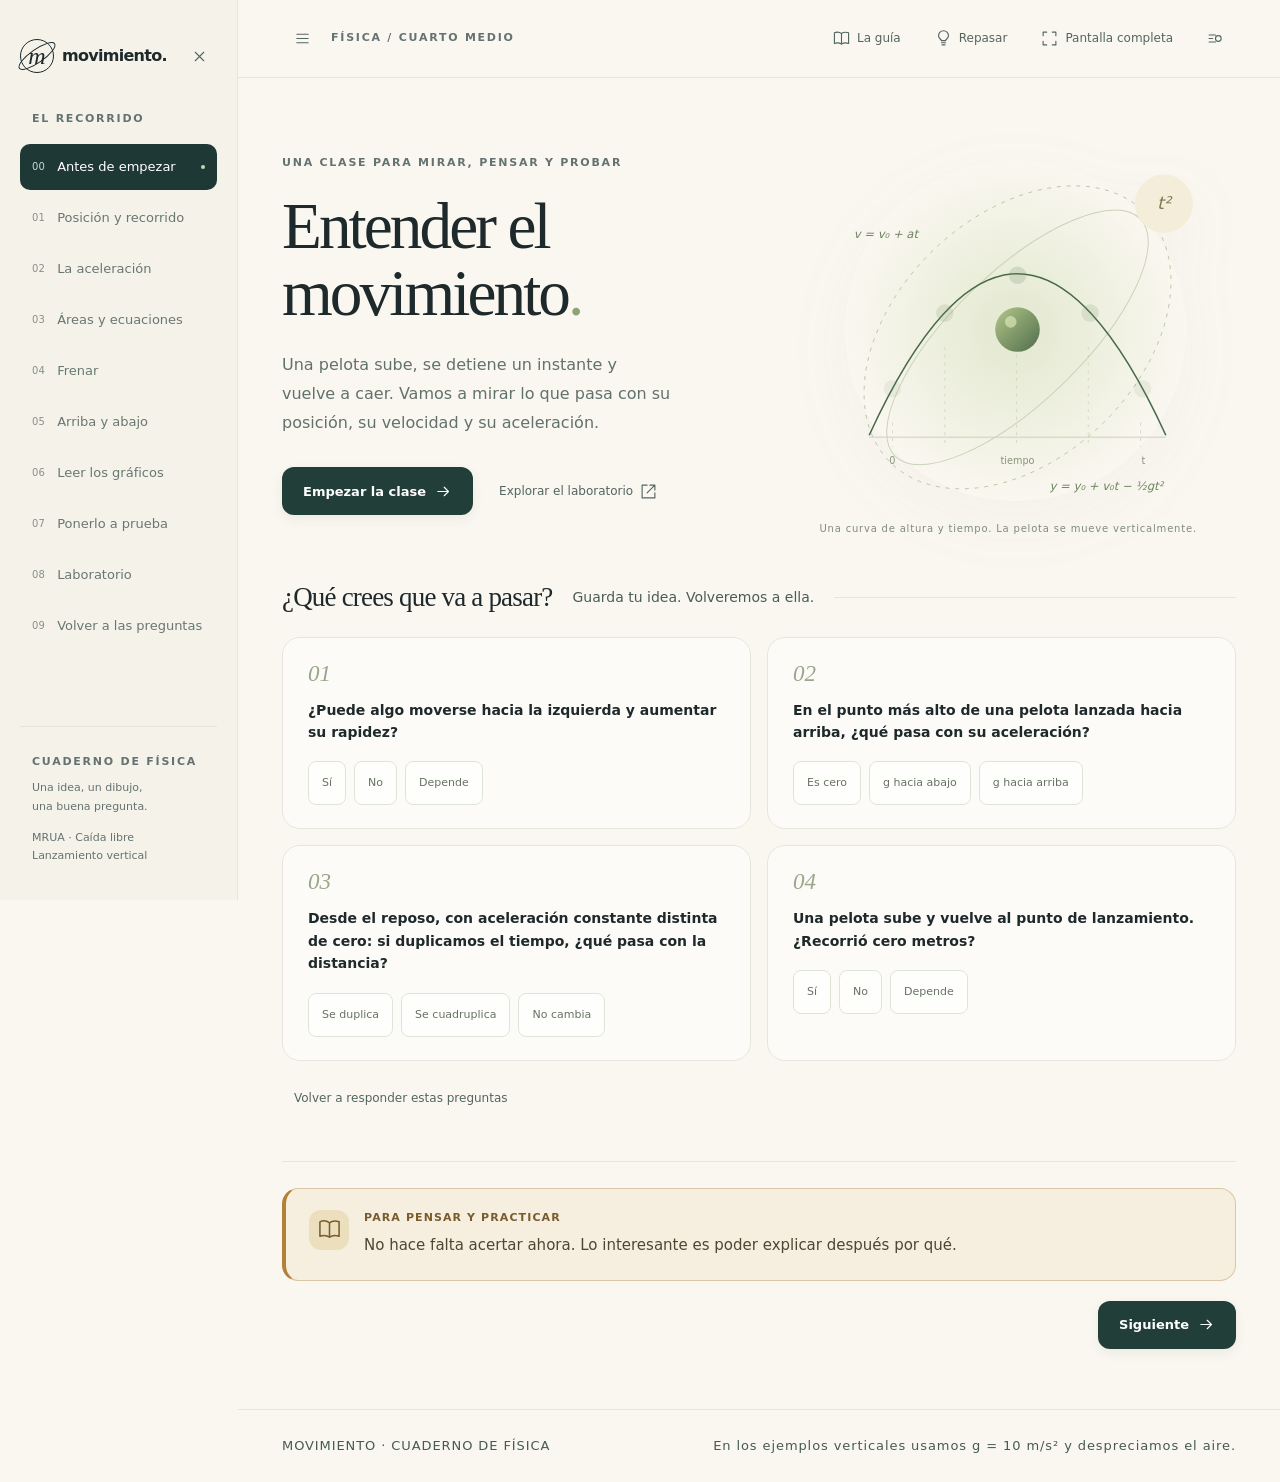
<file: fisica-temporal.html>
<!doctype html>
<html lang="es">
<head>
<meta charset="utf-8">
<meta name="viewport" content="width=device-width, initial-scale=1">
<meta name="theme-color" content="#faf7f0">
<meta name="description" content="Una clase de física para explorar el movimiento con gráficos, geometría y experimentos.">
<meta name="robots" content="noindex, nofollow">
<title>Movimiento · Cuaderno de física</title>
<link rel="icon" href="data:image/svg+xml,%3Csvg xmlns='http://www.w3.org/2000/svg' viewBox='0 0 64 64'%3E%3Crect width='64' height='64' rx='16' fill='%23233f35'/%3E%3Cpath d='M12 48Q32 4 52 48' fill='none' stroke='%23dce8c5' stroke-width='3'/%3E%3Ccircle cx='32' cy='26' r='5' fill='%23dce8c5'/%3E%3C/svg%3E">
<style>*,:after,:before{--tw-border-spacing-x:0;--tw-border-spacing-y:0;--tw-translate-x:0;--tw-translate-y:0;--tw-rotate:0;--tw-skew-x:0;--tw-skew-y:0;--tw-scale-x:1;--tw-scale-y:1;--tw-pan-x: ;--tw-pan-y: ;--tw-pinch-zoom: ;--tw-scroll-snap-strictness:proximity;--tw-gradient-from-position: ;--tw-gradient-via-position: ;--tw-gradient-to-position: ;--tw-ordinal: ;--tw-slashed-zero: ;--tw-numeric-figure: ;--tw-numeric-spacing: ;--tw-numeric-fraction: ;--tw-ring-inset: ;--tw-ring-offset-width:0px;--tw-ring-offset-color:#fff;--tw-ring-color:rgba(59,130,246,.5);--tw-ring-offset-shadow:0 0 #0000;--tw-ring-shadow:0 0 #0000;--tw-shadow:0 0 #0000;--tw-shadow-colored:0 0 #0000;--tw-blur: ;--tw-brightness: ;--tw-contrast: ;--tw-grayscale: ;--tw-hue-rotate: ;--tw-invert: ;--tw-saturate: ;--tw-sepia: ;--tw-drop-shadow: ;--tw-backdrop-blur: ;--tw-backdrop-brightness: ;--tw-backdrop-contrast: ;--tw-backdrop-grayscale: ;--tw-backdrop-hue-rotate: ;--tw-backdrop-invert: ;--tw-backdrop-opacity: ;--tw-backdrop-saturate: ;--tw-backdrop-sepia: ;--tw-contain-size: ;--tw-contain-layout: ;--tw-contain-paint: ;--tw-contain-style: }::backdrop{--tw-border-spacing-x:0;--tw-border-spacing-y:0;--tw-translate-x:0;--tw-translate-y:0;--tw-rotate:0;--tw-skew-x:0;--tw-skew-y:0;--tw-scale-x:1;--tw-scale-y:1;--tw-pan-x: ;--tw-pan-y: ;--tw-pinch-zoom: ;--tw-scroll-snap-strictness:proximity;--tw-gradient-from-position: ;--tw-gradient-via-position: ;--tw-gradient-to-position: ;--tw-ordinal: ;--tw-slashed-zero: ;--tw-numeric-figure: ;--tw-numeric-spacing: ;--tw-numeric-fraction: ;--tw-ring-inset: ;--tw-ring-offset-width:0px;--tw-ring-offset-color:#fff;--tw-ring-color:rgba(59,130,246,.5);--tw-ring-offset-shadow:0 0 #0000;--tw-ring-shadow:0 0 #0000;--tw-shadow:0 0 #0000;--tw-shadow-colored:0 0 #0000;--tw-blur: ;--tw-brightness: ;--tw-contrast: ;--tw-grayscale: ;--tw-hue-rotate: ;--tw-invert: ;--tw-saturate: ;--tw-sepia: ;--tw-drop-shadow: ;--tw-backdrop-blur: ;--tw-backdrop-brightness: ;--tw-backdrop-contrast: ;--tw-backdrop-grayscale: ;--tw-backdrop-hue-rotate: ;--tw-backdrop-invert: ;--tw-backdrop-opacity: ;--tw-backdrop-saturate: ;--tw-backdrop-sepia: ;--tw-contain-size: ;--tw-contain-layout: ;--tw-contain-paint: ;--tw-contain-style: }/*! tailwindcss v3.4.17 | MIT License | https://tailwindcss.com*/*,:after,:before{box-sizing:border-box;border:0 solid #e5e7eb}:after,:before{--tw-content:""}:host,html{line-height:1.5;-webkit-text-size-adjust:100%;-moz-tab-size:4;-o-tab-size:4;tab-size:4;font-family:ui-sans-serif,system-ui,sans-serif,Apple Color Emoji,Segoe UI Emoji,Segoe UI Symbol,Noto Color Emoji;font-feature-settings:normal;font-variation-settings:normal;-webkit-tap-highlight-color:transparent}body{line-height:inherit}hr{height:0;color:inherit;border-top-width:1px}abbr:where([title]){-webkit-text-decoration:underline dotted;text-decoration:underline dotted}h1,h2,h3,h4,h5,h6{font-size:inherit;font-weight:inherit}a{text-decoration:inherit}b,strong{font-weight:bolder}code,kbd,pre,samp{font-family:ui-monospace,SFMono-Regular,Menlo,Monaco,Consolas,Liberation Mono,Courier New,monospace;font-feature-settings:normal;font-variation-settings:normal;font-size:1em}small{font-size:80%}sub,sup{font-size:75%;line-height:0;position:relative;vertical-align:baseline}sub{bottom:-.25em}sup{top:-.5em}table{text-indent:0;border-color:inherit;border-collapse:collapse}button,input,optgroup,select,textarea{font-family:inherit;font-feature-settings:inherit;font-variation-settings:inherit;font-size:100%;font-weight:inherit;line-height:inherit;letter-spacing:inherit;color:inherit;margin:0;padding:0}button,select{text-transform:none}button,input:where([type=button]),input:where([type=reset]),input:where([type=submit]){-webkit-appearance:button;background-color:transparent;background-image:none}:-moz-focusring{outline:auto}:-moz-ui-invalid{box-shadow:none}progress{vertical-align:baseline}::-webkit-inner-spin-button,::-webkit-outer-spin-button{height:auto}[type=search]{-webkit-appearance:textfield;outline-offset:-2px}::-webkit-search-decoration{-webkit-appearance:none}::-webkit-file-upload-button{-webkit-appearance:button;font:inherit}summary{display:list-item}blockquote,dd,dl,figure,h1,h2,h3,h4,h5,h6,hr,p,pre{margin:0}fieldset{margin:0}fieldset,legend{padding:0}menu,ol,ul{list-style:none;margin:0;padding:0}dialog{padding:0}input::-moz-placeholder,textarea::-moz-placeholder{opacity:1;color:#9ca3af}input::placeholder,textarea::placeholder{opacity:1;color:#9ca3af}[role=button],button{cursor:pointer}:disabled{cursor:default}audio,canvas,embed,iframe,img,object,svg,video{display:block;vertical-align:middle}img,video{max-width:100%;height:auto}[hidden]:where(:not([hidden=until-found])){display:none}.\!visible{visibility:visible!important}.visible{visibility:visible}.end-1{inset-inline-end:.25rem}.mb-2{margin-bottom:.5rem}.mb-4{margin-bottom:1rem}.mb-5{margin-bottom:1.25rem}.ml-2{margin-left:.5rem}.mt-3{margin-top:.75rem}.mt-4{margin-top:1rem}.mt-5{margin-top:1.25rem}.mt-6{margin-top:1.5rem}.block{display:block}.flex{display:flex}.table{display:table}.grid{display:grid}.hidden{display:none}.h-6{height:1.5rem}.flex-1{flex:1 1 0%}.transform{transform:translate(var(--tw-translate-x),var(--tw-translate-y)) rotate(var(--tw-rotate)) skewX(var(--tw-skew-x)) skewY(var(--tw-skew-y)) scaleX(var(--tw-scale-x)) scaleY(var(--tw-scale-y))}.resize{resize:both}.flex-wrap{flex-wrap:wrap}.items-center{align-items:center}.justify-between{justify-content:space-between}.gap-2{gap:.5rem}.gap-3{gap:.75rem}.gap-4{gap:1rem}.p-5{padding:1.25rem}.px-3{padding-left:.75rem;padding-right:.75rem}.italic{font-style:italic}.invert{--tw-invert:invert(100%)}.filter,.invert{filter:var(--tw-blur) var(--tw-brightness) var(--tw-contrast) var(--tw-grayscale) var(--tw-hue-rotate) var(--tw-invert) var(--tw-saturate) var(--tw-sepia) var(--tw-drop-shadow)}:root{--paper:#faf7f0;--ink:#1e292b;--muted:#647372;--line:#e5e5dc;--blue:#3669c8;--green:#087f69;--orange:#c86632;--nav:238px;--serif:"Iowan Old Style","Palatino Linotype",Palatino,Georgia,serif}*{box-sizing:border-box}html{scroll-behavior:smooth}body{margin:0;background:var(--paper);color:var(--ink);font:16px/1.65 system-ui,-apple-system,Segoe UI,sans-serif;-webkit-font-smoothing:antialiased}button,input,select,textarea{font:inherit}a,button,input,select,textarea{-webkit-tap-highlight-color:transparent}button{cursor:pointer}button:disabled{cursor:default;opacity:.45}a{color:inherit}a:focus-visible,button:focus-visible,input:focus-visible,select:focus-visible,textarea:focus-visible{outline:3px solid #d6a44a;outline-offset:4px}input[type=range]{accent-color:var(--green);cursor:pointer;min-height:42px;width:100%}input[type=number],select,textarea{border:1px solid #d6ded6;border-radius:11px;background:#fff;padding:10px 12px;min-height:46px;color:var(--ink);max-width:100%}textarea{width:100%;resize:vertical;min-height:86px}input[type=number]{font-variant-numeric:tabular-nums;min-width:0}svg{display:block;max-width:100%;overflow:visible}svg text{font-family:system-ui,-apple-system,Segoe UI,sans-serif;font-variant-numeric:tabular-nums}.serif{font-family:var(--serif);font-weight:400;letter-spacing:-.045em}.eyebrow{text-transform:uppercase;letter-spacing:.16em;font-size:11px;font-weight:650;color:var(--muted)}.mono{font-variant-numeric:tabular-nums}.skip{position:fixed;top:-60px;left:20px;background:#fff;padding:12px;z-index:99}.skip:focus{top:10px}.sidebar{position:fixed;inset:0 auto 0 0;width:var(--nav);border-right:1px solid var(--line);background:#f4f2e9;padding:34px 20px;z-index:40;display:flex;flex-direction:column}.brand{display:flex;gap:10px;align-items:center;text-decoration:none;margin:0 12px 42px}.brand-symbol{width:34px;height:34px;border:1px solid var(--ink);border-radius:50%;display:grid;place-items:center;position:relative;font:italic 24px var(--serif)}.brand-symbol:after{content:"";position:absolute;width:44px;height:14px;border:1px solid var(--ink);border-radius:50%;transform:rotate(-35deg)}.brand-word{font-size:18px;font-weight:650;letter-spacing:-.045em}.nav-links{display:grid;gap:5px}.nav-link{min-height:46px;border:0;background:transparent;text-align:left;border-radius:10px;padding:10px 12px;display:flex;align-items:center;gap:12px;color:#697773;font-size:13px;transition:background .22s,color .22s,transform .22s}.nav-link .nav-number{font-size:10px;letter-spacing:.02em;color:#89918a}.nav-link:hover{background:#eaece2;color:var(--ink);transform:translateX(2px)}.nav-link.active{background:#1e3935;color:#fff}.nav-link.active .nav-number{color:#c4dcd3}.nav-dot{width:4px;height:4px;background:#c2d7b7;margin-left:auto;border-radius:50%}.sidebar-foot{margin-top:auto;padding:26px 12px 0;border-top:1px solid var(--line);font-size:11px;line-height:1.7;color:var(--muted)}.main-wrap{margin-left:var(--nav);min-height:100vh}.topbar{height:78px;padding:0 44px;border-bottom:1px solid var(--line);display:flex;align-items:center;justify-content:space-between;gap:12px}.topbar-actions{display:flex;gap:10px}.quiet-button{min-height:44px;border:0;background:none;color:#536560;font-size:12px;padding:8px 12px;border-radius:9px;display:inline-flex;align-items:center;justify-content:center;gap:7px;transition:background .2s}.quiet-button:hover{background:#e9ede1}.menu-button{display:none}.content{max-width:1260px;margin:auto;padding:48px 44px 60px}.page-enter{animation:page-in .42s cubic-bezier(.2,.7,.2,1) both}@keyframes page-in{0%{opacity:0;transform:translateY(12px)}to{opacity:1;transform:translateY(0)}}.page-exit{opacity:0;transform:translateY(5px);transition:opacity .15s,transform .15s}.hero{display:grid;grid-template-columns:1.05fr 1fr;gap:20px;align-items:center;min-height:390px}.hero h1{font-size:clamp(48px,5.1vw,79px);line-height:1.03;margin:18px 0 24px}.hero-description{color:#61716b;max-width:390px;font-size:16px;line-height:1.8}.hero-actions{display:flex;gap:14px;align-items:center;flex-wrap:wrap;margin-top:30px}.chip,.primary,.secondary{border-radius:12px;border:1px solid transparent;min-height:48px;padding:11px 20px;display:inline-flex;align-items:center;justify-content:center;gap:9px;transition:background .2s,transform .2s,box-shadow .2s;font-weight:550;font-size:13px}.primary{background:#213f38;color:#fff;box-shadow:0 4px 12px #1e393512}.primary:hover{background:#306153;transform:translateY(-2px);box-shadow:0 6px 18px #1e393524}.chip:active,.primary:active,.secondary:active{transform:translateY(0) scale(.98)}.secondary{background:#fff9;border-color:#d5ded3;color:#314c41}.secondary:hover{background:#fff;transform:translateY(-1px)}.chip{font-size:12px;background:transparent;border-color:#dbe2d8;min-height:42px;padding:8px 13px;border-radius:9px;color:#5c6d63}.chip.active{background:#e6eee1;color:#253f34;border-color:#c0d0b6}.hero-art{position:relative;min-width:0}.hero-art svg{width:100%;filter:drop-shadow(0 20px 30px #6775630c)}.hero-orbit{stroke-dasharray:4 6;animation:orbit-dash 45s linear infinite}@keyframes orbit-dash{to{stroke-dashoffset:-180}}.hero-ball{animation:hero-rise 6s ease-in-out infinite;transform-origin:center}@keyframes hero-rise{0%,to{transform:translateY(70px)}50%{transform:translateY(-65px)}}.hero-art-note{font-size:10px;letter-spacing:.08em;color:#7f8c7a;text-align:center;margin-top:-12px}.section-rule{display:flex;align-items:center;gap:20px;margin:44px 0 24px}.section-rule:after{content:"";height:1px;background:var(--line);flex:1}.section-rule h2{font:400 27px var(--serif);letter-spacing:-.03em;white-space:nowrap}.small-note{font-size:12px;color:var(--muted)}.prediction-grid{display:grid;grid-template-columns:repeat(2,minmax(0,1fr));gap:16px}.prediction-card{background:#fff8;border:1px solid var(--line);border-radius:18px;padding:23px 25px;transition:background .25s,border .25s}.prediction-card:has(.choice.selected){background:#f0f4e8;border-color:#cbd9bf}.question-number{font:italic 23px var(--serif);color:#99a68b;display:block;margin-bottom:12px}.prediction-card h3{font-size:14px;font-weight:550;line-height:1.6;margin:0 0 18px}.choices{display:flex;gap:8px;flex-wrap:wrap}.choice{min-height:44px;border:1px solid #dfe4d9;border-radius:8px;padding:8px 13px;font-size:11px;background:#fff9;color:#667262;transition:.2s}.choice:hover{border-color:#8dada0}.choice.selected{background:#315c4b;color:#fff;border-color:#315c4b}.chapter-header{margin-bottom:28px;max-width:760px}.chapter-header h1{font-size:clamp(38px,4vw,58px);line-height:1.12;margin:14px 0 16px}.chapter-header p{max-width:640px;color:#627169;font-size:15px;line-height:1.85}.step-tabs{display:flex;gap:7px;flex-wrap:wrap;margin:24px 0}.step-tab{padding:9px 13px;border:1px solid #dce1d4;border-radius:10px;background:#ffffff60;min-height:44px;font-size:12px;color:#65715f;transition:.2s}.step-tab:hover{background:#fff}.step-tab.active{background:#28493c;color:#fff;border-color:#28493c}.lesson-layout{display:grid;grid-template-columns:minmax(0,1fr) 280px;gap:25px;align-items:start}.panel{background:#fff9;border:1px solid var(--line);border-radius:22px;overflow:hidden;box-shadow:0 5px 22px #243d291f}.panel-header{padding:18px 22px;display:flex;justify-content:space-between;align-items:center;gap:12px;border-bottom:1px solid #edf0e7}.panel-label{font-size:10px;letter-spacing:.14em;text-transform:uppercase;font-weight:650;color:#7c8b7c}.live-pill{display:inline-flex;align-items:center;gap:6px;font-size:10px;background:#e7eee1;color:#49624b;padding:5px 9px;border-radius:20px}.live-pill:before{content:"";width:5px;height:5px;border-radius:50%;background:#76a26d}.stage{padding:12px 20px 0;background:linear-gradient(180deg,#f5f8efb0,#ffffff50)}.scene-svg{width:100%;height:auto}.metrics{display:grid;grid-template-columns:repeat(3,1fr);gap:1px;background:#e8ede2;border-top:1px solid #e5eadd;border-bottom:1px solid #e5eadd}.metric{background:#fcfcf7;padding:14px 17px;min-width:0}.metric small{display:block;font-size:10px;color:#7c897b;letter-spacing:.06em}.metric b{font:400 26px var(--serif);display:block;white-space:nowrap;letter-spacing:-.03em;font-variant-numeric:tabular-nums}.metric b span{font:10px system-ui;color:#6c7c6a;margin-left:5px}.metric.x b{color:var(--blue)}.metric.v b{color:var(--green)}.metric.a b{color:var(--orange)}.sim-toolbar{padding:16px 18px;display:flex;align-items:center;gap:12px;flex-wrap:wrap}.play-button{width:46px;height:46px;border-radius:50%;background:#224b3c;border:0;color:#fff;display:grid;place-items:center;flex:none;transition:.2s}.play-button:hover{transform:scale(1.05);background:#376b53}.icon-button{background:transparent;border:1px solid #dae3d5;border-radius:9px;width:42px;height:44px;display:grid;place-items:center;color:#64755d;transition:background .2s;flex:none}.icon-button:hover{background:#eef2e7}.time-control{flex:1;min-width:100px;display:flex;align-items:center;gap:10px}.time-control output{font-size:12px;white-space:nowrap;min-width:52px;text-align:right}.time-control input{height:34px}.speed-select{min-height:40px;padding:5px 8px;font-size:11px;width:67px}.time-step{font-size:10px;border:0;min-height:40px;background:none;padding:7px;color:#71826a}.graph-tabs{display:flex;align-items:center;gap:5px;padding:0 20px 8px;flex-wrap:wrap}.graph-tab{border:0;border-radius:8px;min-height:40px;padding:8px 13px;background:none;color:#7c8677;font-size:11px;transition:.2s}.graph-tab.active{background:#edf1e7;color:#263f36;font-weight:600}.chart-wrap{padding:0 12px 10px;min-width:0}.chart-svg{width:100%;height:auto}.chart-svg text{font-size:10px;fill:#6c7b6f}.chart-svg .chart-title{font-size:11px;fill:#3e5648;font-weight:550}.sim-under{display:flex;gap:12px;padding:12px 20px 18px;border-top:1px solid #edf0e7;justify-content:space-between;flex-wrap:wrap;font-size:11px;color:#6b7d64}.lesson-note{background:#eaf0e1;border:1px solid #dae6cd;padding:22px;border-radius:18px}.lesson-note h3{font:400 25px var(--serif);line-height:1.25;letter-spacing:-.025em;margin:0 0 14px}.lesson-note p{font-size:13px;line-height:1.85;color:#566949}.lesson-note p:last-child{margin-bottom:0}.formula{font:italic 25px/1.5 var(--serif);letter-spacing:0;color:#274f40;padding:15px 0;overflow-wrap:anywhere}.formula.sm{font-size:21px}.formula b{font-weight:400}.frac{display:inline-flex;flex-direction:column;vertical-align:middle;text-align:center;line-height:1.2;margin:0 3px;font-size:.8em}.frac>span:first-child{padding:0 5px 3px;border-bottom:1px solid}.frac>span:last-child{padding:3px 5px 0}.callout{border-left:2px solid #acb595;padding-left:15px;color:#657556;font-size:12px}.aside-stack{display:grid;gap:15px}.parameter-card{border:1px solid var(--line);border-radius:18px;padding:19px;background:#fff8}.parameter-card h3{font-size:12px;font-weight:600;margin:0 0 16px}.parameter-row{margin-bottom:14px}.parameter-row:last-child{margin-bottom:0}.parameter-row label{display:flex;justify-content:space-between;align-items:center;font-size:11px;color:#60705d;gap:8px}.parameter-row input[type=number]{width:86px;font-size:12px;min-height:36px;padding:5px 8px}.parameter-row input[type=range]{min-height:30px}.check-label{font-size:12px;display:flex;gap:8px;align-items:center;cursor:pointer;min-height:40px;color:#526b52}.check-label input{accent-color:var(--green);width:16px;height:16px}.status-line{font-size:11px;color:#516b4b;padding-top:12px;border-top:1px solid var(--line);min-height:40px}.table-wrap{overflow-x:auto;border-radius:16px;border:1px solid var(--line);margin-top:22px;background:#fff9}.table-wrap table{border-collapse:collapse;width:100%;font-size:12px;font-variant-numeric:tabular-nums}.table-wrap td,.table-wrap th{padding:12px 16px;text-align:right;white-space:nowrap;border-bottom:1px solid #edf0e8}.table-wrap th{background:#f1f4e9;color:#758068;font-weight:500;font-size:10px}.table-wrap td:first-child,.table-wrap th:first-child{text-align:left}.table-wrap tr:last-child td{border-bottom:0}.table-wrap tr.current td{background:#e7efe0}.table-wrap td.value-x{color:var(--blue)}.table-wrap td.value-v{color:var(--green)}.table-wrap caption{text-align:left;font-size:11px;padding:12px 16px;color:#677a5d}.reveal{border:1px solid #dce2d3;border-radius:14px;background:#fff8;overflow:hidden;margin-top:16px}.reveal-toggle{display:flex;gap:10px;align-items:center;justify-content:space-between;width:100%;text-align:left;min-height:48px;padding:15px 18px;font-size:12px;color:#47623f;border:0;background:none}.reveal-toggle svg{transition:transform .3s}.reveal.open .reveal-toggle svg{transform:rotate(45deg)}.reveal-body{display:grid;grid-template-rows:0fr;transition:grid-template-rows .4s ease}.reveal.open .reveal-body{grid-template-rows:1fr}.reveal-body>div{overflow:hidden}.reveal-content{padding:0 18px 18px;font-size:13px;color:#607157;line-height:1.9}.reveal-content .formula{font-size:22px}.lesson-footer{justify-content:space-between;gap:15px;align-items:center;border-top:1px solid var(--line);padding-top:26px;margin-top:40px}.practice-cue{font-size:11px;color:#7c8b71;max-width:400px}.cards-grid{display:grid;grid-template-columns:repeat(2,minmax(0,1fr));gap:18px}.topic-card{padding:24px;border:1px solid var(--line);border-radius:18px;background:#fff8}.topic-card h3{font:400 26px var(--serif);letter-spacing:-.03em;margin:0 0 15px}.topic-card p{font-size:13px;color:#66755f;line-height:1.9}.diagram-panel{background:#fff9;border:1px solid var(--line);padding:20px;border-radius:22px}.diagram-panel svg:not(.icon){width:100%;height:auto}.trap-piece{transform-origin:340px 130px;transition:transform 1.25s cubic-bezier(.4,0,.15,1)}.math-row{display:flex;align-items:center;gap:10px;flex-wrap:wrap}.math-step{padding:14px 17px;border-left:2px solid #c4d0b4;margin:12px 0;background:#f0f3e8;border-radius:0 10px 10px 0}.math-step small{font-size:11px;color:#71836a}.math-step .formula{padding:4px 0}.term{background:none;border:0;padding:3px 5px;border-radius:7px;color:inherit;font:inherit;transition:background .25s}.term.active{background:#dce9c8}.term-x{color:var(--blue)}.term-a{color:var(--orange)}.galileo-triangle{transition:opacity .5s,transform .5s}.sign-grid{display:grid;grid-template-columns:repeat(2,1fr);gap:10px;margin:20px 0}.sign-card{border:1px solid #d6dece;background:#fff;border-radius:13px;padding:17px;color:#4b6548;min-height:85px;transition:.25s}.sign-card.active{background:#e7efdd;border-color:#9ab98c}.sign-card small{display:block;font-size:11px;color:#7a8870}.sign-card strong{font:400 20px var(--serif)}.challenge-bar{padding:22px;background:#233d34;color:#fff;border-radius:18px;margin-bottom:20px;display:flex;align-items:center;gap:18px;flex-wrap:wrap}.challenge-bar h3{font:400 25px var(--serif);letter-spacing:-.03em;margin:0 0 5px}.challenge-bar p{font-size:12px;color:#c5d3bc;margin:0}.challenge-input{display:flex;gap:8px;align-items:center;flex-wrap:wrap}.challenge-input input{width:105px;background:#fff;color:#1e3935;border:0}.challenge-bar .primary{background:#d4e0b8;color:#254132}.feedback{padding:14px 18px;border:1px solid #d4dfc8;background:#eff5e7;border-radius:12px;font-size:13px;color:#46603b;margin-top:15px;animation:page-in .25s both}.feedback.error{background:#fbefe7;border-color:#efd2be;color:#925230}.graph-question svg{max-height:190px}.graph-question .choice{width:100%;justify-content:flex-start;text-align:left;margin:4px 0;font-size:12px}.guide-list{display:grid;gap:8px;margin-top:20px}.guide-item{border:1px solid #e0e5d8;background:#fff8;border-radius:12px;overflow:hidden}.guide-item summary{padding:15px 18px;cursor:pointer;font-size:12px;list-style:none;display:flex;align-items:center;gap:12px;min-height:50px}.guide-item summary::-webkit-details-marker{display:none}.guide-item summary:after{content:"+";margin-left:auto;font-size:19px;color:#829477}.guide-item[open] summary:after{content:"−"}.guide-item summary span{font-size:10px;font-weight:600;color:#7d8e72;min-width:40px}.guide-detail{padding:0 18px 18px;font-size:13px;color:#637259;line-height:1.8}.guide-detail .secondary{margin-top:10px;font-size:11px;min-height:42px}.equation-map{display:grid;grid-template-columns:repeat(5,1fr);gap:8px;margin:20px 0}.variable-picker{text-align:center;padding:15px 5px;background:#fff;border:1px solid #e0e5d9;border-radius:12px}.variable-picker b{font:italic 24px var(--serif);display:block;margin-bottom:10px}.variable-picker select{font-size:10px;min-height:39px;width:100%;padding:5px}.equation-card{display:flex;align-items:center;justify-content:space-between;gap:12px;padding:14px 19px;background:#fff;border:1px solid #e0e5d9;border-radius:13px;margin:8px 0;transition:.3s}.equation-card.highlight{background:#e8f2dd;border-color:#a6bf90;box-shadow:0 0 0 2px #cee2b460}.equation-card .formula{padding:0;font-size:23px}.equation-card small{font-size:10px;color:#809073;text-align:right}.classify-grid{display:grid;gap:12px}.classify-card{display:flex;justify-content:space-between;gap:12px;align-items:center;background:#fff9;border:1px solid #dee5d4;border-radius:12px;padding:12px 16px;font-size:12px}.classify-card select{font-size:11px;width:150px}.experimental-table input{width:100px;min-height:38px;padding:5px 8px;font-size:12px}.experimental-table .row-g{font-size:13px;color:var(--green)}.tabulation-inputs{display:grid;grid-template-columns:repeat(7,1fr);gap:8px}.tabulation-inputs label{text-align:center;font-size:11px;color:#6b7b5d}.tabulation-inputs input{width:100%;margin-top:7px;font-size:12px;padding:6px}.tabulation-inputs input.correct{border-color:#83aa70;background:#ecf4e6}.tabulation-inputs input.wrong{border-color:#d69572;background:#fff2e9}.modal-backdrop{position:fixed;inset:0;background:#1b2e24a1;-webkit-backdrop-filter:blur(5px);backdrop-filter:blur(5px);z-index:80;display:grid;place-items:center;padding:20px;animation:page-in .2s both}.modal{background:var(--paper);border:1px solid #fff6;box-shadow:0 30px 100px #10221740;max-width:760px;width:100%;max-height:85vh;overflow-y:auto;border-radius:24px;padding:30px}.modal h2{font:400 38px var(--serif);letter-spacing:-.03em;margin:0}.modal .cards-grid{gap:14px}.modal .topic-card{padding:20px}.modal-close{float:right}.page-end{border-top:1px solid var(--line);padding:25px 44px;display:flex;gap:20px;justify-content:space-between;font-size:10px;letter-spacing:.07em;color:#839076}.toast{position:fixed;bottom:24px;left:calc(50% + var(--nav)/2);transform:translateX(-50%);padding:10px 20px;background:#254d3e;color:#fff;border-radius:30px;font-size:12px;z-index:90;box-shadow:0 5px 25px #172f2422;animation:page-in .2s both}.chip-count{background:#e7eee0;border-radius:30px;padding:5px 11px;font-size:10px;color:#637657}.review-answer{margin-top:12px;font-size:13px;color:#59784b}.scroll-hint{font-size:10px;color:#88937c}.icon{width:17px;height:17px;flex:none}.board-empty{display:grid;place-items:center;min-height:230px;padding:30px;text-align:center;color:#64745a;font-size:13px}.line-target{stroke:#c18f3f;stroke-width:2;stroke-dasharray:5 5}.cue-buttons{display:flex;gap:7px;flex-wrap:wrap;margin-top:15px}.slope-controls{display:grid;grid-template-columns:repeat(2,1fr);gap:14px}.slope-controls label{font-size:11px;color:#6e7c61}.result-big{font:400 38px var(--serif);letter-spacing:-.03em;color:#315b42}.line-divider{height:1px;background:var(--line);margin:25px 0}.rich-list{padding-left:18px;font-size:13px;color:#617259;line-height:2}.science-readings{display:grid;grid-template-columns:repeat(2,minmax(0,1fr));gap:15px}.summary-prediction{padding:24px;border:1px solid var(--line);border-radius:18px;background:#fff8}.summary-prediction h3{font:400 24px var(--serif);line-height:1.4;margin:0 0 15px;letter-spacing:-.025em}.summary-prediction .saved{font-size:11px;color:#7d8e71}.screen-reader{position:absolute;width:1px;height:1px;padding:0;margin:-1px;overflow:hidden;clip:rect(0,0,0,0);white-space:nowrap;border:0}@media(min-width:1450px){.lesson-layout{grid-template-columns:minmax(0,1fr) 310px}.content{padding-top:56px}}@media(max-width:1180px){:root{--nav:210px}.topbar{padding:0 30px}.content{padding:35px 30px 50px}.lesson-layout{grid-template-columns:minmax(0,1fr) 235px;gap:18px}.hero h1{font-size:58px}.lesson-note,.parameter-card{padding:18px}.sidebar{padding:30px 15px}.metric b{font-size:23px}}@media(max-width:1000px){.hero{min-height:330px}.hero h1{font-size:50px}.hero-description{font-size:14px}.sidebar{padding:25px 12px}.sidebar-foot{padding:20px 8px 0}.nav-link{font-size:12px;gap:9px}.brand{margin-left:8px}.hero-art-note{margin-top:0}}@media(max-width:800px){:root{--nav:0px}.sidebar{transform:translateX(-100%);width:245px;transition:transform .32s ease;box-shadow:15px 0 60px #1e393515}.sidebar.mobile-open{transform:translateX(0)}.menu-button{display:inline-flex}.topbar{height:68px;padding:0 22px}.topbar .eyebrow{font-size:9px;letter-spacing:.12em}.content{padding:30px 24px 45px}.hero{gap:5px;grid-template-columns:1.1fr 1fr}.hero h1{font-size:57px}.hero-description{font-size:15px}.page-end{padding:20px 24px}.toast{left:50%}.sidebar-foot{font-size:11px}}@media(max-width:600px){body{font-size:15px}.content{padding:25px 18px 40px}.topbar{padding:0 12px}.topbar .eyebrow{display:none}.topbar-actions{gap:0}.hero{grid-template-columns:1fr;gap:0;min-height:0}.hero h1{font-size:57px;max-width:350px;margin-bottom:20px}.hero-description{max-width:330px;font-size:14px}.hero-art{margin-top:18px;max-width:380px;justify-self:center;width:100%}.hero-art svg{max-height:270px}.hero-actions{margin-top:22px}.section-rule{margin-top:30px}.section-rule h2{font-size:24px;white-space:normal}.cards-grid,.prediction-grid,.science-readings{grid-template-columns:1fr}.prediction-card{padding:21px}.aside-stack{grid-template-columns:1fr}.chapter-header h1{font-size:40px}.chapter-header p{font-size:14px}.panel-header{padding:16px}.stage{padding:10px 8px 0}.metric{padding:12px}.metric b{font-size:23px}.sim-toolbar{gap:7px;padding:12px}.time-control{min-width:125px}.time-step{padding:5px}.graph-tabs{padding:0 12px 8px}.chart-wrap{padding:0 4px 5px}.equation-map{grid-template-columns:repeat(3,1fr)}.equation-card{padding:13px}.equation-card .formula{font-size:21px}.challenge-bar{padding:20px;gap:15px}.tabulation-inputs{grid-template-columns:repeat(4,1fr)}.classify-card{flex-wrap:wrap}.modal{padding:22px}.modal h2{font-size:32px}.lesson-footer{align-items:flex-start}.page-end{padding:20px 18px;flex-wrap:wrap}.lesson-note h3{font-size:26px}.formula{font-size:24px}.diagram-panel{padding:12px}.slope-controls{gap:8px}.table-wrap td,.table-wrap th{padding:10px 12px}}@media(prefers-reduced-motion:reduce){html{scroll-behavior:auto}*,:after,:before{animation-duration:.01ms!important;animation-iteration-count:1!important;transition-duration:.01ms!important}.hero-ball{transform:translateY(0)}}@media print{.lesson-footer,.modal-backdrop,.page-end,.sidebar,.sim-toolbar,.toast,.topbar{display:none}.main-wrap{margin:0}.content{padding:0}.lesson-note,.panel,.topic-card{box-shadow:none;-moz-column-break-inside:avoid;break-inside:avoid}body{background:#fff}}.reduce-motion *,.reduce-motion :after,.reduce-motion :before{animation-duration:.01ms!important;animation-iteration-count:1!important;transition-duration:.01ms!important}.reduce-motion .hero-ball{transform:translateY(0)}.lesson-layout>*{min-width:0}.table-wrap{max-width:100%}.discussion-prompts{border-top:1px solid var(--line);padding-top:24px}.discussion-prompts h3{font:400 27px/1.3 var(--serif);letter-spacing:-.025em;margin:10px 0 20px}.discussion-prompts ol{list-style:none;padding:0;margin:0 0 18px;display:grid;gap:18px}.discussion-prompts li{display:flex;align-items:flex-start;gap:15px}.discussion-number{font:italic 23px/1.3 var(--serif);color:#8d9f79;flex:none}.discussion-prompts h4{font-size:13px;font-weight:600;line-height:1.55;margin:0 0 5px}.discussion-prompts li p{font-size:13px;line-height:1.8;color:#617259;margin:0}@media(max-width:1120px){.main-wrap{margin-left:0}.sidebar{width:245px;transform:translateX(-100%);box-shadow:15px 0 60px #1e393515}.sidebar.mobile-open{transform:translateX(0)}.toast{left:50%}}@media(max-width:600px){.aside-stack{grid-template-columns:minmax(0,1fr)}.chart-svg text{font-size:13px}.chart-svg .chart-title{font-size:14px}}.small-note{font-size:14px;line-height:1.75;color:#485d55}.comment-label{display:block;font-size:11px;line-height:1.4;font-weight:700;letter-spacing:.1em;text-transform:uppercase;color:#49695e;margin-bottom:7px}.comment-icon{width:40px;height:40px;display:grid;place-items:center;flex:none;background:#dfeade;border-radius:12px;color:#284d40}.comment-icon .icon{width:23px;height:23px}.reveal{margin-top:24px;border:1px solid #bdcdbf;border-left:4px solid #4b806c;background:#f0f5ed;border-radius:16px;box-shadow:0 3px 12px #254b3910}.reveal-toggle{padding:18px 20px;min-height:80px;color:#244337;font-size:16px;font-weight:600;gap:15px}.explanation-heading{display:flex;align-items:center;gap:14px;min-width:0}.explanation-title{display:block;line-height:1.45}.reveal-toggle .comment-icon svg,.reveal.open .reveal-toggle .comment-icon svg{transform:none}.reveal-toggle>.icon{width:21px;height:21px}.reveal-toggle:hover{background:#e7f0e3}.reveal-content{padding:0 24px 23px;font-size:15px;color:#354d40;line-height:1.85}.reveal-content p+p{margin-top:13px}.reveal-content .formula{font-size:25px}.lesson-footer{display:flex;flex-wrap:wrap;gap:20px}.practice-cue{display:flex;align-items:flex-start;gap:15px;flex:0 0 100%;max-width:none;padding:21px 23px;border:1px solid #d9c8a5;border-left:4px solid #b18138;border-radius:16px;background:#f6efdf;color:#4d4635;font-size:15px;line-height:1.8}.practice-cue .comment-icon{background:#ecdfbd;color:#795b2c}.practice-cue .comment-label{color:#795b2c}.practice-cue p{margin:0;max-width:780px}.lesson-footer>div:first-of-type{margin-right:auto}.callout{font-size:14px;line-height:1.8;background:#f7f9f0;border:1px solid #cad7ba;border-left:3px solid #7f9b60;border-radius:0 10px 10px 0;padding:13px 15px;color:#3e563d;margin:18px 0}.position-slope-reading{margin:14px 8px 10px;padding:17px 19px;border:1px solid #d9c2af;border-left:4px solid #c86632;border-radius:12px;background:#fbf1e7;color:#513f31;font-size:14px;line-height:1.85}.position-slope-reading .comment-label{color:#985329}.sim-under{font-size:13px;color:#415a47;background:#f3f7ed;padding:15px 20px;gap:15px}.discussion-prompts h4{font-size:15px;color:#294636}.discussion-prompts li p{font-size:15px;color:#405745}.sign-panel{background:#f6f8ef;border-color:#c5d5bb;padding:18px}.sign-panel h3{font:400 24px/1.2 var(--serif);margin-bottom:14px;color:#294b3d}.sign-panel .sign-grid{margin:0;gap:9px}.sign-panel .sign-card{padding:12px 6px;min-height:108px;color:#35503e}.sign-panel .sign-card strong{font-size:22px;line-height:1.35}.sign-panel .sign-card small{font-size:12px;line-height:1.4;color:#4e6353;margin-top:7px}.sign-panel .sign-card.active{background:#dfead4;border:2px solid #5b8352;padding:11px 5px}.sign-response{background:#fff;border-left:3px solid #5b8352;padding:13px;margin:15px 0 0;border-radius:0 9px 9px 0;font-size:14px;line-height:1.75;color:#2f4b3b}@media(max-width:600px){.reveal-toggle{padding:16px 14px;font-size:16px}.reveal-content{padding:0 17px 20px}.practice-cue{padding:18px 15px;gap:12px}.comment-icon{width:35px;height:35px}.explanation-heading{gap:11px}.position-slope-reading{margin:12px 5px;padding:15px}.sign-panel .sign-card{min-height:100px}}.page-end{line-height:1.7;color:#455b51}.page-end,.page-end .small-note{font-size:13px}.geometry-details{margin-top:20px;border:1px solid #cbd8c8;border-radius:18px;padding:22px;background:#f5f8ef}.sim-help{margin:0;padding:0 20px 10px;font-size:11px;line-height:1.75;color:#627463}.geometry-intro{font-size:15px;line-height:1.8;color:#2f493c}.geometry-intro p{margin:7px 0 17px}.geometry-time-controls{display:flex;gap:8px;flex-wrap:wrap;align-items:center;margin-bottom:20px;font-size:14px;color:#365344}.geometry-calculations{display:grid;grid-template-columns:1fr 1fr;gap:13px}.geometry-piece{padding:16px;border-radius:12px;background:#fff;font-size:14px;line-height:1.75;border-left:4px solid}.geometry-piece.rectangle{border-color:#3669c8;color:#2c5192}.geometry-piece.triangle{border-color:#c86632;color:#904820}.geometry-piece .comment-label{color:inherit;font-size:11px;letter-spacing:.04em}.geometry-piece strong{display:block;font:400 29px var(--serif);margin-top:9px}.geometry-position{padding:17px 0 0;color:#2f493c;font-size:15px;line-height:1.9}.geometry-formula{font-size:23px}@media(max-width:600px){.geometry-details{padding:17px}.geometry-calculations{grid-template-columns:1fr}}.fullscreen-view .main-wrap{margin-left:0}.fullscreen-view .sidebar{width:245px;transform:translateX(-100%);transition:transform .32s ease}.fullscreen-view .sidebar.mobile-open{transform:translateX(0)}.fullscreen-view .menu-button{display:inline-flex}.fullscreen-view .topbar{position:sticky;top:0;z-index:50;background:var(--paper)}.fullscreen-view .toast{left:50%}@media(max-width:600px){.fullscreen-label{display:none}}.menu-button{display:inline-flex}.sidebar-heading{display:flex;align-items:center;justify-content:space-between;gap:6px;margin-bottom:32px}.sidebar-heading .brand{margin:0;gap:8px}.sidebar-heading .brand-word{font-size:16px}.sidebar-close{width:36px;min-width:36px;padding:6px;flex:none}.sidebar{z-index:60;transition:transform .32s ease}.main-wrap{transition:margin-left .32s ease}.sidebar-collapsed .sidebar{transform:translateX(-100%)}.sidebar-collapsed .sidebar.mobile-open{transform:translateX(0)}.sidebar-collapsed .main-wrap{margin-left:0}.sidebar-collapsed .toast{left:50%}.parameter-intro{font-size:12px;line-height:1.6;margin:0 0 14px}@media(min-width:700px) and (max-width:1180px){.topbar{height:64px;padding:0 20px}.topbar-actions{gap:3px}.content{padding:24px 20px 40px}.chapter-header{margin-bottom:16px}.chapter-header h1{font-size:clamp(34px,4vw,46px);margin:8px 0 10px}.chapter-header p{font-size:14px;line-height:1.65}.step-tabs{gap:6px;margin:16px 0}.lesson-layout{grid-template-columns:minmax(0,1fr) 250px;gap:16px}.aside-stack{grid-template-columns:minmax(0,1fr);gap:12px}.panel-header{padding:12px 16px}.stage{padding:8px 12px 0}.scene-svg{max-height:215px}.metric{padding:10px 12px}.metric b{font-size:24px}.sim-toolbar{padding:10px 12px;gap:7px}.time-control{min-width:110px}.graph-tabs{padding:0 12px 4px}.graph-tab{padding:7px 10px}.sim-help{padding:0 14px 8px}.chart-wrap{padding:0 8px 8px}.chart-svg text{font-size:13px}.chart-svg .chart-title{font-size:14px}.sim-under{font-size:12px;padding:10px 14px;gap:8px}.lesson-note,.parameter-card{padding:16px}.parameter-card h3{margin-bottom:12px}.parameter-row{margin-bottom:10px}.parameter-row label{font-size:12px}.parameter-row input[type=number]{min-height:42px}.parameter-row input[type=range]{min-height:36px}.lesson-note h3{font-size:24px;margin-bottom:10px}.lesson-note p{font-size:13px;line-height:1.65}.lesson-note .formula{font-size:23px;padding:8px 0}.lesson-note .formula.sm{font-size:21px}.lesson-note .callout{font-size:12px;line-height:1.65;margin:12px 0;padding:10px 12px}.diagram-panel{padding:16px}.geometry-details{padding:17px}.reveal-toggle{min-height:66px;padding:14px 16px;font-size:15px}.lesson-footer{margin-top:28px;padding-top:20px}}@media(min-width:700px) and (max-width:850px){.lesson-layout{grid-template-columns:minmax(0,1fr) 230px;gap:12px}.content{padding-right:16px;padding-left:16px}.stage{padding-right:8px;padding-left:8px}.chart-wrap{padding-right:4px;padding-left:4px}.chart-svg text{font-size:15px}.chart-svg .chart-title{font-size:16px}.time-step{padding:4px}.speed-select{width:60px}}@media(max-width:699px){.aside-stack,.lesson-layout{grid-template-columns:minmax(0,1fr)}}.position-parts-chart{max-height:320px}.position-parts-readout{display:grid;grid-template-columns:repeat(2,minmax(0,1fr));gap:8px;padding:8px 8px 0}.position-part{min-width:0;text-align:left;padding:10px 12px;border:1px solid #dce4d6;border-radius:11px;background:#fafcf7;color:#57665d;transition:background .2s,border-color .2s}.position-part>span{display:flex;align-items:center;gap:7px;font-size:11px;line-height:1.45}.position-part b{font:400 24px/1.4 var(--serif);display:block;margin-top:3px;font-variant-numeric:tabular-nums}.position-part b small{font:11px system-ui}.position-part .part-line{width:18px;flex:none;border-top:2px solid}.position-part.initial .part-line{border-top-style:dotted}.position-part.rectangle{color:#2855aa;background:#f0f5fd;border-color:#d3dfef}.position-part.triangle{color:#a64f21;background:#fcf3ea;border-color:#e8d7c8}.position-part.triangle .part-line{border-top-style:dashed}.position-part.total{color:#213f38;background:#edf3e7;border-color:#d0dfc9}.position-part.total .part-line{border-top-width:3px}button.position-part.active,button.position-part:hover{border-color:currentColor;background:#fff}.position-parts-caption{font-size:12px;line-height:1.75;color:#49624f;margin:12px 8px 4px}.position-parts-caption b{font-weight:600}@media(max-width:850px){.position-part{padding:9px}.position-part>span{font-size:11px}.position-part b{font-size:22px}}</style>
</head>
<body>
<a class="skip" href="#main">Ir al contenido</a>
<aside class="sidebar" id="sidebar" aria-label="Capítulos de la clase">
  <div class="sidebar-heading"><a href="#inicio" class="brand" data-nav="0"><span class="brand-symbol" aria-hidden="true">m</span><span class="brand-word">movimiento.</span></a><button class="quiet-button sidebar-close" id="sidebar-close" aria-label="Ocultar capítulos" title="Ocultar capítulos" aria-controls="sidebar"></button></div>
  <p class="eyebrow px-3 mb-4">El recorrido</p>
  <nav id="navigation" class="nav-links"></nav>
  <div class="sidebar-foot"><p class="eyebrow mb-2">Cuaderno de física</p><p>Una idea, un dibujo,<br>una buena pregunta.</p><p class="mt-3">MRUA · Caída libre<br>Lanzamiento vertical</p></div>
</aside>
<div class="main-wrap">
  <header class="topbar">
    <div class="flex items-center gap-2"><button class="quiet-button menu-button" id="menu-toggle" aria-label="Mostrar capítulos" aria-controls="sidebar" aria-expanded="false"></button><span class="eyebrow">Física / Cuarto medio</span></div>
    <div class="topbar-actions"><button class="quiet-button" id="guide-open"></button><button class="quiet-button" id="review-open"></button><button class="quiet-button" id="fullscreen-toggle" aria-label="Entrar en pantalla completa" title="Entrar en pantalla completa" aria-pressed="false"></button><button class="quiet-button" id="motion-toggle" title="Reducir transiciones decorativas" aria-pressed="false"></button></div>
  </header>
  <main id="main" class="content" tabindex="-1"></main>
  <footer class="page-end"><span>MOVIMIENTO · CUADERNO DE FÍSICA</span><span>En los ejemplos verticales usamos g = 10 m/s² y despreciamos el aire.</span></footer>
</div>
<div id="modal-root"></div><div id="toast-root" aria-live="polite"></div>
<script id="guide-data" type="application/octet-stream">[base64]/utw5EsG/Qg25j7RewMXZCjSHag377PVcuaR/GJuj91yT6Q4V7dnV3fdfvTvXs53hoH7pTvd31m7E7Hl7HtqufuuddX6Wm3uza0/nZ9Nju10M1yxc/vB1P3f6u3x6qxaKe/coHj6fxrf60mm5fVuNu/fL18vCyuX/8XM1+jJtu3PXP/zv+8DoML92+60/1vFou6023zR9zvx6+r/ddPfvHRR+nPL4NXd1MzxOt7WHTHYd1243r/rmrFvP5sl7E7bLq+s1fx1JzwWuetu3v9Xg+d55vy9xp6qtrdDP1zdQy9a2glb1CG89JaOfrU0fxnhdFfyt6VfRl0VdFXxd9U/TtR6fCn1LRTdFStBZtRXvRhT8V/lT4U+FPhT8V/lT4U+FPhb+hv5ma/gbfYUN/Hrnpb/D9N/TnkZv+PHLTn0du+vPITX8euenPIzf9DX7Hhv48ctOfR276G/wHGvrzyE1/HtVC6Bf4hX6BX+gX+IV+gV/oF/iFfoFf6Bf4hX6BX+gX+IV+gV/oF/iFfoFf6Bf4hX6BX+gX+IV+gV/pV/iVfoVf6Vf4lX6FX+lX+JV+hV/pV/iVfoVf6Vf4lX6FX+lX+JV+hV/pV/iVfoVf6Vf4lX6F3+g3+I1+g9/oN/iNfoPf6Df4jX6D3+g3+I1+g9/oN/iNfoPf6Df4jX6D3+g3+I1+g9/oN/iNfoPf6Xf4nX6H3+l3+J1+h9/pd/idfoff6Xf4nX6H3+l3+J1+h9/pd/idfoff6Xf4nX6H3+l3+J1+hz/oD/iD/oA/6A/4g/6AP+gP+IP+gD/oD/iD/oA/6A/4g/6AP+gP+IP+gD/oD/iD/oA/6A/4g/[base64]/x/b5vOt119FX11P85qzoII4RMqBUxqKF+dGGxc/6NbVDzF9ibp9wyaa68xFCDEK6C3TVlwe3B5O9eugYhMgYhoXn63Bm3HMqzbkdI2osQP2DGzYunJ/s7liNk6UJo9oaZ0yZN/e6Rm55FaMkKeF7ZTKiwLZOKofwqlHNm3nL7oncdOX+F8il4/jM3z5kyKbHQdydCd9LrP75l0qK54mR+AkJLG6EcvHXSLdP8FR/fDuVFCPXZNXfObbcnC9CnCO3Kp+fnzps2l6kvexnKwxCy/oQY5mPyKuKQyD3OlcAb/KmU+QhNJzaRIwaBJfTHnkK9k0fQIngTkmBHY+pqggi25CXumDYKlwgD8B4V4WQyiRAb4Q7RtyEnHDGi9EPIiHgs67lWvZYAPVl4M4/+v/8EJEIrZGSAp5qQGVmQgqzIhuzIAe90ITfyIC/yIT/KQAGUibKgLSGUjcIoB+WiCMpD+agHKkBR1BP1Qr1RISpCfVAxKkExVIrKUDmqQJWoL+qHqlB/NABVIxUNRINQDRqMhqCh6Bo0DA1H16JaNALVoZGoHjWgUeg6NBqNQWPROHQ9akRNaDyagG5AcXQjmoia0SQ0GU1BU9E02gGgT4a+70AZbARaiZKnu3dtVvI0PUdT8i2QKpDa07896EX0Kc7HQdSOf4GeXsBe3Adaw6KfgaK7UAI9AlQYgzZiG/TWBe0Zjlm4Joruw5uTC5LfQI9+g55KHsB3J3fC+fXobXQBWvBXFkO/R8L1Y6GN3zBnUFPycaDzaqByP3QddkEPjsP2E7ThIfQweg3fmbwAb3Wgu+F5VUCfgck3kpeAqvexG7gT0j70IHoF88kpyVkwAtloHYkmjye/BOo3oafRi9CmKD7CDoNxuQmtRI9iL/M25B5BzyANG0mcqeFehzcNB2reihaidWgneh/bcAN3gjuXvCN5FnBjh1GchGahb3ApriPPssbkgORnQPOD6F3oL92OsBPYHdwErTr5RPJNQMYBLONX8RtcMfdA4q7kk8mXAT8RGPn+0O9xMD73oDfQe+i/0I9keXI5jPFoePNbOICDOAIUP068ZBlZxhwDxAyEcb0JzUdbURuMyCH0CjoMtPkcnUJnsAP78bV4Mn4Q/0iMZCo5ymxm9jIfs5h9HugdBgQWoNvRs2g/+iP6AB3FHDy/CDfg2XgO3oSfwKdIG/me/MyK7D3sRTbBRbRT2sXkyORPgGofIG4JWg60fRq1o73oT+gT9CP6FzqPFVyBZ+IncRs+hb8nEskm9WQu2UieJS8xI5kHmTfYUnYQexP7AfsZt4q7V5gkaJe2aw9pL2kfJQ8kPwLsmOH5EUD3LHQXoOJZ9Do6Bk8/ib5Af6f4gef3w+PxjfCW2/Aa/DB+Cb+FP8LfQi+RvmWTfmQwvHUOmQd0ups8RB6Gtx+F7UPyGfmCfEd+YjgmmyljWpgnmTamg/mQ+YpV2Ajbm+3D1rPj2SSMTDF3DTeae457gXuTO8dX8VP5ufzXwt3CCvGPiYLEXzWkzdTatHbArghIWgKU+C16CnC/F8bgfaDon6DFp1AXjIIPh3AetLsSD8W1uA5fj2/A0/DdeDX+DX4Ub8ZP4ZehB9AHIkDbo2QgGU0mkWlkBVlN7id7YTtE3iPHyQnSCS13M2EmyvRhhjPjmQnMrdCH25llzAqg7IPMTuYoc4w5y3zNdMKoudlMdj67hH2M3cHuZT/iRnC3wPYU9zp3hPuIu8Rd4gnv4zP4Qn42/xz/d4EXyoQGYa3wsfAvcS7OwAXQ8uCV4o54gQczyU7iYJfjTqgIYBZk3oMoCuMwGrjiX6ia0WBczPQ8tM1JvKyd3smrLOgqcjt+BZXit9BynjAgjUGY78F/IafY35H+6BPcjL3sDuZW7n0SQi+ANNpAXiWv4EFoL6ki48gWBuEz+Dl0BvC+CD2Mb8K3oRdwJ+6Ll+JyvBx9TFzMaLwCVSWfIiyW8HB8DkEL0F3sVJB8/+cPV4IW/Ub7LWti7wT51IE2woi+iL7Ez6NfMJf8HqQbA9JoEkiZ+wDvKxGVenHgs+XAj16QIDfzR9FeDBpEKOcHsEvQOfRv9A13CBA1CCTpWW0W+1v2H8nyZC/gMOAy9Bzw3UyQ3j9Cb04Cxz6nl24ATpdBlhQDVzeA1J6KloLUezDZltySvCe5ODkH/QHu/QX3xL/gbcARHXBHFXoXtvXoJL4X+PCa/x86DH7aVHQEfYs9OBcXAz90cgu4DdxObi/3GvcB3weovQJtBkT/HdAsQw+moI/Qt+hnLMLYeEFzxaC9FdD2RnQzaWIOoxrsQ3OBZ/NBjg9K9+Q2eMrdQL0twM+HgTfOgZy4Ab2GTmCC3dCjKfB+EZ5TC3SeCFdvhxG8B7dDzVSQ2gXoO+i3GVeQ2+F9KjxpI0itI9Cmv6CvgNpJvV09QS4MxuPgWT+D5psKbyhDDXg3jMB+0KIj0WDmj0DvHKygQTgbPwP3NQOHmkEzV3L/wAT11EYmK8gs5jDomCTUbwPt5Uf9cQu0wgL9SCAnrkel2nXQhmOYYdvwn/VWPEamJVczC7Wb0R/Q8zAmKrtAGMzOY1eyF9VBY8eo1QP6V/XrW1lRXhorKe5TVNi7V89oQY/8vEhuTjg7FMzKDGT4fV6P2+V02G1WxWI2GQ2yJAo8xzIEo55DwkObg22R5jY2Eh42rBcthydBxaQrKprbglA19Opr2oLN+mXBq69U4crp/3GlmrpSvXwlVoJVqKpXz+CQcLDtg8HhYAceP6oR8vcPDjcF2zr1fJ2e36DnTZAPheCG4BDPzMHBNtwcHNI2dMHMdUOaB8PjdhvkmnDNNLlXT7RbNkDWALk2d3jubuwegPUMcQ/pu5sg0QSNavOFBw9p84YH0xa0MblDJk1taxjVOGSwPxRq6tWzDddMCU9uQ+FBbZaofgmq0V/Txte0CfprgrNob9C9wd09j6y7r0NBk5ujxqnhqZNuaGxjJjXRd1ij8N7Bbe4lpz2/[base64]/umZSuobPVX5CNEtxchlqcL473xaNthUUUIgINTCm0MYBerm0V88FHaQsPFcJQgLkQw1A20lNfQuB/KEQHeB7O1Q0GQptraMaU+Ugmuzfg9TCaFMbaaZnjnSfcY6lZ1q7z1y+vTkMSN6rewzONjFy+c+iuOxDZvZtw67/4/S01Pna0eHaUeMbg0PWNadpWzvmqlLqfMXlc+lcm72mkfGTdI74Gf0sgPKGyxfTQqOxjc2FP14H9dQ2BkCpV+Dg0DaleVjq2CSHQv/[base64]/pwEivE7vrMJrSQVJ1SupFEf1FKliaUzrY1Bm1+2oW6sRUXWvq6vz01SKcUeiZQwhkOtJPpn5UaNSMabwSDjqPNfWiJhfFGAcbWCACGrSXYI0XOki1akccqzFIFlgNI6/IcxphXsURJIHh7UGeqHK+KlE1UumqqktUoWrIK5fg0KcoZA1Zc+GAoa2XgsyRSyqHLqIgewSBxzwbXlgoVJII+KEIC2h6cheejnL2Y0G1OWNCR/KIavBkxAR897AoxsJBEgP3NYqj0Wgpovcvox3jjsH9M+B+Hk3/Hfq/7i69fDfce13ya/Zx/d5xqXdj2v+QaidKADcEmgOnAkyALR4WJThw+dZ4Syl97/1w72j93hvS9+bBvYVqFp7jW+4j9b6JvlM+ZpfvdR9p8DX7iM9SRpvg+/U58ZZ50AX6rOHwrN76s4alngVWGkJZqpXUl+Fg2dYyUsYi2oqyq1qh3/sg2LRN3F64d6x+70xMox1lagbe5v7QTV53H3WTuW78pfsHN7G4s9zL3Yzb1IF77qWtyb+yNS3wSAIWHsJfgw/[base64]/PluLi3l30wOzG1gsXtB9SR9o+W/IsO4E7BlZdFp6krhZZwTZMHmZulBvNvMfoxg6nyYUdNpOL2DONbmL3Sj7sCEg+YkeiHzsY0U/sWUY3p1hNLk4xm1y8xWB085YMyccprOjnFFny8RZB9PMWyecb7hcdfr9ocrmGu40Ot9toMZsNBlkWBH44PMOalZWRwbJcB9miTiQOp9PjQXg4sdtsmZmBAEOI6HK7fT6/bDIaJRE57HZFsQwwGXe4v3PtMKkeX8yk5kRi1Sa83rTVREwjQzzHETzAL+3wfSfuKPKr/mY/4x8ZfOpOnX6nE6dBHlQpVZCfF4126UUoUfkAx2o9b6ss1C+hWyKdO99dQau6s6u53tGlyu9X9/bQxPIfPxiWuD1cWgJ7yF7ClNDdGYY9xITtYSaMoerxNXurzuFA/an6L+q+blh3oOpf2qn6L+v+Wv93/Gi/v/bFt/wF532BV2lL6P6FdvIvqRyzVjup8zeDhiZLWA9fhIIoD/UmNnUta+NcblsjN8PFjbVNcE3nZgQXcvNtC4Lze63mVtpWB1f2MvIRVySCy22lvYbia3qN5cQFttvtC3oxsmLt7fYIoTzs82LSu1dexGoTFeTy5/t4Q0jOtpiVYFYPJhO5Xfk9evey2hSLbDCaPD4/CmKSFwllC7yR9QYWNmTizEMYpFjySLvNFUMg+Pb7MmNouy8fsu2Qpek+OJW/3XMIHA8fHn7ALZkWWszY3IFDar6iwklFhSsLlWqlXmGU7+UQrQvpdaHqUH2ICX0vdpDxB2SBk456sKeDZKu9RO/r3qNeMtE7x0ss3ixvtZdZ7l3vJd5oplk1mGJbzUfNX5qZLHOhmZg7yAbVZFqYFS2Mkig9G4Wa/Q0O7PAV5VBpLUGdkhPMITn6pcvZ9Sz5gU2yhF2Yefl8ZjCTZNLzyvLA+gApDOCAajTFAt7CDly3+01PFJRQtCVe19kS7Yq3wHGkcr6lrjPa0tXZ0hIFFm6ZN29eYVUiTmH4fWc8GlUScOiKn64+/X0nLekFYHh3Jd1RKlN5xe6uZDilylwFP7NCj6DnUEs8juO51kikNFZWXlridLncQiTP6gIvixec4dJIJC/X5bLzvNPhctvLykpjkTz8ze8PHH3xwa2v+hLuSede/vx3D750IhNzSmNZv6HqwAdrb6wffxI/XfGPp5750jplir19Y2hBgbZ44NGn9l3IeGW/88RbGQ23s8jR3Ld0Qkai2DyntmaSj6rvpuRb/[base64]/4/zTS89/NhLdP885O3ZyxsMenv19IZw1YeM6X3t9Zc2bvr1pCcEJ+HINrz12uG3YX93fZ+cnD7r1xfl5vT55SxvuLjgrddee+vt1157R69ar59GujwYn/yM2w50zka9UQUm6iKDVS70Wb2F5VnlRU/kbDc/[base64]/PUXmw/HcbhjuSpdskc80F6AFJGgQMCgyreBBxA8Q+Q5/lwME/nAp0XUmMk2MvK3TwvuFyYjhIMEvCBm9G5oaS4rJzbvnPpbU3vrtP+ue6m53bUjvjkrdeOz37yjzk+LVIRLHwkERkxZtSQmhFqj0nNC6cOWjKs/WT/mxpGPL5w8/1/G9305LCVB9+8r2nbNO1f6oy+q5cW9JzFGPsOVMtG1PSMXast77Nu2ITbYlV66A3dAGr6Ad1mGKC6VnE/c4TnpnMLOIbaCZjrIogBg0U1UHuA4L/xvyIZAbFShsAVRsCDV2p++vybtFFkJmBCQUNVc75lB0NECSNJQTbxMM4GwwrDEYGNJEv/Mm4OskUg3qjVYX32prTV0QWmEYwMVXpUreFwhJQqQL8SQpwOm9tFpr3x2LYp41YcWTujf2lYG3UW//gNDmFy6rD2kXb9P5/Rnts8PdXXGmiLqrdluOrJI3nyDDJD3gS+z3NmQQJdA382hbYKgR2vt2qv+C9us5G2xzZbt4I6E6evbo59AFMaI0yJy+Z0CIQZMnpw34zpa1/ftGNQ7YvaqD2vXfhy/j/x87jwUy3zwkc/aF3axVRbMhgP+S9oSyb6g5q71o7HBsZlkiGBoZkkYDRwHs5iNhhlDxdgXMi/[base64]/efxPm4aNzBK9C8b6+90zw7PH7xg0fkTpnN8synE+tro/45k/6tpMkQ045bZS9ekZw38nZvUI7PN6VvfwTfvyZqDZWHSMHcd+DHJ8mOoVGYlwk4sYlSFMOZlcjepB0oqTebmDPKUqHJ5cT9aTbYQhXuNlzHaBD3YaFca7EvHTqQHMtYYub/gTrRW3YoTv0pYfw0uxgJdq92j/1u6h4zVfO4ifxTQCX71PEg28LFCR4ue34AowKefhiJBj0ScYi8Cz8xpnLEi/8nSikzJKVwJbQXdSXrGHQADwQl5ZWXn4PuwtmD++fOwwsgZ731ty/9zg7RmTqfOCbsOryWayDaRqsRoqwiowXznIWIUJMkUMywzmFP1dDPKyz95M33U6XqeAJinsjMMroDe3kXy8Ou0awPMegsOL0H4G5ahOUoFkErmivezl9ups3aeoBJ7wEJ08S9+fTCTPkn6AVwZVgKIDP4QwDkJogBS8YPwd8XHMd/Cch/S2dNWBOD1f16m7MmlLtU+RAEqKwTcd0x70ct//4tCnNNA48AnM3BFkhqY8pNYuktfIO/BOYae0w3xAelcSx1mbXE2+cVkzrDNdM30zssRKUsmXSWWm4WQ4P0Qaatoh/YG8x/9e+r3pJPmc/1j62GRVPEEP8VCo54LR5tkumrIshRZioSacZTviAifqWcz6sh0nDN7QsTd/bXELbTLYRnSnzA2QxsVul1URQKsiq1Je5s7mBd6quHQpXWZVIhFS/Mmi9RsWfnJc+wWOJQ2uQKy+JJVwRx7dq03UmvdvBLdtO/7t/o3fDBxziwa/N9SBY26GISVvDISxeQoGNgI0kNA4VbqJ3EHuBcKyHbhH+0QOg39y4wFRAm/NKKFXcCPQDJO4auIQm8UG2TaWZb3yIbwDb0OpIayqo7EHnfRd8U6dMUMhKy+UluWUlzAR7ezjH92KSdFpNrxhSDLnvVUpfJSA72yENgRwtTpxn2e/76D/ffYdz4eeD70f+sQaf01GTWCcdzP7iGcnuz1D5H1BlM+X+4axNZ4ab41PzPHkeHN8jCsCHLrGs8W/JWNLYGfGzoBoQwElEAz0CSwIrAhsCBwPiAE6Mi6HMxYgitESoEAmFIcqQKmj22gnT7YTbLR04HFqOMtYaCRGOnrG7XZOOgFasx6a7MuynFAWEm9m9xB26WMIphSV0Iloy+nqqkQ03lKlW1Ql0XjNDY0HUSB5ZI+1krZhj0VPVLNSyYpKJSdaIbVWRvVfU0rNqwbJ7/UTvx3TmTSrbpRR7Y7jtaMaDyN/8hTKgD2QPFVRUdGEweqNY2uozAZSL63XhdyynLTS51leYI2X8pRt378W7TutqXGmqH3txeLbJy9cU1einb/GhTnt4sNY+nx39fVjb5w2+46Mr9//9uUp7ZMHdjVEUuNUB/zih3HqgU6qxaud7znJHRn3ZpDtzPPcDsd+5hC33/GZ5wuv6HLg+133u0lINiEWu+2uUJZJMYJ/n6Ma601YNa0Hl9WEwVQiqiXLXmgndkpg+3Y/B5pm3D4FsAUYBPIUQzW7Pc/UZjwCo2B0KSeWZ63P2pq1K+v1LC7rlHCiPgfn+KKuE+6F+ATyFlxmqK40SwEKrZWF8fSQ0AMttnRS24EKRZ2olK5AViAgittzdf7S6SeUuy4TcgApKabTNAL1IlA4O6cOK6Z5o65fOO+6stqseYsahw+bbtAS/lt+t/jo0hnHlm3SvvrzO9oveGVo5q0r5s6+03mGmXX9tY1Tm3uu3Dphxc1r3rjN/[base64]/f792jltF847zzx96caftZMkE/+kGXTMTQDMlXLbQTYoag/RHDSW24bYhnsfM/3WvMn2mVmyWe22kDVsW2kDoYRNMtDBZrV2kG2qy2xymM0mm+yg9qOKmQa8AcTeVQA7oOPLbwIza7xqypILZSJTKMrbHXrM0uGKBR1FDtXBODrwC6rDas1SChXS7Zrrvjp9l91iMbMWBQD5oRurbuz2ZenuvM20EL/6IcIq2op2UYWZeewgviYtLCk8TwNM9QwVmoouMaAiehmt8RZrirhmIC6+jFgdrVdBNc8OlBXAxEeAUdAYOROwx7igrnHJ4kmLm09vIGcT/+x54+RXMDtrvfaHJMKLAxPnrN+wevVNIXJR+/e/C7VzJ/c98OZnul68HmheAHh0ozA6rPabbZgvrhY3eXdwO8TnzTvtB837rYftR6xH7SYnV2YdrCxx7SN/Vj50CK+go3A7iwWPTfEHQXRRImYCkfzbLaasUGGIpEIZ26slrEofSkmJkTpwffsujDElV3YWWwgDo+qj4uSApRdmnqgHZ9aX6zlh8+b8h77sSonarjiQMK05KShRmp8BbpiL6OwLdLHpbAuKFIFExI7LlONZi3ZOHlPTdIcya0vbRe3C0b9qf8cF/9zxeeLJZaNGzpw7ZtRcdnTmmIZtiTu1ro//pp3DTXgtfghPfeXSN2sfWXLv+pXLAafXAw97AKcGtOogYpOn1D4Wa0w2+Ax92Qp5GDfOsNPwmuEDw0mDHAJ/kRFQlqHQQAoN1YZ6A2OgPTYcoiYXfvEAIZgVRKMI7NleKGChgzSrZlLPYMZnwmDfpalQRfUN8GRCV7dKpw4e3N33KNhhTp4Qd8hmK7+eeWPh+buw9l9C59vsk5j743ztWs3+Ji4ii/4NqByd/Ip1w3h7UA4qwqZ9RWIgKxbpSF5Qb4bMO9Z37J9ynwrsfGWBY4XCRFCBsQz1Mw5FI4y3slNEsI6cC/NW520yPep5xvS853nf9swdedt7Pl900Hcg073Qvsq+yrE6j90E47iJeh+9H4VcVKL5XKY37Xp17/repPch8gAotCOq4vLE5ma0ZpBtGTgjg7fl6wEnuKwoX80n+R3kAdVkM1Vn12eTbHp3Nq3x8VzWCWlh9ES9BVt8xd4TzMLcEy5vn/+uEXQzK16diEcVXRdEO+NRnWx017GT1gaoJR6N4is9Zyr72XC27lLbr4AQc0UeD7tlypljH52d3bxkuZb49N2VTyw4OLG+oXniyFHNvoVN18+7vWnGNMbd+8nmZ44ff2b61oI+r97xB23WnScWvoNHjblx4pj6ic2J/rffvXTBjKUPpOzUgTA+jjQ/fqg29rPWWqcZlohrxee558Xt5u32feggs8/cYd1rfwu9bz1it8bs4wxNponW6+zNdt7LLXQ95v5C+dLBzbTjFHtm+QuBPdUUa3JKKAisScms6OxZJOF66UvpXJo9t6XY8wq97E9xqMlzot6Gbb7cFKcar+DQrss27f/Cod0kTkuxcpBZpDQGzElZNJwdwenIBD0Zx4o8Zsj1S6yzt750EUsffIkzteM/vPgxuXHpdSNnAIfOwaMzRzdsu3QHNhz/[base64]/7b1NFUZ05EO9gRYLTz6EZV4TkscG5uIsfgoNkaIx0gmwyQKeev4QlbznTgdarEl0PDeZ5laPTKoHJ3Bwn2CmnftcrnresEh7xKny/oTHRSsx44I96Si0tBiWN2xCU705moIYd34H0/4nbtH1qX9m2KLmPx7WCVF+s0H6dmsBziBYkI1Ww99L+c515mUt5zOUnFB7LzYml1jXnik5BXTLXiNA2RxaNVdWB5nO82Pyptl0kE+1gWX0yymCnCBNycwZjREim7dSLaztaxSaDHdFWxECwRL2kgDE/pwVF6mCg98FD8Kc8w5SyliIzLwSUgdwc5npLEjFiG0Q3/y1SJU3LUKQmgTifyVPuupEs5EMWKnRPJa4lBzD+3Yz92QNmr1Z3TaTIbdMUq7j09InyPWsArZnuMUxRbrK+nr1flxjqn+14QeMllR/psH1xF0PjMigxLB3loj/I4GCu3q9l2nCFn4CyEwXpUpJDiCrqIyxeyhBQFK97gs91xB8qHcLRVFnamJnyqE12n9Rk+nXh6i8NUoP2H18DqXgNPZ/7ID0l83XlP7j1zbtrg1zQD9n/1I86c9WJTNEFnA8uNd257N6tPv+vmL1kabP8l8Vx8+/prx2u2y3OD/bVRwtvcx/oa19+qAyW/[base64]/9cnU492ai9o+7Xgt1jGf8I9LuE1R594S/vj6DHmBY9v/3zFtl/2jAU/bJPZrRSNmL5M26K9of2Xtvr1T/BdF37AjZeKZoyoLI7kltbNahj3m2vtf7htxZe4HSMg/Jl//V7bdDz5J+1S34p5Z1777s3v18xJlAx2eL19R2C09jyu/UKbc/KYtn3rShJcvijDEe3/[base64]//fcpr2SvFJFMMRam7UttmGF3bljlqPDjuTFLbI7LyoaQGlLq0m2crKtI+d8pjD4UY2HDIzjDc69prrYn9i7W3ST9cWfD+27hOa+cOXVpHgolTqbmKjUD7yUB7OwqinuiEWr2wAM80Lyr4ij3PslLIKfH5PUO5LluWs95Jipy7nMTpdISzc212MejIxYj48+byrTzha/PzdoEtRQMXkiEGcuE+NVTUW+3d0Lu599zerb039N7WWwz2LgLjypEdREF7EbjaHeTe9l59RncHbBIgxOIt56MpZ1lfL0J33TTSgxbOZOueQKWTBi18NGndbadxiia46ApdnqKWBai1Ww4CZagrHSrOJN1mE+gvngthK+UPfcItEgbRki5EwhvJtS+/sHr8nImrNsSfXHCtdkYz4fw3XyoYcX3ttT0/2olt26KDRquL3+cOBW54bOKMF6N5ry6ferjFJBL2be0lTrr+msFjJS5xUFskGeMjB91QQOX+pORZ7kbuGPKh4+rIVdJax1rXVvQo/470MfOx4SdGypXyjfmmHo4ervncfGkVJwp2we22u909SAGTywn53GPcJuk95i0DV43rQcpcpyB8Cp2jyzOA5FaPPsHbLgNiOvB41e3pxYpm1WyLmWsnWjA1RFWnJ2bpwPlqtq2XzFh+MI9DPyD9Ub4iMG6dedsEbBGyhCLwu2H02v3LRl/2DUcqcSq4dSenC2z701Ga0kw8Javi4N7wbDhIDaZQ0O1yp5wdq0JNJrYaZw3SPvhe+4u2Bi/BMWx6bmqx9rnv2QVP/+HdbQt2Ev+Ec9/g9Xg8vhU/svXGtqHzVnyr/aJ9+/3GlN5+GDA6CTCqgPZZrpbkA8tf457GTjNyBe5K9zBXk2umi6t0l/lX+x/jNhq4LCsFpt2Wa1FEb94u6rakUEn7pdpbQzgYKgIj02oDHCpFClEoDoP/Iw4vg5D2swVTILld+iQHT7dwCkYDCEUO4OhhEjjQfFdHc6/y6XX3TH4mcQznf3Fn+bCJVVU3jx6wjzuUEXlTO/unffdsm1JbkMW+eanUbBv31s6d+6fbzCn74BHQx+egrwa0Qe0vcuB85fK2LA4XcbvAIOQkhs0lmMhSrgGJAl/LkGEyAifOFzQVmVQTY2KlIKZBRIAF9Ml4ZZ/0QQQvraqr6n9gLQ54KlAJJkgrsBZ3FWvRae0qPRbuDKX3R9jqS9+QU4kgU8IduqC98rPW8rPe/k3Q/hXQfgnNU6uh/TyXKwTFIvF18UuRLRQ3iEQUUaoTEvSgmq8H2XEdg6DsCxqKDMRwdQ/k/6kH8VRYN0GXiYCj+T+0cBPYgP3I1MQW2rpnLyQepG2bDDxI57+DIOeGVmTWZo4TFogLjCvFFcaV7hV+iXfzfpvb5s+35nvyffmZ4jDDBHaMNN4wm72DXeK53bffvF95x/S28qlyVjEzGXyQ8pya5avMov4jwdiV0YuXbJTtbLX1dmynPGenPFfg6mVhEOgP70SozrONI1nBIANdzi4Cz9Gbt03G3XOylPdCy7ZexXu082AptOh6I8WDwII0nFiVaIlW6WJPZ0NcGrICH2bnACBtYCEE2TQnOhUb9WxKmWqyLK5t3feVtvPFIwfv/zPYgiU9tc+yXmh988zXr8ZfqSH+nxMd49e+gWccO4OnThx+5v3ym5ee/1G7qF0cHjukjzHVGQU6Rp9WcyWWkxkiybmsbReDGTDd6eofIogiIJQTg/xRPWxwr5qtmhpMzSZmrqnVRChct5mOmFgTMaSG+wiNeuuQnX81G847H0+vHtSVZ2pxUCqGzeiYZVLqgCb/[base64]/7JrZv/9V1wWay+ZY8+9o/B2P+Ojj1+UPWJPLbZZJljCMOCUpVkSZQ5SZRksQMfUKMC7xAEnqHmlgzmlixLYF7JjMSIBrgarCsgHDIYREFkO8jUPdwwERLVJujCjFxGRrcom/IrLryUKTwphXQZFl7AhT4Hi2AHw8qjR4H1jEgzolIl/p6hx/TahX1S0GCKAW7e3yPm0QULdLlCTaPqjfB50gb2UX4b28YeYYUV/HPs1+x5DizD5Kn28utiEgVEDmRy+f7y7cwq5jHmMelxeSdziHmPkd9gPmQuyUx/eRBD5oFVhqMt8SYdr3zy63aboZrvSH6t2i2GarbI5IKD0VHNBg22amjJh+0Wbyo1u1MpXKGncJGepq/bY7ZXo5TBh1MTNTheovvnGP4E62OA9HH4gcQJMlS7S7sFVEpiPrk38dalu0jbT9oQfSyfAFn9LPcy4lB/1dcgUByzYGsgkeV8AmGupD7f5+CVYlijeKpLpGGsc5jzCXjjKe7li8N/ps8Ggct7ASdG4lENBiYiRgwMC/IBFIsqZfSNycG+/WI6PdOp+kxGb6iFAw8o+of0vQz2pyzbSQarSFlymPRkg1KhPIPMZKdJs+WFZBH7jLRT3icdks9Lv8iurewGaav8tvSe/Ck5wR6XTspnydfsGelb2bRQWiTfQ+5j75HukzcQodEwjcxmZ0gz5QVkMSsMJrXsYKlWvl68XmqUBY9caI6RvmxM6idXmwU6ecFLkuwkPtYtCekJhSwglCxxRkEo5s3GYn1CmogNoilmoAe9l2bAlqia82IGeoCqLapCMwaRoYEvIshIpOitrqKYTQ1lHINn/HEnrfB3JPupveAtQVaUpOLUVAoxyHIxQyBL4DGMkSXECGwlCWKWvmjP1E4/1zlEKnQRNiGeEl3u0WNiXLGgCstFLB5eDqNw2BA0GEF0VKg2kFkqXIhUuAgVZ1ETHh5jolJY6WqhK9+q/qlU+bxKoiXRUuXz0IVwUKGcbkGppZrVVSl2u8KPSfss9tGAeTF5archSB2UuP7TZV4UAU8AbACrKcxaH8SvgE8q4Fe1Tu0L7R/aX0H6eJivfxnK3n1xGd0BU4+C7AlT2wL/[base64]/rHRNHw4FjXEwxozLsUGYlmFbbxD3iaYb/PXNU/ExkgkyhGGP6ifXib5it4jZml9jGvC4aUg51SWmMqCW6Q31KNRUWx0iQHgRHKdRsUqVQ7xgZAwf96qGZQSjBQSSC4CGMW+hJ8oR+pEQYSVThBjJOkBzEL9SRIcLjwgvCH8hJ8jU5K/ybGPJIvnCtsEhYI7xIeKrv5kW7f6gbCk1IRwKVIdj6KA6SRmzXPk3sBgD0Yo79MpR59dLglB/[base64]/Y8vDhw4RT4+9ejcPdG+2q3a49oT2hxwjWb+W0smk5cuXKR0oD7CBeADSoeFai7PHXQc9DDXcHgGd5wjNmuuyWxGfoXa2BYkuv6bB+TKChSl+8cFFMuVcj7jaifosg+UNrZ/9YNgyMDNSzvT4bCXQNfSvvQj+HNsvm7ZzsmbRs5+742ndi2ouXFY6TbukCv0xa7VHbOszsSn7Jtac+/JAxtmmmR9XG/hM2FcnSgf3NSlqwKrQ4+jxx1bXFvc/CJlqXthcJW8yrxGWeNY6xf5gJTr8zsCjpA39yb3EiTejnCTMBNAtti3OHNxcJ2w1rrWtyr4mPC4YaP1eWG/623XcZe13N9onSXMkpegxWCS4BHoBnQzYnNc2Xl5OS4BMTyJZICJntdBRuyL1Gf3kgilmIUGqfFo1cJ8LEmRSJY3j9TuKsC2NDVtKbQUqAXNBXMLWgu2FfDBgnMFpCArb5sRW4xZxiIjQ0Mh7T3+Ey1A19MJsN9RdVdnVEloqTi7vq5Yj//RdcN0FUWuvl6Yxvy6YURNt9zuqJ6TOtjldJkZ1+eW1ltqVPOBDbu0l7W7cCsejofiZaX52qHKylP79v3tby+qlePjo39zaGTvjxxh4Y5q/ACeiWfg9VqL9thrG25Va167Q7t4KQFAc/YLPV+c4jlq64OtDGMTQhfUuystwy3XC7MNs410ZdK28H7zCUnmRV52iy65zDzUPNQiiIpkdZgdFodSZi6zXGOZb16sHJMNi6RF3gWBNdIa76oAL7kcktFiHm2eb15hftj8tJkzB01Gh8lktBidJrcr1644cLNjm4M4HCgYolAGUDuRaKbBuTxkUsBA/Nift41v44/wH/Isv3puGAfDRWESDjmvRHT2lXajzqfp2JKuun51IXUZTVcZXzG7rVvLMAoA9mJXetbNbQ8xvUk4bLX+ivjwRjLnu09a33yjeensdu23x+eNuXF61eefzK6qH5az9yx3qP79u5/9NKNi1Qva33H1C02hxBZmZE7joGsnGDlqK12b/Ir9EfDfE3+o9j9o7Qjsz3+7JyvYBafb7nZ6otO4afm384tMt+efNB4PG5vkseax2U3hmcbpthmhWfkzei4MrApsDBlt+kLczKwYTdVpXl9sVPao8BvZb4TZluyW8F3Zd4X/lv23MB+VC0w52TnhSlMsXCvXmgZn14Rnm6aFF5uWZK81rcveLu8wPZdtB3PexGfzYa/sNbmyheywbGKxe5xH9QZjczx4jmerh3gOkWnIDzrCCE6wH/t7ORg0TJ89Ge4LxujcSQNuxhvwNtyGj2AR/5NVfZUKi9leBZLnh6Qbu1W7O+auFfIivt7ANUqbQpRa/IM1NYDeXn9Oy6Pa0Y27kVrRpEcG9UV1XdF5NBxF1/NHT6fSedHTwEIpxaIb3NlAD39gQJgazqn0H3vsldlAHkig9N4eGy19qFpslaagrVLWdwut+1o1G6HOVCl76G6vjF75614W5ewr9zWVZpcCHYebarKHhrfLz2fLKLXwmYaLLq+LyNM3Ordx2SkX6GJnF6sji8bOrsVB39bV6x/sPyJ28J/Nq5f/8Dx2YLegnbAvXXrX8MKeFbjt6Pz7kuh17VvtOP4i48E1i0fFhvttvfuNW/zy3N9N//F9U8uU0uzKWG7h9FsO37vsLzdhTPHVE/TFQT2+Pk8NF0pFbBHXIM2VWqUNksBjjuSyDBGQKLndPnY5tYZwL1XmhSAuQsspF0HRypgbyFzSSjYQlnjFxIvpURnVuJvAqFSl1uPAYci0wafT+qJKdw7oIhsakcFfanXs/dpI9s0LFy4OSK3FBH2eA+3yonVqhSAKkqCAGJGuEa+RhOulccpGZZP1Uedm1w7lgOtT5xn+PG8wGY3g+Aq5dsloCJqOUqNXDy34G+hHRnP9rX4S9Bf5t/mP+Fk/Bh886C3yHvEyXioKfP9raKFTFwe6S24H39itD1pZKdgkipmAm0xH7iGcb7Cvv3NZqw/nF9114uU/n1zmCICR8tXhivG3zNj4MhO9pGkXPtvYNGnz2GXn6VrRJMjOMdA/HpvbEYNFGluzVerOwRhf39gR8Tg+Tk6yJzmOOiKLuE14I3mMfZTbSr9FM/CFInV2msWFWPAiF98DRfjh6Br+ehhHhpAgRg4Y3pR7rc9mMB1ksmrgkUg9axCY3CEyCbHAigBuA4uXs63sl+wplmU7sEGVlzOtzJfMKXDK9K+AKg3gFhzCBkToPEYRxtgrXDGPATwW74rHo57Oy1Z/59U2/68W7ZF2JWXL7gMzdgw4O3HdkNXVGf2uEMVDKS+VGBJdeCC+DZRQ38S/uEMXf8f2/2VoKg4qICTcS/1HnFRtUSbKBw0lBhZIaVCBdOBBt7ZDylyR7vGWgoV+VpXoTI4XDsbuEqIlfXK1yRWIsUE4CODS8UYfcko9UK4kfCOfNf4s/Vv+2ci9w70nv2P8DH0MHuRx47fojCS9wD7NvSA/a3yFbedekfcZ32Wl3mw2VygHjZvZh7jN8iNGMT1nI2KziafWgTmUckIkyIADGKJN3tKe8g23qE7qKU6lJQPPICywejRU55srvEFdJfn3vmlguWBHsqidB2ewI1ms3sAgY/AKDMg8xxUbZIfBIEu8IARFySGKEmswGtNuI7yEMSKCWSPDyQZBEnlRELg0THQHEhQrcH8h+IcduEiVg/xhw2G1kPrrUDQGUxObXlM3InzeukTc50kkfN5E3NM9uaVc/nyPbt2T4qkpTWSlTmLdlYi5Okl5O7qT2JL2EOihhYLFDmCx66DB07SncOEX2AhaBf8NF2hbtLe1v2hfAB9amR8uIRaBxzjsYoeOITqvOFqPVfVTn7SyfnkUO15mX+C2Cy9Izxg+xx8L/ErDo/hh5nFuk/C49LDhOfwMI/mwU8jHEaEJjxNWMuu4dZIUw/0E4pWDbKE8mB0hT5BXsPfJD7Jb5W3sx+xfZVM5WyE/[base64]/[base64]/JqhwHXhV2/dYSw308lLFGxspxIUpZJYwjywV7hf2kVcEKUAUoRcJCtWkKB1faBDWkVZ5veECOSdY0vPcVKnQmGe0BAYGDAwccroYkhjL9rn0BTMIG5gDF766FE7NSf1Gm0JW6PZPg1rMF3EqR7hyxKTX/WAF2RjCE0ClAo5yF7cZISrvPsQMbhZnpD5ahn53xily0stWoAJ2fb2PM2wtcf4G/3j2rDZFuP6LX6Z88d+/E2GY4SmcE0YGucTQ70Tw/9t3IkwJDjNH8Zxj3DH6lQhGEeiHR+/HYLWgmqvXu1HEqnovbEgReJ5kgczuwhy7GX0J7NosPb3g8gKyRDzdeugJ/ToGg2VWYg2XEo9mPgteyoXnv+C2fk6/uSF72QpoO4/W0AG+oPb0+mMu7CWfkrOEfY7dwZNH2Y08WY3XELKEw1nc/dAUHriZ5VkwF0/ux3wFYitAefRWzV9yP3BkK52+DOq2ZW/VlIWa0Vy6BFl49qPLH4TG4wn6SVmhvrZLXw6TlkLwi9pxCQ4xzG140Zf4Vu3022+RvUzWpb/hbzR36rucTu0mdmkyBA/1qUb8CgICA3n7x7rXaxXSr3nop3l2doN20/79lJ4F7HP4B32MrtEjce02J1XPp1RjZk6sARQrVvRF2k2qTBA+g25VqEIkk/YRL/t0arEctFtfxBmn38nQ1UsgIn7YrX2P+8Gzo8BT+v9xYAegMCrGLepMwSdmcAGX71r/sIzhuZ8rX1qlMu9Q7/WR6d4ZkVWR33gf8m33HfS/43vXb+R5k9PFe115fA9nk3chWUW28/v4t3nj67GTCgnkFPex9jTlqNHesRw1Ox8O3kBsTs6lHJIzVP+eo8hsifUPYPrdSVvg3wE2EOiJS5AKtSl2HxtSM6zVIdWvwMHji4U6yO37WMFokntS0QTn9BRO6ylc0ZOu9lIdhsw+EbGHlG9qyjJuNZIssNGM2KiaXTGjrz6GY81A2weoCVnSIzSR/p8JXO+e6J7jZtzeklkDu2fCQFm1dMZTQkYvndYtcWBrOlUVjep+ne6dR1PSc09hALc0dXYbmjnJIwf8gdiYnKk5JB5tovIAMMPon16nFnQCePLK6HpZl5NxuNwhPY6SWjxFA3Pl6UWyNILl7F4tVYqnJaN/PvpqRy3jz9W+NSgCM+yZ+DOHx23+zVsjGubUjsE3ln2bU944eMSQEsVA/t778Yeb1h7QOu5bOSKj3CsOHbpnzfj7azNygxmjhvTT/mwr9uRV9RtXHCnPmabHU1YDHh7WY3cZ6ImDyAbc1cdQWe6/xk9s4/hx8jjXOE9Txs8CX8r2M/Wzl/qHsLWmWvsQ/[base64]/5BOW3sdD3auAFL/qbOqrR0mRrcs20zLLNci31LPZuIpuMbytvez5Vjnu+4b8Rv7F/47zA2yvsFc5rbde6hnqajLOMQl9buavcwyzkFlpWc6ssa73P2Xa4Dtr2uySzjlF/zKy7M46YucREa7yZMVM6kmc6hFkkA81sVgNS4VKkwnWoZAMg9RBwOwungm4B01ocQoUmmjGF6sHJ9PmFkMPraxz4q7SO13VGuzqjdDI+fjqaWg8DaUpmtXSv9u/+jpnnL6/3Z/to35mn1M9auvymhulO7Ih2ffCN9h12db55hnxfPHrMgzsPb5kwp/C1N8HMYrGAc3dQ3IwB2k1K42aD2svWxDfJTbYUWh4FaFyQpLmZrZmkLxMz9nXGvNcyg43XOgd7H5Mkhw4XA0WNajYIZgsMhezuYTZFMEWKxYJ86yl2QqI30Fh1uYd03pgiRldKqbi2Hg0DrJhm8bPkWbYUWvh4UyhUmu6graTYbQ3hK6HCTtIuDtw9/oB2UXtzz93Ym7AVDl4yac2KGVNXb5nQhPMw+EzY+zBRLs3dOeLWZ5858ORWfZ3512weYMWBMvDTB5ECfDLUUPmY9Lhpo/Ict0N+RXrF1OETRQceRq7hh8r1mc+Z9vP7fe/[base64]/alXam9BsQnLBV0kbvcdOkrV2SB+jFgaFq3d1qOk1laFx/vVkFKpnpS8309WYViJXyDvSli/OiUXDxSvSYCUgLzKU/8KcYR0xIj6DYU1EuN/kFe8q+2aV9t3IWdhzrxDY+oTJ3Txo0Po9ZNO6GqiqMryt8/Ml9D34BWIhq72iHl947DN+8ZHlNzW1UbniAAb4CPe1CHWpxGYsL2KAStDaxrR5OZF/3EKfLShw2l9VstyDFbMdIIQ5JtBjwREPSQAx0IGQeWy0unHRhFy1mKvDcc/Bo3u6QpZJqsV5sEBkxXym0TrQSawdmVZPZHiGOiWib6wj9TwqACTCfXV73ooNkFkr/O5GqOvrfrC7Fq7riqQ/Dq2koGXYwEFsqi9P/gYZqInuJHvkrdgu6VHDSb85C1rBnS+Vj8xfdFqkZ0L/0z3/[base64]/rvonclTgZFnyaGKWe1GCG5yCx8sX9DBEfB4qdCSv1+db3wf3ARHUocqoJCdk8xZdlj5dafmjdCqJ093KKtGVnj3stgCQ3jj95XtgcHT4/jqJQnfqw6VVXIsutyyzHLNyZ/SYHp1VyFMt5+Zc7m7NX8rrn9NQALtLQ1aHmYSDYCpc+XHNYjxQDOSPu7U8125aduT40skYv/5WKxYGzH1lvfbj3y/d0zzjgTUzp90zNK/CmRly9QnfuPnFfes/wQbse+mRS9e8emh21cEHzOSe55948rfPbnuC+ib6/+o6BNjeo0YtOAtX0oFUBuFB1r/if2NJ4FxcDmm0zrRy4OTZHVabnXEQbKFEDTCCJMsOpwxOp0GOiJIazIntknASHD6f/t23KzsntsGzzUPmes55yA8e7EGOiMupiy24dpsTn3Nip9ddnSJ8y7xoepkd5M6nS6molAJjUEn/CQg1sMSq9Cdt1EDIJE6AckxXdzzN4hfWHJ60pT6gnQ2O6j/01hINfIvEma3D5q5Zn3iQ9NkxvnTw2lWJ7+k/RSep7/H1dVcCWngQSXSllVWuVqX/p71vAW+rOBOdOedIR++XZcuW7ej4JdmWX7GVOE5MfORX7Dixje0kNjTEsi1jJY7lSHJMoE1cCoUkFBKeIVDi0jY82yhyAIfHkha2lOX2km2XLrDtkm8blpYLl3SXBtoS+f4z58iWQ8Lt9n57793vw8mc+Wfm/2fmf8zrzJxRp5qZUkfVp9Sn1R+pFQ51v3qPehoiFKySRwqONZIvGcn5KhZthjmRUqHkOQ3Dw5hJbTEn38NlqGS+Fvioo81z4XAYNM6QO/HRxl3S9yzc05iLf/bntZzzz/QbxLmH41fio7SOqWi/uD6Nd/KCbTn/tEoxZcMsp0CpVr1JZ1JfXCcuVbnFhE23q43Y6mRMsPqx30HmwtimrzJB28tIS7M9y2xDOczW47XkHjSYF5OLJ9rpNpX8ZnpzotLkM4GqRTUn9U41W6WDXNWJd9bfwhnL7pso9q1Yas0zuqstEjsH/vzn1x65xmg8xykKPDeyfyD96l6wvS30HN+/k/XPr2f0ZnqCQvxaRqmHZ01sitKlHlYe07yo+an6Nc3bGk03288yej5d3azcpNqpVDytfof7kPuM+4NS0c63q4aVX+Nu4x7gHlQcVh7mD6s0Ds6idHNuRbGymC9WlevbuDaFZv6kmEbNKjmtglOS6wXJOTANq9FouVlmu2hXlKtqHLAc9+sZrRNPIfJ1CcrQ1d0gLx/oKTDT+R3p0FckXx4mnUYh728Sp7wIaz+NqXPko/Tk/SIKbZbO3SVOS+3FGbgVXxW/B98c//v4H76hePaz83hn/KsXrsG/3ht/MnFvBLWBbno+UCwiVqroVDBTiqjilOI0rHLpocA9immIUEgXQsBsHKOEPcJ69HP2KFugfM2EfAZwN0LKQ9Dfu/Cqk6gIqDdDWTC+6lKVaToP61F50j15jUyTqim9MU8nsOVF3er+oqmiI0XfUz7CH9U9pXxKFy06XXSmyICKyos6IeHFoneKlEXkEpQ6CE/RRAWfw/H2bDIgxjR8Dh0XOd5kNrsys7KcLg00KqPJaTGLVy3rN+MgNJFZplk02jOd2VkQF8zC/Vk4C+JOFDidLjKXjCHkotMrdR3xxeVQbxegukQvuFpw+S6PS1x5hafc9brrHRdrdDlcUy4WuQRXhWvOxbkyCn9Tm1ggyltt0ihQex5mMjDYnt+x2V270CnRV86Jb9Sk0/8hNxlwsTslJ5Ws/Wx0BWhLo52Ua76TWuivdmN2/6nheyuaH/7KxMOF0Gtlu65cNVIWf29J3XLvSGn8Pc558LGeDRt6tnyl8dCFPmbLQ2W1LfvvjTNM8wNXlTTfdP+Fz6Tzblwf6CwNHRHT+RRbylWqERU3y2HQlqlR1Wj8nUmhpJ22mTfolTqtFibhDHamIdppIzxHbnK4TKet0Tp1BiJfvV4333dLV2st7ruppD7XfUsNIzF/z1nUWVMhQRfO9cXfy7+ypjXihi5Qsf8Xmw93OJglT/pXdN4Uizs454MnGkZuukE6E0DvyARe9bCSu09s+S1+T/VJyiep3CvMbxWMJUORoWb6TBtTNqb1pd/HHFIeUt2nm1W/wfyT4lfqN3TvKd5T/lZvekT1GvPflC+pfqJTTKj2Km9SsWZqh1obEZKV4601vL0/czyTyTTkoEVLL2kBKy1IEiO7OmAahvVIIJ3DZFjHm1M8FukDdHI/grMgaQzv2nfhwd9jT/zVD+6Mf7IPC/eOjd1zz9jYvUzubVi5L/7KR7+Pv3TT3KMPPfro9IOPPkr43R8f5e4Dfk2w9joslq1IaUlhLB62Rl+T4slsZFv1rSmNmX/MVJP1e2JNdp7/Y6YKWlDyWj1NqzUZDYm1urnIYDA6TSa6CNNevFpf/yG95fDs59brdNwlcxmyXk9ag5FvXFKJrcvfrLrIMmyB6/1YWfXDrScxE//sZO8dHaDktNuHB2785uC1t4JyO4fi/xy/ED8ff6t5w4XfsSdnnvj2zCMPk3XY1cD7APBuRtno22K1pZbx6D3W2qy1TKO+0bo2SzXuwNmqVJunT9Gn2aTfmNJn67NvzD6qOZr1qfq8/hOrzowMmUQInDZVemHBG03KdFhsLrEUwarbaTbTFxbqO2CotDukKeD5JP4/voh99w5ZAAFFQDOcErAFMoazQQDYrKQTOGmVTWZwyZ/tsq3V39vy1MQ+zJ7a+kAtZuPnbh4a3nuTz3dnfJRJW9N96xFswjDKXHX1t//UzJ747pGHo8ce+KG0F3kLQmw11f+jYuF9Cqw24G7FsGJCwZZbeg0jhnELp1GT0z7MHbo5HVOn69AxullmUizieWjlLKPUFCK1SV2hHldzavseyxELs8Wyx3LMctrCWUzISbbZwAYYZgpPk302c91JnIUSr23mG/V5Mjugy4xa8sYxVFMpmcMO1Ba1dbdFl9EvnipX9NGbbiRrkBYcSjOeJu26YVtjf9+mNVes6irnnPdta1z2hzLv4/HfA48V0KZNwGMx82PxlNKszFO5bGZb3iHLIet9rnuK1by12cpYntOfNLyS827ep/rzucoi/Qa9X3+P9j7LI7kndbw3T8xvdF6bO+S8xXKL9Zu538hXVzublM3atfoOY3NOfS6fm+9yVuuW5ZDzEsvyeaVGYVbnpOtdutzc3Dw+P1csCeuus+5K3Vk0UXxr6k3Fh1PvKT6ReyJPP4XvsN2Wfn/xY8XREqUtJ03MyfOkiVkOjyMNvwNLuipVTmfBHQVMgZie7Smwl9BDrzD2dJbgihJcXoJLluRUgHlV4Rwkj0/SV1OaOml0JuctM9zXzRKRfwZjDn03Kfej9Gs0Mhp9iORdnGVkDwenYWfu8pzmnB7cZxvCAdt5rME2hrPn5DKFKXodU2jfwmGuuVDbacf25hQe1oTwP3F/JHGbd2SSIyqvkRVVzqzk59IjPPkkfGbGkS+FM+w0LGYCsE2Pl+c25x7S3537cu4/5CpzcnV6jrMjec2Gqui+kq20DssLfBrOLZC2aLJhBoCwdC6H68dT+BxmyWtuckqHo5gpaYCJsbgecXgLd45jCAtpItkBqLKJkK9NhExt4rJqj428e7aJBUXwgHzJVcLkNS9n22AXYQwz2nGnfc7OyMzTgzr0j3w9tnkH+Y4sJAUlYcgna+SP8eFvs/SVR/7cq6Jaa6kzFsID5PDB0/oanVVXQ8CYjpzVef+4tgbJR+H75r/jl+59dOW75FsTFh26sclXRFZgu2VscHt1gTW1Nf7k1bvffvftfyiMf2Le0husELKc+Ed9vR9/9NYFXO7u2lCYVS6kWs1tqzfev+/52/cvXV3vSMtbkpo1vLbtm3f+PEr7Csfcb5mDim/DyPgzsUhAsDjXFBlXGtYa+ox8RipKZ9NSkc2SYsU2C2PF6aya1/C6dCJwI7JN26I2th+8UzbWNou5WComA8cMSiW3bUdEg06rLteUI1SOt9CdCU4sTGedNsuG1DrrEesxK9tvnbIesJ62nrMqkNVkJRfGcNYM+3XTiUlVW7QaeopV9EtS69wpcnTnM+nkjulj+g7jQ7rLB6hn6YIjcYsuTs0zW6lUbUr5QIw5b1nVsgIzc/0prSvLtTZ94Kvrrq/Rqr/+dWznnGfiPTe6szLfLq66smnpPfj1M7/4XnwvyIfekc05YZ70oGjbZL7WfK+CVSszlLVMrbmNaTO/x/B0bWvmtGlIk2q1atTKFKszNRWRLtKQRmdL0oucL5gtqVXz0yQVPqfCqssvcaWB5qJZ0mbphabTSY4AWRdOA7HtK18IbHt8Hc5wdNW1hIpxxpENA9c8fi8zHU8/41/[base64]/+Q3iGaId3mSsLSfTD0my0MVaCN203uXpI+WiFnO2xkKyYFFmLPxHuw66crbUqD6e9wThykd+FfnmpKKy1llkgyVcO6aAXIVId/LS4FyWqQkiH3DmeiNGYJZ1bYeat6icas09EDQ3naGrZG2cK2KA+xh5R0f0CcLFkDItRynIJTazWcLhPZuTSFVZ2hSdXp8lAh51KUqgs1Lt1SVK1YrW5Ga5g1iha+VT2JruMmFdepr9NM6m5Bt3K3KG5V36q5RfcWeot7Q/GG+i3NG7r30fvcWcVZ9fuas7o/oj9y5xWf8ufVf9Sc15VefDpILZ8OSlWT00EklDgHpCQ/5JZ8DmjxIaD18iGgdWIlOQT0RQd7lNLBHk25oc7AkNM9Kq8ak+sFlcx2pAUnIhYbTgg4Q//ySWyXphvkYI98rid9/k7e/925nsTRnR1uRHrsE1pRXwNsfhrTk8Nun0J3rRV1JOYcdNes5CnJGUwtCZ1JdN7yV0z0eFhKCvlPtnxxXzyKza88g43HX8Op8Sfi//bMCbCMFmaWuD+/zTxxYQPYhg7aWz9tb4fE/YX8TznmEH8S/wq/wZ/TK1S8nUtXFiqr0QpVC+7DX8UTvMaJ3fxyvJJvxmv5Q9pPlZ/y6gLOyRdrPNxKTQPXrnmJU63T9HB9miFuu+Y6/DXN3dy9/LOaN7hfaT7T6FmO59WaNE7gijVVXJ2mmVOnchmalZp2zTbNI9wz3Kua85yaB25nLOmklb85A7NkcuZGTNWZPZjT8BzRHHgqejoIUp4uKvXM0Y+kzojGtHwP61w4MSQnn9NiAoo2SNY6k04RKeVTRMz2mLJKTd6haFX+Dv0R/Rk9q2dJNFOlJdGWc9JmhXTlpX+h/e6gH9RlrJ//tG7xQSL3jsRZIgnC89dgzx8qAkMmDEovW+gpIvJN044dIXKUKFSFqV4x0aoO74kfxJue/wleGz+E98YfefNtJo9h47/C+XH1hb/[base64]/[base64]/xwTQSqkwT0w14ZeCpfrvkOHeaPJhDR3cEdgmik4y8B6sPuEWlNlMsrTdCM9uETm6UaTUTBWGEXjHqPSaAfpn4LVE2PhVVVoSneALLjIp1SQB6+zkRB2xzC+zGxfB7N983U3JGb7ZIm12R0yfQzTAnImmMR8XPuhO0TvwfvDWXpfC/h4R+KNIp47LRrU6R5sRJoK8DW8imiTHtDqkxdl0HVLX9YzMHZrtDVakw6cnvZ1fahqGV5ereQV5OgSv7wqJzUX3z5QvrQzvpcdi2+9YyILz/wTfnW8nMXM716JlzzAfyLpozZ+JfNbBfnNxWkxrbDwutJbS9kMB5+B1yCUX2fsMDIg14PPGMwVeWIekwewmJqfkp+XZxDIHRDmVI9xpKI8BdoRc/AplaqcWD5z8Gn+MCJX5gN4wl3uwA5CZ3QXH8YCCoJ1j5Rvla6hrgW5kNNDpo8/JGeiNpvICTHpLqbN8J/c7CMf3cGbU5atZsgcnH4EVZVKXjhZeQPDL2HI5BsmVal5uWUMmaM7a1vXLteo8q+56opvLAvWLVErir0Nq9oKlbzgHV12y4HBXFNaHz58jsvfIFZM/vj+zZmWjzKqVtdFB2/odOdefeP2o2X1nsxz7qG7Hpqt7mwicorGr8R30LM960R1pwLTV7X0g+7MbOnDbnMKjMEwWpgxYsg+WxDjF8mxZ+5fT+IMNP+amU4OyeEhTLqyFHOVOfpO/Er+xk93U32Ugj7egnJK0TExYydzC/NLFVuowraUQlspqCS3wiDS3zg4+Iw+hfxeApNDRKvJNefk5hoq9JhOwDSgFv1ImUBfsR48wQuSfk4oBfqC9eCJIkFSjphaWFh0GPHKwwhVlPaXMqUj5d8lmqHzd/pfUo/0/7LKoR+BgyqUie+3llWCruC/9JlCGQNTe3phii0tzca81bp2mVaVd83VoJ1t9Q6sUpS01qzNLTdrFTjDuwMUNJBnTLvqK/[base64]/nuEeZKWpnDWIKFiypHiyQ02Mspt8Es+T0mBrgd5GJjBuM7xk8hsDGvpq4qnezKen8GOmsn9uHV8U/JMfH4m8k3VlN73NrEfPIRoO858D2g8c46JYDCxO+v3TDQfqiiWw4yFtc0J/9O/cU84jiBEpHW0RLUOW3Xq/aaeX6VBusDEZuM1mgGhLfSC5TGvTuNBJlUyJ9k9HgABO321ETzsiwP5ZzxSj9TZ/EKRngjljm5gsf09d3m1Py5PU4HY6qpJd25CVVZAoPd+bVHikV3Mob8WB7bo5ttljI556y6QM7jGsKy2+J8MpmF5LPdvMIvfvdurNbjLV/UGWoSCx6+De19JeBf3nTu5l/+tNnF0xIFaLrBuk3lykdvzrejhpM6E9/+tP1JjSfkvgLKMmPMdegreDu5H6DusB9iwujVvAPQhxiHkez7GtoHOIs4Jr5bNSneAVdhd9DX4G0beAa2GyUxT2JNgD+BITD4N/F1MxdAPyN4B4GVwVuPTgnuKvBbZJdNzgv0LwK7nHIYwvJh/q/QVv5n6EroCwE7l5wPnB3KzaieyDtPmUNGiDxUNZtkEcewPdD/LeVj6ODAB+C9D6CS31CvxGthfQSgO9SbJyb47+FeIhDAF+A+DQo/05SZ/CdUH6YC899CHCxLItbwN8Afo9c33QK/4bQUF4Jj3sJDPLZTWQny3I/uKtBPoS+Augcsny1UC81+DpwBg46TsCpZa5AUfBLofwGwH2O5v343L+TX7NCG1EE3Ylm0S9RHMXxRnyUuZ39F+5exTi0hn9Vlih/wnN8LT/E38RHVZWqiLpF/bHmRm2t9pc6D6xyH9X/0pBlGDB8z/CBcchUZvrAPG1ZbTmRYk0ZsCqt49YTqVzq+2nptvr0+vSfZJRlfGb/YeY/ZxVnHc5eseQqR7rjbuEa4ZDwY+F8TmfO1pwHc7+Xl5t3Kn9FweqCv3E+6Spx7Xa9XzhV+HTRgWJl8e7iz9y73edK7y7LLztUXl/[base64]/JsAqlm++SYTVqStHIsJ5nUjogZ8yxUJbBfqUMc8hu30JhIi2NfZcMcyjN/g0KE6kq7ffLMIcs9iMU5onc7MdlGGRlP0lhFcTr7D+TYQ6l29+isBqYXGL/vQxL8pdgSf4SLMlfgiX5S7AkfwmW5C/BPBrINsqwJH8JluQvwXqDNXsHhcl30wb3zTIMvLvvorCWXAvj/oEMc2iJ+0UK60jd3L+WYaiP+10KG4iluf8owxzKKlFTmBxms5QUyDDkU1JN4RQiw5INMgwyLLmawlZSn5LtMgz1KbmBwqkQby25R4Y5JJQ8RuE0iv+qDBP8f6RwBsX/vQwDfqmCwplEp6UFMgw6LS2ncDbV6XEZJjqVdOeg+E0yTPAlm8knOi31yzDotFSSZzGRT+leGQb5lB6kcCnN5/syTPIhd2fDsmdB/qok+auS+FIl8aVLwtcl4euS9KJL6OUxWJtXggUsRdUA9aAR5Ad/PczEx8BF0C40TmMaIBQCmDx9EB+gGGWQ4kWj8E9AXRB3LdBHUJiG/OD7AXsnPIcoph7+tUBoAGL9aBJiOmjuY1Buopx1kPsuyHsC8hEg3yDkGUCDAA8CPA5poflyhPnaV6AqgJzzoWpUQuvggxzGAVeAcn1QDsljEG2TcddCaARiSeoE/cXmBE9EDgHKx+hl6zNMZSGgeggPQAqJ9VFJLOZRyicocyrQUiYgdZDyS0LDkPck0IZozARgDVHJCfQ3syV9tEKdiHQClG6MynYVpfdTDD/aDmUSSQ/RpyDXKIEr0PgwxBD5jc9rcIEPkh6BWgSAMgxS8FJMwlE9YIxC+sVWsTIJR5jHElAhYAZoScF5/opgfCE8hefLrYYyiK4W8ihNKqlnUd4JKfqoTIgFDlGOicy2UekO/1XW+3nMBUtspLiTgDsGOie2Ogz/ArLeSql9BUHmAcpNO00ZofX3QV2J/XXSskI0JUDr3g3PBf0SjpaiGrQCrPbzEiO6nYC6jFNNSjodpvWNUBvto3YkUCnsonYj6Tkyb7sJbBIXpC2IWBipk5/Wb4jijcs2XkLlO0bLGae1lmgH5Vz8cthH8x6nHGwHrAhNI1QDtB4Jm73Y/iIyhdQaQp+LGZ7noWQ+vGD/n5fOOA0PAc0gilCaRH8jlVsyX87FHEgam6RyGqS9w6VkNilzGqD9xijtIRI92cWyJzSjFCoE/KJF7fHSuUt1+Gtlm9zaE/YZou07YW8JG78UB4nSP1+vVUk2QDiReInQ8hKtJ0R7iF3UfoIgpTHaK/ouy6lke75FViX1bkH5KXElwaSfHZd7W1LbhDYT+RBM0qd/kY1Ko9KYrJmF3BMtJCBLOUT7/wBtwxFZt2SMSvQjw7Q1j1IuE1JebNUlVDM+Cg/JdvD5XvvillBIRy/C50qYd5fTlDJaxjbaN/upVn0QRyR0LWAk0srlPLdcNBIUya13obcIz0ssUZv/yFj7F45tQtZFeaxL5CFkz1vzVoiT9JSwGj+dE4zKY+KCdX/ReJ2wysuP2URznfMtJ5w00kj6lqzAL5d1LbXlMVnvJZTnkDyWSn0P6Rl8VP6SnhN2LNnVuNyDSyWQcUAaO8fmLcWHFuYsF/dn/wm6mJeQj/IelMecRP8xRGMmQDZSG1kYBQU6qo3KNlOYqOPldYvIOLZo1gLaLkqS0RAdZUYX9TOf5/EL8qO9b4DSJbAv3buVXNS7JWR/MTWRmtSfJvOdqNfCjHKh1SyMRAkdltD+PkhLGZ4P+5MshPRbkobCkNvCCCvVeoDWxS+PVBPzukzuSyQdlssaD9NWMjpfh0S7XmxLf7lUk0d4icvkkWaxTS9IYpLKcftfqcfEaEBmvGOyZPxJNRiiT1Lmgly2AsZg0tgR+YL+WOr5hygHiRFv5aJe3Ac5BmmPc+k1hDT/S4wyC/JJjGQLMkruUxZThWlfIelqQOb70mOu7zIaDc1zH6ZWOkZzl1qRNPImj+h/rQUkxrcW1ERTO1AzhDbBaNlFY1ohjsxbuyBlI4QaIbYRkd+a9tIUku6imtpEx6EWwNtAxzgpjy54tkO4j/ZxzUigYRJqA/x2yIvQNqFeWkYT5NZNMbto3ushdh34TTIeoWiAmA0QJvAa2gtK5bUDlbQiapXHRKmmPRAvzHO4uFattMREzdZDqAvyb5FTvZB3K82P1J+U30zh9vl6Nss19VIZkZxJng1Qo3U0RGI3gN8JeN20fC/lWaptO+WhGdIlXppoDUjJZTKvEh6Rz0Y5heiI1G8d/Fvgyktl0EJrsyC/BvA7oeYk/zWQ2kNHiA6gbKScdlPpNckyI9yuo6EFriRNNVBuiFSJDBoBXg9uzbzsuuhTqktXUm6LZbeJpi9gSfx55WcDlVwHDUnaaKChHqorkloi67KL8nFxqZuoJTZRLC/luHveQpqp9Uq1T1inVEZHUk2k8ohuk+uSsGrhC9qIlEsifYOs6c/LhUjdS2VC6tU9X/Llci57TKisWFot9Iz4hfXBsWBk17hfaAiGxoMhXyQQHCsTvKOjQlfg2pFIWOjyh/2hnf6hMkGvb/[base64]/EFRsNl3lDAN1ofHB1KiGIljRFIlFC4PjAYCpLyijb6Q2FCW11WUUExSilRj4QNNfQJkZBvyL/dF9omBIcvL935SCrDxpBvMjB2rdAxPAwVFUqFruBAYExoDwyOBEd94RKh0xcJBQYDPqHbR9kNC0trVlTO10sIT4yPjwaA0eHgWKRM6AtOCNt9u4QJYDlChEuihUhQGAz5fRF/iTAUCI+DwEsE39iQMB4KQOogoPjB94WFcX9oeyASgewGdlHBJsQXgQTQQigBDJMSSohPxT9fnfFQcGhiMFIiELMB2hJCkygAGJscAc6SajYJhQbGBkcnhoiNJWofHBvdJRQGiiQ1JqFDDl9UW0nrRJ4hf5jIjUh8oQBCPp/XKiqBwgCUEvFvJ+oJBaDUoeDk2GjQN7RYej5JVGBtwE4QioLnRGQcrHbIT9gkOCP+0fHFEoWWNLZLRicKgQxBPiOBgQDUuUyvJzYyHBwdDVITkEVdIgz4wlDX4Ni8ZSeUUDgSiYyvLC/3j5VNBrYFxv1DAV9ZMHRtOQmVA+YWuQ0UgXqpWYRJxUg2l260l2psP5cx1hGMXxAxbw0CT0Q0/p3+UWiIVNyLmzUR5aKGrdd3EuWEaZsBvkEEfqC6NuQDyQyVCMMhaKRgPYMjvtC1wDORMcgKNArkQnAAGucYEYqPdiwJO/vLuSAV8oXDQWg5xD6GgoMT20EjPqn9B0ZBMoUkx0XcCt1yz/KLIlqjIT9p2pIeLoknTAYiIyQ6ydxKZHMjtU8kjwbATqWySV4hqW+FEmgjIhyWCNuDQ4Fh4vupQMYngKHwCG2wkPXABGm8YRIpWwlwWA6Mh/3QWUMORNeylC5ZVanBQ5FSo5ElTSsxORLc/gU8kmYwERqDyvhpBkNB6IFpXbb6ByMJA1uwYzD+oQBteCslE/cNBHf6kwYI6P9Ik6H1IY1sfMFS5KTwiA+4GvAvarm+JEZDpPhwBIyJ9L7QeKWG/kUCIO2tpUno7mju2eTtahJau4XOro6NrY1NjYLL2w1hV4mwqbWnpWNDjwAYXd72nj6ho1nwtvcJba3tjSVCU29nV1N3t9DRJbSu71zX2gRxre0N6zY0travEeqBrr0DxqFWaImQaU+HQAqUs2pt6iaZrW/qamiBoLe+dV1rT1+J0Nza007ybIZMvUKnt6untWHDOm+X0Lmhq7OjuwmKb4Rs21vbm7uglKb1Te09ZVAqxAlNGyEgdLd4162jRXk3QO27aP0aOjr7ulrXtPQILR3rGpsgsr4JauatX9ckFQVMNazztq4vERq9671rmihVB+TSRdHk2m1qaaJRUJ4X/jf0tHa0EzYaOtp7uiBYAlx29cyTbmrtbioRvF2t3UQgzV0dkD0RJ1B00EyArr1JyoWIWlikEUAh4Q3dTQt1aWzyroO8uglxMnIZTHH89OWKtJmQ/BJ/cUoETWA9LGd+twhnIXaYLpuS06SYZkofWZQix7G3si+wL7MvwvN4cvqi+P+7G14a6r7c9Pqvt+n1n7fl9OVGz5cbPV9u9Py/3+iR+uYvN3v+a272SNr7csPnyw2fLzd8vtzwubg3/3LTZ/GmT0I6X278fLnx8+XGz/9nGz/zb0YCl31nIqWQeSDpc3bSWVYE2n4y7udT19A5T3gRViKuGf0OwtvQecD/HcQtfp+yOC1BE0bSu5fgJXNcSN1IoWQcKaaFhnbSNzmL0xendNLeLER7Rqn/27UI+1LpyZIKXlaGQc7BreZWcQ3ccm4FJ3JXcG1cTTL2JdN7LvmuaiG2jcTgpQAnpy/EttF+eBwkGrwIYz4em9G/sHkw4iSlz8etk2chvov0nYiVvtNAaM6F/[base64]/c6OAUKwvMIuDlwLEAPQ9rDiGEfZr8TMzlMXg37ENoDjmEPIyMmV7CcYg/NmKhs7p8xplSKXhN7D+oEx6Aoux6dAsdAtgeB7CD5fQ22LVa6lIqwbUZjqDQB/n6o9H6oyH4ochqemIZFcAR//[base64]/mV1C/UfY70DP5GC/[base64]/J/s9k/79L/twp5rTUKJifE/+MN4t5l9yny/waHQGIYZ5jXkIVQPA2M0tqwbzFnER14L8J4SHwT4JfBf6zsZyfOmaZ2RnwoO4PxPRphFnmpZi7XAYcBTJgy5QBS1qlt4D5MfMjlAVZ/CP4+eD/iDmFcsF/Efx08E8xEfRT8J+CXmsV+Cdk/2XmeWLizDPM02gF+DMxA6lCNMYT71hMSbwfxpAU6ix3PM/[base64]/T3oA+rvRm9S/2voOPW/io5S/wZ0I/WvR9XUn0RO6kN+1I8ghwrHHNVGbxp0AR3gtoALgjsCjkySXgTHU+h1cO+Am2OWibmcke/gj/DH+Bd5xTH+DM8YlR3KI8pjyheVimPKM0pG8GYyetqPQteC7qDPPfD8CBwMIvCso1Ad44FyPdDPLoN/HsYjmj8UPirGrxfjF4vxsWJ8RzH2qpk1mKM9nYCqGag47hV1ztWON8FVO12roWe6/ekPbI6Yc7ljFj8veUWiG/wPwB0HdxTcjeCqwVWCKwVXAM5B44oBv1fMlbN8HpwLXA44gRSB0tJg8mgxq8STjB4fnflbPSK/FhZzFQLdczFXBXizMVcHeM/EXAMOrxo/jVxkVoSfAs09Af6xmOMsJP9A8p6MOZ4D79GYwwPe5pirDLyrY66fObx6vAE5OELaI/vdwDfxu2KOjYB2ZcxR5CA3rbicBLsYCiqA1CLci86CXyBT5Usl5cUcq8DLjTlqCLYKuYjisRKV0uopwBGfnYEKfXQS93JY1Do+dNzl+ADI/wcIFszjLWGWA+/1glm8UdQ4ni99CJC9jphXQ/BhfDgu+1HiP+U4WrDX8QDkhQuedtzvKHPcXjqrguhvQb330iJijhuFWeYJMcUx5ahwRErPOsKOtQ6fo8uxuQDiY46vOJ4n1UR9uJd54mlHJ2TYClwUxBxrCmZpFZsduxyiw+WoEZ4n8kUrpHyrS58nEkCVUuklIN/iglli4xuqZ7FZLObP8Qf4q/l6fhWfx+fyS/[base64]/YB2lmKBtZsADTkIh6gqeqRQNCgP6knaKAjCc8J5ICXQzzA0+iRk+I5NXqKx2GCd/xNoanxuCBQnAKE3qQ4bxagJBywGKBtPO50Uqw8AfcSLNybJ9CKFdGMHA5AKXVQFFiMOmhGDkwLi5YvoBTIKMvmUZbRsli8gOOQcKyFCRxrIeC4/w///PVuPLN0YvdLTf68pv68Jj+4/uj+nSPp0akBQTi+e4IkCFHW2T8wOEJ8nz86kedvjO7OaxSOL33pEskvkeSleY3H0UtNPb3HXxL9jbGl4tKmPF9j30xdba93UVl758vqrb1EZrUks15SVp33EsleklxHyvKSsrykrDqxjpbVFCB239l7XIXqyWVZ1J9htBqw4f7MnL76NNP4amLQJ1flpO/OfJZD+FGkdfdFdXn1UT04klTqLfWSJGhnJMkA0UY5KX33qpzMZ/GjcpIJos159fMX2CGCRK7ibYvmdF/VS0wlKvourbMw+aPJ6agp0Aj/IRyhDv4lY6LwJf8il/qbmJgIk8eEO4xQW7S4uy26nFwMzPNQVH9jH8SVJeJYlsYdV6ubZudOQaIbKoEjpDgCuTH54RhRA6sunplWTvMMWSpEZuzZlcEXYATfAw7WccxkrJwun5nJmdwCsn6JzJQvk3xYrhI/Zs+pJJcuVQMp8QskXzSXAnCg4EDpgerpgunS6WpyPeLTRyHScZQMpbHyoyyKuMMJQQAY6UPS79lAed+JZWXTgqcJ4Hb3ucP04jN0sajd8uVqIPR5wYblXMM0+0hCIVJ8WM4ENCGVPpEgm5CJaOIEJZIykULzj4W/yATJisgTeun/[base64]/t+e2qmP4d995hPzWbbr4d83L8NXW6e88u2n7SpWW+70/nd+NrtVofJtGx+fD+e8u6+3+wns1kz/VUOHk/De/NlMT6+LYbt6vXh6etk+mNY52Hbv/zn0OPb4fCad7k/NReT+bxZ50358ofV4ftql5vp3+d/Hn16P+Qmje9b4rr9Oh8Pqy4Pq/4lT2YXF/NmFsv5JPfrf4616ZJ7njfd79VwPveiPOal27GvA53GvrtFy9hLQSs/b9HGzxdo596EDvYSfcnzr9BXPH/cu6h+97rqm6pvq76revnZbeVv26pT1VK1Vm1Ve9VR9WXVV1VX/rbyt5W/rfxt5W8rf6I/jU1/wvVJ9Cdcz0R/wvVP9JelNP1lKU1/WUrTn3AfE/1lKU1/wr1I9Cfcu0R/WUrTX5bS9Cf8BxL9ZSlNf8L9FfoFfqFf4Bf6BX6hX+AX+gV+oV/gF/oFfqFf4Bf6BX6hX+AX+gV+oV/gF/oFfqFf4Bf6BX6hX+BX+hV+pV/hV/oVfqVf4Vf6FX6lX+FX+hV+pV/hV/oVfqVf4Vf6FX6lX+FX+hV+pV/hV/oVfqVf4Tf6DX6j3+A3+g1+o9/gN/oNfqPf4Df6DX6j3+A3+g1+o9/gN/oNfqPf4Df6DX6j3+A3+g1+o9/gd/odfqff4Xf6HX6n3+F3+h1+p9/hd/odfqff4Xf6HX6n3+F3+h1+p9/hd/odfqff4Xf6HX6n3+EP+gP+oD/gD/oD/qA/4A/6A/6gP+AP+gP+oD/gD/oD/qA/4A/6A/6gP+AP+gP+oD/gD/oD/qD/PCHOkwCzAuPtYwB1b8NQZtM4A8fBg5Gz7fPHmDzsD9iF5x9WjJvKZW5kc3RyZWFtCmVuZG9iagoxOCAwIG9iago8PAovRmlsdGVyIFsgL0ZsYXRlRGVjb2RlIF0gL0xlbmd0aCAzODc5NSAvTGVuZ3RoMSA2NzQzMgo+PgpzdHJlYW0KeJykvQl8VNXZMH7Ouevsd/YtmdzJZCYkQ0jIQhKIZpBFASORJSTISMK+yuoCogaVxYiCVnGpC24VtGggAQLYipRq1aba2rrWpX1xfRtLLUWrZOZ7zrlzh0Tt/+v3+2fm3vvcc88995znPPtz7gRhhJAFtSMONU6eWlrumpi8GUr+DFvr3OVtK01e03sI4TrYPHOvWqvuff7D2xEi0xASr1iwcuHymic8cYTkEwiZOhcuW7fg7KHH3kXItRahA75F89vm/e+kpt8i9PI2aG/EIihwVBgq4Rzqo4JFy9de80tvEYHzz6D9Z5atmNt2yancZoRevReuv7u87ZqV4hzDswj9FtpD6hVty+eXDP/kb3B+F0LDbly5Ys3adDHaidB3Pnp95er5Kx/Z/9kXcF6DkLkUcdxWvAMJSBbuFyrgCUHtyP0eLSAOWSAmkSf0j/8IDUsfQ9dcBq0YYEPTGsaoKIHU9FnhjdSluEI6H+9PIJxOpxHiY8JR+jTkhj1GFH/wMCRiI4PaWSkBfPLwZBFJSNba/K//jMgE7VmQFdmQguzIgZzIBU/zIC/yIT8KoCDKQbkohPKgF2GUjyKoAEVRDBWiIagIFaM4GopK0DBUisrQcFSOKlAlqkIjUDWqQbVoJBqF6tB56HxUD2McjS5AY9BYNA6NRxeii9AENBFNQhejBnQJmowa0aVoCpqKpqHpqAnNQM2oBc1El6FZKIkuR7NRK2pDc9BcNA/NRwvQQrSIDkA4gvywBYQnkZ+PQZ9R+lPYPqPH1OL0Z/Q6PRKYKdST2RDajfbixWgveh4dx6fgrmfRYdSNfgOjHoseQBvQXWgL4HMmlNwCfZoC2B2L7sL+dDeM8xHA9yOoF+rOQNejI8iDfenP0Q1oE/cG3LUJsJkPI21EK9Bt+OL0ldD/D/mbAB8XoyvQStyebk7fnr4z/Th6Ah3mfpPuhxkIwKjmot70l8Lb6T8DNmehu9F96EN8p+EAYG0GzPNh7kG0Gt3PJXmcXpj+FnoQRldDH3jAXS8+RuLQ+nz0KfbhDdwYaOWxdGf6BNTKAdwtQvejI7gKX0jCwqx0Q7oXZrcEXQOt3of2o4Pw6UG/QO9is3Aq/Xj6FMz6UJiZGwAfv8PHuFT/xlQ9RTRgqQhmdAKM65foJfQ6juAXyArBLJQLCWF9+o9AN8Nh5magJ+HOT/DX5Hr43MC9yI9PXwD0tQndQbGNfo3+ggO4FE/GTaSIrCAPcauBaofCvcNhZhcDvu+F1j/AcXyQmMlr3GP80/x3Ym7qo7QVZiSGfooeRC9gC4xUxWvwjfhN/D9kDJlNfkr+yt3F7+H/ILXBqC9Hy9Ft6Gn0NXbgGnwpvgwvwhvwFnwHvg/34tfxZ2Q0mUaWkr9zi7hV3C/4C+AzlV/D3yRsFm4VP0s1p06kfp/6Ol2e3gxUuQFthN7fjR6CkR1Gr6F34PMh+isWsAlb4aPiMJ6Or4XP9fg2/CjejffgbnjK6/iv+HP8Ff4X/o4AmxKRBEmY5MMnQlaTq8ld5AHyGnxeJ38j/+a8XD4X56q4Oq6FWwG92sLtgM8B7i98gH+NTwOey4WdwsPCbuFp4bhwSjRLN8pI/u3Zx/qL+z9IodTW1M7U/lR3+i/Av5Rzc4Bn66D3bfBZAvO9EyjuWfQGNgPuArgYn48vBszMxkvwKnwNYPJmfD9+gvX9GfwcYOkt/Hfos4XksD4PI1XkAjIZPpeT+WQV2UHuJN3kTfItJ3Emzsa5uWLuQi7JzefWcuu4nVwn91vufe6v3BnuLHzSvJHP4/P5GB/nL+Rn81fyD/Gf8p8Ks4RXhY9Fo7hc3Cz2iP+QRkjnS43SpVJS2i4dlP4otwJ1/godQIcGCi38EbeRG8cdQLeTCt5Pfkd+B/Q8G83jGghQKtmNt5LrcDcpEK4RR5FR+BJ0io8Brl8kD5MzZBTXgCfhqWgJGa61Jrr4p+BQx/8K9fHPwdh+By1fI5rx9eTvohntBwFbC8/8NVfGx7lX0bvch1jiH0Hv8UbsxX3kSa4RqOAX/PlCMwpzD6BnuFX4OnSAjAPh+p28Dej4EvwUyIVpuBx/w6URRy4BKqrm/gfdhJaSt1Ef8PFWdA+exy9Et6MKvAF9in4GXFEkXCEWi278MlnMdxAn7kaE3wOjq8UFmBNc6Gac5O4X/07eQVei13gj+oD7OfT+NfIM18CfEqbgRcAB16HNaFV6I1onNPN/wAsRh5tQFBTQXWgDV86H4XgDSJVZINMOAncfATkwmmuAEh9QzsVAF9NBQtwPn3tBTvBAQYuBx2eAFPsd6hankR60ULBikDqgp15NTUEz0z9D96UXoivSd6ISkAdb0hugxd3oY7Qd7cabUteilaBH3gHevlgYT14TxqdLSAd5h0wlOwfPL2A7in3oC/g8Ayfngw7s4N8CzVCf3pb+E1D3EJCw94EumIhOwii/hCdcxB1DFalLyL70eG4ljPdDdGn6yXQe6MlF6WWgW55DT0gCapPiMMed+A8w3mvRfDIlvZabn1oMeNgOWEgAtq4E+XMLv4q/if832gY8vxPkzS7gm6eAcyjvo8Rlm9auWb1q5Yorli9bumTxooUL5s9JNs9omj5t8iWjE/[base64]/qpFHeNax0Jz+0zGMZEx840lQ9E+owlAE0Cd3sjKfdh7PmYA8Y4buY8g2QKd6gxExo7r9EfG0h50ctFxbfM6Gy9tHjc2GA63lAztxGPmRuZ0osgFnbY4q4LGsMd0imM6JfYYdTEdDbpV3Tf0WMe2HgXNaY2b50Xmtc1q7uTaWugz7HF47thO7/qTvnOn0LhjTPOWgVeDXMc432KVnnZ0bFE7d13aPPBqmO5bWqANuJdEx7d2jIdHbwMkTpqqwtPIppbmTrwJHqnSkdBRaeObHxlHS1qXqJ2GyAWRRR1LWmFqAh2daMq68P5AIHE4/REKjFM7pjVHwp31wUhL29icfS7UMWVdlz+h+gdfKRm6T7FriN1ntWUAs2UgMD97jUGsOoUmTcliFtMeRSYAQXSqc1XoSXMExlRDd/NrUMfcGqgGfy0Y7uqcBzOyuNMwprVDGUnL6f2dQlSJqB3/QkABkb6/DS5py5SIUeVfiIKUTrKkBtd1uDMe7ywupiQijYE5hT6ez86rSoZe1UMikZWKCgdAH2oE3La1jCwF9IfDdIJv7UmgOXDS2X5ps3auojnB/ShRGm/pJK30yjH9ins6vdKuX8ne3hoBSu5mprW7U45lvzbF4xy3aGQn9vx/XJ6vXZ80NTLp0pnN6riO1gxuJ00bdKZdr8ley0CdzjHNXJBkIBLk2FUgylnZyvSk2dzJR+ErMqKe1yPJQJWsBKvjO5XWi7R9izEc/[base64]/m4Hgf3QZtTWHEPbt83KhE8zFqakqnZDjVpWXu2DHpOqw1oCJ6nDXz6uRFMn9ncBY4iDrI91LiA/lFJC50YyENMMFE6nxFvNpOOSVOBAulFY03QOOCySm/sxJHO2ZFrwnR0nU2RdWEojHSqIK2h0j50YU5LR4cKnwhgZW5Ts7anl/DQHGippbN9jl43mAM0ce7UDLcyuurKoTIk+7Rr9aethqdRoEN/XOfcH30a9L4TX0b37Mu6v28EimjPBy2tPbRjVsdMoMdwZy59cKYfcGrNaWEtQE/uZT3BTDnNBZtgAeUllQo5EJORifvIJXF2xOzYMTEybh7UoBso3SqYrLA6r4XWilCmoYT/HyvhAZWoImGNdyij9DOcOdPYt6Nz4eDTRdnT8XQDGyU6TBMTMBbGsuHOJcHOZS3xbJU2OuYO4O2RlMFHspsvpFsrqJ0LO9vntkEXQd9MmBuBgolQoDbP0TBIFXUHtZzmtsFtFMuZJ3VeER/[base64]/uSUvRcCfuuiGuVZdYqMyI6G/UqEvsCsCreSbw1cJEOHk+ZyfQCTBRFnhCdAOhNAFUF6d3ARdMyakO7fwK9NahPmHYblLToCgDofV8Ub20cKAlndTomTbksCIgtYUIOCfBBHJLQBd0EnxSlHnJfwokE/iSHjBJ/EiO/LAonCfccOIUGfB8ehnxx5Uxdf90lyum6hv46VA+wchZ2w8vC9rA9CjsMQvasyh07mxDQd0jlj9FY3JfgeR7lJsKz1M5N8eYDpA7BF5X24dK+4WXUAMHIVxroLRve4qyqcH/ZS67r7U2n0S9Afg4TjpMY+FgIi2jJhwiVH8JSwmQSp0ug8Lq8/kp6TFjzo5WlEpbwzIviGEuHST4qQnEcT8bj8SqEoK2x6c/4QtZWC7Qlge9/GlAQTFjJR7mnckkujy6KE5x77k64jd43Ee7LYfdNytz3j8x9paPqwZHOYfeNyt63KnPfTenPuI/YfbMz94FHiMIJJ85JWJXKvJzJOSTHXke7m3PuZtpZwDt5n2wVfoty0KMUX4kgx5t95Erfx96PfWc53ihgcJc4yeLzOwJHSBvKwXkH7ZbCeiu2HgEH1EjaEi47DuaMlIpczyNLkbUQ+XP3LPLFYeIaTvcp/X2nYfL6TydPKv399tpabHd4a/eJVKEc8NlzOHsA2R218G0ZXoZXJdGq4AGLJWAMoB6ct99oh8mqrzhZDtdL6YyNqB5RUD2iqjIWyRelwhEjKsrBkZNE+ITdfrGoHqvB6PixF4x235O7ffM9t40q2TU1gm8k79fWNv0+VBQvO790jLJi8VXTp02qWXNewTqg14dSU/nJfAzoJR89wzBQvS0Pb8jbFiJL8zaESKuyNESSoWQemRSaopCLHZNyyUjHWIXk5ZrMPO8qdLt5e5HPls/3kGcTYUJwHSe6LncvUwtwAaoj+fzl+Vutl6tBHLwq8tC9QNWnk32Al7o+JXmmDzBTB2Re3wfjO2n31gIOkpm/4D6fvYcrTZiW+Wwut5yfTxIco9zy0vre+jhgA7sjVU5t/FbidnkqykdUe0Uxkh+rqhxRfT6pJu/3voBDnuEFR6sfv3r1T309/q9feTvdclPLCD/hY729qXvy7Vc0jBwVf3zOyCUP7bjX/eqfv/hZ2661kye2LqN0NQnoMcToanKGrv6p03H4VJiEjYwewz+g4y3A6p8IT8F9zey+pSgNF6q6MMYxvXKGBJA3gk2j48HDaEj62KH8gsrJQ/AQR0/6r/suigNHtUCLBHVCK9uFIyBCDGgnnSPt5v0ECRTpJrlONBpG8nXiSIxLT/afBKx+Uh/cl8OuxuAqQaLR9CpnGCnU8HWoBupxdYSo0J9XjUbTxvAjMC+UYJN1DUqfchKaOKl8ierrG5T+TyZNbe4SeISxUqfUtQCVBg8hJCVEmSCgzXo6H5QyOXuFneNAonxa/WHlY6/hZZwBj0sdPft16q7eXhjD5VwXuZqNwYR+QsdwGFD1TRfIEqEn/U0iP1ZUaRKNkoB4jARBNH1pkGWOI0iS64w2Q7uBGKjscVtslYYPMMfXEZyw2Cux37zqScZrcSollf54so4JS9rZ/jrYAb/VUvaipBWPBxNmzEtGJIhERtoAlBPeWjYA6DtXwfY7yntL3h/eW8Z1Ye+pU6nPtT0NCxHkTn/KtwhvoCDKw1cxftkyJLcmlxh4Qy6ZYTvkPJTzkvOlnG9yRUzcyMBzLmQQRDsyyJKCDCZJCRrNkuKz2CTFa3WIdq/Vybm8Vg9xe61+4vZZAsQdNOZwrqAxl3P5LCHR7rPkifag0RgMRpHBBXrR4vNFvVaX12t1k6iL45AiRe1iDz6YqLFaLRaj0YCCPp/Xi4xul8uunG+VRJEj5yPfXRbvXZaoNWGvnWx92EqsV4aNdwUNd0G7gNwD9loVBGIPeaRLpQJMOZOM951UTmaPpyk+tX0Gw9pe6QdU22tLYb9FGBa/TjmxZZiPHmzf+2PcDQLOE3DmcERjbui9wZFnM0kiPTcukySDD0ZoYIKvvgLkQryiopwJQAbAVHmdkaoKZ7gq7Kzg6FbhjnBhd5iLOMOcM+wML5yx56WJqb/j0hk7Z+BRM+6ZsffVSdiT+u2MnU2pF2dciUdOSv3aj5+6Gy+9G+9NTaXb3am770414adSTaQeL6WaekK6hHeKo1ExGo5qSDmb6eiGEObLho4YUTo+PD3cWJocsYSbW7qeuzq8pvTaEVvC7aW3j1CG96Q/OGSqDalqQeXQnvRHiaFqpHKJXFPsMVernuKysAm5zdWgxZG7OlxW9oq52mU2V5eZw9W8t1zsIY8fbBSw0IdzjpDHUZDs7fLmvRHvwVUJo8vtafd6XQIq7sHV+7GxHEq7i97AlpwjuAaq3ru/ak2MconRUVsWS8TaY1ysh0xJ2Io9Xm9enqrW1JSXFxXB3T9JeBCQRjw+fLjJZDSWoQRqR6+DOdFDzAmDMGzNCuUGhShH8O1IxDUJW70wWbhB2C7wgr/2pVsZvyUb+k6v6qMiQzn36R94AqQChHMaZPzpfko29XSn9J9k3+RJqge3WIfFt1ivO6ERh2/MusTEcLXZWRCNRPOjnOiIWW0WGxGrw1WTccUQ2A11DpuMysywGxGtmYzDanVNZWH5ZFRRXmKPw+W401VqGw5VhptNiPYhntlpR5AA8XhxvHjjRoBQPImTIBDUmuFg5OA4QkXlQIOHlhVZBFHERkqPhmXY4g7m5Hjz4OzAMq/X7YoDtH8ZzIKvHgiyNF5eWlFaT/dwWkrJNNBbQalUqBpGCqs9Xo/XHiuMgUqqHlENwoUWSLFYod3jDYHSEiU3J4qgvLzOEVSvF+LUlj3XGg+4qy5esmJtU3LrZV1LHpx1le+IMr9569BpS2q//MWSxesWXrtk8S1td7zRbZ9xfFv+HWNbTeQ89+iyp5Ydu7rR0dRka5jzdM6SVY7+f+c7o0vunH70W8NBcYiyNTlrQ7TfY3lgzZyrS6lJenX6FfFhkGUm5AV5VogqcA2jc+MO/44AWSQHgsEecn/C5vO7fD6/L+i2+QPD447nyMNgo85HZvJwwsQF/H4Og7iJDqHleVA+jDy8P2rKeY7cD3oOoeHk/q78n1eJ9NwN5zZo0kAlzZWVM2YyMUPtgTOMUvr6+7JyBeCs8N7CxIpGIlNwRVEonocq1OF5uCQGUGkBQBZiy0Ne3p2H7UaAnDJAxblD8nB5GHZDC4flobII7KzYnIc9AuwUkyMPuSTYoXjmD+vARiCNfUPyevD8/VGHAQ4wUp9vWNTkx2ZOk031MPvKyXL4UvVRqdli1PrA+aJmjcB8crgC4/9w7eqHdnYcOLR50z5cO6Zl5gVjYePy7zz7F/zxQ/fAhS1wYSQtHNcyk5/54J9//fyRl1/Ev17709vWrL3/9jXfrhEN//4a3/7Qe/TCS/jE2p9uW0svUD3Foeb0B0IhzG0eGopGYGY1JH6z3r3as9q7ftj60s2en5W+j+SduY95yC2lN40gN+XcHCbdHtzqbQsTjzvhWYK4p0LvesianDW55MrA6iC5El3rIR3em4Jkj/sZD7kp1KGSDuNNOeRV9cVC0us5HiRHAi+6yOIRRzxksXd+BZlfipsqZo0g4ytm5pEGzwVBUhaozSOxYIFKUElJqGSY0YiCHk+uW/V4VPWIscRlNJbEihRcWRQayZmCm3Mjl7c6Vzp3OblSZ8JJnH/O3e7Dvh4yM5HjPz+0Ws3FuTU1RZfvsmDLruGXq+CWLKledW+GqpJUPp083ZeEA8BgF53sq++jQscK1CRZ67ZY6UGpY8AA23PAH9LN0UQIQ4+HeYJBt9/ny1WGud2Vimo0crHcRMjAVfZww7vB6FFiTD4olEbi8An0UvO+Qt+VVtj1M6CaKLVWC5m5SiWERiYCpmasRMUEHpGx9amAwFjM0A7X2/KH9X+5eemzz8y94LUHdz6f+l8slfiPlk2Z375ueSp05bjZF05oi0RwQ+rgnQtuv/HSvXvnzr13w31b35u6+vYLbv5Vz8bf35Xa17x2yLENmy/bPp7bNG5R/aTZl4/Nn1TcX4Xvm3H3hJZj86lvNBMMoEJms9Ux+nEjgcPClwRxG1W8AxO8RKTWF8U1sC7WrKzgAbDgEsy2CvTWnjOttg5jBpXjX/9KfQltb0hdSlqBPhV0iSZzCm0YKQ5JVpQeXNGFHrbKcEzYpYetlyNO4VSO435uf3Abe1z/GSowwAipr6OzFuxCNokivJ56BTFip7K2gnpFolvB+MO7f9cw87mN6wrPiwCDpy59Dn+DrV++2//d6y0dO4/+IpWXUlnKb0CfNMvOPIQMUYjBCJNJZUBFl/FhDsOxGz3MXW7tSZ/qVhQyHYBvum02BpzstlgY8LeEzWgk023WPDCzfu7I9JtKlh/0HdsMet+dEWSvLAR1UVgBesKtkH6qqPLPK1y/8bmZDa+lLsUf4b88d3hnx8w/fNf/7pepr1Iy7XeCm0v+BP32oZdZvyeasMkIDpeRNxrMVptil0QTJj6a85MQz8leh0WSRIFmAVkS0GI2uXiJk7FRFEwIKaoLu54XwVJ/AozKuxMW4QmUsDsrkd+/[base64]/gm1IuMaB6L0Rg5JD0NqG5MxJhjho24DhkJBydIrJFGTkaz0Qp0A9oFz95lekRzok+fVPqYJd7HlKWiaUvKf5KIaZSd8l8pjfNUAPu5WLig+mBv44zyWhAgvatujTX42y5j/RmNe8gSshy0xnkMN/6VZCVHGnADdCWCSEBYSQMl/MrbKFZOJpVPUGlDH8zxKiDf/SgxIKAUdo8mRbjnwAHW7hHYbYFxcqiatesjdFh12mCeRfwuqLOLf0QT10yGQPe7sp3PdP1ILziQrD2U/pTUAp1zGt4OIy79wX5XLQGLO6G6au/hMOEe5p7lCHcVwuAogYSCukbuM0Q+A77dA73iu9b7qC0IFofGg9RjSV6nSX/wD7vAstG50U11954dqWa/8LdvXeD7TQffzy4cA/mQi1PMDydawiIQ4gVXyGLxgpP6GZMFFEj4qTAw2JGZliCP2Qx7My1DpSAIemHXC2Nmo9Y8+sEtnYaWRNrSJyBVGPBlwk/DcdCkQkuQYjbTPS3LNnmuzcQlvLiFbDVttb1sFQySyUfGOS92T/[base64]/DFtLS0twn8UFurx7mcXCB5hS5wVNqVNSVxxUW3scIKSZDncqVDPbFdDWkjh96Ru7rtq/9oIlbzzyx3V3HN6zYcOePddvmJgkb2Aen/fz2V2p9LupVOpXe+89hB9M3fP3U3gRXvLl4s1A4x8iRL4DGjNiK6WwLmN25Dpg1LGFdMCo4SKLlES4iaPRkaX8DWQ7uU/mf85jAxIFwhkEbCb4FSPDrpHOE8LM6U9/xHQZAF8k7Ixccxi5Whm5ArYSfkqMOsUx6guYhYTFRuM3xxJW2paAVSEhEMFvOoLr8CakiYtV2oywPzjRotn1VGGwcB9K6lY3+GIEG8SEIBiw2UBxXc/cKRBrgPFwxC6KUhUIsQryXffoN6bd89fStfy152/Ie+bCV2Yz+VAH/C0B7kKk8FyULGGwKxaf0ylOt1CWstsZ8GXCoCgAhVxCiLKql1YIhejVUI4VroTMdIyhHnIUemX0etU8xU6ImkdtuD/SLpX2olJKYvF6uj9RTpmYZB9odjgIe2DCYLMT/TkfJUwOJ5kectEy2vZ+aJqKDJOJTPdSq4Hh+8eeRvmaPo8+jT0sceEoYZR4VHhePCq9JL+cI00wt5inWZea51nXO9Y7b3E85/g48HHwVMD8vOmQk4SMiiyKr+QEXDk5ATknALJSDuRwlpDSQx7vmmzH9h7sO0D7iWjHujAxGwcxvHEAwxuzDG9pMq7xvgHIp0yPj5KNSEUKrkmY7QfqyWyygtxAeHKEFIBjuH0fY9MkdfbiVAIz/gS1Cl6fFg7AekyAmueaNsswbcIQVHKUXCWkiL9Mn0ISsKoMRwNsOsfWtCDw51cD39KptQQlyUJCoKS7lxGzyzLAaa+PUxNcC6hH3eFYNZDUiO/H1IHU4MtLZ6uJN/rY/X/ffd+1Nz6ADzu/+f0bZy568vijs0J7946um3vs+hMfL1j6kwc6nK+988Xe5qeee3xr23BGi03pT3gP0GIcnxmgKUx+X4LOsC8HYco2cTOc4KKI0WIz20JGY5E7lMOHinKEIkvEYvb5wfBUFcqIqhSjdEKrx0qpnAfVDh/kqK2vB+VP4+d9LyovOmqVE/FyulEKKRMsHss4y2YLP84+w35VkJviWaYscc3zXGlZ59ps6XDdEnzCYjSZLVZewvA8TEmBJvqPYrrU1oKrus1mN++jkSg/WZQwQO8E6J7FMYgyHAMowzFAFTjWzFZXqET1UU5S26VBN0kDbpIG3CStiTH9EcMopsQIjPr0IXp/bEeJrwfX7Pe/gWm0CwHyTFntsGNoD74zQ15xFk3QFcDpeDKrB/pPUkbq04JPGrFlCWy/oHLAn0BILVQk4VWUjMBg5SNmi83Igj82W04RnwkQgQeY42Y0lcNoioV/7DREWV4Lh4wBm/HzQSNUZ0GdxCiNSXSPIvmxpu68u5fe8Oyj11Vc7HKY1vRsXrJ4m6s7/MUz17yydMG8G3ekPnvzhTS+yXffls4bNzzieohcc93cG2++WT3w0sL982Y/[base64]/FsfitcA4qL4xs8CEtYAJ66gFTfHHhKmilssvqeX43Nw62kQLECLUSbjMCVOtub2x1pyI1Zrzc+BYUss0Zks2XjXgD8WDB828QeQs4KOUH6LmCzLzujqlQXRNn4KzgivsFe6InbNjsrP/ZvLgT158sTtVhWc/wR08O/GJ1CMgu+/uX8rkGbV9w8LPQLdKzC5x6lTi0AGnOTPfDh1wmjOT6gDgMGV1TQweRhjwaqGIxDlWY8jtznFQRWuy8Xwox2LFSPKBIcIMaQYwkUlVIBV5lJVhIP0nQMxRKVfpYKraxvaTAutyO3J3Op90/[base64]/3LbLyuNEvpVqGFsb4n4ECqOWkKBiQboglZkGnTf+G+b9mN3Xu3zdg2ZM/t5J3+Q5NvvuMYltfedvo3/bhd6bj1xKP3759c7yH/+HnqqlmpM79/6Y79H7EcWwPQmht0Zy4qxp8P0J55NpyHZ2MOB4eEEhZssYBRFRTyQy6LMYRRVKHmFvO5lJBXocTjZbrTy3wub8ZB6v1jr/JrnYiSfcqJJCWikqV+PFZKuMf6x6ozHdPUpdw8aZ68xDFPXStfmbNJ3pzzpvxHj11S6SwWamJAnB6hJl2QQmF2gXar0UKgY0H8xmyWTAOtqXcSU/2FDkQHUVB0AAVFB1BQdI3CKEjBSAFxBWM7dYja3sqOoSCnarpCOtuFdFEcAsl5lLUTwrUJS713tneF9wYv71UyFQAbTLRam7we2pTXQ/vs7SEFXfGsC6Xpy4EU16cpT6Y0AWFZ8jpMzbDuQjWihnt0+mIxdBBbLcEDGAtGyxBGVRZL0JXPqMplCQpMbQaFc1RVrtETlmKFzHsSJaohHdQIi+Qju1JN9SV2DaA27rsu39AJS5tGT59DRj+3sLv/6tdv/kvq5IO3fLb3/f7qybdfsvrxR69d/xQ/1bqkrKHs/C//PLc19fUfOvqux5PwBrznhd3Hz76ffKql56F7n30WZqkNdKZHeBJwfyuLU1hPWDAPXyLzBlAsVDSVEcwbzJY1HEfotExmti1HAjZ5jeF/0WSgytmEq4fDCnwD+Hh+a4aFaRRpVV3D6b5LlDPU96FRB2rzgpWgGbjAkcFuA80pMG7DjNsq6jPRFBFxohQZ4XBUt3EHtqX6Jo2wHeZu/Oct/Ld7t92dcqS+63lvL/4Cv/QAi/lPBb7xA994UQSVkRfPcU63GQVDw6gyAz+HTB82zBEOicKQkMMSomqfhStOH2TRiriNxjUp89h0x4QC7KLNx+lBT06vxWWZjitwm2l1N2vRzZjOfS4qMTjkQTVRHwsXa17aIdYRUe+IqHXkJIuA2HRlm3k+LQPgbCKfFtLH0jvdTP672UjPjU9/GDwLl2Y6oG+U7xuqPLjIM8EzIfaJ+fMywVCGr0PX4Q38WnmVabX5Sst6762oA2/jN8sbTTebN1tu8/7W/qLTYUYhHzLDk3YNwwOQOYizQwM4O6Rz9sGm0JrnDdgw2kEWoviA2vEBteMD5EB8jS2hghywYWRTbMTWg+/oLvfpzO/Tmd+nh0N8azo5zPWQhV0FeqUCvVKBHl4pWOPWnXbVnXAT947hL+n6hikZFkY5ndU5WRPaUZtkqNRC/VlBkJ/+aH+OGgAxsF9VS+mhRAXL/aN9RSqTC5ruSa5ehVaBf9YFmBvGBEMwKDqGMMHgsIhhJhjEAYKBZQ/wucxI1mBGUOJ0DZAHA4UDXrJy2SfPH/ti6fItt6XOvPNO6swdczYvXbTplgULt46csGPqxt17b7zhSS5YdO+SXe9+uGvBPUVDT2x9Lg3G/rHtL+Bpi26+afbcLTefTTfsmPyz9huf2q2t+5ie4a0QKiYzz0UXDpnyQMdH7aDhzzDCpKqe6QYfDZoMoZTpszPStLPYid1nHxo3DQnRzMBkK2e1ulAjxswZtCh2cTqmBkc+dcMpvk/Ek+VM6pYzlAPVUjZSqA57/9fZiMOATpwzmhLFzGqyM278D08d/KzvPap04IMSF44MXOxJRC7zzIgs4JZ5lgcWRtYHrgttC9waut+zJ/[base64]/Hv35u+TVJ9Zes3/PhusewVOV9VdcfMPbK82+pqVYfvtDrNyf+p/UV6lPU13PPM9V/vTgiQe2gQoE+j4MRv5mtg5QymTkVPAZRMlAxDqeq8MibyR1YHwjQuOFj8iZLMQqqs/6FC35l8n/CbysJwXq9XWmNAV4uLe3l2vp7T37JAvoEy0Pwp5pRQ+zZ5auMd1k+onpMdMpkwCTGjNWG8cbm4zzjQeMfzVKJqNVon2R6kRRsPKmp400ZxIR6njWvY0ICaJUxxtrTCOFUr6eJyqP+UdselfrTp/[base64]/wI3mRzfci1stCQcS8ZEBRDkc5IkV5XoyC2fMweY0Q8ryAAgbsl7XM2EktBQSzT/FXx7pUCyaNps8FFnUTRYJZjoywHFkpW7FJ82Ow8SPP1nC/oRt3+e7+n+7+MZy1k+08+J8YnH1CcYYRDzgTEpjiTNBwJj6tclydiAKyKmAhg7NPkoCxuoY+irQfxxmHgH4I8GZC+D7OMK6iX37U2SoOn01zr5KNqbYuXI/rulILKN5mgq1oFt4APaCvly0FGRgkGwIbgmROYH6QLDW3WclM8zQrGWEdayVBvyzxSCm025GlyIVDiC7KjITzw3V5xry6/Hy1LhwOoctDVxgv9y4pUC5X7di+JKKvjGHrYiiV1in9LNX3w8WyiC5OMNsVxYKQmsiT9WCntgKBji4TkcLaIiQqXM4FonhK0VYiUdrGb2urZWsev3rN/b7D/q9ffQujmTc1jwiQnl68uMCxhC6WfWLOyMUP77jP0/vuFz9rfXTtJRNbl6XuYWs8V6Qulf4k/AldiGbgKoabGXxYUT3hcLTKUmEdZ53gGxseXzB+woVN06zri6yeaBGOGYpzY0VVgRG1Y6JNvpbcy8JNRU0TWprm++ZHFxRdFVifu7pgk+/mwLbcW8NbYn6r0mhF3FRqkhtthWWmRhMxSZ6j5CI0Bk0iR7vHjOSMedSJH4nV+Mo4iR/BDaiQHD1YelGBTcJSD7kpYVMaz0cFjl22gjJlJVvmtgcFyUPd9TXFBVDfgCLkoYRBrcJV/uYZ2/TVbv3UE0/2nWar1/pQaV9fErTmSSCt+uRJmJKMPY/YorJgcXHpSFthqc1qmzrVZPKMnMTJyOMZI+eNzCxstNONrgdx1JbXawvH9AUh1OBh2SVvdQWnSfvqEY6qSlIQyeeJ2+XgK9SC6gpR5CP5BQV0+Ui1A4XLebpigLnehTHsymgRmGgr4W8Z/cilLbsXP/bV6hkP1eZ37QgV5VY1rd70dGpv7xep6/70J/yTf2ERz2k+UPFN6ql/fJC6JfXNmGnz1uMXcOIbfOvqtt8efHvcdJcl5blxWs2GVRdtaUusWpJ4bNJli97e+DCu33VZ8qf9bdtswcLzGrFl+5M4/5n3Ugu/+FfqoT2d1y9+94bVH9/9i/dOv49tWH315b2vpj74yyvFhX588S33jrn51QVbd47e8TtmY6X7QYC3CEdAIllJB6Wf0bkIg5Y/l4I4m4UNA8qFATCvwwNCkiKfjU2azb/M3PKtZkhANdFk+mXm3tN6ITHrhfhcoWjUI5oePQWnh7pMemDVaNSjpzpgsOrd0EskreRQE7baFBZM/Ko7A3zDbEdCnaoW5g8x30Zg+1KlTFkoLzK0Klu5HcrLwoviMeWUYpKFFtxEGpVFpk7ln+Z/Wv5pNfBm3sJbOZPRIPC82WKVRUkyAyyLZgkjRBdc21h6T5XMLrhEOI6WuWkZp/JmF9xlCAmCHBI5sYesTBiQbP48QTAhR7AJNI4p4TCraL7ETWnkX+M/5LkdoGl7ME6YGs3HpA/N3A4zNtNzxSa9JpEbpHaJSD+xvfmWpon9sMHXB8wT8Ct9fcASdQFgJibn+mhKXl9FHM9kgqhy2aKcOGE9cWKLoB1B/E3qNE2d1Bm6dKZmi81s7uZtnCwdSZ+ii8s1r2P1quSPBEmzf8F9stjDDU+Yl8kywqD2ZTMm2vo+lnYDpozgChzh6Npiji5C4UjF70nz+0/3//SRd/A/7hufn1MhHPl2PH4uNZbMxDsPX33braBVd4Ke+Bxo2c6iWB9o6xWAwBJFNFvP8+MjTZEFkTWGmw3i4sCVwkoDWD7CTSax0GPgfIXFIU+uAbzJzwbQ+2c/TKMnfE0Gg9MRKi4uKkI5uSGYoLxQyI5kH9ybyt7rG2Bd+8CCNrN7jU2+mGimzrzYk/4kEaWOg+igToMoUkIQZdpTkZGe6KJkKU6LDmp3cOxKb1dpisbMObRds5G2ZqbEbKZtmQNDoY8/iFsZ9bBUSGW2j5rJRJ9hvgwDMlnob7sZ1WqAqOWljSwXnYyPmuXL5pmTdf00BH8JO2/Q8kDa37mkI2wwv3TNMnWraE7QUYsdXj0nHdxvcBSD/XJgmcOBkZZIRDLO1aI0ZICTSpep2MMDMjpWEsHhci2nGIuAwVOu6VyAd5LY7lfXLFi4afuM9he2pX6Cz9tYM3HS+BsfSr2Hl18eGzNz5LS7t6X2CkdaDs+//GcVhc+1L9zXOpybYvcsaJiwoui7XZK5Zun4Keu0HOOC9KfCVWCL5OJSto5oLlmSC0YXC9sw7HyWmE0hFZVb5oKFtTa3Hd2cuwPdLzzNPWE5zHVbXrK8jk7m/jPXbnXk2nNzuWJxiL04R8270NLkmuFu8i8SluZe67jVcT93n/X+nN34cbLb/icr/YWmgOJSAjxderN/SC1zX9UhtYoNWCjoDJm5YIg3KDHbRBSjb5kE8rz6tHv1afdmpt3Y5I2pMgbJzE4tTTKjFdkfmjtLW2wWT7IphNmki861cKRm/sAlurIjHsergwkjSDbepihmPtjDlXcv4w1mJwD7l5k5bba01ZeaKeRlyhNmxVEANhBdkQ0WEdWt1LXiu4+fl/rVx32pt376LB5z/M946KjnK47/ZM//zFr+yebH/krI8L9/[base64]/vfTM69vWbvmkvV39G5K7cO1dzwxfFzDPcsu2Zv6rXDEnXvxnNRrJ55Mpfa0le8dMXzc5z/75OvikLa27FEgHvpbXSbUp611FYWQLEsS4ng6aUZDyIRk9v6jS3FUStO4iapRtRBjwMIbSFbT63nSrEgz/D+INIPhP8g286jLMpyQmYQGXbwlG06f/IE8o06YIDPZJQgYGXRk8j+QXRpC3eHM9ihfcPYhLn72T9zNwpG9qfqfpyx7KW52A242AW4M6A2Gm3yGm+1gTuvoAdQ8oBLVREjA9P8THwmTtk4uI8JSP8CGcdSs/4iNk1p0nUZoBmHiEMPE91Dg+D4GdnPvn/2YdPY30tGP3Nu/[base64]/UQEAPvohLlFQELaypMiBZRhbaXS4/NAy0eBwOq1eJtat3KCVF9qrN1S2V0Xtg6S7xysNIyDe6XJw6jyByLBzF5Pl21Ov73o79XB3F25872GM74w9G55zcMWm41eHa7Zgcsf1p84n9T/H/R+tXnMYX/72m3hN98Keu8pWtjdcevPkrQ+fSH3T3laN7UAjj4O8z6eyA4/X7DwLUILH6a7kuZDBuMv4upEYBUJMMsjFQaQgDyAFWSeFA02yKkkiXZXATDIggYSJmWUsmynSnKObmWaYmWbJdgu2EJNOByadDkwaHRxqMqmZNX7HEkbo1H/BfHKG+QZoA09GFKkWrFoaLa2WlRZ+VIsvnlyVXdyX1Q4aOcXrNGpiy2xrk6VMRWAwuDkjzGrCQl/9w2B0ywJhDFl/zuKmSWa6kDoC+8ePk2+PH+8XhSP9PyMzvx1PuvobYDTPg2DaCDjncCNbj0D08XM6QKQMIjgARlsyzty/swhHOgxVBbOmMjkAslW/0+aDVc3AB5uorCN0yWNXzXls6WNXRaV2LCnTjkOKtGMkqh1zQ9rRF9CWShZblEpV2CE8KwC/g82yHe1CnYgvRQnUiD5Ep5DgUKFwB+IEbfkJnRtfZs7+ps/Zl/qcnUkomivH5uxR/s2WAep6zKzm/e3gryVbVq2u6886QnRdCjOfsl5QFwhHkln3TLH//HHq0wCeq9Ofcm3Uj8F+Jv+U+WShuJZcKW61bLWLBib1uk1U6PXgQDcfshkMg0jcMIDEDedI3BAzGv8LXuhqkmMmmtWgwzfpS0FMmlpggGbr0pIES2qbkqoTq86Es9HZ6uSdOIbYujlNx36h0/OfM8pkkuOgjq4+JbnqTNZHADdUi/j3xetZ1PAAYNFg45kuhTEyXMUHL/UaUQWIY0nr2KhnpZVzJywZcrzlhRtf6MW7fLs3jFlzPffVWX/PK0s+oDoV/[base64]/p0SJ/WQzV3/UUKBajKp/[base64]/mVMgSIvIW/3PnL2XfPJFitdokS9m73k9rsXeMQHNJSCZ5k96yJMHJJKVqpw+eVzWpuP+axv3zA+8C/HHvItPkppJS803xOnmq8ZyunZww6j+ADLqn3s1+/1ehEQbjEHhNH0gF5s0kU4AGLT2DISLpuZkq8XODCqQpQAIdFX4EAqZHfSyYDNzBoSJbDBZkWwgRpPIpJCSEUHfHmQiSEF0IWFm7N/oYz/bPeg9D7rqof7YMeX114/RPEQ8QyRIf+8jT2LiW2R7ju15thfYXqb0HqEQYXYxmF3UALSeixAa2V7SA4gyRXEeWzcrYLNqdFTa2E4AXxhbwZMBdLJ1j7Q1BrBGjpIm5EAKaUpYMga4qE8YaxbRNRTx06WnmdsHTKUNJjlAl2hsEEzcgIhNdpGgzF9l3mz+DaDSPME8wcYV8VHLUGszdxl/[base64]/IB5Q+Fu/cch0Ld8IBtE02rNn8C2QG00NOv4lI+k0WzpzUaYZrQwaKKkv6m31WI72YWVH6x4PhWuvQMFtVerC61lpezcADJVCaWTkab1lNf2wmSdPUiM6XhUp0wSqbZWLLBEDpR7MHwEv3jqjGYTDIcATb78UF+LIyj78Kz8bC0VTTs6lm4ch3X91xUeNPubPfjudf/a6K/+g7lfHlA6Dn8qjvSAjjS86nh+BlPbq5v8lh0o1T2Wf2sEVFoLM9mdVFEbv9gumyme0J2EySDKpIJhLHyQaeEIMk8xyYEt9lTQlugCnB6eUHQE6JoqCbUELWrBY0bgdrNxFgLJdUTVg1NZpaTStN7SbBJA/0YzOerarZ0xbo8n/nz/I/NKmz/uwAiy2ejNcxikmuOv19G5rlmGprt/CMXHTdxKU/[base64]/snOxNBJqFZsMMZbp9tnOmd7avKTAjeKv3PqL4QxznCJkM7kEWp3sAmbh1i/NgkztGXyP/5YDX1iSgRjrBkm52S3QZGp1WidqUmV/I0pb9SHTKmWCWAu25ONemK06bTkS2rH9ui1Hayb7RlnHUnU1IHCB7/Tlzz8U79EhoMksuDd9/zY3+wso+k4OFQE0Gzs98ZY4b8OYazRXS+BnzkasVVFGO7JUkFslHc/FWPOJVPP7p7tTB519LHdn9G5z71ns4uO7zO36Xeou8gpfjB4+nnvjzh6ldB36DZ/4y9XXqNVyJg13Y9JPUx3rsk+8HfrcgHx6mWbbz7UtdZJIyyXWZcpmLN5lDIM6R16fFjRyDpuRHXyXpanLE5KMwQVrOw9oks7yCrGRU4+mEg2JKDqgBDN+Az6Lj3KLj3JI1Viz/rwGoH4bj/ANtlnO5hlXapGQmRI/HMaeXhjT2Wc0sEGW10kCU78cDUeXsR0FIOGwHOBvWJEV3Niy7s+XL1Muprfja5x5KXjz85tQtwhGrY/7B5UdT/f0/5/C2G2bd5LZo8efm9O3Cl8BDbjSEcGwO7p4dezhG/L5qNzHl8Hk0fOPKc0XEYqHEG4+NEuq8I2MXCxd7J8SSwvRIc2yFcC23XtjGbRPuRvdzj6OnuT+hP3k+RvRX0QI5QhwVC6MEPinc6dsZ+1OMj3qKY5We2tgE34SccXnjIpNiTXKzfbp7Zs7M3Ka8GeqM/MXCAvfS2LWx23Nuj73n+3PMb/JhN+ik/cFaRN99KAvW8j6Xr1gYKfCE8wzhpCExn0dAYphzBgRCT5BQEArZOCIXhCRDYBDZBAaQTWBAgisQc/ro/Dp1xnXqzqCTcjCdYafOuM4sITknkoBa3F5MisM6IYV1QgpnmTccAzVhyvKsycf8UMazJn/ROZ49x7INGSdF51iWxcjE1by1yF6hvKy8nMykNdBqqpxXrQ4m3AJCks0XixWEhng8BTaS4DipgPG3ZLCFGH/bMvxdob0uWTrgRyfoqgLt9fkBITHK/lA6IsP3dioEqmOF/L+2rK596MHHfv1S6rlnO/G4l6ksuKL/k93LnwYR8E7qrzj450WzLpv/YDK+pfbay47hWe++g+cdeSH1xLsHUh/[base64]/23Ak/8jxZKhLrYP4y4Z7SQ/6QvkwfSfrqHyT3wwuGktpS91am91Clk37If8EfNBvaSk1FO2Gptyki7YyQ1JPAqZstawR4J+GvtYLE4YLMmcmoVcJaV/DzYsiZIS3C/wU+DwgnTMr8fYRvYHjifMUZGwmqRxe+lar0erzPCDSMgYyNM3rIFxOFHSMeJ365/5Y2GIdMvTp8+Pv2KGSXhSX/Bj2zaeck9j6XKhCOTf7PugTdzowWXXJlahYffvK3GJPVfyVVUr7tw0WZm885Kf8r/r/AGKuNGs1UsdlQ4YK1qbACcfeMDZkzJzKFfBwIAjM5j9SwDsv/[base64]/GwA4wjEH9YDoXQ5dBjiy64Ec06io8A/PJIiSDSdZYDSTfdd1GUvB0xfRlf5knK6Gi5+mmLJ72U910TUULTRkuuocl+OBJ4zng4dwEJcEPSXaYtESkyfELCIPp2cngWG1BdEhUlGeSfEWsB9S096fzeTs3S6vh/cyjqYKLjbrkGX2b65b8dTUxlmjUssuXbzw+q/ueuzfm4Ujtr17Oh+prcHvNLev3/zdgy+l/nkffku54rYZF6wZO25hxNsWr35s/ooX5i3+7UbrrbdvvGxyRcXSIaMOXHXla2vWfq7FmMrAtj1C16dhL/NlRV3sSjog6jkH6f+acxD1nIP0f8k5gAwXSAjIDbF/02HoIWu6VG251SFRxaSUvu+B8QGcyfJ8ljAxWS9nBP1XevTtr7rEP6tL+JQW1aEtygfvGxiIYz/s138y+YnCfmOmPpO8yf4Fu5Essh/BAeeCydjy+sxLpezXb5ypXL4jFRQse/d++0+Ku0fAr6M5Mhcepf3eU8zWzDfLL8u8pyeTLavkR8nj+YnyVbafCZ/ZJDMidvoTCaLBNUhpugawhOtcosAVI7pvT7K+PVEyOdOPNN+eJFUPVj2NHtLqWelp93Ce/+grHGyysPSpHpkwqpm3hjUNatS5x5jVoEY+E03TNKgxq0GNSTf18c9pUC1O3aAkMymHrBPHnIU49RZEO+D24DLRgIhJc6LZAuoKe8ZvY7kGlnaw863H56W+++PvUt+uPH7h3uvePCgcObvv/dTZx27Hls+5yWf3P39gznH6ezh0Hgxgi42n74eTMYyGhaH6S966euAByKgdeVB+5tssjAY5xwPzNl9l1Y6OTmLNcoIh/UVW88k63N1kdFksv8y0+4leiAsyq1iIDhgDeuSIVsus8cQFerYPgAFh3oSD5vuZh2lEgkEWMBFK3+9V3u+1V1QgLSJBX2spKBVwMRrCRY2l5jJzq/kW+RbDDvMx8ymzSTU3mglPTDLJvOpjwGYTi0PX17MliXC30WBQZcElywIC9iOCixDBAI/6XDUi2TBfxvOJzJJ4Q2obZdwu75DhHOOEhSSG1M4meDt5mBBCS+yq0CiQMqFV2CEcE04JgtBDtnaZWndrgcVV9HdU6OZTtF8uCvj7fPXf+73VzHpI17ng4H5kAzL8x36DA9OD7KLRbv19rEmdQ6D2iEtnst/ipf/RgoUQ6OubP3yvnAntgwKSZT2oQz2LMK7QQoMVmIzu/80f8HXD8vJL8LYX+48LR757q33lNdfwRSyPCI6AdBX1AcjX2q8S2HTagrkDHsyQiHUAldnS/dka3KAaOr3Zzq3N5cVsXmIA4WkErWtETgfgebplZf0/7b0LeFTVuTC81t579uzLzOw995nMJLNzv0wgmARCQiQTSIAIJCEJgSARAgkQCCQkAaRajVe8VannWO3Fev2sWishCRDRVk619mhrpa3aT1uVtmhtK5XTj3IUTfK/a+29ZyaA/c9/nuf7//[base64]/CpfJFE0q+AJkrQObOpEbhksh2Pb0JZMO7gmRpOm0JhgjekXgxaotZYsQuFKaLN/3tKMlaaLxXjNltLuAFUGWY8QqGHjERpOttxa23FbcLbu4SnImJPjHG35286qfvZaXMlbD/L79qyAzP+OCFyR3PTv4s1+r3TL4M3Lzq3nv+msW+O5Ey+dH/un2MffrcIq79Dq1r8WePxHl6HbQtN7uazjdkpCYtXygmPNbqjGu1OxItxxX3FBJK8RY+3njMt/bEnMIdMD3FCyYasYJWGGYGsU9m8l357rm4jJ0rzBXn2iscs11lbsnlJqvULnJxGEvTduOevGQd6yFr1pq5qr0H75GZHC7fmicXOHJcc7gKoUImMS4RWrh2Ya28xtHi2oy7uK3CNrnb0eXaxX1FIJOHPa497pu526y3Sfdw48IR10vcy8JvuP8pvOV40/Un7kPhQ8cHrkKemr2yOWG07iNXWSBXYJmfjBLAaLWyDXk9akBy8mQu/mHMQSCVR4wdOhmGoTJ6QrFAGHoDbYe2KYqYnK3GwpjMrTjsdqyqdqfL7Zah2hi7zNrckox5lXGLktut6fa9WcZu12ysx2ZjoYNhWYZx2+02GxKKvNgLbU2zxWwMcLJ1RzRpv3RMYqVxPH5ondGXjMckfiymNqqvqawKgWKShoIe74/TSV8SrT9DWmB74P3gqfZT7QDQRtg+rRXus0xrcMSoBPwpCmljlcKLyTe9jb3YRjsIXdIZbxV0Bi+TFYVgOSaz90Co3EUUhkPlbv3GkZ3loXIhI1ROzLuPhMk61bFYJFzuhpk+C87u8Pkr3S6f/1JBBIjlAJLJKsVMF8TpKpdtqemXYpSaXilLBGIIZHP7wc/tBz8CMQBNb6fJDbcN7zx/ehI6YhfISiJjrF4QsQFO9HRmuxWZsknbn7DUnHnJQpz764kJJnp68q5I+iXeyf3M58yPJm/ZVdW4Ct80sfzzTxl5xuzGtElM2ytvjMFszHo6BpMtxhDHBkDSVMCeNBUwhkXxfSY2Pt4j4mkjs7itHw6Go9VuY4z2edIY7VzSjDIxXlNMpQxzCmP7v5nCHGkVxAqWmwc196dRl5+02j/FHABwQbiw5CISyVuANuj/GZsHAJcHFxe0Y6FAKnJwW/AWfov8Ls+RFsILVpHnRZ4VJRvRdNYk2SNJMs/[base64]/h8dOJfCG3mwxx3mNAmbtbHaUlj+vPNP420uhykvSp2Z+kSvFhYIrKSIIvGeDnmsCGHHctpNhigpPEMOeujauJFgzdGv89B/WHMiRInSFJOanppnoQ/hQmXhjkYmnBSnhwuxeRCqGcU7hyhIjfxhU8saVaekaU04IrSs/gQ2R4KVRtC1llCDAbZl9mqZCynODCy8CtQ0E5mt/REFmBvRFO4cvmZnZXqSfXzuPJ0pbOc4pcaBN1J+J5DNUYQ/frZLFSfR2Qy0stxIJ0wrHcPBcuZDFpJUcoBoTqQRFVWYZxM98GO9PDG7DhaTO2Z4jllZIqMrenefObjxiWf/[base64]//c4KqFGlydXPV1/LhuchXSzp3sxmMUD5RXxvycJWrlVZaJwuCYt8C87mmOzbYS1ciYRHHxlPjtNVQj7KIIwAxFAHbwuiEaPoEAnD67xJk5Ox2PTQ689Rb+2mT3PXzuPZCHOcwIezuUn0d7zZNLjsW8gIGYpzyHyWcZngH2Y8F8JSaW4v2MpZJDlZgcuiHM5X7H9jC/w91W4TlcjNLx8/g6RJjKmbNnTjpdl5YX6TO6olOnVDL737mTzLMwtlh4hm4VLSkqoXIwfRfax8/gjq/jjYf+E7KU/vl7UFxgzr+f7OZum/wrID7f0N+qIlZ7UZBbWJ20XZvWP9nUThgDC0QY4Z6Y7L7+elrHbdyT+JeWH0McO2kcMjvXHyxlYoqzFBmnPxH1gViKL1jaiBtZJsY2IgY4MMIqZvA+AMaZ5hF8MzvOrB9lgtzOZ3AR0hsdrfoJclIE3bJsMK4hxrQbDOUqwb/8+p/+A/IQAFKi50Bx81EeKmMzaG4KRbtYELSnFOTbCwrK7XO8ZaGKgrqCdnt7wVZ7d8H6WbfZb87/lu/bKU/YvXmmUmgutcFLoMeCT+YdDj6b92Lwtbxfed/JE2p8OI0ITZ1EUONyJfZYziZDzwYCRfyRQLSwoLScKy+s45YUtgpt0U1Cd3S3bZ/tZdun9k+jzrJSaEZqUVapvzjdE1iX35vP5IeLHFWOuxwPOKYclgccBxwfO1jHs2aXe6TVYTMshf/FtB1+JuYhlkgd1EaIgyc2RBw5xnjAEaC9/aFWhyPM+seZJ0cDuriGrOsUStKClYF7POEwoX6jLKg2VyoOs3J+h9qBqtVpWkyfJI0SPjcW0+VWxNOuLzs9i4jPDDH/[base64]/Yo1uatMb3O1TRjYd0gTe+aZzIxcvob3Zprr6/fz5DBeU+Lzk+IDOHTTona85strLzma0Hnls8sGT2trc345LaW67dmzoc2HH81luebFRFf8ZzYf+GF3vXFm/v3vJwTuoNKxd9/6b66+o9DntKVra0Y8albTsDO29fGuu4bOaVpz+76dK5+J28sJq3vGjJ+ssbLt1D1n1vhnZMdL9UlMq4aDu+CltsSpZltqXWYqmKDEeYSCQjXBJeEO6L7I/wFe5KX2XKMt+ylHah3b5aafddkbJV6LFvUXb4dqQci7xle9v/dvAP7o/8HwX/mHoiMhUJapYipcgzy1KlxCzLlEbLJsvbqf/gzqk21evgoOsNhWGgLnnDDplsiU0svAWSxDvx7bGxjNZA1nEZq3JMXi8PyZy+806mbVYOGHqfZ81V6NOm6rluqFsmVuHo8j9djiGkJA/CoMsgQqdOhIdbnSXIZar8cHZT5YfTtcSoPL4kLqhiDWuYwVY2m2GOYbwfP4iH8WnMRXAVbsAsJkJ80mgxMYiVSpoXptSNqeQbuwh1Y0rdZDo7RpoVDeojWcYBul2Jbu7FwbTFZdOE1IRw+/U9QdTvJBD/xPQGoasxVNHNs/ogdmc/EPQYllSHVzd7I3N8iHa5vFU/cCtabi4WwGjDOaekOI3xqigzI5f1+JOsOM343lj/wQ0HdsYm//7D57YxpSu/vvup/7Fr91OWoxP/uKvhrlcGJj+efPN+/I3nV97+6s+Ov/Qq9GGNUx+yp6DfSGE69LGrf+q0ORuSTGMAogkoJqCaAKmiZBlyqeNaBSuEfTaiPugZOVdYtgbCnIwdXqtAcG2luLZSG0tWleDaSlv9q6+/[base64]/aazNtrkrbXYN7prd6s16w4Yq2yMlYH1aWTSARW2itbTROiVpvRfKyXhEpfjC9V6WSYtAWp3ziml9oYndsGb/vPEI2bfnNDG7BOtf0k/NM1SiDYtrj5cbKD2AU9hIsLUIqFCbSLsl7ZGt8zmbSDmFonNCx1mIuR9HiWyoOpHz/99uR/9v/51h/8LnIgeO2aW5589Matd+Kb/Edew6lYegoz1x14KLSt54Vfv/nj66nO1iKg3fd0ewGMm/LKqyWGs2fbS+01dstsz+zwKqZFavI0hzcznZYucaNnffhY5HXLG+53gu+73/d87P9r8H3KE32RSDSFMNKlKYSrWmcyWfaZvgpmtn0pU2tf5KkLr5Ja7Zvt7/N/[base64]/TGTWmSDs+sKZQmg2mljUmckkiP6ApenDlST30LEXDMypPG4h5xCVZJD/s8yHr1c+9YYCoOJMk6r5Stis4ryQl4dHKSPnuaZRiyvSPZAN7crhevfWPX1tdvWP+NotEJ7aldu//H41dd+dDN373js0cewOxtK6oZx7lFjOvnr/zbS2///[base64]/e+bPkx9jz+/ewA78+YfSyE0b75h4m1lhm9t669VP4Fb/I2M4AuMUG86bfHfyU1U7cHQLvufmhVse09ej3UCIQzC39uMrdG1hj4iVYFFwVjAW7At+2/Yd+xN2IcWeZx8OHgtyQSoeTomUpgp21qaEJexloh43x/JIesCDPVNuvbqOtLpjXMLUhMkU/IZFBBkmFBximbsxVeMfvWQuneTGouFI6X6EgzHChoIxO7AhQ1KYR6WEGYQxoUJDVvh3Q3HOYyjO/YWOruh2IHpWxvjUOWqyFz0SCD6Hj6J0dBZLyBQoxms9Ss9FrKTM4lT0VLsuWyTHIpQ79e3WHtXJi1ZegLmNKrpCyMkrIRzF+jmGwEb6Q4eQ5HMTdYwZYz0sLylU900yziArKdZ3cWTOLiEGwIB/QHdFeisvMf498sAD7pQbdi9bG5pb3FTz2mvst+7Yua100SrX/dKi9Rvu+HyTzisWTK5g/wK8gti/1KUM62XZ4imUsz3L5FoPL6YGUwvlHE9hZrk8x3OZvMjTal0tb5HPSf/wOmZmFubOz5yfuyx3f+GDhdY56XPyqwoXyYvSa/Nb0lvyu60b0zfmry8cKnw798P0v2V+nOv0+3jvOHNwLC/sttIRj6qhWXS8M0SJGqa8zFdjqiUcVqTajLBN8nlLskvIiRXJp1T8Pcl0lGlSNatVyg4Ejvux6o/51/uH/Fwh1COzspD2RX7aF/njfZGf9kXEUjL1/YveF5FQxHKy0Rf59f1eAEC3eS6JT50z0rS1+gcVnI0yIiZJRkySjBgk6W+NZD2vvKa8p0wpXESpUhpgrGeyFsXor2a2KpS1KCmE8JQMapQ3THKkWz9XaP+kBKOFg+mki4rWJ7jLTkN3S03upWg3RbnOWWJX/KRh4fKkroiyEwZIMCqCZupjEXKHLXREDxi3ZdBzEADrvNedR/mHW5+d6sN74FPARYDo/MRWB51v5urWLEnv5Z9tbpNNtuG66YBcvHDwq7cEHHj38G9P7/jl1577ymNdv33wR3/55mNfvfrxH3zlysdXp6zILu5cUzZ8O6585z6M77hv6POtn7x25ffZgl8ee/7nL7z0gs5TyPnLH1Jdo5d1eZ0P2rjXTwRYJ2J0jp/NzWZr2aN2jnp5/cFSv+C0OT2sBSMlbLF6ZMk2bVxjS6IrmznGieW22rLFWMmc0ikRHxOxjw5qfDFqqCWPXj2EfEQiUHFSky10miemkHAiXX2g5zlRCZBI9IXotJEYeaHPZw/THX71VEXKXzqndNh32sf0+R70DfumfJyP8Zhk5DFJxWNSmCdb36KkQvZOEyGuBs3mBDnjdeqcuV3xXMxPORpn7vpP2qh0Tp8iIoayMIZOTOu9ixsDyaPtnVFzy//O6JnpdGWaWtKnh2SRhPIyB++wZjt4WwjbBeBi5Njs6HUoSg4BCh2WJSSxFuBes8Z6LFZsThfNTen6uRnOTCclGN7r3Dd2zbHdTy8d27Wt8WuVMDH8+93tj35nYh3z0L6rmu/[base64]/b+5CXc6X+hI5xk4Yk9V3qsnH7SIjHnCiR1y9jYGPfX1177zMvlfPY2YqYenlyBKyi9uPDNOr3EdzybgC2uKmgCjmTNoum6RjYTsMfDmI2WNQGbCdiNQWZ2K2fJtszjSiw3Wyx+wWKxchzDWdwI22WG9dg4p0W2JtVJJq0TmbeGncp+GAf5/dAT2LMlab+MI3KV3CCzZMdyrIzUgbGDmQqIZCr+lNOoJMtGqkEWqAyL9idy0O35Qfri83sSIhOqrFeJ4sBOVLWciICi1DhMvEacJSX7VEE3CeUQVCVHUKUQFh3WENJb/HnbAEIHnVZo9TGxx6nIyVUVNeoK6yfoEKVHYuLy5rHJLRlzImVzxkqq763j/vzLX3561TcddXdzaz978MXlncDuoN2znxD7CqxL33fqiK+GixfTWKSNJD6vjQ/q48fjGAfmxMKtvD4V5Fv5NSKr2P+X5SzPiqYdPX1nimQCogmQHa0xurNlJbtHYly85qbL4qdHXblkmfz0GNxdFupBFWFOx24EH57jLBxfJi4GcuBnSKulPewu6W32j7z1MR5n8jnWbKGcnytW2RvsbVwbv9raJn6V22v5pvgS/yvuTf4k/2frf/KfCl6XJFlYlmOIcQdRgAdRELJ1kw4sx2XrZh4kaOYc0W/kLESpTJaRxI1jJSZaOLpAkiGQJ69GJTWqvsVxP0ynEvYcTDKWbYaBSzkbxZtPnOyZuF0yJhtjGG9XoQbg1MSExyW0O6L0iXSzJpRTEIEpdD9UIoSo4AoFbfbfpy/elEyZlDCNYTRRWN95liisn4meiiu3wPTbX04WIDnTCAQ9CBgoVahk6dVYurYvFXFEvJFlxICdbKtt39mmH9gTk8TC1HJRSE2tJNYbRlKJEYfXRzR6O5huHMtDd1bvRIYKDD91bCSdbr4d8ZHbuyMqNf0AN/pko7eDsrkzm8ijSFKudzgseHyQmsdTSS9kL9BIgHz80cGQHhy3t+mLCQkle7oJV5GAa3OIE6BL5Xi9K9XVB03rEFSRxQocED/558mt+Pl3Jx+61nL08+fw8OTuiU4m8pXJy6Ed3QD9Zxm1s3Pdhb1nXD3kIn3leX1iPOhFesDzerqkWC/o1460Wmj3RS3qlM3VLeuUztbvsy7R7xm65Z1YNoz5FEvE8oDlPQvXAJfTFjZi6bMMWaYsHKBEYlh9kERiooMlL8yQHkD4GDoNBJk0YvokMWJKTRox6cSpz/8EY/Jn6tRPTZla9kZnhuq56Z0Z6c3oMr1ujYc+XdB3jSJJrzyj2m4Yo4Z5zHEunwNzsky2l+r93Y3cSexMnbaXNgE7k+DUJByHk+BQEpySBKcmWeANJ8GhJDglCbYlKZDbk2BHEqwkwe6kKZuaBLuSYGcS7E4aoicP111JsDMJthubPQVz1yfRUIotl+2l2dxJ7qT4e//7muUNy1mN8QtaphgIaSLLZqaFeS+ZZVkxn5kSVKXj2Xh/9oPZTDZ0s47s/U7s5KgEk+41ddLVUyrB9NCjF+jxkoRQnAyVY9Je1knXTZ3m9uKENHMct48GTOFTYjufsVBkbw1k7w/[base64]/buvveyDWvfPfJ0cy18/v+dWx157LrKrice+rXbVh99MDhiVzm/p51Ffc8OnEvM3LllY3f+vrEW+b89QNo1z78AZW0uC0s72YeV8fVP7J/cp9mz7p5jowQMoBu96r4PvV44ERgKsBpgsfh8blg/op5n12yO2yOaZNYR1LLd8QnseFWR1aAzlkDdP4q05mrTGeucnzmKlOOJ2fQEHSBkw4Z6cwVnj81FjwlYyX0rL6VWqaTYxnDv1wfoPojZBYbOB1g+gIPBoYDxwJcgGVKvD6T9nwmNfrMkZeP8uizY06nYUzoopNX6bzJqzNp8soZHPlYzHX+ZLjeT4/4iP/p09kzdEI77UXUtAtGbXFUnUrMaH28U5QEySqxvJrj5B0hrEgug+yIOcOdZPgQiol2yQfExVpclKQsprwkTk7GWn0SLe17eNc76x9qVKWxgm1LBr7H5dx7oLZvefFXJwaYm3dsr7775xPPUdlczdSHXC7Qix0F8RShmMPegLGl/UPKVcgJTrEuAgXpC5dVCtoW80uEVr5N2Mx3C0KpWuGq8M0O1KpLXUt9tYG1lrVik9ruavc1BbZbtoud6nbXdl9nYA/2irzFfjnbYmmRLrf1sF2WLqnHJvnDnNUJPNIzTQLnSVoN8sQlcGqrJytEpW0hSnDW+KHDVrrmYyykmgvsFDBMa+iHPxnmNyhwLObIyi6dZcXIqlo1K2uNK5eQpcL3gFfS/TdEyA+wwySz+ITNYSxDVkMrQDYHkfJSG9iIrumiMCUrKr032Bdl34jamkMxSJrwRQaZy5SJg6ptxrITuiSFCPqN86mTaUndGW2HIWr7dAozbXmQ5SGqcNhsaRY3WDaIHBnqUVZ1UHbqq0Qy59cPprYmmfco0w/ho3L7ZAFbzaO3/uS32HfVX29/b/LUMyP7bh4ZvWnfCOPGuXfunvz9xKt/vR6nYfvPf/bzX/7kZ69Quto32c2lA125UBp+g3KiQZs6Q71UXapyVdqwxkS0fFtmarG3OHVBap+2XxMq/BWhy/yXhdqEy21r/WtDW4Vttm51u39b6Jj2a887gXdSfp120nMy7YQ2pfkyuaga9c7mKtRF3GXqGvV9+a+pk6rsdLC+MFHb4H1hh4wcwWkkFUwiqWCcpMKtwazjElalmLReGpI4jRKWFjM26H2ga/[base64]/87JXfULpZMtnNngC6UVEY/4jSTY/MRJmCwDxmKbPXxld5q4JLg/vTHkyzlLpLQ1VpNe6aULO7ObTRvTG0Pm0o7XX+DdcH/J9tfwmo+UyGLeotZ2bb6phFtjVMN/OW7beBP/r+HPwg9DmjYM7uSQnLVgfvCXNALH5HCZpGL2iaakNiEQCRBWkFq0pMWa8MKVwaXQRIoxSj0EUAJb4IoNBFAIUuAih0OEXF7z5Sh4puUYTXg9Ptnsqg0ySb84+4j/lbnVkXrDmfp+MQy2u1ZlEWSMX8Virmt/r0Cbe+dpiadr6A35DvJwn3TdH+mcoLKUQnEMx5KIFwsoO3yymUQOTpBIKdhprDHENwP23VubDg3pU/nPy499fX/GTnwxPpT1058NiB3bsemexmhHn1eCa2Pjh5w2N3nlvI/uDVV1/46etv/lSft9wERPIS0IcT07NkY/OK3FjlcCZXyi3kmrlN3CDHi05BFES72ynaEStgmTIEJIl5+wUsZGhu7GYynGajvAi+v1j6HZ/LfRJzJg0geMrpp41ddQE4nyR1qHctfvFiAvCTavuZfmJ8mmC53DztF6kv73NQi27t/bg9dIQMLmFMKY+zc5LGlMnjSX1hzgp9/00Pz++uuvyK+QsWzLvCk8blPLRzScX3chdXre+feJ3gsGrqQ/Yg4HAWl0bn5fHFzvicIUgkXmWU8POSGkHysWs50w4iTcBZSXBmEpyRBKcnwVp8MHl1K5fhyagQLxNrslozujKuFu8Ub8x6zP39wh+zdtGfEvDPWlr4pt8SYlYyjFqMpcBaYa24Vlorr7WttW8Vtopbpa3yVttW+1jOWK5Ctvxn5c/JWiO1yZ05nXmDmYNZQ1n/[base64]/S1alkK7SwVWhBFM7juOTKVBIjaVjOWO/XNUDFnq5LxnilGDF5i6FUAR0w+9QPGGtFT/fWm+m40upNoVyRNLU8RFTG4V53aSXV3iTyGWLcgt7gFdL8+5o/lzkjLtHgKc5yqS3WrLJ9h10JIzLOGsGUGXNI88JjuyAyhjEy7TciXQjgvV5T4KBdCETWVzA50u+f0QielBdHrrrsOJXFvsqbRnvDA+iQVYZwq5+SkztSPop8pB1NSvKl0FOhNKAg7iXLweefQ5+bkzmRml84pu8B+BvyI2TG6JFs1otx61dVXzs7+l5e+2VA9t+DrzV/[base64]/D9t8Z2hKsxKIG1f3UZTYGYFgDPEepmkxQyJCTLBMY8xR9ImY9ymxFATzn4KbzBIEwrDtlLKWeJB32KbJfhXTYzpISejKhOUsIHWR91PYXKxPr+MUxsQfDqMPpkETaf0s8PUC4uLjImBBk+3XFMaL+4Syj571TuxGMmrKsckNP4Y03jh465I7mpT30gDq/62Fm4x3Y2jP5tTsm/mV5YYreX98Afc0JLgcyfkRfT08hylRefymjuX3EjNbpWNDlKY26cZbg9tmw2ydDV+2EGkAlvmkSCF/SyMyXJIHwZQf8RFSQQuUQfiqB8Luo6kV8M4Kf9tP+uOzB7zGUMIxVcz8Vb/mJ7MFOkD7lx8f82F+fQu2LELFDyukUpi/lwZThlKkULiW+6BZfzjOW6kbJqn588CBiJGricfGEyInm4EGMDx6MBX2JLuPTXYp06Z7KHUS6aC7WB6eJfY2V8QsFDPpAgmpUV5qnyQGrSeFUh12xk33+5FwVllc5WwjZBae+lFZQcJ2+5RYGdED+Tiq6YmUfTwmhylS11rUHc3PoCpo/Ya6crbr6jSseaVDlMdm5Y8WKO+eNfWdsyfaG2QPM3ROjX7tk8Yrmu25hyj97m9JBCtGrADqQmI0X7A1MMvOBLm7mg/HFRfvJg3IhoaNNrLUk61/7LQKSBB7zcRMeWdR0a1E02ZIHNeRxZLYFowxnuUT6bruzXPS5wqUCuTDQYY3CHRt3iUh8xbT0UpQHFzrjEzOyS5EPLvD0duyavJmlSIOLYstHeWKOVI5mS0vQYqkVtzJtwmpxE97EdAvd4pVoD97D7BWuFPdI+/A+5mb2Vustwm3i/[base64]/yKEPSplOBE+0R7SuDUyXbj+Nf4SpuzfLpVY7LF1djwkvhLNjRCbIvQuk62LULtJbhLMH56sudHJ7MjgehHz0zu4HImbtzc27KbucWgS7Kf+gjQpcvy0XNAW3GaJLKdHyWp7NiN1UfjeCRzzckS165g4hTKTlt8itOwam6/5hPbr8UklS9HYvu1kgjhSgohJEKQvsHM3rR2pGfPtMDAc0kGdD6fJsA1vlFs8RCuJMs8QiKENRFCSjJ4wpkwTJgykkJ8mLQmHrfv4NTMSVYGlMxhBH03SXElDpum1l1kBk27SH2TGW/IX14fs9npAPdDmEoTLW/Npr84NubQ1UWOxYoI5IzRZ8nJYmSDeRHmFaBXu43uerU5McNJnFMylln03thJjnZ/VX3zVfV1anXdWPWk9JcYR/kUDy7g8iXmMuflzjudLCkclf+cMFVQTpgKz6djYiS9VA2n6gv1sSORrFKOt4luPiQGXRYOcbwsyg7BpSI367GGhZCc6shC2dYCIeooRbOtFcI8Rw27mI9ZlwtL5YXKYudlrsuVJtc2a6ew2bWX/4p1UHiGP6ocdv2D/0zMk515KM+e68hTcl1FnrmozLVHuFm4j73X9j38OPO4/JjtEDrMH3X8O/cm/5b4Ifeh8ifXGf6cGJapWUgbvaq8vp1QHyZTma/BWEKSQ+FcyClYhWyrku0gYiyHlbVjW7Z9fOrNWBnpyuzAHwqorMqOPW5ekp05UtTZwjVJa509zqudtzklp8QBtyDVoVfM+fZpiqJninTDcOpJ8tOH0PAfinlYarfGahElSZBtNkl1OmEUsXTUglwwIaiLbZIUh/aC0ypoVqfLFbVYPRaL1QH1nG13eOx2h+BUlKgkeOBzYszG4GWIwVYXJyhOm8NOs+eCcQA5w4swN5dCrA5LnrOqHZPDa4bsLFDz92KS1iDhXulaYi2AWRkTG5y413mtk5geWxmTVQteTxeMWWB/3zuEz7rPbqKTi+DyM+3tAZgcwD9hg+2BixuyMfiik17/C3ZsrA61krh9xubzpcOR5rjhALtm05jnpk7AxPIEtP/jY2iWormAVPFc469t6XBpc8KWjTB1/KB1Fqb+6c1Lh0uSDd0IUycOWjX9pWv6MZrE8ObxwzD1ggShrzk+Yp1FkhlBc5mjevLxFOOf+5M/d06dGJU0TkPkvaE6QSJ9/bCrHBW6qM3fg+6EdQN97Zu0UGqSfvqs54v+SAdB+we3n1rTYXNZvHTy2aNPVHElTzzzwOxLDx+YHHv2ifzfQIfx7ZPOV5gdE/f97FVm02dvM1cf+vw1fWyrwJjmP6DvUJmoPqaxJ3ix6kiYuZlm2Cx5kOJVsMxzjMgzvB0ag0Kn4kpRlLYHekxh6IjiwkpGUD/vozFYvkb5BvcN4ZuObynHLMf4Y9afKaIS85WnsG7Ra09RZ+MK+Tp8pywUuVZxbdY2ebXjXnyfdJ98hBm3/bv8iuPn6tvsG+Iv7b9V35dcroR1GpdTCdhV0zoNgRRqnUaSGP5C6zSbeJ7V7dPwIrVQoygqMVCjKHY1bp1GlXiFUST1JfSSyKjZcfs0L9mxPTvZRA2vUhM1UoMLu+rs19gyJKWDF6+JSTBsOBLjG/khepTswphDY69hMhoA9XXOq6kwrf2MPpKAgYT6vnrm1AXWaGZG242GQgwHUHM0irKPWqB5Ub/CzUqt0lQaxDbmCKSWU0Mxcmq5LcNfzoIjzyPp5So16ectxxnp5WIsHD9rpY0u1VGVGjoiidko+sgACSp3uiF7jEv8ZHBSRrRo2Fys4Bsnv/n7R2aGC7NHfzP5dXz7O29XTP6ZycOTny6etaDks0nbxC/wZW2T7YTm0idXsH8DmkthfkJld1BrphZvfJecuRxqAgpnGslzJTpth/nWbgK2ePj4AtcF+odkmmNGFSdr23lknSp5FFZmw0HFxcu8O+ZSNDlm0wzyDhZFU95JCbyaElTJjQo+aScbGlXCWCF4HwiX53lalQMSG7PHgIa0vFmlKrlYbaLLZw+4cuVcW659jm2Ofbbjm045z5XnXuJrc7W527zdrm53t3cvv9u+1/kVz1e8N9lvc97husN9q+c+6XH5OfVZ51HPX6Q/ef5hn1A/9UyF01zugMMRN6/[base64]/uN3ohmR6B/HJnuqs2Zd3Vo6ufkJNS8rtE1J5fImvrnruqt3M9s++/cDC9qadd6cB7z5dWgnDvw32k7whWeHxBytrnHmZYFx4WLdBtEvYiIAeH4a1a/8cewyAPKZPLFILcflUh1exCwS6sQGdS1uYVqENWKj2oM3MhuFreJVeFC4Srwd3yTcKn6KzzChoJCD84WoWC78D+E32Er4xhHVW8pAByYSo/WZrnLMVIgSI0hSNmZgDMJgctg200FslPBSBzRTMlMT6ZAq6pCYcayMwYjEwj/LXA5FtJJFBrrGnWF/0IGRI+ZY7xhynHZYqGGILPLKMYikazA+gHAD6kVTiEXU0jwKKupgOmGgZA1IV31UJwhwMkr3E6kTRJxZqb5fVTnxPt11aMzIVMeLxvFDhngRyOJQPs4RiFxax55AcAlPPz5CsEhQqR/WuLONWikiY4d3RxRqAke/fXgkVC4KvtClZIQ84i+nAhLJV854wKX4EiyW6CaOSjCYH2dnHeohMz7DDIsutiILIrqZHD5TN5MzpyTdm8c8OrB6soHtnPi33r1b8V/vZgX+7j0TV1wlfpvSSfnkCuZqy69RAbqfrictX6zgPJfiLGXIxRqQHaXZLrj4cn0ov6DAFsnW3NB7OYEjRrSnQy5ntiVYEcrOYSssTxfkVuQ8XVCwDt2FGNQd7dOt6VRCqyT/EyepCSjdqoy+n/iUrgii4wf6DF8BQnJauuKIyVhXYn7VWV70Kuk13PMZV9l8pmxOSYmXiF5VIBJ6YjQRyBCv3JkMk5OTW768Q2Ms4iVL5ua0zo1sqZFdq9p3bOSE6nWRuRsKYy1BRutYznQyDbfh+tktmy5VpfuXXj95rnbb4IyZP/zNC9k1c+5X/Zu/i7fc1kjss6DnJlfgNmq/Z6Euv2PxNbEATP4fYpgH2AMsw+5GiFhqfIh76D5ddk5Wm6HUfyPq3YSrIyVupcftLHE+d//kCuv1n1yjt9MiwH8/xf8jRvxTfxsFzOeP6/ccIJBRwL9AFNTKAfDn+VE+xnYtO93pyLa70zXNYX/alVIRzs71VLiy+dyKvKcxV8E/jRrxELSq7sJvf40eHV+ZqIeTF9SD06gHqAU/TAfSHXZFi6WfXwvY62AYq4Ox8pmZs6lkvGzOnDKytTY3J4d6+dMYl8/H9J9XDaK6fvXAFRZrcjUwnY8wjbdOjsxe2XWpKt+/9IZzC3tvyi479JsXchbOvl/1bfnu5H23NgKOVjEzuFZ2F/Ih/QQE6F44X0j2+Di7FrXNg64Ba4juTwL8IFUTX7eh1z0aO86sjkGnbkuB+gr6d95Bq6dSPVuJipafITg4pZKjC0/RQwpjChTbroqi3eZhWXvMRi3s6MdBwKWk6FWqTk8V16gMsMxLhf5kIWDV1qcqb/xKbW1m9e1zYjc0VW4/1RDbycx49crM0lRX/[base64]/[base64]/f05aZml//9ysQKCILMojK0KPL73x/XVK5T+EkECoCz38x9wCcn/zxpMfnTswsVlFwgp4FGl4nf6Qdf5kPVqoonMHzn1FRfE35t82HryYJ9HfmHL0Q24A1YC7DNwN4Bfk/oi+C/BScPvgPQI3zPwGXQHPXnB11lS0x9KKVuN9aA2Ev5o4NhXFuKdQP4R9Ep6r4X6UfAvhV4J7D1wluFZwKYbfcnAd4JrJM4R9hnwLcfSReOh9AK0RIqjX0jo1Ael9w/JTtAncdwF+GPL4OF+OtsPzo/Dd81AHZSQMfPMN/kl0H/h/B95vBL/vwn01PD8E8Fr4bpYBi9avoSC5g+PBPx/iud0oby77b2gONzD1eyhLm4GbmyGNRrgvIriBMG64LyA4wj9Ft+CfTj0M7+GOboD09xF/A6/kvgTiuQneV8F3WQTPAKdAPni4K+DSweUxTyEYDqDn4F4E5V8FYV+C794l0lv4m4Oa0JXoX9Ew+gWux7/DnzAa/K5nPmDftizjK6xrrbdZXxdmCT8WBbFRvFp8VDwp++Qx2znHHGWDep/zuKvU/Qdvk/cO7ye+y3x3+z7wDwb+NXguVBj6JPyr1PWp76adjjypXZEuZTRmjGRdk/2NnN25c/OG8j+Jniy8fsaimdfPmlUslLSWppSuL/1u6YnZs2Y3zb6v7Oq5YxWuecsq77x0w/zxqh/F3qw+uvCKmsJFgcWzlqytu/KyW5YWLL++fn1DZ+Nw8y9WCq3fWTW8Ora6r41p29I20vb5mjt0ekU9zCFUiV4BemeQimLoZoQsfstHyEK2GaAK5kdwZelGa7rkRmGMJPrEUp0qB5NlwCyqYYoNmEsKY0EBZrcB8xD+TgO2ok7mOwYsoFnIYcAiuo0107I7OPY2sx1hu/NOA4YxguvbBswgq+tBA2ZRhut7BswlhbEgm+tlA+Yh/BsGbEWXuH5nwAIKOO8xYBHVuu0GbLcy7iaIGXMsUahMaaEwwZCasp7CPPXvozDFZMrVFBYofAeFRchoWsp3DFjHoQ7rONRhHYc6zCWF0XGowzoOddiKNoSPGrCOQx3WcajDdocnNUxhKSn/MslbdBaFbUn+DgJHYxRWSd6iyyjsBtgVXUNhT1J4L42nh8K+JP8g/VbHQ4iGuY3CqUlhIklwFg3/LQoXUPhxCs+g8GECC0n5F5LSsiX528yyPAHdfDFg5BJUBlAL2oK64L4cpio7wA2ivaiP+iyEp36AybUD/LtpiJnwphr1wE+D9t+NNsP3g2iAPnXBvQtC74ZrJw0J0ym0BJ42gG8X2gM+DTT2HZCumc4yiH0vxL0L4tEg3l6IsxttBHgjwH3wrj+ejhbP/SxUAlBO/KkMFdI8dEAMfRBWg3Q7IB0Sx0a0zQh7GTxtAV/ydhfkcSBeJoKHblqOni/MzyaKCw0tgOcN8Ib4dlBMTC+jHk+vUVKNprIL3m6k5SVPmyDuPfBtP/XZBaE6KeY08Dfrow7yRLDTTb/bQXE7j37fRUN0oe2QJsF0J71qRo7MsBr1HwAfgr++eA0mykHeD0IuuuHLAcBCNQ1JSkTqcjPkq4fm8XzaqEgKqZ0XVkN5EL6bptobL2s+aqXlG4jnoQzSI/[base64]/4LfDbFy1AYf060gAux00efO+GbjfBcaLQGwnH0dAvj6ZxfAr3G9lA8baT84WI422OUtJtyjh7KI0xedj7uyTc9FMqD8PnTWuTFY9fz8N/FbXJ7N+mzn7Zwk95MGr9YCczUL8zXvCQaICXRyzJI0zNbTz/lEXsp/fQClnZQvtjxhSXVaa9jGlXp/K3XuOql0mHCafsMfktya9amGQ8JSbj6P6NRvV/aYdRMInazhXQbWO6nPUA3bcODRt2SXsrkI5toa+6hpTSxPJ2qC2nNdFC406CDC/n2+S0hj/ZfpJwVqAh+XZQXkTS2Ue7cRWu1A/wIhjZDCPNdkRHnuvP6gnyj9Sa4xUAcY2Zu/p/0tv/F3k0LnxfHMjMOLTVOzVvBT68nk2q66Kigx+gVE9T9z3pskyq/uNcmNdcYbzkDSf2LXt86FXQZaW2mtLzDqPdCWuZ+ozfVeQ/hDB0U/3o9m3Ss01WfwcH1FEg/oPeeO+KU0oESo5bz+dn/hrqIY6iDlr3X6HNM/tFJfXYBbvQ2kugFNdqr9Rg0k2fm8YvrFpF+bNq4BWo7PwlHnbSX6ZnGZy4s4z+Jj3LfbvqdGfri3K3wPO5m4v78rwnWdH6aXG4zX4kxZaLVJHoisw4LKb/vpalsij93JVEI4Vt6DQ1AbIkeVs/1BpqXLqOn2hWvy2ReotdhkVHjA7SV9MTzYLbr6bT0X8dqcg+vlzK5p5lO0wlM7KF43P7frEezNyBj3h0GZrqSctBJryTNBF62QoiNSX3H4D/hxzrn76QlMHu8imlcvANi7KUc5+KzCH38Z/YyCfyYPVkCR8k8ZfpXA5RX6HW1wSj3xfvcji+o0f546Qcole6gseutSO95k3v0/y4FmP3bElRL3zagRfC0CnrLJupTB35k3NoEb1rhqQZ8a8AnF0I0G+9zaU2tov3QEgi3kvZxehxNcK2H5zbK4xYhjT6Tp6UQvh7iIt/WotU0jVqIrZmGbKJxLwffZXCvNcKRLxaCz0p4JvBiygX19OrhK31OVGf0iXpOW8Bfi5dweq7qaIpmzpbDUxPEv8R4Ww1x19H4SP5J+osoXB/P5yIjp9UURyRmEudCyNEy+kR8V8K9EcI10/SraZn13NbTMiyC93pZamkOSMozjbLq4Qh+Wo03pI5I/pbBL1GqaoqDJTQ3CfwthHsj5JzEvxjettAeogG+rKElbabYqzVwRkq7jD4lSqXX1EJaGoJVgoMagJeDWxzHXRO96nlpSoptOu5W0feJUHr5qo3rQoq5Bvqk18ZC+tRC64q8LTTqsomW4/xUV1FKrKWhqmmJm+MUsohSr557kzr1NBqScqKnR+o2OS8mVWv/pI3osZjvVxo1fSFeCNarKU5IvprjKX9RzDOf0IpnXVKmtWzp0pb37ugd3NvXpS3s7e/r7e8Y7O7dMVOr7unRmro3bxkc0Jq6Brr6d3d1ztTs9iVdG/q79mgNfV07Wsg3yzr29u4a1Hp6N3dv1Db29u3tJ99oJPpZJVoOuZUVak0dPX1btCUdOzb2btwGvpf1btmhLdnVOUBSatnSPaD1JMezqbdfW9C9oad7Y0ePZqQIYXohUW2gd1f/xi64bRrc09Hfpe3a0dnVrw2SctS1aMu6N3btGOiapw10dWld2zd0dXZ2dWo9uq/W2TWwsb+7jxSQptHZNdjR3TMws7q/u6OnqWvzrp6OfhMbFdRTM3y1vOXdG/t7Sar5rV39AySGspmzZtFAy1v0sJDFDm2wv6Oza3tH/zatd9MXozfuSZFY09+xp3vHZq1h0ybIqTZDa+rd0L1Dq+/euKW3p2OgUGvsGOzv3tjdoTV30PIOaJeUzy2OZ0kb2NXX19MNJd3Uu2NwptbWu0vb3rFX2wVlHiTYJd7aYK+2sb+rY7CrUOvsHugDjBdqHTs6tb7+bni7EYJ0wb1jQOvr6t/ePTgI0W3YSzFr4m8QXkA19JvAJpJCIblT/Mez09ff27lr42ChRugGvi0k35gJQMH2bIGSJeVsDyTavWNjz65OQmRm7nt39OzV8rrz9XpMCg4x/LPc6tVO8NnfNUDwRjCeSIB8Ho9rHsVAXjekMti1nVRPfzek2tm7Z0dPb0fndOx16KgCcoPi9EJScN012Adk29lFiknCbOnq6ZuOUWhKO/YawUmFQISAny3dG7ohzzPtdkIjm3p7enopCRioLtQ2dAxAXnt3xEnbrIS8LYODfRVFRV07Zu7p3tbd19XZ3TGzt39zEXkqgpDrjEaQD9VLyWKAZIxEc/FWe7HW9isjxDIS4tcEzVt7oUwENV27u3qgJVJ0T2/XBJXTWrbd3kgqZ4A2Fyg3oKALvtrc3wGY6SzUNvVDKwXq2bilo38zlJngGHAFNQqfa70boHXuIEjpoJzFpLP/eilIhjoGBnqh5RD66OzduGs71EiHzgC6ewAzeSTGaaXVmg3W8ut8mqPOLtK09Xq4aDhtT/fgFuKdRG6FBrmR3Juve7qBTvW0SVz9OnOFFGgjIiUs1Lb3dnZvIvcuipC+XVCggS20wULUG3aRxjtAPA0qgRIWQcEHuoBbQwykrg0sXTSreoOHJPVGY2CaZmLPlt7t/6SMpBns6t8BmemiEXT2AgumednatXHQJLAEHQPxd3bThlehk3jHht7dXUk9BPA/0mRofkgj60tQivFqYEsHlGpD17SW25FU0H6S/[base64]/LTaVnjQmpdUL1tGk6peCblvovlb2NDY1lS3eEmLtqRhWU0teC6ohZxVL1hWqycFhVq4rLpueaFWU728enEt/aoBYmmiwYzcrVpSS70gvWr4X9hS11BPirGwob6lCR4LoZRNLfFPV9U11xZq1U11zQQhi5oaIHqCTviigUYC39XX6rEQVGvTagSCkOeVzbWJvNTUVi+DuJrJx8mBZ8IYp5fOlzroTG0D2ovtMPPYCjOXP9NZk/mu2ZjndNK5SSf7LfYg+0P2eXDPsEfZp/5fXpuSqPtyfer/vPWp/31rQ1+uyHy5IvPlisz/9ysyOm/+clXm/8xVGb32vlyZ+XJl5suVmS9XZs7n5l+uzkxfnTGx8+UKzZcrNF+u0Pz/bIUmSbbRQfsI8/n38JQs9+iaJt2g8o1p72GkwqVxl3BLucXcpXAtnxbTDvi+HsLtpmN4nZdtwcP4IRZR3krmvv10Jk7SMHTPEZrKRd9AF/k72HJTtcwWkh+TgVJRhI2yBagS7gUjfGpknM0bzQlEjj/H5qMT4Bg2fySaGnmGzWVTR+ZFYuNs5qjLW6xUz2DJGfVF9KrBtRfcAXDPg+PQOjYN/FW4XgtuCNwBcM+DOw6Oh1ym0bcauF5wD4A7Qd6wqWx4RIuo1blsEL4lKtEK60cfg5sCx0I+/ZCqHzWAWwfuLnAPgONpOOLTC+5acM+DO03fxFj/yN0lkHf/yO30Nrq1p5g+duiPa9vp4+iqNv2+fIV+r6nTg1XowS4p1b1nLtDvuYX63ZVdPETukr34WLWP9UEhia51H1wx8yLdbxdBD7JeNAyOYXnDJ8a6RrNyih94nuUQZhkWQ/1Gpo6xeMTuLK6WmCnmY+RCEeZvzCn9DXNq1OEsfqD6MuYP6AC458GxzB/g93vm9+ha5gTBOVyrwD0A7nlwr4H7GBzPnIDfe/B7l3kXKcw7qAhcFbh14B4A9zy4j8FZmXfgqjJUyZ9eCVwFjmF+B1eV+S0U67dwVZi3AXqbeRuy9uuRsvLiZygQLTKASLYB+EMG4PIVjzO/Gvk0HygqB2oaKOpZNgPNRyVsxkj2JUB+gZHK7sg488dRLRp5sHoW8zoaBsdATl6HlF9HGrhGcOvB9YHjAXoToDfRELj94B4ENwwOqAyuKjiNeQXcz8G9iWaBi4FrBCcwx0cgmXHmtZGcBZFqH/ML5qfIDxh/lfl3ev858xK9/4z5Cb2/DPc0uL/CvDSSFkHVMrxH8I0KdxXuRfDewvzbaJYrMlXtZJ4H3EXgWgSuClwDuHXg7gLHM88zGSOdERdE8ix6RUAQcgT9md4fQw8LKLY1EstZCASokUtOxaUAweUB7YEcJpbzjW/CI7nk3Hk3QOSSc+MdAJFLzleuA4hccnp2A0QuOZ1bASKXnDXrACKXnIYWgOAyznz3SFZupKxhG9aqFWYPYGkPYGkPYGkP4pg95Ic+5Ujevj1SUAAY+1Ysml8QGTqKh57DQ0146GE81IWHrsFD1+GhSjx0BR6K4qEwHkrDQzE89CyeC6gYwrGxaY/lsQAeegUP/QAPDeChHDyUjYey8JCGy2LjTPpIXQm91dLbaDVpdHC/dD5wH4VJB4ymA82nA094Hq6vgZuiTzEIpGXogYNp5J4xWlClP8+sKO6F5vMCfPgCVMML6D1wHFTQC0BGL0AkL0AEClyrwK0Ddwzcx+CmwPEQOgMyfhe9KnAtAlcFbh24a8F9DI6n2fkYHIN6jSweoBkjmS4yMt4AjmNegF8G/NKZ9FiqGlaj6hL2rjBW0nBD2lQaU4Z8PmDZLqfgHMf2w/9p/+Q/7UisFpk7mbsI62b2G/[base64]/qOzvJlaOwSvdYM/[base64]/Hp2ppn8H+QW9vqZ9j5+O+1TcSfnV/T1rZ0HLfScEjD/wHhgHT+g4YToJcm4ZAmpOnhvqWHy4bvIVwWuUE4UUTZNFy2KNJwHCbhDg5k1dYczMqiYfwwcaJhBvxacphXsiFMdjYN4xtCr9Awr/iGSJjh+TRIOAxB0sI0CE5BYRokjFNokNZEkCIjyK3xILfSlFicCBPWw9hPmGHsJyDMPzFPNP2va0E0ikfntW1cW9uVWbs+s7YL3Prh23dvCQwPbdC0gxvbyAttmM1Zv2HjFnLv6Bpuy+yqGd6YWaMdnLf2Iq/[base64]/wGtxFEK5fowNf9AfvaodjHTUDgwgtHS5oXjpctWLN6oNWK/iuJ0UarjD9ZLl2fOqY7jkTPCuIJ8vGAxK/SuInikbAC+t/l3Gn5jOGmGdHcSwND6KBNnY4bWkLAxyhZQ2Ude2a1UdhYEX6ioE2KOAAjuIBMw4j27qhLHIjZTbd4C4DMnAxaNz1L+GTARMl8T+CrGgcY4M0WorO6NrV1Q52DlsEE4UIOwvuM+A+A+7FcC9mi2KunAjLlEVEoSwiSzURK18TMWNti6L/C/[base64]/c0n6aa0gq5XZ0YfVFjTm+Xtst+emumPYd8+dqdms+3XQ3fcvw1t1zx3L9t+knKz3ran87Pxsd2tDpNpufjx/Xjqdst+s5/M5830Zzl4PA3vzaer8fblatiuXr8uT6vXbfvw9Hky/T6su2Hbv/z/jMe3w+G123X9qZlNFotm3W3KRz2sDt9Wu66Z/vOyPyc9vR+6Jo/PE8Xtft0dD6u2G1b9SzeZz2aLZh73i0nXr/86lvIFr3netL9Ww/ncWbktSqex7wWdx767RcvY1xmtfD2hjX2J9up9ouqLqi+rvqr6uuqbqm+rvqv6/k+nyp9S1blqqVqrtqorf6r8qfKnyp8qf6r8qfKnyp8qf6r8mf48Nv0Z322mP+M7z/Rn/C6Z/jJK019GafrLKE1/GaXpL6M0/Rm/V6a/jNL0l1Ga/jJK05/xH8j0l1Ga/jImc6Ff4Bf6BX6hX+AX+gV+oV/gF/oFfqFf4Bf6BX6hX+AX+gV+oV/gF/oFfqFf4Bf6BX6hX+AX+gV+pV/hV/oVfqVf4Vf6FX6lX+FX+hV+pV/hV/oVfqVf4Vf6FX6lX+FX+hV+pV/hV/oVfqVf4Vf6FX6j3+A3+g1+o9/gN/oNfqPf4Df6DX6j3+A3+g1+o9/gN/oNfqPf4Df6DX6j3+A3+g1+o9/gN/oNfqff4Xf6HX6n3+F3+h1+p9/hd/odfqff4Xf6HX6n3+F3+h1+p9/hd/odfqff4Xf6HX6n3+F3+h3+oD/gD/oD/qA/4A/6A/6gP+AP+gP+oD/gD/oD/qA/4A/6A/6gP+AP+gP+oD/gD/oD/qA/4A/6zxvivAmwK7DzPvZQ+zYMZUWNi3FcPFg527772J2H/[base64]/HAbrTqK6ChN/8+5SUtx5vf+38/bNPecuyT3nGf9Ps95bhBGCBnRKkTRsKEj87tcQSuPw5G/wbt2ypxJ8/WDZCNCuAzezimLF/r7VeaeRYiMQoifPn3+jDm/3tzxe4TEZxASimbcvHS67as5K+ELryA0ZfDMaZOmfvHJ+TcRqlfh+4pnwgFTP/oe7C+B/cyZcxYuOfpo7ruw/wB8/wM3z5syae0P+75E6JaucP7dOZOWzKeP0H8gtFAH+/65k+ZMa+55R2/YDyPU+cP5825Z2JKOdiN0iGPn5y+YNn/X5K4vw34mjOdNROkGvB3xSMffzxegdJyitePoH9B0YtXxRBY4QohEuE+RqQWhJePhWxg90KjKPn7o+Vuu8X+Mj8UFYk98QkX4/KWfEeJC/Fl2N8RpV2vXIwMSsF7rrdKOEqAnB3f+f/kTkIh0SEJ6JMP3GpEJmZGCLMiKbMiOHMiJXMiNPMiLUlAqSkPpyAejCaAMFESZKAuFUDYKow4oB0VQLspDHVE+6oQ6oy6oABWiIlSMSlBXVIq6oe6oDPVAPVEUqagX6o36oL6oHFWgfqg/GoAGokFoMKpEQ9BQNAwNRyPQSDQKjUZj0FhUharRODQeTUA16CY0EdWiSWgymoKmsgkAfTza+xDyciEYK2r5At5fsjZe1/ItOxef1/IPApxFp5LvxN8z6DzaghrRIXgdRwrm4BuXos3wegH9E21CD6Md+CS6BS1DB6F/Dj9L5sM4VgFF5qOXUCdMW95FT6KV2AhUtKLX0UUY7Y6WbdgGtPTA/BagM/Q1+peWb3EFngtcSoEZj0Cn6bfoA8yRHrybv6UlD/gmoVfQRTIYxm0BipcANYbAXA+hwzDWl9FHOMz3abkENFeBJvNhhHehR9AbeBuZRhaRg/Q1fnTL/S1wFyZ7wI8KVAdX3YJuRffDPL7DemzDL+DPqJt7IP5D/N8tB2Hm2cCbXkD9RTCbC+hN9CH6DP2CR+PpJEJG0fkcz81ocbachDGnAScHwqsSeFGLVqDbgWL70HHyCN0SvxD/GaSPwisPRl0CPB4D9DkIdPgrtmAPzsLZuD8eievwAfwbEUkpuYMcJD9TnobhVQzadop+TC/Rf3H9uSXc54LcEm4Z1DKzZUnL/pbzLX8HmvpAtgbDd04Avk+CWd2K7kBr0Abg1gPw2of2o0fRaRRDZ9BZ9Ed0Cf0d/YB+xibcBXfHZXg6vhkvwU/hU/hp/A5+j9SQSeRhcpEG6Ti490EOcX25Ydwt3HtxFO8a3xI/Hn+7xdRyouXVlm9amoGaPqA5k/A8kMBpcOe1aAe6D+74BDqGGuB1Fn0EtusroJwELwXbsQtn4g44D+fjYjwMD8fj8Ay8EC/Fq/FdeDu+Dz+AG3AjjOY5/DL+K/4Sf49/AMoAmYlMzMRHMkguySMdyRAyg6wn28mT5BR5Bl7vkvfJB+Qj8hn5F/k3tVA7vDJoiPanA+kEOo8uoUvpbfQJoOeb9FOOA/6ZuTCXy93JPcod497hvub+zcv8XfxO/l7+M/4zAQmK0EMYJswU7hFiwociFYeL08XbxNvF1eJpHdIFdU+iE6Adx2Gm7f7IBPQQ+iN+Dn2CD1E7eQIPI4fxbmyibjSb7sV/4AehjaSMNOBK4qQ/4sV4MXLQx/AVdAWdJhz5AEe4w/gAegY0aQuZTZZwZjyWe4xrxgu59zhKLqND5FvNKNm5w3C3xWDc5uCe0JuB5qAHiR29SQ4CF+rRi+hBQSLbge/bUIj0R0V4AOMN+Q59DdphwVE0C/SkGT/CLyQP4WX0S2JAY3AzuYS78wvRdEFBd+BGMoS+iS+D5j0D8jIIzySleDJqRp/jh/HnZDSqJGvQI9wM/n38MY7gIfxMkD/EfUoH0OnERs79hyU9hk6CJlxEg+lraAK+G7T/IomgAWQe2kefxV+hk3gFN4POhFEuIRxeA7rwJGqk/TkZbOFJehI9h4/QP+MIOsYtwXPxzpby5hr0k3CIe4oe54u51JY34n/Dj+J3W86Sf6GSljfo6PgM/ADnAb1cAdq7ACgkoyfg8w+AxTiEdNDLAn28C+TVAbZNAi2vAMs1GN2EfwCNWQNUKsZhNIRkoNmkl+gX7OBZs9HjLUyT56IO+K/cEbAPZ7l6bg13FSG19+hRarRnj7Lu3Uq7lhQVFnTp3Cm/Y15uJKdDODuUlRnMCPh96WmpKV6P2+V02G1Wi2I2GQ2yXtKJAg/sxSi3PFhR628I1TZwoWD//nlsPzgJDkxqd6C2wQ+HKm68psFfq13mv/FKFa6c/rsr1cSVatuVWPGXobK8XH950N9wsW/QH8PjhldBf2vfYLW/oUnrV2p9LqTtGGEnEIBP+MvdM/v6G3Ctv7yhYvHMTeW1feH7jsv6PsE+0/R5uei4XoauDL0GV3D+cezqibUOcZV3O06QzgijavAG+5Y3eIJ92RAaaFb5pKkNw4ZXlfdNCQSq83IbcJ8pwckNKNi7wRzRLkF9tNs0CH0aRO02/jo2HbTZfzz3+U1bYgqaXBsxTA1OnTShqoFOqmb3sETgvn0bXMsuu6/vwpdb+1Stb382hW4qd9f52e6mTev9DQeGV7U/G2Db6mr4Dvgsyaqo3VQBt97CqOjOh4Gw4bOpJCY1LVjOjtTO8jdIwd7BmZtm1QJDvJsa0IilgRNer3qm5VPkLfdvGlUVDDREU4LVk/qmHrejTSOWNnpUv+fGM3m5xxVLgprHTeZkx2Bs35nWdk7raZez3qARbeTEbETBASAGDf4pfhhJVRAm0pVtpnVFm6Z0hcvgrxrDpxqmAhvqGqQ+tZuUbuw4+3wDn6UE/Zt+QsD2YNM3Nx6ZlDwiZCk/IdZlwtEmYHC+td8QiTTk5DC5EPsAI2GMPbX9orzcxTFSHJyv+KEB8qFhVfCx6m75QPNAgHF1c0xFk2GnYdXwqsS+H01OOYHU/Eh1A6llZ55vPeMYzc6saj3T9vHaIIjvSQ0vOhp0obZ/s+K0lc/s1oCd/4fT0xLnB40MDho+rspfvqk2SdtBo27YS5zv2nYu2Wuw9amiKSTZIylUOwuSOKHtYrZTZWjgsuBf0CR5akzUgShqR7C/okGp7Z/YVusDgf/LD8Vavmef0prrH0sOs6Fb5Mb97jfs3zA8wyYKA+ZCZNCocZs26W84VwF2Z9OmiqC/[base64]/Zir6jKpqLw+aklXnaaCBSRnPwhMKscbA4wSfwx1Z3EFKTiCei+GOJynSi6xzCiOPTuDZeYhpcJ9Gafxz7ohytay5bIhypayyuQxFoa9cg03nTgFLwJIFGwyDvuanz19TefQb8nPPo5YWNLXlS24Ef5aEwD8iLAJ+e44Ju6onOIMb1T+b4MAZ/DUELhFwlHA9xJHkTe366XC9gKb9QbsaYx5v6Z+NMXf9ai3mupd8TIv4twAfz1KdgLicZFUKTkmF2bosKZdSv0slqTGy9wRKM50lDyAjEVVr2of6bAtOO5a6V+xo9/qMZ0wxknsKedLnPO2OwPwqrzQNUa5WNl25jKJNTc2XlbLmmjJraWkptlhLazp3wjW24uISeBUVhoIZgphdXFzQBTytKIiCIAbEe333HpvmDkZ79B9iuy/9wTs3bS7Lu6e6jwMv95CPZx6dUurJygmVdO1mnl2/tHp4387jigpTlrK5jwNaFWtz75ek1R9aaVXiHc1oVXwDrWbB9b206wclr/9H6/WZhrHs+mA7ahGIRRCZC3EYi3QmqgEf9hEf9XFcV0B/RCAS5aiEia5cQJQgQc/H8I+qE1AgrZfKSX2+MFSYKFDBo++2QaNTTeXl5svW0vwmFI2W5StN2FoKBBJFRqGaFFIgk5IC8bN50Y/6vv8/kbcieAFNxbnxc9ea43ddvAjjxw7aSNl4QshoYeM34gls/I0Y+B7Dg57un40wIdfHP7HlC+4R/o8Qv/nQD+pDOqfbSXQetwcU14EkjtqRxAsWBDhHQZIsKil6g6i4jWZRcZmsgsVlslG7y+QkDpfJQxxuo5c4UvSp1J6iT6N2tzFdsLiNPsGSohdEYncEFH1Kih9JgMcko9vtd5nsLpcpxe0yGfUS0ikO4rNTihTRZxH+ZDIZjXo4nOJ2u1xIr/yDnPQvPoPzEFMbIFCZAq/EVmkGrbGU5sMWW1yl6ztGVioX1nd0s4ZJWCn8m3/3p5HUZQsWFdgCRQFbAWXvAkeQBhwBGrQFqC1gCxwf+9irA+Pf4fyxu8fi7mP3jD365iDsjL81dveY+CtjF+Fug+Ive/Dj9+DZ9+Cj8ZHsfU/8nnviY/Dj8TEkimczy1DXUsbdI6RCvNcJleDB6rRMIWTPSA35ugilcrG9QhjqGuoe6hnqHSOMsS/VbdQp+faofah9on2qcLWDoC/B1pwOOp1eROGwzZGalpbeuUso227Pzs4I2+xwLK2DtYuuc05mUdTvd2cbox072mh2DBecDIfd1A6dRpuNesB6Nrq9pWCMkCpRT1f3QLMHw9GoKuWkpuY4HJlW0OutsNfPts8apgO5GFmvGkWErJmiaO3SLzMMX/qqqoQzrXy4a9imhMNd9RtHuyMRpQznR8oiyvMYRfMjV8qQ0gzcAMLnK1cuR5TLqPkztgPHlOaay5gZhIQ9YKJuuXGDGL/Ym0+wUSwzlZXp2EZUWns8mEhUX4Nr+FAou8TpdNlC2aFQUWFmQRcXKAgcEOEEdYIFEYRgRrYYtNlCguCwO23UyWwMfuXuF6XT0uwRCxcXDRyCyXkhQ5lq2/CA5ahpyKC6N/as/2SH3po55W/TKu/sP+iheetjo4zp3zwhL9mdRjoURLofGPXgj3jI+IzGXVL1LG9cGnlhyYLLs/ATXAB/SnssLB88N/5rcxP/xOIhC8AyvNryhvAe6BhFNoi6O6MoWqS6Ee6G8mmZL/xhkS+fIpfP8mG6D6xMjDxwQo9IDHc7iXFpFwod1YOQncvwd3m01B/x9jL6Ux61+zmPOvlowrY2X9WICU07KkavlClNzU35ZfmwhUOdO0V4XIBxYU+qWVYCdAmV2J0FXYqTRlf4P55L584d/G1gC8rqXzWz99Ydkx5bvGbT/dGi6IzufUu6Te5JLv/+xPQy7USxIP37Zy6vw+PrhoW2bbqlBd16z22jKiZ9UNmnf80b1z5od3zXbSP7TfrLkL5wnPkhih5q+ZgvBrplgt50x5y6ttY/37/Kv9ewO8jPDOJgFi4oLPRkZaXIcme9PuRPScmAPW+BLHdBnTsHgxkpWSlpWX3lzna4ICvkLizM0IfscCVK8duDfFpnfWHIzZV4spwFcr455NYXygVZHl1abkawcwryp/Pd0tJort+Gu/mpHJQzpqefSdveOYa/aBScQzrE8ETVkD/EXF8yRPCUzbklwYumK/BSrlxpBkcXbYoyAbe6Si0g0K7SVksEFortrjdp8q1jdkrHDJXy+nrFdIFJOWsTb90FndYDea/B9TVZTJxB0JmvBJGHTsJPCqLTVVziYo0Ywm1+FELVUDa4UAfjJf1l5YmbX7syflz5+kLZdNOT07Ye3fXhmqUDej/Ye1GvmRumx+/ZGc0d3q1idvzczA3dhu+dv2fb9AFfn1h4on9xj1uyu6qjjk4+uGjKS3Oa7q1eMnzz2pGL5oylywYNLe7afXj9kInXrv70olo2at6CfQxDYI42EqvmF+vVMhUd5Ml8HvMc5jAfJhj3Bc/CcZTHBLaIwyLhdlC8nYQR/z6lYUBIp0XkEcbfyah6uRIsSDTCrArYmMtKwkTgVhryQLuIJQElmFGvxzawARRzhsK3i+poI7b+9FP8W8A1R+PD6RCQJxMqVs37TEdNBJya1TCE6H4RY/inRmL6BXzklVPEY56zrBW2KPDPvDH7ZkwshVagfIGAiEOx4YH7bl895tmti+K/Lb4lPhxX4dk/4Ife2vDByni3+MCP46fjDzJatOyMDyeF2n0rVEudHu80HUAHTNSk6Kw33lk1GIawVFk+ocSrxPDI4/3ZMK7WVGpC1ZwcRg22WuwEoFGwGFmLFIp3P3j76rHPbF2IhUW38H+MH4nv/jFee3HDB7fhV/CpT/BAPEnDdd/QKfQOGIcb3aoO10sGk1mxiIKMiZvlNETEUZ3LahRFgWdZDi3JYTTIdk6kOqwXeBkhBdkVu99O7SsFHsnbhY789mHwxY94Lm5gTrlGE3sG7cAVA3cSMq+1rOncyVbidIWyCwSxTVazGdYrCX3TcX9/G95B7TPWdrx9WY95S7oNHdh18cIud3BH7+ra4VTfKfcU5t6VYyraMHrohq0DR2/r6IHbxlATt4o7jWQUVf06KhF+BV1OVkThlG6FoF/O4xUqwecByngMk8+Q5SgBseorrwBOuIzy2XAZeujcKcsCEMBSYAHXbyH94vV42+N4W7y+Cd99hLVH4nMZ/[base64]/KO01YElxPesngrjBeAZFLN7jkR1DZubgvQ2LNTexbAId17iSCf5lJ7fuufePmv/7VweIjtAPw5Tr+eWQBKz5fdYy13yquE6lowW630VLoYZtgrOXLRmj90Kr50Nmo3BkgIXmpsjBAo+6CwDR7nWdGkE/3C7zTbzZao8iTlRKVvKGlozX1YFgCLC9i9lbTj5oI/AE+sBVae5JEHAGsCmaQErsLDGFJsTUZZsBrx7wNd28dc+TvQyYcvO2hR//nWF6PJXVjVqxcOqX/ytLhZQX472fxqs9X9/j1mx+/jX++dTamr68fXDdxHeEPPrhl4Ljbmz/QaIbzwWH9GeYpow1q+iCyEpNqcN/6/niAfhSp0vN6WT6LMOBeDPjrN9VE9WGJl8PIAAhXlhkk0yMJY4mpE4qR6lNGCSvIdRaUNwfIHImU4cgy5V/YnV8TYWAr0WddzTKyd37Tel7zKIwGMPuATeBLijOZvcK46cvd8e8z1mOxdzizLn6RG7m438Hip3qFS39VNduwBCHudhh/AB14eoh5SGqdl5piLW+plSZLocEPm2xzpjcrtZQWm0utalrv9GoyR55pm+6tTalNnZI2OX05WU43kU10Z8qjQoy6fH6UlmJReCqkegWO8xn9dt7vg3meDiCD/2pQOQvztACalJEnQx91e4Mbn2rHTDB3n2vxcJRpiqvNtgNbawp6kpL/jBW1YJHXgsUlqVMO/vOuwkEZrm0zZ9wfOO797dzKN6fPVOOvrVsTINuDa47vP1dfPGRQQdm0rdse9L7095nPTL17/aifZ20oO8RoMR9kdhHQIgfdp5rys7Hdb7YUSowITiBJI7SUkcYFnRJXl+xyUuHiMvQgy9RhxgPBkI9WLWHDQLNfrw87/Kk85w8bMWOxAXkiYjRrny/fg92MAB78+tPWqM+b2zr55itNNcqVdvLMsNxlpfmyZkaTJGBEAEvK4JlGArGkrXs9cgbzClsEaGF+g33jvHUv3b3clOvzuvce3jhl0l7nidxfnzh5aenSMaPjH1589Se8ynn/2udX3LyV28PtmTtt09Y7Mk+98tf9C4+WFmyveTl+6RLT5RqQkbHg0/[base64]/QN24bIE/vgcOFEGHQAgpUzX1utWXoA2Ad9aY8p6VFMPkWMJhmhSDFJqw2Tq0ObHQ7Ro10tvB94eWr6q+RO8uJHuuDbhQHwTcZKpzQ8k8i53gdzt4g9B7P7iqQrXrS7ii7X8uVGxFPKxlk/[base64]/3FuzzXlRz7YFW/efduLk/Aj1mxd73X9Fn4yZ/muwYNl8u2h+Oa8vE9eeCz+P/cteG2qXvMzTwDtNoPOpoHW3qM6uqUOTCVuprcetsnOSfiXT1W/wVKopC63LA3emrM+hw/oitIq0Ay0VNno2hgUXU4Ua/lezZIthSgrHYX99KproPMPXr+ND/j1Rte+rKiwz+nNTY8aPZEYWXd8dBL1M93V/DuobPOVq00aVSIJ757UWNyW0gJHVFRYonkmFqey8Iq2D7bwA4P3DDz814e3vHb6xyFlx19dufs54xHT7MrhBxePvn9S33tn7Zy55G06Ihq9/MK/T9yH5Z8//ubU13PPPaXcOuu2n5u/WvHYjPdmrnvoa02mfgGdfQlkyojGqh0XynfKJIWr5m/mp8u38Xfxgk4yCyIyjQdsbjZKvODXiRwyGKM++Ogz+M/IhHvhLszNX6nRUlLNZYmMnRajFxR07lRTEwBLjEoCADwESiju4B5Sgzueac4K0iMZ3554Z/Cud3/D3504dOgPgIfXxO8FOHFfy+fcncArD0h6IXr4VIYfZDyVcccEnc6MYelM0LPgELO2HdipdOhIDo+HSMiT5yygue5w3hwfrYGBGtP8XWItz6tOSV/YpYs96Bf5iN9udEXN2b5skh3D+Se8UQik+zcW5UdB2gue9kf13uJW9NAMQn216aeaNoMbaSpllrY+CSQiEcwkteR6pJU0rBB92ezXTS9jooYuklx8e8SI2lUfvfDJklVVoc7xr748889D+5bOWrF36axh63pt7b6kcuf4/mtv3vAsDeVtHb62/r53ds9+sqCk5/CbX46/dfmJh77AuTfdsmduzaKBtzejHvN7b7p55fTVbzBZ3wSyXgf0S0cd0cOqqUioEMi6POzWJTzTnxuBgARaVYJO2A+iH2B7FdBZ5FnoXZq5OG9TJp8i5lpKdf11M3XrsACI2QpCrwv5dBl++SoYjT+k5oDUc/5UI97ni5r3IU9+KOr0dlqasJ/XPXVS6pX/KvaRmlZXBQ5bS8UkKWltxWQhW5voA9VMZNPjllkDZlav6Tl+68B1s7Y8vPmN098Pm/jwnY/e+8JnO6cN2jWrYmnPsoVTOuNhluUzx935c99u4xZ99Mvxe+M/Xv3uq/i3q2c9S77fdHD6m7NHbR+grniI0WsRbHxcSMvRdwDAUY4FvpzToDC56YRQzsfIhkZdt1u0vOKVNhwJqFh7hyNv5cRXAT6m1RcvXjvMUDJhsQDxaN9pRNNUd5ZcJBNZbxR1BonqIaQtJ1jQz5LPkdWIQyLEBCZBu6l4DO6XuPPT/DHOY+qWTBxcucJMazJAuKrZWy1n0BYktI4nESjgjMhbkfgdbeFCcmytQYOm+zH0D24N9xISUI2qp7xAdWQVKDpEKCeFbRSzUOUEUYWz+CbwsDepRjQLz/JzxKvjykH7yWQg12QtalKuljELByLgrWyCP7dXAZjSVIOTUV0RdmDsiNE3r8UpIXccwfc3xi/EX2gEOsXwQxCjCRrti1U9L2BOlBBZDnhIUfXCch55JezRtYVnlwH35bNwtzVZAlNnsRm8uVXXutLX2JvedKR575H/nCNHMBX5VeDr2RzxNg7ANsyRVzGbI5+YozDLT2m5gLw6/oY5fg4zLAPUBZP8L3PEuIj9c2uuFVF8rYW+Se6IT2rEUVzWGJ8O5OPAzq6AmCkV+UEeshd4VntIhaGKm8lRt9fDc7wpvTwtNTXNpO9owcZjJiFN7xginsWTAUthVTF5Ar7y9L2oS2pqIGM8RHUsideccMDNLNkdvRzVEntKU2I4NcyfALr/LyCYSYgmLEf1PXuFsHfk2roFezynIj83LH11+sCS59cMU+LXIhcjeB6oWM5nW8uGLd12JP3P709+fPy8aYPvm7VkcnwHCDlB8+LDxT/xf0L90Fj0qRrlAtxoa8CeZR+dmybkVJZWDqykFqvNppiGDUXIXNl/[base64]/jK//0J7zzJ7C+k6tOFfwSf/xfn8Q3xn/pM2rqMvwCVn/BmxdMeuv0B+Wj7ca4c/Worivq+6+fpNbPUh8ZNH7mB3fsx9ED42v2Nk/aYk7J7jEMG7cdxhlPfRSf8c+f4g8+1nBb3V9vX/DZPc9+dOVjbMb+N18/+mb8k7+/kZPtwYM33tvnzjenb9jdazuA65a/gOx+B7gegAA6oFboBIEIOp3IS3oDJ+hMBoMo6My8pBj2GDDxQ9iSLhrsomggBo5LpwQwPMGimQPvrxh+A+WTdAFeiOFzqkkUOY5SpDM8Zl6z2h3xKFeQO7liw3Iw0bImtlxjKWUrNutXtq7YRJKqz/Ke/IUL67WtqJStZ6FtEBfYgjRAcYCy5FEHGv3ih+f6NR/7GnTxs9KArkstf/bXCnwoPo70wPM/uvu2o1ouuRohvgfM0YrYOsyf1H4hBjocbFOaUed4NfXVNM4WTksNhxw2mc/sINvCbKElEbLbbYFwODsbcSmpAVwb5kh6WiBsRTpXji5GdqtGUw7KHJpZm7kqk8vMjOE/qelpEMsjKTVVSktbLplRPmgTquighfQVw1vD+SHK91o8v6zyd0GH8gM73qwlViLNCEKOK7Bl6s9Wum7E3q5SsawsERcW4EAXVzppjf1AoOFAwrEGaKBLSUIqA9W4AL+yomzy+oFrN966ePNnW+NP4Q5/Otdt0rr4a014yNqONQt733EqvoU/q7eM3lm9NNYpe1/d0k+W0v4bVvcc1+G3nZJSeVv5jNma/T3b8gX/gbZ+uL9xtw7bGGQD1GHX0BzgEYVR2MIwiJsd6gwgg3Pb3SRkjyoVdInCKSa70+FRrOZS090yLt3O8h+cNU+mnjxOQuAnyCTVbl5ucuZ0EnE+WILCVFOftMI+zFl8rmXzQNuvtGG3GgjRrlhAesBxJuLlBA4BFXcJKOhHFsVWzDSWAW+/KFg09MH98cUJ8QMfxX+Kv/rt+7j7Vzjgejrt1Lb4j4e2f3Li3quES4nHr+EK3AlvwfSLX/9o2b/vu7fjn/3j21cYFhgPsnUCZMsMtv9udaDLD5NMZRtk99s72RvsnBmb/UTCcqoPp6T6/Pk43y/247FfUZIS5vMHMA4TYitVAmEz0nlzdMMzlBgWVUtCeioC8zEG8WHSA6JSkwheE4toCSm5DIGpAmKSXDZLWLWa+nZiQcAxCMEsDYvBi0lGNsjDeNwFn90/asnjY2YfffaOydvif/ly37LBxf26DR6/orbf7ngzf9bl2//truPxjz9eme46lGYN5g2c/NuBE+d9Lk0GJsD8j8P8ZXRB7REhHWg3ooqTCa8HMCDzOonTGQ2cJCWnKkDQpRNFRLlAGIyFXgqEZaQTX0QCFmJk4tM8z0n0RQIufKKaBkE+hPbLtdRYqxoZEmo0+/dqpKlO5fUAfhk7fFlTKS2AT6iStr1Rk5hXACVar/kCXAP0gjg18Z6AC7iM4LWHa2n/4LXYLLo3yJ89HO96OE4OJTBWDcy9P8xdQk+oxT7s41J0tIAWCy3kN4Fjc+d1sv5/nbwUhpnH8KJGhU0ev3ia5xUOJg9d1c1xirR8IeN6UgT0jP+zNf5r7GdiUNkMO8qVywprLifzFDdMMikPGp5Kmop2U6zBXeiZYLM8idLgtebNbHZ5h5tnaHN7teULIQC67UdvnUHpoL0WUOh+PpyeY2Km06Tp9JeNcjJ46wUd2Z5it6d2d1QoPMIZXupDaWG/z5f0Er50W6n1bpM/jAIkjLHgzDPRtDxBsuVYiUQUCNF6qq4Mb04nPc7XY30hBSIplAb0hcNvWGQeklD7q2zvfXw9bitDzdoq0WXd+tZlocRCUWm7zFkElwQoOHB/dsiiWDMZakpE4czBM4dvo/2CZPXKpfE3dseff3DtV3jKhw/8cmfa876X7tsf/+bRvz5//m+9Se9DzU8Mrn3hEYywDh9/p/7Zex17Hjoaf+STj/9xG+6ekI0xCAk6TS8uqQM5SafjqV4GgecoZzQQWW6VCVFM1/F2OC1B5BDQ64ks8DwBChGZCQvIiCBIorhcJ/E8fEuMbFKDRokQSZb/QzMQrwPl0LkqnmTqEWGuFrc6lN9nuJZpivNf0snsU22thkShk1SW61UVmucBtwwiVYC18gnMyibG4IKXbie/3H4h/vaF7c3SDv5s834y6dcK0thcmaALi8dmA10o2qVKCo8lHOUJDxF8YyinUGvdQa1Vs+2OQkJpklCMIhSoATOn9IA2c6Rag1GE2LUWb0ahAt/+IKfZhwf3tLMPwHSY3e8tRGvmvC1tzkJ9phwFeBFMIv42QxLwjX0h3h4A43Wgg2rmYgV3MqvmYeZa8wLzEWPMKCI7lqnRZEqXDXZZNuBaFCNbVI9gIEKeRTIaJZMpR5ZqDfMBMBm0ZP/zaopEcxJFHtvtnH2M7AwbFNklO/UVdZqkR9oEHRR82Q/JAdfcwKemKOh9K7xlQp70d4nMG3g1MPI2gLGJFeORp5Vp43pN8bk9f33pUv7fnjh9Fj9hHB0ePql7z/xlnPm3P/zjxSP39tH4w/zZt5rc/qKOtSKKWVVTCk0RwI7p9HqeUg62MrkuwhTAH5fO6+08r4fwI13S2eFSgWf10ZQ3GvTAMJnnNJEO60Sk42O4RDUaF7SzbmdwCSD6/JqEc2PZ/7LkwkZZWetCom59ZWK6rWvmfFIcRV2ZDmRRV3ZcYOV6qiy4DSxnb9AyIu+qJrBNgtsaLpTYBg59egJalEjvVGsLJgv6TKg6yYWt7kIcqWYCjcElBzGm4B8v7KSp2N48Fv/4Ubw6fnEqyHRP8mLzE9f2ki8ANGQm5HoEIJcu2pr3ItV9o9iCXofZ41MvcjHcQU0RNRG+UXmFhFs7gzug/x/Pxpx+mz9rJ75McAPiCBhu/F/[base64]/v50ntTzmeY/XJDvcoOzuG2y0h5lZQGsaaIks+zvbKj/UL1Nq6l9gVPO0metlzyd22CUeRcM37ToJs43Yd0aYEdfaprJEzcSNJny9Dlq+fQduxGKuC//rBnXt2hV37VqtZUcXgLzZWNkJZoa/2CaIOKjFZHQc7vKvXWlSj22E/BR/+4X7iqZEa5o/eXanXfK4X+LPXht47sldzXQL+ITXf8YF2x691os+eceTL9Rfq9b0aCrIqwnk1YanqHUL6WJ+qYmWmqpN0/k60yqFzzaUGKZaFusXy+vJRqOoAyKLJrOiGC1Wm6LYFKMtqXgGsE960Q6niWI0posEglYCzCYMeonjDDajMo6EjQYDcN9ojOFfVa8B3OpyDCwzsG+VDIbfJFEVV4kEUNo6tQOS4AZaaGezXY/rJNEexkgvgvqKLrifxldmwyMJNjzPVLk11EtwNuFzk5z8V43WamfYwesXJA/9I8lYpDFTYdyMlmlfrq1CtQXOrVZx/Q1MS6jsKcWvNxSKzPJBi1qtnubugIuMj8yBY42BU3HBcz/X9w51Selw8nz87RfjuyYVmyNnwez99dqTUx8/8zK96dcKOvTTJ7a9e22ttv5yDrBiR8CKCvKh3ao3m4RlstR2p524WSB0PSTSAkRZKUzXcvrMKtukVKctJZUL4/7usTbAg5Q68oySN0dgWpbZtVBrUzK0VoWBFq4CsDw8YMnphMANYlToZ/AwUdmhZYKA8O2rAdry0AoKQPxnF7UwKCOTlCTXp1iCJ5iBzuGXcR9sxdVje71Sv/tIQ/zSPS/Mfn9R/VsP1fx08vP4ATIdb8CfxffG3//z0xtfLe5/BOcduOODZbPPY9f6jzAXv5XRoQp85z1aLOhFe9WuR7jDNpJr62ZbYtto5UyK12xTTIojxUYsXrM5KacWJQDmDnm8WkxgBmn0xvB5NcORky9EhWFCrTBfWCUIQh2EjwsxafOYddfd5VXACZ//Dvu3Qf+2VTpLawCAWASgpQtNLAnPal1bU/CBKlxApu7fP3Ng/cLeW7fHd6zYj/s80zCr6/Qd8Q382QHH545/ZllPc6D5KPn38EM1/cdHNP4/21IldNJqizqiH1V7dYc6frr3Ti9X7OkElpDFCgHGeSXRqhIcSGfywNZ41L4gEEJWijcl3Zm1KsSHTR0s2a7bO/yK+BCCQXdY7l0c+AoJZagbKfOUR7i83AgNejpQ4kzlKOI9HbJz8yIxXKRasmkeKRV9eTaanSdKqTnOpAw5kzLkbJMhJ3YO7xTM6WTA+QZsKMz/LzLUjJI5ROVqk4VlpK4vdrpuWCBC9TVZiWImEKsQW9xjudkCJmwkKyleLLrQik+0glXuzwNvG7t21j3rb47Hn5oyoMdLC+87wUQvFv986e4rx3fFvz14/5KNc8aOr+3Xq25x1YiFY1dUjDiE+QfPH9v+h9JBTAg/jm/mbsIDTnyC+aPxEy//vL4uY2SXZakaxiaoFuTwLyCHLpSJvlPvCLA0TBqDQ2NlzHyrYrWane5MV4rbaZN4X5bNmelyJeXRCpJpku1wldUs0yxTyCdbXdI6Z0qtOwAy40DBTE1SXeawGeRWl5kpuVytYAa87aksyZfjFzoJROgTYqBmW5/WBferQN7/JRxJ+qobo9fLymfJCM6qlXWbmHXjE9YOXc9/tdZLXs+DaQkwntk1G3NKINhBJuSJHBhIeS1I+YzTz8z+Z/y3YR0mdJ3/UV3pgC4zF13e8Bg2P1M6764h3W6qj2fwZ3scWdX4TbB76R2b4t9gy66bB+U3L6I5vDzkzsHqxIwE7tve8gU/EWS/[base64]/Czsn3UzvEHqvt2HVD40oNlw8bsaEGP/jv+Mv6rtWD01sr7p5SXdq0dFO513+T607VLXhsvOcw9gz1GFfQvGV88ukPamIpw0Z7aW1+f+2GC/i0g6we1/PV+tTiFYD/yi8WUEirpsEBJmAXYCcnmSQAilesRNcisD7MwkpmHQEahFkgaUtML2YP+DRCgAsFfPq3TkPm2MwBl2yqxEhIcYdb3P4uxytpSSzcmIGoCmK2TQ1zxB2yO+4Lc6mA8GP8Xbzt8+NemxFxeaflckBhWBy/[base64]/R7GsH/xZv2Tv3xeWVz8AY4kmcp0cPqLa+uC8ZhUdBpNQWBMRa5qkRHun9gMUCvA6CSx3COJ3wdkJY0Y9OA/F6gO7Ldar+Jd1Z7AIS/qIaeD9erpKH+XOyP8k1j1dpdl/xNkHb5L7s0Vb3tLiEgajfA+N2IJhNOXAd5hJ3/PNnH883TehO5Deu/Q3mtvvbu5+ZS59neQL2LJjuNphPOp6gusMu3B8N8FShak8dqvMsRUs9G9BGjz6Bxp52Yb9vHcgVEzwZwlJW++iATorK9lIUCJ/cSOcwaOETjDMZPtUkwie10uNNSXEnHz4mktlkNCqywSBZIVpS0tINKenp6ZIBgnCDS3E40p0uEBRXeork8ispikTTnQ6jgZB0t0vnWK6CKKw8ofhdMdyz0R1QQHR6njIGUkg6juH3GlFA8p/FM5GC3zuVck7a6QOSqlpJSDMITROrCPoc/r0epdnrbkqMtqw1ZGcPclxf24EmaagvrG/f0f60zqAGz8iqMyil5dPTil/yw1jRyvz8FfkQdHStTiLWANUAK9gdxhONNYkYRAs+MB437tUMKhK8rBg/90ZnHbV2HBDED7/W7Hyvs8j16BDnAMZGCj9XvZYRv06ng68d3vlOwbRHKmg3gLRLFhzaXHmtf6IO9jzIZzbL++Cb1W6cXy71c32MmzAt1XeTSw395f6GvqY+5jHyGENM/gX9ZL/[base64]/fgNUZ0glyzW73/diD8s2e7FbaQJuN3mh1bQowXFwHU38DU9eoTbjx2rjgL9lugvs2QbYXriQaMo03112QXeBMXdBPbA3EsRtEYmWgkmwtRd5Jj7pg2cHyV7fwL24N0bN3fHdf/o22LF4SHwG+Yz8KX5yjbNz36mP4JHNMpwDdzNgRHwws6nfAR/zgY8G9Jk6YqY0U08gaJQEGYdlg6w3tKZhZb1A9emSAFojCJgIEkmngp1SQRII5UxGWcBULwHp8ARw6uBDZMWwHDxDDL922gjttjcSqXmWl8bNidwVo5NbI1EygwUE0oEaaHmr6x1mdKyl7aK1M0jX8m6jM5UFbForJFtdslhaTLZw/MsT0LZPZQVs1y0WJWWL4z3e+6Bfn4GrcNU/m/veQkromvioLQc2PISPXZubrF9GXcCHurUc5+NqnwHyfeA2zWELIcwaY7PFYjKZLA6H0WE3yJwLs7SezJsslnTM2zHmeYsLmwz8OjkAZsW+zhIAy1Hc6ICw+lmyG5nAL7oQJrtV2QzhYT741QZnwxncGbU+86iw50LLPm/+DFznZ5aEzCTMBrIkCceSe62PxlwoS6xuFZRgVlYUzBZF5lexIBYXBMQuNvLJvR0jNVmdupXGAf39aLnWtCM710h9wZ10Tqxrvgwu//B916qP5gqH2dyN8Xk0oOGHKtUN821LagawIvABEVnJMXoW84jDlxp58ZgQw/wJntXwWBqRRzfjDBZQsg6/+QrMRZtMc1m0+XpqzoYDYhAXiEZ8B96Z9lH85Mdp8XnioM3/fnNzgv5PtXxJOmk190Wqq13uUCu/x7+QSvoLihFTIzdHe2q46WrCfbXdgAejiA9e3XK1tfQe7NeG+DxwgmxeE9Q0cEaAfMAkJIpuKQlgK88FBFERjvEwoUYOHyPQnqZiOYfOcDF86RSt1H21SQMIoOhskem/zAzXAKYB41sSwO74/LSP8eC/peGd8XmbhaLNDBuTE/QzmJeARj8tlBMef0T4XiyDwrGqebgAaIooYGZAOvQs2Y+ERF94DvoEzmGyAYl40vFnE49QRJojlzWzw9YkWHwf1Cw/HnAGT9qBp5z6Ge4XuHaJjIb53xav47LjXwMFvaqBPTfh5ZGH++pouzqjzp1oUcCxmnssXrd6NRtRDneYLNPWJnqoKasIfGobOoAb8POAHRGimO7AyMxqp/DgRuzhLrY9VlLZXAMgugYnkR5m/Gh66W8LucPYFm/[base64]/Ik80Ztj6IVaw8ZsLigrRBJ884MJ7qCIZsgiCaShIxUuempKTtPDl83qQcePdDRMbp0wY7A011/PPPyLVWe7qnOp809QmOnP7i6d92kcYdq7xw+6Oj66o0jrQZT2sDO0cwu02qUB4/cVDF/9Pz4L7cN7XJTIf7crEimyE2lgydPfJzRuC/QmK3H2lAQXVOna5mHdLbhAkOzFjk2WR6znLEIHSz5WdGsfo4xjukOYVkAU8BNGTZW4ENTM6ngsxESxAgsGwBr0MBMn08QbWGkd/vMsuS3RlMxSs1PjaYOTf0ulU9NZdkaA5IIac0NgvVTPZKWn4qioWgik/YxmVoYMWba77L7C/4jKehuzfXW1PeZUNU4PxWXRGqqE+uczK00X76e9W+rAlmfgFHJZX8WBBe01lqbKKtMEm2ixoO2Z1/64i6n5ozZMvieV4ctvu3OHnUH8nLm4NWTJu6ffsfEyQdLALk3Xxna65P3t/5z/8T8eQtexyczNty1FntvXbdrz75FoLq3AK2dIM8paIuqL6V19hkpewROq/MYzepq9JstZEJKnbJCWqrcp+MFu9PeQeqDq0iVTjBnmkbKOLMTqkXbWZzFWX2y6PFxMqry405g9743Of1iKNVchUyKiZgGpXUd1PosnFZxnahIvl70cTn55I9W6JGQTG1x15GosE4KIA2c6vvbgaN/2YTxo0+8dgLfctOcA+OXVFU9hNfYXn3h09efwsOOvbDfMG3BpvgXqzdsWKfp7c0wz9e1nJ4PHTmD0hJ5LCub50RWlUwFE5fmoXWGmPG0SXSa7GkdxKCjn2msSbC7cD4O6HMdY/TT9Xw33EVf5hiEe+sHOgS32WyQZbtkQCk+STSb9HYfkY1vmaoMbynmieZ55gNmzhzDmacDip8P+UNncBa6Xm2u/VCAVpcPb7Z2AH5xpcZ99pgo8D8rSQOmjVpit31xsolQZe9je17f/92SV6YtORl/+3C8U+6sgcunrrtzaq/Zdf3vP3Hp/RdxrwPnSfdfK/Cz81aNXvX4r7fd1W3znxk9tN9IAL57UAZ6/gwKsHweEMTHckxORpUqRhUhnLHZvdnDuT39vOB4Tnle9tAQzZVv9a73cohdi1K8iFqxxZyGMhVcC6EOVvAw6HB4JJfizbVstx6wEquV8/sMogtkwxojd6spdr8uFEzzm1WXvxCZFfN88yWgVM/MUM+EgEQSEpKsS2bioT27ANFtInvnKn09woQF0CZbWXEJyQg2IS52MZCMb3EgWVxJhzWE4t89u/jlGQ9hdM9z/2O69gO3cUrNyXgmRKwbZi88j+usa76Z8+7ap3C//d+8NWSEz3PPvmV4Waphw44DiRoR2gd8oBO9os4KijiMO8il4iXbJTvvxiFrsZVyYGQ4B7U6nE4L9BFvkA1UlkwWpzOIeAAC/FATNvklbCe5FLA/x1HBCfbIttBOFyoQBFsXOhyS01mFJG4hxhp6B7hgP+mS3twC9qZdxu1yu2zFZdCc/NaSkeTvKESb6plpaTX+1lLldZFXWhf6cQ2D6AW2YEmB9gCDS9RsiciedKl54eG0h33uglumlK8JTOhZVGJ3v5H2xgv0/[base64]/SF+tDEdiv1NfX4c/Cfnylstb6mpn6BtqKTNOXvas2/2hbvkJsJpkZ1ln+7fP0hZgZ7TQpEQ8nHvZmAulyCM/HUYklJO50uKaAmkhBcm93lvG7ZTaTb0yQjq/OQg/3zw9at+x/68IlvVv6hPvPQn4ML3ly76sz4Lxzp8/pWN8zZMbv3itkltZaePS3O0aXnx2xr+rAR5973ylO/tTz27Mzet4/wkJFzSiqHr8TCrWv29tvxBsOpfcFUd2f5KWxXb+3H4ZCIfQafkUg4SzcAV+jG0vW6ty3iDHGZbhn42nO6cxaBkzkTsct2sDouNyFudzABbiWDIWhU7EajYgP/yjytEWRakuB4lVHapmBFkfKNUePtxneMnGIcapxonGfkjMYYWanmeVkBjNsNEm/FLIX3O2frkTBSjOBvja4xPduXwrR53UQ9ReXvy2Fq6m+otNB42PaIZbSpVTdak9CiKVlSVVOzANXUt/O6Ig3aWp8MESlztoumPTXhzrv9a06tT+vfd/KJaTkTwcVenDx684Kuu5u3kjVbMgt7z2h8Nd4VhLcHKEmmhkNFnK/qD9NX6Bf0J8pJLEM5OL9r4VBplfSuRH1SvrRfOiadl1okAfEchymQEoKXMBHFIIft7MgURluBF8QwpweqieJcTlI0qoElYV/ohi9cxb3LEQ5CtEJuEct4cknCJYkWqWc1NIBHTnFqZceo9jEpGopyas8sba9xUChx1NQrAEftYdhYg4lTaZ0SbWp+onUlL5Xs7NK0bG3vhCcQjbT/q/4PHiVNFds2tcuwinw7+xSp14rfbQUUl0dORuJ9Pzn1Cdd08eJvNi7021+BrC26+FgS1GhrRRfVfhslnG8fy/[base64]/nx3CxuM3cvdz8vShw20yB9SP+Z/ic9XyfdSfcIFymXzHGFJcVgKdSzh+I5FtsJOqTXGZFolCkInkwUuQowMMtYw+iVSFlzRMt4JfKEjLFRLQGWog4DnWkrNpIJJ/CU0xFZDrarNypI1BtJOkmvC4qCXRQF9nOM4BqNBrA5jFs8J2j1RnophmNqRM9NyecxvyWq2RJqZOPRSpCuW44xBhjgmC3/pchyiFLDwOf1yiRNDNvgd8fr9UjtC5Na117FRHmSrqyamfZ6sO0aQme/yBKkIq3ABSefI8p38e7Y+sr7fxvIn712C/53fGHzdBJ4Lr4vkSMoBuFN0+Q2ro6u5fFQfhX/Lk912Mfn8/v5Y/x5voUXCaXBtsIjRMGiasVGc1sNpRWdR+8gsgq9i9iTsRAbzkxUzI2Z2La6Adq+IKHsSHVbo6hV2RFTdm3PlFoCe6DkiQo8bf2kJNGCcqNW5UZMubWjoNwoaSVY+3QvdjJovVHj21T+f6/RAw1nhSe4GAxqskKP0aYPQsIqwBM5eIDao8KCc1VJX7g/91zwfO47rteDXxDhPtd9waecT2Ucyz3nEspNY3SjTWOt00235woSztBlmIp0BaYKnZDLhj7UqBTSDjmE5OQwWmK/UrqQ5fdxWnp60Oe3+9kBP/b5/GarNWiz2+3sgB3bbPYsn+DxGQyaPxNyfOksbMyN4fdUo90sWavsCrIpNgIR4mzV6EtT0qsAaPgUH/GxIz5ElJyqG+QxAqzxKz67YmPmOGEcEu+EdLZWANckko5tvQs48aMp8NcK8CDQB7EEa2NKCuiN3eveLMLcWQRgXoGoOTPXf3Vp7ft9PjmVNW1/zZS1juGNU9audW07dbetd9nwIzXBm0/tVnoVVj42K6OOCx2rH1N309Qpty3oXN88ijw3JquwbPL+R5ubycUBvkJ18rGH4/[base64]/wGWgN6+ORg9uyzk+7Y6V1/aqtjQPnmDwtmcKEzc6ZuWdT99uaV5KHJ+UW9X/sxbtWwtfb7gEA/E/KjJWeQBbD0SMDSKdrPOEi4NmN+BhH4FIc9nVbbxznGpI/xzXPU+oQ+PF6oLLYv9y5LP0n5VB8nQlAum/1IzcsvRKGAx49ERZwvUvGWjNC0dtH49XIbZtoA/sLcbEpJ+ye9SxKPRbXFn1Of3vPT81/vin+3Z8Wbs09tn9dtweRyh2/H3NFb6ovwTlzy1pHv33o6/vKRWS/u2L03v3Z5vynjt+8f/sA7zH9/Ha/j+sP8LCiAflUzyn1juJvM4xyzzXw3R5GvnKs0D3DwWVxHc8RRwpWZeYU90z3cxCqQYFPtXoKXujfiPeiXgOBxhwxdcX88Q5npFnQBbLUQmuYiFkvShCqKKS2BTQWXzyRbwsgk+b3IO9FLvDESUDNZ1keyWACGbtCsK6tARoMllBFmJhVl6N/seaPLb/sJjxshZuuvEDQlcWYi0WOBuP56nifxfL0WFUCYXwPOo1VYiPZoLU0GAq1xgAMXHPbV7Bxx72tzDxwcc75uyXGLZ8GgB56/[base64]/qSputAvg1MJZ8DZAUP9VrJQ7vsCXsWUEuftEVY7BFL8sPeu3a9tfdfqybt79zhgfjbp+L3rp404vDsdZMm9qspCi/Z/vd3XsHqgTlzX/q1D+23b88GrNy+elfPYXsWJnw52Dg6HmhrRlfU5RJdJ+3U7ZA4weg0HtK9yn3F/UqFEAlzXXEx6Y+X4o1YNJkJlQlQLhk8VekEOSma5oSTB8oh1aQUapU4Vsa1Tiy1BrFwLZoP7v57sFkJ60XRGEXz+W+ewWXtiho0NFrPKqHPIARctAeSrtzkAm9tdCZceJ5La0+kJ713dRKxRv5rxHSd1K0SDAai1dAl8gcUDNyBvBH7/r/2vgW6jes68L0BiD8IEIRAgh9hKFLiD/yIkkXqYwsQCYo0SZACKYqUokggAIqQIIACQNG0allO/Y8dM8n6U5+4SiPHcWTHoshIpmSltnuytbs9TbJOmqTpZuu0Su2169jrVdU0XlJ7750BCOjj9eac7m7PkaiZue++++67v/eZmTcPvnW9tze07Hlz/U7lqr85crjy+RU/WfxgcRDt5YU+TQH2crKPz+hrTHlrHfKH7riW22UH4HHj18q+tkJxWHGn/Qn94walHhu7KEcqLTprA+A+xRcLn9U/[base64]/vmf1aeVh6b+PxY3fK7frRu0P/GA/P33MMP6L3R9r3uhpqaI/bqWMfR75570rB3fLCpaVXRup1r+yd7n9q1axc94/2N8JWc51kRe9BVc7tp1HTY9IDpqdw/yv+WdqbktZJ382HA5gpmNzGL3plngLmPQm/6KA9G2Vlz0nKeL7J8oXjOOqQ1zAvFs8ak/oJQDMFazLRgJH2FE4LVrH1Mq9DOC4/NFbfM0TZitZcuXsLv+OB8Ud57ZHMePYrC6FmpTu0jgI+h8ptpmxXpmR1/f7n71oirseiex0ofa/7httnlp48UrKzZ9NX/kHdLlaf8qBB+hOfctXj0kYUz4zZxBeh3DOLqsHIVjPGLrgm7xq59XH9WfVb3zrJfF6rhzkJ7r+H+wsfVj+teUHxbpanUNRceVh/WJQ0ThSonbzCvz+vMUy6zF8LUw2a32mCmcTe422bHqUeOxqpphKmHhuO6FY3dptUUqKpM0NHZC3U5RVU2uybHXDBkw0mFqXBos52b7b32PfaYXWmfF+6aK4YWjvOREoPYmMN/lPN2zkc5ioYc/FTGXpBTkFOka3ld7vq82GilPeJoNVdq3THeo0hreaThA6cf0tcTu2vp7iQ3/Z1gqsej+8bU+h66iyxX2F9988iTK46d+ZKlc2v3l8NlttK9Z/7rt177+aOjrSeE0MLw9oZNrbcfHWx+mP8l3GBz9g2Yv02BTXXsGVeXpVIhGtp1LkOf4SH1g9pjhm/y53Qvc/zESWdTVupaGG7fs0b6AAp00whrpDcv0vIelQ5u3oaYxqwRwBrLYOpG7wc+4ooYf4wL/Ir+PO+h11nYpBZoFw95WQ92O5qMRzU0duJHHhqdpQA/8pAWktBrct730swuk23tNh54deHrylULL+/9m0NfEe4mfY7DvUUz6FME9a/6tZ2bSv6uRKi2b7VP5t+vOKa/3/CF/PsKjxU9qf1r6zvad3Xv5ueW0EOPsrW0DK8V7qLNMLTlGQ16fe4yW0GBtdBeVFSAN6sqHS3gUamKWG5+gZW+RigI6HSoeX5uwGotUgWKmC7/vBBkViH0clFJQUGRZSjvPD/H9EJw7jUd183zc3PCEIf5SHAO11/O89ddWhNMRuzFjz5C7zoP9Vw+9I/mhcu7F+2XCxfsXk+o7R8Le8yXfwO2ouXkksU+ILPhlsO0bAdfKKTW51zvYwC8UajF7Y7QjmhIDJf81EJyeTFObuylxnxBubymfuE/lmuEpkMXzyz864UqpVDdsviOctVi+eKl5btGD4aEmoUPpv7T/b/hf//JL4TYhucP/MHCE/gOewFiqQdsb+K5LqvFnCfmCZUmV15f3qhpSv12niqPJhl1G9eqtDYtGE0F3ZGgUqtxzYz8CEEBwWTIzTXp9YJWq4O5hyZXq+JKk0atVigElQ6muCYIsm6VLqDHuwNtbjc3BZgmoD4vrGAqQT+Hz36wK+PcesbMYjA1Os9/yMxccXqO1lJexK0HcNcB6Zy1NTE+G0BLaqQVL5s08qaeshU1+GE7zTzoZR+u+7g8W3GLaf7KZXD2Wo2ukGCXdlnBWjXGbbN8o4yrZKDbpwcIlasquYL/YPFf3tzZVMWbfrm4hRve3L+idvH7QrGg/95+P39w4Z2F//Fzz+jiXTg/XdymvAtsamVPufpFW6PeZXDZHtDlaA16o01boKvRtxhVGo3WmJurZnwZy+cahclsXqPOtarVucZcndqsMGogonU6rUqjU4j5OGfL5fA/Vzek5eeFr7BlYBwIPvPFhg8aYKijh1jyYjt5q87sx1mEMSu/r9lEzTSvWX7iTU0UlMSxTd9yS/MK59oNp2f7CvP4335vYdfIU4HNi6MnzfayXWPK6oV3jh9X7PikZyYuzbGqIHZwj5Y8ds7Vd7/wsFFQ6Sf43co7dePGd/UqD+/SCQa9TmdUCFzJ4aaPK5VrpDfsuiRGD248sUaj4hUmk5nh+L8mT5dfUNClNSfz8I5RhzeOU7PqJHXUkH8KanXpc9eyDy0f0uvKS7V0i37pIt6aX7roNWPTY5t7PjiExri4Wb7myGvkzLnpTzfYIXrWsaaZ4wqXjOUtVaXCxlu77mlZnBAVtxQuvLba/2QL/0bZI8IftnUan4wvTDXv1R4n/Q8sblNM5/yYrWZ/fGaDwIuWL5/[base64]/PifnzpYW3Zot/eHX1m1ypaX/4zRusfb9otvbujrF9BmFxa38WFah1P5soLlCpwJildpoQoTRmD+PCJEmLxtv7zrZX7emrwLzyxuU3/ht0eldTcDi9uEKbL7yy7LaB2vt4WtU9aHrMoaO1eqVOQEi81qsdhqGxrICSWitaREtJfYeRljq8ABpvKyVeiEC8IBZoHqVYLTZbadE5VcebaBnzrOTtHeOpfONFScWnm29jyQiILzTMm5hgYOLC/PrflvT9GQCB0SrttBb+yGmcFn8QY+Rwb7C2r6NgSmWPQlKW4Y0Jx2AaELUh6yCVPl3QlXp6Wke8dtKySPFOSJ1aWVd+72bq4Tm4cc6JKN7rLGPiF4QvA+sni6ZfvYevBITdPKJ7/XOfoHFdXhPT0//HLlGid45PO9W772TkufD6z+rFCnPKGYYDa2zbV+yvKQRVDq9Tarvth2OOf+HFWFvsZ2i36jrV3faVNpj5gH0Ic/MliPKAYMxl8dh4S94OC98jKzX7MG7Kh3X5J3Cc2/habRNLVuXibt/wLB9+z+Fzfde6fHU+7+4jrXH/o2Hfyg13VIqPurO8rXllq8G3+yaV3J/mZcK7RT+S3hd/Q81uOyDir2CZOCQloixAUm7UKkdpkeg5H4acW5BvYYuMyunOfe06m9/mFExlVDMPLSTyBwGDf5zgsXFy+nFg1x+u0GM+0z9ZarYEAI8qBwiB8SclgOPrYY4MdycnLkxet0LV0uf0FdJF2tNulL6gqjaW3Wk2FV5pNhuF98G2cOUKDSuTZzNTwyZDJDuhU0aXVrGWuRHhm3PJG9mIWGpvj/9jtrLn2ShY+7FHfh65lVNM9iTM3Y1pLIfXtMm/5ZY9fQT0+diP/Zq3j96ZHZFz/55cI+3d+pPwFDauXfC6TfGVTftuhlrbqTn/zydz4d/pqcOuvXq/ap8F1EggWF9ewu4SR7CuCdcOyHNIMjIfyML4P0HjjC6lL2Rs4g+xP+AFcC7XeEk1e+qihl/6R8EW721rPVgNsD18PC+ivI58vKBG+A6x1wjMOxG44vwfECHL+F44/geBjoJ7As8kgfCa7UOFgsZ/DKz6C+4Zw32Hk4dgH8OeU/sN2q9SDHG2wQyyoZawP8LuDlU51kOwEfhPxXADcE1+9Bei/A01DuCsB/DvCi+lHOgPerAH8I+CbgY4TjJZD7QcXrQJu4clQ4yWtkW7RBHQm4RmS7oB63IJ6/wW7lb1zRQH47wOug/laiB3sCj/fRZmATLO9FW0L6GMDfADmOK9mVBfxxRziqhBfZAcHKLggvXhkA/Z+FuneiPyB7A/Ox/exH7F3sZiGq9woWhUXxkvIR5U9zLDmDOX+ac1nVpOpT7VdNq5XqoPo9zWHtKu33dX26p/Ub9G/p/6fBa5g2vGZUGqO5I7k/MR0zC+Yv5LG8qCXX8rTl4/z9VpXVt+yk7d4CTcG9hd12wf5nRVVFf1ysKv5NyVulwdK/X16x3Lt8evkPlr/rsDneFI+KH5fducKy4mvld1Q4K36xcnTVulXfrzxZdXvV+epoTUnNd2vHa992Puz8uG6mfmf9Dxq8De826hpnGhdXN65+juJyH/uYbWJRlgORamYNuBOEMC30gCHQHP2K92hPInxYW8SYDHNojkUyLDCDUCHDCuYTGmVYyQqFL8hwDsBPy7CKlQizMqyGOP+BDGtYI8uVYS17WNEkw8ZcpeJCqgVxY95rMgwhY/krGRaYyvKWDCtYteXnMqxkhvzUr3XmAGyUYRXcwdhlWM1W51fKsIYV5r0hw1rmyR+SYaNayH8GOHOlAurKLTouw0pWVPQdgnMI/4YMI/6vCVahfYo+lGGwSdEnBKsRX5wvw4AvdhCsIXyzDCO+lWAtKLm8eJcMS/aXYMn+EizZX4Il+0uwZH8JluwvwWo2Ujolw5L9JViyvwQbc62lf0uwLkN3XYbuesBbaz+UYSUTnQqCDRhRznIZVrIS5xqCcwGvcfbKsJJZnTsIxoUwuc4DMgz8nZJs+YT/qgwj/k8ItmbY0Jphw2VE/4oMI/1fEGwj/D/IMOL/O8F25FOnl2HgU1dAcDHS1zXIMNDX3UpwaUa9pRn1OojPDhlGPgGCK4jPERlGPg8RXEP4EzKM+NME1xGfv5Rh5PMzhDUZ9tdk2F+ToZcmQy9DBr0hg96Q4RdDyi/fZiJrol+MbQZogI2xEFx74AYyCkeSTbFxwrRCKg4wnv2ADxNFPeS4WQT+ROgfw9CnjEFeglIhuIaA+jCcg0RphL8OSI0ANsQmAdNL3KNQb6qebuA+BbwngI8IfGPAM8wCAAcAxl9fjafrEdPSN7I1AK1Kp5qZk2TwA4dxoBWhXj/UgzwC7IBMezukxgCLuRMgYyKtE9ohTHpEbijPKNlCZFsgPQI5iPWTJbJ1lPjEZE1FqmUCcgOkL6ZGgfcklI0TZgKogmQ5EfApf3SCTGidMJWLkm03UvkQUYTYQagTLR2ksyhLlKIVCZ8ATJx+nzblwSU9MD8JUoShZAKs4CZK1KiT8BK/qyNjQwad5PV9oEGEtBGzSopwr9tDUBzKp/SuziqfST9INkik5WwGmdC3S/R1V0k2kMUrZXk/2RGjNkhWQskOkEdGf6+Iv5ZyKXrbiHYSaKNgB4zvUfgLy76uIwvFwE9h0shLOWOAQXslKGb7qK445YRJ9n44L8UEarSarWctEOnXWhPjYQJkGSebSHEwSvImKa6HKfZEssIUxZoUG8l0vKeoERejVodRiTKFSL4g0Y3L7cJJ9o1SPeMktVQ2IHMJyWk/8R4nDQ4CVZLysNQIyZGK86tjNimXkFpQ/BrMaFoHZzq91Gautc44pYNQJgBpp9x+sI+S6nWm67laA8ljk2SnAPUo17PZpKxpmPqaCPUqqd7vattjmQhBVUBfndWGr89dkuH3tW1mD5GKzzj1Cal4S8X49TRI1X6tXBszYgA1kXRJUn2p1hOnXmWK4icGVopST+q/oaZS7PmzokrqEWPyWdJKgrFvHpd7aJQ25c0UH6TEceDTYlQayaKyZ5a4p1pIWLZynMaMMLXhpOxbHNdS/cgoteYIaZmycnZUO8kzfoKDchxc29Nf3RKqaMRDPTfAXL2BcuqpjgPUn4fIq37AoYX2AUUqr0Hmueeq0aNabr1LvUUibbGUNP8n4/NnHA/Fkqt4dKd4iKXpaN4POMlPqagJ0TwiIo+jS9H9aWN8KipvPM6j5/rSLSeRMdpI/paiICTXtY9iOSr73Uk6x+XxV+p7sGfwk/[base64]/fIc3/UqPMkn1SI9mSjTL7lOxSCeorJF+NyHpff8z138Cj8bT2CYrSKHGXWpE08maO6L9vBKTGtw7modxe1g6pHTBa+gjTCTict/[base64]/C1p5SYbdJA0S/ZrhWsfSI78t0LuAI0QvVCyjTTtJ+t5ZJuhtt2UWtJK8lQraYNWRRu0AdwDx9a07Xx0lmTxZXDLtt0Oyl+ikvRzy+dWslwvpSRvtFJqgHyFuU7Zlz7S4+pad1AkeojKTRr3pyOknaJXkj4VnVIdvRmSSPWhbzNlSUW1+CltROKSyt8ue/pau6DV3WQTlKs/XfONONd/[base64]/jBUDyBPJvrGxsJXyczG5CoQHa/mIz7g6GD/vgBMTZ6Y7unkWTdtrh/MhzdJ/aOjoIKYp3oi42Eo6I3HBiLRfwJp9jnT8bDgbBf7PeTIRLi6vUtTWkpxcTE+HgkDCYYjUWT9eJwbEI86J8SJ8AYSTQ7osVkTAzEQ/5kyCkGw4lxcIVT9EeD4ng8DLkBIAnB1Z8Qx0Pxg+FkEtiNTJHJU4ZNQgb4J54CRrEGJ17JMWlxxuOx4EQg6RQxoKCsE8ukKgDFJsdAswzJJqHScDQQmQhi9KWkj0UjU2JVuFpycAY5cPg0aaV4QHvGQwm0G1p8qQIsnua1kSxQFYZakqGD6J54GGoNxiajkZg/[base64]/z42qSKBjCpi354bp04mQ4OYbojHBzyuGG0qeyI2GIU6lu5BWXel2ogRoRaugUD8aC4VG8hsgg4xOgUGKMGiywHpnAxptApBwloGEDKJ4IQTcOHNDXspWuK6rU4KFKqdHIliYhJsdiBz9FR2wGE/EoCBMiBsEY9M0ky/5QIJkKsKU4huAPhqnhbZBC3D8SOxzKGDqg/8MmQ/JgIxtfihQ5KzHmB61GQlkt15+haByrTyQhmLD3hcYrNfRPMwC2tw6P2N/[base64]/K19vYN+zq3dgyIHb3dbR5AbvGAZO4t3R6pKlCqtdvd2eMU29w97q0eKtULXHxEJku3o8NDKKjPDf9bBzp7vahGa693wAdJJ2jpG0gX3dHZ73GKbl9nPxqk3dcL7NGcUKKXmEA5r0figqYWszwCJJje3u9ZkqXN4+4GXv1YOJO4HiZaE/JLgMNwO5L5eD875wCl7mQfXEOXnXMgo9S1VBK+6wY0GXjF1xWvKF5UzCnOKU5n0mTh/+++WtPRcfP12r+/12v/di+qbr4euvl66Obrof/3r4ekvvnmK6J/n6+IJO/dfE108zXRzddEN18TXd2b33xVlP2qKGWdm6+Lbr4uuvm66P+z10VZzzZi1LNN3OgZRzp/aZHlIUiFbrBgU8pr49sglcyiSeGk+9QU7+xnOZk5S092QtC7XP+ZD+akZJ2i/ud6Wkg5KOOv5BExdo306RxlkbJV6VK6lS3KpkyqLHzXDZ8zZeXwxrRdDmRSZeH7WIz7adYavUqu7JwojSVh9h5BmXTZOR7gfSf17dmSZeKlbyuuXIKjkj3BrvPPbWADwiz+8fdZKXMIp4UZtgmuM3OqUkfjK8JJ/H5UeH52/RrXvPD8nHlZE15n1Zj89pzB0nS3O094jp2C41U4PoRDyRrh3AvHHjgUUPy52ceQ/[base64]/nsjAnZw5udnKzg7uc3OXg57iW62fXOr48z/Wu5rWOerHV0QTHGnGrwwlXBxxHajocdXCU1bQ5mjnuXq7lAtOwAvwVZEuexjXPX3x58QHjwgNGpp3nm2druh1uLd/AziuxunVwPA2HcrYm7vhT/GCTkoyJwguzjk/q5vngrON3jnkNn3X8q2Ne4K58x28dFx3/4njF8c+O2x1/UfOC4xxQPT3rmHfMK4Hq6zXzwgsuk+OLDh8Id9FxhyPiiIqUFSmDi0vvCEChnTU7HUPiPNbiFamWrQ5gc9bhgcy2mnnOzzpcjocca+qoaBMWPetY7Yg76h1UnVOqrlqSrQovZx2VUNkKqsXj2G7UGrXN0/9FPf28evo59fRR9bRbPb1RPb1OPX2LerpRPd2gnq5VT69UT5eqrRqLxqzJ1Rg0Oo1Go9IoNYKGaegHw2vxCySryowXFW4Qz5QEm+nTXEH62E/gGgHuKWfyFV1CV/8W3jXzWoB1jYgzl/vL57lu286ZnPItfMbSxboGthTOtNR2zauv+Gaaa7tm1H27hk5z/qVhwM4ID85zNjA0z+2Iuq94xtI6dA68ar/v0WK8Xrnv0eFhZju8uXCz5ba89e1t1zntlc8ZO9gVZm9o19U3dQ68PDSndtyqhmQ/JKcxOY3JwtKZJ7r6h2ZOlg7PNCFwpXS4a+ar/eLnhs7xl/iLnrZz/Dt4GR46p3Dylzw+xCucbcPDXeAaooOwfwnpXsIL0Gl+yjYjHdus+SnRKblEV050EHYSnU1k5URXbhOz6Jbz7yBdDV6AruBttpzolhe8nUF3+ny5p+10eXmK13miOS/xmtlEJA4HkJQ5iASaioNIHFwgkvYlkjqZpD5NUk81KfgSjUOiMYopGiPWVPuZ/oW21NZ6whgrfUOnNWzLcOvnpKvNPH4b+d1ov+2bxefZW4r3mb52eEZXvmVGX76Fbd5cSNuyqwwzKkCp4UDqjWWFR4vPKxl/nqgNgDbKWXXuOjdmQfRiVi6gTXJW4dGNZcXn+fNylhnQeVBHhpzJ5AT8Y4WecFv6f0L+NyFfk6xrpqa/a2bztp1Dp9Vqz4xrb9sw4BpTOL3eM3/lNQlZD8hNiFQo0oRpnFYrE4I1zvY6ea+DN4MIw7UJEAUqyrRgMkFnFJbEq2X/[base64]/JzYmPmM0TDpsbiRka0VNUWRCJmZhJF9PSmtCK103N1suRk9icEMiZltAWipnaik5PF5Xb184Y1k/[base64]/[base64]/[base64]/[base64]/[base64]/[base64]/[base64]/[base64]/LVQ3YUwmTzM/[base64]/aVtqQVI9L2lYSjstYydHQkpaMXFDYm9bVnQ9W2lXcFU/[base64]/Vm5gbVU/[base64]/[base64]/XFFoLUlQK0JYYk8jb0JdX0AhNSczPUk+bkFdVDJIJT0/[base64]/[base64]/[base64]/NkswamlVRl82NCFaRHRqbVd0P3RzNVpFNDhcTlkwOmpgN0NQZVJaKWMqVVhKXDRPLGM1LmdcNj5jcmQ/[base64]/MVwnZik4Q1IhNUdZcG5kUF1AQD04TVcmZGRtdW45VmJsNj4zTTkmN0d0YHBhSEBbPiFSTUZfQkVhYTc0TCJAJjdfZW1vYkteXFQuJkA7J2RebDNITF5fIyhKPD9xcjtJVmtwb0AzWlktMEhjSTFQWTFTZ1NKKC8wZSt1MktMPW9WJzBVQlBdb24mcjpwJ3BdSm0/[base64]/[base64]/JjglKnNlJ1ElViRWcGEtJFduRVxZZUtnJTRAO2BjSXEvUik2VnE/[base64]/[base64]/[base64]/a1AvYi5eSFxDTT8/[base64]/ZkQxKTNhTlpPX0A3Jk8iI0QxOi5CKSZvLEFaNzs+UlU1cDAqOWA/SEVQRCI/[base64]/WVZfVGBILHRwZzdTJmBBb3MwXTQoUFlLSiZzSXJhWFFwa3MuOVdEImI9OScwO3JUTGdBKTBGL2RacD05RDZQXTxoKkVzTVtGZ1Y/[base64]/[base64]/[base64]/MW0kVWIrZFVtaU5dPmpBYVlpYi0sWVJSJFM0LyxRNzJbJWlTNjg7SG9qXV1EbVA9NVEuZGpEJ2M7UylMYEw7KXBzYyUmJUgkMVpdZkI6V0JuP1o+b0lOWD1hYF1LZyNFJllAcWtEQlpdTmZAYkNNIjlELWUjNHJHXylqdUEmJDxAI1o/[base64]/[base64]/[base64]/[base64]/[base64]/J1kqXFwxJEwlRzxvPTFjJSZ1WmhTc1JTTTAwTGMwaytoNzFcR0NubCFHU01sN1hacXMhQ2VLLGg1Y0JZTT1vS0BAPWlLTE4wYWAlaihxSVRtSS0xNiY0ZS8lKGZBa3MnZkddbllfP0cuQ2lGa2wmT1JeT0I7MTJgcFgxYEksI0swQSNzKXElP1Q/[base64]/[base64]/TSQ1WUJoW0tJL3A4XGxjXig0OmNAZ25iaVYyNTk6PytDWD9dWE5xZysjWzpVaTAtRCQsUzhZXT4pWmpKP19XX08nVVhrTTBfTzpKYUd1Y0ZpNVYwKExlNzp1dTs/[base64]/IVEmJU1wOF9JXztOb102JmdBLkNCKWY8TDhzKFBgREZTREhdaClGYkFPJ2ltZSY1TGAwYiI6a0pZKmFOKCdfW3NuNT45Kismbio9UEooLldpS1VnOTw3a19wM0NRSCU/[base64]/[base64]/cDY5RjQoTjBYTihiY1RmIkJpNzM0XFZVLmxsV2BHKldUKDpOQGVDPlcwYXBBYEclSyZoaSsjckJGakpJa2tTUkc1TEEuOzRrN0NZMyErTnFCOCRVPlBMKzRWVl5eLmciZ2lDIl0qcHRSVic7XjZXaipGKyIhQjJmcW0+JiJCMztqXztkNHAzPVZrV2s/[base64]/[base64]/[base64]/[base64]/cS9faWs/JD9dQkI3VHRdUEYmI0E5PlhGPVM7Q1t1OVJeXVYkKG1gI3A0S0c7J1hpNVFLVl40JktYZE0+UUFgRUYjWFpeUltZa1xBKUNQZyJNcTxHPjpkX0swdD07QjZHUXJQaVxpVktFUG5kPDQhTTNjR1dKc15yPT5xNSwvQDk/[base64]/[base64]/Z1Q+R1QocG02WEQ8UklsVDdfJGRNSVlYSmYybSNPYFYnKl1dIiMzVzZUMVk8Nk0qUzVUaEpjUXJUNExIR0pkKzNDISxOT0tNaSQuVy4sRTh0cE5pQHM6KWs/[base64]/[base64]</script>
<script>(function (root) {
  'use strict';
  function create(input) {
    const p = Object.assign({ x0: 0, v0: 3, a: 2, axis: 'h', mode: 'libre', duration: 6 }, input);
    ['x0', 'v0', 'a', 'duration'].forEach(k => { if (!Number.isFinite(p[k])) throw new Error('Parámetro inválido: ' + k); });
    const eps = 1e-9;
    const rawX = t => p.x0 + p.v0 * t + p.a * t * t / 2;
    const zero = Math.abs(p.a) > eps ? -p.v0 / p.a : null;
    const stop = p.mode === 'frena' ? (Math.abs(p.v0) < eps ? 0 : p.v0 * p.a < 0 ? zero : null) : null;
    let ground = null;
    if (p.mode === 'suelo') {
      if (p.axis !== 'v' || p.a >= 0 || p.x0 < 0) throw new Error('El modo suelo requiere altura inicial no negativa y gravedad hacia abajo.');
      const g = -p.a;
      ground = (p.v0 + Math.sqrt(p.v0 * p.v0 + 2 * g * p.x0)) / g;
      if (p.x0 === 0 && p.v0 <= 0) ground = 0;
    }
    const end = Math.max(0, ground === null ? p.duration : ground);
    const clamp = t => Math.min(end, Math.max(0, Number(t) || 0));
    function at(t) {
      t = clamp(t);
      if (stop !== null && t >= stop) return { t, x: rawX(stop), v: 0, a: 0 };
      return { t, x: ground !== null && Math.abs(t - ground) < eps ? 0 : rawX(t), v: p.v0 + p.a * t, a: p.a };
    }
    function displacement(t1, t2) { return at(t2).x - at(t1).x; }
    function distance(t1, t2) {
      let left = clamp(Math.min(t1, t2)), right = clamp(Math.max(t1, t2));
      const cuts = [left, right];
      if (zero !== null && zero > left && zero < right) cuts.splice(1, 0, zero);
      return cuts.slice(1).reduce((sum, t, i) => sum + Math.abs(at(t).x - at(cuts[i]).x), 0);
    }
    const apex = p.axis === 'v' && p.a < 0 && p.v0 > 0 && zero <= end ? zero : null;
    const events = { zero: zero !== null && zero >= 0 && zero <= end ? zero : null, stop, ground, apex };
    return { p, end, events, at, displacement, distance, rawX };
  }
  function classify(v, a) {
    if (Math.abs(a) < 1e-8) return { name: 'Rapidez constante', kind: 'constant' };
    if (Math.abs(v) < 1e-8) return { name: 'Velocidad cero ahora', kind: 'zero' };
    return v * a > 0 ? { name: 'La rapidez aumenta', kind: 'up' } : { name: 'La rapidez disminuye', kind: 'down' };
  }
  function secant(model, t1, t2) {
    if (Math.abs(t2 - t1) < 1e-9) return null;
    return model.displacement(t1, t2) / (t2 - t1);
  }
  const api = { create, classify, secant };
  if (typeof module !== 'undefined' && module.exports) module.exports = api;
  root.Physics = api;
})(typeof window !== 'undefined' ? window : globalThis);
</script>
<script>const CONTENIDO = {
  chapters: [
    ['inicio','Antes de empezar','Entender el movimiento.'],
    ['posicion','Posición y recorrido','¿Dónde está? ¿Cuánto recorrió?'],
    ['aceleracion','La aceleración','La velocidad cambia. ¿Cómo?'],
    ['areas','Áreas y ecuaciones','Los metros están en el área.'],
    ['frenado','Frenar','¿Alcanza a detenerse?'],
    ['vertical','Arriba y abajo','La misma gravedad, todo el vuelo.'],
    ['graficos','Leer los gráficos','Un gráfico también cuenta una historia.'],
    ['ciencia','Ponerlo a prueba','¿Cómo lo comprobarías?'],
    ['laboratorio','Laboratorio','Haz tu propia prueba.'],
    ['cierre','Volver a las preguntas','Ahora, explícalo tú.']
  ],
  predictions: [
    {q:'¿Puede algo moverse hacia la izquierda y aumentar su rapidez?', choices:['Sí','No','Depende'], explanation:'Sí. Si elegimos la derecha como positiva, una velocidad negativa y una aceleración negativa pueden hacer que se mueva hacia la izquierda cada vez más rápido.', scene:2},
    {q:'En el punto más alto de una pelota lanzada hacia arriba, ¿qué pasa con su aceleración?', choices:['Es cero','g hacia abajo','g hacia arriba'], explanation:'Sigue siendo g hacia abajo. La velocidad es cero en ese instante, pero está cambiando: justo antes era hacia arriba y justo después será hacia abajo.',scene:5},
    {q:'Desde el reposo, con aceleración constante distinta de cero: si duplicamos el tiempo, ¿qué pasa con la distancia?', choices:['Se duplica','Se cuadruplica','No cambia'],explanation:'Se cuadruplica. Desde el reposo, d = ½|a|t². Al reemplazar t por 2t, aparece un factor 4.',scene:3},
    {q:'Una pelota sube y vuelve al punto de lanzamiento. ¿Recorrió cero metros?',choices:['Sí','No','Depende'],explanation:'No. Su desplazamiento es cero porque terminó donde empezó. La distancia suma el trayecto de subida y el de bajada.',scene:5}
  ],
  guide: [
    {id:'I.1',group:'Verdadero y falso',q:'En un MRUA, la aceleración es constante y tiene la misma dirección y el mismo sentido que la velocidad.',hint:'Explica primero qué definición de MRUA estás usando. Compara un caso que aumenta su rapidez con uno que frena.',scene:2},
    {id:'I.2',group:'Verdadero y falso',q:'En un movimiento rectilíneo retardado, la rapidez aumenta con el tiempo.',hint:'Describe lo que le sucede a la rapidez cuando un objeto frena.',scene:4},
    {id:'I.3',group:'Verdadero y falso',q:'En un gráfico v-t de un MRUA, la pendiente corresponde a la aceleración.',hint:'Escribe las unidades del cociente entre el cambio vertical y el horizontal.',scene:2},
    {id:'I.4',group:'Verdadero y falso',q:'La caída libre corresponde a un lanzamiento vertical con velocidad inicial distinta de cero.',hint:'Distingue el modelo físico bajo gravedad sola del caso particular de soltar desde el reposo.',scene:5},
    {id:'I.5',group:'Verdadero y falso',q:'En el punto más alto, v = 0, pero la aceleración sigue siendo g hacia abajo.',hint:'Observa las flechas y los tres gráficos en el instante de la cima.',scene:5},
    {id:'I.6',group:'Verdadero y falso',q:'Durante la subida, la gravedad actúa en el mismo sentido que la velocidad.',hint:'Dibuja ambas flechas durante la subida.',scene:5},
    {id:'I.7',group:'Verdadero y falso',q:'El tiempo de subida es igual al tiempo que demora en volver al punto de lanzamiento.',hint:'Precisa si comparas la subida con la bajada desde la cima o con el vuelo completo. Compara siempre los mismos niveles.',scene:5},
    {id:'I.8',group:'Verdadero y falso',q:'Desde el reposo en MRUA, la distancia es proporcional al cuadrado del tiempo.',hint:'Prueba qué pasa al reemplazar t por 2t en la ecuación de distancia.',scene:3},
    {id:'I.9',group:'Verdadero y falso',q:'La unidad de aceleración en el SI es m/s.',hint:'Recuerda qué magnitud cambia y en cuánto tiempo.',scene:2},
    {id:'I.10',group:'Verdadero y falso',q:'Si a y v tienen sentidos opuestos, el movimiento es retardado.',hint:'Prueba ambos signos de velocidad; no te quedes solo con el caso que va hacia la derecha.',scene:2},
    {id:'II.1',group:'Selección múltiple',q:'Un auto parte del reposo con a = 4 m/s². ¿Qué rapidez alcanza a los 5 s?',hint:'Construye la tabla de velocidades o usa su cambio por segundo.',scene:2,preset:{x0:0,v0:0,a:4,duration:5}},
    {id:'II.2',group:'Selección múltiple',q:'Un ciclista pasa de 12 m/s a reposo en 6 s. ¿Cuál es su aceleración?',hint:'Escoge tu eje. Obtén el cambio de velocidad y divídelo por el intervalo.',scene:4,preset:{x0:0,v0:12,a:-1,duration:6,mode:'frena'}},
    {id:'II.3',group:'Selección múltiple',q:'Desde el reposo recorre 50 m en 5 s con aceleración constante. ¿Cuánto vale a?',hint:'En tu ecuación de desplazamiento, ¿qué término desaparece al partir del reposo?',scene:3,preset:{x0:0,v0:0,a:1,duration:5}},
    {id:'II.4–5',group:'Selección múltiple',q:'Una pelota se lanza hacia arriba a 30 m/s. Encuentra tiempo de subida y altura máxima.',hint:'Resuelve primero la condición v = 0. Después relaciona tiempo, área y altura ganada.',scene:5,preset:{x0:0,v0:30,a:-10,axis:'v',mode:'suelo'}},
    {id:'II.6',group:'Selección múltiple',q:'Se deja caer un objeto. ¿Qué rapidez tiene después de 2 s?',hint:'Elegir hacia abajo positivo puede simplificar los signos. Distingue rapidez de velocidad.',scene:5,preset:{x0:60,v0:0,a:-10,axis:'v',mode:'suelo'}},
    {id:'II.7',group:'Selección múltiple',q:'Un tren va a 25 m/s y se detiene en 125 m. Encuentra |a|.',hint:'El tiempo no está dado. ¿Cuál de las ecuaciones no lo necesita?',scene:4,preset:{x0:0,v0:25,a:-1,duration:15,mode:'frena'}},
    {id:'II.8',group:'Selección múltiple',q:'Una recta v-t baja desde una velocidad positiva hasta cero. ¿Qué movimiento describe?',hint:'La recta baja en el gráfico. ¿El objeto necesariamente va hacia abajo?',scene:6},
    {id:'II.9',group:'Selección múltiple',q:'v₀ = 6 m/s y a = 3 m/s². ¿Qué distancia recorre en 4 s?',hint:'Separa el aporte de la velocidad inicial del aporte de la aceleración.',scene:3,preset:{x0:0,v0:6,a:3,duration:4}},
    {id:'II.10',group:'Selección múltiple',q:'Se lanza una piedra hacia arriba a 20 m/s desde un pozo. ¿Con qué rapidez vuelve al punto de lanzamiento?',hint:'La pregunta compara el mismo nivel. Usa la simetría antes de calcular.',scene:5,preset:{x0:0,v0:20,a:-10,axis:'v',mode:'suelo'}},
    {id:'III.1',group:'Desarrollo',q:'Un auto pasa de 10 a 30 m/s en 8 s. Calcula aceleración y distancia.',hint:'Encuentra a por el cambio de velocidad; verifica la distancia con la velocidad media.',scene:3,preset:{x0:0,v0:10,a:1,duration:8}},
    {id:'III.2',group:'Desarrollo',q:'Una moto va a 24 m/s y frena hasta reposo en 4 s. Calcula a y distancia.',hint:'Indica la magnitud y el sentido de a. Comprueba el desplazamiento con el triángulo en v-t.',scene:4,preset:{x0:0,v0:24,a:-1,duration:4,mode:'frena'}},
    {id:'III.3',group:'Desarrollo',q:'Un tren parte del reposo con a = 1,5 m/s². Encuentra rapidez y distancia a los 12 s.',hint:'Son dos magnitudes distintas: calcula cada una y verifica sus unidades.',scene:2,preset:{x0:0,v0:0,a:1.5,duration:12}},
    {id:'III.4',group:'Desarrollo',q:'Un ciclista va a 8 m/s y frena con a = −2 m/s². Calcula tiempo y distancia de frenado.',hint:'El intervalo termina cuando v = 0. Evita prolongar el frenado más allá de esa parada.',scene:4,preset:{x0:0,v0:8,a:-2,duration:6,mode:'frena'}},
    {id:'III.5',group:'Desarrollo',q:'Lanzamiento hacia arriba a 40 m/s: tiempo de subida, altura máxima y vuelo hasta volver al origen.',hint:'Identifica qué tiempos estás comparando y qué condición permite usar la simetría.',scene:5,preset:{x0:0,v0:40,a:-10,axis:'v',mode:'suelo'}},
    {id:'III.6',group:'Desarrollo',q:'Una piedra se suelta desde un edificio y llega al suelo en 3 s. Encuentra rapidez de llegada y altura.',hint:'Parte con v₀ = 0. Calcula la distancia caída, no la confundas con la posición final.',scene:5},
    {id:'IV.1',group:'Gráficos',q:'Automóvil: v aumenta de 5 a 25 m/s entre 0 y 8 s.',hint:'Lee el valor inicial, calcula pendiente y separa el área en figuras conocidas.',scene:6},
    {id:'IV.2',group:'Gráficos',q:'Ciclista: v pasa de 20 m/s a cero a los 5 s.',hint:'Lee el gráfico y explica qué significan pendiente y área.',scene:6},
    {id:'IV.3',group:'Gráficos',q:'Lanzamiento: v pasa de +30 a −30 m/s entre 0 y 6 s.',hint:'Localiza v = 0. Interpreta los tramos a cada lado y el área de la subida.',scene:5},
    {id:'IV.4',group:'Gráficos',q:'Posición-tiempo: una curva creciente que parte del reposo.',hint:'Distingue la forma de una curva de su inclinación. La posición a los 4 s se estima leyendo los ejes.',scene:3},
    {id:'IV.5',group:'Gráficos',q:'Construye la tabla v-t para v₀ = 4 m/s, a = 2 m/s² y t de 0 a 6 s.',hint:'Completa primero tu tabla y luego comprueba tus puntos en el laboratorio.',scene:8},
    {id:'V.1–2',group:'Habilidades científicas',q:'Formula una pregunta e hipótesis que relacionen inclinación de una rampa y aceleración de un carrito.',hint:'Precisa qué cambiarías, qué medirías y qué mantendrías igual.',scene:7},
    {id:'V.3',group:'Habilidades científicas',q:'Estudia cómo cambia la altura máxima según la rapidez de lanzamiento. Identifica las variables.',hint:'Separa lo que eliges, lo que observas y las condiciones que deben mantenerse.',scene:7},
    {id:'V.4',group:'Habilidades científicas',q:'Diseña un procedimiento para estimar g mediante caída libre.',hint:'Incluye materiales, pasos, mediciones y una forma de revisar la consistencia de los resultados.',scene:7}
  ]
};
</script>
<script>(() => {
'use strict';
const $ = (s, root=document) => root.querySelector(s), $$ = (s, root=document) => [...root.querySelectorAll(s)];
const F = (n, decimals=2) => Math.abs(n)<1e-8 ? '0' : Number(n.toFixed(decimals)).toLocaleString('es-CL',{maximumFractionDigits:decimals});
const esc = s => String(s).replace(/[&<>"']/g,c=>({'&':'&amp;','<':'&lt;','>':'&gt;','"':'&quot;',"'":'&#39;'}[c]));
const icons = {
 arrow:'<path d="M4 12h15m-6-6 6 6-6 6"/>', play:'<path d="m8 5 11 7-11 7z"/>', pause:'<path d="M8 5v14M16 5v14"/>', reset:'<path d="M3 10a9 9 0 1 1 2 9M3 4v6h6"/>', plus:'<path d="M12 5v14M5 12h14"/>', book:'<path d="M12 5c-4-3-8-2-10-1v15c3-1 6-2 10 1 4-3 7-2 10-1V4c-3-1-6-2-10 1zm0 0v15"/>', menu:'<path d="M4 6h16M4 12h16M4 18h16"/>', close:'<path d="m6 6 12 12M18 6 6 18"/>', bulb:'<path d="M9 18h6m-5 3h4M9 15c0-2-4-3-4-7a7 7 0 0 1 14 0c0 4-4 5-4 7z"/>', motion:'<path d="M3 7h9M3 12h5M3 17h9"/><circle cx="16" cy="12" r="4"/>', back:'<path d="M20 12H5m6-6-6 6 6 6"/>', external:'<path d="M14 3h7v7m0-7L10 14M10 3H3v18h18v-7"/>'
};
function icon(name){return `<svg class="icon" viewBox="0 0 24 24" fill="none" stroke="currentColor" stroke-width="1.6" stroke-linecap="round" stroke-linejoin="round" aria-hidden="true">${icons[name]||icons.arrow}</svg>`;}
function reveal(title,body){return `<div class="reveal"><button class="reveal-toggle" aria-expanded="false"><span class="explanation-heading"><span class="comment-icon">${icon('bulb')}</span><span><span class="comment-label">Para entenderlo</span><span class="explanation-title">${title}</span></span></span>${icon('plus')}</button><div class="reveal-body"><div><div class="reveal-content">${body}</div></div></div></div>`;}
function formula(s,small=false){return `<div class="formula${small?' sm':''}">${s}</div>`;}
function frac(a,b){return `<span class="frac"><span>${a}</span><span>${b}</span></span>`;}
function note(title,body){return `<div class="lesson-note"><h3>${title}</h3>${body}</div>`;}
function tabs(items,active){return `<div class="step-tabs" role="tablist" aria-label="Pasos de la lección">${items.map((n,i)=>`<button class="step-tab ${i===active?'active':''}" data-step="${i}" role="tab" aria-selected="${i===active}">${n}</button>`).join('')}</div>`;}
function chapterHeader(index,description){const c=CONTENIDO.chapters[index];return `<header class="chapter-header"><span class="eyebrow">${String(index).padStart(2,'0')} / ${c[1]}</span><h1 class="serif">${c[2]}</h1><p>${description}</p></header>`;}
function footer(index,cue=''){return `<div class="lesson-footer">${cue?`<aside class="practice-cue"><span class="comment-icon">${icon('book')}</span><div><span class="comment-label">Para pensar y practicar</span><p>${cue}</p></div></aside>`:''}<div>${index>0?`<button class="secondary" data-nav="${index-1}">${icon('back')} Anterior</button>`:''}</div>${index<9?`<button class="primary" data-nav="${index+1}">Siguiente ${icon('arrow')}</button>`:`<button class="primary" data-nav="8">Volver al laboratorio ${icon('arrow')}</button>`}</div>`;}
let current=0, step=0, activeSim=null, disposePage=null, navVersion=0;
let saved={}, realData=false;
try{saved=JSON.parse(localStorage.getItem('movimiento-predicciones')||'{}');}catch{}
const main=$('#main');
function toast(s){$('#toast-root').innerHTML=`<div class="toast">${esc(s)}</div>`;setTimeout(()=>$('#toast-root').innerHTML='',1700);}
function niceTicks(lo,hi,count=5){const range=hi-lo||1,raw=range/count,pow=10**Math.floor(Math.log10(raw));const n=raw/pow;const st=(n<=1?1:n<=2?2:n<=5?5:10)*pow;let ticks=[];for(let v=Math.ceil(lo/st)*st;v<=hi+1e-8;v+=st)ticks.push(Math.abs(v)<1e-8?0:v);return ticks;}
function bounds(values,includeZero=true){if(includeZero)values=[...values,0];let min=Math.min(...values),max=Math.max(...values);if(max-min<.001){min-=1;max+=1;}const pad=(max-min)*.12;return [min-pad,max+pad];}
function samples(model){let t=Array.from({length:121},(_,i)=>model.end*i/120);if(model.events.stop!==null&&model.events.stop>0&&model.events.stop<model.end){t.push(model.events.stop-1e-6,model.events.stop);}return [...new Set(t)].sort((a,b)=>a-b);}
function chartSVG(model,kind='v',time=model.end,options={}){
 if(options.parts&&kind==='x')return positionPartsSVG(model,time,options);
 const geometry=options.parts&&kind==='v';
 const W=640,H=geometry?330:260,L=54,R=geometry?135:24,T=30,B=geometry?80:42,w=W-L-R,h=H-T-B, sign=options.sign||1;
 const times=samples(model), key=kind, points=times.map(t=>[t,model.at(t)[key]*sign]);
 const extras=[];if(options.targetHeight!=null&&kind==='x')extras.push(options.targetHeight*sign);if(options.expectedPoints)extras.push(...options.expectedPoints.map(p=>p[1]));
 const [lo,hi]=bounds([...points.map(p=>p[1]),...extras]);const end=model.end||1;
 const X=t=>L+w*t/end,Y=v=>T+h*(hi-v)/(hi-lo);const y0=Y(0);
 const path=pp=>pp.map((p,i)=>`${i?'L':'M'}${X(p[0]).toFixed(2)},${Y(p[1]).toFixed(2)}`).join(' ');
 const visible=points.filter(p=>p[0]<=time);visible.push([time,model.at(time)[key]*sign]);
 const color={x:'#3669c8',v:'#087f69',a:'#c86632'}[kind];
 let grid=niceTicks(lo,hi).map(v=>`<line x1="${L}" y1="${Y(v)}" x2="${W-R}" y2="${Y(v)}" stroke="#e5ebde"/><text x="${L-9}" y="${Y(v)+3}" text-anchor="end">${F(v)}</text>`).join('');
 const second=Math.floor(time),phase=time-second;
 const timeTicks=options.clock&&end<=8?Array.from({length:Math.floor(model.end)+1},(_,i)=>i):niceTicks(0,end,6);
 grid+=timeTicks.map(t=>`<line x1="${X(t)}" y1="${T}" x2="${X(t)}" y2="${H-B}" stroke="#eef1e8"/><text x="${X(t)}" y="${H-B+21}" text-anchor="middle" ${options.clock&&t===second?'style="fill:#c86632;font-weight:650"':''}>${F(t)}${options.clock?' s':''}</text>`).join('');
 let secondMarks='';
 if(options.clock){
  for(let t=0;t<=Math.min(time,model.end);t++){
   const latest=t===second,cx=X(t),cy=Y(model.at(t)[key]*sign);
   secondMarks+=`<circle data-graph-second="${t}" cx="${cx}" cy="${cy}" r="${latest?6:4}" fill="${latest?'#c86632':color}" stroke="#fff" stroke-width="1.5"/>`;
   if(latest&&phase<.35)secondMarks+=`<circle cx="${cx}" cy="${cy}" r="${10+14*phase/.35}" fill="none" stroke="#c86632" stroke-width="2" opacity="${1-phase/.35}"/>`;
  }
  secondMarks=`<line data-graph-second-guide="${second}" x1="${X(second)}" y1="${T}" x2="${X(second)}" y2="${H-B}" stroke="#c86632" opacity=".55" stroke-dasharray="3 4"/>`+secondMarks;
 }
 let layers='';
 if(options.area&&kind==='v'&&(time>0||options.areaInterval)){const limits=options.areaInterval?options.areaInterval.map(t=>Math.max(0,Math.min(model.end,t))):[0,time],cuts=[...limits];if(model.events.zero>cuts[0]&&model.events.zero<cuts[1])cuts.splice(1,0,model.events.zero);for(let i=0;i<cuts.length-1;i++){let a=cuts[i],b=cuts[i+1],tt=times.filter(t=>t>a&&t<b),pp=[[a,0],[a,model.at(a).v*sign],...tt.map(t=>[t,model.at(t).v*sign]),[b,model.at(b).v*sign],[b,0]];const negative=model.at((a+b)/2).v*sign<0;layers+=`<path d="${path(pp)}Z" fill="${negative?'url(#negative-area)':'#087f6928'}" stroke="none"/>`;}}
 let geometryLabels='';
 if(geometry){
  const vi=model.p.v0*sign,vf=model.at(time).v*sign,deltaV=vf-vi,xend=X(time),width=xend-X(0),yr=Y(vi),yf=Y(vf);
  layers=`<rect x="${X(0)}" y="${Math.min(yr,y0)}" width="${width}" height="${Math.abs(y0-yr)}" fill="${options.highlight==='triangle'?'#3669c810':'#3669c842'}" stroke="#3669c8" stroke-width="1.3"/><path d="M${X(0)},${yr}L${xend},${yr}L${xend},${yf}Z" fill="${options.highlight==='rectangle'?'#c8663210':'#c8663255'}" stroke="#c86632" stroke-width="1.3"/><line x1="${X(0)}" y1="${yr}" x2="${xend}" y2="${yr}" stroke="#3669c8" stroke-dasharray="4 4"/>`;
  if(time>0){
   geometryLabels=`<g data-area-dimensions="${time}">
   <path d="M${L-6} ${y0}h-5V${yr}h5" fill="none" stroke="#3669c8" stroke-width="2"/>
   <text x="${L+8}" y="${(y0+yr)/2+4}" style="fill:#2855aa;font-size:12px;paint-order:stroke;stroke:#fcfcf7;stroke-width:3px">v₀ = ${F(vi)} m/s</text>
   <path d="M${xend+10} ${yr}h6V${yf}h-6" fill="none" stroke="#c86632" stroke-width="2"/>
   <text x="${xend+23}" y="${(yr+yf)/2-5}" style="fill:#a64f21;font-size:12px">Altura extra</text>
   <text x="${xend+23}" y="${(yr+yf)/2+13}" style="fill:#a64f21;font-size:13px">at = ${F(deltaV)} m/s</text>
   <path d="M${L} ${H-B+37}v10m0-5H${xend}m0-5v10" fill="none" stroke="#49695e" stroke-width="1.5"/>
   <text x="${(L+xend)/2}" y="${H-B+62}" text-anchor="middle" style="fill:#344f43;font-size:13px">Base de ambas figuras: t = ${F(time)} s</text></g>`;
  }
 }
 if(options.slope&&kind==='v'&&model.end>=1){const ta=Math.min(Math.floor(time),Math.max(0,model.end-1)),tb=Math.min(ta+1,model.end),va=model.at(ta).v*sign,vb=model.at(tb).v*sign;layers+=`<path d="M${X(ta)},${Y(va)}L${X(tb)},${Y(va)}L${X(tb)},${Y(vb)}" stroke="#c86632" fill="none" stroke-width="2" stroke-dasharray="4 3"/><text x="${(X(ta)+X(tb))/2}" y="${Y(va)+18}" text-anchor="middle">Δt</text><text x="${X(tb)+8}" y="${(Y(va)+Y(vb))/2}">Δv</text>`;}
 if(options.secant){const [ta,tb]=options.secant,tm=(ta+tb)/2;if(kind==='x'){layers+=`<line x1="${X(ta)}" y1="${Y(model.at(ta).x*sign)}" x2="${X(tb)}" y2="${Y(model.at(tb).x*sign)}" stroke="#c86632" stroke-width="2"/><circle cx="${X(ta)}" cy="${Y(model.at(ta).x*sign)}" r="5" fill="#c86632"/><circle cx="${X(tb)}" cy="${Y(model.at(tb).x*sign)}" r="5" fill="#c86632"/>`;}if(kind==='v')layers+=`<line x1="${X(tm)}" y1="${T}" x2="${X(tm)}" y2="${H-B}" stroke="#c86632" stroke-dasharray="5 4"/><circle cx="${X(tm)}" cy="${Y(model.at(tm).v*sign)}" r="5" fill="#c86632"/>`;}
 if(options.level!=null&&kind==='x'&&model.p.a<0){const level=options.level,disc=model.p.v0**2-2*model.p.a*(model.p.x0-level);layers+=`<line x1="${L}" y1="${Y(level*sign)}" x2="${W-R}" y2="${Y(level*sign)}" stroke="#ba9345" stroke-width="1.5" stroke-dasharray="5 4"/>`;if(disc>=0){[-1,1].map(s=>(-model.p.v0+s*Math.sqrt(disc))/model.p.a).filter(t=>t>=0&&t<=model.end).forEach(t=>{layers+=`<circle cx="${X(t)}" cy="${Y(level*sign)}" r="5" fill="#ba9345"/><text x="${X(t)}" y="${Y(level*sign)-12}" text-anchor="middle">${F(t)} s</text>`;});}}
 if(options.expectedPoints){options.expectedPoints.forEach(([t,v,correct])=>layers+=`<circle cx="${X(t)}" cy="${Y(v)}" r="5" fill="${correct?'#4f8855':'#c9794a'}"/>`);}
 let intervalSlopes='',slopeReading='';
 if(options.intervalSlopes&&kind==='x'){
  const completed=Math.floor(Math.min(time,model.end));
  for(let tb=1;tb<=completed;tb++){
   const ta=tb-1,xa=model.at(ta).x*sign,xb=model.at(tb).x*sign,slope=(xb-xa)/(tb-ta),latest=tb===completed;
   const cx=(X(ta)+X(tb))/2,cy=(Y(xa)+Y(xb))/2;
   intervalSlopes+=`<g data-position-slope="${tb}" data-slope-value="${slope}"><line x1="${X(ta)}" y1="${Y(xa)}" x2="${X(tb)}" y2="${Y(xb)}" stroke="#c86632" stroke-width="${latest?3:2}"/>
   <text x="${cx}" y="${Math.max(T+12,cy-12)}" text-anchor="middle" style="fill:#a64f21;font-size:11px;paint-order:stroke;stroke:#fcfcf7;stroke-width:4px;stroke-linejoin:round">${F(slope)} m/s</text></g>`;
   if(latest){
    intervalSlopes+=`<path d="M${X(ta)} ${Y(xa)}H${X(tb)}V${Y(xb)}" fill="none" stroke="#c86632" stroke-width="1.3" stroke-dasharray="4 3" opacity=".7"/>`;
    slopeReading=`<b>De ${ta} a ${tb} s:</b> pendiente = (${F(xb)} − ${F(xa)}) m / 1 s = <b>${F(slope)} m/s</b>.`;
   }
  }
  slopeReading=`<div class="position-slope-reading"><span class="comment-label">Lee la pendiente</span>${slopeReading||'Al cumplirse cada segundo, unimos los dos últimos puntos de posición.'}<br>La pendiente de cada segmento es la <b>velocidad media</b> de ese segundo.${options.explainConstantSlope&&Math.abs(model.p.a)<1e-8?'<br>Todos los segmentos tienen la misma pendiente: la velocidad es constante.':''}</div>`;
 }
 const s=model.at(time), label=kind==='x'?(model.p.axis==='v'?'y (m)':'x (m)'):kind==='v'?'v (m/s)':'a (m/s²)';
 return `<svg class="chart-svg" viewBox="0 0 ${W} ${H}" role="img" aria-label="Gráfico de ${esc(label)} en función del tiempo"><defs><pattern id="negative-area" width="7" height="7" patternUnits="userSpaceOnUse"><rect width="7" height="7" fill="#087f691a"/><path d="M-1 1L1-1M0 7L7 0M6 8L8 6" stroke="#087f6944" stroke-width="1"/></pattern></defs>${grid}<line x1="${L}" y1="${y0}" x2="${W-R}" y2="${y0}" stroke="#a7b4a1"/><line x1="${L}" y1="${T}" x2="${L}" y2="${H-B}" stroke="#b4bfae"/>${layers}<path d="${path(points)}" stroke="${color}" opacity=".17" stroke-width="2.5" fill="none"/><path d="${path(visible)}" stroke="${color}" stroke-width="2.7" fill="none" stroke-linecap="round"/><line x1="${X(time)}" y1="${T}" x2="${X(time)}" y2="${H-B}" stroke="#9caf91" stroke-dasharray="3 4"/><circle cx="${X(time)}" cy="${Y(s[key]*sign)}" r="5" fill="${color}" stroke="#fff" stroke-width="2"/>${intervalSlopes}${secondMarks}${geometryLabels}${options.clock?`<text x="${W-R}" y="15" text-anchor="end" style="fill:#c86632">Marca: ${second} s</text>`:''}<text class="chart-title" x="${L}" y="15">${label}</text><text x="${W-R}" y="${H-8}" text-anchor="end">t (s)</text></svg>${slopeReading}`;
}
function positionPartsSVG(model,time,options={}){
 const sign=options.sign||1,x0=model.p.x0*sign,vi=model.p.v0*sign,a=model.p.a*sign;
 const linear=t=>vi*t,quadratic=t=>.5*a*t*t,total=t=>model.at(t).x*sign;
 const times=samples(model),end=model.end||1,W=640,H=320,L=54,R=106,T=36,B=48;
 const curves=[
  {key:'initial',label:'x₀',color:'#748078',value:()=>x0,dash:'3 4'},
  {key:'rectangle',label:'v₀t',color:'#3669c8',value:linear,dash:''},
  {key:'triangle',label:'½at²',color:'#c86632',value:quadratic,dash:'6 4'},
  {key:'total',label:'x(t)',color:'#213f38',value:total,dash:''}
 ];
 const [lo,hi]=bounds(times.flatMap(t=>[...curves.map(c=>c.value(t)),x0+linear(t)]));
 const X=t=>L+(W-L-R)*t/end,Y=v=>T+(H-T-B)*(hi-v)/(hi-lo);
 const path=(tt,value)=>tt.map((t,i)=>`${i?'L':'M'}${X(t).toFixed(2)},${Y(value(t)).toFixed(2)}`).join(' ');
 const visible=[...times.filter(t=>t<time),time];
 const grid=niceTicks(lo,hi).map(v=>`<line x1="${L}" y1="${Y(v)}" x2="${W-R}" y2="${Y(v)}" stroke="#e5ebde"/><text x="${L-9}" y="${Y(v)+4}" text-anchor="end">${F(v)}</text>`).join('')+
  (end<=8?Array.from({length:Math.floor(end)+1},(_,i)=>i):niceTicks(0,end,6)).map(t=>`<line x1="${X(t)}" y1="${T}" x2="${X(t)}" y2="${H-B}" stroke="#eef1e8"/><text x="${X(t)}" y="${H-B+22}" text-anchor="middle">${F(t)} s</text>`).join('');
 const labels=curves.map(c=>({...c,y:Y(c.value(model.end))})).sort((a,b)=>a.y-b.y);
 labels.forEach((c,i)=>c.y=Math.max(T+8,c.y,i?labels[i-1].y+20:T+8));
 labels[labels.length-1].y=Math.min(labels[labels.length-1].y,H-B-5);
 for(let i=labels.length-2;i>=0;i--)labels[i].y=Math.min(labels[i].y,labels[i+1].y-20);
 const curveLabels=labels.map(c=>`<path d="M${X(model.end)} ${Y(c.value(model.end))}L${W-R+12} ${c.y}h9" fill="none" stroke="${c.color}" opacity=".6"/><text x="${W-R+27}" y="${c.y+4}" style="fill:${c.color};font-size:14px;font-weight:600">${c.label}</text>`).join('');
 const paths=curves.map(c=>{const opacity=(options.highlight&&c.key!=='total'&&c.key!=='initial'&&options.highlight!==c.key)?0.2:1;
  return `<g data-position-curve="${c.key}" data-current-value="${c.value(time)}" opacity="${opacity}"><path d="${path(times,c.value)}" stroke="${c.color}" stroke-width="${c.key==='total'?3:2.3}" stroke-dasharray="${c.dash}" opacity=".28" fill="none"/><path d="${path(visible,c.value)}" stroke="${c.color}" stroke-width="${c.key==='total'?3.3:2.5}" stroke-dasharray="${c.dash}" fill="none" stroke-linecap="round"/><circle cx="${X(time)}" cy="${Y(c.value(time))}" r="${c.key==='total'?5:4}" fill="${c.color}" stroke="#fff" stroke-width="1.5"/></g>`;
 }).join('');
 const levels=[0,x0,x0+linear(time),total(time)],barX=X(time)+10;
 const sumBar=curves.slice(0,3).map((c,i)=>`<g data-position-addend="${c.key}" data-from="${levels[i]}" data-to="${levels[i+1]}"><line x1="${barX}" y1="${Y(levels[i])}" x2="${barX}" y2="${Y(levels[i+1])}" stroke="${c.color}" stroke-width="6" opacity=".55"/><path d="M${barX-4} ${Y(levels[i+1])}h8" stroke="${c.color}" stroke-width="1.5"/></g>`).join('');
 const marks=times.filter(t=>Number.isInteger(t)&&t<=time).map(t=>`<circle cx="${X(t)}" cy="${Y(total(t))}" r="3.5" fill="#213f38" stroke="#fff"/>`).join('');
 const cards=curves.map(c=>{const button=c.key==='rectangle'||c.key==='triangle',active=options.highlight===c.key;
  return `<${button?'button':'div'} class="position-part ${c.key}${active?' active':''}" ${button?`data-position-part="${c.key}" aria-pressed="${active}" title="Resaltar este aporte; toca de nuevo para comparar ambos"`:''}><span><i class="part-line" aria-hidden="true"></i>${c.key==='initial'?'Inicio · x₀':c.key==='rectangle'?'Velocidad inicial · v₀t':c.key==='triangle'?'Aceleración · ½at²':'Posición total · x(t)'}</span><b>${F(c.value(time))}<small> m</small></b></${button?'button':'div'}>`;
 }).join('');
 return `<svg class="chart-svg position-parts-chart" viewBox="0 0 ${W} ${H}" role="img" aria-label="Posición descompuesta: posición inicial, recta del aporte de velocidad inicial, parábola del aporte de aceleración y suma total"><text class="chart-title" x="${L}" y="18">Aportes y posición (m)</text><text x="${W-R}" y="18" text-anchor="end" style="fill:#49695e">t = ${F(time)} s</text>${grid}<line x1="${L}" y1="${Y(0)}" x2="${W-R}" y2="${Y(0)}" stroke="#a7b4a1"/><line x1="${L}" y1="${T}" x2="${L}" y2="${H-B}" stroke="#b4bfae"/><line x1="${X(time)}" y1="${T}" x2="${X(time)}" y2="${H-B}" stroke="#9caf91" stroke-dasharray="3 4"/>${sumBar}${paths}${marks}${curveLabels}<text x="${W-R}" y="${H-8}" text-anchor="end">t (s)</text></svg><div class="position-parts-readout" aria-label="Aportes a la posición en el instante elegido">${cards}</div><p class="position-parts-caption">A los ${F(time)} s: <b>${F(x0)} + (${F(linear(time))}) + (${F(quadratic(time))}) = ${F(total(time))} m</b>. La barra de colores suma esos aportes, uno después del otro.<br>En x-t sumamos alturas; en v-t las áreas nos dan el desplazamiento.</p>`;
}
function timeClockSVG(time,offset=0){
 const second=Math.floor(time),phase=time-second;
 return `<g transform="translate(${offset},0)" id="sim-second-clock" data-second="${second}" role="img" aria-label="${second} segundos transcurridos. Un punto nuevo por segundo.">
 <circle cx="300" cy="60" r="21" fill="#fcfcf7" stroke="${phase<.35?'#c86632':'#819178'}" stroke-width="1.5"/>
 ${[0,90,180,270].map(angle=>`<path d="M300 42v3" stroke="#819178" transform="rotate(${angle} 300 60)"/>`).join('')}
 <path d="M300 60V45" stroke="#c86632" stroke-width="2" stroke-linecap="round" transform="rotate(${phase*360} 300 60)"/><circle cx="300" cy="60" r="2" fill="#c86632"/>
 <text x="335" y="64" font-size="24" fill="#274f40">${second}<tspan font-size="12"> s</tspan></text>
 <text x="278" y="98" font-size="11" fill="#6a805c">Cada segundo, un punto nuevo</text></g>`;
}
function stageSVG(model,time,options={}){
 const s=model.at(time),sign=options.sign||1,axis=model.p.axis,tt=samples(model),xx=tt.map(t=>model.at(t).x);if(options.goal!=null)xx.push(options.goal);
 const horizontal=axis==='h',min=Math.min(0,...xx),max=Math.max(0,...xx),span=max-min||10;
 const X=x=>70+(x-min)/(span)*530,Y=x=>245-(x-min)/span*180;
 let marks='';const interval=options.clock?1:horizontal?1:.5;
 for(let t=0;t<=model.end+1e-8;t+=interval){
  if(options.clock&&t>time)continue;
  const pos=model.at(t).x,latest=options.clock&&t===Math.floor(time),flash=latest&&time-t<.35;
  const alpha=options.clock?(latest?1:.6):(t<=time?.24:.055);
  const cx=horizontal?X(pos):330,cy=horizontal?164:Y(pos)-9;
  marks+=`<circle ${options.clock?`data-time-mark="${t}"`:''} cx="${cx}" cy="${cy}" r="${latest?6:horizontal?5:6}" fill="${latest?'#c86632':'#739079'}" opacity="${alpha}"/>`;
  if(flash)marks+=`<circle cx="${cx}" cy="${cy}" r="${10+14*(time-t)/.35}" fill="none" stroke="#c86632" stroke-width="2" opacity="${1-(time-t)/.35}"/>`;
 }
 const clock=options.clock?timeClockSVG(time,horizontal?0:150):'';
 const x=horizontal?X(s.x):330,y=horizontal?157:Y(s.x)-9;
 const vt=Math.max(1,...tt.map(t=>Math.abs(model.at(t).v))),at=Math.max(1,Math.abs(model.p.a));
 let arrows='';
 function arrow(value,unitColor,offset,magnitude){if(Math.abs(value)<1e-7)return '';const length=Math.min(63,Math.abs(value)*magnitude);if(horizontal){return `<line x1="${x}" y1="${y+offset}" x2="${x+Math.sign(value)*length}" y2="${y+offset}" stroke="${unitColor}" stroke-width="2" marker-end="url(#arrow-${unitColor.slice(1)})"/>`;}return `<line x1="${x+offset}" y1="${y}" x2="${x+offset}" y2="${y-Math.sign(value)*length}" stroke="${unitColor}" stroke-width="2" marker-end="url(#arrow-${unitColor.slice(1)})"/>`;}
 arrows=arrow(s.v,'#087f69',horizontal?-32:29,60/vt)+arrow(s.a,'#c86632',horizontal?-52:52,50/at);
 const defs=['#087f69','#c86632'].map(c=>`<marker id="arrow-${c.slice(1)}" markerWidth="7" markerHeight="7" refX="5" refY="3" orient="auto"><path d="M0 0L6 3L0 6" fill="none" stroke="${c}" stroke-width="1.2"/></marker>`).join('');
 let axisline='',object='',goal='';
 if(horizontal){axisline=`<path d="M48 181H657" stroke="#a5b49d" stroke-width="1.3"/><path d="${sign===1?'M657 181l-7-4m7 4-7 4':'M48 181l7-4m-7 4 7 4'}" stroke="#647b5d" fill="none"/>${niceTicks(min,max,6).map(z=>`<path d="M${X(z)} 177v8" stroke="#a5b49d"/><text x="${X(z)}" y="204" text-anchor="middle" fill="#819073" font-size="11">${F(z*sign)}</text>`).join('')}<text x="655" y="226" text-anchor="end" font-size="11" fill="#809270">x (m)</text>`;object=`<g transform="translate(${x},${y})"><path d="M-22 5v-11q0-4 4-4h32q4 0 4 4v11z" fill="#2b5142"/><path d="M-12-10l5-12h12l7 12" fill="#b9cda1"/><path d="M-5-18v8m9-8v8" stroke="#688570"/><circle cx="-13" cy="9" r="5" fill="#1e3931"/><circle cx="13" cy="9" r="5" fill="#1e3931"/><circle cx="-13" cy="9" r="2" fill="#e0e8d3"/><circle cx="13" cy="9" r="2" fill="#e0e8d3"/></g>`;if(options.goal!=null)goal=`<path class="line-target" d="M${X(options.goal)} 112v72"/><text x="${X(options.goal)}" y="101" text-anchor="middle" fill="#aa8139" font-size="11">${F(options.goal*sign)} m</text>`;}
 else{axisline=`<path d="M210 250V45" stroke="#a5b49d"/><path d="${sign===1?'M210 45l-4 7m4-7 4 7':'M210 250l-4-7m4 7 4-7'}" stroke="#647b5d" fill="none"/>${niceTicks(min,max,4).map(z=>`<path d="M206 ${Y(z)}h8" stroke="#a5b49d"/><text x="196" y="${Y(z)+3}" text-anchor="end" fill="#809270" font-size="11">${F(z*sign)}</text>`).join('')}<text x="205" y="25" text-anchor="middle" fill="#809270" font-size="11">y (m)</text><path d="M250 ${Y(0)}h250" stroke="#b1bb9e"/><path d="M260 ${Y(0)+7}h230" stroke="#dce4cc" stroke-dasharray="5 7"/>`;
 object=`<circle cx="330" cy="${y}" r="10" fill="#355343"/><circle cx="327" cy="${y-3}" r="3" fill="#a7bf84"/>`;if(options.goal!=null)goal=`<path class="line-target" d="M240 ${Y(options.goal)}h245"/><text x="490" y="${Y(options.goal)-7}" fill="#aa8139" font-size="11">Objetivo: ${F(options.goal)} m</text>`;}
 const classification=Physics.classify(s.v,s.a);
 return `<svg class="scene-svg" viewBox="0 0 720 290" role="img" aria-label="${horizontal?'Carrito en una pista':'Pelota en movimiento vertical'} a los ${F(time)} segundos"><defs>${defs}</defs><text x="35" y="25" font-size="10" fill="#819178" letter-spacing="1.2">${horizontal?'PISTA HORIZONTAL':'LANZAMIENTO VERTICAL'}</text><text x="685" y="25" text-anchor="end" font-size="10" fill="#819178">${horizontal?(sign===1?'Derecha positiva →':'← Izquierda positiva'):(sign===1?'Arriba positivo ↑':'Abajo positivo ↓')}</text>${clock}${marks}${axisline}${goal}${object}${arrows}<text x="35" y="271" font-size="11" fill="#6a805c">${classification.name}</text><text x="685" y="271" text-anchor="end" font-size="9" fill="#879779">Flechas: v y a, con escalas independientes</text></svg>`;
}
function simShell(options={}){
 return `<div class="panel simulation" id="simulation"><div class="panel-header"><span class="panel-label">${options.label||'Prueba el movimiento'}</span><span class="live-pill">${options.badge||'Tiempo compartido'}</span></div><div class="stage" id="sim-stage"></div><div class="metrics"><div class="metric x"><small id="position-name">Posición</small><b id="metric-x"></b></div><div class="metric v"><small>Velocidad</small><b id="metric-v"></b></div><div class="metric a"><small>Aceleración</small><b id="metric-a"></b></div></div><div class="sim-toolbar"><button class="play-button" id="sim-play" aria-label="Reproducir movimiento">${icon('play')}</button><button class="icon-button" id="sim-reset" aria-label="Volver al inicio">${icon('reset')}</button><div class="time-control"><input id="sim-time" type="range" min="0" max="6" step=".01" value="0" aria-label="Instante del movimiento"><output id="sim-time-value">0 s</output></div><button class="time-step" id="sim-back" aria-label="Retroceder un segundo">−1 s</button><button class="time-step" id="sim-forward" aria-label="Avanzar un segundo">+1 s</button><select class="speed-select" id="sim-speed" aria-label="Velocidad de reproducción"><option value="1">1×</option><option value=".5">0,5×</option><option value=".25">0,25×</option></select></div><div class="graph-tabs" role="tablist" aria-label="Magnitud del gráfico">${['x','v','a'].map((k,i)=>`<button class="graph-tab ${k===(options.graph||'v')?'active':''}" role="tab" aria-selected="${k===(options.graph||'v')}" data-graph="${k}">${['Posición','Velocidad','Aceleración'][i]}</button>`).join('')}</div><p class="sim-help">Pausa o arrastra el tiempo para comparar. 0,5× y 0,25× ralentizan la reproducción; el movimiento físico conserva sus datos.</p><div class="chart-wrap" id="sim-chart"></div><div class="sim-under"><span id="sim-displacement"></span><span id="sim-distance"></span></div></div>`;
}
function parameterPanel(params,options={}){
 const inputs=options.vertical?[['x0','Altura inicial (m)',0,150,1],['v0','Velocidad inicial (m/s)',-50,50,.5]]:[['v0','Velocidad inicial (m/s)',-40,40,.5],['a','Aceleración (m/s²)',-10,10,.5]];
  if(options.lab||options.position)inputs.unshift(['x0','Posición inicial (m)',-100,150,1]);
  return `<div class="parameter-card"><h3>${options.title||'Cambia un dato'}</h3><p class="small-note parameter-intro">Predice qué cambiará y prueba otro valor. El texto explica los datos iniciales; el dibujo y las lecturas se actualizan.</p>${inputs.map(([k,l,min,max,st])=>`<div class="parameter-row"><label for="p-${k}">${l}<input id="p-${k}" type="number" min="${min}" max="${max}" step="${st}" value="${params[k]}" data-param="${k}" aria-label="${l}"></label><input type="range" min="${min}" max="${max}" step="${st}" value="${params[k]}" data-param-range="${k}" aria-label="${l}: deslizador"></div>`).join('')}${options.duration?`<div class="parameter-row"><label for="p-duration">Duración (s)<input id="p-duration" type="number" min="1" max="30" step=".5" value="${params.duration}" data-param="duration"></label></div>`:''}<label class="check-label"><input id="axis-invert" type="checkbox">Invertir el sentido positivo</label><div class="status-line" id="parameter-status">Elige un dato y predice qué cambiará.</div></div>`;
}
class Simulation{
 constructor(params,options={}){
  this.options=Object.assign({clock:true},options);this.params=Object.assign({x0:0,v0:3,a:2,axis:'h',mode:'libre',duration:6},params);this.model=Physics.create(this.params);this.t=0;this.graph=options.graph||'v';this.sign=1;this.playing=false;this.raf=0;this.last=0;this.speed=1;this.limits={};$$('[data-param]').forEach(el=>this.limits[el.dataset.param]=[Number(el.min),Number(el.max)]);
  $('#sim-play').onclick=()=>this.toggle();$('#sim-reset').onclick=()=>this.setTime(0);$('#sim-time').oninput=e=>this.setTime(+e.target.value);$('#sim-back').onclick=()=>this.setTime(this.t-1);$('#sim-forward').onclick=()=>this.setTime(this.t+1);$('#sim-speed').onchange=e=>this.speed=+e.target.value;
  $$('[data-graph]').forEach(b=>b.onclick=()=>{this.graph=b.dataset.graph;this.draw();});
  const inverted=$('#axis-invert');if(inverted)inverted.onchange=e=>{this.sign=e.target.checked?-1:1;this.syncParams();this.draw();};
  $$('[data-param]').forEach(el=>el.onchange=()=>this.change(el.dataset.param,el.value,el));
  $$('[data-param-range]').forEach(el=>el.oninput=()=>this.change(el.dataset.paramRange,el.value,el));
  this.draw();
 }
 change(key,value,input){const n=Number(value);if(value===''||!Number.isFinite(n)){input.setAttribute('aria-invalid','true');return;}const lower=+input.min,upper=+input.max;if((input.min!==''&&n<lower)||(input.max!==''&&n>upper)){input.setAttribute('aria-invalid','true');const msg=$('#parameter-status');if(msg)msg.textContent=`Usa un valor entre ${F(lower)} y ${F(upper)}.`;return;}input.removeAttribute('aria-invalid');const next=Object.assign({},this.params,{[key]:key==='duration'?n:n*this.sign});if(next.mode==='suelo'&&next.x0<0){toast('La altura física sobre el suelo debe ser no negativa.');this.syncParams();return;}this.setParams(next);const msg=$('#parameter-status');if(msg)msg.textContent='Nuevo movimiento: el tiempo volvió a cero.';}
 syncParams(){for(const [k,v]of Object.entries(this.params)){const n=k==='duration'?v:v*this.sign,el=$(`[data-param="${k}"]`),range=$(`[data-param-range="${k}"]`);if(el&&this.limits[k]){const [min,max]=this.limits[k],invert=this.sign===-1&&k!=='duration';el.min=invert?-max:min;el.max=invert?-min:max;if(range){range.min=el.min;range.max=el.max;}el.value=n;}if(range)range.value=n;}}
 setParams(params){this.pause();const candidate=Object.assign({},this.params,params);let model;try{model=Physics.create(candidate);}catch(e){toast(e.message);this.syncParams();return false;}this.params=candidate;this.model=model;this.t=0;this.syncParams();this.draw();return true;}
 setTime(t){this.pause();this.t=Math.max(0,Math.min(this.model.end,t));this.draw();}
 pause(){this.playing=false;cancelAnimationFrame(this.raf);this.raf=0;const b=$('#sim-play');if(b){b.innerHTML=icon('play');b.setAttribute('aria-label','Reproducir movimiento');}}
 toggle(){if(this.playing)return this.pause();if(this.model.end===0)return toast('El objeto está en contacto con el suelo desde el inicio.');if(this.t>=this.model.end-1e-8)this.t=0;this.playing=true;this.last=performance.now();$('#sim-play').innerHTML=icon('pause');$('#sim-play').setAttribute('aria-label','Pausar movimiento');this.raf=requestAnimationFrame(t=>this.frame(t));}
 frame(now){if(!this.playing)return;const dt=Math.min(.08,(now-this.last)/1000);this.last=now;this.t=Math.min(this.model.end,this.t+dt*this.speed);this.draw();if(this.t>=this.model.end)this.pause();if(this.playing)this.raf=requestAnimationFrame(t=>this.frame(t));}
 draw(){if(!$('#simulation'))return;const v=this.model.at(this.t),sign=this.sign;$('#sim-stage').innerHTML=stageSVG(this.model,this.t,Object.assign({},this.options,{sign}));$('#metric-x').innerHTML=`${F(v.x*sign)}<span>m</span>`;$('#metric-v').innerHTML=`${F(v.v*sign)}<span>m/s</span>`;$('#metric-a').innerHTML=`${F(v.a*sign)}<span>m/s²</span>`;$('#position-name').textContent=this.params.axis==='v'?'Posición vertical':'Posición';$('#sim-time').max=this.model.end;$('#sim-time').value=this.t;$('#sim-time-value').textContent=`${F(this.t)} s`;$$('[data-graph]').forEach(b=>{const selected=b.dataset.graph===this.graph;b.classList.toggle('active',selected);b.setAttribute('aria-selected',selected);});$('#sim-displacement').textContent=`Desplazamiento: ${F(this.model.displacement(0,this.t)*sign)} m`;$('#sim-distance').textContent=`Distancia: ${F(this.model.distance(0,this.t))} m`;if(this.options.table)this.renderTable();if(this.options.onDraw)this.options.onDraw(this);$('#sim-chart').innerHTML=chartSVG(this.model,this.graph,this.t,Object.assign({},this.options,{sign}));}
 renderTable(){const host=$('#sim-table');if(!host)return;let tt=[];for(let t=0;t<=this.model.end+1e-8;t++)tt.push(t);for(const e of [this.model.events.apex,this.model.end])if(e!=null&&!tt.some(t=>Math.abs(t-e)<1e-7))tt.push(e);tt.sort((a,b)=>a-b);host.innerHTML=`<div class="table-wrap"><table><caption>Se añaden los instantes de cima y llegada. La 2ª diferencia compara tres tiempos igualmente espaciados; su valor depende de ese intervalo.</caption><thead><tr><th>t (s)</th><th>v (m/s)</th><th>${this.params.axis==='v'?'y':'x'} (m)</th><th>Δ${this.params.axis==='v'?'y':'x'} del intervalo (m)</th><th>2ª diferencia (m)</th></tr></thead><tbody>${tt.map((t,i)=>{const s=this.model.at(t),d=i?this.model.displacement(tt[i-1],t):null;let d2=null;if(i>1&&Math.abs((t-tt[i-1])-(tt[i-1]-tt[i-2]))<1e-7)d2=d-this.model.displacement(tt[i-2],tt[i-1]);return `<tr class="${this.t>=t&&(i===tt.length-1||this.t<tt[i+1])?'current':''}"><td>${F(t)}</td><td class="value-v">${F(s.v*this.sign)}</td><td class="value-x">${F(s.x*this.sign)}</td><td>${d===null?'·':F(d*this.sign)}</td><td>${d2===null?'·':F(d2*this.sign)}</td></tr>`;}).join('')}</tbody></table></div>`;}
 destroy(){this.pause();}
}
function bindCommon(){
 $$('.aside-stack',main).forEach(stack=>{const controls=[...stack.children].find(card=>card.classList.contains('parameter-card')&&$('[data-param]',card));if(controls&&stack.firstElementChild.classList.contains('lesson-note'))stack.prepend(controls);});
 $$('[data-nav]',main).forEach(b=>b.onclick=e=>{e.preventDefault();navigate(+b.dataset.nav);});
 $$('.reveal-toggle',main).forEach(b=>b.onclick=()=>{const p=b.closest('.reveal'),open=p.classList.toggle('open');b.setAttribute('aria-expanded',open);});
}
function mountSimulation(params,options={}){activeSim=new Simulation(params,options);return activeSim;}
function mountSteps(labels,render){main.insertAdjacentHTML('beforeend','<div id="step-body"></div>');const draw=()=>{if(activeSim){activeSim.destroy();activeSim=null;}if(disposePage){disposePage();disposePage=null;}$('#step-body').innerHTML=render(step);$$('[data-step]').forEach(b=>{b.classList.toggle('active',+b.dataset.step===step);b.setAttribute('aria-selected',+b.dataset.step===step);});bindCommon();};$$('[data-step]').forEach(b=>b.onclick=()=>{step=+b.dataset.step;draw();});draw();return draw;}
function setup(fn){const page=current,sub=step,version=navVersion;queueMicrotask(()=>{if(current===page&&step===sub&&navVersion===version)fn();});}
function heroArt(){return `<div class="hero-art"><svg viewBox="0 0 470 420" role="img" aria-label="Una pelota y las marcas que deja a intervalos iguales de tiempo"><defs><radialGradient id="hero-glow"><stop stop-color="#e2e8cf"/><stop offset="1" stop-color="#faf7f0"/></radialGradient><linearGradient id="ball-light" x1="0" y1="0" x2="1" y2="1"><stop stop-color="#b2c789"/><stop offset="1" stop-color="#506c4c"/></linearGradient></defs><circle cx="243" cy="211" r="176" fill="url(#hero-glow)"/><ellipse cx="245" cy="218" rx="176" ry="67" transform="rotate(-44 245 218)" fill="none" stroke="#cad3b8" stroke-width="1"/><ellipse class="hero-orbit" cx="245" cy="218" rx="184" ry="125" transform="rotate(-44 245 218)" fill="none" stroke="#b3c3a0" stroke-width=".9"/><path d="M92 319Q245-14 398 319" fill="none" stroke="#486a48" stroke-width="1.6"/><path d="M92 321h306" stroke="#c7d2b8"/><path d="M116 306v25m54-103v103m74-143v143m74-103v103m54-25v25" stroke="#c4d0b5" stroke-width=".7" stroke-dasharray="3 5"/><circle cx="116" cy="271" r="9" fill="#73916a" opacity=".11"/><circle cx="170" cy="193" r="9" fill="#73916a" opacity=".17"/><circle cx="245" cy="154" r="9" fill="#73916a" opacity=".23"/><circle cx="320" cy="193" r="9" fill="#73916a" opacity=".17"/><circle cx="374" cy="271" r="9" fill="#73916a" opacity=".11"/><g class="hero-ball"><circle cx="245" cy="210" r="23" fill="url(#ball-light)"/><circle cx="238" cy="202" r="6" fill="#d7e4b8" opacity=".7"/></g><circle cx="396" cy="80" r="30" fill="#f3edda"/><text x="396" y="86" text-anchor="middle" fill="#827a50" font-size="18" font-style="italic">t²</text><text x="76" y="116" fill="#6d8560" font-size="12" font-style="italic">v = v₀ + at</text><text x="278" y="375" fill="#6d8560" font-size="12" font-style="italic">y = y₀ + v₀t − ½gt²</text><text x="116" y="349" fill="#879479" font-size="10" text-anchor="middle">0</text><text x="245" y="349" fill="#879479" font-size="10" text-anchor="middle">tiempo</text><text x="375" y="349" fill="#879479" font-size="10" text-anchor="middle">t</text></svg><p class="hero-art-note">Una curva de altura y tiempo. La pelota se mueve verticalmente.</p></div>`;}
function pageHome(){
 main.innerHTML=`<section class="hero"><div><span class="eyebrow">Una clase para mirar, pensar y probar</span><h1 class="serif">Entender el<br>movimiento<span style="color:#8fa276">.</span></h1><p class="hero-description">Una pelota sube, se detiene un instante y vuelve a caer. Vamos a mirar lo que pasa con su posición, su velocidad y su aceleración.</p><div class="hero-actions"><button class="primary" id="start-predictions">Empezar la clase ${icon('arrow')}</button><button class="quiet-button" data-nav="8">Explorar el laboratorio ${icon('external')}</button></div></div>${heroArt()}</section><div class="section-rule" id="predictions"><h2>¿Qué crees que va a pasar?</h2><span class="small-note">Guarda tu idea. Volveremos a ella.</span></div><div class="prediction-grid">${CONTENIDO.predictions.map((p,i)=>`<article class="prediction-card"><span class="question-number">${String(i+1).padStart(2,'0')}</span><h3>${p.q}</h3><div class="choices">${p.choices.map((c,j)=>`<button class="choice ${saved[i]===j?'selected':''}" data-prediction="${i}" data-choice="${j}" aria-pressed="${saved[i]===j}">${c}</button>`).join('')}</div></article>`).join('')}</div><button class="quiet-button mt-4" id="prediction-reset">Volver a responder estas preguntas</button>${footer(0,'No hace falta acertar ahora. Lo interesante es poder explicar después por qué.')}`;
 $('#prediction-reset').onclick=()=>{saved={};try{localStorage.removeItem('movimiento-predicciones');}catch{}$$('[data-prediction]').forEach(b=>{b.classList.remove('selected');b.setAttribute('aria-pressed','false');});toast('Puedes responder de nuevo.');};
 $('#start-predictions').onclick=()=>$('#predictions').scrollIntoView({behavior:'smooth',block:'start'});
 $$('[data-prediction]').forEach(b=>b.onclick=()=>{const i=+b.dataset.prediction;saved[i]=+b.dataset.choice;$$(`[data-prediction="${i}"]`).forEach(c=>{const yes=c===b;c.classList.toggle('selected',yes);c.setAttribute('aria-pressed',yes);});try{localStorage.setItem('movimiento-predicciones',JSON.stringify(saved));}catch{}});
}
function positionMarkup(){return `<div class="lesson-layout"><div><div class="panel"><div class="panel-header"><span class="panel-label">Mueve el carrito</span><span class="live-pill">Origen en 0 m</span></div><div class="stage" id="position-stage" tabindex="0" role="slider" aria-label="Posición del carrito, usa las flechas o arrastra" aria-valuemin="0" aria-valuemax="10" aria-valuenow="2" style="touch-action:none"></div><div class="metrics"><div class="metric x"><small>Posición final</small><b id="drag-x"></b></div><div class="metric v"><small>Desplazamiento</small><b id="drag-delta"></b></div><div class="metric a"><small>Distancia recorrida</small><b id="drag-distance"></b></div></div><div class="sim-toolbar"><button class="primary" id="position-example">${icon('play')} 2 → 8 → 5</button><button class="icon-button" id="position-reset" aria-label="Reiniciar recorrido">${icon('reset')}</button><div class="time-control"><input id="position-slider" type="range" min="0" max="10" step=".1" value="2" aria-label="Mover el carrito sobre la pista"></div></div></div>${reveal('¿Y si vuelve justo al punto de partida?',`<p>El desplazamiento vuelve a cero. La distancia sigue sumando lo recorrido, aunque el carrito esté otra vez donde empezó.</p>${formula('Δx = x<sub>final</sub> − x<sub>inicial</sub>')}`)}</div><div class="aside-stack">${note('Tres números, tres preguntas.',`<p><b>Posición:</b> ¿dónde está respecto del origen?</p><p><b>Desplazamiento:</b> ¿cuánto cambió su posición?</p><p><b>Distancia:</b> ¿cuántos metros recorrió en total?</p><div class="callout">Llévalo de 2 a 8 y después a 5. Cuenta por separado la ida y la vuelta.</div>`)}<div class="parameter-card"><h3>El eje lo eliges tú</h3><label class="check-label"><input id="position-invert" type="checkbox">Izquierda como sentido positivo</label><p class="small-note">El carrito sigue en el mismo lugar. Cambia la forma de escribir sus coordenadas.</p></div></div></div>`;}
function bindPosition(){
 let x=2,distance=0,sign=1,dragging=false,raf=0,lastTime=0,exampleTime=null;const host=$('#position-stage');
 function draw(){const px=65+x*58;let timedMarks='';
 if(exampleTime!==null){for(let t=0;t<=exampleTime;t++){
  const pos=t<=2?2+3*t:8-3*(t-2),latest=t===Math.floor(exampleTime),phase=exampleTime-t,cx=65+pos*58;
  timedMarks+=`<circle data-time-mark="${t}" cx="${cx}" cy="151" r="${latest?6:5}" fill="${latest?'#c86632':'#739079'}"/>`;
  if(latest&&phase<.35)timedMarks+=`<circle cx="${cx}" cy="151" r="${10+14*phase/.35}" fill="none" stroke="#c86632" stroke-width="2" opacity="${1-phase/.35}"/>`;
 }}
 host.innerHTML=`<svg viewBox="0 0 720 230" aria-hidden="true"><text x="36" y="32" font-size="10" fill="#809273" letter-spacing="1.1">POSICIÓN INICIAL: ${2*sign} m</text><path d="M65 160H647" stroke="#a4b69b"/><path d="${sign===1?'M647 160l-7-4m7 4-7 4':'M65 160l7-4m-7 4 7 4'}" stroke="#647d5c" fill="none"/>${Array.from({length:11},(_,i)=>`<path d="M${65+i*58} 155v10" stroke="#acb8a1"/><text x="${65+i*58}" y="186" text-anchor="middle" font-size="11" fill="#7e9071">${i*sign}</text>`).join('')}${exampleTime===null?'':timeClockSVG(exampleTime)}${timedMarks}<path d="M181 92v57" stroke="#bac9a4" stroke-dasharray="4 4"/><g transform="translate(${px},138)" data-car><rect x="-24" y="-15" width="48" height="25" rx="5" fill="#325a43"/><path d="M-12-15l5-14h16l7 14" fill="#b6c99a"/><circle cx="-15" cy="13" r="7" fill="#273f33"/><circle cx="15" cy="13" r="7" fill="#273f33"/><circle cx="-15" cy="13" r="3" fill="#d8e3c5"/><circle cx="15" cy="13" r="3" fill="#d8e3c5"/></g><text x="645" y="211" text-anchor="end" font-size="11" fill="#7e9071">x (m)</text></svg>`;$('#drag-x').innerHTML=`${F(x*sign)}<span>m</span>`;$('#drag-delta').innerHTML=`${F((x-2)*sign)}<span>m</span>`;$('#drag-distance').innerHTML=`${F(distance)}<span>m</span>`;$('#position-slider').value=x;host.setAttribute('aria-valuenow',F(x));}
 function move(newX){exampleTime=null;newX=Math.max(0,Math.min(10,newX));distance+=Math.abs(newX-x);x=newX;draw();}
 function cancel(){cancelAnimationFrame(raf);raf=0;}
 $('#position-slider').oninput=e=>{cancel();move(+e.target.value);};$('#position-invert').onchange=e=>{sign=e.target.checked?-1:1;draw();};$('#position-reset').onclick=()=>{cancel();exampleTime=null;x=2;distance=0;draw();};
 $('#position-example').onclick=()=>{cancel();exampleTime=0;x=2;distance=0;draw();lastTime=performance.now();function tick(now){const t=Math.min(3,(now-lastTime)/1000);exampleTime=t;x=t<=2?2+3*t:8-3*(t-2);distance=3*t;draw();if(t<3)raf=requestAnimationFrame(tick);}raf=requestAnimationFrame(tick);};
 function pointer(e){const r=$('svg',host).getBoundingClientRect(),svgX=(e.clientX-r.left)*720/r.width;move((svgX-65)/58);}
 host.onpointerdown=e=>{if(!e.target.closest('[data-car]'))return;cancel();dragging=true;host.setPointerCapture(e.pointerId);};host.onpointermove=e=>{if(dragging)pointer(e);};host.onpointerup=()=>dragging=false;host.onpointercancel=()=>dragging=false;host.onkeydown=e=>{if(e.key==='ArrowLeft'||e.key==='ArrowRight'){e.preventDefault();cancel();move(x+(e.key==='ArrowRight'?.1:-.1));}};
 disposePage=cancel;draw();
}
function pagePosition(){
 const labels=['Posición y distancia','Velocidad y rapidez'];main.innerHTML=chapterHeader(1,'Elegimos un origen y un sentido positivo. Después podemos describir el recorrido sin confundir el lugar donde termina con los metros que recorrió.')+tabs(labels,step);
 mountSteps(labels,s=>{if(s===0){setup(bindPosition);return positionMarkup()+footer(1,'En el cuaderno: dibuja un recorrido que tenga desplazamiento cero y distancia distinta de cero.');}
 const p={x0:8,v0:-2,a:0,duration:3};setup(()=>mountSimulation(p,{graph:'x',intervalSlopes:true,explainConstantSlope:true}));return `<div class="lesson-layout"><div>${simShell({graph:'x'})}${reveal('¿Qué significa el signo menos?',`<p>Elegimos derecha positiva. Por eso −2 m/s dice que se mueve hacia la izquierda. Su rapidez sigue siendo 2 m/s: la rapidez es la magnitud de la velocidad.</p>${formula('rapidez = |v|')}`)}</div><div class="aside-stack">${note('Hacia la izquierda, a 2 m/s.',`<p>El carrito parte en 8 m. Cada segundo su posición disminuye 2 m.</p>${formula('v = '+frac('Δx','Δt'))}<p>Dividimos el cambio de posición por el tiempo transcurrido. De 8 m a 6 m en 1 s:</p>${formula('v = '+frac('6 − 8','1')+' = −2 m/s',true)}<p>Esta razón da la <b>velocidad media</b> del intervalo. Aquí coincide con v porque la velocidad es constante. Su rapidez es 2 m/s.</p><div class="callout">Prueba invertir el eje. ¿Cambia el movimiento o solo sus signos?</div>`)}${parameterPanel(p)}</div></div>${footer(1)}`;});
}
function pageAcceleration(){
 const labels=['Marcas y tabla','La pendiente','Los signos'];main.innerHTML=chapterHeader(2,'Una aceleración de 2 m/s² cambia la velocidad en 2 m/s cada segundo. Vamos a ver qué ocurre con las posiciones mientras tanto.')+tabs(labels,step);
 mountSteps(labels,s=>{
  const p=s===2?{x0:0,v0:6,a:2,duration:3}:{x0:0,v0:3,a:2,duration:6};
  setup(()=>{const sim=mountSimulation(p,{graph:s===0?'x':'v',intervalSlopes:true,table:s===0,slope:s===1,onDraw:s===2?sm=>{const output=$('#sign-answer');if(output&&sm.t>0){const state=sm.model.at(sm.t);output.textContent=Math.abs(state.v)<1e-8?'Ahora v = 0. La aceleración sigue actuando: observa el tramo anterior y lo que ocurriría después.':state.v*state.a>0?'En este tramo la rapidez aumenta: acelerado (MRUA en la nomenclatura separada).':'En este tramo la rapidez disminuye: retardado (MRUR en la nomenclatura separada).';}}:null});if(s===2)$$('[data-sign]').forEach(b=>b.onclick=()=>{$$('[data-sign]').forEach(c=>{c.classList.toggle('active',c===b);c.setAttribute('aria-pressed',c===b);});const [v,a]=b.dataset.sign.split(',').map(Number);$('#sign-answer').textContent='Mira los valores antes y después.';sim.setParams({v0:v,a,duration:3});sim.toggle();});});
  const descriptions=[note('Velocidades con un mismo salto.',`<p>En el ejemplo partimos a 3 m/s y sumamos 2 m/s por segundo: 3, 5, 7, 9...</p><p>Las marcas de posición se separan cada vez más. Mira cuánto avanza en cada segundo.</p><div class="callout">¿Los avances también crecen de forma regular?</div>`),note('La pendiente mide el cambio.',`<p>En el eje vertical cambia la velocidad. En el horizontal pasa el tiempo.</p>${formula('a = '+frac('Δv','Δt'))}<p>Las unidades son (m/s)/s = m/s².</p>${formula('v = v₀ + at')}<p>v₀ es el valor inicial; a es la pendiente.</p>`),note('La rapidez depende de ambos signos.',`<p>Si velocidad y aceleración apuntan en el mismo sentido, la rapidez aumenta. Si apuntan en sentidos opuestos, disminuye.</p><p>Una aceleración negativa también puede hacer que vaya cada vez más rápido hacia la izquierda.</p>` )];
  const signs=s===2?`<section class="sign-panel parameter-card"><h3>Elige los sentidos</h3><div class="sign-grid">${[[6,2],[6,-2],[-6,2],[-6,-2]].map(([v,a],i)=>`<button class="sign-card ${i===0?'active':''}" data-sign="${v},${a}" aria-pressed="${i===0}"><strong>v ${v>0?'>':'<'} 0<br>a ${a>0?'>':'<'} 0</strong><small>Toca para probar</small></button>`).join('')}</div><p id="sign-answer" class="sign-response" aria-live="polite">Elige un caso y observa cómo cambia la rapidez.</p></section>`:'';
  return `<div class="lesson-layout"><div>${simShell({graph:s===0?'x':'v'})}<div id="sim-table"></div>${s===0?reveal('Una pista matemática: las segundas diferencias',`<p>Con intervalos de 1 s, los avances del ejemplo son 4, 6, 8, 10... metros. Son cambios de posición entre dos marcas: por ejemplo, de 4 m a 10 m avanzó 6 m. Al restar dos avances consecutivos obtenemos siempre 2 m.</p><p>Para intervalos iguales Δt, esa segunda diferencia es a(Δt)². Con a distinta de cero y constante, la posición sigue una función cuadrática.</p><p>Una tabla de mediciones compatible nos da una pista; para un experimento real habrá que comprobar el modelo.</p>`):s===2?reveal('MRUA y MRUR: cuidemos el nombre',`<p>El modelo general es movimiento rectilíneo con aceleración constante. Las mismas ecuaciones sirven al aumentar o disminuir la rapidez.</p><p>Algunos materiales llaman MRUA al tramo de rapidez creciente y MRUR al de rapidez decreciente; otros usan MRUA para todo el modelo. Explica cuál definición estás usando.</p><p>En v = 0 conviene mirar el instante anterior y el siguiente. Una velocidad nula no obliga a que la aceleración sea nula.</p>`):reveal('¿Y si la aceleración es cero?',`<p>La velocidad no cambia. El gráfico v-t es horizontal y la posición es una función afín del tiempo.</p>${formula('x = x₀ + v₀t')}`)}</div><div class="aside-stack">${descriptions[s]}${signs}${s!==2?parameterPanel(p):''}</div></div>${footer(2,'Para practicar: I.3, I.9; II.1, II.2 y III.3. Resuelve en el cuaderno antes de comprobar.')}`;
 });
}
function trapezoid(){return `<div class="diagram-panel"><span class="eyebrow">Misma área, otra figura</span><svg viewBox="0 0 680 330" role="img" aria-label="Un triángulo del trapecio gira y completa un rectángulo de altura media"><path d="M140 270V35M120 270H575" stroke="#99ad8e" fill="none"/><path d="M140 270V210L340 130H540V270Z" fill="#cddfc0" stroke="#809a70"/><path class="trap-piece" id="trap-piece" d="M340 130L540 50V130Z" fill="#d6a97a" stroke="#b27b45"/><path d="M140 130H540" stroke="#657d57" stroke-dasharray="5 5"/><text x="130" y="214" text-anchor="end" font-size="12" fill="#607657">v₀ = 3</text><text x="550" y="54" font-size="12" fill="#8d6a45">v = 11</text><text x="130" y="134" text-anchor="end" font-size="12" fill="#607657">7</text><text x="140" y="294" text-anchor="middle" font-size="12" fill="#789067">0</text><text x="540" y="294" text-anchor="middle" font-size="12" fill="#789067">4 s</text><text x="545" y="143" font-size="10" fill="#67815c">velocidad media</text><text x="140" y="23" font-size="11" fill="#728568">v (m/s)</text></svg><div class="flex items-center justify-between gap-4 flex-wrap"><button class="primary" id="trap-toggle">${icon('reset')} Girar el triángulo</button><span class="small-note">El área se conserva: 7 m/s × 4 s = 28 m.</span></div></div>`;}
function galileoSVG(n){const x0=70,base=250,dx=120,dy=45;let triangles='';for(let c=0;c<4;c++){for(let r=0;r<=c;r++){const x=x0+c*dx,y=base-r*dy,fill=['#b6cc9c','#97b580','#799d6a','#557f54'][c];triangles+=`<path class="galileo-triangle" d="M${x} ${y}L${x+dx} ${y}L${x+dx} ${y-dy}Z" fill="${fill}" stroke="#faf7f0" stroke-width="1.5" opacity="${c<n?1:.1}"/>`;if(r<c)triangles+=`<path class="galileo-triangle" d="M${x} ${y}L${x} ${y-dy}L${x+dx} ${y-dy}Z" fill="${fill}" stroke="#faf7f0" stroke-width="1.5" opacity="${c<n?1:.1}"/>`;}}
return `<svg viewBox="0 0 650 330" role="img" aria-label="Franjas del área bajo v igual a 2t: uno, tres, cinco y siete triángulos de un metro"><path d="M70 35V250H570" stroke="#9fb191" fill="none"/>${triangles}<path d="M70 250L550 70" stroke="#496b40" fill="none" stroke-width="2"/>${[1,2,3,4].map((k,i)=>`<text x="${x0+(i+.5)*dx}" y="276" text-anchor="middle" font-size="14" fill="#557247">${2*k-1} m</text><text x="${x0+(i+.5)*dx}" y="299" text-anchor="middle" font-size="10" fill="#859577">segundo ${k}</text>`).join('')}<text x="70" y="23" font-size="11" fill="#6c8560">v (m/s)</text><text x="584" y="253" font-size="11" fill="#6c8560">t (s)</text></svg>`;}
function pageAreas(){
 const labels=['Rectángulo','Dos figuras','El trapecio','La parábola','Sin tiempo','Qué ecuación'];main.innerHTML=chapterHeader(3,'Cuando dibujamos velocidad frente a tiempo, el área tiene unidades de metros. Vamos a construir las ecuaciones a partir de esa idea.')+tabs(labels,step);
 mountSteps(labels,s=>{
  if(s===2){setup(()=>{let moved=false;$('#trap-toggle').onclick=()=>{moved=!moved;$('#trap-piece').style.transform=`rotate(${moved?180:0}deg)`;$('#trap-toggle').innerHTML=icon('reset')+(moved?' Volver al trapecio':' Girar el triángulo');};});return `<div class="lesson-layout"><div>${trapezoid()}${reveal('¿Por qué aparece el promedio?',`<p>El triángulo que sobra por encima de la altura media cabe exactamente en el hueco del otro lado. La región queda como un rectángulo con la misma base.</p><p>Su altura es (v₀ + v)/2 porque v cambia de forma lineal.</p>`)}</div><div class="aside-stack">${note('Un rectángulo de altura media.',`<p>La base sigue siendo el tiempo. La nueva altura es el promedio de las velocidades inicial y final.</p>${formula('Δx = '+frac('v₀ + v','2')+' t')}<p>Este promedio da la velocidad media cuando la aceleración es constante.</p><div class="callout">La definición general sigue siendo v<sub>media</sub> = Δx/Δt.</div>`)}</div></div>${footer(3)}`;}
  if(s===4){const lines=[['El cambio de velocidad','v − v₀ = at'],['El área del trapecio','Δx = '+frac('v + v₀','2')+' t'],['Multiplicamos ambas relaciones','(v − v₀)(v + v₀) = 2aΔx'],['Usamos diferencia de cuadrados','v² − v₀² = 2aΔx'],['Dejamos la velocidad final a un lado','v² = v₀² + 2aΔx']];setup(()=>{let n=1;function draw(){$('#derivation-lines').innerHTML=lines.slice(0,n).map(([t,f])=>`<div class="math-step page-enter"><small>${t}</small>${formula(f)}</div>`).join('');$('#derivation-next').disabled=n===lines.length;}$('#derivation-next').onclick=()=>{n++;draw();};$('#derivation-reset').onclick=()=>{n=1;draw();};draw();});return `<div class="lesson-layout"><div class="diagram-panel"><span class="eyebrow">Una ecuación que no necesita t</span><div id="derivation-lines"></div><div class="flex gap-3 mt-5"><button class="primary" id="derivation-next">Siguiente paso ${icon('arrow')}</button><button class="secondary" id="derivation-reset">Volver al inicio</button></div></div><div class="aside-stack">${note('El tiempo desaparece al combinar.',`<p>Usamos dos relaciones que ya entendemos: el cambio de velocidad y el área.</p><p>No hace falta dividir por a; la deducción también admite a = 0.</p><div class="callout">El cuadrado pierde el signo de v. Al resolver, el sentido se recupera mirando la situación física.</div>`)}${reveal('Recordatorio de álgebra',`${formula('(A − B)(A + B) = A² − B²')}<p>Los términos cruzados se cancelan. Por eso aparece una diferencia de cuadrados.</p>`)}</div></div>${footer(3,'Para practicar: II.7. Busca una relación que no necesite el tiempo.')}`;}
  if(s===5){const eqs=[['Δx','v = v₀ + at'],['v','Δx = v₀t + ½at²'],['v₀','Δx = vt − ½at²'],['a','Δx = '+frac('v₀ + v','2')+' t'],['t','v² = v₀² + 2aΔx']];setup(()=>{function update(){const roles=$$('[data-role-variable]').map(e=>[e.dataset.roleVariable,e.value]),missing=roles.filter(r=>r[1]==='missing'),target=roles.filter(r=>r[1]==='target');const ok=missing.length===1&&target.length===1&&roles.filter(r=>r[1]==='known').length===3;$$('[data-missing]').forEach(c=>c.classList.toggle('highlight',ok&&c.dataset.missing===missing[0][0]));$('#map-hint').textContent=ok?`Busca ${target[0][0]} en la ecuación que no usa ${missing[0][0]}.`:'Marca tres datos, una incógnita y la variable que no necesitas.';}$$('[data-role-variable]').forEach(e=>e.onchange=update);update();});return `<div class="diagram-panel"><span class="eyebrow">Elige por lo que sabes</span><div class="equation-map">${['Δx','v₀','v','a','t'].map((k,i)=>`<div class="variable-picker"><b>${k}</b><select data-role-variable="${k}" aria-label="Papel de la variable ${k}"><option value="known">Dato</option><option value="target" ${i===2?'selected':''}>Busco</option><option value="missing" ${i===0?'selected':''}>No necesito</option></select></div>`).join('')}</div><p id="map-hint" class="small-note" aria-live="polite"></p>${eqs.map(([m,f])=>`<div class="equation-card" data-missing="${m}">${formula(f)}<small>No usa ${m}</small></div>`).join('')}${reveal('Una ayuda para elegir, no una receta para todo',`<p>Estas cinco formas vienen de dos ecuaciones básicas del modelo. A menudo hay tres datos independientes, pero también puede haber información implícita, redundante o varias soluciones.</p><p>Por ejemplo, saber v₀ = v = 5 m/s y a = 0 no determina cuánto tiempo pasó. Después de elegir una ecuación, todavía hay que interpretar el resultado.</p>`)}</div>${footer(3)}`;}
  const p=s===0?{x0:0,v0:6,a:0,duration:3}:s===1?{x0:0,v0:3,a:2,duration:4}:{x0:0,v0:0,a:2,duration:4};
  setup(()=>{const sim=mountSimulation(p,{graph:s===3?'x':'v',area:true,parts:s===1,onDraw:sm=>{if(s===1){
 const t=sm.t,vi=sm.params.v0*sm.sign,dv=sm.params.a*t*sm.sign,rect=vi*t,tri=.5*dv*t,dx=rect+tri,x0=sm.params.x0*sm.sign,x=sm.model.at(t).x*sm.sign;
 $('#area-geometry-details').innerHTML=`<div class="geometry-intro"><b>El área bajo v-t es el desplazamiento.</b><p>Las alturas se miden en m/s; la base, en segundos. Al multiplicarlas obtenemos metros de desplazamiento, con el signo del eje elegido.</p>${vi<0||dv<0?'<p><b>Atención al signo.</b> Una contribución negativa se resta. Si el carrito cambia de sentido, la distancia se obtiene sumando las magnitudes de los tramos.</p>':''}</div>
 <div class="geometry-calculations"><div class="geometry-piece rectangle"><span class="comment-label">Rectángulo: base × altura</span><div>t × v₀ = ${F(t)} s × ${F(vi)} m/s</div><strong><span id="part-rectangle">${F(rect)}</span> m</strong></div>
 <div class="geometry-piece triangle"><span class="comment-label">Triángulo: la mitad</span><div>½ × t × at = ½ × ${F(t)} s × ${F(dv)} m/s</div><strong><span id="part-triangle">${F(tri)}</span> m</strong></div></div>
 <div class="geometry-position"><b>Las dos áreas suman el avance:</b> ${F(rect)} + (${F(tri)}) = <b id="part-total">${F(dx)}</b> m.<br><b>Posición = inicio + avance:</b> x = ${F(x0)} + (${F(dx)}) = <b>${F(x)} m</b>.</div>`;
 }if(s===3){const t1=+$('#secant-1').value,t2=+$('#secant-2').value;const slope=Physics.secant(sm.model,t1,t2);$('#secant-reading').textContent=slope===null?'Usa dos instantes distintos.':`Pendiente: ${F(slope*sm.sign)} m/s · v(${F((t1+t2)/2)}) = ${F(sm.model.at((t1+t2)/2).v*sm.sign)} m/s`;$('#secant-v-chart').innerHTML=chartSVG(sm.model,'v',sm.t,{clock:true,secant:[t1,t2],sign:sm.sign});}}});
 if(s===1){
  $$('[data-area-time]').forEach(b=>b.onclick=()=>sim.setTime(+b.dataset.areaTime));
  $('#area-show-position').onclick=()=>{sim.graph='x';sim.draw();};
  function highlight(term){sim.options.highlight=sim.options.highlight===term?null:term;$$('[data-term]').forEach(b=>b.classList.toggle('active',b.dataset.term===sim.options.highlight));sim.draw();}
  $$('[data-term]').forEach(b=>b.onclick=()=>highlight(b.dataset.term));
  $('#sim-chart').onclick=e=>{const button=e.target.closest('[data-position-part]');if(button)highlight(button.dataset.positionPart);};
 }
 if(s===3){function cord(){let a=+$('#secant-1').value,b=+$('#secant-2').value;sim.options.secant=[a,b];sim.draw();}$('#secant-1').oninput=cord;$('#secant-2').oninput=cord;cord();let n=4;function drawTiles(){$('#galileo-board').innerHTML=galileoSVG(n);$('#galileo-count').textContent=`1${n>1?' + 3':''}${n>2?' + 5':''}${n>3?' + 7':''} = ${n*n} m`;$$('[data-galileo]').forEach(b=>b.classList.toggle('active',+b.dataset.galileo===n));}$$('[data-galileo]').forEach(b=>b.onclick=()=>{n=+b.dataset.galileo;drawTiles();});drawTiles();}});
  let aside=s===0?note('Cada segundo, seis metros.',`<p>A 6 m/s durante 3 s, el desplazamiento es 18 m. En v-t dibujamos un rectángulo.</p>${formula('Δx = v · t')}<p>Las unidades ayudan: (m/s) × s = m.</p>`):s===1?note('De las figuras a la posición.',`<p><b>1. Rectángulo azul.</b> Su base es t y su altura es v₀: aporta v₀t.</p><p><b>2. Triángulo naranja.</b> En t segundos, la velocidad cambia at. Esa es su altura extra.</p>${formula('½ × t × (at) = ½at²',true)}<p>Sumamos ambas áreas y luego la posición inicial:</p><div class="formula geometry-formula">x = x₀ + <button class="term term-x" data-term="rectangle">v₀t</button> + <button class="term term-a" data-term="triangle">½at²</button></div><div class="callout">La altura del triángulo es <b>at</b>, el cambio de velocidad. La aceleración a es la pendiente de la recta.</div>`):note('Una cuadrática desde el reposo.',`<p>Con a = 2 m/s², x₀ = 0 y v₀ = 0, queda x = t².</p><p>A los 1, 2, 3 y 4 segundos está en 1, 4, 9 y 16 metros.</p><div class="callout">Duplicar el tiempo multiplica por cuatro lo recorrido. Con v₀ distinta de cero también aparece un término lineal.</div>`);
  const cord=s===3?`<div class="parameter-card"><h3>Une dos puntos</h3><div class="slope-controls"><label>t₁ (s)<input id="secant-1" type="range" min="0" max="4" step=".1" value="1"></label><label>t₂ (s)<input id="secant-2" type="range" min="0" max="4" step=".1" value="3"></label></div><p id="secant-reading" class="small-note"></p><p class="small-note">La cuerda mide velocidad media. En este tramo coincide con v en el instante medio.</p></div>`:'';
  const below=s===3?`<div class="section-rule"><h2>1, 3, 5, 7... metros</h2></div><div class="diagram-panel"><p class="small-note">Seguimos en el caso x = t². Cada triángulo representa 1 m de desplazamiento.</p><div class="cue-buttons">${[1,2,3,4].map(n=>`<button class="chip" data-galileo="${n}">${n} ${n===1?'segundo':'segundos'}</button>`).join('')}</div><div id="galileo-board"></div><div id="galileo-count" class="result-big"></div></div>${reveal('La razón de la cuerda, con álgebra',`${formula(frac('x(t₂) − x(t₁)','t₂ − t₁')+' = v₀ + ½a(t₁ + t₂)')}<p>Eso es v((t₁ + t₂)/2). La identidad es exacta si todo el intervalo tiene la misma aceleración; no se aplica a una cuerda que atraviese un cambio de modelo.</p><div id="secant-v-chart"></div>`)}`:s===1?reveal('Del desplazamiento a la posición',`${formula('x = x₀ + v₀t + ½at²')}<p>Sumamos el desplazamiento a la posición inicial. La posición no tiene por qué comenzar en cero.</p>`):'';
  return `<div class="lesson-layout"><div>${simShell({graph:s===3?'x':'v'})}${s===1?`<section class="geometry-details"><div class="geometry-time-controls"><span>Compara los aportes a los:</span>${[1,2,3,4].map(t=>`<button class="chip" data-area-time="${t}">${t} s</button>`).join('')}<button class="chip" id="area-show-position">Ver los aportes en posición ${icon('arrow')}</button></div><div id="area-geometry-details"></div></section>`:''}</div><div class="aside-stack">${aside}${s!==3?parameterPanel(p,{position:s===1}):cord}</div></div>${below}${footer(3,'Para practicar: I.8; II.3, II.9; III.1 y III.3. Busca también el dibujo que explica tu ecuación.')}`;
 });
}
function pageBraking(){
 const labels=['Hasta detenerse','¿Y después?','Frena junto a la línea','El doble de rapidez'];main.innerHTML=chapterHeader(4,'Mientras frena, el carrito sigue avanzando. Su velocidad se acerca a cero porque la aceleración apunta en el sentido opuesto.')+tabs(labels,step);
 mountSteps(labels,s=>{
  const p={x0:0,v0:15,a:-3,mode:'frena',duration:s===3?12:8};let target=30,tested=false;
  setup(()=>{const sim=mountSimulation(p,{area:true,goal:s===2?target:null,onDraw:s===2?sm=>{if(tested&&sm.t>=sm.model.events.stop){const stop=sm.model.at(sm.model.events.stop).x,gap=target-stop;$('#brake-feedback').innerHTML=`<div class="feedback ${gap>=0&&gap<=1?'':'error'}">${gap>=0&&gap<=1?'✓ Buen ajuste. ':gap<0?'Pasaste la línea. ':'Frenaste demasiado pronto. '}${gap>=0?`Quedaron ${F(gap)} m hasta el objetivo.`:`La pasaste por ${F(-gap)} m.`}</div>`;}}:null});
   if(s===1)$('#extend-braking').onchange=e=>{sim.setParams({mode:e.target.checked?'libre':'frena',duration:10});$('#extend-status').textContent=e.target.checked?'Prolongación hipotética: la aceleración sigue actuando después de v = 0.':'Escenario de frenado: después de la parada queda en reposo.';};
   if(s===2){function lock(yes){$$('.sim-toolbar button,.sim-toolbar input').forEach(e=>e.disabled=yes);}lock(true);$('#brake-try').onclick=()=>{const field=$('#brake-guess'),a=Number(field.value);if(!field.value||!Number.isFinite(a)||a<=0){$('#brake-feedback').innerHTML='<div class="feedback error">Escribe una magnitud de aceleración positiva.</div>';return;}tested=true;$('#brake-feedback').innerHTML='';sim.setParams({a:-a,duration:15/a+.6});lock(false);sim.toggle();};$('#brake-new').onclick=()=>{tested=false;const choices=[25,30,37.5,45,50].filter(x=>x!==target);target=choices[Math.floor(Math.random()*choices.length)];$('#brake-target').textContent=F(target);$('#brake-guess').value='';$('#brake-feedback').innerHTML='';sim.options.goal=target;sim.setParams(p);lock(true);};}
   if(s===3){$$('[data-brake-speed]').forEach(b=>b.onclick=()=>{$$('[data-brake-speed]').forEach(c=>c.classList.toggle('active',c===b));sim.setParams({v0:+b.dataset.brakeSpeed,duration:12});$('#brake-summary').textContent=+b.dataset.brakeSpeed===15?'15 m/s → 5 s de frenado y 37,5 m.':'30 m/s → 10 s de frenado y 150 m.';});}
  });
  const side=[note('Una velocidad que llega a cero.',`<p>Partimos a 15 m/s. Con a = −3 m/s² perdemos 3 m/s cada segundo.</p><p>El área hasta la parada es un triángulo: la velocidad media es la mitad de la inicial.</p>${formula('0 = v₀ + at')}<div class="callout">En este escenario, después de la parada el carrito queda quieto.</div>`),note('Prolongar la recta cuenta otra historia.',`<p>Después de v = 0, una aceleración negativa sostenida hace que empiece a moverse hacia la izquierda.</p><p>Eso ya no describe un carrito que frena y se queda detenido.</p><label class="check-label"><input type="checkbox" id="extend-braking">Mantener la aceleración después</label><p id="extend-status" class="small-note">Escenario de frenado: después de la parada queda en reposo.</p>`),note('Calcula antes de probar.',`<p>Quieres llegar al reposo justo antes de la línea. Conoces v₀, la posición objetivo y la velocidad final.</p>${formula('v² = v₀² + 2aΔx',true)}<p>Ingresa la magnitud |a|. Aquí la aceleración física apuntará hacia la izquierda.</p>`),note('Más rápido, mucho más lejos.',`<p>Mantén |a| = 3 m/s² y compara los dos casos.</p><div class="cue-buttons"><button class="chip active" data-brake-speed="15">15 m/s</button><button class="chip" data-brake-speed="30">30 m/s</button></div><p id="brake-summary">15 m/s → 5 s de frenado y 37,5 m.</p><div class="callout">El tiempo se duplica, pero la distancia se cuadruplica. Estamos comparando solo el frenado, sin tiempo de reacción.</div>`)];
  const challenge=s===2?`<div class="challenge-bar"><div class="flex-1"><h3>Frena sin pasar la línea.</h3><p>v₀ = 15 m/s · objetivo: <b id="brake-target">30</b> m · margen: hasta 1 m antes.</p></div><div class="challenge-input"><label class="screen-reader" for="brake-guess">Magnitud de aceleración en m/s²</label><input id="brake-guess" type="number" min=".01" step="any" placeholder="|a|" inputmode="decimal"><button class="primary" id="brake-try">Probar ${icon('play')}</button></div><button class="quiet-button" id="brake-new" style="color:#d5dfc8">Otra línea</button></div>`:'';
  return `${challenge}<div class="lesson-layout"><div>${simShell({label:s===2?'Tu prueba de frenado':'Frenado uniforme'})}<div id="brake-feedback" aria-live="polite"></div></div><div class="aside-stack">${side[s]}${s===0?parameterPanel(p):''}</div></div>${s===3?reveal('La relación con el cuadrado',`<p>Al poner v = 0 en la ecuación sin tiempo, la distancia de frenado resulta v₀²/(2|a|). Con |a| fija, duplicar v₀ multiplica la distancia por cuatro.</p>`):''}${footer(4,'Para practicar: I.1, I.2, I.10; II.7, II.8 y III.2, III.4.')}`;
 });
}
function pageVertical(){
 const labels=['El vuelo','Misma altura','Completar el cuadrado','Áreas con signo','Soltar desde el reposo','Apunta a la altura'];main.innerHTML=chapterHeader(5,'Por defecto, elegimos hacia arriba como positivo. Mientras la pelota está en el aire, a = −g: al subir pierde rapidez y al bajar la gana.')+tabs(labels,step);
 mountSteps(labels,s=>{
  const p=s===4?{x0:125,v0:0,a:-10,axis:'v',mode:'suelo',duration:5}:{x0:0,v0:25,a:-10,axis:'v',mode:'suelo',duration:5};let target=20,tested=false,assessed=false;
  setup(()=>{
   const sim=mountSimulation(p,{graph:s===1||s===2?'x':'v',table:s===0||s===4,area:s===3,level:s===1?20:null,goal:s===5?target:null,onDraw:sm=>{
    if(s===1){const apex=sm.model.events.apex,max=apex===null?sm.params.x0:sm.model.at(apex).x,slider=$('#height-level');slider.max=max;let level=Math.min(max,+slider.value);slider.value=level;sm.options.level=level;$('#height-level-value').textContent=F(level);const disc=sm.params.v0**2-2*sm.params.a*(sm.params.x0-level);let roots=disc>=0?[-1,1].map(z=>(-sm.params.v0+z*Math.sqrt(disc))/sm.params.a).filter(t=>t>=-1e-8&&t<=sm.model.end+1e-8):[];roots=[...new Set(roots.map(t=>+t.toFixed(7)))].sort((a,b)=>a-b);$('#same-height-values').innerHTML=roots.length?roots.map(t=>`<p>t = ${F(t)} s → v = ${F(sm.model.at(t).v*sm.sign)} m/s</p>`).join(''):'<p>Esa altura no pertenece al vuelo mostrado.</p>';}
    if(s===2){const tm=sm.params.v0/10,vertex=sm.params.x0+sm.params.v0**2/20,sgn=tm>=0?'−':'+';$('#square-expression').innerHTML=formula(`y = ${F(sm.params.x0)} ${sm.params.v0>=0?'+':'−'} ${F(Math.abs(sm.params.v0))}t − 5t²`)+formula(`y = −5(t ${sgn} ${F(Math.abs(tm))})² + ${F(vertex)}`);$('#square-steps').innerHTML=`<p>Primero sacamos factor común −5 de los términos con t.</p>${formula(`y = ${F(sm.params.x0)} − 5[t² ${sgn} ${F(Math.abs(2*tm))}t]`,true)}<p>Tomamos la mitad de ${F(Math.abs(2*tm))}: ${F(Math.abs(tm))}. Al sumar y restar su cuadrado, ${F(tm*tm)}, la expresión sigue valiendo lo mismo.</p>${formula(`t² ${sgn} ${F(Math.abs(2*tm))}t = (t ${sgn} ${F(Math.abs(tm))})² − ${F(tm*tm)}`,true)}<p>Multiplicamos de nuevo por −5. El término que restamos dentro aporta ${F(5*tm*tm)} m fuera del cuadrado.</p>${formula(`y = −5(t ${sgn} ${F(Math.abs(tm))})² + ${F(vertex)}`,true)}<p>El cuadrado es siempre no negativo. Como lo multiplicamos por −5, el valor más alto se alcanza cuando ese cuadrado vale cero.</p>`;$('#square-reading').textContent=tm>0?`Cima en t = ${F(tm)} s. Altura sobre el suelo: ${F(vertex)} m. Altura ganada: ${F(vertex-sm.params.x0)} m.`:'El vértice de la parábola no queda después del lanzamiento. En este vuelo no hay una subida inicial.';}
    if(s===3){$('#signed-area-total').textContent=F(sm.model.displacement(0,sm.t)*sm.sign);$('#signed-distance-total').textContent=F(sm.model.distance(0,sm.t));}
    if(s===5&&tested&&!assessed&&sm.model.events.apex!==null&&sm.t>=sm.model.events.apex){assessed=true;sm.pause();const height=sm.model.at(sm.model.events.apex).x,gap=target-height;$('#height-feedback').innerHTML=`<div class="feedback ${gap>=0&&gap<=.5?'':'error'}">${gap>=0&&gap<=.5?'✓ Buen ajuste. ':gap<0?'La cima quedó demasiado alta. ':'Faltó altura. '}La pelota alcanzó ${F(height)} m ${gap>=0?`y quedó ${F(gap)} m bajo la línea.`:`y pasó ${F(-gap)} m sobre la línea.`}</div>`;}
   }});
   if(s===1)$('#height-level').oninput=()=>{sim.options.level=+$('#height-level').value;sim.draw();};
   if(s===4){const velocity=$('[data-param="v0"]'),range=$('[data-param-range="v0"]');if(velocity)velocity.closest('.parameter-row').remove();}
   $$('[data-event]').forEach(b=>b.onclick=()=>{const e=sim.model.events[b.dataset.event];if(e===null)return toast('Ese evento no existe en este movimiento.');sim.setTime(e);});
   if(s===5){function lock(yes){$$('.sim-toolbar button,.sim-toolbar input').forEach(e=>e.disabled=yes);}lock(true);$('#height-try').onclick=()=>{const field=$('#height-guess'),v=Number(field.value);if(!field.value||!Number.isFinite(v)||v<=0){$('#height-feedback').innerHTML='<div class="feedback error">Escribe una velocidad inicial positiva.</div>';return;}tested=true;assessed=false;$('#height-feedback').innerHTML='';sim.setParams({x0:0,v0:v});lock(false);sim.toggle();};$('#height-new').onclick=()=>{tested=false;assessed=false;target=Math.round((8+Math.random()*32)*10)/10;$('#height-target').textContent=F(target);$('#height-guess').value='';$('#height-feedback').innerHTML='';sim.options.goal=target;sim.setParams(p);lock(true);};}
  });
  const side=[note('Cero velocidad. La misma aceleración.',`<p>En la cima, la pelota deja de subir y empieza a bajar. Su velocidad es cero solo en ese instante.</p><p>La flecha de aceleración sigue apuntando hacia abajo durante todo el vuelo.</p><div class="cue-buttons"><button class="chip" data-event="apex">Ir a la cima</button><button class="chip" data-event="ground">Ir al regreso</button></div><div class="callout">Pausar la pantalla nos deja mirar; la pelota del modelo no queda suspendida.</div>`),note('Dos instantes a una misma altura.',`<p>Elige un nivel que la pelota alcance en la subida y en la bajada. Si lanzas desde una azotea, los niveles bajo el punto de lanzamiento solo se alcanzan al bajar.</p><label class="small-note">Altura: <b id="height-level-value">20</b> m<input type="range" id="height-level" min="0" max="31.25" value="20" step=".1" aria-label="Altura para comparar subida y bajada"></label><div id="same-height-values"></div><div class="callout">Si hay dos instantes, tienen igual rapidez y velocidades de signos opuestos. En la cima hay uno solo.</div>`),note('El vértice se puede leer.',`<p>Al completar el cuadrado, la expresión muestra cuándo está la cima y a qué altura.</p><p id="square-reading"></p><div class="callout">La simetría sale del cuadrado: los tiempos a igual distancia de v₀/g dan la misma altura.</div>`),note('Lo que suma y lo que se cancela.',`<p>La región sobre el eje aporta desplazamiento positivo. La región bajo el eje aporta desplazamiento negativo.</p><p>Desplazamiento: <b id="signed-area-total">0</b> m.<br>Distancia: <b id="signed-distance-total">0</b> m.</p><div class="callout">Al volver al nivel inicial, las áreas se cancelan. Para la distancia sumamos sus magnitudes.</div>`),note('Se suelta, sin impulso inicial.',`<p>En este ejemplo v₀ = 0. Elegimos una altura de 125 m y dejamos actuar la gravedad.</p><p>La distancia caída aumenta mientras la altura sobre el suelo disminuye.</p>${formula('distancia caída = ½gt²',true)}<p>La aceleración es la misma que en el lanzamiento.</p>`),note('Ajusta la velocidad inicial.',`<p>La línea indica una altura, no un obstáculo. Busca una cima a menos de 0,5 m bajo ella.</p>${formula('altura ganada = '+frac('v₀²','2g'),true)}<p>Haz el despeje en el cuaderno y prueba tu número.</p>`)];
  const challenge=s===5?`<div class="challenge-bar"><div class="flex-1"><h3>Apunta con la altura de la cima.</h3><p>Objetivo: <b id="height-target">20</b> m · lanzamiento desde el suelo.</p></div><div class="challenge-input"><label class="screen-reader" for="height-guess">Velocidad inicial en m/s</label><input id="height-guess" type="number" min=".01" step="any" placeholder="v₀" inputmode="decimal"><button class="primary" id="height-try">Lanzar ${icon('play')}</button></div><button class="quiet-button" id="height-new" style="color:#d5dfc8">Otra altura</button></div>`:'';
  const square=s===2?reveal('Cómo se completa el cuadrado','<div id="square-steps"></div>')+`<div class="diagram-panel mb-5"><span class="eyebrow">La misma función, con el eje hacia arriba positivo</span><div id="square-expression"></div></div>`:'';
  let extra=s===2?reveal('Con una altura inicial cualquiera',`${formula('y = y₀ − '+frac('g','2')+'(t − '+frac('v₀','g')+')² + '+frac('v₀²','2g'),true)}<p>Para un lanzamiento hacia arriba, t<sub>subida</sub> = v₀/g. La altura ganada es v₀²/(2g), y la altura máxima sobre el suelo suma y₀.</p>`):s===4?reveal('Caída libre y lanzamiento: una precisión',`<p>En física, caída libre significa que solo actúa la gravedad. Puede comenzar desde el reposo o con velocidad inicial.</p><p>En algunos ejercicios escolares se reserva el nombre para soltar desde el reposo. Es el caso que estamos viendo aquí.</p>`):reveal('Cuándo coinciden los tiempos de subida y bajada',`<p>Con g constante y sin aire, los tiempos son iguales cuando comparamos los mismos niveles. La bajada desde la cima hasta la altura de lanzamiento dura lo mismo que la subida.</p><p>El vuelo completo hasta ese nivel dura el doble. Si lanzas desde una azotea y terminas en el suelo, no estás comparando las mismas alturas.</p>`);
  if(s!==5&&s!==4)extra+=reveal('Para ir un poco más lejos: una azotea de 30 m',`<p>Con y₀ = 30 m y v₀ = 25 m/s, el suelo se alcanza cuando:</p>${formula('30 + 25t − 5t² = 0',true)}${formula('(t − 6)(t + 1) = 0',true)}<p>La solución del vuelo posterior al lanzamiento es t = 6 s. La otra raíz, t = −1 s, pertenece a una prolongación matemática hacia atrás; no ocurrió durante este lanzamiento.</p><button class="secondary" id="load-rooftop">Ver ese movimiento ${icon('arrow')}</button>`);
  setup(()=>{const btn=$('#load-rooftop');if(btn)btn.onclick=()=>{activeSim.setParams({x0:30,v0:25});toast('Lanzamiento desde 30 m.');};});
  return `${challenge}${square}<div class="lesson-layout"><div>${simShell({graph:s===1||s===2?'x':'v',label:s===4?'Caída desde el reposo':'Movimiento vertical'})}<div id="height-feedback" aria-live="polite"></div></div><div class="aside-stack">${side[s]}${s!==5?parameterPanel(p,{vertical:true,title:s===4?'Prueba otra altura':'Datos del lanzamiento'}):''}</div></div><div id="sim-table"></div>${extra}${footer(5,'Para practicar: I.4–7; II.4–6, II.10; III.5 y III.6. Indica siempre tu eje.')}`;
 });
}
function pageGraphs(){
 const cases=[
  {kind:'v',p:{v0:4,a:0,duration:5},q:'La línea es horizontal en v-t.',choices:['Está quieto todo el tiempo.','Avanza con velocidad constante.','Aumenta su rapidez cada segundo.'],correct:1,why:'La velocidad se mantiene en 4 m/s. La posición cambia, aunque la recta v-t sea horizontal.'},
  {kind:'v',p:{v0:2,a:2,duration:4},q:'La velocidad es positiva y crece.',choices:['Avanza y aumenta su rapidez.','Avanza y está frenando.','Se mueve por una rampa dibujada en el gráfico.'],correct:0,why:'La pendiente es positiva: la velocidad aumenta regularmente. El gráfico no dibuja la forma del camino.'},
  {kind:'v',p:{v0:8,a:-2,duration:4},q:'La recta baja, pero v sigue siendo positiva.',choices:['Retrocede durante todo el tramo.','Avanza a velocidad constante.','Avanza y disminuye su rapidez.'],correct:2,why:'Mientras v > 0, se mueve en el sentido positivo. La velocidad se acerca a cero: está frenando.'},
  {kind:'v',p:{v0:4,a:-2,duration:4},q:'La recta atraviesa v = 0.',choices:['El objeto cambia de sentido.','La aceleración cambia de signo.','El objeto permanece detenido desde ese momento.'],correct:0,why:'La velocidad cambia de positiva a negativa, pero la pendiente sigue siendo la misma. La aceleración no cambia.'},
  {kind:'x',p:{x0:5,v0:0,a:0,duration:4},q:'La posición no cambia.',choices:['Se mueve siempre a 5 m/s.','Permanece en x = 5 m.','Acelera hacia la izquierda.'],correct:1,why:'Un gráfico x-t horizontal significa posición constante. No confundir posición con velocidad.'},
  {kind:'x',p:{x0:1,v0:3,a:0,duration:4},q:'x-t es una recta inclinada.',choices:['Tiene aceleración constante distinta de cero.','Su rapidez crece con el tiempo.','La velocidad es constante y distinta de cero.'],correct:2,why:'Intervalos iguales de tiempo producen cambios iguales de posición. La pendiente de esta recta es la velocidad.'},
  {kind:'x',p:{x0:0,v0:0,a:2,duration:4},q:'La curva se hace cada vez más inclinada.',choices:['La rapidez aumenta.','El objeto recorre una carretera curva.','La posición es constante.'],correct:0,why:'La posición cambia más por segundo. En el modelo indicado, x es cuadrática porque a es constante; una curva cualquiera no bastaría para concluirlo.'},
  {kind:'a',p:{x0:0,v0:5,a:-2,duration:5},q:'a-t es horizontal y negativa.',choices:['La rapidez disminuye durante todo el intervalo.','La aceleración se mantiene, aunque v puede cambiar de signo.','El objeto necesariamente está bajo el suelo.'],correct:1,why:'a = −2 m/s² durante todo el tramo. Primero frena en el sentido positivo, luego cambia de sentido y aumenta la rapidez.'}
 ];
 main.innerHTML=chapterHeader(6,'Mira primero los nombres de los ejes. Una recta que baja en v-t no significa que el objeto esté bajando por una pendiente.')+`<div class="cards-grid">${cases.map((c,i)=>{const model=Physics.create(c.p);return `<article class="topic-card graph-question"><span class="eyebrow">${String(i+1).padStart(2,'0')} / ${c.kind}-t</span>${chartSVG(model,c.kind,model.end)}<h3 style="font-size:22px">${c.q}</h3>${c.choices.map((ch,j)=>`<button class="choice" data-graph-question="${i}" data-answer="${j}">${ch}</button>`).join('')}<div id="graph-response-${i}" aria-live="polite"></div></article>`;}).join('')}</div>${footer(6,'En la guía: IV.1–4. Explica pendiente, área y forma de la función por separado.')}`;
 $$('[data-graph-question]').forEach(b=>b.onclick=()=>{const c=cases[+b.dataset.graphQuestion],correct=+b.dataset.answer===c.correct;$$(`[data-graph-question="${b.dataset.graphQuestion}"]`).forEach(k=>k.classList.toggle('selected',k===b));$(`#graph-response-${b.dataset.graphQuestion}`).innerHTML=`<div class="feedback ${correct?'':'error'}">${correct?'✓ Sí. ':''}${correct?c.why:'Revisa qué magnitud está en el eje vertical y vuelve a comparar las opciones.'}</div>`;});
}
let scienceChoices={},experimentRows=[{h:.8,t:.4},{h:1.25,t:.5},{h:1.8,t:.6}],experimentSource='simulados';
function rampSVG(angle){const rad=angle*Math.PI/180,left=190,ground=245,length=280,right=left+length*Math.cos(rad),top=ground-length*Math.sin(rad),cx=left+.72*length*Math.cos(rad)-6*Math.sin(rad),cy=ground-.72*length*Math.sin(rad)-6*Math.cos(rad);return `<svg viewBox="0 0 680 310" role="img" aria-label="Una rampa con inclinación de ${angle} grados"><path d="M90 247H595" stroke="#a8b49e"/><path d="M${left} ${ground}L${right} ${top}V${ground}Z" fill="#dde7cc" stroke="#a7bd90"/><path d="M${left} ${ground}L${right} ${top}" stroke="#658454" stroke-width="3"/><g transform="translate(${cx} ${cy}) rotate(${-angle})"><rect x="-24" y="-25" width="48" height="23" rx="5" fill="#365c43"/><circle cx="-15" cy="0" r="6" fill="#233e2d"/><circle cx="15" cy="0" r="6" fill="#233e2d"/></g><path d="M${left+64} ${ground}A64 64 0 0 0 ${left+64*Math.cos(rad)} ${ground-64*Math.sin(rad)}" stroke="#b39148" fill="none"/><text x="${left+76}" y="232" fill="#9d8044" font-size="14">θ</text><text x="650" y="20" text-anchor="end" font-size="11" fill="#71865f">misma superficie · mismo carrito</text><text x="190" y="285" font-size="11" fill="#71865f">El ángulo que vas a cambiar</text></svg>`;}
function experimentChart(rows){const W=640,H=270,L=55,R=25,T=32,B=45,w=W-L-R,h=H-T-B;const valid=rows.filter(r=>r.h>0&&r.t>0&&Number.isFinite(r.h)&&Number.isFinite(r.t));if(!valid.length)return `<div class="board-empty">Ingresa al menos una altura y un tiempo positivos para ver el gráfico.</div>`;
 const maxX=Math.max(...valid.map(r=>r.t*r.t))*1.15,maxY=Math.max(...valid.map(r=>r.h))*1.15;const X=x=>L+w*x/maxX,Y=y=>T+h*(1-y/maxY);const slope=valid.reduce((s,r)=>s+r.t*r.t*r.h,0)/valid.reduce((s,r)=>s+r.t**4,0);const end=Math.min(maxX,maxY/slope);
 return `<svg class="chart-svg" viewBox="0 0 ${W} ${H}" role="img" aria-label="Altura medida en función del cuadrado del tiempo"><text class="chart-title" x="${L}" y="18">h (m)</text>${niceTicks(0,maxY).map(v=>`<line x1="${L}" y1="${Y(v)}" x2="${W-R}" y2="${Y(v)}" stroke="#e7eddf"/><text x="${L-9}" y="${Y(v)+4}" text-anchor="end">${F(v)}</text>`).join('')}${niceTicks(0,maxX).map(v=>`<line x1="${X(v)}" y1="${T}" x2="${X(v)}" y2="${H-B}" stroke="#e7eddf"/><text x="${X(v)}" y="${H-B+20}" text-anchor="middle">${F(v,3)}</text>`).join('')}<path d="M${L} ${T}V${H-B}H${W-R}" fill="none" stroke="#9fb190"/><path d="M${X(0)} ${Y(0)}L${X(end)} ${Y(slope*end)}" stroke="#60874e" stroke-width="2"/>${valid.map((r,i)=>`<circle cx="${X(r.t*r.t)}" cy="${Y(r.h)}" r="5" fill="#386bc6" stroke="white" stroke-width="2"><title>Medición ${i+1}: h = ${F(r.h)} m, t = ${F(r.t,3)} s</title></circle>`).join('')}<text x="${W-R}" y="${H-7}" text-anchor="end">t² (s²)</text></svg>`;
}
function renderExperiment(){
 const table=$('#experiment-table');table.innerHTML=experimentRows.map((r,i)=>`<tr><td>${i+1}</td><td><input type="number" min=".001" max="1000" step="any" value="${r.h||''}" data-measure="h" data-row="${i}" aria-label="Altura de la medición ${i+1}, metros"></td><td><input type="number" min=".001" max="100" step="any" value="${r.t||''}" data-measure="t" data-row="${i}" aria-label="Tiempo de la medición ${i+1}, segundos"></td><td class="row-g" data-row-g="${i}"></td><td><button class="quiet-button" data-remove-row="${i}" aria-label="Eliminar medición ${i+1}">${icon('close')}</button></td></tr>`).join('');
 $$('[data-measure]').forEach(el=>el.oninput=()=>{experimentRows[+el.dataset.row][el.dataset.measure]=el.value===''?NaN:+el.value;el.setAttribute('aria-invalid',!(+el.value>0));if(experimentSource==='simulados'){experimentSource='editados';$('#experiment-source').value='editados';}updateExperiment();});
 $$('[data-remove-row]').forEach(b=>b.onclick=()=>{experimentRows.splice(+b.dataset.removeRow,1);renderExperiment();});updateExperiment();
}
function updateExperiment(){const valid=experimentRows.filter(r=>r.h>0&&r.t>0&&Number.isFinite(r.h)&&Number.isFinite(r.t));experimentRows.forEach((r,i)=>{$(`[data-row-g="${i}"]`).textContent=r.h>0&&r.t>0&&Number.isFinite(r.h)&&Number.isFinite(r.t)?F(2*r.h/r.t**2):'·';});const avg=valid.length?valid.reduce((s,r)=>s+2*r.h/r.t**2,0)/valid.length:0;const slope=valid.length?valid.reduce((s,r)=>s+r.t**2*r.h,0)/valid.reduce((s,r)=>s+r.t**4,0):0;$('#g-average').textContent=valid.length?F(avg):'·';$('#g-fit').textContent=valid.length?F(2*slope):'·';$('#experiment-chart').innerHTML=experimentChart(experimentRows);$('#experiment-label').textContent=experimentSource==='simulados'?'Datos simulados':experimentSource==='medidos'?'Datos registrados por ti':'Datos editados: indica si corresponden a tus mediciones.';}
function pageScience(){
 const labels=['Pregunta e hipótesis','Las variables','Medir g'];main.innerHTML=chapterHeader(7,'Una ecuación describe un modelo. Para contrastarlo, necesitamos decidir qué cambiar, qué medir y cómo recoger los datos.')+tabs(labels,step);
 mountSteps(labels,s=>{
  if(s===0){setup(()=>{$('#ramp-drawing').innerHTML=rampSVG(20);$('#ramp-angle').oninput=e=>{$('#ramp-drawing').innerHTML=rampSVG(+e.target.value);$('#ramp-angle-value').textContent=e.target.value;};});return `<div class="lesson-layout"><div class="diagram-panel"><div id="ramp-drawing"></div><label class="small-note">Inclinación representada: <b id="ramp-angle-value">20</b>°<input type="range" id="ramp-angle" min="5" max="50" value="20" aria-label="Ángulo de la rampa"></label><section class="discussion-prompts mt-5" aria-labelledby="ramp-discussion-title"><span class="eyebrow">Para conversar</span><h3 id="ramp-discussion-title">¿Cómo pondrías a prueba tu idea?</h3><ol>${[['¿Qué relación estudiarías?','Formula una pregunta que conecte la inclinación con la aceleración del carrito.'],['¿Qué esperas que cambie?','Propón una hipótesis y explica por qué. ¿Qué resultado te haría revisarla?'],['¿Cómo harías una comparación justa?','Decide qué cambiarás, qué medirás y qué condiciones mantendrás iguales.']].map(([q,p],i)=>`<li><span class="discussion-number" aria-hidden="true">0${i+1}</span><div><h4>${q}</h4><p>${p}</p></div></li>`).join('')}</ol><p class="small-note">Explica tu propuesta y anota el procedimiento en el cuaderno.</p></section></div><div class="aside-stack">${note('Una pregunta que puedas medir.',`<p>Piensa en el mismo carrito y la misma superficie. Cambia solo la inclinación y compara la aceleración.</p><p>Una hipótesis anticipa una relación. No tiene que acertar: tiene que poder contrastarse.</p><div class="callout">“Aumenta” y “es proporcional” son afirmaciones distintas. No prometas una relación lineal sin medirla.</div>`)}${reveal('Ver una forma de plantearlo',`<p><b>Pregunta:</b> ¿cómo cambia la aceleración del mismo carrito al aumentar la inclinación de la rampa?</p><p><b>Hipótesis:</b> en las mismas condiciones, esperamos que una mayor inclinación produzca una mayor aceleración.</p><p>Controlamos carrito, superficie, forma de soltarlo y procedimiento de medición.</p>`)}</div></div>${footer(7,'En la guía: V.1 y V.2. La pregunta debe identificar magnitudes que puedan medirse.')}`;}
  if(s===1){const cards=[['Rapidez inicial','independiente'],['Altura máxima','dependiente'],['La misma pelota','controlada'],['El punto de lanzamiento','controlada'],['La dirección vertical','controlada'],['Las condiciones del aire','controlada'],['El método de medición','controlada']];setup(()=>{$$('[data-science-var]').forEach(e=>e.onchange=()=>scienceChoices[e.dataset.scienceVar]=e.value);$('#variables-check').onclick=()=>{let correct=0;cards.forEach(([text,role],i)=>{const el=$(`[data-science-var="${i}"]`),ok=el.value===role;el.style.borderColor=ok?'#86a66c':'#cda28a';if(ok)correct++;});$('#variables-feedback').innerHTML=`<div class="feedback ${correct===cards.length?'':'error'}">${correct===cards.length?'✓ Las variables están bien separadas.':'Revisa las tarjetas marcadas: ¿lo eliges, lo observas o procuras mantenerlo igual?'}</div>`;};});return `<div class="lesson-layout"><div class="diagram-panel"><span class="eyebrow">Altura máxima según la rapidez de lanzamiento</span><div class="classify-grid mt-5">${cards.map(([text,role],i)=>`<div class="classify-card"><span>${text}</span><select data-science-var="${i}" aria-label="Clasificar ${text}"><option value="">Elige su papel</option>${['independiente','dependiente','controlada'].map(r=>`<option value="${r}" ${scienceChoices[i]===r?'selected':''}>${r[0].toUpperCase()+r.slice(1)}</option>`).join('')}</select></div>`).join('')}</div><button class="primary mt-5" id="variables-check">Comprobar la clasificación ${icon('arrow')}</button><div id="variables-feedback" aria-live="polite"></div></div><div class="aside-stack">${note('El papel de cada variable.',`<p><b>Independiente:</b> la cambias deliberadamente.</p><p><b>Dependiente:</b> la mides para observar la respuesta.</p><p><b>Controlada:</b> procuras mantenerla igual entre intentos.</p><div class="callout">Para comparar alturas ganadas, usa el mismo nivel de lanzamiento.</div>`)}</div></div>${footer(7,'En la guía: V.3. Explica por qué cada condición debe mantenerse.')}`;}
  setup(()=>{$('#experiment-source').value=experimentSource;$('#experiment-source').onchange=e=>{experimentSource=e.target.value;updateExperiment();};$('#experiment-add').onclick=()=>{experimentRows.push({h:NaN,t:NaN});renderExperiment();};$('#experiment-reset').onclick=()=>{experimentRows=[{h:.8,t:.4},{h:1.25,t:.5},{h:1.8,t:.6}];experimentSource='simulados';$('#experiment-source').value='simulados';renderExperiment();};renderExperiment();});
  return `<div class="lesson-layout"><div><div class="panel"><div class="panel-header"><span class="panel-label">De la caída a una estimación</span><span class="chip-count" id="experiment-label">Datos simulados</span></div><div class="p-5"><label class="small-note">Origen de los datos <select id="experiment-source" class="ml-2" style="font-size:11px;min-height:38px"><option value="simulados">Simulados</option><option value="editados">Editados</option><option value="medidos">Medidos por mí</option></select></label><div class="table-wrap experimental-table"><table><thead><tr><th>Intento</th><th>h (m)</th><th>t (s)</th><th>g (m/s²)</th><th></th></tr></thead><tbody id="experiment-table"></tbody></table></div><div class="flex flex-wrap gap-2 mt-4"><button class="secondary" id="experiment-add">${icon('plus')} Añadir medición</button><button class="quiet-button" id="experiment-reset">Restablecer ejemplo</button></div><div id="experiment-chart" class="mt-5"></div><div class="science-readings"><div><span class="small-note">Promedio de las estimaciones de g</span><div class="result-big"><span id="g-average">10</span><small style="font:11px system-ui"> m/s²</small></div></div><div><span class="small-note">g a partir de la recta ajustada</span><div class="result-big"><span id="g-fit">10</span><small style="font:11px system-ui"> m/s²</small></div></div></div></div></div>${reveal('Por qué graficar h frente a t²',`<p>Desde el reposo, h = ½gt². Si usamos t² en el eje horizontal, el modelo ideal forma una recta por el origen. Su pendiente es g/2.</p><p>El promedio usa cada estimación 2h/t². La recta mostrada se ajusta a los puntos pasando por el origen; ambos procedimientos pueden dar resultados distintos en mediciones con dispersión.</p>`)}${reveal('Un cuadro de video puede importar bastante',`<p>Con h = 1,5 m y t = 0,553 s obtenemos g ≈ 9,81 m/s². Si el tiempo total cambia un cuadro a 30 fps, el cálculo puede quedar entre 8,7 y 11,1. A 240 fps, el mismo cambio de un cuadro lo deja entre 9,7 y 10,0.</p><p>Esto compara resolución temporal. Medir la altura, elegir ambos cuadros y soltar sin impulso también pueden introducir errores.</p>`)}</div><div class="aside-stack">${note('Una medición que puedes hacer.',`<p>Mide una altura h. Suelta un objeto pequeño y denso, sin darle impulso, y graba la caída con una referencia de longitud en el cuadro.</p><p>Obtén t entre liberación y llegada. Repite y registra cada intento.</p>${formula('g = '+frac('2h','t²'))}<div class="callout">En un experimento terrestre esperamos un valor cercano a 9,8 m/s². Para la guía usamos 10.</div>`)}<div class="parameter-card"><h3>En tu procedimiento incluye</h3><ol class="rich-list"><li>Materiales e instrumentos.</li><li>Cómo medirás h.</li><li>Cómo soltarás desde el reposo.</li><li>Cómo identificarás inicio y llegada.</li><li>Qué datos vas a registrar.</li><li>Cómo repetirás y revisarás resultados.</li></ol></div></div></div>${footer(7,'En la guía: V.4. Las mediciones reales se distinguen de los datos simulados.')}`;
 });
}
let labState=null,labExercise=null,labPreset=null,labAxis='h',labMode='libre';
function guideList(group){return CONTENIDO.guide.filter(g=>group==='Todos'||g.group===group).map(g=>`<details class="guide-item"><summary><span>${g.id}</span>${g.q}</summary><div class="guide-detail"><p>${g.hint}</p><button class="secondary" data-guide-scene="${g.scene}">Repasar la idea ${icon('arrow')}</button>${g.preset?`<button class="secondary ml-2" data-guide-preset="${g.id}">Probar después de resolver ${icon('play')}</button>`:''}</div></details>`).join('');}
function pageLab(){
 const labels=['Simulador libre','Tu guía','Construye v-t'];main.innerHTML=chapterHeader(8,'Cambia los datos, haz una predicción y contrástala. Si vienes desde un ejercicio, resuélvelo primero en el cuaderno y usa el dibujo para comprobar tu resultado.')+tabs(labels,step);
 mountSteps(labels,s=>{
  if(s===1){setup(()=>{function bindList(){$$('[data-guide-scene]').forEach(b=>b.onclick=()=>navigate(+b.dataset.guideScene));$$('[data-guide-preset]').forEach(b=>b.onclick=()=>{const g=CONTENIDO.guide.find(g=>g.id===b.dataset.guidePreset);labExercise=g;labPreset=Object.assign({axis:'h',mode:'libre',duration:6},g.preset);labAxis=labPreset.axis;labMode=labPreset.mode;step=0;pageLab();bindCommon();});}$('#guide-filter').onchange=e=>{$('#guide-items').innerHTML=guideList(e.target.value);bindList();};bindList();});return `<div class="flex justify-between items-center gap-4 flex-wrap"><p class="small-note">La guía está agrupada por tipo de actividad. Las pistas orientan; no sustituyen tu procedimiento.</p><select id="guide-filter" aria-label="Filtrar ejercicios" style="font-size:12px"><option>Todos</option>${['Verdadero y falso','Selección múltiple','Desarrollo','Gráficos','Habilidades científicas'].map(g=>`<option>${g}</option>`).join('')}</select></div><div id="guide-items" class="guide-list">${guideList('Todos')}</div>${footer(8)}`;}
  if(s===2){setup(()=>{$('#tabulation-check').onclick=()=>{const points=[];let good=0;$$('[data-table-time]').forEach(el=>{const t=+el.dataset.tableTime,answer=Number(el.value),ok=el.value!==''&&Number.isFinite(answer)&&Math.abs(answer-(4+2*t))<1e-8;el.classList.toggle('correct',ok);el.classList.toggle('wrong',!ok);if(ok)good++;if(el.value!==''&&Number.isFinite(answer))points.push([t,answer,ok]);});const m=Physics.create({v0:4,a:2,duration:6});$('#tabulation-plot').innerHTML=chartSVG(m,'v',6,{expectedPoints:points});$('#tabulation-response').innerHTML=`<div class="feedback ${good===7?'':'error'}">${good===7?'✓ Tus puntos forman la recta esperada. Explica ahora qué representan el valor inicial y la pendiente.':'Los puntos azules de la recta muestran el modelo. Revisa las casillas marcadas y cuánto cambia v en cada segundo.'}</div>`;};});return `<div class="lesson-layout"><div class="diagram-panel"><span class="eyebrow">IV.5 / Primero tu tabla, después el gráfico</span><p class="small-note mt-4">v₀ = 4 m/s · a = 2 m/s² · completa v en m/s.</p><div class="tabulation-inputs mt-5">${Array.from({length:7},(_,t)=>`<label>t = ${t} s<input type="number" step="any" data-table-time="${t}" aria-label="Velocidad a los ${t} segundos"></label>`).join('')}</div><button class="primary mt-5" id="tabulation-check">Comprobar mis puntos ${icon('arrow')}</button><div id="tabulation-response" aria-live="polite"></div><div id="tabulation-plot" class="mt-5"></div></div><div class="aside-stack">${note('Un incremento por segundo.',`<p>Empieza con el valor de t = 0. Para obtener el siguiente, suma el cambio de velocidad de un segundo.</p><p>Marca tus puntos y explica por qué quedan alineados.</p>${formula('v = v₀ + at')}`)}</div></div>${footer(8)}`;}
  const trialFields={'II.2':'a','II.3':'a','II.7':'a','III.1':'a','III.2':'a','II.6':'altura inicial'};
  const exerciseNotice=labExercise?`<div class="lesson-note mb-5"><span class="eyebrow">${labExercise.id} / Comprueba tu procedimiento</span><p>${esc(labExercise.q)}</p>${trialFields[labExercise.id]?`<p><b>${trialFields[labExercise.id]==='a'?'La aceleración inicial es un valor de prueba, no la respuesta. Introduce la que calculaste antes de comparar.':'La altura inicial es solo una referencia de prueba; el enunciado no la especifica.'}</b></p>`:''}</div>`:'';
  const p=labPreset||labState||{x0:0,v0:3,a:2,axis:'h',mode:'libre',duration:6};labAxis=p.axis;labMode=p.mode;labPreset=null;
  setup(()=>{const sim=mountSimulation(p,{area:true,onDraw:sm=>{labState=Object.assign({},sm.params);const t1=$('#measure-t1'),t2=$('#measure-t2');if(t1&&t2){t1.max=sm.model.end;t2.max=sm.model.end;const a=Math.max(0,Math.min(sm.model.end,+t1.value||0)),b=Math.max(0,Math.min(sm.model.end,+t2.value||0));$('#measure-displacement').textContent=F(sm.model.displacement(a,b)*sm.sign);$('#measure-distance').textContent=F(sm.model.distance(a,b));sm.options.areaInterval=[Math.min(a,b),Math.max(a,b)];}if($('#lab-events'))$('#lab-events').textContent=sm.model.events.ground!==null?`Llegada al suelo: ${F(sm.model.events.ground)} s.`:sm.model.events.stop!==null?`Parada: ${F(sm.model.events.stop)} s.`:sm.params.mode==='frena'?'Con estos datos no hay un frenado hasta una parada futura.':'Prueba v = 0 si hay un cambio de sentido.';}});
   $('#lab-axis').value=p.axis;$('#lab-mode').value=p.mode;
   $('#lab-axis').onchange=e=>{labExercise=null;labAxis=e.target.value;const next=labAxis==='v'?{axis:'v',x0:0,v0:25,a:-10,mode:'suelo',duration:5}:{axis:'h',x0:0,v0:3,a:2,mode:'libre',duration:6};labPreset=next;step=0;activeSim.destroy();pageLab();bindCommon();};
   $('#lab-mode').onchange=e=>{let mode=e.target.value;if(mode==='suelo'&&(sim.params.axis!=='v'||sim.params.a>=0||sim.params.x0<0)){e.target.value=sim.params.mode;return toast('Para llegar al suelo: movimiento vertical, altura no negativa y aceleración hacia abajo.');}sim.setParams({mode});};
   $$('[data-lab-event]').forEach(b=>b.onclick=()=>{const e=sim.model.events[b.dataset.labEvent];if(e===null)return toast('Ese evento no existe en el intervalo.');sim.setTime(e);});
   $('#lab-go-time').onclick=()=>{const field=$('#lab-time-input');if(field.value!==''&&Number.isFinite(+field.value))sim.setTime(+field.value);};
   function measure(){const a=Math.max(0,Math.min(sim.model.end,+$('#measure-t1').value||0)),b=Math.max(0,Math.min(sim.model.end,+$('#measure-t2').value||0));sim.options.areaInterval=[Math.min(a,b),Math.max(a,b)];sim.draw();}$('#measure-t1').oninput=measure;$('#measure-t2').oninput=measure;
  });
  return `${exerciseNotice}<div class="lesson-layout"><div>${simShell()}<div class="diagram-panel mt-5"><span class="eyebrow">Mide entre dos instantes</span><div class="slope-controls mt-4"><label>t₁ (s)<input id="measure-t1" type="number" min="0" step=".1" value="0" style="width:100%"></label><label>t₂ (s)<input id="measure-t2" type="number" min="0" step=".1" value="${Math.min(p.duration,4)}" style="width:100%"></label></div><div class="science-readings mt-4"><div><span class="small-note">Desplazamiento con signo</span><div class="result-big"><span id="measure-displacement">0</span><small style="font:11px system-ui"> m</small></div></div><div><span class="small-note">Distancia recorrida</span><div class="result-big"><span id="measure-distance">0</span><small style="font:11px system-ui"> m</small></div></div></div><p class="small-note mt-3">La región marcada corresponde al intervalo elegido. Si t₂ es anterior a t₁, el desplazamiento cambia de signo; la distancia sigue siendo positiva.</p></div></div><div class="aside-stack"><div class="parameter-card"><h3>El escenario</h3><label class="parameter-row small-note">Orientación<select id="lab-axis" style="width:100%;margin-top:8px"><option value="h">Horizontal</option><option value="v">Vertical</option></select></label><label class="parameter-row small-note block mt-4">Modelo que quieres explorar<select id="lab-mode" aria-label="Modelo del movimiento" style="width:100%;margin-top:8px"><option value="libre">Aceleración constante todo el tramo</option><option value="frena">Frena y queda detenido</option><option value="suelo">Vuelo hasta el suelo</option></select></label></div>${parameterPanel(p,{lab:true,duration:true,title:'Datos del movimiento'})}<div class="parameter-card"><h3>Ir a un instante</h3><div class="cue-buttons"><button class="chip" data-lab-event="zero">v = 0</button><button class="chip" data-lab-event="ground">Suelo</button></div><p id="lab-events" class="small-note mt-3"></p><div class="flex gap-2 mt-3"><input id="lab-time-input" type="number" min="0" step=".1" placeholder="t (s)" aria-label="Instante para explorar" style="width:95px"><button class="secondary" id="lab-go-time">Ir</button></div></div></div></div>${footer(8,'En modo “suelo” mostramos la velocidad inmediatamente anterior al impacto; no simulamos el choque.')}`;
 });
}
function pageClosing(){main.innerHTML=chapterHeader(9,'Vuelve a tu primera respuesta y trata de justificarla con un dibujo, un gráfico o una ecuación. Si cambiaste de idea, cuenta qué te hizo cambiar.')+`<div class="cards-grid">${CONTENIDO.predictions.map((p,i)=>`<article class="summary-prediction"><span class="eyebrow">Pregunta ${i+1}</span><h3 class="mt-4">${p.q}</h3><p class="saved">Tu primera idea: <b>${saved[i]===undefined?'No guardaste una respuesta.':p.choices[saved[i]]}</b></p>${reveal('Ver una explicación',`<p>${p.explanation}</p><button class="secondary" data-nav="${p.scene}">Volver a explorarlo ${icon('arrow')}</button>`)}</article>`).join('')}</div><div class="section-rule"><h2>Una última conversación.</h2></div><div class="lesson-note"><h3>Dos movimientos pueden tener la misma rapidez.</h3><p>Piensa en la pelota a una misma altura durante la subida y la bajada. Describe qué coincide, qué cambia y qué se mantiene durante todo el vuelo.</p><p>Después cambia la altura inicial. Explica qué relaciones de simetría siguen sirviendo y cuáles ya no comparan los mismos niveles.</p></div>${footer(9)}`;}
const pages=[pageHome,pagePosition,pageAcceleration,pageAreas,pageBraking,pageVertical,pageGraphs,pageScience,pageLab,pageClosing];
function renderNavigation(){$('#navigation').innerHTML=CONTENIDO.chapters.map((c,i)=>`<button class="nav-link ${current===i?'active':''}" data-page="${i}" ${current===i?'aria-current="page"':''}><span class="nav-number">${String(i).padStart(2,'0')}</span>${c[1]}${current===i?'<span class="nav-dot"></span>':''}</button>`).join('');$$('[data-page]').forEach(b=>b.onclick=()=>navigate(+b.dataset.page));}
async function navigate(index,initial=false){
 if(index<0||index>=pages.length)return;const version=++navVersion;if(activeSim){activeSim.destroy();activeSim=null;}if(disposePage){disposePage();disposePage=null;}
 if(!initial){main.classList.add('page-exit');await new Promise(r=>setTimeout(r,matchMedia('(prefers-reduced-motion: reduce)').matches?0:140));if(version!==navVersion)return;}
 current=index;step=0;main.classList.remove('page-exit');pages[index]();bindCommon();renderNavigation();$('#sidebar').classList.remove('mobile-open');syncSidebar();main.classList.remove('page-enter');void main.offsetWidth;main.classList.add('page-enter');
 if(!initial){window.scrollTo({top:0,behavior:'auto'});try{history.replaceState(null,'','#'+CONTENIDO.chapters[index][0]);}catch{}}
}
let modalReturnFocus=null;
function openReview(){modalReturnFocus=document.activeElement;$('#modal-root').innerHTML=`<div class="modal-backdrop" id="review-backdrop"><section class="modal" role="dialog" aria-modal="true" aria-labelledby="review-title"><button class="quiet-button modal-close" id="review-close" aria-label="Cerrar repaso">${icon('close')}</button><span class="eyebrow">Un recordatorio breve</span><h2 id="review-title">¿Repasamos esto?</h2><div class="cards-grid mt-6"><article class="topic-card"><h3>La pendiente</h3><p>Resta los valores verticales y divide por el cambio horizontal. Mira las unidades.</p>${formula('m = '+frac('y₂ − y₁','x₂ − x₁'),true)}<p>Entre (1, 5) y (3, 9), m = 4/2 = 2.</p></article><article class="topic-card"><h3>Las áreas</h3><p>Rectángulo: base × altura.<br>Triángulo: la mitad.<br>Trapecio: base × promedio de sus alturas.</p>${formula('A = '+frac('h₁ + h₂','2')+' b',true)}</article><article class="topic-card"><h3>El vértice</h3><p>En −k(t − h)² + m, con k > 0, el cuadrado más pequeño es cero. El máximo vale m y ocurre en t = h.</p>${formula('−5(t − 2,5)² + 31,25',true)}<p>Cima: (2,5; 31,25).</p></article><article class="topic-card"><h3>Despejar</h3><p>Haz la misma operación a ambos lados. Mantén las unidades y revisa el signo.</p>${formula('v = v₀ + at',true)}${formula('t = '+frac('v − v₀','a'),true)}<p>Esta división requiere a ≠ 0.</p></article></div></section></div>`;function close(){$('#modal-root').innerHTML='';document.removeEventListener('keydown',trap);if(modalReturnFocus)modalReturnFocus.focus();}function trap(e){if(e.key==='Escape')close();if(e.key==='Tab'){const focus=$$('button,a,input,select,textarea', $('#modal-root')),first=focus[0],last=focus[focus.length-1];if(e.shiftKey&&document.activeElement===first){e.preventDefault();last.focus();}else if(!e.shiftKey&&document.activeElement===last){e.preventDefault();first.focus();}}}$('#review-close').onclick=close;$('#review-backdrop').onclick=e=>{if(e.target.id==='review-backdrop')close();};document.addEventListener('keydown',trap);$('#review-close').focus();}
function sidebarIsDrawer(){return matchMedia('(max-width:1120px)').matches||document.documentElement.classList.contains('fullscreen-view');}
function syncSidebar(){const sidebar=$('#sidebar'),drawer=sidebarIsDrawer();if(!drawer)sidebar.classList.remove('mobile-open');const visible=drawer?sidebar.classList.contains('mobile-open'):!document.documentElement.classList.contains('sidebar-collapsed');sidebar.inert=!visible;sidebar.setAttribute('aria-hidden',String(!visible));const menu=$('#menu-toggle'),label=visible?'Ocultar capítulos':'Mostrar capítulos';menu.setAttribute('aria-expanded',String(visible));menu.setAttribute('aria-label',label);menu.title=label;}
function closeSidebar(){if(sidebarIsDrawer())$('#sidebar').classList.remove('mobile-open');else document.documentElement.classList.add('sidebar-collapsed');syncSidebar();$('#menu-toggle').focus();}
$('#menu-toggle').innerHTML=icon('menu');$('#menu-toggle').onclick=()=>{if(sidebarIsDrawer())$('#sidebar').classList.toggle('mobile-open');else document.documentElement.classList.toggle('sidebar-collapsed');syncSidebar();};$('#sidebar-close').innerHTML=icon('close');$('#sidebar-close').onclick=closeSidebar;window.addEventListener('resize',syncSidebar);document.addEventListener('keydown',e=>{if(e.key==='Escape'&&sidebarIsDrawer()&&$('#sidebar').classList.contains('mobile-open'))closeSidebar();});syncSidebar();
$('#guide-open').innerHTML=icon('book')+' La guía';$('#review-open').innerHTML=icon('bulb')+' Repasar';$('#motion-toggle').innerHTML=icon('motion');$('#review-open').onclick=openReview;
icons.maximize='<path d="M8 3H3v5m13-5h5v5M3 16v5h5m13-5v5h-5"/>';
icons.minimize='<path d="M3 8h5V3m8 0v5h5M8 21v-5H3m13 5v-5h5"/>';
let expandedFallback=false;
function isFullscreen(){return !!(document.fullscreenElement||document.webkitFullscreenElement);}
function syncFullscreen(){const expanded=isFullscreen()||expandedFallback,button=$('#fullscreen-toggle'),label=expanded?'Salir de pantalla completa':'Entrar en pantalla completa';document.documentElement.classList.toggle('fullscreen-view',expanded);button.innerHTML=icon(expanded?'minimize':'maximize')+`<span class="fullscreen-label">${expanded?'Salir':'Pantalla completa'}</span>`;button.setAttribute('aria-pressed',expanded);button.setAttribute('aria-label',label);button.title=label;syncSidebar();}
$('#fullscreen-toggle').onclick=async()=>{try{if(isFullscreen()){const exit=document.exitFullscreen||document.webkitExitFullscreen;if(exit)await exit.call(document);}else if(expandedFallback){expandedFallback=false;}else{const enter=document.documentElement.requestFullscreen||document.documentElement.webkitRequestFullscreen;if(enter){try{await enter.call(document.documentElement);}catch{expandedFallback=true;toast('Vista ampliada. Usa el mismo botón para salir.');}}else{expandedFallback=true;toast('Vista ampliada. Usa el mismo botón para salir.');}}}finally{syncFullscreen();}};
document.addEventListener('fullscreenchange',syncFullscreen);document.addEventListener('webkitfullscreenchange',syncFullscreen);document.addEventListener('keydown',e=>{if(e.key==='Escape'&&expandedFallback){expandedFallback=false;syncFullscreen();}});syncFullscreen();
let reduced=false;$('#motion-toggle').onclick=()=>{reduced=!reduced;document.documentElement.classList.toggle('reduce-motion',reduced);$('#motion-toggle').setAttribute('aria-pressed',reduced);toast(reduced?'Transiciones decorativas reducidas.':'Transiciones suaves activadas.');};
let pdfUrl=null;$('#guide-open').onclick=()=>{if(!pdfUrl){try{const binary=atob($('#guide-data').textContent.trim()),bytes=Uint8Array.from(binary,c=>c.charCodeAt(0));pdfUrl=URL.createObjectURL(new Blob([bytes],{type:'application/pdf'}));}catch{return toast('No se pudo abrir la guía.');}}const a=document.createElement('a');a.href=pdfUrl;a.target='_blank';a.rel='noopener';a.click();};
$('.brand').onclick=e=>{e.preventDefault();navigate(0);};document.addEventListener('click',e=>{if($('#sidebar').classList.contains('mobile-open')&&!e.target.closest('#sidebar')&&!e.target.closest('#menu-toggle')){$('#sidebar').classList.remove('mobile-open');syncSidebar();}});
document.addEventListener('visibilitychange',()=>{if(document.hidden&&activeSim)activeSim.pause();});
const initial=CONTENIDO.chapters.findIndex(c=>c[0]===location.hash.slice(1));navigate(initial>=0?initial:0,true);
window.Movimiento={navigate,getSimulation:()=>activeSim,getChapter:()=>current,content:CONTENIDO};
})();
</script>
</body>
</html>
</file>
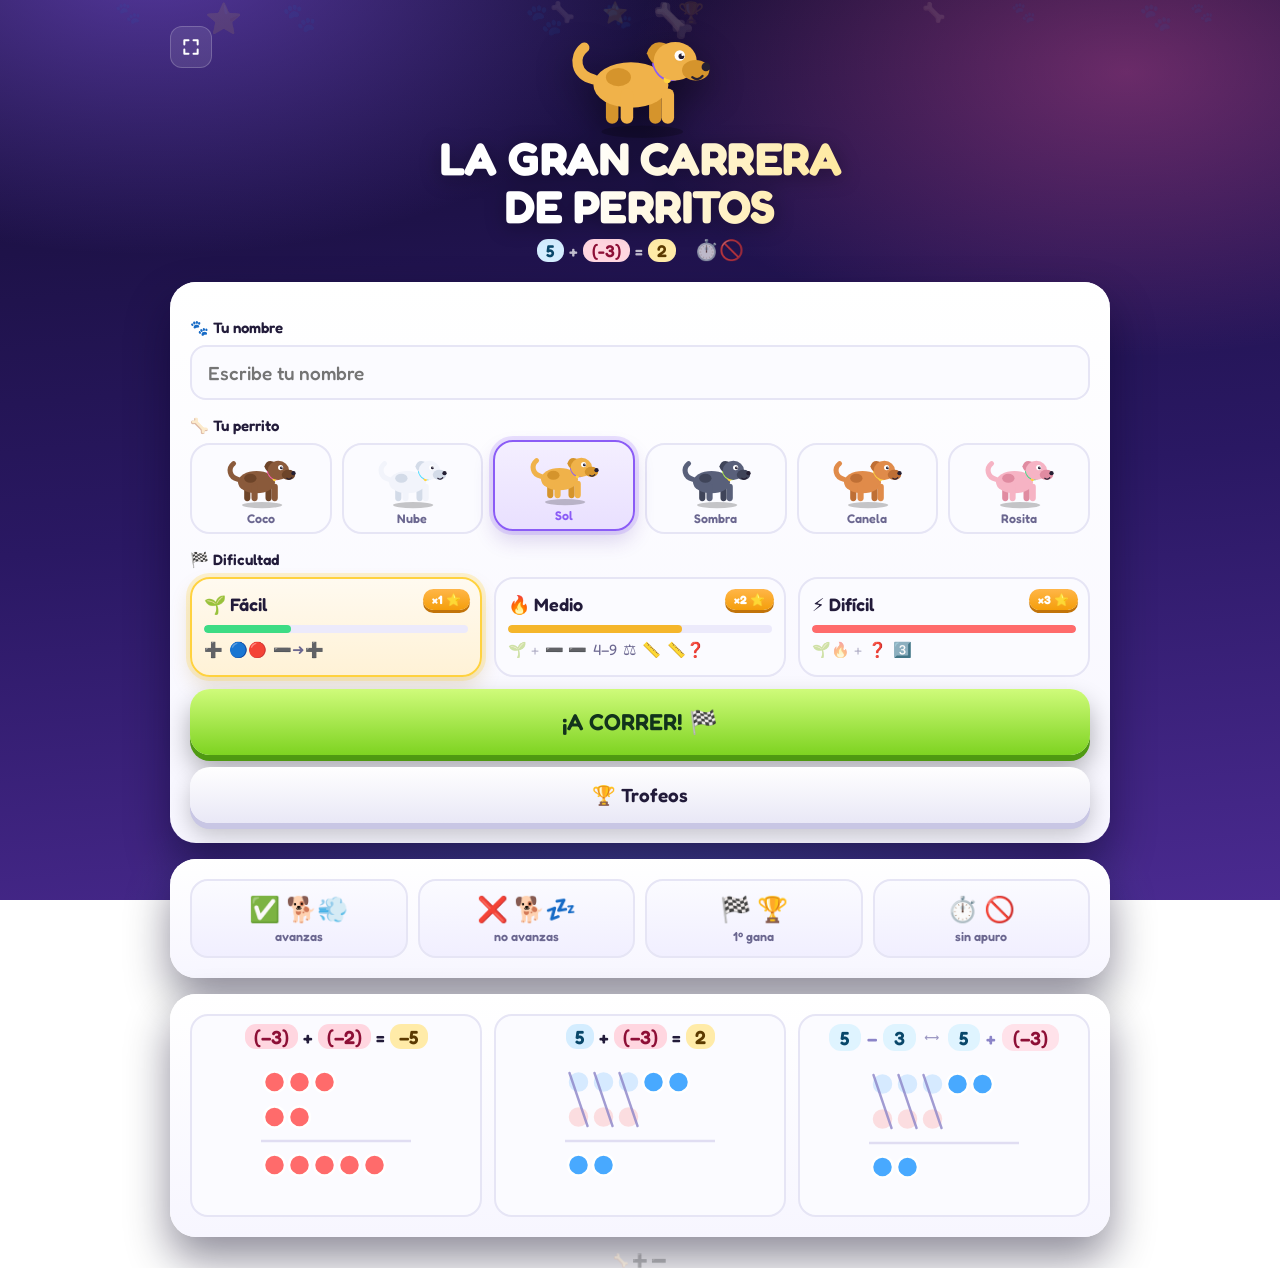
<file: juegos/carrera-de-perritos.html>
<!DOCTYPE html>
<html lang="es">
<head>
<meta charset="UTF-8">
<meta name="viewport" content="width=device-width, initial-scale=1, viewport-fit=cover">
<title>La Gran Carrera de Perritos</title>
<link rel="preconnect" href="https://fonts.googleapis.com">
<link rel="preconnect" href="https://fonts.gstatic.com" crossorigin>
<link href="https://fonts.googleapis.com/css2?family=Fredoka:wght@400;500;600;700&display=swap" rel="stylesheet">
<style>
/* =====================================================================
   LA GRAN CARRERA DE PERRITOS  ·  suma de números enteros
   Un solo archivo. Sin dependencias. Sin reloj.
   ===================================================================== */

:root{
  --fuente: "Fredoka", "Trebuchet MS", "Segoe UI", system-ui, sans-serif;
  --bg1:#140d33; --bg2:#2a1863; --bg3:#4a2a90;
  --tinta:#221b3a; --suave:#6b6790; --borde:#e6e5f5;
  --lima:#b6f24a; --verde:#3ddc84; --cian:#48dcff;
  --magenta:#ff5db1; --oro:#ffd23f; --rojo:#ff6b6b; --violeta:#8b5cf6;
  --sombra-card: 0 22px 44px rgba(8,4,34,.45);
}
*{box-sizing:border-box; -webkit-tap-highlight-color:transparent}
html,body{height:100%}
body{
  margin:0; font-family:var(--fuente); color:#fff;
  background:
    radial-gradient(900px 500px at 12% -5%, rgba(139,92,246,.55), transparent 60%),
    radial-gradient(800px 460px at 88% 8%, rgba(255,93,177,.35), transparent 62%),
    radial-gradient(900px 600px at 50% 110%, rgba(72,220,255,.22), transparent 60%),
    linear-gradient(175deg, var(--bg1), var(--bg2) 55%, var(--bg3));
  background-attachment:fixed;
  min-height:100vh; padding:16px 14px 34px; overflow-x:hidden;
}
/* huellitas flotando de fondo */
.fondo{position:fixed; inset:0; pointer-events:none; z-index:0; overflow:hidden}
.fondo span{position:absolute; font-size:26px; opacity:.10; animation:flota linear infinite}
@keyframes flota{ from{transform:translateY(110vh) rotate(0)} to{transform:translateY(-20vh) rotate(320deg)} }

.wrap{max-width:1240px; margin:0 auto; position:relative; z-index:1}
#p-inicio, #p-etapa, #p-trofeos{max-width:940px; margin:0 auto}

/* En pantallas anchas la pista y las preguntas van lado a lado, para que
   nunca haya que bajar la pagina para ver las opciones ni la recta. */
.juego-grid{display:grid; gap:16px}
@media(min-width:1000px){
  .juego-grid{grid-template-columns:minmax(400px,1fr) minmax(420px,1.02fr); align-items:start}
  .juego-grid .arena{margin-bottom:0; position:sticky; top:14px}
  /* el panel de preguntas se desplaza por dentro: la pista nunca desaparece
     y la explicacion al fallar siempre queda alcanzable */
  .juego-grid .card{margin-bottom:0; max-height:calc(100vh - 108px); overflow-y:auto; scrollbar-width:thin;
    scrollbar-color:#c9c5ea transparent}
  .juego-grid .card::-webkit-scrollbar{width:9px}
  .juego-grid .card::-webkit-scrollbar-thumb{background:#cbc8e8; border-radius:99px; border:2px solid #fff}
  .juego-grid .card::-webkit-scrollbar-track{background:transparent}
}
/* En pantallas bajas se encoge el estadio para que quepa todo de una vez */
@media(max-height:820px){
  .cielo{height:56px} .sol{width:38px; height:38px}
  .gradas{height:30px} .publico{font-size:14px}
  .via{height:48px} .corredor svg.dog{width:56px}
  .carril{padding-top:0; padding-bottom:0}
}
@media(max-width:380px){
  .opciones{gap:9px}
  .opb{padding:18px 5px}
  .opb .ex{font-size:.55em}
  .opb .chipn{font-size:.78em; padding:1px 7px}
}
@media(max-height:680px){
  .cielo{height:44px} .gradas{height:24px} .publico{font-size:12px}
  .via{height:42px} .corredor svg.dog{width:48px}
  .opb{padding:15px 8px} .eq{margin-bottom:12px}
}
@media(max-height:820px){
  .feedback{font-size:15.5px; padding:13px 15px; margin-top:12px; line-height:1.45}
  .feedback .grande{font-size:18px}
  .recta{margin-top:8px}
  .btn.xl{font-size:20px; padding:15px}
}

/* ---------- tipografía ---------- */
h1{font-size:clamp(26px,6vw,46px); font-weight:700; margin:0; line-height:1.05; letter-spacing:-.5px}
h2{font-size:clamp(20px,4.4vw,28px); margin:0 0 10px; font-weight:600}
h3{font-size:18px; margin:0 0 12px; font-weight:600; display:flex; align-items:center; gap:8px}
.lead{color:rgba(255,255,255,.72); font-size:15px; margin:8px 0 20px; text-align:center}
.brillo{background:linear-gradient(100deg,#fff 20%,var(--oro) 45%,var(--magenta) 70%,#fff 92%);
  -webkit-background-clip:text; background-clip:text; color:transparent;
  background-size:220% auto; animation:barrido 6s linear infinite; filter:drop-shadow(0 3px 10px rgba(0,0,0,.35))}
@keyframes barrido{to{background-position:220% center}}

/* ---------- pantallas ---------- */
.pantalla{display:none}
.pantalla.activa{display:block; animation:entra .4s cubic-bezier(.2,.8,.3,1)}
@keyframes entra{from{opacity:0; transform:translateY(16px) scale(.985)} to{opacity:1; transform:none}}

/* ---------- tarjetas ---------- */
.card{
  background:linear-gradient(180deg,#ffffff,#f7f6ff);
  border-radius:26px; padding:20px; margin:0 0 16px; color:var(--tinta);
  box-shadow:var(--sombra-card), inset 0 1px 0 #fff;
}
.card.oscura{
  background:rgba(255,255,255,.09); color:#fff; border:1px solid rgba(255,255,255,.16);
  backdrop-filter:blur(12px); -webkit-backdrop-filter:blur(12px);
}
label{display:block; font-weight:600; margin:16px 0 8px; font-size:15px}
label:first-child{margin-top:0}
input[type=text]{
  width:100%; padding:14px 16px; font-size:19px; font-family:inherit; font-weight:500;
  border:2.5px solid var(--borde); border-radius:16px; outline:none; color:var(--tinta);
  background:#fbfbff; transition:border-color .18s, box-shadow .18s;
}
input[type=text]:focus{border-color:var(--violeta); box-shadow:0 0 0 5px rgba(139,92,246,.16)}

/* ---------- botones ---------- */
.btn{
  display:block; width:100%; border:0; border-radius:20px; padding:16px 18px; margin-top:12px;
  font-family:inherit; font-size:19px; font-weight:600; cursor:pointer; position:relative; overflow:hidden;
  color:#12331c; background:linear-gradient(180deg,#cffb7a,#7ed321);
  box-shadow:0 6px 0 #4f9a12, 0 14px 26px rgba(0,0,0,.32);
  transition:transform .1s ease, box-shadow .1s ease, filter .15s;
}
.btn:hover{filter:brightness(1.05); transform:translateY(-2px); box-shadow:0 8px 0 #4f9a12, 0 18px 30px rgba(0,0,0,.36)}
.btn:active{transform:translateY(4px); box-shadow:0 2px 0 #4f9a12, 0 6px 12px rgba(0,0,0,.3)}
.btn.xl{font-size:23px; padding:19px}
.btn.violeta{color:#fff; background:linear-gradient(180deg,#a78bfa,#7c3aed); box-shadow:0 6px 0 #5b21b6, 0 14px 26px rgba(0,0,0,.32)}
.btn.violeta:hover{box-shadow:0 8px 0 #5b21b6, 0 18px 30px rgba(0,0,0,.36)}
.btn.violeta:active{box-shadow:0 2px 0 #5b21b6, 0 6px 12px rgba(0,0,0,.3)}
.btn.gris{color:var(--tinta); background:linear-gradient(180deg,#ffffff,#e9e8f6); box-shadow:0 6px 0 #c8c6e4, 0 12px 22px rgba(0,0,0,.22)}
.btn.gris:active{box-shadow:0 2px 0 #c8c6e4}
.btn.fantasma{background:rgba(255,255,255,.08); color:rgba(255,255,255,.85); box-shadow:none;
  border:1.5px solid rgba(255,255,255,.22); font-size:16px; font-weight:500}
.btn.fantasma:hover{background:rgba(255,255,255,.15); transform:none; box-shadow:none}
.btn.fantasma:active{transform:translateY(2px); box-shadow:none}
.btn:focus-visible, .opb:focus-visible, .tile:focus-visible{outline:3px solid var(--oro); outline-offset:3px}

/* ---------- selector de perritos y dificultad ---------- */
.grid-perros{display:grid; grid-template-columns:repeat(auto-fit,minmax(96px,1fr)); gap:10px}
.tile{
  border:2.5px solid var(--borde); background:#fbfbff; border-radius:20px; padding:8px 4px 6px;
  cursor:pointer; font-family:inherit; text-align:center; transition:transform .15s, border-color .15s, box-shadow .15s;
}
.tile:hover{transform:translateY(-3px); box-shadow:0 10px 18px rgba(20,10,60,.12)}
.tile.sel{border-color:var(--violeta); background:linear-gradient(180deg,#f4efff,#e9e0ff);
  box-shadow:0 0 0 4px rgba(139,92,246,.18), 0 10px 20px rgba(80,40,160,.18); transform:translateY(-3px)}
.tile .nom{font-size:12.5px; font-weight:600; color:var(--suave); margin-top:2px}
.tile.sel .nom{color:var(--violeta)}
.tile svg{width:74px; height:auto; display:block; margin:0 auto}

.grid-dif{display:grid; grid-template-columns:repeat(auto-fit,minmax(150px,1fr)); gap:12px}
.dif{
  border:2.5px solid var(--borde); background:#fbfbff; border-radius:20px; padding:14px 12px;
  cursor:pointer; font-family:inherit; text-align:left; color:var(--tinta); position:relative; transition:transform .15s, border-color .15s, box-shadow .15s;
}
.dif:hover{transform:translateY(-3px)}
.dif .top{display:flex; align-items:center; gap:8px; font-size:18px; font-weight:600}
.dif .barra-dif{height:8px; border-radius:99px; background:#eceafb; margin:10px 0 6px; overflow:hidden}
.dif .barra-dif i{display:block; height:100%; border-radius:99px; background:var(--verde); transition:width .3s}
.dif small{color:var(--suave); font-size:12.5px; line-height:1.45; display:block}
.dif .x{position:absolute; top:10px; right:10px; font-size:12px; font-weight:700; color:#fff;
  background:linear-gradient(180deg,#ffb648,#f59e0b); padding:3px 9px; border-radius:99px; box-shadow:0 3px 0 #c2740a}
.dif.sel{border-color:var(--oro); background:linear-gradient(180deg,#fffaf0,#fff2d6); box-shadow:0 0 0 4px rgba(255,210,63,.25), 0 10px 20px rgba(160,110,10,.18)}
.nota{color:var(--suave); font-size:14px; line-height:1.55; margin:12px 2px 0}

/* ---------- HUD ---------- */
.hud{
  display:flex; flex-wrap:wrap; gap:8px; align-items:center; justify-content:center; margin-bottom:14px;
  background:rgba(255,255,255,.09); border:1px solid rgba(255,255,255,.16); border-radius:22px; padding:9px 12px;
  backdrop-filter:blur(12px); -webkit-backdrop-filter:blur(12px);
}
.pill{display:flex; align-items:center; gap:6px; background:rgba(255,255,255,.11); border-radius:99px;
  padding:6px 13px; font-size:14.5px; font-weight:600; white-space:nowrap}
.pill.pts{background:linear-gradient(180deg,rgba(255,210,63,.32),rgba(255,210,63,.16)); border:1px solid rgba(255,210,63,.4)}
.pill.racha{background:linear-gradient(180deg,rgba(255,93,177,.35),rgba(255,93,177,.16)); border:1px solid rgba(255,93,177,.45);
  animation:latido 1.1s ease-in-out infinite}
@keyframes latido{50%{transform:scale(1.06)}}
.pill svg{width:26px; height:20px}
.icon-btn{border:1px solid rgba(255,255,255,.2); background:rgba(255,255,255,.1); color:#fff; width:42px; height:42px;
  border-radius:12px; font-size:17px; cursor:pointer; display:grid; place-items:center; transition:background .15s}
.icon-btn:hover{background:rgba(255,255,255,.2)}
/* pantalla completa: en la portada va en la esquina, en la carrera junto al sonido */
.btn-pantalla[hidden]{display:none}
.btn-pantalla svg{width:20px; height:20px}
.portada-pantalla{position:absolute; top:0; left:0}

/* ---------- ESTADIO ---------- */
.arena{position:relative; border-radius:26px; overflow:hidden; margin-bottom:16px;
  box-shadow:0 26px 54px rgba(4,0,26,.5), inset 0 0 0 3px rgba(255,255,255,.14)}
.cielo{position:relative; height:74px; overflow:hidden;
  background:linear-gradient(180deg,#48b8f5 0%, #86d7ff 55%, #bfeaff 100%)}
.sol{position:absolute; right:26px; top:6px; width:46px; height:46px; border-radius:50%;
  background:radial-gradient(circle at 40% 40%, #fff8c4, #ffd23f 65%, #ffb648);
  box-shadow:0 0 34px rgba(255,210,63,.75); animation:soleo 5s ease-in-out infinite}
@keyframes soleo{50%{transform:scale(1.08); box-shadow:0 0 46px rgba(255,210,63,.95)}}
.nube{position:absolute; height:16px; border-radius:99px; background:rgba(255,255,255,.92);
  box-shadow:14px -7px 0 2px rgba(255,255,255,.92), 30px 0 0 -2px rgba(255,255,255,.92); animation:deriva linear infinite}
@keyframes deriva{from{transform:translateX(-90px)} to{transform:translateX(1000px)}}
.cerros{position:absolute; bottom:0; left:0; width:100%; height:34px; display:block}
.gradas{position:relative; height:36px; background:linear-gradient(180deg,#3b2a70,#2e2059);
  border-bottom:3px solid rgba(0,0,0,.25); overflow:hidden}
.gradas::after{content:""; position:absolute; inset:0;
  background:repeating-linear-gradient(90deg, rgba(255,255,255,.06) 0 2px, transparent 2px 16px)}
.publico{position:absolute; inset:0; display:flex; align-items:center; justify-content:space-around; padding:0 8px; font-size:16px}
.publico span{animation:animo 1.6s ease-in-out infinite; filter:saturate(.9)}
@keyframes animo{50%{transform:translateY(-4px) rotate(-6deg)}}
.pista-cesped{height:9px; background:linear-gradient(180deg,#5fbf4a,#4aa338)}
.tierra{background:linear-gradient(180deg,#d8a163,#c98d4d 70%,#b87c3f); padding:9px 0 10px; position:relative}
.tierra::before{content:""; position:absolute; inset:0; opacity:.16;
  background:repeating-linear-gradient(115deg, rgba(255,255,255,.4) 0 2px, transparent 2px 9px)}

.carril{display:grid; grid-template-columns:104px 1fr; align-items:center; gap:6px; padding:1px 10px 1px 8px; position:relative}
.chapa{display:flex; align-items:center; gap:6px; background:rgba(35,20,60,.55); border:1px solid rgba(255,255,255,.16);
  border-radius:12px; padding:4px 8px; font-size:12.5px; font-weight:600; color:#fff; overflow:hidden}
.chapa.mio{background:linear-gradient(180deg,rgba(255,210,63,.9),rgba(245,158,11,.9)); color:#3a2600; border-color:rgba(255,255,255,.45)}
.chapa svg{width:26px; flex:none}
.chapa b{white-space:nowrap; overflow:hidden; text-overflow:ellipsis}
.via{position:relative; height:56px; border-radius:12px;
  background:linear-gradient(180deg, rgba(255,255,255,.10), rgba(0,0,0,.10)),
             repeating-linear-gradient(90deg, rgba(255,255,255,.30) 0 2px, transparent 2px 7.6%);
  border-top:1.5px dashed rgba(255,255,255,.35); border-bottom:1.5px dashed rgba(255,255,255,.35)}
.via.mia{background:linear-gradient(180deg, rgba(255,210,63,.22), rgba(0,0,0,.08)),
             repeating-linear-gradient(90deg, rgba(255,255,255,.36) 0 2px, transparent 2px 7.6%);
  border-color:rgba(255,231,150,.75)}
.meta-linea{position:absolute; right:0; top:0; bottom:0; width:14px; border-radius:0 12px 12px 0;
  background:repeating-conic-gradient(#fff 0 25%, #2b2b33 0 50%) 0 0/11px 11px; box-shadow:-2px 0 8px rgba(0,0,0,.25)}
.corredor{position:absolute; bottom:1px; transform:translateX(-50%); transition:left .85s cubic-bezier(.3,.9,.4,1); will-change:left}
.corredor svg.dog{width:66px; height:auto; display:block; overflow:visible}
#continuar .dog{width:34px}
.corona{position:absolute; top:-13px; left:50%; transform:translateX(-50%); font-size:15px;
  filter:drop-shadow(0 2px 3px rgba(0,0,0,.45)); animation:corona 1.8s ease-in-out infinite}
@keyframes corona{50%{transform:translateX(-50%) translateY(-3px)}}
.polvo{position:absolute; bottom:4px; width:9px; height:9px; border-radius:50%;
  background:rgba(255,255,255,.85); pointer-events:none; animation:polvo .65s ease-out forwards}
@keyframes polvo{ to{transform:translate(-32px,-16px) scale(.2); opacity:0} }

/* barra de avance global */
.avance{display:flex; align-items:center; gap:10px; padding:8px 12px; background:rgba(20,10,45,.55); font-size:12px; color:rgba(255,255,255,.85)}
.avance .track{flex:1; height:9px; border-radius:99px; background:rgba(255,255,255,.16); overflow:hidden}
.avance .track i{display:block; height:100%; width:0; border-radius:99px;
  background:linear-gradient(90deg,var(--cian),var(--lima)); transition:width .8s cubic-bezier(.3,.9,.4,1)}

/* ---------- PERRITOS SVG ---------- */
.dog{width:66px; height:auto; display:block; overflow:visible}
#logo-dog .dog{width:150px; margin:0 auto; filter:drop-shadow(0 12px 18px rgba(0,0,0,.45))}
.dog .torso, .dog .craneo, .dog .p2, .dog .p4{fill:var(--c1)}
.dog .p1, .dog .p3, .dog .mancha, .dog .oreja{fill:var(--c2)}
.dog .hocico{fill:var(--c2)}
.dog .cola{stroke:var(--c1); stroke-width:9; stroke-linecap:round; fill:none}
.dog .collar{stroke:var(--c3); stroke-width:6.5; stroke-linecap:round; fill:none}
.dog .placa{fill:var(--oro)}
.dog .nariz, .dog .ojo{fill:#241f33}
.dog .ojo-b{fill:#fff}
.dog .brillo{fill:#fff}
.dog .boca{stroke:#241f33; stroke-width:2; fill:none; stroke-linecap:round}
.dog .sombra{fill:rgba(0,0,0,.22)}
.dog .pata, .dog .cola, .dog .cabeza, .dog .cuerpo{transform-box:fill-box}
.dog .pata{transform-origin:50% 8%}
.dog .cola{transform-origin:100% 90%; animation:cola 1.3s ease-in-out infinite}
.dog .cabeza{transform-origin:22% 85%}
.dog .cuerpo{transform-origin:50% 100%; animation:respira 2.6s ease-in-out infinite}
@keyframes respira{50%{transform:translateY(-1.5px) scaleY(1.02)}}
@keyframes cola{0%,100%{transform:rotate(-14deg)} 50%{transform:rotate(16deg)}}
@keyframes patas{0%{transform:rotate(30deg)} 50%{transform:rotate(-30deg)} 100%{transform:rotate(30deg)}}
@keyframes trote{0%,100%{transform:translateY(0) rotate(-1deg)} 50%{transform:translateY(-6px) rotate(1.5deg)}}
@keyframes salto{0%{transform:translateY(0)} 30%{transform:translateY(-26px) rotate(-8deg)} 55%{transform:translateY(0)} 72%{transform:translateY(-12px)} 100%{transform:translateY(0)}}
.dog.corre .p1, .dog.corre .p4{animation:patas .28s linear infinite}
.dog.corre .p2, .dog.corre .p3{animation:patas .28s linear infinite reverse}
.dog.corre .cuerpo{animation:trote .28s ease-in-out infinite}
.dog.corre .cola{animation:cola .22s ease-in-out infinite}
.dog.feliz .cuerpo{animation:salto .85s cubic-bezier(.3,.8,.4,1)}
.dog.feliz .cola{animation:cola .18s ease-in-out infinite}
.dog.triste .cabeza{transform:rotate(11deg) translateY(3px)}
.dog.triste .cola{animation:none; transform:rotate(38deg)}

/* ---------- PREGUNTA ---------- */
.tablero{position:relative; overflow:hidden}
.tablero::before{content:""; position:absolute; inset:-40% -10% auto; height:170px;
  background:radial-gradient(closest-side, rgba(139,92,246,.14), transparent); pointer-events:none}
.eq{display:flex; align-items:center; justify-content:center; gap:9px; flex-wrap:wrap; margin:6px 0 20px; position:relative}
.chipn{font-size:clamp(30px,7.4vw,52px); font-weight:600; padding:4px 20px; border-radius:20px; line-height:1.25;
  animation:pop .35s cubic-bezier(.2,1.4,.4,1)}
@keyframes pop{from{transform:scale(.7); opacity:0} to{transform:scale(1); opacity:1}}
.chipn.pos{background:linear-gradient(180deg,#dff4ff,#a9e4ff); color:#08476a; box-shadow:0 5px 0 #7cc9ee}
.chipn.neg{background:linear-gradient(180deg,#ffe2ea,#ffbccd); color:#8d0f36; box-shadow:0 5px 0 #ef9ab2}
.chipn.neg::before{content:"("} .chipn.neg::after{content:")"}
.signo{font-size:clamp(24px,6vw,42px); font-weight:600; color:#9a96c2}
.incog{font-size:clamp(30px,7.4vw,52px); font-weight:700; padding:4px 22px; border-radius:20px; color:#5b3a00;
  background:linear-gradient(180deg,#ffe9a8,#ffd23f); box-shadow:0 5px 0 #e0a91c; animation:incog 1.6s ease-in-out infinite}
@keyframes incog{50%{transform:translateY(-4px) rotate(-2deg)}}

.fila-ayuda{display:flex; justify-content:center; margin:-6px 0 14px}
.ayuda-pill{display:inline-flex; align-items:center; justify-content:center; width:auto; margin-top:0;
  min-height:42px; padding:0 20px; font-size:14.5px; border-radius:99px;
  box-shadow:0 4px 0 #c8c6e4, 0 8px 16px rgba(0,0,0,.16)}
.ayuda-pill:active{box-shadow:0 1px 0 #c8c6e4}
.opciones{display:grid; grid-template-columns:repeat(2,1fr); gap:13px}
.opciones > .opb{min-width:0}   /* si no, la columna crece con el contenido */
.opb{
  position:relative; border:0; border-radius:20px; padding:22px 8px; cursor:pointer; font-family:inherit;
  font-size:clamp(27px,7vw,38px); font-weight:600; color:var(--tinta);
  background:linear-gradient(180deg,#ffffff,#eeecfb); box-shadow:0 6px 0 #cbc8e8, 0 12px 22px rgba(20,10,60,.13);
  transition:transform .1s, box-shadow .1s, background .18s;
}
.opb:hover:not(:disabled){transform:translateY(-3px); box-shadow:0 9px 0 #cbc8e8, 0 16px 26px rgba(20,10,60,.18)}
.opb:active:not(:disabled){transform:translateY(3px); box-shadow:0 2px 0 #cbc8e8}
.opb .menos{color:#d6396b}
.opb:disabled{cursor:default}
.opb.ok{background:linear-gradient(180deg,#e3ffe9,#93efb0); box-shadow:0 6px 0 #3aa860, 0 0 0 4px rgba(61,220,132,.3);
  color:#0d4b26; animation:pop .3s}
.opb.no{background:linear-gradient(180deg,#ffe6e6,#ffb9b9); box-shadow:0 6px 0 #dd6b6b; color:#7c1414; animation:tembleque .4s}
@keyframes tembleque{0%,100%{transform:translateX(0)} 25%{transform:translateX(-5px)} 75%{transform:translateX(5px)}}
.opb.apagada{opacity:.45}

.feedback{display:none; margin-top:16px; border-radius:20px; padding:16px 18px; font-size:16.5px; line-height:1.55;
  animation:sube .35s cubic-bezier(.2,.9,.3,1)}
@keyframes sube{from{opacity:0; transform:translateY(14px)} to{opacity:1; transform:none}}
.feedback.si{display:block; background:linear-gradient(180deg,#effff4,#dcfce7); border:2px solid #6ee7a0; color:#0f5132}
.feedback.nop{display:block; background:linear-gradient(180deg,#fff4f4,#ffe4e4); border:2px solid #ffa8a8; color:#7c1d1d}
.feedback .grande{font-size:20px; font-weight:600; display:block; margin-bottom:4px}
.feedback .tenue{color:rgba(0,0,0,.55); font-size:15px}

/* Que fue lo que marco. Al errar se esconden las cuatro alternativas, asi que
   sin esto no queda rastro de su respuesta: ni para ella, que ya no la ve, ni
   para quien la acompania y no alcanzo a mirar la pantalla.                 */
.marcaste{display:flex; align-items:center; justify-content:center; gap:10px; flex-wrap:wrap;
  margin:-4px 0 12px; padding:8px 14px; border-radius:14px;
  background:rgba(255,255,255,.72); border:2px dashed #ffa8a8}
.marcaste .mc-et{font-size:14px; font-weight:700; letter-spacing:.04em; text-transform:uppercase;
  color:#b04a4a; flex:none}
.marcaste .mc-val{display:inline-flex; align-items:center; gap:4px; font-size:26px; font-weight:700;
  color:#7c1d1d; min-width:0}
.marcaste .mc-val .geosvg{max-height:19vh}
.marcaste .mc-val .ex{font-size:.66em}
.marcaste .mc-val .chipn{font-size:.72em; padding:1px 7px}
.marcaste .mc-val .geo-num{font-size:.9em}
.marcaste .mc-val .geo-op{font-size:.62em; padding:2px 9px}
.marcaste .mc-por{flex:1 0 100%; font-size:15px; font-weight:600; color:#8a3a3a; text-align:center}
.marcaste .mc-por::before{content:"→ "}
.puntos-suben{position:absolute; font-size:26px; font-weight:700; color:var(--oro); pointer-events:none;
  text-shadow:0 3px 8px rgba(0,0,0,.45); animation:sube-pts 1.1s ease-out forwards; z-index:20}
@keyframes sube-pts{ to{transform:translateY(-70px) scale(1.25); opacity:0} }
/* el enunciado de "al reves": la cuenta de arriba resuelta y la de abajo por
   resolver, una encima de la otra para que el par salte a la vista */
.dos-lineas{display:flex; flex-direction:column; gap:7px; align-items:center; line-height:1.15}
.dl-fila{display:flex; align-items:center; justify-content:center; gap:9px; flex-wrap:wrap}
.dos-lineas .ex{font-size:clamp(26px,6vw,40px)}
.dos-lineas .signo{font-size:clamp(20px,4.6vw,30px); margin:0 4px}
.dos-lineas .chipn, .dos-lineas .incog{font-size:clamp(26px,6vw,40px)}

/* la ayuda del tipo "tres": dos renglones, no un dibujo */
.pasos-tres{display:flex; flex-direction:column; gap:10px; align-items:center; margin-top:12px}
.pt-fila{display:flex; align-items:center; gap:11px}
.pt-n{background:#7a5cf0; color:#fff; width:27px; height:27px; border-radius:50%;
  display:inline-flex; align-items:center; justify-content:center;
  font-size:14px; font-weight:700; flex:0 0 auto}
.pt-cuenta{display:flex; align-items:center; gap:7px; flex-wrap:wrap; justify-content:center}
.pt-cuenta .chipn{font-size:clamp(23px,5.4vw,31px); padding:2px 13px}
.pt-cuenta .incog{font-size:clamp(23px,5.4vw,31px); padding:2px 15px}
.pt-cuenta .signo{font-size:19px}
/* el resultado del paso 1 es el primer numero del paso 2: mismo anillo en
   los dos, para que se vea que es el mismo numero que baja de un renglon
   al otro y no un numero nuevo que salio de la nada */
.pt-cuenta .eco{box-shadow:0 0 0 3.5px #7a5cf0, 0 4px 0 rgba(0,0,0,.11)}
.recta{margin-top:14px; text-align:center; overflow-x:auto; padding-bottom:4px}
.recta svg{max-width:100%; height:auto}
/* cuando la recta ES parte del enunciado no puede quedar de adorno al lado
   de unos numeros enormes: se estira para tener el mismo peso que ellos.
   La pista y la explicacion se estiran igual: si hay que contar los pasitos
   de a uno, tienen que verse. (Solo dentro del juego: la guia impresa arma
   sus dibujos con otras clases y conserva su tamanio.) */
.eq .recta svg, #ayuda-recta svg, .feedback .recta svg{width:min(100%, 520px)}
.linea-salto{stroke-dasharray:300; stroke-dashoffset:300; animation:dibuja .9s ease-out forwards}
@keyframes dibuja{to{stroke-dashoffset:0}}
.oculto{display:none !important}

/* la explicacion se dibuja por partes: mientras se arma no hay nada que
   apretar, asi que apurarse no sirve de nada */
@keyframes surge{from{opacity:0} to{opacity:1}}
.paso{animation:surge .42s ease backwards}
@keyframes surge2{from{opacity:0; transform:translateY(10px) scale(.94)} to{opacity:1; transform:none}}
.reintento{margin-top:14px; animation:surge2 .45s cubic-bezier(.2,1.2,.4,1)}
.reintento .cabecera{display:flex; align-items:center; justify-content:center; gap:10px;
  font-size:26px; margin-bottom:10px}
.reintento .par{display:grid; grid-template-columns:repeat(2,1fr); gap:13px}
.reintento .opb{font-size:clamp(24px,6vw,34px); padding:20px 8px}
.reintento .opb.no{animation:tembleque .4s}

/* ---------- EXPRESIONES: 5 + (-3), 5 - 3, ... ---------- */
.ex{display:inline-flex; align-items:center; gap:6px; font-weight:600; white-space:nowrap}
.ex .n{padding:2px 11px; border-radius:12px}
.ex .n.pos{background:#dff4ff; color:#08476a}
.ex .n.neg{background:#ffe2ea; color:#8d0f36}
.ex .n.neg::before{content:"("} .ex .n.neg::after{content:")"}
.ex .n.res{background:#ffe9a8; color:#5b3a00}
.ex .op{color:#8b84c8; font-weight:600}
.opb .ex{font-size:.64em}
.reintento .opb .ex{font-size:.64em}
.eq .ex{font-size:clamp(24px,5.6vw,40px)}
.signo-eq{font-size:clamp(24px,6vw,42px); font-weight:600; color:#9a96c2; margin:0 4px}
/* fichas de signo: positivo / negativo / cero */
.bola{display:inline-block; width:1.1em; height:1.1em; border-radius:50%; vertical-align:-.15em}
.bola.pos{background:#48a9ff} .bola.neg{background:#ff6b6b}
.bola.cero{background:#cfcce6}
/* En las preguntas de SIGNO no se pide el numero sino el signo. Sin decirlo
   con palabras: el hueco es una bola -igual que las tres alternativas- que va
   cambiando de color, o sea "aqui falta un color, elige cual". */
.bola.duda{display:inline-flex; align-items:center; justify-content:center; font-size:.72em;
  color:#fff; font-weight:700; text-shadow:0 2px 5px rgba(0,0,0,.5); width:1.5em; height:1.5em;
  box-shadow:inset 0 0 0 3px rgba(255,255,255,.6); animation:duda 2.4s steps(1,end) infinite}
@keyframes duda{
  0%,32%  {background:#48a9ff}
  33%,65% {background:#cfcce6}
  66%,100%{background:#ff6b6b}
}
.incog.duda{display:inline-flex; align-items:center; justify-content:center; padding:6px 16px}

/* la tarjeta de un solo caso: donde esta el objeto, como sale, y como se llama */
.caso-card{display:flex; flex-wrap:wrap; align-items:center; justify-content:center; gap:4px;
  background:#f6f5ff; border:1.5px solid #e6e3f7; border-radius:18px; padding:8px 6px}
.caso-res{display:inline-flex; flex-direction:column; align-items:center; gap:2px}
.caso-res b{font-size:15.5px; font-weight:600; color:#4a3f8f; line-height:1.35; text-align:center; max-width:200px}
.caso-pal{font-size:15.5px; font-weight:600; color:#4a3f8f; line-height:1.35}
.mas-casos{margin-top:10px; text-align:center}
@media(max-width:620px){
  .caso-card{flex-direction:column; gap:0}
  .caso-card .fis-baja{transform:rotate(90deg)}
}

/* la consigna: una linea, siempre la misma, debajo del nombre del tema */
.tarea-fis{display:block; width:100%; text-align:center; font-weight:600; color:#4a4470;
  font-size:clamp(15px,3.6vw,19px); margin:-1px 0 3px}
.eq .tarea-fis{flex:0 0 100%}
/* que significa cada flecha */
.ley-fis{display:flex; flex-wrap:wrap; justify-content:center; gap:6px 12px; margin-bottom:2px}
.ley-it{display:inline-flex; align-items:center; gap:5px; background:#f6f5ff; border:1.5px solid #e6e3f7;
  border-radius:13px; padding:2px 9px 2px 3px}
.ley-it i{font-style:normal; font-size:13.5px; font-weight:600; color:#4a4470}
.ley-pie{text-align:center; font-size:13.5px; color:#8b84c8; margin-bottom:6px}

/* ---------- fichas de concepto: poco texto arriba, el resto guardado ---------- */
.etq.fis{background:linear-gradient(180deg,#63c8f5,#2f9fe0); box-shadow:0 4px 0 #1f7ab0}
.eq .etq.fis{flex:0 0 100%; justify-content:center; margin-bottom:2px; font-size:clamp(14px,3.2vw,18px)}
.ficha{margin-top:12px; background:rgba(255,255,255,.66); border:1.5px solid rgba(0,0,0,.07);
  border-radius:16px; padding:11px 14px; text-align:left}
.ficha b{display:block; font-size:16.5px; margin-bottom:3px}
.ficha p{margin:0; font-size:15px; line-height:1.5; color:rgba(0,0,0,.72)}
.mas{margin-top:7px}
/* alto suficiente para un dedo: antes media 28px */
.mas > .plg-btn{cursor:pointer; font-family:inherit; font-size:14.5px; font-weight:600; color:#6b4fd8;
  border:0; display:inline-flex; align-items:center; gap:6px; padding:0 15px; min-height:38px;
  border-radius:99px; background:#ede9ff}
.mas > .plg-btn:hover{background:#e2dbff}
.plg-btn::before{content:"\25b8"; transition:transform .18s}
.plg-btn.abierto::before{transform:rotate(90deg)}
.mas p{margin-top:8px; font-size:14.5px; color:rgba(0,0,0,.68)}
.pista-txt{margin-top:8px; font-size:15px; line-height:1.5; color:#4a4470; text-align:center}
/* toda la guia queda a mano en la portada, pero guardada bajo un solo clic */
.guia-fis{grid-column:1/-1; text-align:left}
.guia-fis > .plg-btn{cursor:pointer; font-family:inherit; width:100%; justify-content:center;
  display:inline-flex; align-items:center; gap:8px; text-align:center; font-size:17px; font-weight:600;
  color:#4a3f8f; background:linear-gradient(180deg,#f3f0ff,#e6e1fb); border:1.5px solid #d9d3f5;
  border-radius:16px; padding:12px}
.guia-fis > .plg-btn:hover{background:linear-gradient(180deg,#efeaff,#ded7fa)}
.guia-fis > .plg-caja{margin-top:6px}
.guia-caja{display:grid; grid-template-columns:repeat(auto-fit,minmax(250px,1fr)); gap:10px; margin-top:4px}
.guia-fis .ficha{background:rgba(255,255,255,.92); margin-top:6px}

/* ---------- CUADRADITOS: AREA Y PERIMETRO ---------- */
.geosvg{display:block; margin:0 auto; max-width:100%; height:auto}
.opb .geosvg{max-height:26vh}
.etq.geo{background:linear-gradient(180deg,#63d89a,#2f9e63); box-shadow:0 4px 0 #1f7a49}
/* la operacion, del color de su bloque en el dibujo */
.geo-op{display:inline-flex; align-items:center; font-weight:600; white-space:nowrap;
  font-size:clamp(20px,4.6vw,30px); padding:3px 14px; border-radius:14px;
  background:linear-gradient(180deg,#e8f6ff,#c9e9ff); color:#14567d; box-shadow:0 4px 0 #9fd2ee}
.geo-op.na{background:linear-gradient(180deg,#fff0dd,#ffd9ad); color:#8a4a06; box-shadow:0 4px 0 #e0a35c}
.geo-op.gr{background:linear-gradient(180deg,#eef0f6,#dfe3ee); color:#3b3a5c; box-shadow:0 4px 0 #b9bdd0}
.opb .geo-op{font-size:clamp(17px,3.8vw,23px); padding:2px 10px}
.geo-mas{font-size:clamp(19px,4.2vw,26px); font-weight:600; color:#8b84c8; margin:0 7px}
.geo-num{display:inline-block; font-size:clamp(28px,7vw,46px); font-weight:600; padding:2px 18px;
  border-radius:18px; background:linear-gradient(180deg,#e8f6ff,#bfe6ff); color:#0d4f76;
  box-shadow:0 5px 0 #8dcdf0}
.opb .geo-num{font-size:clamp(26px,6.4vw,38px)}
/* varias figuras juntas en la pista */
.geo-resp{display:inline-block; font-size:clamp(17px,4vw,24px); font-weight:600; color:#3b3a5c;
  padding:4px 12px; border-radius:14px; background:linear-gradient(180deg,#f4f2ff,#e6e1fb);
  box-shadow:0 4px 0 #cfc8ee}
.geo-fila{display:flex; flex-wrap:wrap; justify-content:center; align-items:flex-end; gap:7px}
.geo-mini{display:inline-flex; flex-direction:column; align-items:center; gap:3px;
  background:#f6f5ff; border:1.5px solid #e6e3f7; border-radius:14px; padding:5px 5px 4px}
.geo-cap{font-size:13px; font-weight:600; color:#4a4470}
.geo-nota{font-size:clamp(15px,3.4vw,19px); font-weight:600; color:#4a4470}

/* ---------- FISICA: LUZ Y ESPEJOS ---------- */
.fisvg{display:block; margin:0 auto; max-width:100%; height:auto}
.fis-par{display:flex; align-items:center; justify-content:center; gap:8px; flex-wrap:wrap}
.fis-par > span{display:inline-flex; align-items:center}
.eq .fis-par{width:100%}
/* el espejo de la inversion lateral: una barra de vidrio entre las dos figuras */
.fis-fila{display:inline-flex; align-items:center; gap:12px}
.fis-emo{font-size:clamp(36px,8.5vw,56px); line-height:1.1; display:inline-block}
.fis-espejo{display:inline-block; width:13px; align-self:stretch; min-height:1.4em; border-radius:7px;
  background:linear-gradient(102deg,#eaf8ff,#5ec8ff 42%,#bfeaff 70%,#8fd8ff);
  box-shadow:0 0 0 2px #cdd6ee, 0 4px 12px rgba(94,200,255,.5)}
.opb .fis-emo{font-size:clamp(34px,8vw,46px)}
.opb .fisvg{width:100%}
/* la tira con los casos del espejo curvo: donde esta el objeto ⬇ como sale */
.fis-tabla{display:flex; flex-wrap:wrap; justify-content:center; gap:7px}
.fis-col{display:flex; align-items:center; gap:2px; background:#f6f5ff; border:1.5px solid #e6e3f7;
  border-radius:15px; padding:3px 6px}
.fis-baja{font-size:16px; color:#a49fd0; line-height:1}

/* ---------- POTENCIAS ---------- */
.bb{color:#1f7ae0}                              /* base: azul, como en su guia */
.ee{color:#e0396b; font-size:.62em; vertical-align:super; margin-left:1px}
.chipn.res{background:linear-gradient(180deg,#ffe9a8,#ffd23f); color:#5b3a00; box-shadow:0 5px 0 #e0a91c}
.chipn.potc{background:linear-gradient(180deg,#efe7ff,#d9c9ff); color:#3a1d7a; box-shadow:0 5px 0 #b9a2ea}
.chipn.mult{background:linear-gradient(180deg,#eaf6ff,#cfeaff); color:#0a4a63; box-shadow:0 5px 0 #9fd2ee; letter-spacing:1px}
.etq{display:inline-flex; align-items:center; gap:6px; font-size:clamp(15px,3.4vw,20px); font-weight:600;
  padding:6px 14px; border-radius:14px; color:#fff}
.etq.base{background:linear-gradient(180deg,#4aa3f0,#1f7ae0); box-shadow:0 4px 0 #1560b0}
.etq.exp{background:linear-gradient(180deg,#ff6f95,#e0396b); box-shadow:0 4px 0 #b02350}
.flecha{font-size:26px; color:#9a96c2}
.opb .bb{color:#1f7ae0} .opb .ee{color:#e0396b}
.grid-temas{display:grid; grid-template-columns:repeat(2,1fr); gap:12px}
.tema{border:2.5px solid var(--borde); background:#fbfbff; border-radius:20px; padding:14px 10px; cursor:pointer;
  font-family:inherit; text-align:center; color:var(--tinta); transition:transform .15s, border-color .15s, box-shadow .15s}
.tema:hover{transform:translateY(-3px)}
.tema .ic{font-size:30px; display:block; line-height:1.25}
.tema .nm{font-size:15px; font-weight:600; margin-top:2px}
.tema.sel{border-color:var(--violeta); background:linear-gradient(180deg,#f4efff,#e9e0ff);
  box-shadow:0 0 0 4px rgba(139,92,246,.18), 0 10px 20px rgba(80,40,160,.18); transform:translateY(-3px)}

/* ---------- FICHAS: el modelo visual de la suma ---------- */
.fichas{margin:8px auto 2px; text-align:center; overflow-x:auto}
.fichas svg{max-width:100%; height:auto}
.reglas{display:grid; grid-template-columns:repeat(4,1fr); gap:10px}
.regla{background:linear-gradient(180deg,#fbfbff,#f1efff); border:2px solid var(--borde);
  border-radius:18px; padding:12px 6px; text-align:center}
.regla .ico{font-size:25px; line-height:1.35; display:block}
.regla .txt{font-size:12.5px; color:var(--suave); font-weight:600; margin-top:2px}
.ejemplos{display:grid; grid-template-columns:repeat(auto-fit,minmax(215px,1fr)); gap:12px}
.ejemplo{background:#fbfbff; border:2px solid var(--borde); border-radius:18px; padding:8px 6px}
.mini{display:flex; align-items:center; justify-content:center; gap:5px; font-size:19px; font-weight:600; flex-wrap:wrap}
.mini .c{padding:1px 9px; border-radius:11px}
.mini .c.pos{background:#d4edff; color:#08476a} .mini .c.neg{background:#ffd6e0; color:#8d0f36}
.mini .c.res{background:#ffeba8; color:#5b3a00}
.mini .c.neg::before{content:"("} .mini .c.neg::after{content:")"}
@media(max-width:520px){ .reglas{grid-template-columns:repeat(2,1fr)} }

/* ---------- RESULTADO ---------- */
.podio{display:flex; align-items:flex-end; justify-content:center; gap:8px; margin:8px 0 4px; min-height:190px}
.plaza{flex:1; max-width:112px; text-align:center}
.plaza .dogbox{margin-bottom:4px}
.plaza svg.dog{width:66px; margin:0 auto}
.plaza .bloque{border-radius:14px 14px 6px 6px; color:#3a2600; font-weight:700; display:flex; flex-direction:column;
  align-items:center; justify-content:flex-start; padding-top:8px; box-shadow:inset 0 2px 0 rgba(255,255,255,.6), 0 10px 20px rgba(0,0,0,.25);
  animation:crece .7s cubic-bezier(.2,1.1,.35,1) backwards}
@keyframes crece{from{transform:scaleY(.2); opacity:.3} to{transform:scaleY(1); opacity:1}}
.plaza .bloque{transform-origin:bottom}
.plaza .medalla{font-size:26px; line-height:1}
.plaza .nombre{font-size:13px; font-weight:600; color:var(--suave); margin-bottom:5px; white-space:nowrap; overflow:hidden; text-overflow:ellipsis}
.plaza.p1 .bloque{height:92px; background:linear-gradient(180deg,#ffe382,#f5b62b)}
.plaza.p2 .bloque{height:70px; background:linear-gradient(180deg,#f0f2fa,#c3c9dd)}
.plaza.p3 .bloque{height:56px; background:linear-gradient(180deg,#f7c9a0,#d99a6c)}
.plaza.p4 .bloque{height:44px; background:linear-gradient(180deg,#dcd9f0,#b3aed6)}
.plaza.yo .nombre{color:#a06a00; font-weight:700}
.stats{display:grid; grid-template-columns:repeat(3,1fr); gap:11px; margin-top:16px}
.stat{background:linear-gradient(180deg,#fbfbff,#f1efff); border-radius:18px; padding:13px 8px; text-align:center;
  border:1.5px solid var(--borde)}
.stat b{display:block; font-size:27px; font-weight:700; color:var(--tinta); line-height:1.2}
.stat span{font-size:12px; color:var(--suave); font-weight:500}
.guardado{background:linear-gradient(180deg,#eafff1,#d5f7e2); border:2px solid #7fe0a6; color:#0f5132;
  border-radius:16px; padding:12px; text-align:center; font-weight:600; margin-top:14px}

/* ---------- TROFEOS ---------- */
table{width:100%; border-collapse:collapse; font-size:14.5px}
th,td{padding:9px 6px; text-align:left; border-bottom:1px solid var(--borde)}
th{color:var(--suave); font-size:12px; font-weight:600; text-transform:uppercase; letter-spacing:.4px}
tr:last-child td{border-bottom:0}
td b{font-weight:600}
.fila-top td{background:rgba(255,210,63,.18)}
.fila-top td:first-child{border-left:3px solid var(--oro); border-radius:8px 0 0 8px}
.grid-logros{display:grid; grid-template-columns:repeat(auto-fit,minmax(140px,1fr)); gap:11px}
.logro{background:linear-gradient(180deg,#fbfbff,#f2f0ff); border:2px solid var(--borde); border-radius:18px;
  padding:12px 10px; text-align:center; position:relative; transition:transform .15s}
.logro.on{border-color:var(--oro); background:linear-gradient(180deg,#fffaeb,#fff1cc); box-shadow:0 8px 18px rgba(200,150,20,.18)}
.logro.on:hover{transform:translateY(-3px)}
.logro .e{font-size:30px; display:block; line-height:1.2}
.logro.off .e{filter:grayscale(1); opacity:.35}
.logro .n{font-size:13.5px; font-weight:600; margin-top:3px}
.logro .d{font-size:11.5px; color:var(--suave); line-height:1.35; margin-top:2px}
.logro.off .n, .logro.off .d{color:#a5a1c4}

/* ---------- toast / confeti ---------- */
#toasts{position:fixed; top:14px; left:50%; transform:translateX(-50%); z-index:60; display:flex; flex-direction:column; gap:8px; width:min(360px,92vw)}
.toast{display:flex; align-items:center; gap:11px; background:linear-gradient(180deg,#fffaeb,#ffeec2); color:#4a3200;
  border:2px solid var(--oro); border-radius:18px; padding:11px 14px; box-shadow:0 14px 30px rgba(0,0,0,.4);
  animation:toast-in .45s cubic-bezier(.2,1.3,.4,1), toast-out .4s ease-in 3.4s forwards}
.toast .e{font-size:28px}
.toast b{display:block; font-size:15px} .toast span{font-size:12.5px; opacity:.75}
@keyframes toast-in{from{opacity:0; transform:translateY(-24px) scale(.9)} to{opacity:1; transform:none}}
@keyframes toast-out{to{opacity:0; transform:translateY(-18px)}}
.confeti{position:fixed; top:-24px; pointer-events:none; z-index:50; border-radius:2px; animation:cae linear forwards}
@keyframes cae{to{transform:translateY(112vh) rotate(760deg); opacity:.85}}

details{margin-bottom:16px}
details summary{cursor:pointer; font-weight:600; font-size:17px; list-style:none; display:flex; align-items:center; gap:9px}
details summary::-webkit-details-marker{display:none}
details summary::after{content:"▾"; margin-left:auto; transition:transform .2s; color:var(--suave)}
details[open] summary::after{transform:rotate(180deg)}
details ul{margin:12px 0 0; padding-left:20px}
details li{color:var(--suave); line-height:1.6; margin-bottom:7px; font-size:14.5px}
details b{color:var(--tinta)}
code{background:#efedff; color:#4c2fa8; padding:2px 8px; border-radius:8px; font-family:inherit; font-weight:600; font-size:14px}
.pie{text-align:center; color:rgba(255,255,255,.45); font-size:12.5px; margin-top:8px}

@media(max-width:480px){
  .carril{grid-template-columns:76px 1fr}
  .chapa{font-size:11px; padding:3px 6px} .chapa svg{width:20px}
  .corredor svg.dog{width:54px} .via{height:48px}
  .card{padding:16px; border-radius:22px}
  .stats{grid-template-columns:repeat(2,1fr)}
}
@media (prefers-reduced-motion: reduce){
  *,*::before,*::after{animation-duration:.01ms !important; animation-iteration-count:1 !important; transition-duration:.15s !important}
}
</style>
</head>
<body>
<div class="fondo" id="fondo"></div>
<div id="toasts"></div>

<div class="wrap">

<!-- ==================== INICIO ==================== -->
<section id="p-inicio" class="pantalla activa">
  <div style="text-align:center; margin:10px 0 4px; position:relative">
    <button class="icon-btn btn-pantalla portada-pantalla" aria-label="Pantalla completa" hidden></button>
    <div id="logo-dog" style="width:150px; margin:0 auto -6px"></div>
    <h1 class="brillo">LA GRAN CARRERA<br>DE PERRITOS</h1>
    <p class="lead" id="lead"></p>
  </div>

  <div class="card">
    <div class="grid-temas" id="sel-tema" style="display:none"></div>

    <label for="in-nombre">🐾 Tu nombre</label>
    <input type="text" id="in-nombre" maxlength="16" placeholder="Escribe tu nombre" autocomplete="off">

    <label>🦴 Tu perrito</label>
    <div class="grid-perros" id="sel-perro"></div>

    <label>🏁 Dificultad</label>
    <div class="grid-dif" id="sel-dif"></div>

    <div id="continuar"></div>
    <button class="btn xl" id="btn-jugar">¡A CORRER! 🏁</button>
    <button class="btn gris" id="btn-ver-trofeos">🏆 Trofeos</button>
  </div>

  <div class="card">
    <div class="reglas">
      <div class="regla"><span class="ico">✅ 🐕💨</span><div class="txt">avanzas</div></div>
      <div class="regla"><span class="ico">❌ 🐕💤</span><div class="txt">no avanzas</div></div>
      <div class="regla"><span class="ico">🏁 🏆</span><div class="txt">1º gana</div></div>
      <div class="regla"><span class="ico">⏱️ 🚫</span><div class="txt">sin apuro</div></div>
    </div>
  </div>

  <div class="card">
    <div class="ejemplos" id="ejemplos"></div>
  </div>
</section>

<!-- ==================== JUEGO ==================== -->
<section id="p-juego" class="pantalla">
  <div class="hud">
    <span class="pill" id="hud-nombre"></span>
    <span class="pill" id="hud-etapa"></span>
    <span class="pill" id="hud-dif"></span>
    <span class="pill pts" id="hud-puntos"></span>
    <span class="pill racha oculto" id="hud-racha"></span>
    <button class="icon-btn btn-pantalla" aria-label="Pantalla completa" hidden></button>
    <button class="icon-btn" id="btn-sonido" title="Sonido" aria-label="Activar o desactivar sonido">🔊</button>
    <button class="icon-btn" id="btn-abandonar" title="Salir" aria-label="Salir de la carrera">✕</button>
  </div>

  <div class="juego-grid">
  <div class="arena">
    <div class="cielo" id="cielo">
      <div class="sol"></div>
      <svg class="cerros" viewBox="0 0 400 34" preserveAspectRatio="none" aria-hidden="true">
        <path d="M0 34 L0 20 Q 40 2 80 18 Q 120 32 160 14 Q 200 -2 250 16 Q 300 32 340 12 Q 370 0 400 16 L400 34 Z" fill="#6fc85a"/>
        <path d="M0 34 L0 27 Q 60 14 120 26 Q 180 36 240 24 Q 310 12 400 26 L400 34 Z" fill="#57ad45"/>
      </svg>
    </div>
    <div class="gradas"><div class="publico" id="publico"></div></div>
    <div class="pista-cesped"></div>
    <div class="tierra" id="pista"></div>
    <div class="avance">
      <span>🏁</span>
      <span class="track"><i id="barra-avance"></i></span>
      <span id="txt-avance">0 / 12</span>
    </div>
  </div>

  <div class="card tablero">
    <div class="eq" id="eq"></div>
    <div class="fila-ayuda"><button class="btn gris ayuda-pill" id="btn-ayuda">💡 Ayuda</button></div>
    <div class="recta oculto" id="ayuda-recta"></div>
    <div class="opciones" id="opciones"></div>
    <div class="feedback" id="feedback" aria-live="polite"></div>
    <div id="reintento"></div>
    <button class="btn xl oculto" id="btn-siguiente">Siguiente 👉</button>
  </div>
  </div>
</section>

<!-- ==================== FIN DE ETAPA ==================== -->
<section id="p-etapa" class="pantalla">
  <div style="text-align:center; margin-bottom:14px">
    <h1 id="titulo-etapa" class="brillo"></h1>
    <p class="lead" id="sub-etapa" style="margin-bottom:0"></p>
  </div>

  <div class="card">
    <div class="podio" id="podio"></div>
    <div class="stats" id="stats"></div>
    <p class="nota" id="desglose"></p>
    <div class="guardado" id="guardado"></div>
  </div>

  <div class="card oscura">
    <button class="btn xl" id="btn-siguiente-etapa"></button>
    <button class="btn violeta" id="btn-cambiar-dif">⚙️ Dificultad</button>
    <button class="btn fantasma" id="btn-trofeos-2">🏆 Trofeos</button>
    <button class="btn fantasma" id="btn-terminar">🏠 Inicio</button>
  </div>
</section>

<!-- ==================== TROFEOS ==================== -->
<section id="p-trofeos" class="pantalla">
  <div style="text-align:center; margin-bottom:14px">
    <h1 class="brillo">SALA DE TROFEOS</h1>
    <p class="lead">💾 🔒</p>
  </div>
  <div class="card">
    <h3>🎖️ Medallas</h3>
    <div class="grid-logros" id="grid-logros"></div>
  </div>
  <div class="card">
    <h3>👑 Mejores torneos</h3>
    <table id="tabla-total"></table>
  </div>
  <div class="card">
    <h3>📜 Últimas etapas</h3>
    <table id="tabla-historial"></table>
  </div>
  <div class="card oscura">
    <button class="btn xl" id="btn-volver">⬅️</button>
    <button class="btn fantasma" id="btn-borrar">🗑️ Borrar</button>
  </div>
</section>

<p class="pie">🦴 ➕ ➖</p>
</div>

<script>
/* =====================================================================
   DATOS
   ===================================================================== */
const META  = 12;
const CLAVE = "carreraPerritos.v1";

const DIFICULTADES = {
  /* La dificultad ya NO cambia ni la velocidad de los rivales ni el tamanio de
     los numeros: solo QUE tipos de ejercicio aparecen. La magnitud y la
     competencia suben con la etapa, parejo para los tres niveles.          */
  facil:   { nombre:"Fácil",   emoji:"🌱", mult:1, llenado:33, color:"#3ddc84",
             ejemplos:["➕", "🔵🔴", "➖➜➕"], ejFis:["💡", "↔️", "✨"],
             ejGeo:["▦", "⭕", "×"] },
  medio:   { nombre:"Medio",   emoji:"🔥", mult:2, llenado:66, color:"#f5b62b",
             ejemplos:["➖ ➖", "4−9", "⚖️", "📏", "📏❓"], ejFis:["📐", "📏", "🔮"],
             ejGeo:["2×3", "⚖️"] },
  dificil: { nombre:"Difícil", emoji:"⚡", mult:3, llenado:100, color:"#ff6b6b",
             ejemplos:["❓", "3️⃣"], ejFis:["🥄", "C F V"],
             ejGeo:["5×2 + 3×4"] }
};

/* razas: c1 cuerpo · c2 detalles · c3 collar */
const RAZAS = [
  { id:"choco",  nom:"Coco",    c1:"#8a5a3b", c2:"#6d4429", c3:"#ff5db1" },
  { id:"nube",   nom:"Nube",    c1:"#f2f4fb", c2:"#d3dbe8", c3:"#48dcff" },
  { id:"dorado", nom:"Sol",     c1:"#f0b24a", c2:"#d5942c", c3:"#8b5cf6" },
  { id:"sombra", nom:"Sombra",  c1:"#59607a", c2:"#3f4459", c3:"#b6f24a" },
  { id:"canela", nom:"Canela",  c1:"#e08b4a", c2:"#bf6f35", c3:"#ffd23f" },
  { id:"rosita", nom:"Rosita",  c1:"#f6b3c4", c2:"#e08ba1", c3:"#3ddc84" }
];

const RIVALES = [
  { nombre:"Rayo",   raza:"sombra", ajuste:+0.06 },
  { nombre:"Luna",   raza:"nube",   ajuste: 0.00 },
  { nombre:"Trufa",  raza:"choco",  ajuste:-0.06 }
];

const LOGROS = [
  { id:"primera",  e:"🏅", n:"Ganar",    d:"🏁 1º" },
  { id:"racha5",   e:"🔥", n:"Racha",    d:"✅ ×5" },
  { id:"perfecta", e:"💎", n:"Perfecta", d:"❌ 0" },
  { id:"gmedio",   e:"⚡", n:"Medio",    d:"🔥 🏁 1º" },
  { id:"gdificil", e:"👑", n:"Difícil",  d:"⚡ 🏁 1º" },
  { id:"e5",       e:"🎽", n:"Etapas",   d:"🏁 ×5" },
  { id:"a100",     e:"🧠", n:"Aciertos", d:"✅ ×100" },
  { id:"p1000",    e:"🏆", n:"Leyenda",  d:"⭐ 1000" }
];

/* Cada etapa sube un escalon: los rivales corren un poco mas rapido, los
   numeros crecen de a uno y cada acierto vale un poco mas. Todo con tope,
   para que nunca se vuelva imposible ni los numeros se disparen. */
function paramsEtapa(){
  const d = DIFICULTADES[J.dif], e = J.etapa - 1;
  return {
    /* la carrera y el tamanio de los numeros dependen SOLO de la etapa: el
       objetivo es entender el significado, no manejar numeros grandes */
    prob:   Math.min(0.86, 0.45 + e*0.035),
    rango:  10 + Math.min(e, 10),
    puntos: 10*d.mult + e*d.mult
  };
}
/* icono que muestra, sin palabras, lo rapido que corren los rivales */
function iconoVel(prob){ return prob < 0.46 ? "🐢" : (prob < 0.66 ? "🐕" : "🚀"); }

/* version de muestra para la pagina: solo sumar */
const TEMAS = {
  enteros:   { ic:"🐕",  nm:"Sumar", ej:"➕ ➖" }
};

const J = {
  tema:"enteros",
  nombre:"", raza:"dorado", dif:"facil",
  etapa:1, puntosTotal:0,
  puntos:0, aciertos:0, fallos:0, racha:0, mejorRacha:0,
  corredores:[], pregunta:null, bloqueado:false, repaso:[], sonido:true, enCarrera:false
};

/* =====================================================================
   UTILIDADES
   ===================================================================== */
const $    = id => document.getElementById(id);
const azar = (a,b) => Math.floor(Math.random()*(b-a+1))+a;
const mezclar = arr => arr.map(v=>[Math.random(),v]).sort((x,y)=>x[0]-y[0]).map(p=>p[1]);
const raza = id => RAZAS.find(r=>r.id===id) || RAZAS[0];
const escapar = s => String(s).replace(/[<>&"]/g, c => ({"<":"&lt;",">":"&gt;","&":"&amp;",'"':"&quot;"}[c]));
function resueltaPot(q){
  const h = q.hs[q.r];
  if(q.tipo === "base" || q.tipo === "exp" || q.tipo === "lee")
    return '<span class="chipn potc" style="font-size:.85em">' + pot(q.b, q.e) + "</span>" +
           '<span class="flecha">➜</span><span class="chipn res" style="font-size:.85em">' + h + "</span>";
  if(q.tipo === "aPot")
    return '<span class="chipn mult" style="font-size:.8em">' + mult(q.b, q.e) + "</span> = " +
           '<span class="chipn res" style="font-size:.85em">' + h + "</span>";
  if(q.suma)
    return '<span class="chipn potc" style="font-size:.8em">' + pot(q.b,2) + "</span> + " +
           '<span class="chipn potc" style="font-size:.8em">' + pot(q.b2,2) + "</span> = " +
           '<span class="chipn res" style="font-size:.85em">' + h + "</span>";
  return '<span class="chipn potc" style="font-size:.85em">' + pot(q.b, q.e) + "</span> = " +
         '<span class="chipn res" style="font-size:.85em">' + h + "</span>";
}
/* la bola tricolor: "aqui va un signo, todavia no sabemos cual" */
const bolaDuda = '<span class="bola duda">?</span>';
/* las mismas cabeceras, pero con la respuesta todavia oculta */
function incognitaPot(q){
  const tapa = '<span class="chipn res" style="font-size:.85em">❓</span>';
  if(q.tipo === "base" || q.tipo === "exp" || q.tipo === "lee")
    return '<span class="chipn potc" style="font-size:.85em">' + pot(q.b, q.e) + "</span>" +
           '<span class="flecha">➜</span>' + tapa;
  if(q.tipo === "aPot")
    return '<span class="chipn mult" style="font-size:.8em">' + mult(q.b, q.e) + "</span> = " + tapa;
  if(q.suma)
    return '<span class="chipn potc" style="font-size:.8em">' + pot(q.b,2) + "</span> + " +
           '<span class="chipn potc" style="font-size:.8em">' + pot(q.b2,2) + "</span> = " + tapa;
  return '<span class="chipn potc" style="font-size:.85em">' + pot(q.b, q.e) + "</span> = " + tapa;
}
function incognitaMini(a,b){
  const c = v => '<span class="c ' + (v < 0 ? "neg" : "pos") + '">' + (v < 0 ? "−" + Math.abs(v) : v) + "</span>";
  return c(a) + " + " + c(b) + ' = <span class="c res">❓</span>';
}

/* Toda la explicacion en un solo lugar. Con revelar=false se arma el dibujo
   pero se detiene justo antes del resultado: tiene todo para deducirlo, no
   para copiarlo. Con revelar=true se completa, ya como cierre.            */
/* la linea de arriba del acierto, ya resuelta, segun el tipo */
function cabezaResuelta(q){
  if(q.geo) return '<span class="fis-par">' + q.escena + '<span class="flecha">➜</span>' + q.hs[q.r] + "</span>";
  if(q.fis) return '<span class="fis-par">' + q.escena + '<span class="flecha">➜</span>' + q.hs[q.r] +
    (PALABRAS[q.caso] ? '<b class="caso-pal">' + PALABRAS[q.caso] + "</b>" : "") + "</span>";
  if(q.potencia) return resueltaPot(q);
  if(q.tipo === "compara")
    return '<span class="ex">' + (q.mayor ? "⬆️" : "⬇️") + '</span><span class="c res">' +
           (q.elegido < 0 ? "−" + Math.abs(q.elegido) : q.elegido) + "</span>";
  if(q.tipo === "equiv1" || q.tipo === "equiv2")
    return restaEx(q.fa, -q.fb) + '<span class="signo-eq" style="font-size:.8em">⟷</span>' + sumaEx(q.fa, q.fb);
  if(q.tipo === "conmuta")
    return sumaEx(q.fa, q.fb) + '<span class="signo-eq" style="font-size:.8em">⟷</span>' + sumaEx(q.fb, q.fa);
  if(q.tipo === "alReves"){
    const r2 = q.esResta ? q.fb - q.fa : q.fb + q.fa;
    return '<span class="ex">' + nEx(q.fb) + opEx(q.esResta ? "−" : "+") + nEx(q.fa) +
           '</span><span class="signo-eq" style="font-size:.7em">=</span>' +
           '<span class="c res">' + (r2 < 0 ? "−" + Math.abs(r2) : r2) + "</span>";
  }
  if(q.tipo === "recta") return sumaEx(q.fa, q.fb);
  if(q.tipo === "tres"){
    const c = v => '<span class="c ' + (v < 0 ? "neg" : "pos") + '">' + (v < 0 ? "−" + Math.abs(v) : v) + "</span>";
    const r = q.fa + q.fb + q.fc;
    return c(q.fa) + " + " + c(q.fb) + " + " + c(q.fc) + ' = <span class="c res">' +
           (r < 0 ? "−" + Math.abs(r) : r) + "</span>";
  }
  if(q.tipo === "falta" || q.tipo === "faltaR"){
    const c = v => '<span class="c ' + (v < 0 ? "neg" : "pos") + '">' + (v < 0 ? "−" + Math.abs(v) : v) + "</span>";
    return c(q.fa) + ' + <span class="c res">' + (q.fb < 0 ? "−" + Math.abs(q.fb) : q.fb) + "</span> = " + c(q.fa + q.fb);
  }
  if(q.tipo === "signo"){
    const r = q.fa + q.fb;
    return incognitaMini(q.fa, q.fb).replace('<span class="c res">❓</span>',
      '<span class="ex"><span class="bola ' + (r > 0 ? "pos" : r < 0 ? "neg" : "cero") + '"></span></span>');
  }
  if(q.tipo === "resta")
    return restaEx(q.fa, -q.fb) + '<span class="signo-eq" style="font-size:.7em">=</span>' + ecuacionMini(q.fa, q.fb, q.fa + q.fb);
  return ecuacionMini(q.fa, q.fb, q.fa + q.fb);
}

/* Lo que marco, dibujado igual que en el boton que apreto. Vale para los
   cuatro juegos porque todas las alternativas guardan su HTML en q.hs.     */
function marcasteHTML(q){
  if(q.marcado === undefined || q.marcado === null) return "";
  const h = q.hs && q.hs[q.marcado] !== undefined ? q.hs[q.marcado] : escapar(String(q.marcado));
  /* si el error tiene nombre, se lo dice: "mal" no ensena nada, "contaste el
     borde" si. Solo los distractores que corresponden a una confusion real
     llevan texto; los que son un numero vecino no llevan ninguno. */
  const por = q.diag && q.diag[q.marcado];
  return '<div class="marcaste"><span class="mc-et">Marcaste</span>' +
         '<span class="mc-val">' + h + "</span>" +
         (por ? '<span class="mc-por">' + por + "</span>" : "") + "</div>";
}

/* Al errar, el recuadro rojo empieza SIEMPRE por la respuesta que dio. Va
   aqui y no en responder() porque la explicacion se vuelve a armar entera
   varias veces -al reintentar, al reanimar, al destaparla- y el cartel tiene
   que seguir estando en todas.                                             */
function explicacionHTML(q, revelar){
  return marcasteHTML(q) + explicacionCuerpo(q, revelar);
}

function explicacionCuerpo(q, revelar){
  if(q.geo) return explicaGeo(q, revelar);
  if(q.fis) return explicaFis(q, revelar);
  const tapa = '<span class="c res">❓</span>';
  const env = h => '<div class="mini" style="font-size:27px; gap:7px">' + h + "</div>";
  const cierre = '<div class="mini" style="font-size:22px; margin-top:4px">🐕💤</div>';

  if(q.potencia){
    return env(revelar ? resueltaPot(q) : incognitaPot(q)) +
      '<div class="fichas">' + svgPotencia(q.b, q.e, revelar) + "</div>" +
      (q.suma ? '<div class="fichas">' + svgPotencia(q.b2, q.e2, revelar) + "</div>" : "") +
      (svgArea(q.b, q.e) ? '<div class="fichas">' + svgArea(q.b, q.e) + "</div>" : "") + cierre;
  }

  /* ---- comparar: los cuatro numeros sobre la recta ---- */
  if(q.tipo === "compara"){
    return env('<span class="ex">' + (q.mayor ? "⬆️" : "⬇️") + "</span>" +
               (revelar ? '<span class="c res">' + (q.elegido < 0 ? "−" + Math.abs(q.elegido) : q.elegido) + "</span>" : tapa)) +
      '<div class="recta">' + rectaPuntos(q.nums, q.elegido, revelar) + "</div>" + cierre;
  }

  /* ---- equivalencias: las dos formas, y las fichas que comparten ---- */
  if(q.tipo === "equiv1" || q.tipo === "equiv2"){
    const izq = q.tipo === "equiv1" ? restaEx(q.fa, -q.fb) : restaEx(q.fa, -q.fb);
    return env(izq + '<span class="signo-eq" style="font-size:.8em">⟷</span>' +
               (revelar ? sumaEx(q.fa, q.fb) : tapa)) +
      '<div class="fichas">' + svgFichas(q.fa, q.fb, revelar) + "</div>" +
      (revelar ? '<div class="recta">' + rectaSolucion(q.fa, q.fb) + "</div>" : "") + cierre;
  }

  /* ---- tres sumandos: primero dos, despues el tercero ---- */
  if(q.tipo === "tres"){
    const p1 = q.fa + q.fb;
    const c = v => '<span class="c ' + (v < 0 ? "neg" : "pos") + '">' + (v < 0 ? "−" + Math.abs(v) : v) + "</span>";
    /* una sola recta con los dos saltos numerados. Las fichas del segundo
       tramo solo cuando ya se revelo: antes eran dos tandas de fichas mas
       dos rectas, cuatro dibujos para una cuenta. */
    /* al equivocarse se le devuelve el MISMO andamio que la pista: el primer
       paso hecho y una suma de dos por resolver. Nada de rectas, que aqui o
       regalan el resultado o lo dibujan fuera de escala. La recta completa
       recien aparece al revelar, cuando ya no hay nada que arruinar. */
    return env(c(q.fa) + " + " + c(q.fb) + " + " + c(q.fc) + " = " +
               (revelar ? '<span class="c res">' + (p1 + q.fc < 0 ? "−" + Math.abs(p1+q.fc) : p1+q.fc) + "</span>" : tapa)) +
      (revelar ? '<div class="recta">' + rectaDosSaltos(q.fa, q.fb, q.fc, true) + "</div>" +
                 '<div class="fichas">' + svgFichas(p1, q.fc, true) + "</div>"
               : pasosTres(q.fa, q.fb, q.fc)) + cierre;
  }

  /* ---- el numero que falta ----
     Aca la incognita es el salto, no el resultado: si todavia no se revela no
     pueden dibujarse ni las fichas de b ni la flecha con su etiqueta, porque
     serian la respuesta impresa. Lo que se da es la recta partida en pasitos,
     para que los cuente y mire hacia que lado van. */
  if(q.tipo === "falta" || q.tipo === "faltaR"){
    const c = v => '<span class="c ' + (v < 0 ? "neg" : "pos") + '">' + (v < 0 ? "−" + Math.abs(v) : v) + "</span>";
    return env(c(q.fa) + " + " + (revelar ? '<span class="c res">' + (q.fb < 0 ? "−" + Math.abs(q.fb) : q.fb) + "</span>" : tapa) +
               " = " + c(q.fa + q.fb)) +
      '<div class="recta">' + (revelar ? rectaSolucion(q.fa, q.fb) : rectaFalta(q.fa, q.fa + q.fb, true)) + "</div>" +
      (revelar ? '<div class="fichas">' + svgFichas(q.fa, q.fb, true) + "</div>" : "") + cierre;
  }

  /* ---- dar vuelta la cuenta: los dos caminos, y las fichas al revelar ---- */
  if(q.tipo === "conmuta" || q.tipo === "alReves"){
    const esR = q.tipo === "alReves" && q.esResta;
    const cab = q.tipo === "conmuta"
      ? sumaEx(q.fa, q.fb) + '<span class="signo-eq" style="font-size:.8em">⟷</span>' +
        (revelar ? sumaEx(q.fb, q.fa) : tapa)
      : '<span class="ex">' + nEx(q.fb) + opEx(esR ? "−" : "+") + nEx(q.fa) + "</span> = " +
        (revelar ? '<span class="c res">' +
          ((esR ? q.fb - q.fa : q.fb + q.fa) < 0 ? "−" + Math.abs(esR ? q.fb-q.fa : q.fb+q.fa)
                                                 : (esR ? q.fb-q.fa : q.fb+q.fa)) + "</span>" : tapa);
    return env(cab) +
      '<div class="recta">' + rectaDosCaminos(q.fa, q.fb, esR, revelar) + "</div>" +
      /* el mismo monton de fichas, que es el porque de todo esto */
      (revelar && !esR ? '<div class="fichas">' + svgFichas(q.fa, q.fb, true) + "</div>" : "") + cierre;
  }

  /* ---- resta directa: se muestra como suma del opuesto ---- */
  if(q.tipo === "resta"){
    return env(restaEx(q.fa, -q.fb) + '<span class="signo-eq" style="font-size:.7em">=</span>' +
               sumaEx(q.fa, q.fb) + '<span class="signo-eq" style="font-size:.7em">=</span>' +
               (revelar ? '<span class="c res">' + (q.fa+q.fb < 0 ? "−" + Math.abs(q.fa+q.fb) : q.fa+q.fb) + "</span>" : tapa)) +
      '<div class="fichas">' + svgFichas(q.fa, q.fb, revelar) + "</div>" +
      '<div class="recta">' + (revelar ? rectaSolucion(q.fa, q.fb) : rectaPasos(q.fa, q.fb, true)) + "</div>" + cierre;
  }

  /* ---- del dibujo al enunciado ---- */
  if(q.tipo === "recta"){
    return env(revelar ? sumaEx(q.fa, q.fb) : tapa) +
      '<div class="recta">' + rectaPasos(q.fa, q.fb) + "</div>" +
      '<div class="fichas">' + svgFichas(q.fa, q.fb, revelar) + "</div>" + cierre;
  }

  /* ---- el signo del resultado ---- */
  if(q.tipo === "signo"){
    const r = q.fa + q.fb;
    const bola = '<span class="ex"><span class="bola ' + (r > 0 ? "pos" : r < 0 ? "neg" : "cero") + '"></span></span>';
    return env(incognitaMini(q.fa, q.fb).replace('<span class="c res">❓</span>',
               revelar ? bola : '<span class="ex">' + bolaDuda + "</span>")) +
      '<div class="fichas">' + svgFichas(q.fa, q.fb, revelar) + "</div>" + cierre;
  }

  /* ---- suma de siempre ---- */
  return env(revelar ? ecuacionMini(q.fa, q.fb, q.fa + q.fb) : incognitaMini(q.fa, q.fb)) +
    '<div class="fichas">' + svgFichas(q.fa, q.fb, revelar) + "</div>" +
    '<div class="recta">' + (revelar ? rectaSolucion(q.fa, q.fb) : rectaPasos(q.fa, q.fb, true)) + "</div>" + cierre;
}

function ecuacionMini(a,b,r){
  const c = v => '<span class="c ' + (v < 0 ? "neg" : "pos") + '">' + (v < 0 ? "−" + Math.abs(v) : v) + "</span>";
  return c(a) + " + " + c(b) + " = " + '<span class="c res">' + (r < 0 ? "−" + Math.abs(r) : r) + "</span>";
}
const menosBonito = n => n < 0 ? '<span class="menos">−</span>' + Math.abs(n) : String(n);

function pantalla(id){
  document.querySelectorAll(".pantalla").forEach(s=>s.classList.remove("activa"));
  $(id).classList.add("activa");
  window.scrollTo({top:0, behavior:"smooth"});
}

/* ---------- audio sintetizado ---------- */
let ac = null;
function ctx(){
  if(!ac){ try{ ac = new (window.AudioContext||window.webkitAudioContext)(); }catch(e){ return null; } }
  if(ac.state === "suspended") ac.resume();
  return ac;
}
function tono(freq, t0, dur, tipo, vol){
  const c = ctx(); if(!c || !J.sonido) return;
  const o = c.createOscillator(), g = c.createGain();
  o.type = tipo || "triangle"; o.frequency.setValueAtTime(freq, c.currentTime + t0);
  g.gain.setValueAtTime(0.0001, c.currentTime + t0);
  g.gain.exponentialRampToValueAtTime(vol || .12, c.currentTime + t0 + .015);
  g.gain.exponentialRampToValueAtTime(0.0001, c.currentTime + t0 + dur);
  o.connect(g); g.connect(c.destination);
  o.start(c.currentTime + t0); o.stop(c.currentTime + t0 + dur + .02);
}
function ruido(t0, dur, freq, q, vol){
  const c = ctx(); if(!c || !J.sonido) return;
  const n = Math.floor(c.sampleRate * dur);
  const buf = c.createBuffer(1, n, c.sampleRate), d = buf.getChannelData(0);
  for(let i=0;i<n;i++) d[i] = (Math.random()*2-1) * (1 - i/n);
  const src = c.createBufferSource(); src.buffer = buf;
  const f = c.createBiquadFilter(); f.type="bandpass"; f.frequency.value=freq; f.Q.value=q||1;
  const g = c.createGain(); g.gain.value = vol || .25;
  src.connect(f); f.connect(g); g.connect(c.destination);
  src.start(c.currentTime + t0);
}
const sfxClick = () => tono(520,0,.07,"square",.05);
const sfxLadra = () => { ruido(0,.10,900,1.2,.22); tono(420,0,.09,"sawtooth",.07); tono(300,.07,.08,"sawtooth",.05); };
const sfxBien  = () => { [523,659,784,1047].forEach((f,i)=>tono(f, i*.06, .30, "triangle", .13)); setTimeout(sfxLadra,180); };
const sfxMal   = () => { tono(392,0,.16,"sine",.10); tono(330,.13,.26,"sine",.09); };
const sfxPaso  = () => tono(azar(300,380),0,.05,"sine",.05);
const sfxGana  = () => { [523,659,784,1047,1319].forEach((f,i)=>tono(f, i*.11, .45, "triangle", .14));
                         [0,.25,.5,.75].forEach(t=>ruido(t,.45,1500,.6,.14)); setTimeout(sfxLadra,300); setTimeout(sfxLadra,620); };
const sfxLogro = () => { [784,988,1319].forEach((f,i)=>tono(f, i*.09, .4, "triangle", .12)); };

/* =====================================================================
   PERRITO SVG
   ===================================================================== */
function svgPerro(r, clases){
  return `<svg class="dog ${clases||""}" viewBox="0 0 132 100" role="img" aria-label="perrito"
    style="--c1:${r.c1}; --c2:${r.c2}; --c3:${r.c3}">
    <ellipse class="sombra" cx="68" cy="93" rx="36" ry="5.5"/>
    <g class="cuerpo">
      <path class="cola" d="M25 47 C 9 43 7 27 17 19"/>
      <rect class="pata p1" x="36" y="55" width="11" height="31" rx="5.5"/>
      <rect class="pata p3" x="74" y="55" width="11" height="31" rx="5.5"/>
      <ellipse class="torso" cx="58" cy="52" rx="33" ry="20"/>
      <ellipse class="mancha" cx="47" cy="45" rx="11" ry="8"/>
      <rect class="pata p2" x="49" y="55" width="11" height="31" rx="5.5"/>
      <rect class="pata p4" x="85" y="55" width="11" height="31" rx="5.5"/>
      <path class="collar" d="M80 34 q 5 13 16 11"/>
      <circle class="placa" cx="90" cy="47" r="3.2"/>
      <g class="cabeza">
        <path class="oreja" d="M92 17 q -15 -8 -20 7 q 5 15 18 8 z"/>
        <ellipse class="craneo" cx="97" cy="31" rx="19" ry="17"/>
        <ellipse class="hocico" cx="115" cy="39" rx="12" ry="9"/>
        <circle class="nariz" cx="124" cy="36" r="3.8"/>
        <path class="boca" d="M112 45 q 5 4 9 -1"/>
        <circle class="ojo-b" cx="101" cy="26" r="4.6"/>
        <circle class="ojo" cx="102.4" cy="26.6" r="2.5"/>
        <circle class="brillo" cx="103.6" cy="25.2" r="1.2"/>
      </g>
    </g>
  </svg>`;
}

/* =====================================================================
   PANTALLA DE INICIO
   ===================================================================== */
function pintarInicio(){
  $("logo-dog").innerHTML = svgPerro(raza(J.raza), "corre");

  $("lead").innerHTML = '<span class="mini" style="font-size:17px">' +
    (J.tema === "area"
      ? svgCuadros(rectFig(3,2), {medidas:true, lado:17}) +
        '<span class="flecha">➜</span>' + opGeo("3 × 2") + " = " + numGeo(6)
      : J.tema === "espejos"
      ? escenaLateral("🐕", "scaleX(-1)")
      : J.tema === "potencias"
      ? '<span class="chipn potc" style="font-size:.9em; padding:2px 12px">' + pot(2,3) + '</span> = <span class="c pos">2×2×2</span> = <span class="c res">8</span>'
      : '<span class="c pos">5</span> + <span class="c neg">-3</span> = <span class="c res">2</span>') +
    '&nbsp;&nbsp;<span style="font-size:20px">⏱️🚫</span></span>';

  const ct = $("sel-tema"); ct.innerHTML = "";
  Object.keys(TEMAS).forEach(k => {
    const t = TEMAS[k];
    const b = document.createElement("button");
    b.className = "tema" + (k === J.tema ? " sel" : "");
    b.type = "button";
    b.innerHTML = '<span class="ic">' + t.ic + '</span><div class="nm">' + t.nm + "</div>" +
      '<div style="font-size:19px; margin-top:2px; color:#8b84c8">' + t.ej + "</div>";
    b.onclick = () => { J.tema = k; try{ localStorage.setItem(CLAVE + ".tema", k); }catch(e){} sfxClick(); pintarInicio(); pintarEjemplos(); };
    ct.appendChild(b);
  });

  const cp = $("sel-perro"); cp.innerHTML = "";
  RAZAS.forEach(r=>{
    const b = document.createElement("button");
    b.className = "tile" + (r.id === J.raza ? " sel" : "");
    b.type = "button";
    b.innerHTML = svgPerro(r, r.id === J.raza ? "corre" : "") + '<div class="nom">' + r.nom + "</div>";
    b.onclick = () => { J.raza = r.id; sfxLadra(); pintarInicio(); };
    cp.appendChild(b);
  });

  const cd = $("sel-dif"); cd.innerHTML = "";
  Object.keys(DIFICULTADES).forEach(k=>{
    const d = DIFICULTADES[k];
    const b = document.createElement("button");
    b.className = "dif" + (k === J.dif ? " sel" : "");
    b.type = "button";
    b.innerHTML =
      '<span class="x">×' + d.mult + " ⭐</span>" +
      '<div class="top">' + d.emoji + " " + d.nombre + "</div>" +
      '<div class="barra-dif"><i style="width:' + d.llenado + '%; background:' + d.color + '"></i></div>' +
      '<small style="display:flex; align-items:center; gap:6px; font-size:15px; flex-wrap:wrap">' +
        (k === "facil" ? "" : '<span style="opacity:.45">' + (k === "medio" ? "🌱" : "🌱🔥") + " +</span>") +
        (J.tema === "espejos" && d.ejFis ? d.ejFis :
         J.tema === "area" && d.ejGeo ? d.ejGeo : d.ejemplos).map(x => '<span>' + x + "</span>").join("") + "</small>";
    b.onclick = () => { J.dif = k; sfxClick(); pintarInicio(); };
    cd.appendChild(b);
  });
  pintarContinuar();
}

/* si hay un torneo a medias, la portada ofrece retomarlo */
function pintarContinuar(){
  const caja = $("continuar");
  if(!caja) return;
  caja.innerHTML = "";
  const t = leerTorneo();
  /* si hay un torneo a medias, continuar pasa a ser el boton principal y
     empezar de nuevo queda como secundario: asi no borra su progreso por error */
  $("btn-jugar").className = t ? "btn gris" : "btn xl";
  $("btn-jugar").innerHTML = t ? "🔄 Nueva carrera" : "¡A CORRER! 🏁";
  if(!t) return;
  const b = document.createElement("button");
  b.className = "btn xl";
  b.type = "button";
  b.innerHTML = '<span class="mini" style="font-size:19px; gap:9px">▶️ ' +
    svgPerroMini(raza(t.raza)) + (TEMAS[t.tema || "enteros"] || TEMAS.enteros).ic + " " +
    escapar(t.nombre) + " · " + DIFICULTADES[t.dif].emoji +
    " " + iconoVel(Math.min(0.86, 0.45 + t.etapa*0.035)) +
    ' · Etapa ' + (t.etapa + 1) + ' · <b>⭐ ' + t.puntosTotal + "</b></span>";
  b.onclick = function(){
    J.tema = TEMAS[t.tema] ? t.tema : "enteros"; J.nombre = t.nombre; J.raza = t.raza; J.dif = t.dif;
    J.etapa = t.etapa + 1; J.puntosTotal = t.puntosTotal;
    sfxLadra(); nuevaEtapa();
  };
  caja.appendChild(b);
}
function svgPerroMini(r){
  return '<span style="display:inline-block; width:34px; vertical-align:middle">' + svgPerro(r) + "</span>";
}

/* tres ejemplos visuales en la portada: mismo signo, distinto signo y cero */
function pintarEjemplos(){
  const caja = $("ejemplos");
  if(!caja) return;
  if(J.tema === "area"){
    const doble = [
      { celdas: rectCel(0,0,5,2), color:GEO.az, borde:GEO.azb, rot:"5 × 2" },
      { celdas: rectCel(0,2,3,4), color:GEO.na, borde:GEO.nab, rot:"3 × 4" }
    ];
    caja.innerHTML =
      '<div class="ejemplo"><div class="fichas">' + svgCuadros(rectFig(2,2), {num:true, medidas:true}) +
        '</div><div class="mini">' + opGeo("2 × 2") + " = " + numGeo(4) + "</div></div>" +
      '<div class="ejemplo"><div class="fichas">' + svgCuadros(rectFig(4,3), {peri:true, periNum:true}) +
        '</div><div class="mini">' + opGeo("borde = 14") + "</div></div>" +
      '<div class="ejemplo"><div class="fichas">' + svgCuadros(doble, {rotulo:true}) +
        '</div><div class="mini">' + opGeo("5 × 2") + '<span class="geo-mas">+</span>' +
        opGeo("3 × 4", "na") + " = " + numGeo(22) + "</div></div>" +
      plegable("📖 La guía, en corto",
        '<div class="guia-caja">' +
        ["contar","peri","baldosa","reja","fig2mul","mul2fig","periop",
         "quita","menos","mas","parte","apvs","mismoperi","igual"].map(fichaHTML).join("") +
        "</div>", "guia-fis");
    return;
  }
  if(J.tema === "espejos"){
    const a = escenaLey(45, 45), b = escenaSombra(true, 1), c = escenaEspejo(false, 264);
    caja.innerHTML =
      '<div class="ejemplo"><div class="fichas">' + esc(0.62, a.W, a.H, a.d) + "</div></div>" +
      '<div class="ejemplo"><div class="fichas">' + esc(0.62, b.W, b.H, b.d) + "</div></div>" +
      '<div class="ejemplo"><div class="fichas">' + esc(0.58, c.W, c.H, c.d) +
        opImagen(-1, 1.7, 0, 0.62) + "</div></div>" +
      plegable("📖 La guía, en corto",
        '<div class="guia-caja">' + Object.keys(FICHAS).map(fichaHTML).join("") + "</div>", "guia-fis");
    return;
  }
  if(J.tema === "potencias"){
    caja.innerHTML = [[2,3],[5,2],[3,4]].map(function(e){
      return '<div class="ejemplo"><div class="mini"><span class="chipn potc" style="font-size:.8em">' +
             pot(e[0], e[1]) + '</span></div><div class="fichas">' + svgPotencia(e[0], e[1], true) + "</div></div>";
    }).join("");
    return;
  }
  caja.innerHTML = [[-3,-2],[5,-3]].map(function(e){
    return '<div class="ejemplo"><div class="mini">' + ecuacionMini(e[0], e[1], e[0]+e[1]) + "</div>" +
           '<div class="fichas">' + svgFichas(e[0], e[1]) + "</div></div>";
  }).join("") +
  /* restar es sumar el opuesto: el puente entre las dos formas */
  '<div class="ejemplo"><div class="mini">' + restaEx(5, 3) +
  '<span class="signo-eq" style="font-size:.55em">⟷</span>' + sumaEx(5, -3) + "</div>" +
  '<div class="fichas">' + svgFichas(5, -3) + "</div></div>";
}

/* decoración de fondo */
(function fondo(){
  const c = $("fondo"), emo = ["🐾","🦴","🐾","⭐","🦴","🐾","🏆","🐾"];
  for(let i=0;i<14;i++){
    const s = document.createElement("span");
    s.textContent = emo[i % emo.length];
    s.style.left = azar(0,97) + "vw";
    s.style.animationDuration = azar(22,48) + "s";
    s.style.animationDelay = "-" + azar(0,40) + "s";
    s.style.fontSize = azar(16,34) + "px";
    c.appendChild(s);
  }
})();

/* nubes y público del estadio */
function decorarEstadio(){
  const cielo = $("cielo");
  cielo.querySelectorAll(".nube").forEach(n=>n.remove());
  for(let i=0;i<3;i++){
    const n = document.createElement("div");
    n.className = "nube";
    n.style.width = azar(26,44) + "px";
    n.style.top = azar(6,34) + "px";
    n.style.animationDuration = azar(38,70) + "s";
    n.style.animationDelay = "-" + azar(0,40) + "s";
    n.style.opacity = (azar(6,10)/10);
    cielo.appendChild(n);
  }
  const pub = $("publico");
  if(pub.childElementCount === 0){
    const caras = ["🐶","🐱","🐰","🐻","🐼","🦊","🐨","🐹","🐷","🐵","🐮","🐸","🐧","🐔"];
    const cuantos = window.innerWidth < 520 ? 15 : 26;
    for(let i=0;i<cuantos;i++){
      const s = document.createElement("span");
      s.textContent = caras[azar(0,caras.length-1)];
      s.style.animationDelay = (Math.random()*1.6).toFixed(2) + "s";
      pub.appendChild(s);
    }
  }
}

/* =====================================================================
   PREGUNTAS
   ===================================================================== */
function nuevaOperacion(R){
  R = R || paramsEtapa().rango;
  let a, b;
  const t = Math.random();
  if(t < 0.10){                              // con cero
    if(Math.random() < .5){ a = azar(-R,R); b = 0; } else { a = 0; b = azar(-R,R); }
    if(a === 0 && b === 0) b = azar(1,R);
  }else if(t < 0.30){ a = -azar(1,R); b = -azar(1,R); }        // dos negativos
  else if(t < 0.45){ a = azar(1,R);  b = azar(1,R); }          // dos positivos
  else if(Math.random() < .5){ a = azar(1,R);  b = -azar(1,R); }  // signos distintos
  else { a = -azar(1,R); b = azar(1,R); }
  return {a:a, b:b};
}


/* =====================================================================
   SUMAR ENTEROS: doce tipos de ejercicio.
   La DIFICULTAD elige que tipos aparecen (progresion conceptual);
   la ETAPA elige el tamanio de los numeros. Son acumulativos: Medio
   incluye lo de Facil, y Dificil lo de los dos.
   ===================================================================== */
const TIPOS_ENT = {
  facil:   ["suma","suma","suma","suma","signo","signo","equiv1","equiv1",
            "conmuta","conmuta"],
  medio:   ["suma","suma","suma","suma","suma","suma","signo","signo","equiv1","equiv1",
            "equiv2","equiv2","equiv2","resta","resta","resta","compara","compara","recta","recta",
            "faltaR","faltaR","faltaR","faltaR","conmuta","conmuta",
            "alReves","alReves","alReves"],
  dificil: ["suma","suma","suma","suma","suma","signo","signo","equiv1","equiv1",
            "equiv2","equiv2","equiv2","resta","resta","resta","compara","compara","recta","recta",
            "faltaR","faltaR","falta","falta","falta","falta","tres","tres","tres",
            "conmuta","conmuta","alReves","alReves"]
};

/* --- piezas para escribir expresiones --- */
function nEx(v, clase){
  return '<span class="n ' + (clase || (v < 0 ? "neg" : "pos")) + '">' +
         (v < 0 ? "−" + Math.abs(v) : v) + "</span>";
}
const opEx = t => '<span class="op">' + t + "</span>";
const exHTML = partes => '<span class="ex">' + partes.join("") + "</span>";
/* a + b, con el segundo entre parentesis si es negativo */
const sumaEx = (a, b) => exHTML([nEx(a), opEx("+"), nEx(b)]);
/* a - b, donde b se resta tal cual */
const restaEx = (a, b) => exHTML([nEx(a), opEx("−"), nEx(b, b < 0 ? "neg" : "pos")]);
const txt = h => h.replace(/<[^>]*>/g, "").replace(/\s+/g, " ").trim();

/* arma las alternativas: la correcta y hasta (max-1) distractores unicos */
function armarOpciones(q, correcta, otras, max, evitarValor){
  max = max || 4;
  q.hs = {};
  const claves = [correcta.k];
  q.hs[correcta.k] = correcta.h;
  /* una alternativa que VALE lo mismo que la correcta seria injusta:
     3 − 3 no puede tener como distractor (−3) + 3, que tambien da 0 */
  const sirve = o => claves.indexOf(o.k) === -1 && o.k !== correcta.k &&
                     !(evitarValor !== undefined && valorExpr(o.k) === evitarValor);
  otras.forEach(o => { if(claves.length < max && sirve(o)){ claves.push(o.k); q.hs[o.k] = o.h; } });
  if(claves.length < max) throw new Error("faltan alternativas en " + q.tipo);
  q.opciones = mezclar(claves);
  q.r = correcta.k;
  return q;
}
/* cuanto vale una alternativa escrita como "s|a|b" o como numero */
function valorExpr(k){
  if(k.indexOf("s|") === 0){ const t = k.split("|"); return (+t[1]) + (+t[2]); }
  return /^-?\d+$/.test(k) ? +k : NaN;
}
const num = v => ({ k: String(v), h: menosBonito(v) });

function armarEntero(){
  const R = paramsEtapa().rango;
  const bolsa = TIPOS_ENT[J.dif] || TIPOS_ENT.facil;
  const tipo = bolsa[azar(0, bolsa.length - 1)];
  const q = { ent:true, tipo:tipo };
  const inc = '<span class="incog">?</span>';
  const igual = '<span class="signo-eq">=</span>';
  const chip = v => '<span class="chipn ' + (v < 0 ? "neg" : "pos") + '">' +
                    (v < 0 ? "−" + Math.abs(v) : v) + "</span>";

  /* ---------- 1. la suma de siempre ---------- */
  if(tipo === "suma"){
    const o = nuevaOperacion(R);
    q.fa = o.a; q.fb = o.b;
    const r = o.a + o.b;
    q.enunciado = chip(o.a) + '<span class="signo">+</span>' + chip(o.b) + '<span class="signo">=</span>' + inc;
    return armarOpciones(q, num(r), distractoresNum(o.a, o.b, r).map(num));
  }

  /* ---------- 2. que signo tiene el resultado (sin calcular) ---------- */
  if(tipo === "signo"){
    let a, b;
    const t = Math.random();
    if(t < 0.18){ a = azar(1,R); b = -a; }                       // se cancelan
    else if(t < 0.59){ a = -azar(2,R); b = azar(1,R); }
    else { a = azar(2,R); b = -azar(1,R); }
    q.fa = a; q.fb = b;
    const r = a + b;
    /* la incognita no es un numero: es el SIGNO. Por eso el hueco es una bola
       que cambia de color -las mismas bolas de las alternativas- y no un "?" */
    q.enunciado = chip(a) + '<span class="signo">+</span>' + chip(b) + '<span class="signo">=</span>' +
                  '<span class="incog duda">' + bolaDuda + "</span>";
    const H = {
      pos:  '<span class="ex"><span class="bola pos"></span><span class="op">+</span></span>',
      neg:  '<span class="ex"><span class="bola neg"></span><span class="op">−</span></span>',
      cero: '<span class="ex"><span class="bola cero"></span><span class="op">0</span></span>'
    };
    const cual = r > 0 ? "pos" : (r < 0 ? "neg" : "cero");
    return armarOpciones(q, { k:cual, h:H[cual] },
      ["pos","neg","cero"].filter(x => x !== cual).map(x => ({ k:x, h:H[x] })), 3);
  }

  /* ---------- 3. restar es sumar el opuesto:  5 − 3  =  5 + (−3) ---------- */
  if(tipo === "equiv1"){
    const a = azar(2, R); let b = azar(1, R);
    if(b === a) b = Math.max(1, b - 1);
    q.fa = a; q.fb = -b;
    q.enunciado = restaEx(a, b) + '<span class="signo-eq">⟷</span>' + inc;
    const bien  = { k:"s|"+a+"|"+(-b), h:sumaEx(a, -b) };
    const otras = mezclar([ { k:"s|"+a+"|"+b,    h:sumaEx(a, b) },
                            { k:"s|"+(-a)+"|"+b, h:sumaEx(-a, b) },
                            { k:"s|"+b+"|"+(-a), h:sumaEx(b, -a) } ])
      .concat([ { k:"s|"+(a+1)+"|"+(-b), h:sumaEx(a+1, -b) },
                { k:"s|"+a+"|"+(-b-1),   h:sumaEx(a, -b-1) } ]);
    return armarOpciones(q, bien, otras, 4, a - b);
  }

  /* ---------- 4. quitar una deuda es ganar:  5 − (−3)  =  5 + 3 ---------- */
  if(tipo === "equiv2"){
    const a = azar(2, R), b = azar(1, R);
    q.fa = a; q.fb = b;
    q.enunciado = restaEx(a, -b) + '<span class="signo-eq">⟷</span>' + inc;
    const bien  = { k:"s|"+a+"|"+b, h:sumaEx(a, b) };
    const otras = mezclar([ { k:"s|"+a+"|"+(-b),    h:sumaEx(a, -b) },
                            { k:"s|"+(-a)+"|"+b,    h:sumaEx(-a, b) },
                            { k:"s|"+(-a)+"|"+(-b), h:sumaEx(-a, -b) } ])
      .concat([ { k:"s|"+a+"|"+(b+1), h:sumaEx(a, b+1) },
                { k:"s|"+(a+1)+"|"+b, h:sumaEx(a+1, b) } ]);
    return armarOpciones(q, bien, otras, 4, a + b);
  }

  /* ---------- 4b. dar vuelta la suma: a + b  =  b + a ----------
     Hermano de los dos anteriores: tambien se trata de reescribir la misma
     cuenta de otra forma, sin resolverla. El distractor que importa es el que
     cambia los SIGNOS en vez del orden, que es el error tipico.          */
  if(tipo === "conmuta"){
    let a = azar(2, R), b = azar(2, R);
    /* uno de los dos negativo: dar vuelta 3 + 5 no ensenia nada */
    if(Math.random() < 0.55) a = -a; else b = -b;
    /* si son opuestos o iguales, darla vuelta no cambia nada de lo que se ve
       y ademas varios distractores se vuelven la misma cuenta */
    if(a === -b || a === b) b = b + (b > 0 ? 1 : -1);
    q.fa = a; q.fb = b;
    q.enunciado = sumaEx(a, b) + '<span class="signo-eq">⟷</span>' + inc;
    const bien  = { k:"s|"+b+"|"+a, h:sumaEx(b, a) };
    const otras = mezclar([ { k:"s|"+(-a)+"|"+(-b), h:sumaEx(-a, -b) },
                            { k:"s|"+(-b)+"|"+(-a), h:sumaEx(-b, -a) },
                            { k:"s|"+a+"|"+(-b),    h:sumaEx(a, -b) } ])
      .concat([ { k:"s|"+(-a)+"|"+b, h:sumaEx(-a, b) },
                { k:"s|"+b+"|"+(-a), h:sumaEx(b, -a) },
                { k:"s|"+(b+1)+"|"+a, h:sumaEx(b+1, a) } ]);
    return armarOpciones(q, bien, otras, 4, a + b);
  }

  /* ---------- 4c. la misma cuenta al reves ----------
     La suma se puede dar vuelta y el resultado no se mueve; la resta se da
     vuelta y el resultado cambia de signo. Se le regala la primera cuenta ya
     resuelta y se le pide la de abajo: tiene que decidir cual de las dos
     cosas pasa. Por eso el tipo mezcla sumas y restas.                    */
  if(tipo === "alReves"){
    const esResta = Math.random() < 0.55;
    let a = azar(2, R), b = azar(2, R);
    if(a === b) b = b > 2 ? b - 1 : b + 1;
    q.fa = a; q.fb = b; q.esResta = esResta;
    const r1 = esResta ? a - b : a + b;
    const r2 = esResta ? b - a : b + a;
    /* cada renglon envuelto: si no, el flex en columna apila por separado la
       cuenta, el igual y el resultado, y se lee en cuatro lineas sueltas */
    const linea = (u, v2, res) => '<div class="dl-fila"><span class="ex">' + nEx(u) +
          opEx(esResta ? "−" : "+") + nEx(v2) + '</span><span class="signo">=</span>' +
          res + "</div>";
    q.enunciado = '<div class="dos-lineas">' +
      linea(a, b, '<span class="chipn ' + (r1 < 0 ? "neg" : "pos") + '">' +
                  (r1 < 0 ? "−" + Math.abs(r1) : r1) + "</span>") +
      linea(b, a, inc) + "</div>";
    const otras = [ -r2, r1, -r1, a + b, a - b, r2 + 1, r2 - 1, r2 + 10 ].filter(v => v !== r2);
    return armarOpciones(q, num(r2), otras.map(num));
  }

  /* ---------- 5. resta directa, tambien cuando da negativo ---------- */
  if(tipo === "resta"){
    const a = azar(1, R), b = azar(1, R);
    q.fa = a; q.fb = -b;
    const r = a - b;
    q.enunciado = exHTML([nEx(a), opEx("−"), nEx(b)]) + igual + inc;
    return armarOpciones(q, num(r), distractoresNum(a, -b, r).map(num));
  }

  /* ---------- 6. cual es mayor / menor ---------- */
  if(tipo === "compara"){
    const mayor = Math.random() < 0.5;
    const nums = [];
    while(nums.length < 4){
      const v = azar(-R, R);
      if(nums.indexOf(v) === -1) nums.push(v);
    }
    q.nums = nums; q.mayor = mayor;
    const bien = mayor ? Math.max.apply(null, nums) : Math.min.apply(null, nums);
    q.elegido = bien;
    q.enunciado = '<span class="etq ' + (mayor ? "base" : "exp") + '">' +
                  (mayor ? "⬆️ MAYOR" : "⬇️ MENOR") + "</span>";
    return armarOpciones(q, num(bien), nums.filter(v => v !== bien).map(num));
  }

  /* ---------- 7. del dibujo al enunciado ---------- */
  if(tipo === "recta"){
    const a = azar(-Math.min(R,9), Math.min(R,9));
    let b = azar(1, Math.min(R,9)) * (Math.random() < 0.5 ? 1 : -1);
    q.fa = a; q.fb = b;
    q.enunciado = '<div class="recta" style="margin:0; flex:1 0 100%">' + rectaPasos(a, b) + "</div>";
    const bien  = { k:"s|"+a+"|"+b, h:sumaEx(a, b) };
    const otras = mezclar([ { k:"s|"+a+"|"+(-b), h:sumaEx(a, -b) },
                            { k:"s|"+(-a)+"|"+b, h:sumaEx(-a, b) },
                            { k:"s|"+a+"|"+(b > 0 ? b+1 : b-1), h:sumaEx(a, b > 0 ? b+1 : b-1) } ])
      .concat([ { k:"s|"+a+"|"+(b > 0 ? b+2 : b-2), h:sumaEx(a, b > 0 ? b+2 : b-2) },
                { k:"s|"+(a+1)+"|"+b, h:sumaEx(a+1, b) } ]);
    return armarOpciones(q, bien, otras, 4, a + b);
  }

  /* ---------- 8. el numero que falta ----------
     Dos versiones del mismo ejercicio, y esa es toda la progresion:
       faltaR (Medio)   la recta va en el enunciado. El punto morado dice de
                        donde sale y el verde adonde tiene que llegar: solo
                        hay que contar los pasos y mirar hacia que lado van.
       falta  (Dificil) el mismo ejercicio sin dibujo, ya de cabeza.          */
  if(tipo === "falta" || tipo === "faltaR"){
    const conRecta = tipo === "faltaR";
    /* con recta los numeros se achican: tienen que entrar todos en el dibujo */
    const M = conRecta ? Math.min(R, 9) : R;
    const a = azar(-M, M);
    /* el salto se elige acotado para que el resultado tambien caiga dentro del
       rango: asi la recta entra entera en la pantalla y los pasos se pueden
       contar de a uno (sin esto salian saltos de 30, imposibles de dibujar) */
    const lo = Math.max(-M - a, -M), hi = Math.min(M - a, M);
    let b = azar(lo, hi);
    /* el salto nunca vale 0: sin salto no hay nada que contar ni que dibujar */
    if(b === 0) b = hi > 0 ? azar(1, hi) : azar(lo, -1);
    const c = a + b;
    q.fa = a; q.fb = b;
    q.enunciado = chip(a) + '<span class="signo">+</span>' +
                  '<span class="incog">?</span><span class="signo">=</span>' + chip(c) +
                  (conRecta ? '<div class="recta" style="margin:10px 0 0; flex:1 0 100%">' +
                              rectaFalta(a, c) + "</div>" : "");
    const otras = [ -b, c + a, a - c, b + 1, b - 1, -a, b + 2, b - 2, b + 10 ].filter(v => v !== b);
    return armarOpciones(q, num(b), otras.map(num));
  }

  /* ---------- 9. tres sumandos ---------- */
  const M = Math.max(3, Math.round(R * 0.7));
  const a = azar(-M, M) || 2, b = azar(-M, M) || -3, c = azar(-M, M) || 4;
  q.fa = a; q.fb = b; q.fc = c;
  const r = a + b + c;
  q.enunciado = chip(a) + '<span class="signo">+</span>' + chip(b) +
                '<span class="signo">+</span>' + chip(c) + '<span class="signo">=</span>' + inc;
  const otras = [ a+b-c, a-b+c, -a+b+c, Math.abs(a)+Math.abs(b)+Math.abs(c), r+1, r-1, r+10, r-10, r+2 ].filter(v => v !== r);
  return armarOpciones(q, num(r), otras.map(num));
}

/* distractores numericos tipicos de la suma de enteros */
function distractoresNum(a, b, r){
  const trampas = [ a - b, b - a, -(a + b), Math.abs(a)+Math.abs(b), -(Math.abs(a)+Math.abs(b)),
                    Math.abs(a)-Math.abs(b), Math.abs(b)-Math.abs(a) ];
  const relleno = [ r+1, r-1, r+2, r-2, r+10, r-10 ];
  const otras = [];
  mezclar(trampas).concat(relleno).forEach(v => {
    if(v !== r && otras.indexOf(v) === -1 && otras.length < 3) otras.push(v);
  });
  while(otras.length < 3){
    const v = r + azar(-6, 6);
    if(v !== r && otras.indexOf(v) === -1) otras.push(v);
  }
  return otras;
}

/* ---------- POTENCIAS: el concepto por encima del calculo ----------
   Los tipos de pregunta son casi todos conceptuales (que es la base, que es
   el exponente, potencia <-> multiplicacion). Calcular el valor aparece poco
   y con numeros chicos, porque para eso puede usar calculadora.            */
function pot(b, e){ return '<b class="bb">' + b + '</b><span class="ee">' + e + "</span>"; }
function mult(b, e){ const a = []; for(let i=0;i<e;i++) a.push(b); return a.join(" × "); }
function leer(b, e){ return e === 2 ? b + " al cuadrado" : (e === 3 ? b + " al cubo" : b + " elevado a " + e); }

function armarPotencia(){
  const dif = J.dif, e0 = J.etapa - 1;
  const maxB = (dif === "facil" ? 5 : dif === "medio" ? 9 : 12) + Math.min(Math.floor(e0/3), 3);
  const maxE = (dif === "facil" ? 3 : dif === "medio" ? 4 : 5);
  let tipos = ["base","base","exp","exp","aMult","aMult","aMult","aPot","aPot","aPot","lee","valor","valor","suma"];
  if(dif === "facil") tipos = tipos.filter(t => t !== "suma");
  const tipo = tipos[azar(0, tipos.length-1)];

  const b = azar(2, maxB), e = azar(2, maxE);
  const q = { potencia:true, tipo:tipo, b:b, e:e, hs:{} };
  const val = Math.pow(b, e);
  const chip = (c, txt) => '<span class="chipn ' + c + '">' + txt + "</span>";
  const inc = '<span class="incog">?</span>';
  const igual = '<span class="signo">=</span>';
  let ops = [];

  if(tipo === "base" || tipo === "exp"){
    const esBase = tipo === "base";
    q.enunciado = chip("potc", pot(b,e)) + '<span class="flecha">➜</span>' +
      '<span class="etq ' + (esBase ? "base" : "exp") + '">' + (esBase ? "BASE" : "EXPONENTE") + " ?</span>";
    const bien = esBase ? b : e;
    ops = [bien, esBase ? e : b, val, bien + 1, bien - 1, esBase ? b*e : e+2];
  }
  else if(tipo === "aMult"){
    q.enunciado = chip("potc", pot(b,e)) + igual + inc;
    ops = [mult(b,e), b + " × " + e, mult(e,b), Array(e).fill(b).join(" + "), mult(b, e+1), mult(b+1, e)];
  }
  else if(tipo === "aPot"){
    q.enunciado = chip("mult", mult(b,e)) + igual + inc;
    ops = ["P" + b + "|" + e, "P" + e + "|" + b, "P" + b + "|" + (e+1), "P" + (b*e) + "|" + 2,
           "P" + (b+1) + "|" + e, "P" + b + "|" + Math.max(2, e-1)];
  }
  else if(tipo === "lee"){
    q.enunciado = chip("potc", pot(b,e)) + '<span class="flecha">➜</span><span class="etq base">🗣️ ?</span>';
    ops = [leer(b,e), leer(e,b), b + " por " + e, leer(b, e === 2 ? 3 : 2), leer(b+1, e), leer(b, e+1)];
  }
  else if(tipo === "valor"){
    /* el unico tipo donde hay que multiplicar de verdad. El cubo se permite
       solo con bases chicas: 10³ = 1000 no se saca de cabeza, y la idea del
       juego es entender que es una potencia, no entrenar multiplicaciones. */
    const bb = azar(2, dif === "facil" ? 6 : 10);
    const ee = (dif !== "facil" && bb <= 3 && Math.random() < 0.45) ? 3 : 2;
    q.b = bb; q.e = ee;
    const v = Math.pow(bb, ee);
    q.enunciado = chip("potc", pot(bb,ee)) + igual + inc;
    ops = [v, bb*ee, v + bb, bb + ee, Math.pow(ee, bb), v + 1, v - 1, v*2];
  }
  else { /* suma de potencias: primero cada una, despues se suman */
    const b1 = azar(2,5), b2 = azar(2,5);
    q.b = b1; q.e = 2; q.b2 = b2; q.e2 = 2; q.suma = true;
    const v1 = b1*b1, v2 = b2*b2;
    q.enunciado = chip("potc", pot(b1,2)) + '<span class="signo">+</span>' + chip("potc", pot(b2,2)) + igual + inc;
    ops = [v1 + v2, "P" + (b1+b2) + "|2", "P" + (b1+b2) + "|4", v1*v2, b1+b2, v1+v2+2, v1+v2-1];
  }

  /* cuatro alternativas unicas; los rellenos imitan el formato de la correcta
     (potencia, multiplicacion, lectura o numero) para que nada la delate */
  const correcta = String(ops[0]);
  const vr = valorClave(correcta);
  /* una alternativa que VALE lo mismo que la correcta seria injusta:
     4 × 4 tambien da 16 aunque la respuesta de 2 elevado a 4 sea 2×2×2×2 */
  /* un numero suelto enorme no sirve de distractor: nadie duda entre 5 y
     759375, y encima asusta. Se descarta y en su lugar entra uno normal.
     Ojo que esto solo mira los numeros escritos como tales: una alternativa
     como 12⁵ se sigue permitiendo, porque ahi no hay nada que calcular. */
  const sirve = k => k !== "0" && k.indexOf("-") !== 0 &&
                     !(/^\d+$/.test(k) && +k > 200) &&
                     !(!isNaN(vr) && valorClave(k) === vr);
  const claves = [correcta];
  ops.slice(1).forEach(o => {
    const k = String(o);
    if(claves.length < 4 && claves.indexOf(k) === -1 && sirve(k)) claves.push(k);
  });
  let intentos = 0;
  while(claves.length < 4 && intentos++ < 80){
    const k = distractor(correcta);
    if(claves.indexOf(k) === -1 && sirve(k)) claves.push(k);
  }
  claves.forEach(k => {
    q.hs[k] = k.indexOf("P") === 0 ? pot(k.slice(1).split("|")[0], k.slice(1).split("|")[1]) : k;
  });
  q.opciones = mezclar(claves);
  q.r = correcta;
  return q;
}

/* cuanto vale una alternativa, sea potencia, multiplicacion, suma o numero */
function valorClave(k){
  if(k.indexOf("P") === 0){ const t = k.slice(1).split("|"); return Math.pow(+t[0], +t[1]); }
  if(k.indexOf("×") !== -1) return k.split("×").reduce((a,x) => a * (+x), 1);
  if(k.indexOf("+") !== -1) return k.split("+").reduce((a,x) => a + (+x), 0);
  if(/^[0-9]+$/.test(k)) return +k;
  return NaN;
}
function distractor(correcta){
  if(correcta.indexOf("P") === 0) return "P" + azar(2,12) + "|" + azar(2,5);
  if(correcta.indexOf("×") !== -1) return mult(azar(2,9), azar(2,4));
  if(correcta.indexOf("+") !== -1) return Array(azar(2,4)).fill(azar(2,9)).join(" + ");
  if(/[a-zá-ú]/i.test(correcta)) return leer(azar(2,12), azar(2,5));
  return String(azar(2, 130));
}

/* =====================================================================
   FISICA: LUZ, ESPEJOS E IMAGENES
   Mismo juego, otro contenido. Aqui no hay nada que leer: la pregunta es
   un dibujo y cada alternativa es otro dibujo. Las unicas letras del
   tema son C, F y V, las mismas que usa la guia del liceo.
   ===================================================================== */
const LUZ = { ray:"#ffc61a", esp:"#5ec8ff", obj:"#ff8a3d", real:"#22a06b",
              virt:"#a06bff", eje:"#a49fd0", som:"#4a3f7a" };

const svgF = (w,h,d) => '<svg class="fisvg" width="' + Math.round(w) + '" height="' + Math.round(h) +
  '" viewBox="0 0 ' + Math.round(w) + " " + Math.round(h) + '">' + d + "</svg>";
/* Cada escena se dibuja UNA vez en su tamanio natural y despues se encoge:
   asi la miniatura de una alternativa es exactamente el mismo dibujo que
   la escena grande de la pregunta, sin volver a calcular nada.          */
const esc = (k,w,h,d) => svgF(w*k, h*k, '<g transform="scale(' + k + ')">' + d + "</g>");

/* el objeto y las imagenes son siempre una flecha: hacia arriba = derecha,
   hacia abajo = invertida, punteada = virtual (no se puede proyectar) */
function flechaV(x, yb, alto, color, punteada){
  const y2 = yb - alto, dir = alto > 0 ? 1 : -1;
  return '<line x1="'+x+'" y1="'+yb+'" x2="'+x+'" y2="'+y2+'" stroke="'+color+
         '" stroke-width="5" stroke-linecap="round"'+(punteada?' stroke-dasharray="8 6"':"")+"/>"+
         '<path d="M '+x+" "+y2+" l -9 "+(12*dir)+' l 18 0 z" fill="'+color+'"/>';
}
/* un rayo de luz: linea con punta de flecha en el extremo */
function rayo(x1,y1,x2,y2,color,ancho){
  const a = Math.atan2(y2-y1, x2-x1), L = 12, w = 6, c = color || LUZ.ray;
  const px = x2 - L*Math.cos(a), py = y2 - L*Math.sin(a);
  return '<line x1="'+x1+'" y1="'+y1+'" x2="'+x2+'" y2="'+y2+'" stroke="'+c+
         '" stroke-width="'+(ancho||4)+'" stroke-linecap="round"/>'+
         '<path d="M '+x2+" "+y2+" L "+(px - w*Math.sin(a))+" "+(py + w*Math.cos(a))+
         " L "+(px + w*Math.sin(a))+" "+(py - w*Math.cos(a))+' z" fill="'+c+'"/>';
}
function ejeH(x1,x2,y){
  return '<line x1="'+x1+'" y1="'+y+'" x2="'+x2+'" y2="'+y+
         '" stroke="'+LUZ.eje+'" stroke-width="2" stroke-dasharray="6 5"/>';
}
/* espejo curvo: hundido hacia adentro (concavo) o abultado (convexo) */
function espejoCurvo(x, y, alto, convexo){
  const s = 24, borde = convexo ? x + s : x - s, ctrl = convexo ? x - s : x + s;
  const d = "M "+borde+" "+(y-alto)+" Q "+ctrl+" "+y+" "+borde+" "+(y+alto);
  return '<path d="'+d+'" fill="none" stroke="#cdd6ee" stroke-width="12" stroke-linecap="round"/>' +
         '<path d="'+d+'" fill="none" stroke="'+LUZ.esp+'" stroke-width="5" stroke-linecap="round"/>';
}
function espejoPlanoV(x, y1, y2){
  let s = '<line x1="'+x+'" y1="'+y1+'" x2="'+x+'" y2="'+y2+'" stroke="#cdd6ee" stroke-width="12" stroke-linecap="round"/>' +
          '<line x1="'+x+'" y1="'+y1+'" x2="'+x+'" y2="'+y2+'" stroke="'+LUZ.esp+'" stroke-width="5" stroke-linecap="round"/>';
  for(let y = y1 + 10; y < y2 - 2; y += 14)
    s += '<line x1="'+(x+7)+'" y1="'+y+'" x2="'+(x+17)+'" y2="'+(y-10)+'" stroke="#b9c2dd" stroke-width="2.5" stroke-linecap="round"/>';
  return s;
}
/* los tres puntos de la guia sobre el eje: C, F y V */
function marcaCFV(x, y, letra, nombre){
  return '<circle cx="'+x+'" cy="'+y+'" r="4.5" fill="#e0396b"/>' +
         '<text x="'+x+'" y="'+(y+26)+'" font-size="18" font-family="Fredoka, sans-serif" font-weight="700" ' +
         'text-anchor="middle" fill="#e0396b">'+letra+"</text>" +
         /* una letra suelta no dice nada: en el dibujo grande va su nombre */
         (nombre ? '<text x="'+x+'" y="'+(y+43)+'" font-size="13" font-family="Fredoka, sans-serif" ' +
                   'text-anchor="middle" fill="#8b84c8">'+nombre+"</text>" : "");
}

/* ---------- escena 1: la luz viaja recta, el cuerpo opaco tapa ---------- */
function pisoFis(y,x1,x2){
  return '<line x1="'+x1+'" y1="'+y+'" x2="'+x2+'" y2="'+y+'" stroke="#a98d63" stroke-width="5" stroke-linecap="round"/>';
}
function lampara(x,y){
  let s = "";
  for(let i=0;i<8;i++){
    const a = i*Math.PI/4;
    s += '<line x1="'+(x+23*Math.cos(a))+'" y1="'+(y+23*Math.sin(a))+'" x2="'+(x+33*Math.cos(a))+'" y2="'+(y+33*Math.sin(a))+
         '" stroke="'+LUZ.ray+'" stroke-width="4" stroke-linecap="round"/>';
  }
  return s + '<circle cx="'+x+'" cy="'+y+'" r="17" fill="#ffe27a" stroke="#e0a91c" stroke-width="3"/>';
}
function personaFis(x,yb){
  return '<rect x="'+(x-14)+'" y="'+(yb-54)+'" width="28" height="54" rx="10" fill="#6b5bd6"/>' +
         '<circle cx="'+x+'" cy="'+(yb-68)+'" r="13" fill="#6b5bd6"/>';
}
function manchaSombra(x, yb, lado){
  if(lado === 0) return '<ellipse cx="'+x+'" cy="'+(yb+3)+'" rx="26" ry="11" fill="'+LUZ.som+'" opacity=".85"/>';
  const x1 = x + lado*15, x2 = x + lado*112;
  return '<path d="M '+x1+" "+(yb-11)+" L "+x2+" "+(yb-11)+" L "+(x2+lado*14)+" "+(yb+11)+" L "+x1+" "+(yb+11)+
         ' z" fill="'+LUZ.som+'" opacity=".85"/>';
}
function escenaSombra(lampIzq, lado, rayos){
  const W=380, H=200, yb=160, x=190, lx = lampIzq ? 62 : 318, ly = 50;
  let s = pisoFis(yb, 16, W-16);
  if(rayos){
    /* dos rayos que rozan el cuerpo: la luz no dobla la esquina */
    [[x-14, yb-81], [x+14, yb-81]].forEach(function(p){
      const t = (yb - ly) / (p[1] - ly);
      s += '<line x1="'+lx+'" y1="'+ly+'" x2="'+(lx + (p[0]-lx)*t)+'" y2="'+yb+
           '" stroke="'+LUZ.ray+'" stroke-width="3" stroke-dasharray="8 6" stroke-linecap="round"/>';
    });
  }
  if(lado !== null && lado !== undefined) s += manchaSombra(x, yb, lado);
  s += personaFis(x, yb) + lampara(lx, ly);
  return {W:W, H:H, d:s};
}

/* ---------- escena 2: el angulo que entra es el que sale ---------- */
function arcoAng(cx, cy, ang, fantasma){
  const r = 48, a = ang*Math.PI/180;
  const x2 = cx + r*Math.sin(a), y2 = cy - r*Math.cos(a);
  return '<path d="M '+cx+" "+(cy-r)+" A "+r+" "+r+" 0 0 "+(ang > 0 ? 1 : 0)+" "+x2+" "+y2+
         '" fill="none" stroke="'+(fantasma ? "#c9c3ee" : "#e0396b")+'" stroke-width="3.5" stroke-linecap="round"'+
         (fantasma ? ' stroke-dasharray="6 5"' : "") + "/>";
}
function escenaLey(th, ph, arcos){
  const W=380, H=200, ym=152, cx=190, L=112;
  const P = a => [cx + L*Math.sin(a*Math.PI/180), ym - L*Math.cos(a*Math.PI/180)];
  let s = '<line x1="40" y1="'+ym+'" x2="340" y2="'+ym+'" stroke="#cdd6ee" stroke-width="11" stroke-linecap="round"/>' +
          '<line x1="40" y1="'+ym+'" x2="340" y2="'+ym+'" stroke="'+LUZ.esp+'" stroke-width="4.5" stroke-linecap="round"/>';
  for(let x=48;x<=332;x+=17)
    s += '<line x1="'+x+'" y1="'+(ym+8)+'" x2="'+(x+10)+'" y2="'+(ym+18)+'" stroke="#b9c2dd" stroke-width="2.5" stroke-linecap="round"/>';
  s += '<line x1="'+cx+'" y1="'+ym+'" x2="'+cx+'" y2="26" stroke="#8b84c8" stroke-width="2.5" stroke-dasharray="7 6"/>';
  if(arcos) s += arcoAng(cx, ym, -th) + arcoAng(cx, ym, th, true);
  const a = P(-th);
  s += rayo(a[0], a[1], cx, ym, LUZ.ray, 4.5);
  if(ph !== null && ph !== undefined){ const b = P(ph); s += rayo(cx, ym, b[0], b[1], "#ff5db1", 4.5); }
  return {W:W, H:H, d:s};
}

/* ---------- escena 3: superficie lisa o rugosa ---------- */
function superficie(rugosa, ys, x1, x2){
  let p = "M "+x1+" "+ys;
  if(rugosa){ let arriba = true;
    for(let x=x1+19; x<=x2; x+=19){ p += " L "+x+" "+(ys + (arriba ? -10 : 10)); arriba = !arriba; }
  }else p += " L "+x2+" "+ys;
  return '<path d="'+p+'" fill="none" stroke="#cdd6ee" stroke-width="11" stroke-linejoin="round" stroke-linecap="round"/>' +
         '<path d="'+p+'" fill="none" stroke="'+LUZ.esp+'" stroke-width="4.5" stroke-linejoin="round" stroke-linecap="round"/>';
}
function escenaDifusa(rugosa, salida){
  const W=380, H=200, ys=132, xs=[110,190,270];
  let s = superficie(rugosa, ys, 40, 340);
  xs.forEach(x => { s += rayo(x-74, ys-100, x, ys, LUZ.ray, 4); });
  if(salida === "par") xs.forEach(x => { s += rayo(x, ys, x+74, ys-100, "#ff5db1", 4); });
  if(salida === "dis") [-58, 6, 52].forEach(function(g,i){
    const a = g*Math.PI/180, x = xs[i];
    s += rayo(x, ys, x + 112*Math.sin(a), ys - 112*Math.cos(a), "#ff5db1", 4);
  });
  if(salida === "pas") xs.forEach(x => { s += rayo(x, ys, x+52, ys+56, "#ff5db1", 4); });
  return {W:W, H:H, d:s};
}

/* ---------- escena 4: espejo plano, la imagen queda igual de lejos ---------- */
function escenaPlano(d, dImg, delante, banda){
  const W=360, H=190, xm=200, yb=150;
  let s = "";
  for(let x=20;x<=W-20;x+=20) s += '<line x1="'+x+'" y1="'+(yb-5)+'" x2="'+x+'" y2="'+(yb+5)+'" stroke="#d8d4ee" stroke-width="2"/>';
  s += '<line x1="16" y1="'+yb+'" x2="'+(W-16)+'" y2="'+yb+'" stroke="#c9c3ee" stroke-width="3" stroke-linecap="round"/>';
  if(banda) s += '<rect x="'+(xm-d)+'" y="'+(yb-56)+'" width="'+d+'" height="56" rx="7" fill="#ffe9a8" opacity=".6"/>';
  s += espejoPlanoV(xm, 36, yb+6);
  s += flechaV(xm-d, yb, 46, LUZ.obj);
  if(dImg) s += flechaV(delante ? xm-dImg : xm+dImg, yb, 46, delante ? LUZ.real : LUZ.virt, !delante);
  return {W:W, H:H, d:s};
}

/* ---------- escena 5: espejo curvo con sus puntos C, F y V ---------- */
function escenaEspejo(convexo, xObj, nombres, zona){
  const W=420, H=nombres ? 208 : 190, y=118, V=372, F=300, C=228;
  /* la banda marca EN QUE ZONA esta el objeto, que es de lo que depende todo */
  let s = zona ? '<rect x="'+zona[0]+'" y="'+(y-60)+'" width="'+(zona[1]-zona[0])+
                 '" height="78" rx="11" fill="#ffe9a8" opacity=".8"/>' : "";
  s += ejeH(18, W-14, y);
  s += espejoCurvo(V, y, 58, convexo);
  s += marcaCFV(V, y, "V", nombres && "V\u00e9rtice");
  if(!convexo){ s += marcaCFV(F, y, "F", nombres && "Foco") + marcaCFV(C, y, "C", nombres && "Centro"); }
  s += flechaV(xObj, y, 44, LUZ.obj);
  return {W:W, H:H, d:s};
}
/* como sale la imagen: al lado queda el objeto en palido, para comparar */
function dibujoImagen(dir, tam, virt){
  const W=190, H=132, y=66;
  let s = ejeH(12, W-12, y) + flechaV(48, y, 30, "#ffd2ae");
  /* el hueco de la pregunta: mismo eje, mismo objeto palido al lado, y donde
     va la flecha de la imagen un recuadro con "?". Asi se ve que las cuatro
     alternativas son justamente lo que falta ahi.                          */
  if(dir === "?"){
    return {W:W, H:H, d: s +
      '<rect x="104" y="10" width="56" height="112" rx="12" fill="#ffe9a8" stroke="#e0a91c" ' +
      'stroke-width="3" stroke-dasharray="9 6"/>' +
      '<text x="132" y="'+(y+14)+'" font-size="40" font-family="Fredoka, sans-serif" font-weight="700" ' +
      'text-anchor="middle" fill="#5b3a00">?</text>'};
  }
  if(!dir){
    s += '<circle cx="132" cy="'+(y-24)+'" r="23" fill="none" stroke="#b9b4d6" stroke-width="6"/>' +
         '<line x1="116" y1="'+(y-40)+'" x2="148" y2="'+(y-8)+'" stroke="#b9b4d6" stroke-width="6" stroke-linecap="round"/>';
  }else s += flechaV(132, y, dir*30*tam, virt ? LUZ.virt : LUZ.real, !!virt);
  return {W:W, H:H, d:s};
}
const opImagen = (dir,tam,virt,k) => { const o = dibujoImagen(dir,tam,virt); return esc(k||1, o.W, o.H, o.d); };

/* los cinco casos del espejo concavo, en el mismo orden de la guia */
const CASOS = [
  { id:"lejos", x:150, im:[-1,0.6,0] },   /* mas lejos que C   */
  { id:"enC",   x:228, im:[-1,1,0]   },   /* justo en C        */
  { id:"CF",    x:264, im:[-1,1.7,0] },   /* entre C y F       */
  { id:"enF",   x:300, im:[0,0,0]    },   /* en F: no se forma */
  { id:"FV",    x:338, im:[1,1.7,1]  }    /* entre F y V       */
];
/* resultados posibles, de aqui salen los distractores */
const IMGS = [[-1,0.6,0],[-1,1,0],[-1,1.7,0],[1,0.6,1],[1,1,1],[1,1.7,1],[0,0,0],[1,0.6,0],[-1,1,1],[1,1.7,0]];

/* Cada zona del eje, y lo que pasa en ella dicho con las palabras que usa
   la prueba. La ayuda entrega SOLO el caso de la pregunta que esta en
   pantalla: la tabla completa de cinco casos, de golpe, no se entiende.  */
const ZONAS = { lejos:[18,214], enC:[202,254], CF:[244,286], enF:[274,326], FV:[314,356], cx:[18,336] };
const PALABRAS = {
  lejos:"real \u00b7 invertida \u00b7 m\u00e1s chica",
  enC:  "real \u00b7 invertida \u00b7 igual",
  CF:   "real \u00b7 invertida \u00b7 m\u00e1s grande",
  enF:  "no se forma imagen",
  FV:   "virtual \u00b7 derecha \u00b7 m\u00e1s grande",
  cx:   "virtual \u00b7 derecha \u00b7 m\u00e1s chica"
};
function imagenDe(id){
  if(id === "cx") return [1,0.6,1];
  for(let i=0;i<CASOS.length;i++) if(CASOS[i].id === id) return CASOS[i].im;
  return [0,0,0];
}
function tarjetaCaso(conv, id, x){
  const e = escenaEspejo(conv, x, true, ZONAS[id]), im = imagenDe(id);
  return '<div class="caso-card">' + esc(0.6, e.W, e.H, e.d) +
         '<span class="fis-baja">\u279c</span>' +
         '<span class="caso-res">' + opImagen(im[0], im[1], im[2], 0.7) +
         "<b>" + PALABRAS[id] + "</b></span></div>";
}

/* sin esto las flechas de colores no significan nada */
function leyendaImg(){
  const it = (d,t) => '<span class="ley-it">' + svgF(34,50,d) + "<i>" + t + "</i></span>";
  return '<div class="ley-fis">' +
    it(flechaV(17, 42, 28, LUZ.obj), "objeto") +
    it(flechaV(17, 42, 28, LUZ.real), "imagen real") +
    it(flechaV(17, 42, 28, LUZ.virt, true), "imagen virtual") +
    it('<circle cx="17" cy="26" r="12" fill="none" stroke="#b9b4d6" stroke-width="4.5"/>' +
       '<line x1="8" y1="17" x2="26" y2="35" stroke="#b9b4d6" stroke-width="4.5" stroke-linecap="round"/>',
       "no se forma") +
    '</div><div class="ley-pie">↑ derecha · ↓ invertida · el largo dice el tamaño</div>';
}

/* la guia entera en una tira de dibujos: donde esta el objeto ⬇ como sale */
function tablaCasos(convexo){
  /* en el convexo no cambia nada segun la distancia, y eso es lo que hay
     que mostrar: tres posiciones bien distintas y el mismo resultado */
  const filas = convexo ? [{x:140, im:[1,0.6,1]}, {x:230, im:[1,0.6,1]}, {x:310, im:[1,0.6,1]}]
                        : CASOS;
  return '<div class="fis-tabla">' + filas.map(function(c){
    const e = escenaEspejo(convexo, c.x);
    return '<div class="fis-col">' + esc(0.42, e.W, e.H, e.d) +
           '<div class="fis-baja">➜</div>' + opImagen(c.im[0], c.im[1], c.im[2], 0.62) + "</div>";
  }).join("") + "</div>";
}

/* ---------- escena 6: inversion lateral (esta se arma con emojis) ---------- */
function escenaLateral(emo, tr){
  return '<span class="fis-fila"><span class="fis-emo">' + emo + "</span>" +
         '<span class="fis-espejo"></span>' +
         (tr ? '<span class="fis-emo" style="transform:' + tr + '">' + emo + "</span>"
             : '<span class="incog">?</span>') + "</span>";
}

const TIPOS_FIS = {
  facil:   ["sombra","sombra","lateral","lateral","lateral","difusa","difusa"],
  medio:   ["sombra","sombra","lateral","lateral","difusa","difusa",
            "ley","ley","ley","plano","plano","plano","convexo","convexo"],
  dificil: ["sombra","lateral","difusa","ley","ley","plano","plano","convexo","convexo",
            "concavo","concavo","concavo","concavo","concavo","concavo","concavo"]
};

/* Los dibujos cuentan el QUE; estas fichas ponen el NOMBRE. La frase corta
   se ve siempre; la explicacion larga vive dentro de un desplegable, para
   que este ahi cuando la quiera y no estorbe cuando no.                   */
const FICHAS = {
  simbolos: { ic:"🎨", et:"Cómo leer los dibujos",
    corto:"Flecha naranja = el objeto. Flecha verde entera = imagen real. Flecha morada punteada = imagen virtual.",
    largo:"La flecha hacia ARRIBA significa que la imagen sale derecha, igual que el objeto. La flecha hacia ABAJO significa que sale invertida, de cabeza. El largo de la flecha dice el tamaño: comparándola siempre con la flecha naranja que está al lado. El círculo tachado significa que no se forma ninguna imagen." },
  sombra: { ic:"🌑", et:"Sombra",
    tarea:"¿Dónde cae la sombra?",
    corto:"La luz viaja en línea recta. Si algo opaco se cruza, la sombra cae al otro lado.",
    largo:"La luz es una onda electromagnética que se propaga siempre en línea recta y viaja en el vacío a unos 300.000 km/s. La sombra es, sencillamente, la ausencia de luz: se genera cuando un cuerpo opaco se interpone en la trayectoria rectilínea de los rayos y bloquea su paso hacia una superficie. Como la luz no dobla la esquina, la sombra nunca cae del lado de la lámpara sino justo del lado contrario." },
  difusa: { ic:"✨", et:"Reflexión: lisa o rugosa",
    tarea:"¿Cómo salen los rayos?",
    corto:"Superficie lisa: los rayos salen parejos. Superficie rugosa: salen para todos lados.",
    largo:"La reflexión luminosa es el cambio de dirección que experimenta un rayo de luz al chocar contra la superficie de un objeto, volviendo al mismo medio sin atravesar el material. Si la superficie es lisa y pulida la reflexión es especular: los rayos paralelos salen paralelos y se forma una imagen clara, como en un espejo. Si la superficie es rugosa la reflexión es difusa: los rayos salen desordenados en muchas direcciones, así que vemos el objeto pero no se forma imagen." },
  ley: { ic:"📐", et:"Ley de reflexión",
    tarea:"¿Por dónde sale el rayo?",
    corto:"El ángulo que entra es igual al que sale: ∡i = ∡r.",
    largo:"Los ángulos NO se miden desde el espejo, se miden desde la normal: esa línea punteada perpendicular a la superficie. La ley de la reflexión dice que el ángulo de incidencia es exactamente igual al ángulo reflejado. Si un rayo llega formando 35° con la normal, sale formando 35° con la normal, pero por el otro lado." },
  lateral: { ic:"↔️", et:"Espejo plano: inversión lateral",
    tarea:"¿Cómo se ve en el espejo?",
    corto:"El espejo plano cambia izquierda por derecha. No te da vuelta de cabeza.",
    largo:"El espejo plano forma imágenes virtuales, derechas (no invertidas verticalmente), del mismo tamaño que el objeto, pero con inversión lateral: lo que está a tu izquierda aparece a la derecha. Por eso la palabra AMBULANCIA se escribe al revés en el frente de los vehículos de emergencia: el conductor que va adelante la lee correcta en su espejo retrovisor." },
  plano: { ic:"📏", et:"Espejo plano: la distancia",
    tarea:"¿Dónde queda la imagen?",
    corto:"La imagen queda igual de lejos que el objeto, pero por detrás del espejo.",
    largo:"La imagen del espejo plano es virtual: se forma detrás de la superficie reflectante por la prolongación imaginaria de los rayos reflejados. No posee energía y no se puede proyectar sobre una pantalla. Está siempre a la misma distancia del espejo que el objeto, por eso se dice que son equidistantes, y es exactamente del mismo tamaño." },
  convexo: { ic:"🔮", et:"Espejo convexo",
    tarea:"¿Cómo sale la imagen?",
    corto:"Curvado hacia afuera. La imagen sale siempre virtual, derecha y más chica.",
    largo:"El espejo convexo o divergente tiene su centro curvado hacia afuera. Proporciona un campo visual mucho mayor que el de un espejo plano, y por eso se usa en las esquinas de los pasillos y en los retrovisores. Esté donde esté el objeto, la imagen que forma es siempre virtual, derecha y de menor tamaño, y se percibe más cerca del espejo que el objeto real." },
  concavo: { ic:"🥄", et:"Espejo cóncavo",
    tarea:"¿Cómo sale la imagen?",
    corto:"Curvado hacia adentro. Cómo sale la imagen depende de dónde esté el objeto: C, F o V.",
    largo:"El espejo cóncavo tiene la superficie curvada hacia adentro y tres puntos de referencia sobre el eje principal: el Centro de Curvatura (C), el Foco (F) y el Vértice (V). Más lejos que C: imagen real, invertida y menor. Justo en C: real, invertida y de igual tamaño. Entre C y F: real, invertida y mayor. En F: no se forma ninguna imagen, se proyecta al infinito. Entre F y V: virtual, derecha y aumentada, que es el caso del espejo de maquillaje y del lado hundido de una cuchara." },
  /* --- cuadraditos: area y perimetro --- */
  contar: { ic:"▦", et:"Área", cls:"geo", tarea:"¿Cuánto mide el área?",
    corto:"El área es lo que cabe ADENTRO: se cuentan los cuadraditos.",
    largo:"El área es la medida de la superficie que ocupa una figura, es decir, todo lo que queda encerrado dentro de su borde. Para medirla se elige un cuadradito como unidad y se cuenta cuántos caben sin dejar huecos ni superponerse. Cuando el cuadradito mide 1 cm de lado, el área se escribe en centímetros cuadrados (cm²); si mide 1 metro, en metros cuadrados (m²)." },
  peri: { ic:"⭕", et:"Perímetro", cls:"geo", tarea:"¿Cuánto mide el perímetro?",
    corto:"El perímetro es el BORDE: se cuentan los palitos de afuera, dando toda la vuelta.",
    largo:"El perímetro es la longitud del contorno de una figura: lo que medirías si caminaras por el borde hasta volver al punto de partida. No tiene nada que ver con lo que hay adentro. Se mide en unidades de longitud (cm, m), no en unidades cuadradas. Ojo con los rincones de las figuras con forma de L: el borde entra y sale, y esos palitos también cuentan." },
  fig2mul: { ic:"×", et:"De la figura a la multiplicación", cls:"geo", tarea:"¿Qué multiplicación da el área?",
    corto:"En un rectángulo no hace falta contar de uno en uno: columnas × filas.",
    largo:"Si las casillas están ordenadas en filas iguales, sumar todas es lo mismo que multiplicar. Un rectángulo de 5 columnas y 2 filas tiene 5 + 5 cuadraditos, que es 5 × 2 = 10. Por eso el área de un rectángulo se calcula multiplicando su largo por su ancho, y por eso el resultado se llama «cuadrado»: 3 × 3 se dice tres al cuadrado justamente porque dibuja un cuadrado." },
  mul2fig: { ic:"▦", et:"De la multiplicación a la figura", cls:"geo", tarea:"¿Cuál figura es?",
    corto:"El primer número dice cuántas columnas y el segundo cuántas filas.",
    largo:"Leer la operación y dibujarla es el mismo paso que hacer al revés. Cuidado: hay figuras que tienen la misma cantidad de cuadraditos pero otra forma, así que contar no basta; hay que mirar cuántas columnas y cuántas filas tiene." },
  periop: { ic:"⭕", et:"La operación del perímetro", cls:"geo", tarea:"¿Qué operación da el perímetro?",
    corto:"Un rectángulo tiene cuatro lados: largo + ancho + largo + ancho.",
    largo:"Como los lados opuestos de un rectángulo miden lo mismo, sumar los cuatro lados equivale a 2 × (largo + ancho), que es la forma corta que aparece en los libros. Las dos dan el mismo resultado. Multiplicar largo por ancho, en cambio, NO da el perímetro: da el área." },
  mayor: { ic:"⚖️", et:"Comparar áreas", cls:"geo", tarea:"¿Cuál tiene MÁS área?",
    corto:"Gana la que tenga más cuadraditos adentro, no la que se vea más larga.",
    largo:"Una figura estirada puede parecer más grande que una compacta y tener menos área. Por eso se cuenta en vez de mirar a ojo. Comparar áreas es también lo que se hace al elegir entre dos terrenos o dos hojas de papel." },
  baldosa: { ic:"🧱", et:"Área: baldosas para cubrir", cls:"geo", tarea:"\u00bfCu\u00e1ntas baldosas para cubrirlo?",
    corto:"Cubrir el suelo es \u00c1REA: se cuenta lo que hay adentro.",
    largo:"Cubrir una superficie con baldosas, sembrar un terreno o pintar una pared son todos problemas de \u00e1rea: lo que importa es lo que cabe adentro, no el contorno. Si el patio es un rect\u00e1ngulo, se multiplica largo por ancho en vez de contar de una en una. Y si no lo es, se parte en rect\u00e1ngulos." },
  reja: { ic:"🚧", et:"Perímetro: reja para cercar", cls:"geo", tarea:"\u00bfCu\u00e1ntos palos de reja para cercarlo?",
    corto:"Cercar es PER\u00cdMETRO: se cuenta solo el borde, dando la vuelta.",
    largo:"Cercar un terreno, poner un marco a un cuadro o medir cu\u00e1nta cinta hace falta para rodear una caja son problemas de per\u00edmetro: solo cuenta el contorno. Dos patios con el mismo espacio adentro pueden necesitar cantidades de reja muy distintas, seg\u00fan cu\u00e1n estirados sean." },
  menos: { ic:"\u2212", et:"Completar y restar", cls:"geo", tarea:"¿Qué operación da el área?",
    corto:"Si casi es un rect\u00e1ngulo: cuenta el rect\u00e1ngulo entero y resta los que faltan.",
    largo:"Es la otra manera de resolver una figura irregular. En vez de partirla en trozos y sumar, se imagina el rect\u00e1ngulo completo que la contiene, se calcula su \u00e1rea multiplicando, y se le restan las casillas que faltan. Para una figura a la que le faltan pocos cuadraditos es mucho m\u00e1s r\u00e1pido que partirla: 3 \u00d7 4 \u2212 2 en vez de sumar varios pedazos. Las dos estrategias dan el mismo resultado; conviene elegir la que tenga menos cuentas." },
  mas: { ic:"+", et:"Rectángulo y algo más", cls:"geo", tarea:"¿Qué operación da el área?",
    corto:"Si es un rectángulo con unos pocos pegados: cuenta el rectángulo y suma los de más.",
    largo:"Es la misma idea que completar y restar, pero al revés. Cuando la figura es un rectángulo con dos o tres casillas pegadas a un lado, conviene calcular el rectángulo multiplicando y después sumar las que sobran: 3 × 6 + 2. Mirar primero el rectángulo grande que está adentro ahorra casi todas las cuentas." },
  quita: { ic:"▣", et:"Quitar un rectángulo", cls:"geo", tarea:"¿Qué operación da el área?",
    corto:"El hueco también es un rectángulo: multiplica los dos y resta.",
    largo:"Es el mismo truco de completar y restar, pero con un hueco grande. Como el pedazo que falta es a su vez un rectángulo, no hace falta contar sus casillas una por una: se calcula multiplicando, igual que el rectángulo grande. Por eso la operación tiene dos multiplicaciones y una resta: 5 × 3 − 2 × 1. Es la forma de calcular el área de una pieza en L, de un marco o de una pieza con una muesca." },

  parte: { ic:"✂️", et:"Partir la figura", cls:"geo", tarea:"¿Qué suma da el área?",
    corto:"Una figura rara se corta en rectángulos, se multiplica cada uno y se suman.",
    largo:"Esta es la estrategia que sirve para cualquier figura compuesta: se traza un corte donde cambia el ancho, quedan dos (o más) rectángulos, se calcula el área de cada uno multiplicando, y al final se suman. Una figura de 5 × 2 arriba y 3 × 4 abajo tiene 10 + 12 = 22 cuadraditos. Es el mismo truco que se usa para calcular el área de una casa por habitaciones." },
  mismoperi: { ic:"⭕", et:"Mismo perímetro, distinta área", cls:"geo", tarea:"¿Cuál tiene MÁS área?",
    corto:"Con el mismo borde se puede encerrar más o menos espacio. Gana la más cuadrada.",
    largo:"Es la otra cara de «misma área, distinto perímetro». Con 20 metros de reja se puede cercar un corral de 1 × 9, que da 9 metros cuadrados, o uno de 5 × 5, que da 25: casi el triple de espacio con exactamente la misma reja. Mientras más se parece a un cuadrado, más área encierra; mientras más estirada, menos. Por eso conviene pensar la forma antes de comprar el material." },
  igual: { ic:"⚖️", et:"¿Qué tienen igual?", cls:"geo", tarea:"¿Qué tienen igual las dos figuras?",
    corto:"El área es lo de adentro y el perímetro es el borde: pueden coincidir en una, en las dos o en ninguna.",
    largo:"Área y perímetro son dos medidas independientes: saber una no dice nada de la otra. Dos figuras pueden tener la misma área y perímetros muy distintos, el mismo perímetro y áreas muy distintas, o coincidir en las dos cosas y verse completamente diferentes, como una figura y la misma figura dada vuelta. Confundirlas es el error más común del tema, y comparar dos figuras a la vez es la mejor forma de separarlas." },
  apvs: { ic:"⭕", et:"Misma área, distinto perímetro", cls:"geo", tarea:"¿Cuál tiene el perímetro MÁS largo?",
    corto:"Dos figuras pueden tener los mismos cuadraditos adentro y bordes muy distintos.",
    largo:"Con 12 cuadraditos se puede armar un rectángulo de 3 × 4, cuyo perímetro es 14, o uno de 1 × 12, cuyo perímetro es 26. La misma área, casi el doble de borde. Mientras más estirada es la figura, más largo su perímetro; la más compacta, la que se acerca a un cuadrado, es la que tiene el borde más corto. Por eso conviene al cercar un terreno." },

  rompe: { ic:"🧩", et:"Tumbar la regla", cls:"geo", tarea:"",
    corto:"Para tumbar una regla hace falta un caso que cumpla lo que pide y falle en lo que promete.",
    largo:"Una regla que dice «siempre pasa esto» se cae con un solo caso en contra: eso se llama contraejemplo, y es la forma más corta de demostrar que algo es falso. Pero el caso tiene que servir: si la regla dice «si tienen la misma área, tienen el mismo perímetro», hay que traer una figura que SÍ tenga la misma área (si no, no habla de ella) y que tenga OTRO perímetro (si no, no la contradice). Una figura con otra área no demuestra nada, y la misma figura girada tampoco: mide igual en todo." },
  crece: { ic:"➕", et:"Un cuadradito más", cls:"geo", tarea:"¿Qué le pasó al perímetro?",
    corto:"Mirá cuántos vecinos toca el cuadradito nuevo: uno, dos o tres cambian el borde de distinta forma.",
    largo:"Agregar un cuadradito siempre agranda el área en 1. Con el perímetro no pasa lo mismo, y ahí está lo interesante. Si el cuadradito nuevo toca un solo vecino, tapa un palito y pone tres: el borde crece 2. Si toca dos vecinos, tapa dos y pone dos: el borde queda exactamente igual. Y si cae en una muesca donde toca tres vecinos, tapa tres y pone uno: el borde se achica 2. Por eso no se puede contestar de memoria: hay que mirar dónde cae." },
  alcanza: { ic:"🔎", et:"¿Alcanzan los datos?", cls:"geo", tarea:"¿Con cuál se puede saber el área?",
    corto:"Para el área de un rectángulo hacen falta sus DOS lados. Un dato repetido no es un dato nuevo.",
    largo:"Antes de calcular conviene preguntarse si se puede. El área de un rectángulo necesita el largo y el ancho: con un solo lado hay infinitos rectángulos posibles. Saber el mismo lado dos veces no agrega nada, porque no es información nueva. Y el perímetro tampoco alcanza: con un borde de 20 se puede armar un 1 × 9 o un 5 × 5, que tienen áreas muy distintas. En cambio «es un cuadrado» sí sirve, porque dice que los dos lados son iguales: con un lado ya están los dos." },
  familia: { ic:"📈", et:"La familia que crece", cls:"geo", tarea:"¿Cuánto mide el perímetro del que falta?",
    corto:"Mirá de cuánto en cuánto sube y seguí la regla hasta el que te piden.",
    largo:"Cuando las figuras crecen ordenadamente, los resultados también: no hace falta dibujar la número 10 para saber cuánto mide. El perímetro de los cuadrados va 4, 8, 12, 16... sube de 4 en 4, así que el de 10 × 10 mide 10 × 4 = 40. El de las tiras 1 × n va 4, 6, 8, 10... sube de 2 en 2. Descubrir la regla que vale para todos los casos, y no solo para los dibujados, es el paso de contar a pensar con letras." },
  aOjo: { ic:"👀", et:"A ojo, sin contar", cls:"geo", tarea:"¿Cuál tiene MÁS área? (a ojo)",
    corto:"Están sin rayitas a propósito: hay que estimar. Ojo con la más larga, que no siempre es la más grande.",
    largo:"Estimar no es adivinar: es comparar rápido con lo que uno ya conoce. Aquí las figuras vienen sin las divisiones justamente para que no se puedan contar de a uno. La trampa favorita es la figura estirada: una tira de 1 × 7 se ve enorme al lado de un bloque de 3 × 3, y sin embargo tiene menos cuadraditos. Acostumbrarse a mirar el bulto entero, y no el largo, es lo que después permite darse cuenta de que un resultado es disparatado sin tener que rehacer la cuenta." },

  imagen: { ic:"👁️", et:"Imagen real e imagen virtual",
    corto:"Real: se puede proyectar en una pantalla. Virtual: solo se ve dentro del espejo.",
    largo:"La imagen real está formada por la intersección directa de luz real convergente en un punto del espacio. Como está hecha de rayos de luz verdaderos, tiene energía y temperatura, y se puede proyectar sobre una pantalla o un papel. La imagen virtual se forma detrás de la superficie reflectante por la prolongación imaginaria de rayos que divergen: no tiene energía real y no se puede proyectar en ninguna pantalla." }
};
/* Un plegable propio. <details> pinta un triangulito de UA que Chrome no
   deja quitar, y quedaban dos flechitas peleando en cada boton.          */
function plegable(rotulo, contenido, cls){
  return '<div class="' + (cls || "mas") + '"><button type="button" class="plg-btn">' + rotulo +
         '</button><div class="plg-caja" hidden>' + contenido + "</div></div>";
}
document.addEventListener("click", function(e){
  const b = e.target && e.target.closest ? e.target.closest(".plg-btn") : null;
  if(!b) return;
  const caja = b.nextElementSibling;
  caja.hidden = !caja.hidden;
  b.classList.toggle("abierto", !caja.hidden);
  sfxClick();
});

/* la ficha de un concepto: el nombre, una frase, y el resto guardado */
function fichaHTML(k){
  const f = FICHAS[k];
  if(!f) return "";
  return '<div class="ficha"><b>' + f.ic + " " + f.et + "</b><p>" + f.corto + "</p>" +
         plegable("Saber más", "<p>" + f.largo + "</p>") + "</div>";
}
/* dos lineas cortas: de que trata, y que hay que hacer */
const etiquetaFis = k => !FICHAS[k] ? "" :
  '<span class="etq ' + (FICHAS[k].cls || "fis") + '">' + FICHAS[k].ic + " " + FICHAS[k].et + "</span>" +
  (FICHAS[k].tarea ? '<span class="tarea-fis">' + FICHAS[k].tarea + "</span>" : "");

function armarEspejo(){
  const bolsa = TIPOS_FIS[J.dif] || TIPOS_FIS.facil;
  const tipo = bolsa[azar(0, bolsa.length - 1)];
  const q = { fis:true, tipo:tipo };
  const inc = '<span class="incog">?</span>';
  const par = (a,b) => etiquetaFis(tipo) +
    '<span class="fis-par"><span>' + a + '</span><span class="flecha">➜</span><span>' + b + "</span></span>";

  /* ---------- la sombra cae al otro lado de la lampara ---------- */
  if(tipo === "sombra"){
    const izq = Math.random() < 0.5;
    const e = escenaSombra(izq, null), p = escenaSombra(izq, null, true);
    q.enunciado = par(esc(0.74, e.W, e.H, e.d), inc);
    q.escena    = esc(0.48, e.W, e.H, e.d);
    q.pista     = esc(0.82, p.W, p.H, p.d);
    const opc = l => { const s = escenaSombra(izq, l); return esc(0.56, s.W, s.H, s.d); };
    const bien = izq ? 1 : -1;
    return armarOpciones(q, { k:"so|"+bien, h:opc(bien) },
      [{ k:"so|"+(-bien), h:opc(-bien) }, { k:"so|0", h:opc(0) }, { k:"so|n", h:opc(null) }]);
  }

  /* ---------- el espejo plano cambia izquierda por derecha ---------- */
  if(tipo === "lateral"){
    const emos = ["🐕","🚗","🦆","🐢","🐟","🦖","🐈"];
    const emo = emos[azar(0, emos.length - 1)];
    q.enunciado = etiquetaFis("lateral") + escenaLateral(emo, null);
    q.escena    = escenaLateral(emo, null);
    q.pista     = escenaLateral(emo === "🚗" ? "🐕" : "🚗", "scaleX(-1)");
    const op = t => '<span class="fis-emo" style="transform:' + t + '">' + emo + "</span>";
    return armarOpciones(q, { k:"tr|x", h:op("scaleX(-1)") },
      [{ k:"tr|n", h:op("none") }, { k:"tr|y", h:op("scaleY(-1)") }, { k:"tr|xy", h:op("scale(-1,-1)") }]);
  }

  /* ---------- el angulo que entra es igual al que sale ---------- */
  if(tipo === "ley"){
    const th = [30,38,45,52,58][azar(0,4)];
    const e = escenaLey(th, null), p = escenaLey(th, null, true);
    q.enunciado = par(esc(0.78, e.W, e.H, e.d), inc);
    q.escena    = esc(0.48, e.W, e.H, e.d);
    q.pista     = esc(0.86, p.W, p.H, p.d);
    const opc = a => { const s = escenaLey(th, a); return esc(0.56, s.W, s.H, s.d); };
    return armarOpciones(q, { k:"an|"+th, h:opc(th) },
      [{ k:"an|"+(th+22), h:opc(th+22) }, { k:"an|"+(th-22), h:opc(th-22) },
       /* "vuelve por donde vino": un poco corrido para que no tape al rayo que entra */
       { k:"an|"+(12-th), h:opc(12-th) }]);
  }

  /* ---------- lisa: rayos paralelos · rugosa: rayos para todos lados ---------- */
  if(tipo === "difusa"){
    const rug = Math.random() < 0.5;
    const e = escenaDifusa(rug, null);
    q.enunciado = par(esc(0.76, e.W, e.H, e.d), inc);
    q.escena    = esc(0.48, e.W, e.H, e.d);
    q.pista     = esc(1.1, 300, 74, superficie(rug, 42, 20, 280));
    const opc = t => { const s = escenaDifusa(rug, t); return esc(0.56, s.W, s.H, s.d); };
    const bien = rug ? "dis" : "par";
    return armarOpciones(q, { k:"rf|"+bien, h:opc(bien) },
      ["par","dis","abs","pas"].filter(t => t !== bien).map(t => ({ k:"rf|"+t, h:opc(t) })));
  }

  /* ---------- la imagen queda igual de lejos, pero por detras ---------- */
  if(tipo === "plano"){
    const d = 80;
    const e = escenaPlano(d, 0), p = escenaPlano(d, 0, false, true);
    q.enunciado = par(esc(0.78, e.W, e.H, e.d), inc);
    q.escena    = esc(0.5, e.W, e.H, e.d);
    q.pista     = esc(0.86, p.W, p.H, p.d);
    const opc = (di,de) => { const s = escenaPlano(d, di, de); return esc(0.56, s.W, s.H, s.d); };
    return armarOpciones(q, { k:"pl|80", h:opc(80) },
      [{ k:"pl|40", h:opc(40) }, { k:"pl|130", h:opc(130) }, { k:"pl|f", h:opc(38, true) }]);
  }

  /* ---------- espejos curvos: los cinco casos y el convexo ---------- */
  const conv = tipo === "convexo";
  const caso = conv ? { id:"cx", x:azar(140,300), im:[1,0.6,1] } : CASOS[azar(0, CASOS.length - 1)];
  const e = escenaEspejo(conv, caso.x, true);
  q.caso      = caso.id;
  q.enunciado = par(esc(0.82, e.W, e.H, e.d), opImagen("?", 0, 0, 0.82));
  q.escena    = esc(0.52, e.W, e.H, e.d);
  q.casoX     = caso.x;
  q.pista     = tarjetaCaso(conv, caso.id, caso.x);
  const kk = im => "im|" + im.join("|");
  return armarOpciones(q, { k:kk(caso.im), h:opImagen(caso.im[0], caso.im[1], caso.im[2]) },
    mezclar(IMGS.filter(x => kk(x) !== kk(caso.im)))
      .map(x => ({ k:kk(x), h:opImagen(x[0], x[1], x[2]) })));
}

/* la explicacion tambien es puro dibujo: la escena, la flecha y el resultado */
function explicaFis(q, revelar){
  return '<div class="fis-par">' + q.escena + '<span class="flecha">➜</span>' +
         (revelar ? q.hs[q.r] : '<span class="c res">❓</span>') + "</div>" +
         (q.tipo === "concavo" || q.tipo === "convexo"
            ? (revelar ? tarjetaCaso(q.tipo === "convexo", q.caso, q.casoX) : "") +
              plegable(q.tipo === "convexo" ? "Ver otras distancias" : "Ver los 5 casos",
                leyendaImg() + '<div class="recta">' + tablaCasos(q.tipo === "convexo") + "</div>",
                "mas mas-casos") : "") +
         fichaHTML(q.tipo) +
         '<div class="mini" style="font-size:22px; margin-top:4px">🐕💤</div>';
}

/* =====================================================================
   CUADRADITOS: AREA Y PERIMETRO
   Todo se arma con cuadraditos de 1x1 sobre una grilla. La idea es que
   la figura y la operacion se vean al mismo tiempo: 2x5 no es una regla
   que haya que recordar, son dos filas de cinco que estan ahi dibujadas.
   Y al reves: dada la operacion, hay que reconocer la figura.
   ===================================================================== */
const GEO = {
  az:"#5ec8ff", azb:"#2f8fc4",      /* bloque 1 */
  na:"#ffa94d", nab:"#d97b1f",      /* bloque 2 */
  ve:"#6ddc9a", veb:"#2f9e63",      /* bloque 3 */
  peri:"#e0396b", lado:26
};

/* una figura es una lista de casillas [columna, fila] */
function rectCel(x, y, w, h){
  const c = [];
  for(let f = 0; f < h; f++) for(let k = 0; k < w; k++) c.push([x + k, y + f]);
  return c;
}
const kc = c => c[0] + "," + c[1];
const areaDe = partes => partes.reduce((n, p) => n + (p.hueco ? 0 : p.celdas.length), 0);
/* el perimetro se cuenta de verdad, lado por lado: sirve para cualquier
   figura, no solo para rectangulos */
function perimetroDe(partes){
  const hay = {};
  partes.forEach(p => { if(p.hueco) return; p.celdas.forEach(c => { hay[kc(c)] = 1; }); });
  let n = 0;
  Object.keys(hay).forEach(k => {
    const c = k.split(",").map(Number);
    [[1,0],[-1,0],[0,1],[0,-1]].forEach(d => {
      if(!hay[(c[0]+d[0]) + "," + (c[1]+d[1])]) n++;
    });
  });
  return n;
}

/* Los palitos del borde, en orden de recorrido. Numerarlos salteados
   confunde mas de lo que ayuda: hay que poder seguirlos con el dedo. */
function bordeEnOrden(hay){
  const lados = [];
  Object.keys(hay).forEach(k => {
    const c = k.split(",").map(Number), x = c[0], y = c[1];
    if(!hay[(x+1)+","+y]) lados.push({a:[x+1,y],   b:[x+1,y+1], d:[ 1, 0]});
    if(!hay[(x-1)+","+y]) lados.push({a:[x,y],     b:[x,y+1],   d:[-1, 0]});
    if(!hay[x+","+(y+1)]) lados.push({a:[x,y+1],   b:[x+1,y+1], d:[ 0, 1]});
    if(!hay[x+","+(y-1)]) lados.push({a:[x,y],     b:[x+1,y],   d:[ 0,-1]});
  });
  const salen = {};
  lados.forEach((l, i) => {
    [l.a, l.b].forEach(v => { const k = v[0]+","+v[1]; (salen[k] = salen[k] || []).push(i); });
  });
  let v = Object.keys(salen).sort((p, q) => {
    const A = p.split(",").map(Number), B = q.split(",").map(Number);
    return A[1] - B[1] || A[0] - B[0];
  })[0];
  const usado = {}, orden = [];
  for(let n = 0; n < lados.length; n++){
    const libres = (salen[v] || []).filter(i => !usado[i]);
    if(!libres.length) break;
    const i = libres[0], l = lados[i];
    usado[i] = 1; orden.push(l);
    v = (l.a[0]+","+l.a[1] === v) ? (l.b[0]+","+l.b[1]) : (l.a[0]+","+l.a[1]);
  }
  lados.forEach((l, i) => { if(!usado[i]) orden.push(l); });   /* por si acaso */
  return orden;
}

/* Un rectangulo VACIO, con lo que se sabe de el escrito en los lados. Sin
   rejilla a proposito: cuando la pregunta es si los datos alcanzan, poder
   contar cuadraditos la arruinaria. Un "?" en un lado es un lado que no se
   sabe, y la nota de adentro es lo que se sabe de la figura entera.      */
function svgCajaMedidas(arriba, izq, abajo, nota){
  const W = 158, H = 112, y = 26, bh = 58;
  /* si el cartel dice "cuadrado", la caja tiene que VERSE cuadrada: dibujar
     un rectangulo y escribirle cuadrado adentro es contradecirse solo */
  const cuad = nota === "cuadrado";
  const bw = cuad ? bh : 100, x = 44 + (cuad ? (100 - bh)/2 : 0);
  const cor = t => String(t) === "?" ? "#e0a91c" : "#1b2a55";
  const et = (t, cx, cy) => t === null || t === undefined ? "" :
    '<text x="' + cx + '" y="' + cy + '" font-size="21" font-weight="700" ' +
    'text-anchor="middle" fill="' + cor(t) + '">' + t + "</text>";
  let s = '<svg class="geosvg" width="' + W + '" height="' + H + '" viewBox="0 0 ' + W + ' ' + H +
          '" font-family="Fredoka, sans-serif">';
  s += '<rect x="' + x + '" y="' + y + '" width="' + bw + '" height="' + bh + '" rx="7" fill="' +
       GEO.az + '" stroke="' + GEO.azb + '" stroke-width="3"/>';
  s += et(arriba, x + bw/2, y - 7);
  s += et(izq, x - 17, y + bh/2 + 8);
  s += et(abajo, x + bw/2, y + bh + 22);
  if(nota)
    s += '<text x="' + (x + bw/2) + '" y="' + (y + bh/2 + 6) + '" font-size="16" font-weight="700" ' +
         'text-anchor="middle" fill="#fff" stroke="' + GEO.azb + '" stroke-width="3.5" ' +
         'paint-order="stroke">' + nota + "</text>";
  return s + "</svg>";
}

/* ---------- el dibujo ---------- */
function svgCuadros(partes, o){
  o = o || {};
  const L = o.lado || GEO.lado;
  /* con los numeros del borde Y las medidas hay dos cosas peleando por el
     mismo margen: los circulos van pegados a la figura y las medidas tienen
     que quedar por fuera de ellos, no encima */
  const M = o.margen || (o.periNum ? (o.medidas ? 44 : 22) : (o.medidas ? 18 : (o.peri ? 13 : 9)));
  let x0 = 99, y0 = 99, x1 = -99, y1 = -99;
  partes.forEach(p => p.celdas.forEach(c => {
    x0 = Math.min(x0, c[0]); x1 = Math.max(x1, c[0]);
    y0 = Math.min(y0, c[1]); y1 = Math.max(y1, c[1]);
  }));
  const W = (x1-x0+1)*L + M*2, H = (y1-y0+1)*L + M*2;
  if(o.medidas && M < 16) return svgCuadros(partes, Object.assign({}, o, {margen:16}));
  const X = c => M + (c[0]-x0)*L, Y = c => M + (c[1]-y0)*L;
  let s = "";
  const hay = {};
  partes.forEach(p => { if(p.hueco) return; p.celdas.forEach(c => { hay[kc(c)] = 1; }); });

  partes.forEach(p => p.celdas.forEach(c => {
    if(p.hueco){
      /* el cuadradito que falta: se ve el sitio, pero vacio */
      s += '<rect x="'+(X(c)+2)+'" y="'+(Y(c)+2)+'" width="'+(L-4)+'" height="'+(L-4)+
           '" rx="3" fill="#faf9ff" stroke="#bdb6e0" stroke-width="2.5" stroke-dasharray="5 4"/>';
      return;
    }
    if(o.silueta){
      /* sin lineas adentro: la figura queda como una sola mancha y contar de
         a uno deja de ser posible. El medio cuadradito de mas tapa el pelito
         blanco que queda entre casilla y casilla. */
      s += '<rect x="'+X(c)+'" y="'+Y(c)+'" width="'+(L+1)+'" height="'+(L+1)+'" fill="'+
           (p.color || GEO.az)+'"/>';
      return;
    }
    s += '<rect x="'+X(c)+'" y="'+Y(c)+'" width="'+L+'" height="'+L+'" rx="3" fill="'+
         (p.color || GEO.az)+'" stroke="#fff" stroke-width="2"/>';
    if(o.baldosa){
      /* juntas, para que se lean como baldosas y no como casillas sueltas */
      s += '<rect x="'+(X(c)+3)+'" y="'+(Y(c)+3)+'" width="'+(L-6)+'" height="'+(L-6)+
           '" rx="2" fill="none" stroke="rgba(255,255,255,.55)" stroke-width="1.5"/>';
    }
  }));

  /* numerar las casillas: asi contar deja de ser adivinar */
  if(o.num){
    let n = 0;
    partes.forEach(p => { if(p.hueco) return; p.celdas.forEach(c => {
      n++;
      s += '<text x="'+(X(c)+L/2)+'" y="'+(Y(c)+L/2+L*0.19)+'" font-size="'+(L*0.46)+
           '" font-family="Fredoka, sans-serif" font-weight="700" text-anchor="middle" fill="#fff">'+n+"</text>";
    }); });
  }

  /* la silueta se cierra con su propio contorno: sin el, los bordes de las
     casillas de afuera quedan en escalera y se vuelven a poder contar */
  if(o.silueta){
    const Gs = (gx, gy) => [M + (gx - x0)*L, M + (gy - y0)*L];
    bordeEnOrden(hay).forEach(function(l){
      const a = Gs(l.a[0], l.a[1]), b = Gs(l.b[0], l.b[1]);
      s += '<line x1="'+a[0]+'" y1="'+a[1]+'" x2="'+b[0]+'" y2="'+b[1]+
           '" stroke="'+GEO.azb+'" stroke-width="4" stroke-linecap="square"/>';
    });
  }

  /* el contorno de afuera ES el perimetro: se pinta y, si se pide, se
     numera palito por palito, siguiendo la vuelta */
  if(o.peri){
    const G = (gx, gy) => [M + (gx - x0)*L, M + (gy - y0)*L];
    const colPeri = o.reja ? "#a9713a" : GEO.peri;
    const lados = bordeEnOrden(hay);

    lados.forEach(function(l){
      const a = G(l.a[0], l.a[1]), b = G(l.b[0], l.b[1]);
      s += '<line x1="'+a[0]+'" y1="'+a[1]+'" x2="'+b[0]+'" y2="'+b[1]+
           '" stroke="'+colPeri+'" stroke-width="5" stroke-linecap="round"/>';
      if(o.reja){   /* postes en las puntas: se lee como cerco, no como marco */
        s += '<circle cx="'+a[0]+'" cy="'+a[1]+'" r="3.4" fill="#7d4f24"/>';
        s += '<circle cx="'+b[0]+'" cy="'+b[1]+'" r="3.4" fill="#7d4f24"/>';
      }
    });

    /* Los numeros del borde, en dos tiempos: primero donde va cada uno y
       recien despues se dibujan.
       Poniendolos al medio de su palito y listo, en los rincones que ENTRAN
       dos palitos perpendiculares mandaban su numero casi al mismo punto y
       uno tapaba al otro: faltaba un numero justo donde mas cuesta seguir la
       vuelta con el dedo, y al contar daba uno menos. Calcularlos todos antes
       permite separar despues los que se encimaron, que es algo que no se
       puede hacer si cada uno se pinta apenas se calcula. */
    if(o.periNum){
      const r = L < 18 ? 7 : 8.5;
      const sep = 2*r + 2, fuera = r + 1.5;
      const pos = lados.map(function(l){
        const a = G(l.a[0], l.a[1]), b = G(l.b[0], l.b[1]);
        const mx = (a[0]+b[0])/2, my = (a[1]+b[1])/2;
        /* el palito apunta a lo largo de (tx,ty) y mira hacia afuera por (d) */
        const tx = (b[0]-a[0])/L, ty = (b[1]-a[1])/L;
        return { x:mx + l.d[0]*fuera, y:my + l.d[1]*fuera,
                 mx:mx, my:my, nx:l.d[0], ny:l.d[1], tx:tx, ty:ty };
      });
      /* unas pocas pasadas de empujon: los que quedaron demasiado juntos se
         apartan entre si, y despues cada uno vuelve al lado de afuera de su
         propio palito, para que ninguno termine adentro de la figura */
      for(let paso = 0; paso < 40; paso++){
        let movio = false;
        for(let i = 0; i < pos.length; i++) for(let j = i+1; j < pos.length; j++){
          let dx = pos[j].x - pos[i].x, dy = pos[j].y - pos[i].y;
          let d = Math.sqrt(dx*dx + dy*dy);
          if(d >= sep) continue;
          if(d < 0.01){ dx = pos[i].tx; dy = pos[i].ty; d = 1; }
          const k = (sep - d) / d / 2;
          pos[i].x -= dx*k; pos[i].y -= dy*k;
          pos[j].x += dx*k; pos[j].y += dy*k;
          movio = true;
        }
        pos.forEach(function(p){
          const vx = p.x - p.mx, vy = p.y - p.my;
          /* cuanto se alejo del palito y cuanto se corrio a lo largo de el */
          let n = vx*p.nx + vy*p.ny, t = vx*p.tx + vy*p.ty;
          if(n < fuera) n = fuera;                    /* nunca hacia adentro */
          if(t >  L*0.75) t =  L*0.75;                /* ni tan lejos de su palito */
          if(t < -L*0.75) t = -L*0.75;                /* que se lea de otro */
          p.x = p.mx + p.nx*n + p.tx*t;
          p.y = p.my + p.ny*n + p.ty*t;
        });
        if(!movio) break;
      }
      pos.forEach(function(p, i){
        s += '<circle cx="'+p.x+'" cy="'+p.y+'" r="'+r+'" fill="#fff" stroke="'+colPeri+'" stroke-width="2"/>';
        s += '<text x="'+p.x+'" y="'+(p.y + r*0.38)+'" font-size="'+(r*1.25)+
             '" font-family="Fredoka, sans-serif" font-weight="700" text-anchor="middle" fill="'+
             colPeri+'">'+(i+1)+"</text>";
      });
    }
  }

  /* el rotulo va DENTRO del bloque: "5 x 2" escrito encima de los cinco
     por dos, que es justo lo que hay que ver */
  if(o.rotulo){
    partes.forEach(p => {
      if(!p.rot) return;
      const xs = p.celdas.map(c => c[0]), ys = p.celdas.map(c => c[1]);
      const cx = M + ((Math.min.apply(null,xs) + Math.max.apply(null,xs))/2 - x0 + 0.5)*L;
      const cy = M + ((Math.min.apply(null,ys) + Math.max.apply(null,ys))/2 - y0 + 0.5)*L;
      const anchoCel = Math.max.apply(null, xs) - Math.min.apply(null, xs) + 1;
      const fs = Math.min(L*0.58, anchoCel*L / (String(p.rot).length * 0.62));
      s += '<text x="'+cx+'" y="'+(cy+fs*0.35)+'" font-size="'+fs+'" font-family="Fredoka, sans-serif" ' +
           'font-weight="700" text-anchor="middle" fill="#fff" stroke="'+(p.borde||GEO.azb)+
           '" stroke-width="3" paint-order="stroke">'+p.rot+"</text>";
    });
  }

  /* las medidas por fuera: cuantas filas y cuantas columnas */
  if(o.medidas){
    const cols = x1-x0+1, filas = y1-y0+1;
    const fuera = o.periNum ? 25 : 0;      /* por fuera de los circulos */
    s += '<text x="'+(M + cols*L/2)+'" y="'+(M-3-fuera)+'" font-size="17" font-family="Fredoka, sans-serif" ' +
         'font-weight="700" text-anchor="middle" fill="#1d6ea0">'+cols+"</text>";
    s += '<text x="'+(M-4-fuera)+'" y="'+(M + filas*L/2 + 6)+'" font-size="17" font-family="Fredoka, sans-serif" ' +
         'font-weight="700" text-anchor="end" fill="#1d6ea0">'+filas+"</text>";
  }
  return '<svg class="geosvg" width="'+W+'" height="'+H+'" viewBox="0 0 '+W+" "+H+'">'+s+"</svg>";
}

/* piezas de texto para las operaciones, del color de su bloque */
const opGeo = (t, c) => '<span class="geo-op ' + (c || "az") + '">' + t + "</span>";
const mas   = '<span class="geo-mas">+</span>';
const numGeo = v => '<span class="geo-num">' + v + "</span>";

/* ---------- figuras ---------- */
const unaParte = (cel, color, borde, rot) => [{celdas:cel, color:color||GEO.az, borde:borde||GEO.azb, rot:rot}];
const rectFig  = (w, h, rot) => unaParte(rectCel(0,0,w,h), GEO.az, GEO.azb, rot);

/* dos rectangulos pegados: la figura "rara" que se descompone en dos
   multiplicaciones, que es justo lo que hay que aprender a ver */
/* la misma figura, toda de un color: el azul y el naranjo se reservan
   para cuando hay que ver dos rectangulos */
function unColor(f){
  const llenas = f.filter(p => !p.hueco).reduce((a, p) => a.concat(p.celdas), []);
  return [{ celdas: llenas, color:GEO.az, borde:GEO.azb }].concat(f.filter(p => p.hueco));
}
function figuraDoble(){
  const a1 = azar(3,5), a2 = azar(1,3);
  let b1 = azar(2,5), b2 = azar(1,3);
  if(b1 === a1) b1 = Math.max(2, b1 - 1);
  return [
    { celdas: rectCel(0, 0, a1, a2),  color:GEO.az, borde:GEO.azb, rot: a1 + " × " + a2, w:a1, h:a2 },
    { celdas: rectCel(0, a2, b1, b2), color:GEO.na, borde:GEO.nab, rot: b1 + " × " + b2, w:b1, h:b2 }
  ];
}

/* una figura de exactamente n cuadraditos que NO sea un rectangulo */
function figuraDeArea(n){
  for(let w = 5; w >= 3; w--){
    if(n % w === 0) continue;
    const filas = Math.floor(n / w), sobra = n - filas * w;
    if(filas >= 1 && sobra >= 1)
      return unaParte(rectCel(0, 0, w, filas).concat(rectCel(0, filas, sobra, 1)));
  }
  return unaParte(rectCel(0, 0, n, 1));
}

/* la misma figura dada vuelta: se ve distinta y mide exactamente igual */
function espejar(f){
  let max = 0;
  f.forEach(p => p.celdas.forEach(c => { max = Math.max(max, c[0]); }));
  return f.map(p => ({ celdas: p.celdas.map(c => [max - c[0], c[1]]),
                       color:p.color, borde:p.borde, hueco:p.hueco }));
}
/* todos los rectangulos que caben en un area dada, sin repetir la forma */
function rectsDeArea(n){
  const r = [];
  for(let w = 1; w * w <= n; w++) if(n % w === 0) r.push(rectFig(w, n / w));
  return r;
}
/* todos los rectangulos que comparten perimetro: w + h es constante */
function rectsDePerimetro(mitad){
  const r = [];
  for(let w = 1; w * 2 <= mitad; w++) r.push(rectFig(w, mitad - w));
  return r;
}

/* Un rectangulo al que le faltan -o le sobran- unas pocas casillas
   pegadas a un lado. Se ve el rectangulo entero Y se ve lo que falta o
   sobra, que es lo que hace obvio el "- 2" o el "+ 2". */
function casiRect(quitar){
  const w = azar(3,6), h = azar(2,4), k = azar(1,2);
  const rot = w + " \u00d7 " + h;
  if(quitar){
    const huecos = [];
    for(let i = 0; i < k; i++) huecos.push([w-1-i, h-1]);
    const esHueco = c => huecos.some(x => x[0] === c[0] && x[1] === c[1]);
    const llenas = rectCel(0,0,w,h).filter(c => !esHueco(c));
    return { w:w, h:h, k:k, quitar:true, llenas:llenas, rot:rot,
             fig: [{ celdas: llenas, color:GEO.az, borde:GEO.azb, rot:rot },
                   { celdas: huecos, hueco:true }] };
  }
  const extras = [];
  for(let i = 0; i < k; i++) extras.push([i, h]);        /* pegadas por abajo */
  return { w:w, h:h, k:k, quitar:false, rot:rot,
           fig: [{ celdas: rectCel(0,0,w,h), color:GEO.az, borde:GEO.azb, rot:rot },
                 { celdas: extras, color:GEO.na, borde:GEO.nab }] };
}

/* Los que piden una OPERACION -"3 x 4 - 2", "5 x 2 + 3 x 4"- son el
   corazon del tema, asi que aparecen en las tres dificultades y pesan
   harto. Los de mirar y comparar -contar de a uno, cual se ve mas
   grande- no se practican: ahi no hay nada que calcular.            */
const TIPOS_GEO = {
  facil:   ["fig2mul","fig2mul","fig2mul","mul2fig","mul2fig",
            "baldosa","baldosa","peri","peri",
            "ajusta","ajusta","ajusta",
            "aOjo","aOjo"],
  medio:   ["fig2mul","fig2mul","mul2fig","mul2fig","peri","periop","periop",
            "baldosa","baldosa","quita","quita",
            "ajusta","ajusta","ajusta","ajusta","parte","parte","parte",
            "apvs","igual","mismoperi",
            "aOjo","crece","crece","familia","familia","alcanza"],
  dificil: ["fig2mul","mul2fig","peri","periop","periop","baldosa","quita","quita",
            "ajusta","ajusta","ajusta","ajusta","ajusta",
            "parte","parte","parte","parte",
            "apvs","apvs","apvs","igual","igual","mismoperi","mismoperi",
            "crece","crece","familia","familia","alcanza","alcanza",
            "rompe","rompe","rompe"]
};

function armarGeo(){
  const bolsa = TIPOS_GEO[J.dif] || TIPOS_GEO.facil;
  const tipo = bolsa[azar(0, bolsa.length - 1)];
  const q = { geo:true, tipo:tipo };
  const inc = '<span class="incog">?</span>';
  const par = (a, b) => etiquetaFis(tipo) +
    '<span class="fis-par"><span>' + a + '</span><span class="flecha">➜</span><span>' + b + "</span></span>";

  /* ---------- cuantos cuadraditos caben: el area, contando ---------- */
  if(tipo === "contar"){
    const f = unColor(Math.random() < 0.45 ? rectFig(azar(2,5), azar(2,4)) : figuraDoble());
    const a = areaDe(f);
    q.enunciado = par(svgCuadros(f), inc);
    q.escena = svgCuadros(f, {lado:17});
    q.pista  = svgCuadros(f, {num:true});
    const otras = [a+1, a-1, a+2, a-2, a+3, a+5].filter(v => v > 0 && v !== a);
    return armarOpciones(q, {k:String(a), h:numGeo(a)}, otras.map(v => ({k:String(v), h:numGeo(v)})));
  }

  /* ---------- el perimetro: cuantos palitos tiene el borde ---------- */
  if(tipo === "peri"){
    const f = unColor(Math.random() < 0.5 ? rectFig(azar(2,5), azar(2,4)) : figuraDoble());
    const p = perimetroDe(f);
    q.enunciado = par(svgCuadros(f, {peri:true}), inc);
    q.escena = svgCuadros(f, {peri:true, lado:17});
    q.pista  = svgCuadros(f, {peri:true, periNum:true});
    const otras = [p+2, p-2, p+4, p-4, areaDe(f), p+1].filter(v => v > 2 && v !== p);
    return armarOpciones(q, {k:String(p), h:numGeo(p)}, otras.map(v => ({k:String(v), h:numGeo(v)})));
  }

  /* ---------- de la figura a la multiplicacion ---------- */
  if(tipo === "fig2mul"){
    const w = azar(2,6), h = azar(2,5);
    q.enunciado = par(svgCuadros(rectFig(w,h), {medidas:true}), inc);
    q.escena = svgCuadros(rectFig(w,h), {medidas:true, lado:17});
    q.pista  = svgCuadros(rectFig(w,h), {num:true, medidas:true});
    const op = (a,b) => ({ k:a+"x"+b, h:opGeo(a + " × " + b) });
    const otras = [ op(w, h+1), op(w+1, h), op(w+2, h), op(w, h+2) ]
                  .filter(o => o.k !== w+"x"+h);
    /* en el 2x2, "2 + 2" tambien da 4: dos alternativas correctas en
       numero, aunque solo una sea la multiplicacion */
    if(w + h !== w * h){
      otras.unshift({ k:"s"+w+"+"+h, h:opGeo(w + " + " + h) });
      q.diag = {}; q.diag["s"+w+"+"+h] = "eso es sumar los lados, no multiplicarlos";
    }
    return armarOpciones(q, op(w,h), otras);
  }

  /* ---------- y al reves: de la multiplicacion a la figura ---------- */
  if(tipo === "mul2fig"){
    const w = azar(2,6), h = azar(2,4);
    q.enunciado = etiquetaFis(tipo) +
      '<span class="fis-par"><span>' + opGeo(w + " × " + h, "gr") + '</span>' +
      '<span class="flecha">➜</span><span>' + inc + "</span></span>";
    q.escena = opGeo(w + " × " + h, "gr");
    q.pista  = svgCuadros(rectFig(w,h), {num:true, medidas:true});
    const fig = (a,b) => ({ k:a+"x"+b, h:svgCuadros(rectFig(a,b), {lado:19}) });
    /* un distractor con la MISMA cantidad de cuadraditos pero otra forma:
       asi no se puede resolver solo contando */
    /* nada de fig(h, w): el rectangulo girado tambien vale w x h y la
       pregunta no tendria una sola respuesta */
    const otras = [ fig(w+1, h), fig(w, h+1), fig(w-1, h), fig(w, h-1), fig(w+2, h) ]
      .filter(o => o.k !== w+"x"+h && o.k.indexOf("0") === -1);
    if(w*h >= 6){
      const doble = [{celdas: rectCel(0,0,w,h-1).concat(rectCel(0,h-1,w-1,1)).concat([[w-1,h]]),
                      color:GEO.az, borde:GEO.azb}];
      otras.unshift({ k:"rara", h:svgCuadros(doble, {lado:19}) });
    }
    return armarOpciones(q, fig(w,h), otras);
  }

  /* ---------- la operacion que da el perimetro de un rectangulo ---------- */
  if(tipo === "periop"){
    const w = azar(2,6);
    let h = azar(2,5);
    if(h === w) h = w > 3 ? w - 1 : w + 1;   /* con un cuadrado dos alternativas se repiten */
    /* en el 6x3 el area y el perimetro valen los dos 18, y entonces la
       alternativa "6 x 3" da el mismo numero que la respuesta correcta */
    if(w * h === 2 * (w + h)) h = h > 2 ? h - 1 : h + 1;
    q.enunciado = par(svgCuadros(rectFig(w,h), {peri:true, medidas:true}), inc);
    q.escena = svgCuadros(rectFig(w,h), {peri:true, medidas:true, lado:17});
    q.pista  = svgCuadros(rectFig(w,h), {peri:true, periNum:true, medidas:true});
    const bien = { k:"p4", h:opGeo(w + " + " + h + " + " + w + " + " + h) };
    const otras = [ { k:"mul",  h:opGeo(w + " × " + h) },
                    { k:"sum2", h:opGeo(w + " + " + h) },
                    { k:"mul2", h:opGeo("2 × " + w + " × " + h) },
                    { k:"p4b",  h:opGeo(w + " + " + w + " + " + w + " + " + h) } ];
    q.diag = { mul:  "multiplicar los lados da el área, no el borde",
               sum2: "esos son dos lados: al rectángulo le faltan los otros dos",
               mul2: "eso también sale del área",
               p4b:  "sumaste tres veces el mismo lado" };
    return armarOpciones(q, bien, otras);
  }

  /* ---------- cual tiene mas cuadraditos ---------- */
  if(tipo === "mayor"){
    const usadas = {}, figs = [];
    let intentos = 0;
    while(figs.length < 4 && intentos++ < 200){
      const f = unColor(Math.random() < 0.5 ? rectFig(azar(2,5), azar(2,4)) : figuraDoble());
      const a = areaDe(f);
      if(usadas[a]) continue;
      usadas[a] = 1; figs.push({a:a, f:f});
    }
    if(figs.length < 4) return armarGeo();
    const mayor = figs.reduce((m, x) => x.a > m.a ? x : m, figs[0]);
    q.enunciado = etiquetaFis(tipo) + '<span class="fis-par"><span>' + inc + "</span></span>";
    q.escena = '<span class="geo-num">' + mayor.a + "</span>";
    q.pista  = '<div class="geo-fila">' +
      figs.map(x => '<span class="geo-mini">' + svgCuadros(x.f, {num:true, lado:15}) + "</span>").join("") + "</div>";
    const dib = x => ({ k:"a"+x.a, h:svgCuadros(x.f, {lado:19}) });
    return armarOpciones(q, dib(mayor), figs.filter(x => x !== mayor).map(dib));
  }

  /* ---------- la figura rara, partida en dos rectangulos ---------- */
  if(tipo === "parte"){
    /* si los dos bloques tienen el mismo alto, el distractor "cruzado"
       (a1xb2 + b1xa2) queda IDENTICO a la respuesta correcta */
    let f = figuraDoble(), intentos = 0;
    while(f[0].h === f[1].h && intentos++ < 40) f = figuraDoble();
    if(f[0].h === f[1].h) return armarGeo();
    const A = f[0], B = f[1];
    q.enunciado = par(svgCuadros(f, {rotulo:false}), inc);
    q.escena = svgCuadros(f, {lado:17});
    q.pista  = svgCuadros(f, {rotulo:true});
    const dos = (a, b, c, d) => opGeo(a + " × " + b) + mas + opGeo(c + " × " + d, "na");
    const total = A.w*A.h + B.w*B.h;
    const bien = { k:"ok", h: dos(A.w, A.h, B.w, B.h) };
    /* una alternativa que da el mismo NUMERO que la correcta es injusta:
       sumando los cuatro lados a veces sale justo el area */
    const otras = [
      { k:"cruz", v: A.w*B.h + B.w*A.h, h: dos(A.w, B.h, B.w, A.h) },
      { k:"sum",  v: A.w+A.h + B.w+B.h,
        h: opGeo(A.w + " + " + A.h) + mas + opGeo(B.w + " + " + B.h, "na") },
      { k:"todo", v: (A.w+B.w)*(A.h+B.h),
        h: opGeo("(" + A.w + " + " + B.w + ") × (" + A.h + " + " + B.h + ")", "gr") },
      { k:"mas1", v: A.w*(A.h+1) + B.w*B.h, h: dos(A.w, A.h + 1, B.w, B.h) },
      { k:"mas2", v: A.w*A.h + B.w*(B.h+1), h: dos(A.w, A.h, B.w, B.h + 1) }
    ].filter(o => o.v !== total);
    q.diag = { cruz: "cruzaste las medidas: cada pedazo va con las suyas",
               sum:  "los lados se multiplican, no se suman",
               todo: "ese es el rectángulo grande entero, con el pedazo que no está" };
    return armarOpciones(q, bien, otras);
  }

  /* ---------- baldosas para cubrir, o reja para cercar ---------- */
  if(tipo === "baldosa"){
    const cubrir = Math.random() < 0.5;
    const f = unColor(Math.random() < 0.5 ? rectFig(azar(2,5), azar(2,4)) : figuraDoble());
    const a = areaDe(f), pe = perimetroDe(f);
    f[0].color = cubrir ? "#e8a878" : GEO.az;
    f[0].borde = cubrir ? "#b8763f" : GEO.azb;
    q.tipo = cubrir ? "baldosa" : "reja";
    const dib = o => svgCuadros(f, Object.assign({ baldosa:cubrir, peri:!cubrir, reja:!cubrir }, o || {}));
    q.enunciado = etiquetaFis(q.tipo) +
      '<span class="fis-par"><span>' + dib() + '</span><span class="flecha">\u279c</span><span>' + inc + "</span></span>";
    q.escena = dib({lado:16});
    q.pista  = dib(cubrir ? {num:true} : {periNum:true});
    const bien = cubrir ? a : pe;
    /* el otro valor va SIEMPRE como alternativa: confundir el adentro con
       el borde es justo el error que este ejercicio busca */
    const otras = [cubrir ? pe : a, bien+1, bien-1, bien+2, bien-2, bien+4]
      .filter(v => v > 0 && v !== bien);
    /* el unico error con nombre de este ejercicio: haber medido lo otro */
    q.diag = {};
    q.diag[String(cubrir ? pe : a)] = cubrir
      ? "eso es el borde; te pedía lo de adentro"
      : "eso es lo de adentro; te pedía el borde";
    return armarOpciones(q, {k:String(bien), h:numGeo(bien)},
      otras.map(v => ({k:String(v), h:numGeo(v)})));
  }

  /* ---------- casi un rectangulo: se completa y se ajusta ---------- */
  if(tipo === "ajusta"){
    const quitar = Math.random() < 0.5;
    const r = casiRect(quitar);
    q.tipo = quitar ? "menos" : "mas";
    const signo = quitar ? " \u2212 " : " + ", vuelta = quitar ? " + " : " \u2212 ";
    q.enunciado = etiquetaFis(q.tipo) + '<span class="fis-par"><span>' +
      svgCuadros(r.fig) + '</span><span class="flecha">\u279c</span><span>' + inc + "</span></span>";
    q.escena = svgCuadros(r.fig, {lado:16});
    q.pista  = r.quitar
      ? svgCuadros([{ celdas: rectCel(0,0,r.w,r.h), color:"#cfeaff", borde:GEO.azb, rot:r.rot },
                    { celdas: r.llenas, color:GEO.az, borde:GEO.azb }], {rotulo:true})
      : svgCuadros(r.fig, {rotulo:true});
    const rect = r.w + " \u00d7 " + r.h;
    const bien = rect + signo + r.k;
    const op = (t, c) => ({ k:t, h:opGeo(t, c) });
    const otras = [ op(rect + vuelta + r.k),
                    op(rect),
                    op((r.w-1) + " \u00d7 " + r.h + signo + r.k),
                    op(r.w + " + " + r.h + signo + r.k, "gr"),
                    op(r.w + " \u00d7 " + (r.h+1) + signo + r.k) ]
      .filter(o => o.k !== bien);
    return armarOpciones(q, op(bien), otras);
  }

  /* ---------- al rectangulo grande se le quita otro rectangulo ---------- */
  if(tipo === "quita"){
    const w = azar(4,6), h = azar(3,4);
    let hw = azar(1, w-2), hh = azar(1, h-1);
    if(hw * hh < 2) hw = 2;                 /* un hueco de una sola casilla ya
                                               lo cubre "completar y restar" */
    const huecos = rectCel(w-hw, h-hh, hw, hh);
    const dentro = c => huecos.some(x => x[0] === c[0] && x[1] === c[1]);
    const llenas = rectCel(0,0,w,h).filter(c => !dentro(c));
    const rotG = w + " × " + h, rotH = hw + " × " + hh;
    q.enunciado = par(svgCuadros([{ celdas: llenas, color:GEO.az, borde:GEO.azb },
                                  { celdas: huecos, hueco:true }]), inc);
    q.escena = svgCuadros([{ celdas: llenas, color:GEO.az, borde:GEO.azb },
                           { celdas: huecos, hueco:true }], {lado:15});
    /* la ayuda lo dice literal: el rectangulo entero, menos el hueco */
    q.pista = '<div class="fis-par">' +
      svgCuadros([{ celdas: rectCel(0,0,w,h), color:GEO.az, borde:GEO.azb, rot:rotG }], {rotulo:true}) +
      '<span class="geo-mas">−</span>' +
      svgCuadros([{ celdas: rectCel(0,0,hw,hh), color:GEO.na, borde:GEO.nab, rot:rotH }], {rotulo:true}) +
      "</div>";
    const dosOps = (a,b,op,c,d) =>
      opGeo(a + " × " + b) + '<span class="geo-mas">' + op + "</span>" + opGeo(c + " × " + d, "na");
    const total = w*h - hw*hh;
    const bien = { k:"ok", h: dosOps(w, h, "−", hw, hh) };
    const otras = [
      { k:"suma", v: w*h + hw*hh,          h: dosOps(w, h, "+", hw, hh) },
      { k:"solo", v: w*h - hw,             h: opGeo(w + " × " + h + " − " + hw) },
      { k:"ent",  v: w*h,                  h: opGeo(w + " × " + h) },
      { k:"rest", v: (w-hw)*(h-hh),        h: opGeo("(" + w + " − " + hw + ") × (" + h + " − " + hh + ")", "gr") },
      { k:"hueco",v: hw*hh,                h: opGeo(hw + " × " + hh, "na") },
      { k:"mal",  v: w*h - (hw+hh),        h: opGeo(w + " × " + h + " − (" + hw + " + " + hh + ")", "gr") }
    ].filter(o => o.v !== total);
    q.diag = { suma: "el hueco se quita, no se suma",
               ent:  "ese es el rectángulo entero: te faltó sacarle el hueco",
               hueco:"ese es solo el hueco",
               rest: "los lados no se restan entre sí: se restan las áreas",
               mal:  "el hueco es un rectángulo: hay que multiplicarlo, no sumarlo" };
    return armarOpciones(q, bien, otras);
  }

  /* ---------- el mismo borde encierra mas o menos espacio ---------- */
  if(tipo === "mismoperi"){
    const mitad = azar(7, 11);              /* w + h; el perimetro es el doble */
    const formas = mezclar(rectsDePerimetro(mitad)).slice(0, 4);
    if(formas.length < 4) return armarGeo();
    const areas = formas.map(areaDe);
    const buscaMax = Math.random() < 0.5;
    const meta = buscaMax ? Math.max.apply(null, areas) : Math.min.apply(null, areas);
    if(areas.filter(v => v === meta).length > 1) return armarGeo();
    q.enunciado = '<span class="etq geo">⭕ Mismo perímetro, distinta área</span>' +
      '<span class="tarea-fis">¿Cuál tiene ' + (buscaMax ? "MÁS" : "MENOS") + " área?</span>" +
      '<span class="fis-par"><span class="geo-nota">Las cuatro tienen el mismo perímetro: ' +
      (mitad * 2) + '</span><span class="flecha">➜</span><span>' + inc + "</span></span>";
    q.escena = '<span class="geo-nota">perímetro ' + (mitad*2) + ', área ' +
               (buscaMax ? "mayor" : "menor") + "</span>";
    q.pista = '<div class="geo-fila">' + formas.map(function(f){
        return '<span class="geo-mini">' + svgCuadros(f, {peri:true, lado:14}) +
               '<b class="geo-cap">área ' + areaDe(f) + "</b></span>";
      }).join("") + "</div>";
    const iBien = areas.indexOf(meta);
    const dib = i => ({ k:"m" + i, h: svgCuadros(formas[i], {peri:true, lado:18}) });
    return armarOpciones(q, dib(iBien), formas.map((f, i) => i).filter(i => i !== iBien).map(dib));
  }

  /* =====================================================================
     LOS CINCO QUE NO PREGUNTAN "CUANTO DA"
     Los trece tipos de arriba piden todos lo mismo: mirar y reconocer. Estos
     cinco piden otra cosa cada uno -tumbar una regla, ver que cambia cuando
     algo cambia, decidir si los datos alcanzan, seguir un patron mas alla de
     lo dibujado y estimar sin contar- y son las unicas preguntas del juego
     que no se pueden contestar contando cuadraditos.
     ===================================================================== */

  /* ---------- tumbar una regla falsa: el contraejemplo ---------- */
  if(tipo === "rompe"){
    /* Para tumbar "misma area => mismo perimetro" no sirve cualquier figura:
       tiene que CUMPLIR la condicion (misma area) y FALLAR la conclusion
       (otro perimetro). Los tres distractores son justo los tres casos que
       no sirven, asi que elegir bien es elegir con que se refuta.        */
    const porArea = Math.random() < 0.5;
    const todos = [];
    for(let w = 1; w <= 7; w++) for(let h = 1; h <= 7; h++) todos.push([w, h]);
    const ar = p => p[0]*p[1], pe = p => 2*(p[0]+p[1]);
    const hip = porArea ? ar : pe;          /* lo que las dos comparten */
    const con = porArea ? pe : ar;          /* lo que la regla promete igual */
    /* la base no puede ser cuadrada: si lo fuera, "la misma girada" seria
       identica en pantalla y el distractor no se distinguiria */
    const bases = todos.filter(p => p[0] < p[1] && ar(p) >= 6 && ar(p) <= 24 &&
      todos.some(x => hip(x) === hip(p) && con(x) !== con(p)) &&
      todos.some(x => hip(x) !== hip(p) && con(x) === con(p)) &&
      todos.some(x => hip(x) !== hip(p) && con(x) !== con(p)));
    if(!bases.length) return armarGeo();
    const base = bases[azar(0, bases.length - 1)];
    const uno = f => { const c = mezclar(todos.filter(f)); return c.length ? c[0] : null; };
    const rompe   = uno(p => hip(p) === hip(base) && con(p) !== con(base));
    const noCumple= uno(p => hip(p) !== hip(base) && con(p) !== con(base));
    const alReves = uno(p => hip(p) !== hip(base) && con(p) === con(base));
    const girada  = [base[1], base[0]];
    if(!rompe || !noCumple || !alReves) return armarGeo();
    q.porArea = porArea;
    /* las cinco figuras en juego, a mano: la base, la que refuta, y los tres
       que no sirven. Sirve para revisar de afuera que la respuesta sea unica */
    q.piezas = { base:base, rompe:rompe, girada:girada, alReves:alReves, noCumple:noCumple };
    /* "el mismo area" esta mal dicho: area es femenino y solo lleva "el" en
       singular por la a tonica. Cada frase se guarda entera para no tener que
       pegar el articulo al vuelo y equivocarse. */
    const nom  = porArea ? "área" : "perímetro";          /* para los rotulos */
    const igu  = porArea ? "la misma área" : "el mismo perímetro";
    const igu2 = porArea ? "el mismo perímetro" : "la misma área";
    const dist = porArea ? "distinto perímetro" : "distinta área";
    /* el numero que comparten va escrito en cada figura: lo que se ejercita
       aqui es el razonamiento, no volver a contar cuatro veces */
    const tarj = (p, lado) => '<span class="geo-mini">' +
      svgCuadros(rectFig(p[0], p[1]), {peri:true, lado:lado}) +
      '<b class="geo-cap">' + nom + " " + hip(p) + "</b></span>";
    q.enunciado = etiquetaFis("rompe") +
      '<span class="tarea-fis">Ema dice: «si dos figuras tienen ' + igu +
        ", tienen " + igu2 + '». ¿Cuál demuestra que se equivoca?</span>' +
      '<div class="geo-fila">' + tarj(base, 19) + "</div>";
    q.escena = '<div class="geo-fila">' + tarj(base, 12) + "</div>";
    /* La ayuda NO muestra las candidatas: eso seria hacerle la comparacion.
       Muestra que tiene que cumplir la que sirve, que es lo que hay que
       aprender. Con la receta en la mano, buscar cual es sigue siendo suyo. */
    q.pista = '<div class="pasos-tres">' +
      '<div class="dl-fila"><span class="geo-nota">1 · ' + igu +
        ' que la de arriba</span><b class="geo-cap">✅ si no, no habla de ella</b></div>' +
      '<div class="dl-fila"><span class="geo-nota">2 · ' + dist +
        '</span><b class="geo-cap">✅ ahí la regla se cae</b></div></div>';
    const cl = p => "b" + p[0] + "x" + p[1];
    const dib = p => ({ k:cl(p), h:'<span class="geo-mini">' +
      svgCuadros(rectFig(p[0], p[1]), {peri:true, lado:17}) +
      '<b class="geo-cap">' + nom + " " + hip(p) + "</b></span>" });
    q.diag = {};
    q.diag[cl(girada)]   = "es la misma, girada: mide igual en todo";
    q.diag[cl(noCumple)] = "esa no tiene " + igu + ": no habla de ella";
    q.diag[cl(alReves)]  = "esa no tiene " + igu + ": no habla de ella";
    return armarOpciones(q, dib(rompe), [dib(girada), dib(alReves), dib(noCumple)]);
  }

  /* ---------- le agrego un cuadradito: ¿que le pasa al borde? ---------- */
  if(tipo === "crece"){
    /* Un cuadradito mas siempre agranda el area. El perimetro no: depende de
       cuantos vecinos toque el que llega. Uno -> crece; dos -> queda igual;
       tres -> se achica. Que a veces NO crezca es lo que hay que descubrir. */
    const w = azar(3,5), h = azar(2,3);
    const caso = azar(1,3);
    let antes, nueva;
    if(caso === 1){                                    /* toca un vecino */
      antes = rectCel(0,0,w,h); nueva = [w, 0];
    }else if(caso === 2){                              /* en el rincon: dos */
      antes = rectCel(0,0,w,h).concat([[0,h]]); nueva = [1, h];
    }else{                                             /* tapa la muesca: tres */
      antes = rectCel(0,0,w,h).filter(c => !(c[0] === 1 && c[1] === 0));
      nueva = [1, 0];
    }
    const fA = [{ celdas:antes, color:GEO.az, borde:GEO.azb }];
    const fD = [{ celdas:antes, color:GEO.az, borde:GEO.azb },
                { celdas:[nueva], color:GEO.na, borde:GEO.nab }];
    const pA = perimetroDe(fA), pD = perimetroDe(fD);
    const cual = pD > pA ? "sube" : (pD < pA ? "baja" : "igual");
    q.enunciado = etiquetaFis("crece") +
      '<span class="fis-par"><span>' + svgCuadros(fA, {peri:true, lado:22}) +
      '</span><span class="flecha">➜</span><span>' +
      svgCuadros(fD, {peri:true, lado:22}) + "</span></span>";
    q.escena = '<span class="fis-par"><span>' + svgCuadros(fA, {peri:true, lado:13}) +
      '</span><span class="flecha">➜</span><span>' +
      svgCuadros(fD, {peri:true, lado:13}) + "</span></span>";
    /* la ayuda cuenta el borde de ANTES, no el de despues: le da de donde
       partir y le deja entera la unica cuenta que contesta la pregunta */
    q.pista = svgCuadros(fA, {peri:true, periNum:true, lado:24});
    /* nada de emojis aqui: ⬆️ y 🟰 salen como cuadraditos vacios en
       varias fuentes, y una alternativa que no se lee es una alternativa
       perdida. Los triangulitos de toda la vida se ven en todas partes. */
    const H = {
      sube:  opGeo("▲ creció"),
      igual: opGeo("＝ quedó igual"),
      baja:  opGeo("▼ se achicó")
    };
    return armarOpciones(q, { k:cual, h:H[cual] },
      ["sube","igual","baja"].filter(x => x !== cual).map(x => ({ k:x, h:H[x] })), 3);
  }

  /* ---------- ¿alcanzan los datos? ---------- */
  if(tipo === "alcanza"){
    /* Las cuatro cajas vienen SIN rejilla a proposito: aqui no hay nada que
       contar. La pregunta no es cuanto mide sino si con lo que se sabe se
       puede llegar a saberlo, que es una pregunta sobre la informacion y no
       sobre la figura.                                                    */
    const a = azar(3,7), b = azar(2,6), lado = azar(3,6), per = 2*(a+b);
    const buena = Math.random() < 0.5
      ? { k:"wh",   h:svgCajaMedidas(a, b, null, null) }
      : { k:"cuad", h:svgCajaMedidas(lado, "?", null, "cuadrado") };
    const otras = [
      { k:"solo", h:svgCajaMedidas(a, "?", null, null) },
      { k:"dos",  h:svgCajaMedidas(a, "?", a, null) },
      { k:"peri", h:svgCajaMedidas("?", "?", null, "borde " + per) }
    ];
    q.enunciado = etiquetaFis("alcanza");
    q.escena = '<span class="geo-nota">¿con cuál se puede?</span>';
    q.pista = '<div class="geo-fila">' +
      '<span class="geo-mini">' + svgCajaMedidas(a, b, null, null) +
        '<b class="geo-cap">' + a + " × " + b + " ✅</b></span>" +
      '<span class="geo-mini">' + svgCajaMedidas(a, "?", null, null) +
        '<b class="geo-cap">' + a + ' × ? ❌</b></span></div>';
    q.diag = {
      solo: "con un solo lado no alcanza",
      dos:  "ese dato está dos veces: sigue faltando el otro lado",
      peri: "el borde no dice qué forma tiene",
      wh:   "", cuad: ""
    };
    return armarOpciones(q, buena, otras);
  }

  /* ---------- la familia que crece: seguir el patron ---------- */
  if(tipo === "familia"){
    /* Los tres primeros estan dibujados; el que se pregunta, no. Ahi esta la
       gracia: hay que salir del dibujo y seguir la regla. Es el unico tipo
       del juego que pide generalizar en vez de medir.                     */
    const tira = Math.random() < 0.5;
    const fig = n => tira ? rectFig(n, 1) : rectFig(n, n);
    const rot = n => tira ? "1 × " + n : n + " × " + n;
    const val = n => perimetroDe(fig(n));        /* tira: 2n+2   cuadrado: 4n */
    const pide = J.dif === "dificil" ? azar(6,10) : azar(4,5);
    const r = val(pide);
    q.enunciado = etiquetaFis("familia") +
      '<div class="geo-fila">' +
      [1,2,3].map(n => '<span class="geo-mini">' + svgCuadros(fig(n), {peri:true, lado:15}) +
        '<b class="geo-cap">' + val(n) + "</b></span>").join("") +
      '<span class="geo-mini">' + opGeo(rot(pide), "na") +
        '<b class="geo-cap">?</b></span></div>';
    q.escena = '<span class="geo-nota">' + rot(pide) + "</span>";
    /* la ayuda muestra de cuanto en cuanto sube, que es la regla; llegar
       hasta el que se pregunta sigue siendo trabajo suyo */
    /* solo los tres dibujados, con el salto entre uno y otro marcado. Llegar
       hasta el que se pregunta es justamente el ejercicio: si la ayuda
       calculara el cuarto, en Facil estaria dando la respuesta.           */
    q.pista = '<div class="geo-fila">' +
      [1,2,3].map(n => '<span class="geo-mini">' + svgCuadros(fig(n), {peri:true, lado:13}) +
        '<b class="geo-cap">' + val(n) + (n > 1 ? " (+" + (val(n) - val(n-1)) + ")" : "") +
        "</b></span>").join("") +
      '<span class="geo-mini">' + opGeo("+" + (val(2) - val(1)) + " cada vez", "na") + "</span></div>";
    const paso = val(2) - val(1);
    const otras = [ r + paso, r - paso, pide, val(pide - 1) + 1, r + 2, r * 2 ]
      .filter(v => v > 0 && v !== r);
    q.diag = {}; q.diag[String(pide)] = "ese es el tamaño, no el perímetro";
    return armarOpciones(q, { k:String(r), h:numGeo(r) },
      otras.map(v => ({ k:String(v), h:numGeo(v) })));
  }

  /* ---------- a ojo, sin contar ---------- */
  if(tipo === "aOjo"){
    /* Las cuatro van sin rejilla: contar de a uno es imposible y hay que
       estimar. Y la mas grande nunca es la mas larga, para que mirar de
       reojo no alcance: esa confusion -lo estirado parece mas grande- es
       justo lo que este ejercicio va a buscar.                            */
    const usadas = {}, figs = [];
    let intentos = 0;
    const largoDe = f => {
      let x0 = 99, y0 = 99, x1 = -99, y1 = -99;
      f.forEach(p => p.celdas.forEach(c => {
        x0 = Math.min(x0,c[0]); x1 = Math.max(x1,c[0]);
        y0 = Math.min(y0,c[1]); y1 = Math.max(y1,c[1]);
      }));
      return Math.max(x1-x0+1, y1-y0+1);
    };
    while(figs.length < 4 && intentos++ < 400){
      const f = Math.random() < 0.55 ? rectFig(azar(1,7), azar(1,5)) : unColor(figuraDoble());
      const a = areaDe(f);
      if(usadas[a] || a < 4 || a > 22) continue;
      usadas[a] = 1; figs.push({ a:a, f:f, l:largoDe(f) });
    }
    if(figs.length < 4) return armarGeo();
    const mayor = figs.reduce((m, x) => x.a > m.a ? x : m, figs[0]);
    /* si la mas grande es ademas la mas larga no hay nada que estimar */
    if(!figs.some(x => x !== mayor && x.l >= mayor.l)) return armarGeo();
    q.enunciado = etiquetaFis("aOjo");
    q.escena = '<span class="geo-nota">a ojo</span>';
    q.pista = '<div class="geo-fila">' + figs.map(x => '<span class="geo-mini">' +
      svgCuadros(x.f, {lado:14}) + "</span>").join("") + "</div>";
    const dib = x => ({ k:"o" + x.a, h:svgCuadros(x.f, {silueta:true, lado:20}) });
    return armarOpciones(q, dib(mayor), figs.filter(x => x !== mayor).map(dib));
  }

  /* ---------- dos figuras: ¿que tienen igual? ---------- */
  if(tipo === "igual"){
    let f1, f2;
    const modo = azar(1, 6);
    if(modo <= 3){                       /* misma area, distinto perimetro */
      const base = [12, 16, 18, 20, 24][azar(0, 4)];
      const dos = mezclar(rectsDeArea(base)).slice(0, 2);
      if(dos.length < 2) return armarGeo();
      f1 = dos[0]; f2 = dos[1];
    } else if(modo === 4){               /* mismo perimetro, distinta area */
      const dos = mezclar(rectsDePerimetro(azar(7, 11))).slice(0, 2);
      if(dos.length < 2) return armarGeo();
      f1 = dos[0]; f2 = dos[1];
    } else if(modo === 5){               /* la misma figura, dada vuelta */
      f1 = unColor(figuraDoble());
      f2 = espejar(f1);
    } else {                             /* nada en comun */
      f1 = rectFig(azar(2,5), azar(2,4));
      f2 = rectFig(azar(2,6), azar(2,5));
      if(areaDe(f1) === areaDe(f2) || perimetroDe(f1) === perimetroDe(f2)) return armarGeo();
    }
    const mismaA = areaDe(f1) === areaDe(f2);
    const mismoP = perimetroDe(f1) === perimetroDe(f2);
    /* las dos dadas vuelta se ven iguales: no sirve de pregunta */
    if(modo === 5 && JSON.stringify(f1[0].celdas) === JSON.stringify(f2[0].celdas)) return armarGeo();
    const clave = mismaA && mismoP ? "ambas" : mismaA ? "area" : mismoP ? "peri" : "nada";
    q.enunciado = etiquetaFis("igual") +
      '<div class="geo-fila">' +
        '<span class="geo-mini">' + svgCuadros(f1, {peri:true, lado:19}) + "</span>" +
        '<span class="geo-mini">' + svgCuadros(f2, {peri:true, lado:19}) + "</span>" +
      "</div>";
    q.escena = '<div class="geo-fila">' +
        '<span class="geo-mini">' + svgCuadros(f1, {peri:true, lado:13}) + "</span>" +
        '<span class="geo-mini">' + svgCuadros(f2, {peri:true, lado:13}) + "</span></div>";
    q.pista = '<div class="geo-fila">' + [f1, f2].map(function(f){
        return '<span class="geo-mini">' + svgCuadros(f, {peri:true, num:true, lado:14}) +
               '<b class="geo-cap">área ' + areaDe(f) + " · perímetro " + perimetroDe(f) + "</b></span>";
      }).join("") + "</div>";
    const OP = {
      area:  '<span class="geo-resp">▦ El área</span>',
      peri:  '<span class="geo-resp">⭕ El perímetro</span>',
      ambas: '<span class="geo-resp">▦⭕ Las dos</span>',
      nada:  '<span class="geo-resp">Ninguna</span>'
    };
    return armarOpciones(q, { k:clave, h:OP[clave] },
      ["area","peri","ambas","nada"].filter(k => k !== clave).map(k => ({ k:k, h:OP[k] })), 4);
  }

  /* ---------- mismo espacio adentro, distinto borde ---------- */
  const BASES = [12, 16, 18];   /* mas que esto y la tira 1xN no cabe en el celular */
  const base = BASES[azar(0, BASES.length - 1)];
  const formas = [];
  for(let w = 1; w * w <= base; w++) if(base % w === 0) formas.push(rectFig(w, base / w));
  formas.push(figuraDeArea(base));
  const cand = mezclar(formas).slice(0, 4);
  const per = cand.map(perimetroDe);
  const buscaMax = Math.random() < 0.5;
  const meta = buscaMax ? Math.max.apply(null, per) : Math.min.apply(null, per);
  /* si dos figuras empatan en el extremo, la pregunta no tendria una sola
     respuesta: se arma otra */
  if(cand.length < 4 || per.filter(v => v === meta).length > 1) return armarGeo();

  q.caso = buscaMax;
  q.enunciado = '<span class="etq geo">⭕ Misma área, distinto perímetro</span>' +
    '<span class="tarea-fis">¿Cuál tiene el perímetro ' + (buscaMax ? "MÁS LARGO" : "MÁS CORTO") + "?</span>" +
    '<span class="fis-par"><span class="geo-nota">Las cuatro tienen la misma área: ' + base + ' cuadraditos</span>' +
    '<span class="flecha">➜</span><span>' + inc + "</span></span>";
  q.escena = '<span class="geo-nota">área ' + base + ', perímetro ' +
             (buscaMax ? "más largo" : "más corto") + "</span>";
  q.pista = '<div class="geo-fila">' + cand.map(function(f){
      return '<span class="geo-mini">' + svgCuadros(f, {peri:true, lado:14}) +
             '<b class="geo-cap">perímetro ' + perimetroDe(f) + "</b></span>";
    }).join("") + "</div>";
  const iBien = per.indexOf(meta);
  const dib = i => ({ k:"g" + i, h: svgCuadros(cand[i], {peri:true, lado:18}) });
  return armarOpciones(q, dib(iBien),
    cand.map((f, i) => i).filter(i => i !== iBien).map(dib));
}

/* la explicacion: la figura y el resultado, mas la ficha del concepto */
function explicaGeo(q, revelar){
  return '<div class="fis-par">' + q.escena + '<span class="flecha">➜</span>' +
         (revelar ? q.hs[q.r] : '<span class="c res">❓</span>') + "</div>" +
         fichaHTML(q.tipo) +
         '<div class="mini" style="font-size:22px; margin-top:4px">🐕💤</div>';
}

function armarPregunta(){
  if(J.tema === "area"){
    if(J.repaso.length && Math.random() < 0.35){
      const vieja = J.repaso.splice(azar(0, J.repaso.length-1), 1)[0];
      if(vieja && vieja.geo){ vieja.opciones = mezclar(vieja.opciones); return vieja; }
    }
    return armarGeo();
  }
  if(J.tema === "espejos"){
    if(J.repaso.length && Math.random() < 0.35){
      const vieja = J.repaso.splice(azar(0, J.repaso.length-1), 1)[0];
      if(vieja && vieja.fis){ vieja.opciones = mezclar(vieja.opciones); return vieja; }
    }
    return armarEspejo();
  }
  if(J.tema === "potencias"){
    if(J.repaso.length && Math.random() < 0.35){
      const vieja = J.repaso.splice(azar(0, J.repaso.length-1), 1)[0];
      if(vieja.potencia){ vieja.opciones = mezclar(vieja.opciones); return vieja; }
    }
    return armarPotencia();
  }
  if(J.repaso.length && Math.random() < 0.35){
    const vieja = J.repaso.splice(azar(0, J.repaso.length-1), 1)[0];
    if(vieja && vieja.ent){ vieja.opciones = mezclar(vieja.opciones); return vieja; }
  }
  return armarEntero();
}

/* =====================================================================
   POTENCIA DIBUJADA: el exponente cuenta cuantas cajas hay.
   ===================================================================== */
function svgPotencia(b, e, mostrar){
  const W0 = 46, G = 26, val = Math.pow(b, e);
  const cajas = Math.min(e, 6);
  const anchoCad = cajas*W0 + (cajas-1)*G;
  const extra = mostrar ? 118 : 0;
  const y = 26, x0 = 14;
  const yb = y + W0 + 10;          /* donde arranca la llave */
  const yExp = yb + 30;            /* centro del circulo del exponente */
  const W = anchoCad + 28 + extra, H = yExp + 22;   /* alto calculado: nada queda cortado */
  let g = '<svg width="' + W + '" height="' + H + '" viewBox="0 0 ' + W + ' ' + H + '" font-family="Fredoka, sans-serif">';
  const pausa = i => ' class="paso" style="animation-delay:' + (i*0.16).toFixed(2) + 's"';
  for(let i = 0; i < cajas; i++){
    const x = x0 + i*(W0+G);
    g += "<g" + pausa(i) + ">";
    g += '<rect x="' + x + '" y="' + y + '" width="' + W0 + '" height="' + W0 + '" rx="13" fill="#1f7ae0"/>';
    g += '<text x="' + (x+W0/2) + '" y="' + (y+W0/2+9) + '" font-size="25" font-weight="600" text-anchor="middle" fill="#fff">' + b + "</text>";
    if(i < cajas-1)
      g += '<text x="' + (x+W0+G/2) + '" y="' + (y+W0/2+8) + '" font-size="20" text-anchor="middle" fill="#9a96c2">×</text>';
    g += "</g>";
  }
  g += "<g" + pausa(cajas + 0.6) + ">";
  /* llave que agrupa las cajas y el exponente que las cuenta */
  g += '<path d="M ' + x0 + " " + yb + " q 0 8 8 8 L " + (x0+anchoCad/2-10) + " " + (yb+8) +
       " q 10 0 10 9 q 0 -9 10 -9 L " + (x0+anchoCad-8) + " " + (yb+8) + " q 8 0 8 -8" +
       '" fill="none" stroke="#e0396b" stroke-width="2.6" stroke-linecap="round"/>';
  g += '<circle cx="' + (x0+anchoCad/2) + '" cy="' + yExp + '" r="16" fill="#e0396b"/>';
  g += '<text x="' + (x0+anchoCad/2) + '" y="' + (yExp+7) + '" font-size="19" font-weight="600" text-anchor="middle" fill="#fff">' + e + "</text>";
  g += "</g>";
  if(mostrar){
    g += "<g" + pausa(cajas + 2.2) + ">";
    const xr = x0 + anchoCad + 18;
    g += '<text x="' + (xr+10) + '" y="' + (y+W0/2+9) + '" font-size="26" text-anchor="middle" fill="#9a96c2">=</text>';
    g += '<rect x="' + (xr+26) + '" y="' + y + '" width="' + Math.max(64, 26+String(val).length*17) + '" height="' + W0 + '" rx="13" fill="#22a06b"/>';
    g += '<text x="' + (xr+26+Math.max(64, 26+String(val).length*17)/2) + '" y="' + (y+W0/2+9) +
         '" font-size="25" font-weight="600" text-anchor="middle" fill="#fff">' + val + "</text>";
    g += "</g>";
  }
  return g + "</svg>";
}

/* cuadricula de puntos: hace ver por que se llama "al cuadrado" / "al cubo" */
function svgArea(b, e){
  if(e === 2 && b <= 12){
    const S = 15, W = b*S + 16, H = b*S + 16;
    let g = '<svg width="' + W + '" height="' + H + '" viewBox="0 0 ' + W + ' ' + H + '">';
    for(let i = 0; i < b; i++) for(let j = 0; j < b; j++)
      g += '<circle cx="' + (8+i*S+S/2-1) + '" cy="' + (8+j*S+S/2-1) + '" r="5" fill="#1f7ae0" opacity=".85"/>';
    return g + "</svg>";
  }
  if(e === 3 && b <= 5){
    const S = 14, capa = b*S + 12, W = b*capa + 8, H = b*S + 20;
    let g = '<svg width="' + W + '" height="' + H + '" viewBox="0 0 ' + W + ' ' + H + '">';
    for(let c = 0; c < b; c++) for(let i = 0; i < b; i++) for(let j = 0; j < b; j++)
      g += '<circle cx="' + (6+c*capa+i*S+S/2) + '" cy="' + (10+j*S+S/2) + '" r="4.6" fill="#1f7ae0" opacity=".85"/>';
    return g + "</svg>";
  }
  return "";
}

/* =====================================================================
   FICHAS: cada unidad es una ficha. Azul = tengo, rojo = debo.
   Una azul y una roja se cancelan (raya gris); lo que sobra es la respuesta.
   Explica la suma sin una sola frase.
   ===================================================================== */
function svgFichas(a,b,revelar){
  const A = Math.abs(a), B = Math.abs(b), r = a + b, sobra = Math.abs(r);
  const cols = Math.max(A, B, sobra, 1);
  const S = Math.max(9, Math.min(25, Math.round(540/cols)));   // fichas mas chicas si son muchas
  const R = S*0.42;
  const W = Math.max(170, cols*S + 26), H = Math.round(S*5.2 + 12);
  const x = i => 13 + R + i*S;
  const yA = Math.round(S*1.0), yB = Math.round(S*2.4), yR = Math.round(S*4.3);
  const cA = a >= 0 ? "#48a9ff" : "#ff6b6b";
  const cB = b >= 0 ? "#48a9ff" : "#ff6b6b";
  const cR = r > 0 ? "#48a9ff" : (r < 0 ? "#ff6b6b" : "#9a96c2");
  const distinto = (a > 0 && b < 0) || (a < 0 && b > 0);
  const pares = distinto ? Math.min(A, B) : 0;
  const ficha = (cx, cy, color, viva) =>
    '<circle cx="' + cx + '" cy="' + cy + '" r="' + R + '" fill="' + color + '" opacity="' + (viva ? 1 : .2) +
    '" stroke="#fff" stroke-width="' + (viva ? 2.5 : 1.5) + '"/>';
  let g = '<svg width="' + W + '" height="' + H + '" viewBox="0 0 ' + W + ' ' + H + '" font-family="Fredoka, sans-serif">';
  const capa = (t, cont) => '<g class="paso" style="animation-delay:' + t + 's">' + cont + "</g>";
  let f1 = "", f2 = "", f3 = "";
  for(let i = 0; i < A; i++) f1 += ficha(x(i), yA, cA, i >= pares);
  for(let i = 0; i < B; i++) f2 += ficha(x(i), yB, cB, i >= pares);
  for(let i = 0; i < pares; i++)
    f3 += '<line x1="' + (x(i)-9) + '" y1="' + (yA-9) + '" x2="' + (x(i)+9) + '" y2="' + (yB+9) +
          '" stroke="#8b84c8" stroke-width="2.4" stroke-linecap="round" opacity=".8"/>';
  g += capa(0, f1) + capa(0.45, f2) + capa(0.9, f3);
  g += '<g class="paso" style="animation-delay:1.35s">';
  if(A === 0) g += '<circle cx="' + x(0) + '" cy="' + yA + '" r="' + R + '" fill="none" stroke="#d8d5ee" stroke-width="2" stroke-dasharray="3 3"/>';
  if(B === 0) g += '<circle cx="' + x(0) + '" cy="' + yB + '" r="' + R + '" fill="none" stroke="#d8d5ee" stroke-width="2" stroke-dasharray="3 3"/>';
  g += '<line x1="10" y1="' + Math.round(yR-S*0.95) + '" x2="' + (W-10) + '" y2="' + Math.round(yR-S*0.95) +
       '" stroke="#e0ddf2" stroke-width="2.5"/>';
  if(revelar === false){          /* todavia no se muestra lo que sobra */
    g += '<text x="' + (W/2) + '" y="' + (yR+9) + '" font-size="26" font-weight="700" text-anchor="middle" fill="#e0a91c">?</text>';
    return g + "</g></svg>";
  }
  for(let i = 0; i < sobra; i++) g += ficha(x(i), yR, cR, true);
  if(sobra === 0)
    g += '<text x="' + x(0) + '" y="' + (yR+7) + '" font-size="21" font-weight="600" text-anchor="middle" fill="#9a96c2">0</text>';
  g += "</g>";
  return g + "</svg>";
}

/* =====================================================================
   RECTA NUMÉRICA
   ===================================================================== */
function ejeBase(a, r){
  let min = Math.min(0,a,r) - 1, max = Math.max(0,a,r) + 1;
  if(max - min < 8){ const f = 8 - (max - min); min -= Math.ceil(f/2); max += Math.floor(f/2); }
  return {min:min, max:max, n:max-min};
}
function dibujarEje(min, max, n, W, yb, marcados){
  const x = v => 24 + (v - min)/n * (W - 48);
  const paso = n <= 22 ? 1 : (n <= 44 ? 2 : 5);
  let s = '<rect x="14" y="' + (yb-6) + '" width="' + (W-28) + '" height="13" rx="6.5" fill="#efedff"/>';
  s += '<line x1="24" y1="' + yb + '" x2="' + (W-24) + '" y2="' + yb + '" stroke="#4c2fa8" stroke-width="2.5" stroke-linecap="round"/>';
  for(let v = min; v <= max; v++){
    const rot = (v % paso === 0) || marcados.indexOf(v) !== -1;
    const cero = v === 0;
    s += '<line x1="' + x(v) + '" y1="' + (yb-(rot?7:3.5)) + '" x2="' + x(v) + '" y2="' + (yb+(rot?7:3.5)) +
         '" stroke="' + (cero ? "#ff5db1" : "#8b84c8") + '" stroke-width="' + (cero?3:1.8) + '" stroke-linecap="round"/>';
    if(rot) s += '<text x="' + x(v) + '" y="' + (yb+24) + '" font-size="12.5" font-family="Fredoka, sans-serif" text-anchor="middle" fill="' +
                 (cero ? "#ff5db1" : "#6b6790") + '" font-weight="' + (cero?"700":"500") + '">' + v + "</text>";
  }
  return s;
}
/* pista: sólo muestra de dónde parte y hacia dónde ir (no revela el resultado) */
function rectaPista(a,b){
  const e = ejeBase(a, a+b), W = Math.max(360, Math.min(760, e.n*40)), yb = 70;
  const x = v => 24 + (v - e.min)/e.n * (W - 48);
  const col = b > 0 ? "#22a06b" : (b < 0 ? "#e0574d" : "#8b84c8");
  let s = '<svg width="' + W + '" height="104" viewBox="0 0 ' + W + ' 104">' + dibujarEje(e.min, e.max, e.n, W, yb, [a]);
  /* el salto se insinua con una flecha punteada que termina en "?": marca la
     direccion y el tamano del movimiento, pero nunca el resultado */
  if(b !== 0){
    const dir = b > 0 ? 1 : -1;
    const x1 = x(a), x2 = x1 + dir*Math.min(Math.abs(x(a+b)-x1), (W-48)*0.42), mid = (x1+x2)/2;
    s += '<path d="M ' + x1 + " " + (yb-11) + " Q " + mid + " " + (yb-45) + " " + x2 + " " + (yb-16) +
         '" fill="none" stroke="' + col + '" stroke-width="3.2" stroke-linecap="round" stroke-dasharray="7 6"/>';
    s += '<path d="M ' + x2 + " " + (yb-12) + " l " + (-9*dir) + ' -5.5 l 0 11 z" fill="' + col + '"/>';
    s += '<text x="' + mid + '" y="' + (yb-50) + '" font-size="16" font-family="Fredoka, sans-serif" font-weight="600" text-anchor="middle" fill="' + col + '">' +
         (b > 0 ? "▶ " + b : "◀ " + (-b)) + "</text>";
    s += '<text x="' + (x2 + dir*16) + '" y="' + (yb-14) + '" font-size="19" font-family="Fredoka, sans-serif" font-weight="700" text-anchor="middle" fill="#e0a91c">?</text>';
  }
  s += '<circle cx="' + x(a) + '" cy="' + yb + '" r="8" fill="#4c2fa8"/><circle cx="' + x(a) + '" cy="' + yb + '" r="3.2" fill="#fff"/>';
  return s + "</svg>";
}
/* varios numeros sobre la recta: el de mas a la derecha es el mayor */
function rectaPuntos(nums, elegido, revelar){
  const min = Math.min.apply(null, nums) - 1, max = Math.max.apply(null, nums) + 1;
  const n = max - min, W = Math.max(360, Math.min(760, n*40)), yb = 60;
  const x = v => 24 + (v - min)/n * (W - 48);
  let g = '<svg width="' + W + '" height="92" viewBox="0 0 ' + W + ' 92">' + dibujarEje(min, max, n, W, yb, nums);
  nums.forEach(v => {
    const esta = revelar && v === elegido;
    g += '<circle class="paso" cx="' + x(v) + '" cy="' + yb + '" r="' + (esta ? 10 : 7) +
         '" fill="' + (esta ? "#22a06b" : "#4c2fa8") + '"/>';
    if(esta) g += '<circle cx="' + x(v) + '" cy="' + yb + '" r="4" fill="#fff"/>';
  });
  return g + "</svg>";
}

/* pista para "a + ? = c". La recta cuenta la misma historia que la carrera:
   el perrito esta parado en el primer numero, la meta a cuadros esta en el
   resultado, y lo que se pregunta es cuanto tiene que correr para llegar.
   El recorrido va EN BUCLE, como un gif: si no lo llego a ver, lo vuelve a
   ver sin tener que hacer nada.
   Con contar=true el salto se parte en pasitos de a uno para contarlos.   */
let nRecta = 0;
function rectaFalta(a, c, contar){
  const e = ejeBase(a, c), W = Math.max(360, Math.min(760, e.n*40)), yb = 92, H = 132;
  const x = v => 24 + (v - e.min)/e.n * (W - 48);
  const id = "rf" + (++nRecta);
  const dir = c > a ? 1 : -1;
  const col = c > a ? "#22a06b" : "#e0574d";
  const x1 = x(a), x2 = x(c), mid = (x1 + x2)/2;
  const arco = "M " + x1 + " " + (yb-13) + " Q " + mid + " " + (yb-58) + " " + x2 + " " + (yb-13);
  /* el perrito corre por un arco apenas mas corto: frena al lado de la meta
     en vez de encima, asi la bandera se sigue viendo cuando llego */
  const arcoPerro = "M " + x1 + " " + (yb-13) + " Q " + mid + " " + (yb-58) + " " +
                    (x2 - dir*21) + " " + (yb-17);
  let css = "", s = '<svg width="' + W + '" height="' + H + '" viewBox="0 0 ' + W + ' ' + H + '">';

  s += dibujarEje(e.min, e.max, e.n, W, yb, [a, c]);
  s += '<circle cx="' + x1 + '" cy="' + yb + '" r="7" fill="#4c2fa8"/>';
  s += '<circle cx="' + x2 + '" cy="' + yb + '" r="8" fill="#22a06b"/>' +
       '<circle cx="' + x2 + '" cy="' + yb + '" r="3.4" fill="#fff"/>';

  /* la meta: la misma franja a cuadros que cierra cada carril de la pista.
     El mastil va clavado en el numero y los cuadros salen hacia afuera. */
  const meta = metaSVG(x2, yb, dir);
  if(a === c) return s + meta + "</svg>";

  if(contar){
    /* un arquito por cada paso: se encienden de a uno, se quedan todos
       juntos un rato para poder contarlos, y el ciclo vuelve a empezar */
    const N = Math.abs(c - a);
    let k = 0;
    for(let v = a; v !== c; v += dir, k++){
      const ax = x(v), bx = x(v+dir), am = (ax+bx)/2;
      const p0 = 3 + k * (52.0/N);
      css += "@keyframes " + id + "-h" + k + "{0%," + p0.toFixed(1) + "%{opacity:0}" +
             (p0+4).toFixed(1) + "%,88%{opacity:1}95%,100%{opacity:0}}";
      const est = 'style="animation:' + id + "-h" + k + ' 3.4s linear infinite"';
      s += '<path ' + est + ' d="M ' + ax + " " + (yb-13) + " Q " + am + " " + (yb-36) + " " + bx + " " + (yb-13) +
           '" fill="none" stroke="' + col + '" stroke-width="3" stroke-linecap="round"/>';
      s += '<path ' + est + ' d="M ' + bx + " " + (yb-11) + " l " + (-5.5*dir) + " -7.5 l " + (11*dir) + ' 0 z" fill="' + col + '"/>';
    }
    return s + meta + "<style>" + css + "</style></svg>";
  }

  /* el recorrido: el arco se traza mientras el perrito lo corre, al llegar
     aparece el signo de pregunta, todo se queda quieto un rato y reinicia */
  css += "@keyframes " + id + "-arco{0%,5%{stroke-dashoffset:100; opacity:1}" +
         "48%,88%{stroke-dashoffset:0; opacity:1}96%,100%{stroke-dashoffset:0; opacity:0}}";
  css += "@keyframes " + id + "-dog{0%,5%{offset-distance:0%; opacity:1}" +
         "48%,88%{offset-distance:100%; opacity:1}" +
         "94%{offset-distance:100%; opacity:0}95%,100%{offset-distance:0%; opacity:0}}";
  css += "@keyframes " + id + "-q{0%,50%{opacity:0; transform:scale(.6)}" +
         "58%,88%{opacity:1; transform:scale(1)}95%,100%{opacity:0; transform:scale(1)}}";

  s += '<path pathLength="100" d="' + arco + '" fill="none" stroke="#7a5cf0" stroke-width="3.4" ' +
       'stroke-linecap="round" stroke-dasharray="100" class="rf-arco" ' +
       'style="animation:' + id + '-arco 3.4s ease-in-out infinite"/>';

  /* el perrito del jugador, corriendo por encima del arco */
  const ph = 30, pw = ph * 1.32;
  const perro = svgPerro(raza(J.raza)).replace("<svg ",
      '<svg x="' + (-pw/2) + '" y="' + (-ph) + '" width="' + pw + '" height="' + ph + '" ');
  s += '<g class="rf-dog" style="offset-path:path(\'' + arcoPerro + '\'); offset-rotate:0deg; ' +
       'animation:' + id + '-dog 3.4s ease-in-out infinite">' +
       (dir < 0 ? '<g transform="scale(-1,1)">' + perro + "</g>" : perro) + "</g>";

  /* el mismo cartelito amarillo que la incognita de la cuenta: asi se ve que
     el "?" de arriba y el "?" de la cuenta son la misma pregunta */
  const qy = yb - 54;
  s += '<g class="rf-q" style="transform-box:fill-box; transform-origin:center; ' +
       'animation:' + id + '-q 3.4s ease-in-out infinite">' +
       '<rect x="' + (mid-17) + '" y="' + (qy-15) + '" width="34" height="30" rx="10" fill="#ffd23f" stroke="#e0a91c" stroke-width="2"/>' +
       '<text x="' + mid + '" y="' + (qy+7) + '" font-size="21" font-family="Fredoka, sans-serif" ' +
       'font-weight="700" text-anchor="middle" fill="#5b3a00">?</text></g>';

  return s + meta + "<style>" + css + "</style></svg>";
}

/* la meta: la misma franja a cuadros que cierra cada carril de la pista */
function metaSVG(cx, yb, dir){
  const L = 13, A = 30, x0 = dir < 0 ? cx - L : cx;   /* los cuadros, hacia afuera */
  let q = "";
  for(let f = 0; f < 5; f++) for(let co = 0; co < 2; co++)
    if((f + co) % 2 === 0) q += '<rect x="' + (x0 + co*L/2) + '" y="' + (yb - A - 4 + f*A/5) +
                                '" width="' + (L/2) + '" height="' + (A/5) + '" fill="#2b2b33"/>';
  return '<g><rect x="' + x0 + '" y="' + (yb-A-4) + '" width="' + L + '" height="' + A +
         '" fill="#fff" stroke="#cfc9e8" stroke-width="1"/>' + q +
         '<rect x="' + (cx-1.6) + '" y="' + (yb-A-6) + '" width="3.2" height="' + (A+8) +
         '" rx="1.6" fill="#6b6790"/></g>';
}


/* El perrito del jugador, centrado en (0,0) para poder colgarlo de un
   offset-path. Con vuelta=true mira hacia la izquierda.                    */
function perroEnPath(alto, vuelta){
  const w = alto * 1.32;
  const p = svgPerro(raza(J.raza)).replace("<svg ",
      '<svg x="' + (-w/2) + '" y="' + (-alto) + '" width="' + w + '" height="' + alto + '" ');
  return vuelta ? '<g transform="scale(-1,1)">' + p + "</g>" : p;
}

/* Una tanda de saltitos de a uno entre dos numeros: devuelve el camino que
   recorre el perrito (una curva por paso, todas pegadas) y cada arquito por
   separado, para poder encenderlos a medida que va pasando.                */
function tramoSaltitos(x, v0, v1, yb, alto){
  const dir = v1 > v0 ? 1 : -1, N = Math.abs(v1 - v0);
  const inicio = "M " + x(v0) + " " + (yb-13);
  let camino = inicio, perro = inicio, arcos = [];
  for(let k = 0; k < N; k++){
    const ax = x(v0 + k*dir), bx = x(v0 + (k+1)*dir), m = (ax+bx)/2;
    camino += " Q " + m + " " + (yb-13-alto) + " " + bx + " " + (yb-13);
    arcos.push("M " + ax + " " + (yb-13) + " Q " + m + " " + (yb-13-alto) + " " + bx + " " + (yb-13));
    /* el perrito recorre EXACTAMENTE el mismo camino que los arquitos: si se
       le acorta el ultimo salto, su avance deja de corresponderse con el
       numero de arco y termina llegando antes que las montanitas */
    perro += " Q " + m + " " + (yb-13-alto) + " " + bx + " " + (yb-13);
  }
  return { camino:camino, perro:perro, arcos:arcos, dir:dir, N:N };
}

/* ---------------------------------------------------------------------
   TIPO "recta": aqui el dibujo ES el enunciado.
   Antes era un arco pelado con una flecha: no decia de donde salia, ni
   cuanto saltaba, ni que habia que mirar. Ahora el perrito sale del primer
   numero y va dando saltos DE A UNO hasta el resultado, donde festeja. Los
   saltos se cuentan con el dedo -eso es el segundo sumando- y el lado hacia
   el que va es su signo. En bucle, para poder mirarlo las veces que haga
   falta sin tener que errar la pregunta.
   --------------------------------------------------------------------- */
function rectaPasos(a, b, sinMeta){
  const r = a + b, e = ejeBase(a, r), W = Math.max(360, Math.min(760, e.n*40));
  const yb = 92, H = 132, id = "rp" + (++nRecta);
  const x = v => 24 + (v - e.min)/e.n * (W - 48);
  const t = tramoSaltitos(x, a, r, yb, 30);
  const col = b > 0 ? "#22a06b" : "#e0574d";
  /* cuantos mas saltos, mas dura: nunca corre apurado ni se hace eterno */
  const D = (1.7 + t.N * 0.3).toFixed(2) + "s";
  let s = '<svg width="' + W + '" height="' + H + '" viewBox="0 0 ' + W + ' ' + H + '">';
  s += dibujarEje(e.min, e.max, e.n, W, yb, [a, r]);
  s += '<circle cx="' + x(a) + '" cy="' + yb + '" r="7" fill="#4c2fa8"/>';
  /* la bandera va antes que el perrito para que al llegar quede detras suyo
     y no tapandolo */
  if(!sinMeta) s += metaSVG(x(r), yb, t.dir);

  let css = "";
  t.arcos.forEach((d, k) => {
    /* cada arquito se enciende justo cuando el perrito termina de saltarlo */
    const p = 7 + (k + 1) * (55.0 / t.N);
    css += "@keyframes " + id + "-a" + k + "{0%," + p.toFixed(1) + "%{opacity:0}" +
           (p + 2).toFixed(1) + "%,90%{opacity:1}96%,100%{opacity:0}}";
    s += '<path class="hop" d="' + d + '" fill="none" stroke="' + col + '" stroke-width="3" ' +
         'stroke-linecap="round" style="animation:' + id + "-a" + k + " " + D +
         ' linear infinite"/>';
  });

  /* el recorrido del perrito, y el brinco de festejo al llegar */
  /* linear, igual que los arquitos: con ease-in-out el perrito se adelantaba
     en la segunda mitad y se veian montanitas sin dibujar detras suyo */
  css += "@keyframes " + id + "-dog{0%,7%{offset-distance:0%; opacity:1}" +
         "62%,90%{offset-distance:100%; opacity:1}" +
         "95%{offset-distance:100%; opacity:0}96%,100%{offset-distance:0%; opacity:0}}";
  css += "@keyframes " + id + "-fest{0%,63%{transform:translateY(0)}" +
         "68%{transform:translateY(-12px)}73%{transform:translateY(0)}" +
         "77%{transform:translateY(-6px)}81%,100%{transform:translateY(0)}}";
  s += '<g style="offset-path:path(' + "'" + t.perro + "'" + '); offset-rotate:0deg; ' +
       'animation:' + id + "-dog " + D + ' linear infinite">' +
       '<g style="animation:' + id + "-fest " + D + ' ease-in-out infinite">' +
       perroEnPath(30, t.dir < 0) + "</g></g>";

  return s + "<style>" + css + "</style></svg>";
}

/* ---------------------------------------------------------------------
   TIPO "tres": a + b + c.
   Dos intentos fallidos antes de este: primero eran DOS rectas, una debajo
   de la otra, y habia que darse cuenta solo de que la segunda empezaba
   donde terminaba la primera. Despues fue una sola recta con los dos saltos
   dibujados a la vez, pero cuando el segundo salto vuelve sobre el primero
   (2 -> -3 -> -1) los arcos se cruzan y no se entiende cual es cual.

   Asi que ahora es una sola recta y UN PASO POR VEZ: se ve el salto 1 con
   su cartel, el perrito lo hace y se planta; el arco 1 se apaga, queda
   marcado donde cayo, y recien ahi aparece el salto 2. Nunca hay dos arcos
   juntos, asi que no hay nada que cruzar ni que confundir.
   Con revelar=false el perrito se queda en la escala y el salto 2 queda
   punteado: tiene todo para deducir donde cae, y nada para copiarlo.
   --------------------------------------------------------------------- */
function rectaDosSaltos(a, b, c, revelar){   /* revelar siempre true: ver pasosTres */
  const p1 = a + b, r = p1 + c;
  let min = Math.min(0, a, p1, r) - 1, max = Math.max(0, a, p1, r) + 1;
  if(max - min < 9){ const f = 9 - (max - min); min -= Math.ceil(f/2); max += Math.floor(f/2); }
  const n = max - min, W = Math.max(380, Math.min(760, n*40));
  const yb = 92, H = 132, ALTO = 42, id = "d2" + (++nRecta), D = "4.6s";
  const x = v => 24 + (v - min)/n * (W - 48);
  const col = v => v > 0 ? "#22a06b" : (v < 0 ? "#e0574d" : "#8b84c8");
  const c1 = col(b), c2 = col(c);
  let s = '<svg width="' + W + '" height="' + H + '" viewBox="0 0 ' + W + ' ' + H + '">';
  s += dibujarEje(min, max, n, W, yb, revelar ? [a, p1, r] : [a, p1]);

  /* El cartel del paso, siempre arriba y siempre en el mismo lugar: cambia
     el numero y la flecha, no la posicion. Asi el ojo no tiene que buscarlo. */
  function cartel(numero, salto, color, anim){
    const cx = W/2, cy = 22, txt = salto > 0 ? "▶ " + salto : "◀ " + (-salto);
    return '<g style="' + anim + '">' +
      '<rect x="' + (cx-54) + '" y="' + (cy-15) + '" width="108" height="30" rx="15" ' +
      'fill="#fff" stroke="' + color + '" stroke-width="2.5"/>' +
      '<circle cx="' + (cx-36) + '" cy="' + cy + '" r="11" fill="' + color + '"/>' +
      '<text x="' + (cx-36) + '" y="' + (cy+5) + '" font-size="14.5" font-family="Fredoka, sans-serif" ' +
      'font-weight="700" text-anchor="middle" fill="#fff">' + numero + "</text>" +
      '<text x="' + (cx+10) + '" y="' + (cy+6) + '" font-size="18" font-family="Fredoka, sans-serif" ' +
      'font-weight="600" text-anchor="middle" fill="' + color + '">' + txt + "</text></g>";
  }

  /* Un salto, siempre a escala real y entero. La version recortada que habia
     aqui dibujaba un salto de 3 del largo de 2 para no delatar el resultado:
     deformar la recta para esconder la respuesta ensenia a contar mal.     */
  function salto(v0, v1, color, anim){
    if(v0 === v1) return "";
    const x1 = x(v0), x2 = x(v1), dir = v1 > v0 ? 1 : -1, m = (x1 + x2) / 2;
    let g = '<g style="' + anim + '">';
    g += '<path pathLength="100" d="M ' + x1 + " " + (yb-13) + " Q " + m + " " + (yb-13-ALTO) +
         " " + x2 + " " + (yb-13) + '" fill="none" stroke="' + color + '" stroke-width="3.4" ' +
         'stroke-linecap="round" stroke-dasharray="100"/>';
    g += '<path d="M ' + x2 + " " + (yb-11) + " l " + (-9*dir) + ' -5.5 l 0 11 z" fill="' + color + '"/>';
    return g + "</g>";
  }

  /* ventanas de tiempo: el paso 1 vive en la primera mitad, el 2 en la
     segunda, y entre medio hay una pausa con el perrito plantado en p1 */
  const a1 = 'animation:' + id + "-p1 " + D + " ease-in-out infinite";
  const a2 = 'animation:' + id + "-p2 " + D + " ease-in-out infinite";
  s += salto(a, p1, c1, a1) + cartel(1, b, c1, a1);
  s += salto(p1, r, c2, a2) + cartel(2, c, c2, a2);

  /* los puntos: de donde sale y donde hace escala. La escala aparece cuando
     el perrito cae ahi, y de ahi en mas se queda: es el numero del paso 1. */
  s += '<circle cx="' + x(a) + '" cy="' + yb + '" r="7" fill="#4c2fa8"/>';
  s += '<g style="animation:' + id + '-esc ' + D + ' ease-in-out infinite">' +
       '<circle cx="' + x(p1) + '" cy="' + yb + '" r="8.5" fill="' + c1 + '"/>' +
       '<circle cx="' + x(p1) + '" cy="' + yb + '" r="3.6" fill="#fff"/></g>';
  if(revelar && p1 !== r) s += metaSVG(x(r), yb, c > 0 ? 1 : -1);

  let css = "@keyframes " + id + "-p1{0%,3%{opacity:0}8%,40%{opacity:1}46%,100%{opacity:0}}";
  css += "@keyframes " + id + "-p2{0%,46%{opacity:0}52%,90%{opacity:1}96%,100%{opacity:0}}";
  css += "@keyframes " + id + "-esc{0%,26%{opacity:0}31%,90%{opacity:1}96%,100%{opacity:0}}";

  /* el perrito: salta el 1, se planta en la escala toda la pausa, y salta el
     2 solo si ya se revelo (si no, el segundo salto es lo que tiene que
     resolver el alumno, no algo que se le muestre hecho) */
  const sigue = revelar && p1 !== r;
  const retro = d => d * 19;
  const fin1 = x(p1) - (p1 > a ? 1 : -1) * (p1 === a ? 0 : 19);
  let cam = "M " + x(a) + " " + (yb-13) + " Q " + ((x(a)+x(p1))/2) + " " + (yb-13-ALTO) +
            " " + (sigue ? x(p1) : fin1) + " " + (yb-13);
  if(sigue) cam += " Q " + ((x(p1)+x(r))/2) + " " + (yb-13-ALTO) + " " +
                   (x(r) - (r > p1 ? 1 : -1)*24) + " " + (yb-13);
  css += "@keyframes " + id + "-dog{0%,3%{offset-distance:0%; opacity:1}" +
         "26%,46%{offset-distance:" + (sigue ? 50 : 100) + "%; opacity:1}" +
         "70%,90%{offset-distance:100%; opacity:1}" +
         "95%{offset-distance:100%; opacity:0}96%,100%{offset-distance:0%; opacity:0}}";
  css += "@keyframes " + id + "-fest{0%,72%{transform:translateY(0)}" +
         "77%{transform:translateY(-12px)}82%{transform:translateY(0)}" +
         "86%{transform:translateY(-6px)}90%,100%{transform:translateY(0)}}";
  s += '<g style="offset-path:path(' + "'" + cam + "'" + '); offset-rotate:0deg; ' +
       'animation:' + id + "-dog " + D + ' ease-in-out infinite">' +
       (sigue ? '<g style="animation:' + id + "-fest " + D + ' ease-in-out infinite">' : "<g>") +
       perroEnPath(28, sigue ? r < p1 : p1 < a) + "</g></g>";

  return s + "<style>" + css + "</style></svg>";
}

/* ---------------------------------------------------------------------
   La ayuda del tipo "tres" NO es un dibujo.
   Cualquier recta numerica con el salto dibujado a escala real ES la
   respuesta, y si se la trunca para que no lo sea, el dibujo pasa a mentir:
   un salto de 3 dibujado del largo de 2 le ensenia a contar mal. No hay
   punto medio, asi que aqui la recta no sirve.
   Lo que le cuesta de a+b+c no es sumar -eso ya lo sabe- sino acordarse de
   hacerlo de a dos. Asi que la ayuda es justamente eso: se le da resuelto el
   primer paso y le queda una suma de dos numeros, de las que ya sabe hacer.
   No regala la respuesta y no distorsiona nada.
   --------------------------------------------------------------------- */
function pasosTres(a, b, c){
  const chip = (v, extra) => '<span class="chipn ' + (v < 0 ? "neg" : "pos") +
        (extra || "") + '">' + (v < 0 ? "−" + Math.abs(v) : v) + "</span>";
  const p1 = a + b;
  const fila = (n, cuerpo) => '<div class="pt-fila"><span class="pt-n">' + n + "</span>" +
        '<span class="pt-cuenta">' + cuerpo + "</span></div>";
  const mas = '<span class="signo">+</span>', igual = '<span class="signo">=</span>';
  return '<div class="pasos-tres">' +
    fila(1, chip(a) + mas + chip(b) + igual + chip(p1, " eco")) +
    fila(2, chip(p1, " eco") + mas + chip(c) + igual + '<span class="incog">?</span>') +
    "</div>";
}

/* ---------------------------------------------------------------------
   DOS CAMINOS, UNA RECTA.
   El dibujo de la propiedad conmutativa: el mismo par de numeros, hecho en
   los dos ordenes. Con la SUMA los dos perritos llegan a la misma meta; con
   la RESTA caen en lugares espejados respecto del cero, y ahi se ve de un
   golpe por que la resta no se puede dar vuelta.
   Va un camino por vez, como en "tres": dos recorridos dibujados a la vez se
   cruzan y no se entiende cual es cual.
   --------------------------------------------------------------------- */
function rectaDosCaminos(a, b, esResta, conCuentas, sinCarteles){
  /* En papel no hay animacion: los dos caminos se ven a la vez (que esta muy
     bien, porque salen de extremos opuestos y no se cruzan) pero los dos
     carteles quedan uno encima del otro. Ahi se piden sin carteles.       */
  const s1 = esResta ? -b : b, s2 = esResta ? -a : a;
  const r1 = a + s1, r2 = b + s2;
  const pts = [0, a, b, r1, r2];
  let min = Math.min.apply(null, pts) - 1, max = Math.max.apply(null, pts) + 1;
  if(max - min < 9){ const f = 9 - (max - min); min -= Math.ceil(f/2); max += Math.floor(f/2); }
  const n = max - min, W = Math.max(400, Math.min(760, n*40));
  const yb = 100, H = 142, ALTO = 44, id = "dc" + (++nRecta), D = "5s";
  const x = v => 24 + (v - min)/n * (W - 48);
  const col = v => v > 0 ? "#22a06b" : (v < 0 ? "#e0574d" : "#8b84c8");
  /* sin carteles la franja de arriba queda vacia: se recorta el viewBox en
     vez de dejarla, asi el dibujo ocupa menos alto y, a igual tamanio en la
     hoja, los numeros del eje se ven mas grandes */
  const y0 = sinCarteles ? 34 : 0;
  let s = '<svg width="' + W + '" height="' + (H-y0) + '" viewBox="0 ' + y0 + " " + W + ' ' + (H-y0) + '">';
  s += dibujarEje(min, max, n, W, yb, [a, b, r1, r2]);

  /* el cartel del camino, siempre arriba y en el mismo lugar */
  function cartel(numero, ini, salto, color, anim){
    const cx = W/2, cy = 21;
    const txt = conCuentas
      ? (ini < 0 ? "(−" + Math.abs(ini) + ")" : ini) + (esResta ? " − " : " + ") +
        (Math.abs(salto) < 0 ? "" : "") + Math.abs(esResta ? salto : salto)
      : (salto > 0 ? "▶ " + salto : "◀ " + (-salto));
    const ancho = conCuentas ? 126 : 104;
    return '<g style="' + anim + '">' +
      '<rect x="' + (cx-ancho/2) + '" y="' + (cy-15) + '" width="' + ancho + '" height="30" rx="15" ' +
      'fill="#fff" stroke="' + color + '" stroke-width="2.5"/>' +
      '<circle cx="' + (cx-ancho/2+18) + '" cy="' + cy + '" r="11" fill="' + color + '"/>' +
      '<text x="' + (cx-ancho/2+18) + '" y="' + (cy+5) + '" font-size="14.5" ' +
      'font-family="Fredoka, sans-serif" font-weight="700" text-anchor="middle" fill="#fff">' +
      numero + "</text>" +
      '<text x="' + (cx+14) + '" y="' + (cy+6) + '" font-size="17" font-family="Fredoka, sans-serif" ' +
      'font-weight="600" text-anchor="middle" fill="' + color + '">' + txt + "</text></g>";
  }

  /* un recorrido completo: de donde sale, el arco, y donde cae */
  function camino(desde, salto, color, anim){
    const x1 = x(desde), x2 = x(desde + salto), m = (x1+x2)/2, dir = salto > 0 ? 1 : -1;
    let g = '<g style="' + anim + '">';
    g += '<circle cx="' + x1 + '" cy="' + yb + '" r="7" fill="#4c2fa8"/>';
    if(salto !== 0){
      g += '<path pathLength="100" d="M ' + x1 + " " + (yb-13) + " Q " + m + " " + (yb-13-ALTO) +
           " " + x2 + " " + (yb-13) + '" fill="none" stroke="' + color + '" stroke-width="3.4" ' +
           'stroke-linecap="round" stroke-dasharray="100"/>';
      g += '<path d="M ' + x2 + " " + (yb-11) + " l " + (-9*dir) + ' -5.5 l 0 11 z" fill="' + color + '"/>';
    }
    return g + "</g>";
  }

  const a1 = 'animation:' + id + "-c1 " + D + " ease-in-out infinite";
  const a2 = 'animation:' + id + "-c2 " + D + " ease-in-out infinite";
  s += camino(a, s1, col(s1), a1) + (sinCarteles ? "" : cartel(1, a, s1, col(s1), a1));
  s += camino(b, s2, col(s2), a2) + (sinCarteles ? "" : cartel(2, b, s2, col(s2), a2));

  /* La meta. Si los dos llegan al mismo numero va una sola y se queda fija
     TODO el ciclo: ese es justamente el punto, que el destino no cambia.
     Si caen en lugares distintos (la resta), cada uno marca el suyo.      */
  if(r1 === r2) s += metaSVG(x(r1), yb, s1 > 0 ? 1 : -1);
  else {
    s += '<g style="' + a1 + '">' + metaSVG(x(r1), yb, s1 > 0 ? 1 : -1) + "</g>";
    s += '<g style="' + a2 + '">' + metaSVG(x(r2), yb, s2 > 0 ? 1 : -1) + "</g>";
  }

  let css = "@keyframes " + id + "-c1{0%,3%{opacity:0}8%,42%{opacity:1}48%,100%{opacity:0}}";
  css += "@keyframes " + id + "-c2{0%,50%{opacity:0}55%,92%{opacity:1}97%,100%{opacity:0}}";

  /* un perrito por camino, cada uno en su ventana */
  function perro(desde, salto, num){
    if(salto === 0) return "";
    const x1 = x(desde), x2 = x(desde + salto), m = (x1+x2)/2;
    const cam = "M " + x1 + " " + (yb-13) + " Q " + m + " " + (yb-13-ALTO) + " " +
                (x2 - (salto > 0 ? 1 : -1)*20) + " " + (yb-13);
    return '<g style="offset-path:path(' + "'" + cam + "'" + '); offset-rotate:0deg; ' +
           'animation:' + id + "-p" + num + " " + D + ' linear infinite">' +
           perroEnPath(28, salto < 0) + "</g>";
  }
  css += "@keyframes " + id + "-p1{0%,6%{offset-distance:0%; opacity:1}" +
         "30%,42%{offset-distance:100%; opacity:1}47%,100%{opacity:0}}";
  css += "@keyframes " + id + "-p2{0%,52%{offset-distance:0%; opacity:0}" +
         "54%{opacity:1}78%,92%{offset-distance:100%; opacity:1}97%,100%{opacity:0}}";
  s += perro(a, s1, 1) + perro(b, s2, 2);

  return s + "<style>" + css + "</style></svg>";
}

/* Quien tiene boton de pista y quien no.
   "recta" nunca: el dibujo YA es el enunciado, no queda nada por mostrar.
   En Dificil ademas se sacan los andamios que resuelven el ejercicio entero
   con solo mirarlos. Ojo que esto NO lo deja sin ayuda: si se equivoca, el
   andamio aparece igual al pie de la pregunta. Sacar el boton solo obliga a
   intentarlo primero; el que falla sigue teniendo su dibujo.
     suma / resta   el salto dibujado es el resultado, se lee y listo
     compara        la recta ordena los cuatro numeros por el
     faltaR         la recta ya esta en el enunciado: la pista era un segundo
                    andamio encima del primero
   Se quedan con pista en Dificil los que no se resuelven mirando: las dos
   equivalencias (hay que traducir el dibujo a como se escribe), "falta" (es
   el nivel final del concepto) y "tres" (su ayuda no regala nada).        */
function tienePista(q){
  /* AREA Y PERIMETRO. En Dificil se van los andamios que contestan el
     ejercicio con solo mirarlos: numerar el borde ES el perimetro, y
     destapar la rejilla en "a ojo" convierte estimar en contar.         */
  if(q.geo){
    if(J.dif !== "dificil") return true;
    return ["peri","baldosa","reja","crece","aOjo"].indexOf(q.tipo) === -1;
  }
  /* lo de aqui abajo son reglas de SUMAR ENTEROS, que mira q.tipo. Los otros
     temas tienen sus propios tipos y su propio boton: si alguno llegara a
     llamarse igual (por ejemplo "recta") se le esconderia la ayuda sin que
     nadie se entere, asi que salen antes. */
  if(!q.ent) return true;
  if(q.tipo === "recta") return false;
  if(J.dif !== "dificil") return true;
  return ["suma", "resta", "compara", "faltaR"].indexOf(q.tipo) === -1;
}

/* De que esta hecha la pista de cada pregunta. Lo decide un solo lugar, para
   que el dibujo y el rotulo del boton no se puedan contradecir.           */
function tipoDePista(q){
  if(q.potencia)            return "potencia";
  if(q.tipo === "tres")     return "pasos";
  if(q.tipo === "conmuta" || q.tipo === "alReves") return "caminos";
  if(q.tipo === "compara")  return "recta";
  /* El signo no pregunta cuanto da, solo si da positivo o negativo: dibujarle
     el salto entero le regala un resultado exacto que nadie le pidio. Las
     fichas contestan justo lo que se pregunta -quien tiene mas- y nada mas. */
  if(q.tipo === "signo")    return "fichas";
  /* Contar de a uno sirve hasta unos diez saltos; con veinte el dibujo es un
     manchon que no se cuenta con el dedo, y ademas contar de a uno ya no es
     la estrategia que conviene. Ahi la pista pasa a las fichas.            */
  if(q.fb !== undefined && Math.abs(q.fb) > 10 &&
     q.tipo !== "falta" && q.tipo !== "faltaR") return "fichas";
  return "recta";
}

/* La pista del boton de ayuda no es la misma para todos los ejercicios: cada
   tipo guarda sus datos aparte (fa/fb, nums...), asi que aqui se elige que
   dibujo corresponde, siempre sin destapar el resultado.                    */
function pistaDe(q){
  const caja = h => "<div>" + h + "</div>";
  if(q.geo) return caja(q.pista) +
    (FICHAS[q.tipo] ? '<div class="pista-txt">' + FICHAS[q.tipo].corto + "</div>" : "");
  if(q.fis) return caja(q.pista) +
    (FICHAS[q.tipo] ? '<div class="pista-txt">' + FICHAS[q.tipo].corto + "</div>" : "");
  if(q.potencia)
    return caja(svgPotencia(q.b, q.e, false)) + (q.suma ? caja(svgPotencia(q.b2, q.e2, false)) : "");
  /* los dos caminos. En "conmuta" van SIN la cuenta escrita en el cartel:
     el segundo cartel seria la respuesta impresa. En "alReves" si se escriben,
     porque ahi lo que se pregunta es el numero, no como se escribe.       */
  if(q.tipo === "conmuta") return caja(rectaDosCaminos(q.fa, q.fb, false, false));
  if(q.tipo === "alReves") return caja(rectaDosCaminos(q.fa, q.fb, q.esResta, true));
  if(tipoDePista(q) === "fichas") return caja(svgFichas(q.fa, q.fb, false));
  if(q.tipo === "compara") return caja(rectaPuntos(q.nums, null, false));
  /* si la recta ya esta en el enunciado, la pista da un paso mas: parte el
     salto en pasitos de a uno para que los cuente */
  if(q.tipo === "faltaR")  return caja(rectaFalta(q.fa, q.fa + q.fb, true));
  if(q.tipo === "falta")   return caja(rectaFalta(q.fa, q.fa + q.fb));
  /* tres sumandos: la unica ayuda que no es un dibujo (ver pasosTres) */
  if(q.tipo === "tres")    return caja(pasosTres(q.fa, q.fb, q.fc));
  /* Todo lo demas habla el mismo idioma: el perrito saltando de a uno, a
     escala real. Antes era un arco con el salto ya escrito al lado ("◀ 12"),
     que en los tipos de equivalencia era directamente la respuesta; y cuando
     el salto era largo el arco se recortaba y quedaba mintiendo.           */
  return caja(rectaPasos(q.fa, q.fb, true));
}

/* solución: dibuja el salto completo */
function rectaSolucion(a,b,sinEtiqueta){
  const r = a + b, e = ejeBase(a, r), W = Math.max(360, Math.min(760, e.n*40)), yb = 66;
  const x = v => 24 + (v - e.min)/e.n * (W - 48);
  const col = b > 0 ? "#22a06b" : "#e0574d";
  let s = '<svg width="' + W + '" height="100" viewBox="0 0 ' + W + ' 100">' + dibujarEje(e.min, e.max, e.n, W, yb, [a, r]);
  if(a !== r){
    const x1 = x(a), x2 = x(r), mid = (x1+x2)/2, alto = 36, dir = x2 > x1 ? 1 : -1;
    s += '<path class="linea-salto" d="M ' + x1 + " " + (yb-11) + " Q " + mid + " " + (yb-11-alto) + " " + x2 + " " + (yb-11) +
         '" fill="none" stroke="' + col + '" stroke-width="3.5" stroke-linecap="round"/>';
    s += '<path d="M ' + x2 + " " + (yb-8) + " l " + (-9*dir) + ' -5.5 l 0 11 z" fill="' + col + '"/>';
    if(!sinEtiqueta)
      s += '<text x="' + mid + '" y="' + (yb-15-alto) + '" font-size="15" font-family="Fredoka, sans-serif" font-weight="600" text-anchor="middle" fill="' + col + '">' +
           (b > 0 ? "▶ " + b : "◀ " + (-b)) + "</text>";
  }
  s += '<circle cx="' + x(a) + '" cy="' + yb + '" r="6.5" fill="#4c2fa8"/>';
  s += '<circle cx="' + x(r) + '" cy="' + yb + '" r="8" fill="' + col + '"/><circle cx="' + x(r) + '" cy="' + yb + '" r="3.4" fill="#fff"/>';
  return s + "</svg>";
}

/* =====================================================================
   CARRERA
   ===================================================================== */
function nuevaEtapa(){
  const d = DIFICULTADES[J.dif], pe = paramsEtapa();
  J.puntos = 0; J.aciertos = 0; J.fallos = 0; J.racha = 0; J.mejorRacha = 0;
  J.repaso = []; J.bloqueado = false; J.enCarrera = true;

  const libres = RAZAS.filter(r => r.id !== J.raza).map(r => r.id);
  J.corredores = [{ nombre: J.nombre || "Tú", raza: raza(J.raza), pos:0, yo:true }];
  RIVALES.forEach((rv,i)=>{
    const rid = rv.raza === J.raza ? libres[i % libres.length] : rv.raza;
    J.corredores.push({ nombre: rv.nombre, raza: raza(rid), pos:0, yo:false,
      prob: Math.min(.93, Math.max(.12, pe.prob + rv.ajuste)) });
  });

  decorarEstadio();
  construirPista();
  actualizarHUD();
  pantalla("p-juego");
  siguientePregunta();
}

function construirPista(){
  const p = $("pista"); p.innerHTML = "";
  J.corredores.forEach((c,i)=>{
    const carril = document.createElement("div");
    carril.className = "carril";
    carril.innerHTML =
      '<div class="chapa' + (c.yo ? " mio" : "") + '">' + svgPerro(c.raza) + "<b>" + escapar(c.nombre) + "</b></div>" +
      '<div class="via' + (c.yo ? " mia" : "") + '" id="via-' + i + '">' +
        '<span class="meta-linea"></span>' +
        '<div class="corredor" id="cor-' + i + '">' + svgPerro(c.raza, "dog-" + i) + "</div>" +
      "</div>";
    p.appendChild(carril);
  });
  pintarPosiciones(true);
}

function pintarPosiciones(sinAnimar){
  const lider = Math.max.apply(null, J.corredores.map(c=>c.pos));
  J.corredores.forEach((c,i)=>{
    const cor = $("cor-" + i);
    if(!cor) return;
    cor.style.left = (6 + (c.pos / META) * 84) + "%";
    const yaTiene = cor.querySelector(".corona");
    if(c.pos === lider && lider > 0 && !yaTiene){
      const k = document.createElement("span"); k.className = "corona"; k.textContent = "👑"; cor.appendChild(k);
    }else if((c.pos !== lider || lider === 0) && yaTiene){ yaTiene.remove(); }
  });
  const yo = J.corredores[0].pos;
  $("barra-avance").style.width = Math.min(100, yo/META*100) + "%";
  $("txt-avance").textContent = Math.min(yo, META) + " / " + META;
  if(sinAnimar) return;
}

function correr(i, feliz){
  const svg = document.querySelector("#cor-" + i + " svg");
  if(!svg) return;
  svg.classList.remove("triste");
  svg.classList.add("corre");
  if(feliz){ svg.classList.add("feliz"); setTimeout(()=>svg.classList.remove("feliz"), 900); }
  polvito(i);
  setTimeout(()=>svg.classList.remove("corre"), 900);
}
function ponerTriste(i){
  const svg = document.querySelector("#cor-" + i + " svg");
  if(!svg) return;
  svg.classList.add("triste");
  setTimeout(()=>svg.classList.remove("triste"), 1600);
}
function polvito(i){
  const via = $("via-" + i), cor = $("cor-" + i);
  if(!via || !cor) return;
  const izq = parseFloat(cor.style.left);
  for(let k=0;k<4;k++){
    const p = document.createElement("span");
    p.className = "polvo";
    p.style.left = izq + "%";
    p.style.animationDelay = (k*.07) + "s";
    p.style.opacity = .8 - k*.15;
    via.appendChild(p);
    setTimeout(()=>p.remove(), 900);
  }
}

function actualizarHUD(){
  const d = DIFICULTADES[J.dif];
  $("hud-nombre").innerHTML = TEMAS[J.tema].ic + " " + escapar(J.nombre || "Tú");
  $("hud-etapa").textContent  = "Etapa " + J.etapa;
  $("hud-dif").textContent    = d.emoji + " " + iconoVel(paramsEtapa().prob);
  $("hud-puntos").textContent = "⭐ " + (J.puntosTotal + J.puntos) + " pts";
  const r = $("hud-racha");
  if(J.racha >= 2){ r.classList.remove("oculto"); r.textContent = "🔥 racha ×" + J.racha; }
  else r.classList.add("oculto");
}

let nacePregunta = 0, nroPregunta = 0;
function siguientePregunta(){
  J.pregunta = armarPregunta();
  J.bloqueado = false;
  nacePregunta = Date.now();
  nroPregunta++;
  const q = J.pregunta;

  $("eq").innerHTML = q.enunciado;

  const cont = $("opciones"); cont.innerHTML = "";
  q.opciones.forEach((v,i)=>{
    const b = document.createElement("button");
    b.className = "opb"; b.type = "button";
    b.innerHTML = q.hs ? q.hs[v] : menosBonito(v);
    b.onclick = (ev) => responder(b, v, ev);
    cont.appendChild(b);
  });

  const panel = document.querySelector(".juego-grid .card");
  if(panel) panel.scrollTop = 0;          /* misma posicion en cada pregunta */
  $("reintento").innerHTML = "";
  $("opciones").classList.remove("oculto");
  clearTimeout(temporizador);
  $("feedback").className = "feedback";
  $("feedback").innerHTML = "";
  $("btn-siguiente").classList.add("oculto");
  $("btn-ayuda").classList.remove("oculto");
  $("btn-ayuda").parentNode.classList.toggle("oculto", !tienePista(q));
  $("btn-ayuda").textContent = etiquetaAyuda(false);
  $("ayuda-recta").classList.add("oculto");
  $("ayuda-recta").innerHTML = "";
  actualizarHUD();
}

/* la ayuda no es la misma en los dos juegos: recta numerica para las sumas,
   cadena de factores para las potencias */
function etiquetaAyuda(abierta){
  if(abierta) return (J.tema === "espejos" || J.tema === "area") ? "🙈" : "🙈 Ocultar";
  if(J.tema === "espejos") return "💡";
  if(J.tema === "area") return "🔍";
  /* en sumas la ayuda ya no es siempre una recta: el rotulo lo decide el tipo
     de pista, para que el boton no prometa algo distinto de lo que muestra */
  switch(J.pregunta ? tipoDePista(J.pregunta) : "recta"){
    case "potencia": return "🧩 Ver la multiplicación";
    case "pasos":    return "🪜 Ver los dos pasos";
    case "fichas":   return "🔵🔴 Ver las fichas";
    case "caminos":  return "🐕 Ver los dos caminos";
    default:         return "📏 Ver la recta";
  }
}

function volarPuntos(txt){
  const zona = $("hud-puntos").getBoundingClientRect();
  const s = document.createElement("div");
  s.className = "puntos-suben"; s.textContent = txt;
  s.style.position = "fixed";
  s.style.left = (zona.left + zona.width/2 - 20) + "px";
  s.style.top  = (zona.top + 4) + "px";
  document.body.appendChild(s);
  setTimeout(()=>s.remove(), 1200);
}

function responder(boton, valor, ev){
  if(J.bloqueado) return;
  /* un clic real llegado en los primeros 400 ms es casi siempre heredado del
     boton anterior, no una respuesta pensada: se ignora */
  if(ev && ev.isTrusted && Date.now() - nacePregunta < 400) return;
  J.bloqueado = true;
  const q = J.pregunta, d = DIFICULTADES[J.dif], correcto = (valor === q.r);
  q.marcado = correcto ? undefined : valor;

  Array.prototype.forEach.call($("opciones").children, (b,i)=>{
    b.disabled = true;
    const v = q.opciones[i];
    if(v === q.r) b.classList.add("ok");
    else if(b === boton) b.classList.add("no");
    else b.classList.add("apagada");
  });

  const fb = $("feedback");
  if(correcto){
    J.aciertos++; J.racha++;
    if(J.racha > J.mejorRacha) J.mejorRacha = J.racha;
    let gana = paramsEtapa().puntos, extra = 0;
    if(J.racha >= 3){ extra = 5 * d.mult; gana += extra; }
    J.puntos += gana;
    J.corredores[0].pos++;
    sfxBien(); volarPuntos("+" + gana);
    fb.className = "feedback si";
    fb.innerHTML =
      '<div class="mini" style="font-size:27px; gap:7px">🎉 ' + cabezaResuelta(q) + "</div>" +
      '<div class="mini" style="margin-top:8px; font-size:20px">⭐ +' + gana +
        (extra ? ' <span style="font-size:16px">🔥 +' + extra + "</span>" : "") + "</div>";
    setTimeout(()=>correr(0, true), 60);
  }else{
    J.fallos++; J.racha = 0;
    J.repaso.push(q);   /* vuelve la pregunta completa, sea del tipo que sea */
    sfxMal(); ponerTriste(0);
    fb.className = "feedback nop";
    fb.innerHTML = explicacionHTML(q, false);
    /* fuera las cuatro alternativas: con la correcta marcada en verde, el
       reintento seria solo copiar */
    $("opciones").classList.add("oculto");
  }

  moverRivales();
  pintarPosiciones();
  actualizarHUD();
  if(J.racha >= 5) desbloquear("racha5");

  $("btn-ayuda").parentNode.classList.add("oculto");
  $("ayuda-recta").classList.add("oculto");
  const fin = J.corredores.some(c => c.pos >= META);
  const btn = $("btn-siguiente");
  btn.textContent = fin ? "Ver el resultado 🏁" : "Siguiente 👉";
  btn.onclick = fin ? terminarEtapa : siguientePregunta;
  const mostrarSiguiente = () => {
    btn.classList.remove("oculto");
    if(btn.scrollIntoView) setTimeout(function(){ btn.scrollIntoView({block:"end"}); }, 60);
  };
  if(correcto) mostrarSiguiente();
  else pedirReintento(q, valor, mostrarSiguiente);
}

/* Al equivocarse no hay boton para seguir: primero se arma la explicacion
   -sin nada que apretar mientras tanto- y despues tiene que volver a
   responder, eligiendo entre lo que marco y lo correcto. No da puntos ni
   mueve al perrito: sirve solo para que se detenga a mirar que paso.      */
let PAUSA = 1900, temporizador = null;
function pedirReintento(q, elegido, alTerminar, fallos){
  const caja = $("reintento");
  const miNro = nroPregunta;
  fallos = fallos || 0;
  if(miNro !== nroPregunta) return;
  caja.innerHTML = "";
  clearTimeout(temporizador);
  const dibuja = () => {
    if(miNro !== nroPregunta) return;   /* la pregunta ya cambio: no dibujar */
    caja.innerHTML = '<div class="reintento"><div class="cabecera">🤔 ➜ ❓</div><div class="par"></div></div>';
    const par = caja.querySelector(".par");
    mezclar([elegido, q.r]).forEach(k => {
      const b = document.createElement("button");
      b.className = "opb"; b.type = "button";
      b.innerHTML = q.hs ? q.hs[k] : menosBonito(k);
      b.onclick = () => {
        if(b.disabled) return;
        if(String(k) === String(q.r)){
          Array.prototype.forEach.call(par.children, x => { x.disabled = true; });
          b.classList.add("ok");
          sfxBien();
          $("feedback").innerHTML = explicacionHTML(q, true);   /* ahora si, el cierre */
          $("opciones").classList.remove("oculto");
          alTerminar();
        }else{
          b.classList.add("no");
          b.disabled = true;
          sfxMal();
          /* si insiste sin mirar, la explicacion se vuelve a armar entera:
             apurarse cuesta mas que detenerse */
          clearTimeout(temporizador);
          temporizador = setTimeout(() => {
            if(miNro !== nroPregunta) return;   /* la pregunta ya cambio */
            /* a la segunda vez se le muestra el resultado: sigue teniendo que
               tocarlo, pero nunca queda atascado */
            if(fallos >= 1) $("feedback").innerHTML = explicacionHTML(q, true);
            else reanimar();
            pedirReintento(q, elegido, alTerminar, fallos + 1);
          }, 700);
        }
      };
      par.appendChild(b);
    });
  };
  temporizador = setTimeout(dibuja, PAUSA);
}
/* vuelve a lanzar las animaciones del dibujo */
function reanimar(){
  const fb = $("feedback");
  const html = fb.innerHTML;
  fb.innerHTML = "";
  void fb.offsetWidth;
  fb.innerHTML = html;
}

function moverRivales(){
  for(let i=1; i<J.corredores.length; i++){
    const c = J.corredores[i];
    if(c.pos >= META) continue;
    if(Math.random() < c.prob){ c.pos++; correr(i); setTimeout(sfxPaso, i*70); }
  }
}

/* =====================================================================
   FIN DE ETAPA
   ===================================================================== */
function terminarEtapa(){
  const d = DIFICULTADES[J.dif];
  J.enCarrera = false;
  const orden = J.corredores.map((c,i)=>({c:c,i:i}))
    .sort((x,y)=> (y.c.pos - x.c.pos) || (x.c.yo ? -1 : (y.c.yo ? 1 : 0)));
  const puesto = orden.findIndex(o => o.c.yo) + 1;
  const bono = ([50,30,15,5][puesto-1] || 0) * d.mult;
  J.puntos += bono;
  J.puntosTotal += J.puntos;

  const medallas = ["🥇","🥈","🥉","🏅"];
  const gane = puesto === 1;
  $("titulo-etapa").textContent = (gane ? "🏆 " : medallas[puesto-1] + " ") + "ETAPA " + J.etapa;
  $("sub-etapa").innerHTML = (gane ? "🎉 " : "") + escapar(J.nombre || "🐾") +
    ' &nbsp; <span style="font-size:19px">' + medallas[puesto-1] + " " + puesto + "º</span>";

  const podio = $("podio"); podio.innerHTML = "";
  orden.forEach((o,k)=>{
    const div = document.createElement("div");
    div.className = "plaza p" + (k+1) + (o.c.yo ? " yo" : "");
    div.innerHTML =
      '<div class="dogbox">' + svgPerro(o.c.raza, k === 0 ? "feliz" : "") + "</div>" +
      '<div class="nombre">' + escapar(o.c.nombre) + "</div>" +
      '<div class="bloque" style="animation-delay:' + (k*.12) + 's"><span class="medalla">' + medallas[k] + "</span>" +
      '<small style="font-size:11px; opacity:.75">' + Math.min(o.c.pos, META) + "/" + META + "</small></div>";
    podio.appendChild(div);
  });

  const total = J.aciertos + J.fallos;
  const pct = total ? Math.round(J.aciertos/total*100) : 0;
  $("stats").innerHTML =
    '<div class="stat"><b>' + J.aciertos + "</b><span>✅</span></div>" +
    '<div class="stat"><b>' + J.fallos + "</b><span>❌</span></div>" +
    '<div class="stat"><b>' + pct + "%</b><span>🎯</span></div>" +
    '<div class="stat"><b>' + J.mejorRacha + "</b><span>🔥</span></div>" +
    '<div class="stat"><b>' + J.puntos + "</b><span>⭐ etapa</span></div>" +
    '<div class="stat"><b>' + J.puntosTotal + "</b><span>🏅 torneo</span></div>";

  $("desglose").innerHTML = '<span class="mini" style="justify-content:center; font-size:18px; gap:8px">' +
    "✅ " + (J.puntos - bono) + " &nbsp;+&nbsp; " + medallas[puesto-1] + " " + bono +
    " &nbsp;=&nbsp; <b>⭐ " + J.puntos + "</b> &nbsp;<span style=\"font-size:13px; opacity:.7\">" +
    d.emoji + " ×" + d.mult + "</span></span>";

  guardar(puesto);
  guardarTorneo();
  $("guardado").innerHTML = "💾 ⭐ <b>" + J.puntos + "</b>";
  $("btn-siguiente-etapa").textContent = "▶️ Etapa " + (J.etapa + 1) + " " +
    iconoVel(Math.min(0.86, 0.45 + J.etapa*0.035));

  /* logros */
  const est = stats();
  est.aciertos += J.aciertos; est.etapas += 1;
  guardarStats(est);
  if(gane) desbloquear("primera");
  if(gane && J.dif === "medio")   desbloquear("gmedio");
  if(gane && J.dif === "dificil") desbloquear("gdificil");
  if(J.fallos === 0 && J.aciertos >= 5) desbloquear("perfecta");
  if(est.etapas >= 5)    desbloquear("e5");
  if(est.aciertos >= 100) desbloquear("a100");
  if(J.puntosTotal >= 1000) desbloquear("p1000");

  if(gane){ sfxGana(); confeti(); } else { sfxLogro(); }
  pantalla("p-etapa");
}

function confeti(){
  const cols = ["#ffd23f","#ff5db1","#48dcff","#b6f24a","#8b5cf6","#ffffff"];
  for(let i=0;i<70;i++){
    const s = document.createElement("span");
    s.className = "confeti";
    if(Math.random() < .28){ s.textContent = ["🎉","⭐","🦴","🏆"][azar(0,3)]; s.style.fontSize = azar(14,26) + "px"; }
    else{
      s.style.width = azar(6,12) + "px"; s.style.height = azar(9,16) + "px";
      s.style.background = cols[azar(0,cols.length-1)];
    }
    s.style.left = azar(0,99) + "vw";
    s.style.animationDuration = (1.7 + Math.random()*1.8) + "s";
    s.style.animationDelay = (Math.random()*.8) + "s";
    document.body.appendChild(s);
    setTimeout(()=>s.remove(), 4600);
  }
}

/* =====================================================================
   GUARDADO Y LOGROS
   ===================================================================== */
function leerHistorial(){ try{ return JSON.parse(localStorage.getItem(CLAVE)) || []; }catch(e){ return []; } }
function stats(){
  try{ return JSON.parse(localStorage.getItem(CLAVE + ".stats")) || {aciertos:0, etapas:0}; }
  catch(e){ return {aciertos:0, etapas:0}; }
}
function guardarStats(s){ try{ localStorage.setItem(CLAVE + ".stats", JSON.stringify(s)); }catch(e){} }
function logros(){ try{ return JSON.parse(localStorage.getItem(CLAVE + ".logros")) || []; }catch(e){ return []; } }
function desbloquear(id){
  const l = logros();
  if(l.indexOf(id) !== -1) return;
  l.push(id);
  try{ localStorage.setItem(CLAVE + ".logros", JSON.stringify(l)); }catch(e){}
  const def = LOGROS.find(x=>x.id === id);
  if(def) toast(def.e, "🎖️ " + def.n, def.d);
}
function toast(emo, titulo, sub){
  const t = document.createElement("div");
  t.className = "toast";
  t.innerHTML = '<span class="e">' + emo + "</span><div><b>" + titulo + "</b><span>" + sub + "</span></div>";
  $("toasts").appendChild(t);
  sfxLogro();
  setTimeout(()=>t.remove(), 4200);
}
/* el torneo en curso queda guardado para poder retomarlo al reabrir */
function leerTorneo(){
  try{
    const t = JSON.parse(localStorage.getItem(CLAVE + ".torneo"));
    return (t && t.etapa >= 1 && DIFICULTADES[t.dif] && RAZAS.some(r => r.id === t.raza)) ? t : null;
  }catch(e){ return null; }
}
function guardarTorneo(){
  try{
    localStorage.setItem(CLAVE + ".torneo", JSON.stringify({
      tema:J.tema, nombre:J.nombre, raza:J.raza, dif:J.dif, etapa:J.etapa, puntosTotal:J.puntosTotal
    }));
  }catch(e){}
}
function borrarTorneo(){ try{ localStorage.removeItem(CLAVE + ".torneo"); }catch(e){} }

function guardar(puesto){
  try{
    const h = leerHistorial();
    h.push({ tema:J.tema, nombre:J.nombre || "Anónimo", raza:J.raza, dif:J.dif, etapa:J.etapa, puntos:J.puntos,
             total:J.puntosTotal, puesto:puesto, aciertos:J.aciertos, fallos:J.fallos, racha:J.mejorRacha,
             fecha:new Date().toLocaleDateString("es-CL") });
    localStorage.setItem(CLAVE, JSON.stringify(h.slice(-300)));
    localStorage.setItem(CLAVE + ".nombre", J.nombre);
    localStorage.setItem(CLAVE + ".raza", J.raza);
  }catch(e){}
}

function pintarTrofeos(){
  const l = logros();
  $("grid-logros").innerHTML = LOGROS.map(x=>{
    const on = l.indexOf(x.id) !== -1;
    return '<div class="logro ' + (on ? "on" : "off") + '"><span class="e">' + (on ? x.e : "🔒") + "</span>" +
           '<div class="n">' + x.n + '</div><div class="d">' + x.d + "</div></div>";
  }).join("");

  const h = leerHistorial();
  const t1 = $("tabla-total"), t2 = $("tabla-historial");
  if(!h.length){
    t1.innerHTML = '<tr><td style="text-align:center; font-size:26px">🐾 🏁</td></tr>';
    t2.innerHTML = "";
    return;
  }
  const mejores = {};
  h.forEach(r=>{
    const k = r.nombre + "|" + r.dif;
    if(!mejores[k] || r.total > mejores[k].total) mejores[k] = r;
  });
  const lista = Object.keys(mejores).map(k=>mejores[k]).sort((a,b)=>b.total-a.total).slice(0,10);
  const med = ["🥇","🥈","🥉"];
  t1.innerHTML = "<tr><th></th><th>🐾</th><th>🏁</th><th>#</th><th>⭐</th></tr>" +
    lista.map((r,i)=>'<tr class="' + (i===0?"fila-top":"") + '"><td>' + (med[i] || (i+1)) + "</td><td>" + escapar(r.nombre) +
      "</td><td>" + DIFICULTADES[r.dif].emoji + " " + DIFICULTADES[r.dif].nombre + "</td><td>" + r.etapa +
      "</td><td><b>" + r.total + "</b></td></tr>").join("");

  t2.innerHTML = "<tr><th>📅</th><th>🐾</th><th>#</th><th>🏁</th><th>🏅</th><th>✅</th><th>⭐</th></tr>" +
    h.slice(-15).reverse().map(r=>"<tr><td>" + r.fecha + "</td><td>" + escapar(r.nombre) + "</td><td>" + r.etapa +
      "</td><td>" + DIFICULTADES[r.dif].emoji + "</td><td>" + (["🥇","🥈","🥉","🏅"][r.puesto-1] || r.puesto) +
      "</td><td>" + r.aciertos + "/" + (r.aciertos + r.fallos) + "</td><td><b>" + r.puntos + "</b></td></tr>").join("");
}

/* =====================================================================
   EVENTOS
   ===================================================================== */
$("btn-jugar").onclick = () => {
  J.nombre = $("in-nombre").value.trim().slice(0,16);
  if(!J.nombre){ $("in-nombre").focus(); $("in-nombre").placeholder = "Escribe tu nombre aquí 👆"; sfxMal(); return; }
  J.etapa = 1; J.puntosTotal = 0;
  borrarTorneo();
  sfxLadra();
  nuevaEtapa();
};
$("btn-ver-trofeos").onclick = () => { pintarTrofeos(); pantalla("p-trofeos"); sfxClick(); };
$("btn-trofeos-2").onclick   = () => { pintarTrofeos(); pantalla("p-trofeos"); sfxClick(); };
$("btn-volver").onclick = () => { pantalla(J.corredores.length && !J.enCarrera ? "p-etapa" : (J.enCarrera ? "p-juego" : "p-inicio")); sfxClick(); };
$("btn-borrar").onclick = () => {
  if(confirm("🗑️ ¿Borrar todo?")){
    try{ localStorage.removeItem(CLAVE); localStorage.removeItem(CLAVE + ".logros");
          localStorage.removeItem(CLAVE + ".stats"); localStorage.removeItem(CLAVE + ".torneo"); }catch(e){}
    pintarContinuar();
    pintarTrofeos();
  }
};
$("btn-siguiente-etapa").onclick = () => { J.etapa++; sfxLadra(); nuevaEtapa(); };
$("btn-cambiar-dif").onclick = () => { pintarInicio(); pantalla("p-inicio"); sfxClick(); };
$("btn-terminar").onclick = () => { J.corredores = []; borrarTorneo(); pintarInicio(); pantalla("p-inicio"); sfxClick(); };
$("btn-abandonar").onclick = () => {
  if(confirm("🚪 ¿Salir de la carrera?")){
    J.corredores = []; J.enCarrera = false; pintarInicio(); pantalla("p-inicio");
  }
};
$("btn-ayuda").onclick = () => {
  const caja = $("ayuda-recta");
  if(caja.classList.contains("oculto")){
    caja.innerHTML = pistaDe(J.pregunta);
    caja.classList.remove("oculto");
    $("btn-ayuda").textContent = etiquetaAyuda(true);
    if(caja.scrollIntoView) caja.scrollIntoView({block:"nearest"});
  }else{
    caja.classList.add("oculto");
    $("btn-ayuda").textContent = etiquetaAyuda(false);
  }
  sfxClick();
};
/* pantalla completa, como en Tablas al vuelo: el boton solo aparece si el aparato la permite */
const ICONO_AMPLIAR = '<svg viewBox="0 0 24 24" fill="none" stroke="currentColor" stroke-width="2.4" stroke-linecap="round" stroke-linejoin="round"><path d="M4 9V4h5M20 9V4h-5M4 15v5h5M20 15v5h-5"/></svg>';
const ICONO_REDUCIR = '<svg viewBox="0 0 24 24" fill="none" stroke="currentColor" stroke-width="2.4" stroke-linecap="round" stroke-linejoin="round"><path d="M9 4v5H4M15 4v5h5M9 20v-5H4M15 20v-5h5"/></svg>';
function pintarPantalla(){
  const llena = !!document.fullscreenElement;
  document.querySelectorAll(".btn-pantalla").forEach(b => {
    b.innerHTML = llena ? ICONO_REDUCIR : ICONO_AMPLIAR;
    b.setAttribute("aria-label", llena ? "Salir de pantalla completa" : "Pantalla completa");
    b.title = llena ? "Salir de pantalla completa" : "Pantalla completa";
  });
}
if(document.fullscreenEnabled && document.documentElement.requestFullscreen){
  document.querySelectorAll(".btn-pantalla").forEach(b => {
    b.hidden = false;
    b.onclick = () => {
      sfxClick();
      const p = document.fullscreenElement ? document.exitFullscreen() : document.documentElement.requestFullscreen({navigationUI: "hide"});
      if(p && p.catch) p.catch(() => {});
    };
  });
  pintarPantalla();
  document.addEventListener("fullscreenchange", pintarPantalla);
}

$("btn-sonido").onclick = () => {
  J.sonido = !J.sonido;
  $("btn-sonido").textContent = J.sonido ? "🔊" : "🔇";
  if(J.sonido) sfxLadra();
  try{ localStorage.setItem(CLAVE + ".sonido", J.sonido ? "1" : "0"); }catch(e){}
};

document.addEventListener("keydown", e => {
  if(!$("p-juego").classList.contains("activa")) return;
  if((e.key === "Enter" || e.key === " ") && !$("btn-siguiente").classList.contains("oculto")){
    e.preventDefault(); $("btn-siguiente").click();
  }
});
$("in-nombre").addEventListener("keydown", e => { if(e.key === "Enter") $("btn-jugar").click(); });

/* =====================================================================
   ARRANQUE
   ===================================================================== */
try{
  const n = localStorage.getItem(CLAVE + ".nombre");
  const r = localStorage.getItem(CLAVE + ".raza");
  const s = localStorage.getItem(CLAVE + ".sonido");
  const tm = localStorage.getItem(CLAVE + ".tema");
  if(tm && TEMAS[tm]) J.tema = tm;
  if(n) $("in-nombre").value = n;
  if(r && RAZAS.some(x=>x.id === r)) J.raza = r;
  if(s === "0"){ J.sonido = false; $("btn-sonido").textContent = "🔇"; }
}catch(e){}
pintarInicio();
pintarEjemplos();
</script>
</body>
</html>
</file>
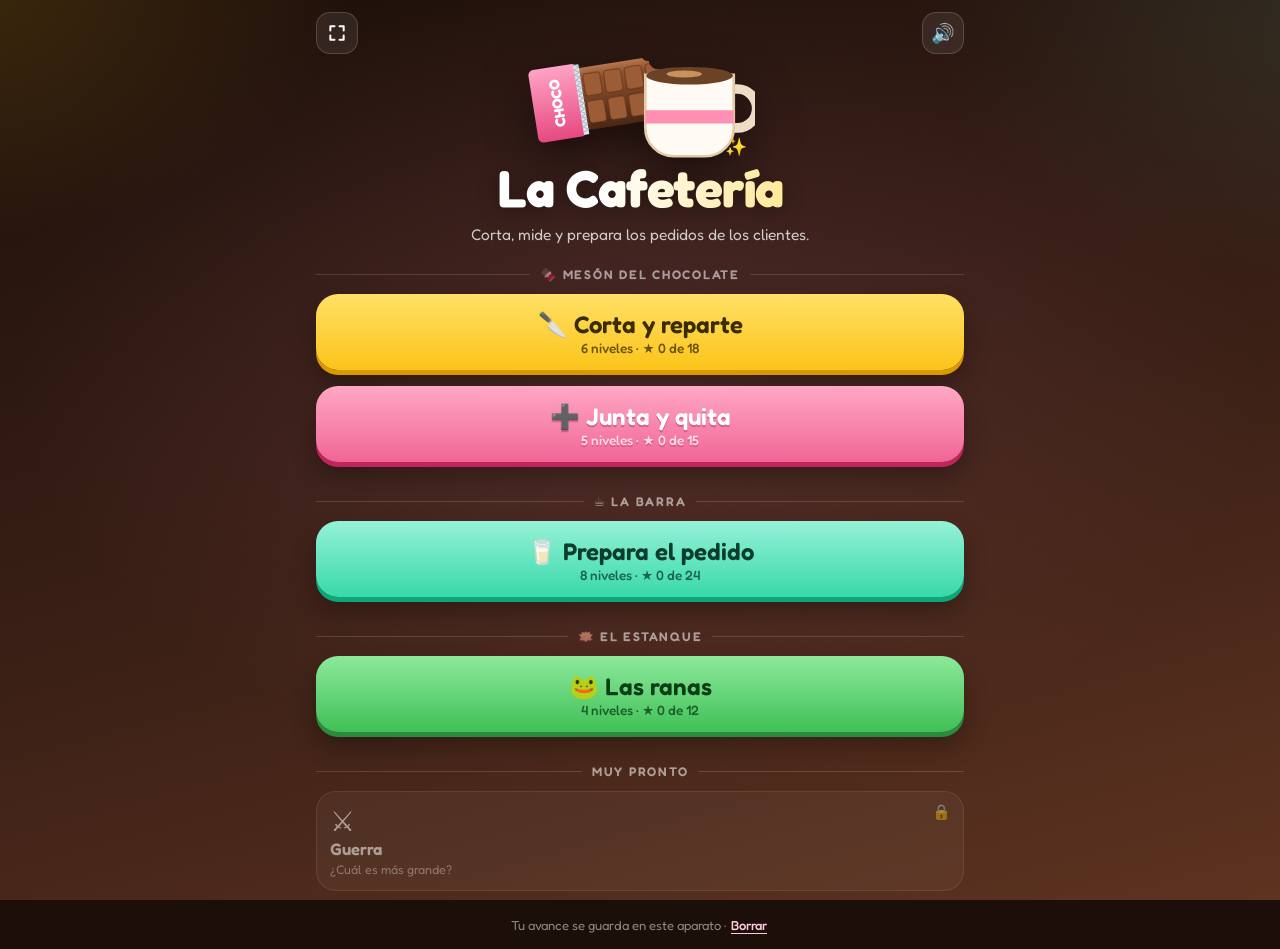
<file: juegos/la-chocolateria.html>
<!DOCTYPE html>
<html lang="es">
<head>
<meta charset="UTF-8">
<meta name="viewport" content="width=device-width, initial-scale=1, viewport-fit=cover">
<meta name="theme-color" content="#1c0f0a">
<title>La Cafetería</title>
<link rel="preconnect" href="https://fonts.googleapis.com">
<link rel="preconnect" href="https://fonts.gstatic.com" crossorigin>
<link href="https://fonts.googleapis.com/css2?family=Fredoka:wght@400;500;600;700&display=swap" rel="stylesheet">
<style>
/* =====================================================================
   LA CAFETERIA  ·  fracciones y decimales
   Un solo archivo. Sin dependencias. Sin reloj.
   (El archivo se sigue llamando la-chocolateria.html para que no se
   rompa el enlace de la pagina.)

   Cuatro juegos: en el meson del chocolate, Corta y reparte y Junta y
   quita; en la barra, Prepara el pedido (medir con taza y jarra, de las
   fracciones a los decimales); en el estanque, Las ranas (minimo comun
   multiplo).

   La barra de chocolate es el entero. Se corta en partes iguales con
   el cuchillo (− 🔪 +) y se llevan pedazos a la caja, que mide lo
   mismo que una barra: lo que hay en la caja es la fraccion.

   Corta y reparte, en seis niveles:
   1. Partes iguales: cual barra esta bien repartida, y repartir una
      barra entre amigos.
   2. Como el dibujo: el pedido viene dibujado.
   3. Con numeros: el pedido viene escrito (3/4). Los primeros traen
      🔪 y ✋ junto a cada numero; despues se quitan.
   4. ¿Cuanto hay?: al reves, se ve el chocolate y se escribe.
   5. Llena el hueco: un hueco sin rayas; hay que encontrar el corte
      que calza. Aqui aparecen las equivalentes.
   6. Mas de una barra: 5/4 y 1 1/4.

   Junta y quita, en cinco niveles: sumar y restar fracciones. Dos
   pedazos solo se cuentan juntos si tienen la misma forma; con la
   tijera se recorta cada plato (1/2 -> 3/6) hasta que la tengan.
   1. Misma forma  2. ¿Se pueden juntar? (pregunta y, si hay que
   recortar, se recorta ahi mismo)  3. Recortar los dos
   4. Quitar recortando  5. Pasarse del entero

   Prepara el pedido, en ocho niveles: recetas en tazas (1. cuartos,
   2. tercios y quintos, 3. a ojo), jarras para la mesa en litros
   (4. la jarra de 10: 3/10 = 0,3; 5. decimos; 6. como se escribe con
   coma 1/2 y 1/4; 7. mas de un litro) y 8. la recta, sin jarra.

   Reglas que vienen de los otros juegos: no hay reloj; al fallar se
   detiene, se muestra lo pedido junto a lo entregado y se vuelve a
   intentar; el pedido fallado vuelve a salir mas adelante. Se acepta
   cualquier fraccion equivalente (6/8 sirve para 3/4) y se celebra.
   ===================================================================== */

:root{
  --fuente: "Fredoka", "Trebuchet MS", "Segoe UI", system-ui, sans-serif;
  --cacao1:#1c0f0a; --cacao2:#3b2016; --cacao3:#5e3320;
  --tinta:#3a2216; --tinta2:#7b5b47;
  --ch-luz:#b5764c; --ch1:#8d522e; --ch2:#6c3b20; --ch3:#4b2713;
  --fresa:#ff8fb3; --menta:#63e6be; --oro:#ffd43b;
  --bien:#12b886; --mal:#e03131;
  --vidrio:rgba(255,255,255,.08); --vidrio-borde:rgba(255,255,255,.16);
  --h:58px;
}
@media (min-height:760px) and (min-width:400px){ :root{--h:66px} }
*{box-sizing:border-box; -webkit-tap-highlight-color:transparent}
html{height:100%; background:var(--cacao1)}
body{margin:0; min-height:100%; font-family:var(--fuente); color:#fff; overflow-x:hidden}
/* el fondo va en una capa fija: en iPhone background-attachment:fixed no funciona */
body::before{
  content:""; position:fixed; inset:0; z-index:-1; pointer-events:none;
  background:
    radial-gradient(70vmax 45vmax at 50% 42%, rgba(255,143,179,.12), transparent 70%),
    radial-gradient(55vmax 38vmax at -5% -5%, rgba(252,196,25,.16), transparent 60%),
    radial-gradient(55vmax 38vmax at 105% 0%, rgba(99,230,190,.10), transparent 60%),
    linear-gradient(165deg, var(--cacao1), var(--cacao2) 55%, var(--cacao3));
}
button{font-family:inherit; touch-action:manipulation; cursor:pointer; -webkit-user-select:none; user-select:none}
button:focus{outline:none}
button:focus-visible{outline:3px solid var(--oro); outline-offset:3px}
.oculto, [hidden]{display:none !important}

.fondo{position:fixed; inset:0; pointer-events:none; z-index:0; overflow:hidden}
.fondo span{position:absolute; bottom:-70px; opacity:.08; animation:sube-fondo linear infinite}
@keyframes sube-fondo{from{transform:translateY(0) rotate(0)} to{transform:translateY(-130vh) rotate(300deg)}}

.app{
  position:relative; z-index:1; max-width:560px; margin:0 auto;
  min-height:100vh; min-height:100dvh; display:flex; flex-direction:column;
  padding:max(12px, env(safe-area-inset-top)) max(16px, env(safe-area-inset-right))
          max(12px, env(safe-area-inset-bottom)) max(16px, env(safe-area-inset-left));
}
.pantalla{display:none}
.pantalla.activa{display:flex; flex-direction:column; flex:1; animation:entra .4s cubic-bezier(.2,.8,.3,1)}
@keyframes entra{from{opacity:0; transform:translateY(14px)} to{opacity:1; transform:none}}
@keyframes surge{from{opacity:0} to{opacity:1}}
@keyframes salta{0%{transform:scale(0) rotate(-30deg)} 60%{transform:scale(1.2) rotate(8deg)} 100%{transform:none}}

h1{font-size:clamp(36px, 10vw, 52px); margin:4px 0 0; line-height:1; letter-spacing:-.5px; font-weight:700}
h2{font-size:clamp(26px, 7vw, 34px); margin:6px 0 4px; font-weight:700; line-height:1.1}
.brillo{
  background:linear-gradient(100deg,#fff 20%,var(--oro) 45%,var(--fresa) 70%,#fff 92%);
  -webkit-background-clip:text; background-clip:text; color:transparent;
  background-size:220% auto; animation:barrido 6s linear infinite;
  filter:drop-shadow(0 3px 10px rgba(0,0,0,.35));
}
@keyframes barrido{to{background-position:220% center}}

/* ---------- botones generales ---------- */
.ico{
  flex:none; width:42px; height:42px; border-radius:14px; padding:0;
  border:1px solid var(--vidrio-borde); background:var(--vidrio); color:#fff; font-size:19px;
  display:grid; place-items:center;
}
.ico svg{width:20px; height:20px}
.ico.gastada{opacity:.4}
/* en celulares angostos caben los seis botones de la barra */
@media (max-width:400px){ .barra{gap:6px} .barra .ico{width:38px; height:38px; border-radius:12px; font-size:17px} .barra .ico svg{width:18px; height:18px} }
.btn{
  display:flex; flex-direction:column; align-items:center; justify-content:center; gap:1px;
  width:100%; border:0; border-radius:20px; padding:14px 18px; margin-top:18px;
  font-size:20px; font-weight:600; color:#3b2c00;
  background:linear-gradient(180deg,#ffe066,#fcc419);
  box-shadow:0 5px 0 #d99a00, 0 14px 24px rgba(0,0,0,.3);
  transition:transform .1s, box-shadow .1s, filter .15s;
}
.btn small{font-size:13.5px; font-weight:500; opacity:.75}
.btn:not(:disabled):active{transform:translateY(4px); box-shadow:0 1px 0 #d99a00, 0 6px 12px rgba(0,0,0,.3)}
.btn:disabled{filter:grayscale(1) opacity(.45); cursor:not-allowed}
.btn.sec{background:rgba(255,255,255,.1); color:#fff; border:1px solid rgba(255,255,255,.2); box-shadow:0 5px 0 rgba(0,0,0,.28)}
.btn.sec:not(:disabled):active{box-shadow:0 1px 0 rgba(0,0,0,.28)}
.hoja .btn.sec{background:#f1e2cc; color:var(--tinta); border:0; box-shadow:0 5px 0 #d2b693}
.link{background:none; border:0; color:#ffc9dc; font-size:13px; font-weight:500; padding:4px 2px;
  text-decoration:underline; text-underline-offset:3px}

/* ---------- barra superior comun ---------- */
.barra{display:flex; align-items:center; gap:9px}
.barra-tit{flex:1; text-align:center; font-weight:600; font-size:18px}
.progreso{flex:1; height:12px; border-radius:99px; background:rgba(255,255,255,.12); overflow:hidden; position:relative}
.progreso i{position:absolute; left:0; top:0; bottom:0; width:0; border-radius:99px;
  background:linear-gradient(90deg,var(--fresa),var(--oro)); transition:width .5s cubic-bezier(.2,.8,.2,1)}
.cuenta{font-weight:600; font-size:15px; font-variant-numeric:tabular-nums; white-space:nowrap}

/* =====================================================================
   LA MESA (portada)
   ===================================================================== */
.portada{position:relative; text-align:center; padding-top:4px}
.portada .btn-sonido{position:absolute; right:0; top:0}
.portada .btn-pantalla{position:absolute; left:0; top:0}
.logo{width:min(230px, 62vw); margin:4px auto -4px}
.logo svg{display:block; width:100%; height:auto; filter:drop-shadow(0 16px 22px rgba(0,0,0,.5)); animation:flotar 4.5s ease-in-out infinite}
.vapor{fill:none; stroke:#fff; stroke-width:5; stroke-linecap:round; opacity:0; transform-box:fill-box; animation:vapor 2.8s ease-in-out infinite}
.vapor.v2{animation-delay:.9s} .vapor.v3{animation-delay:1.8s}
@keyframes vapor{0%{transform:translateY(8px); opacity:0} 40%{opacity:.75} 100%{transform:translateY(-12px); opacity:0}}
.portada + .seccion{margin-top:22px}
.seccion + .btn.principal{margin-top:0}
@keyframes flotar{50%{transform:translateY(-7px) rotate(1.5deg)}}
.lead{color:rgba(255,255,255,.76); font-size:15.5px; margin:10px auto 0; max-width:380px; line-height:1.4}
.btn.principal{font-size:24px; padding:16px 18px 14px; margin:20px 0 4px; border-radius:22px}
.seccion{display:flex; align-items:center; gap:10px; margin:28px 0 12px; color:rgba(255,255,255,.55);
  font-size:12.5px; font-weight:600; text-transform:uppercase; letter-spacing:.14em}
.seccion::before, .seccion::after{content:""; flex:1; height:1px; background:rgba(255,255,255,.14)}
.juegos{display:grid; grid-template-columns:1fr 1fr; gap:10px}
.juegos > .juego:last-child:nth-child(odd){grid-column:1 / -1}
.juego{
  position:relative; display:flex; flex-direction:column; align-items:flex-start; gap:3px; text-align:left;
  padding:13px 13px 12px; border-radius:20px; border:1px solid var(--vidrio-borde); background:var(--vidrio); color:#fff;
  transition:transform .12s;
}
.juego:active{transform:scale(.97)}
.juego .emo{font-size:28px; line-height:1.15}
.juego b{font-size:16.5px; font-weight:600; line-height:1.15}
.juego small{font-size:12.5px; color:rgba(255,255,255,.65); line-height:1.25}
.juego.pronto{opacity:.55}
.juego.pronto::after{content:"🔒"; position:absolute; top:10px; right:12px; font-size:15px}
.pie{margin-top:auto; padding-top:22px; text-align:center; font-size:13px; color:rgba(255,255,255,.5)}
.pie.sin-guardar{color:#ffd8a8; font-size:14px; line-height:1.4}

/* =====================================================================
   LOS NIVELES
   ===================================================================== */
.niveles{display:flex; flex-direction:column; gap:10px; margin-top:16px}
.nivel{
  display:flex; align-items:center; gap:12px; width:100%; padding:12px 14px 12px 12px; text-align:left;
  border-radius:20px; border:1px solid var(--vidrio-borde); background:var(--vidrio); color:#fff; transition:transform .12s;
}
.nivel:active{transform:scale(.98)}
.nivel.sugerido{border-color:rgba(255,212,59,.75); background:rgba(255,212,59,.11); box-shadow:0 0 0 3px rgba(255,212,59,.14)}
.nv-num{flex:none; width:38px; height:38px; border-radius:50%; display:grid; place-items:center;
  background:rgba(0,0,0,.28); font-weight:700; font-size:18px}
.nivel.sugerido .nv-num{background:var(--oro); color:#3b2c00}
.nv-cuerpo{flex:1; display:flex; flex-direction:column; gap:7px; min-width:0}
.nv-cuerpo b{font-size:17px; font-weight:600; line-height:1.15}
.nv-ej{display:flex; align-items:center; gap:8px; min-height:26px}
.nv-ej .mini{width:110px; --mh:22px}
.nv-ej .frac{font-size:17px}
.nv-ej .caras{flex:none; font-size:17px; letter-spacing:1px; white-space:nowrap}
.nv-ej .fl{color:rgba(255,255,255,.7); font-size:19px; font-weight:600}
.nv-est{flex:none; font-size:19px; letter-spacing:1px; color:var(--oro)}
.apagada{color:rgba(255,255,255,.22)}

/* =====================================================================
   EL CHOCOLATE
   Cada pedazo ocupa un casillero de 1/n del ancho (--i y --n), asi
   que 3 pedazos de cuartos miden exactamente 3/4 de la caja.
   ===================================================================== */
.barra-choco{position:relative; height:var(--h)}
.trozo{
  position:absolute; top:0; bottom:0; left:calc(var(--i) * 100% / var(--n)); width:calc(100% / var(--n));
  padding:0; margin:0; border:0; background:none; z-index:2; cursor:pointer;
}
.trozo.fijo, .trozo.tomado{cursor:default}
.choco{
  position:absolute; top:0; bottom:0; left:var(--g, 2px); right:var(--g, 2px); border-radius:7px;
  background:linear-gradient(180deg, var(--ch-luz) 0%, var(--ch1) 16%, var(--ch2) 78%, var(--ch3) 100%);
  box-shadow:inset 0 2px 0 rgba(255,225,195,.35), inset 0 -3px 0 rgba(0,0,0,.28), 0 3px 0 rgba(45,20,8,.45);
  transition:transform .12s;
}
/* el cuadrito en relieve de cada pedazo */
.choco::after{
  content:""; position:absolute; top:20%; bottom:24%; left:16%; right:16%; border-radius:5px;
  background:linear-gradient(165deg, rgba(255,235,215,.17), rgba(0,0,0,.15));
  box-shadow:inset 0 1px 0 rgba(255,235,215,.22), inset 0 -1px 0 rgba(0,0,0,.28);
}
/* el pedazo que se llevo a la caja deja su contorno en la barra */
.trozo.tomado .choco{background:rgba(75,39,19,.10); box-shadow:none; border:2px dashed rgba(75,39,19,.42)}
.trozo.tomado .choco::after{display:none}
@media (hover:hover){ .trozo:not(.tomado):not(.fijo):hover .choco{transform:translateY(-3px)} }
.trozo:not(.tomado):not(.fijo):active .choco{transform:translateY(1px) scale(.97)}
.trozo.sobra{z-index:3}
.trozo.sobra .choco{box-shadow:0 0 0 3px var(--mal), inset 0 2px 0 rgba(255,225,195,.35)}
.trozo em, .marca em{
  position:absolute; inset:0; z-index:3; display:grid; place-items:center;
  font-style:normal; font-weight:700; font-size:15px; color:#fff; text-shadow:0 1px 2px rgba(0,0,0,.5);
}
.marca em{color:var(--tinta2); text-shadow:none}
.marca.meta em{color:#7a5400}

/* el papel de la barra nueva: se va volando con el primer corte */
.envoltorio{
  position:absolute; top:-5px; bottom:-5px; left:27%; width:46%; z-index:3; pointer-events:none; border-radius:6px;
  background:linear-gradient(180deg,#ffa3c4,#f06595); box-shadow:0 3px 8px rgba(0,0,0,.3), inset 0 2px 0 rgba(255,255,255,.4);
  display:grid; place-items:center;
}
.envoltorio::before, .envoltorio::after{content:""; position:absolute; top:0; bottom:0; width:8px;
  background:repeating-linear-gradient(180deg,#eef2f6 0 3px,#bcc6d1 3px 6px)}
.envoltorio::before{left:-5px; border-radius:3px 0 0 3px}
.envoltorio::after{right:-5px; border-radius:0 3px 3px 0}
.envoltorio span{font-weight:700; color:#fff; letter-spacing:.14em; font-size:15px; text-shadow:0 2px 0 rgba(150,20,70,.45)}

/* el destello de cada corte */
.corte{position:absolute; top:-8px; bottom:-8px; width:4px; margin-left:-2px; z-index:4; border-radius:4px;
  background:#fff; box-shadow:0 0 10px 2px rgba(255,255,255,.85); pointer-events:none; transform-origin:50% 0}
/* las rayas de ayuda: donde irian los cortes parejos */
.guia-corte{position:absolute; top:-6px; bottom:-6px; width:0; margin-left:-1.5px; border-left:3px dashed var(--oro);
  z-index:4; pointer-events:none; filter:drop-shadow(0 0 2px rgba(0,0,0,.5))}
.guia{position:absolute; width:0; margin-left:-1.5px; border-left:3px dashed var(--oro); z-index:6; pointer-events:none;
  filter:drop-shadow(0 0 4px rgba(255,212,59,.8))}

/* ---------- barras chicas dibujadas (pedidos, niveles, explicaciones) ---------- */
.mini{display:flex; flex-direction:column; gap:5px; width:100%; --mh:30px}
.mfila{position:relative; height:var(--mh)}
.mtr{position:absolute; top:0; bottom:0; left:calc(var(--i) * 100% / var(--n)); width:calc(100% / var(--n))}
.mtr::before{content:""; position:absolute; top:0; bottom:0; left:1.5px; right:1.5px; border-radius:5px;
  border:2px dashed rgba(90,47,25,.4)}
.oscuro .mtr::before{border-color:rgba(255,255,255,.4)}
.mtr.lleno::before{border:0; background:linear-gradient(180deg,var(--ch-luz),var(--ch1) 20%,var(--ch2) 80%,var(--ch3));
  box-shadow:inset 0 2px 0 rgba(255,225,195,.3), inset 0 -2px 0 rgba(0,0,0,.25)}
.mtr.dueno::before{box-shadow:0 0 0 3px var(--c), inset 0 2px 0 rgba(255,225,195,.3)}
.mtr em{position:absolute; inset:0; display:grid; place-items:center; font-style:normal; font-weight:700; font-size:14px;
  color:var(--tinta2); z-index:1}
.mtr.lleno em{color:#fff}
.mfila.mh{border-radius:6px; background:#fff; box-shadow:inset 0 0 0 2px rgba(201,80,130,.5)}
.mfila.mh::after{content:""; position:absolute; top:0; bottom:0; right:0; left:calc(var(--x) * 100%);
  border-radius:0 6px 6px 0; background:repeating-linear-gradient(45deg,#f3bfd3 0 6px,#fad9e5 6px 12px)}

/* ---------- fracciones escritas ---------- */
.frac{display:inline-flex; flex-direction:column; align-items:center; vertical-align:middle;
  font-weight:700; line-height:.95; font-variant-numeric:tabular-nums}
.frac b{display:block; padding:0 .1em; font-weight:700}
.frac i{display:block; align-self:stretch; height:max(3px, .08em); background:currentColor; border-radius:9px; margin:.07em 0}
.mixto{display:inline-flex; align-items:center; gap:.1em; vertical-align:middle}
.mixto .ent{font-size:1.3em; font-weight:700; line-height:1}
.fp{display:inline-flex; align-items:stretch; gap:.14em}
.fp-ic{display:flex; flex-direction:column; justify-content:space-between; font-size:.4em; padding:.25em 0}

/* =====================================================================
   EL JUEGO
   ===================================================================== */
.mostrador{
  position:relative; display:flex; align-items:center; gap:10px; margin-top:16px; padding:10px 12px 10px 8px;
  border-radius:22px; background:linear-gradient(180deg,#fffaf2,#f7e8d3); color:var(--tinta);
  box-shadow:0 6px 0 #d8b994, 0 14px 26px rgba(0,0,0,.3);
}
/* el toldo de la tienda */
.mostrador::before{content:""; position:absolute; left:16px; right:16px; top:-8px; height:9px; border-radius:9px 9px 0 0;
  background:repeating-linear-gradient(90deg,var(--fresa) 0 14px,#fff 14px 28px)}
.cliente{flex:none; width:58px; text-align:center; font-size:46px; line-height:1}
.globo{
  position:relative; flex:1; min-width:0; min-height:82px; display:flex; flex-direction:column; align-items:center;
  justify-content:center; gap:6px; padding:8px 12px; border-radius:18px; background:#fff; border:2px solid #efd9bd;
}
.globo::before{content:""; position:absolute; left:-11px; top:50%; margin-top:-9px; border:9px solid transparent; border-right:11px solid #efd9bd; border-left:0}
.globo::after{content:""; position:absolute; left:-7px; top:50%; margin-top:-7px; border:7px solid transparent; border-right:9px solid #fff; border-left:0}
.globo .mini{max-width:230px; --mh:34px}
.globo .frac, .globo .fp, .globo .mixto{font-size:44px; color:var(--tinta)}
.globo .fp .frac{font-size:1em}
.g-txt{font-size:19px; font-weight:600; text-align:center; line-height:1.15}
.g-caras{font-size:26px; letter-spacing:2px; line-height:1}
.g-rep{display:flex; align-items:center; gap:8px; font-size:28px; line-height:1}
.g-rep .fl{font-size:20px; color:var(--tinta2)}

.obra{position:relative; display:flex; flex-direction:column; gap:10px; margin-top:14px}
#p-juego.dos{--h:44px}
@media (min-height:760px) and (min-width:400px){ #p-juego.dos{--h:52px} }

/* la caja: mide lo mismo que una barra entera */
.bandeja{position:relative; padding:10px 12px; border-radius:18px;
  background:linear-gradient(180deg,#ffe3ee,#ffc9dc); box-shadow:0 5px 0 #e597b6, 0 12px 22px rgba(0,0,0,.28)}
.caja{display:flex; flex-direction:column; gap:8px}
.fila{position:relative; height:var(--h); border-radius:10px; background:rgba(255,255,255,.7);
  box-shadow:inset 0 2px 6px rgba(160,60,100,.22)}
.fila::after{content:""; position:absolute; inset:0; border-radius:10px; border:2.5px solid rgba(201,80,130,.5); pointer-events:none; z-index:4}
.relleno{position:absolute; top:0; bottom:0; right:0; left:calc(var(--x) * 100%); z-index:1; border-radius:0 10px 10px 0;
  background:repeating-linear-gradient(45deg,#f3bfd3 0 9px,#fad9e5 9px 18px); box-shadow:-3px 0 0 rgba(160,50,90,.45)}
.marca{position:absolute; top:0; bottom:0; left:calc(var(--i) * 100% / var(--m)); width:calc(100% / var(--m)); z-index:1; pointer-events:none}
.marca::before{content:""; position:absolute; top:4px; bottom:4px; left:2px; right:2px; border-radius:6px; border:2px dashed rgba(150,70,100,.5)}
.marca.meta::before{background:rgba(255,212,59,.4); border-color:rgba(190,130,0,.75)}
.etq-entero{position:absolute; right:-11px; top:50%; transform:translateY(-50%); font-size:12px; font-weight:700; color:#a3416b}

/* la tabla de picar */
.tabla{padding:12px; border-radius:18px;
  background:repeating-linear-gradient(90deg, rgba(120,70,30,.07) 0 3px, transparent 3px 11px), linear-gradient(180deg,#e7b47c,#cf9459);
  box-shadow:inset 0 2px 0 rgba(255,255,255,.35), 0 5px 0 #a26c3b, 0 12px 22px rgba(0,0,0,.3)}
.barras{display:flex; flex-direction:column; gap:8px}
.barras.invita .trozo:not(.tomado) .choco{animation:brinca 1.1s ease-in-out infinite}
@keyframes brinca{50%{transform:translateY(-5px)}}

/* repartir: los amigos con su plato */
.amigos{display:grid; grid-template-columns:repeat(var(--f), 1fr); gap:6px; padding:10px 8px; border-radius:18px;
  background:linear-gradient(180deg,#ffe3ee,#ffc9dc); box-shadow:0 5px 0 #e597b6, 0 12px 22px rgba(0,0,0,.28)}
.amigo{position:relative; display:flex; flex-direction:column; align-items:center; gap:4px; min-width:0}
.amigo .cara{font-size:30px; line-height:1}
.num-amigo{position:absolute; top:-6px; right:0; min-width:21px; height:21px; display:grid; place-items:center;
  border-radius:99px; background:var(--oro); color:#3b2c00; font-weight:700; font-size:13px}
.plato{width:100%; min-height:36px; display:flex; flex-wrap:wrap; justify-content:center; align-content:center; gap:2px;
  padding:6px 4px; border-radius:50%; background:radial-gradient(ellipse at 50% 40%, #fff 55%, #ecdfe6 100%);
  box-shadow:0 2px 0 rgba(160,60,100,.3)}
.pz{position:relative; display:block; flex:none; width:14px; height:20px}
.pz .choco{--g:0px; border-radius:4px}
.pz .choco::after{display:none}

/* partes iguales: tres barras para elegir */
.justas{display:flex; flex-direction:column; gap:12px}
.op-justa{display:block; width:100%; padding:12px; border:3px solid transparent; border-radius:18px;
  background:linear-gradient(180deg,#e7b47c,#cf9459); box-shadow:0 5px 0 #a26c3b, 0 10px 18px rgba(0,0,0,.28); transition:transform .1s}
.op-justa .barra-choco{height:46px}
.op-justa:active{transform:translateY(3px)}
.op-justa.bien{border-color:var(--menta); box-shadow:0 0 0 4px rgba(99,230,190,.45), 0 5px 0 #a26c3b}
.op-justa.mal{border-color:var(--mal)}
.trozo.fijo.libre{left:var(--x); width:var(--w)}

/* el cuchillo: − 🔪 + */
.mando{margin-top:12px}
.mando:empty{display:none}
.cuchillo{display:flex; align-items:center; justify-content:center; gap:12px}
.paso-btn{
  flex:none; width:64px; height:56px; padding:0; border:0; border-radius:18px; font-size:34px; font-weight:600; line-height:1;
  color:var(--tinta); background:linear-gradient(180deg,#fff,#f1e3cf); box-shadow:0 4px 0 #c4a17a, 0 8px 14px rgba(0,0,0,.28);
  transition:transform .06s, box-shadow .06s;
}
.paso-btn:active:not(:disabled){transform:translateY(3px); box-shadow:0 1px 0 #c4a17a}
.paso-btn:disabled{opacity:.35}
.paso-btn.invita{animation:invita 1.3s ease-in-out infinite}
@keyframes invita{0%,100%{box-shadow:0 4px 0 #c4a17a, 0 0 0 0 rgba(255,212,59,0)} 50%{box-shadow:0 4px 0 #c4a17a, 0 0 0 7px rgba(255,212,59,.8)}}
.cuchillo-n{min-width:134px; height:56px; display:flex; align-items:center; justify-content:center; gap:7px; padding:0 12px;
  border-radius:18px; background:rgba(0,0,0,.25); border:1px solid var(--vidrio-borde)}
.cuchillo-n .k{font-size:24px}
.cuchillo-n b{font-size:32px; font-weight:700; font-variant-numeric:tabular-nums; min-width:1.2em; text-align:center}
.cuchillo-n small{font-size:14px; color:rgba(255,255,255,.72); min-width:3.6em; text-align:left}
/* escribir la fraccion: ✋ arriba, 🔪 abajo */
.editor{display:grid; grid-template-columns:30px 60px 84px 60px; gap:6px 10px; justify-content:center; align-items:center}
.ed-ic{grid-column:1; font-size:24px; text-align:center}
.ed-val{height:54px; display:grid; place-items:center; font-size:36px; font-weight:700; border-radius:16px;
  background:rgba(0,0,0,.25); border:1px solid var(--vidrio-borde); font-variant-numeric:tabular-nums}
.ed-val.vacio{color:rgba(255,255,255,.35)}
.ed-linea{grid-column:3; height:5px; border-radius:5px; background:#fff}
.editor .paso-btn{width:60px; height:54px}

.aviso{min-height:54px; display:flex; align-items:center; justify-content:center; gap:8px; flex-wrap:wrap; text-align:center;
  font-size:16.5px; color:rgba(255,255,255,.88); margin-top:8px; line-height:1.25}
.aviso .frac{font-size:22px; color:var(--oro)}
#accion{margin-top:4px}
.btn.invita{animation:invita-btn 1.3s ease-in-out infinite}
@keyframes invita-btn{50%{box-shadow:0 5px 0 #d99a00, 0 0 0 7px rgba(255,212,59,.55)}}

/* =====================================================================
   LA HOJA QUE SUBE (acierto o error)
   ===================================================================== */
.hoja-velo{position:fixed; inset:0; z-index:40; display:flex; align-items:flex-end; justify-content:center;
  background:rgba(25,10,4,.34); animation:surge .2s}
.hoja{width:min(100%, 560px); max-height:90vh; overflow:auto; color:var(--tinta);
  padding:18px 18px max(16px, env(safe-area-inset-bottom)); border-radius:28px 28px 0 0;
  background:linear-gradient(180deg,#fffaf3,#f8ead6); box-shadow:0 -14px 40px rgba(0,0,0,.4);
  animation:sube .38s cubic-bezier(.2,.9,.3,1.08)}
@keyframes sube{from{transform:translateY(100%)} to{transform:none}}
.h-tit{font-size:26px; font-weight:700; text-align:center; margin:0 0 12px; line-height:1.15}
.h-tit.mal{color:#c92a2a}
.h-sub{font-size:18px; font-weight:600; text-align:center; color:var(--bien); margin:-4px 0 8px}
.h-foto{display:flex; flex-direction:column; align-items:center; gap:10px}
.h-foto .mini{--mh:40px}
.h-grande{font-size:50px}
.h-fila{display:flex; align-items:center; gap:10px; margin:7px 0}
.h-quien{flex:none; width:38px; font-size:28px; text-align:center; line-height:1}
.h-fila .mini{flex:1; --mh:32px}
.h-fila > .frac, .h-fila > .mixto{flex:none; font-size:26px; min-width:46px; justify-content:center}
.h-eq{display:flex; align-items:center; justify-content:center; gap:12px; font-size:32px; font-weight:700; margin-top:8px}
.h-eq .frac{font-size:32px}
.h-txt{text-align:center; font-size:16px; color:var(--tinta2); margin-top:10px; line-height:1.35}
.h-cadena{display:flex; flex-wrap:wrap; justify-content:center; align-items:center; gap:4px 8px; font-size:22px; margin-top:10px; color:var(--tinta2)}
.h-check{display:grid; grid-template-columns:auto 56px 56px 28px; gap:4px 10px; align-items:center; justify-content:center; margin:12px auto 0; font-size:18px}
.h-check .cab{font-size:13px; color:var(--tinta2); text-align:center}
.h-check .ci{white-space:nowrap}
.h-check .ci small{font-size:13px; color:var(--tinta2)}
.h-check b{text-align:center; font-size:23px}
.h-check .ok{color:var(--bien); text-align:center} .h-check .no{color:var(--mal); text-align:center}
.h-check2{grid-template-columns:auto 56px 28px}
.h-cuentas{display:flex; justify-content:center; gap:16px; flex-wrap:wrap; margin-top:6px}
.h-cuentas span{display:flex; flex-direction:column; align-items:center; font-size:32px; line-height:1.1}
.h-cuentas b{font-size:19px}
.rv{width:100%}
.rv-caras{display:grid; grid-template-columns:repeat(var(--f),1fr); text-align:center; font-size:24px; margin-bottom:6px}
.rv .mini{--mh:38px}
.h-justa{padding:10px; border-radius:16px; background:linear-gradient(180deg,#e7b47c,#cf9459)}
.h-justa .barra-choco{height:44px}
.hoja .btn{margin-top:16px}

/* =====================================================================
   FIN DE NIVEL
   ===================================================================== */
.fin{text-align:center; margin:auto 0; padding:8px 0 4px}
.trofeo{font-size:66px; line-height:1; display:inline-block; animation:salta 1s cubic-bezier(.2,.9,.3,1.4)}
.est-fin{font-size:46px; letter-spacing:6px; margin:10px 0 0}
.est-fin span{display:inline-block; animation:salta .6s cubic-bezier(.2,.9,.3,1.4) backwards}
.est-fin .on{color:var(--oro); text-shadow:0 0 18px rgba(255,212,59,.6)}
.cifras{display:grid; grid-template-columns:repeat(3,1fr); gap:9px; margin:18px 0 6px}
.cifra{background:var(--vidrio); border:1px solid var(--vidrio-borde); border-radius:18px; padding:12px 4px}
.cifra b{display:block; font-size:28px; font-weight:700; line-height:1.1}
.cifra span{font-size:12.5px; color:rgba(255,255,255,.66)}

/* ---------- capas sueltas ---------- */
#chispas, #vuelos{position:fixed; inset:0; pointer-events:none; z-index:50; overflow:hidden}
#vuelos{z-index:45}
.chispa{position:fixed; font-weight:700; line-height:1; will-change:transform, opacity}
.papel{position:fixed; top:0; border-radius:2px; will-change:transform}
.flota{position:fixed; font-size:30px; line-height:1; pointer-events:none}
#toast{
  position:fixed; left:50%; top:max(14px, env(safe-area-inset-top)); z-index:60; pointer-events:none;
  transform:translate(-50%, calc(-100% - 40px)); padding:10px 18px; border-radius:99px;
  background:linear-gradient(180deg,#ffe066,#fcc419); color:#3b2c00; font-weight:600; font-size:17px;
  box-shadow:0 10px 24px rgba(0,0,0,.35); white-space:nowrap; visibility:hidden;
  transition:transform .4s cubic-bezier(.2,.9,.3,1.3), visibility 0s .4s;
}
#toast.ver{transform:translate(-50%, 0); visibility:visible; transition:transform .4s cubic-bezier(.2,.9,.3,1.3)}
.velo{position:fixed; inset:0; z-index:70; background:rgba(20,8,3,.6); display:grid; place-items:center; padding:20px;
  backdrop-filter:blur(4px); -webkit-backdrop-filter:blur(4px); animation:surge .2s}
.dialogo{width:min(100%, 360px); background:#4a2a1c; border:1px solid var(--vidrio-borde); border-radius:24px;
  padding:20px 18px 18px; text-align:center; box-shadow:0 24px 50px rgba(0,0,0,.45)}
.dialogo h3{margin:0 0 6px; font-size:21px; color:#fff}
.dialogo p{margin:0; color:rgba(255,255,255,.75); font-size:15px; line-height:1.4}
.m-btns{display:grid; grid-template-columns:1fr 1fr; gap:10px}
.m-btns .btn{font-size:17px; padding:12px 10px}

@media (max-height:640px){
  .mostrador{margin-top:12px} .globo{min-height:72px} .cliente{font-size:40px; width:50px}
  .globo .frac, .globo .fp, .globo .mixto{font-size:38px}
  .obra{margin-top:10px} .aviso{min-height:48px; margin-top:4px}
  .aviso .frac{font-size:19px}
  .paso-btn, .cuchillo-n{height:50px}
}
/* =====================================================================
   JUNTA Y QUITA
   ===================================================================== */
.btn.fresa{background:linear-gradient(180deg,#ffa8c5,#f06595); color:#fff; box-shadow:0 5px 0 #c2255c, 0 14px 24px rgba(0,0,0,.3);
  text-shadow:0 2px 0 rgba(150,20,70,.35)}
.btn.fresa:not(:disabled):active{box-shadow:0 1px 0 #c2255c, 0 6px 12px rgba(0,0,0,.3)}
.btn.principal.fresa{margin-top:12px}
.btn.claro{background:linear-gradient(180deg,#fffaf2,#f1e3cf); color:var(--tinta); box-shadow:0 5px 0 #c4a17a, 0 10px 18px rgba(0,0,0,.28)}
.btn.claro:not(:disabled):active{box-shadow:0 1px 0 #c4a17a}
/* Juntar con distinta forma: se ve apagado, pero se puede tocar para descubrir por que no */
.btn.apagado{filter:saturate(.35) brightness(.85)}
#p-suma{--hs:46px}
@media (min-height:760px) and (min-width:400px){ #p-suma{--hs:52px} }
#p-suma.dos{--hs:38px}
.plato-s{padding:10px 12px 10px 8px; border-radius:18px; transition:box-shadow .3s}
.plato-s.es-tabla{background:repeating-linear-gradient(90deg, rgba(120,70,30,.07) 0 3px, transparent 3px 11px), linear-gradient(180deg,#e7b47c,#cf9459);
  box-shadow:inset 0 2px 0 rgba(255,255,255,.35), 0 5px 0 #a26c3b, 0 12px 22px rgba(0,0,0,.3)}
.plato-s.iguales{box-shadow:0 0 0 4px rgba(99,230,190,.85), 0 5px 0 #a26c3b, 0 12px 22px rgba(0,0,0,.3)}
.ps-fila{display:flex; align-items:center; gap:8px}
.ps-ic{flex:none; width:30px; text-align:center; font-size:24px; line-height:1}
.ps-fila > .barra-choco, .ps-fila > .fila, .ps-fila > .caja{flex:1; min-width:0}
.plato-s .barra-choco, .plato-s .fila, .ps-caja .fila{height:var(--hs)}
.ps-caja .caja{gap:6px}
.es-tabla .marca::before{border-color:rgba(75,39,19,.32)}
/* la resta: el marco del cliente sobre el chocolate, y la sombra de lo que se llevo */
.plato-s.con-marco{padding-top:20px}
.marco{position:absolute; top:-8px; bottom:-8px; z-index:5; pointer-events:none; border-radius:10px;
  border:3px dashed var(--mal); background:rgba(224,49,49,.08)}
.marco.calza{border:3px solid #2f9e44; background:rgba(81,207,102,.16)}
.marco.hecho{border:2.5px dashed rgba(47,158,68,.75); background:none}
.marco i{position:absolute; top:-17px; left:50%; transform:translateX(-50%); font-style:normal; font-size:18px; line-height:1;
  padding:2px 6px; border-radius:99px; background:#fff; box-shadow:0 2px 6px rgba(0,0,0,.25)}
.trozo.bajo .choco{box-shadow:0 0 0 2.5px #51cf66, inset 0 2px 0 rgba(255,225,195,.35)}
.marca.sombra::before{background:rgba(90,47,25,.36); border:2px dashed rgba(75,39,19,.75)}
.mtr.sombra::before{background:rgba(108,59,32,.2); border-color:rgba(75,39,19,.65)}
.mini-marco{position:relative; margin:24px 4px 8px}
.mini-marco .marco{top:-6px; bottom:-6px}
.trozo.bi .choco{left:3px} .trozo.bd .choco{right:3px}
.trozo em.cont{color:#ffe066}
.ps-ctl{display:flex; align-items:center; justify-content:space-between; gap:10px; margin:8px 0 0 38px}
.ps-frac{color:#4b2713} .ps-frac .frac{font-size:22px}
.tijera{display:flex; align-items:center; gap:8px}
.paso-btn.chico{width:48px; height:42px; font-size:26px; border-radius:14px}
.tij-n{position:relative; min-width:66px; height:42px; display:flex; align-items:center; justify-content:center; gap:3px;
  border-radius:14px; background:rgba(60,25,8,.28); color:#fff; font-size:17px}
.tij-n b{font-size:19px; font-weight:700}
.tij-meta{position:absolute; top:-12px; right:-8px; font-style:normal; font-weight:700; font-size:13px; padding:2px 6px;
  border-radius:99px; background:var(--oro); color:#3b2c00; box-shadow:0 2px 6px rgba(0,0,0,.3)}
.choco.fresa{background:linear-gradient(180deg,#ffc9dc 0%,#f783ac 16%,#e64980 80%,#c2255c 100%);
  box-shadow:inset 0 2px 0 rgba(255,255,255,.45), inset 0 -3px 0 rgba(0,0,0,.18), 0 3px 0 rgba(130,20,60,.4)}
.choco.fresa::after{background:linear-gradient(165deg, rgba(255,255,255,.28), rgba(0,0,0,.08))}
.mtr.lleno.fresa::before{background:linear-gradient(180deg,#ffc9dc,#f783ac 20%,#e64980 80%,#c2255c)}
/* el globo: 1/2 + 1/3 = ? (y arriba, chico, como era antes de recortar) */
.g-ex{display:flex; align-items:center; justify-content:center; gap:8px; font-weight:700; font-size:28px; color:var(--tinta)}
.globo .g-ex .frac{font-size:34px}
.g-ex .q{color:#c9a27e}
.g-orig{display:flex; align-items:center; justify-content:center; gap:6px; font-size:16px; font-weight:600; color:var(--tinta2); opacity:.8}
.globo .g-orig .frac{font-size:17px}
.f-b{color:#d6336c} .f-q{color:#8a6a55}
.ps-frac.f-b{color:#a61e4d}
.elige{display:grid; grid-template-columns:1fr 1fr; gap:10px}
.elige .btn{margin-top:0; font-size:17px; padding:14px 8px; line-height:1.2}
/* un pedazo de cada uno, a escala */
.mu-ch{display:inline-flex; align-items:center; gap:6px; margin-left:6px}
.mu-ch b{font-size:22px; margin:0 2px}
.mu-pz{display:inline-block; height:22px; border-radius:4px; background:linear-gradient(180deg,var(--ch-luz),var(--ch1) 20%,var(--ch2) 80%,var(--ch3))}
.mu-pz.fresa{background:linear-gradient(180deg,#ffc9dc,#f783ac 20%,#e64980 80%,#c2255c)}
.ok-forma{color:#96f2d7; font-weight:600}
.muestra{display:flex; flex-direction:column; gap:8px; margin:4px 0 2px}
.mu-fila{display:flex; align-items:center; gap:10px}
.mu-entera{flex:1; position:relative; height:36px; border-radius:7px; border:2px dashed rgba(90,47,25,.35)}
.mu-entera .mu-pz{position:absolute; left:-2px; top:-2px; bottom:-2px; height:auto}
.h-cadena2{flex-wrap:wrap; row-gap:8px; font-size:24px}
.h-cadena2 .frac{font-size:26px}
.grupo{display:inline-flex; align-items:center; gap:8px; white-space:nowrap}
.nv-ej .mixto{font-size:17px}

/* =====================================================================
   PREPARA EL PEDIDO
   ===================================================================== */
.g-prod{display:flex; align-items:center; justify-content:center; gap:10px; font-size:20px; font-weight:700; line-height:1.15; text-align:left}
.g-pemo{font-size:36px; line-height:1}
.nv-ej .dnum{font-size:17px}
.sacar.invita{animation:invita-btn 1.3s ease-in-out infinite}
.btn.menta{background:linear-gradient(180deg,#96f2d7,#38d9a9); color:#0b3d2e; box-shadow:0 5px 0 #0ca678, 0 14px 24px rgba(0,0,0,.3)}
.btn.menta:not(:disabled):active{box-shadow:0 1px 0 #0ca678, 0 6px 12px rgba(0,0,0,.3)}
/* la taza crece con la pantalla, pero siempre deja ver el boton Listo sin bajar */
#p-prep{--hm:clamp(130px, calc(100vh - 560px), 300px); --hm:clamp(130px, calc(100dvh - 560px), 300px)}
@media (max-height:700px){ #p-prep .receta{margin-top:8px; padding:6px 10px 4px} #p-prep .vs-vaso{height:28px} #p-prep .producto{width:46px; height:46px; font-size:28px} }
/* la receta: un vasito por ingrediente, y al final el producto */
.receta{display:flex; align-items:flex-end; justify-content:center; gap:10px; margin-top:14px; padding:10px 12px 8px;
  border-radius:18px; background:rgba(255,255,255,.07); border:1px solid var(--vidrio-borde)}
.receta:empty{display:none}
.vasito{display:flex; flex-direction:column; align-items:center; gap:3px; min-width:50px; opacity:.55; transition:opacity .25s, transform .25s}
.vasito.actual, .vasito.listo{opacity:1}
.vasito.actual{transform:translateY(-3px)}
.vs-vaso{position:relative; width:34px; height:40px; border:2.5px solid rgba(255,255,255,.75); border-top:0; border-radius:0 0 9px 9px;
  overflow:hidden; background:rgba(255,255,255,.08)}
.vasito.actual .vs-vaso{border-color:var(--oro); box-shadow:0 0 0 3px rgba(255,212,59,.3)}
.vs-liq{position:absolute; left:0; right:0; bottom:0; height:0; background:var(--c); transition:height .55s cubic-bezier(.3,.8,.3,1)}
.vs-ic{font-size:17px; line-height:1}
.vs-num{display:flex; align-items:center; gap:2px; font-size:15px; font-weight:700; color:#fff; white-space:nowrap}
.vs-num .frac{font-size:14px}
.vs-num .mixto{font-size:14px}
.vasito.listo .vs-num::after{content:"✓"; color:var(--menta); margin-left:2px}
.vs-op{font-size:22px; font-weight:700; color:rgba(255,255,255,.55); align-self:center; margin-bottom:14px}
.producto{width:58px; height:58px; display:grid; place-items:center; font-size:36px; border-radius:16px; margin-bottom:10px;
  background:rgba(255,255,255,.08); border:2px dashed rgba(255,255,255,.3); filter:grayscale(1); opacity:.5}
.producto.hecho{filter:none; opacity:1; border-style:solid; border-color:var(--oro); background:rgba(255,212,59,.15)}

/* la estacion: lo que hay que servir, la taza o jarra, y los botones */
.estacion{display:grid; grid-template-columns:1fr auto auto; align-items:center; gap:10px; margin-top:12px; padding:14px 12px 10px;
  border-radius:22px; background:linear-gradient(180deg,#fffaf2,#f3e3cc); color:var(--tinta); box-shadow:0 6px 0 #d8b994, 0 14px 26px rgba(0,0,0,.3);
  -webkit-user-select:none; user-select:none; -webkit-touch-callout:none}
.estacion.horiz{grid-template-columns:1fr; gap:4px}
.instr{display:flex; flex-direction:column; align-items:center; text-align:center; gap:2px; min-width:0}
.horiz .instr{flex-direction:row; justify-content:center; gap:10px}
.in-ic{font-size:34px; line-height:1.1}
.in-nom{font-size:13.5px; color:var(--tinta2); font-weight:600; line-height:1.15}
.in-cant{font-size:42px; font-weight:700; line-height:1; margin-top:4px}
.in-cant .frac, .in-cant .mixto{font-size:40px}
.in-uni{font-size:16px; font-weight:600; color:var(--tinta2)}
.in-sub{font-size:15px; color:var(--tinta2); margin-top:2px}
.in-sub .frac{font-size:17px}
.in-pal{font-size:13px; color:var(--tinta2); font-style:italic; line-height:1.2; margin-top:3px}
.in-preg{font-size:18px; font-weight:700; line-height:1.15}
.dnum{font-weight:700; font-variant-numeric:tabular-nums}
.listo-msg{grid-column:1 / -1; text-align:center; padding:26px 6px; font-size:22px; font-weight:700; color:var(--tinta)}
.listo-msg span{display:block; font-size:54px; margin-top:6px}

/* la taza medidora o la jarra (una recta numerica parada) */
.med{position:relative; display:flex; flex-direction:column; align-items:center; padding:0 4px}
.med-tope, .med-cero{font-size:12.5px; font-weight:700; color:var(--tinta2); line-height:1.2}
.vaso-m{position:relative; width:92px; height:var(--hm); margin:5px 0 3px; border:3.5px solid #9fb3c1; border-top:0; border-radius:0 0 18px 18px;
  background:linear-gradient(90deg, #e6f0f7, #c9dceb 60%, #e3eef6);
  touch-action:none; cursor:ns-resize}
.vaso-m::before{content:""; position:absolute; left:-7px; right:-7px; top:-4px; height:6px; border-radius:4px; background:#9fb3c1}
.taza .vaso-m{margin-left:22px}
.taza .vaso-m::after{content:""; position:absolute; left:-27px; top:16%; width:20px; height:42%; border:4px solid #9fb3c1; border-right:0; border-radius:18px 0 0 18px}
.jarra .vaso-m{width:104px; margin-left:22px}
.jarra .vaso-m::after{content:""; position:absolute; left:-27px; top:12%; width:20px; height:46%; border:4px solid #9fb3c1; border-right:0; border-radius:18px 0 0 18px}
.liq{position:absolute; left:0; right:0; bottom:0; height:0; border-radius:0 0 14px 14px; background-color:var(--c);
  background-image:linear-gradient(90deg, rgba(255,255,255,.3), rgba(255,255,255,0) 45%, rgba(0,0,0,.07));
  box-shadow:inset 0 4px 0 var(--b, rgba(255,255,255,.45)), inset 0 0 0 2px rgba(60,40,20,.12)}
.liq.suave{transition:height .2s ease-out}
.liq.vacia{transition:height .5s ease-in}
.chorro{position:absolute; left:50%; top:-30px; width:9px; margin-left:-4.5px; border-radius:5px; background:var(--c);
  box-shadow:0 0 0 1px rgba(0,0,0,.08); opacity:0; pointer-events:none; z-index:2}
.sirviendo .chorro{opacity:1}
.botella{position:absolute; top:-30px; left:50%; font-size:30px; line-height:1; opacity:0; pointer-events:none; z-index:3;
  transform:translate(-10%, -40%) rotate(-135deg); transition:opacity .12s}
.sirviendo .botella{opacity:1}
.mk{position:absolute; left:0; width:34%; height:2.5px; background:#5c6f7d; transform:translateY(50%); pointer-events:none; z-index:1}
.mk.chica{width:20%; height:2px; opacity:.75}
.mk.uno{width:52%; height:3px; background:#3a2216}
.mk.uno span{position:absolute; left:calc(100% + 3px); top:50%; transform:translateY(-50%); font-size:11px; font-weight:700; color:#3a2216; white-space:nowrap}
.mk.ay{background:#e8a600; width:50%; height:3px; z-index:2}
.mk.ay em{position:absolute; left:calc(100% + 3px); top:50%; transform:translateY(-50%); font-size:11.5px; font-style:normal; font-weight:700; color:#8a6400}
.mitad{position:absolute; left:-8px; right:-8px; border-top:3px dashed #e8a600; pointer-events:none; z-index:2; transform:translateY(-1.5px)}
.mitad span{position:absolute; right:-2px; top:-19px; font-size:11px; font-weight:700; color:#5c4100; background:var(--oro); border-radius:99px; padding:1px 6px}
.meta-l{position:absolute; left:-12px; right:-12px; border-top:3px dashed var(--mal); pointer-events:none; z-index:3}
.meta-l span{position:absolute; left:-24px; top:-13px; font-size:20px; line-height:1}
.escala{position:absolute; left:100%; top:0; bottom:0; width:40px; margin-left:4px; pointer-events:none}
.esc-t{position:absolute; left:0; transform:translateY(50%); display:flex; align-items:center; gap:2px; font-size:11.5px; font-weight:700; color:#1864ab}
.esc-t::before{content:""; width:7px; height:2px; background:#1864ab}
.nivel-guia{position:absolute; left:0; right:-32px; border-top:2px dotted #1864ab; pointer-events:none; z-index:2}
.gota{position:fixed; width:11px; height:14px; border-radius:50% 50% 50% 50% / 60% 60% 40% 40%; background:var(--c); z-index:46; pointer-events:none;
  box-shadow:inset 0 2px 0 rgba(255,255,255,.4)}
/* los botones de servir: arriba sube, abajo baja */
.ctl-v{display:flex; flex-direction:column; gap:12px}
.servir, .sacar{display:flex; flex-direction:column; align-items:center; justify-content:center; gap:1px; width:66px; border:0; border-radius:20px;
  font-weight:700; color:#3b2c00; -webkit-touch-callout:none; touch-action:none; transition:transform .06s, box-shadow .06s}
.servir{height:96px; font-size:30px; background:linear-gradient(180deg,#ffe066,#fcc419); box-shadow:0 5px 0 #d99a00, 0 10px 18px rgba(0,0,0,.2)}
.sacar{height:60px; font-size:20px; color:var(--tinta); background:linear-gradient(180deg,#fff,#f1e3cf); box-shadow:0 4px 0 #c4a17a, 0 8px 14px rgba(0,0,0,.15)}
.servir small, .sacar small{font-size:11.5px; font-weight:600}
.servir.apretado{transform:translateY(4px); box-shadow:0 1px 0 #d99a00}
.sacar.apretado{transform:translateY(3px); box-shadow:0 1px 0 #c4a17a}
.servir.invita{animation:invita-btn 1.3s ease-in-out infinite}
.ctl-h{display:flex; justify-content:center; gap:28px; margin-top:4px}
.ctl-h .sacar{width:78px; height:54px; font-size:24px}
/* la recta (ultimo nivel): la jarra acostada, sin jarra */
.recta-h{position:relative; height:96px; margin:8px 22px 0; touch-action:none; cursor:ew-resize}
.recta-h .linea{position:absolute; left:0; right:0; top:58%; height:5px; margin-top:-2.5px; background:#3a2216; border-radius:3px}
.tk{position:absolute; top:58%; left:var(--x); width:3px; height:22px; margin:-11px 0 0 -1.5px; background:#3a2216; border-radius:2px; pointer-events:none}
.tk.chica{height:14px; margin-top:-7px; width:2px}
.tk.ay{background:#e8a600; height:26px; margin-top:-13px}
.tk.ay em{position:absolute; top:-16px; left:50%; transform:translateX(-50%); font-size:11px; font-style:normal; font-weight:700; color:#8a6400}
.tk-l{position:absolute; top:calc(58% + 16px); left:var(--x); transform:translateX(-50%); font-weight:700; font-size:17px; pointer-events:none}
.pin{position:absolute; left:0; bottom:42%; transform:translateX(-50%); font-size:36px; line-height:1; pointer-events:none;
  filter:drop-shadow(0 3px 2px rgba(0,0,0,.3)); z-index:3}
.pin.suave{transition:left .2s ease-out}
.meta-x{position:absolute; left:var(--x); top:12%; bottom:12%; border-left:3px dashed var(--mal); pointer-events:none; z-index:2}
.mitad-x{position:absolute; left:50%; top:20%; bottom:14%; border-left:3px dashed #e8a600; pointer-events:none}
.elige3{display:grid; grid-template-columns:repeat(3,1fr); gap:10px}
.elige3 .btn{margin-top:0; font-size:26px; padding:14px 4px}

/* hojas del pedido */
.rp-prod{display:flex; align-items:center; justify-content:center; gap:14px; margin:-2px 0 6px}
.rp-prod b{font-size:20px}
.vc{position:relative; width:56px; height:66px; border:3px solid #9fb3c1; border-top:0; border-radius:0 0 14px 14px; overflow:hidden;
  display:flex; flex-direction:column-reverse; background:#d3e3ef}
.vc i{display:block; background:var(--c); box-shadow:inset 0 2px 0 rgba(255,255,255,.35), inset 0 -1px 0 rgba(60,40,20,.15)}
.rp-fila{display:grid; grid-template-columns:30px 66px 1fr; align-items:center; gap:8px; margin:12px 0 2px}
.rp-ic{font-size:24px; text-align:center}
.rp-num{text-align:center; font-weight:700; font-size:21px; line-height:1}
.rp-num .frac, .rp-num .mixto{font-size:22px}
.rp-eq{display:flex; align-items:center; justify-content:center; flex-wrap:wrap; gap:8px; margin:4px 0 0 38px; font-size:20px; font-weight:700}
.rp-eq .frac, .rp-eq .mixto{font-size:22px}
.rp-total{margin:0 0 4px; padding:6px 10px; border-radius:14px; background:rgba(255,212,59,.22)}
.rp-uni{font-size:15px; color:#8a6400}
.rp-est{margin-left:104px; font-size:15px; color:#e8a600; letter-spacing:1px}
.rp-est .apagada{color:#d9cbb5}
/* la jarra acostada: un tubo del 0 al 1 */
.rm{position:relative; height:44px; transform-origin:0 22px; animation:acostar .85s cubic-bezier(.3,.9,.3,1.1) backwards}
@keyframes acostar{from{transform:rotate(-90deg) scale(.6); opacity:.3} to{transform:none; opacity:1}}
.rm-tubo{position:absolute; left:0; right:0; top:8px; height:18px; border:2.5px solid #9fb3c1; border-radius:4px 9px 9px 4px; background:#d3e3ef; overflow:hidden}
.rm-liq{position:absolute; left:0; top:0; bottom:0; background:var(--c); box-shadow:inset -2px 0 0 rgba(60,40,20,.25)}
.rm-t{position:absolute; top:28px; left:var(--x); transform:translateX(-50%); font-size:11.5px; font-weight:700; color:var(--tinta2)}
.rm-meta{position:absolute; top:2px; height:30px; left:var(--x); border-left:3px dashed var(--mal)}
.cmp{display:flex; justify-content:center; align-items:flex-end; gap:40px; margin:6px 0 4px}
.vm{position:relative; display:flex; flex-direction:column; align-items:center; gap:6px}
.vm-vaso{position:relative; width:54px; height:112px; border:3px solid #9fb3c1; border-top:0; border-radius:0 0 12px 12px; background:#d3e3ef; overflow:hidden}
.vm.alta .vm-vaso, .vm.alta .escala{height:180px}
.vm-liq{position:absolute; left:0; right:0; bottom:0; background:var(--c); box-shadow:inset 0 3px 0 rgba(60,40,20,.2)}
.vm-mk{position:absolute; left:0; width:40%; height:2px; background:#5c6f7d; transform:translateY(50%)}
.vm-q{font-size:26px; line-height:1}
.vm .escala{top:0; bottom:auto; height:112px}
.rm-fila{display:grid; grid-template-columns:34px 1fr; align-items:center; gap:8px; margin:8px 0}

/* =====================================================================
   LAS RANAS
   ===================================================================== */
.btn.verde{background:linear-gradient(180deg,#8ce99a,#40c057); color:#0b3d16; box-shadow:0 5px 0 #2b8a3e, 0 14px 24px rgba(0,0,0,.3)}
.btn.verde:not(:disabled):active{box-shadow:0 1px 0 #2b8a3e, 0 6px 12px rgba(0,0,0,.3)}
.g-sub{font-size:15px; color:var(--tinta2); text-align:center; margin-top:2px}
.rem{display:inline-block; font-size:1.15em; line-height:1}
.rem.azul, .rana.azul{filter:hue-rotate(125deg) saturate(1.6)}
.estanque{position:relative; margin-top:12px; padding:8px 8px 10px; border-radius:22px;
  background:radial-gradient(120% 80% at 30% 0%, rgba(255,255,255,.12), transparent 60%), linear-gradient(180deg,#16808f,#0b4f5c);
  box-shadow:inset 0 0 0 3px rgba(255,255,255,.08), 0 10px 22px rgba(0,0,0,.3); -webkit-user-select:none; user-select:none}
.orilla{height:40px; margin:0 0 8px; border-radius:14px; background:linear-gradient(180deg,#f4d58d,#e2b553);
  display:flex; align-items:center; justify-content:flex-end; padding:0 12px; font-weight:700; color:#7a5a1e; font-size:13px}
.orilla b{position:absolute; left:16px; top:8px; font-size:12px; color:#7a5a1e; opacity:.8}
.piedras{display:grid; grid-template-columns:repeat(10, 1fr); gap:5px}
.piedra{position:relative; height:50px; border:0; border-radius:12px 15px 11px 14px; padding:0 0 5px; display:flex; align-items:flex-end; justify-content:center; font-weight:700; font-size:15px; color:#3a2216;
  background:linear-gradient(180deg,#f1ede6,#cfc6b8); box-shadow:0 3px 0 rgba(0,0,0,.3); transition:background .25s, transform .1s}
.piedra:active{transform:translateY(2px)}
.piedra.h0{background:#37b24d; color:#fff}
.piedra.h1{background:#1c7ed6; color:#fff}
.piedra.h0.h1{background:linear-gradient(135deg,#37b24d 50%,#1c7ed6 50%); color:#fff; box-shadow:0 0 0 3px var(--oro), 0 3px 0 rgba(0,0,0,.3)}
.piedra.encuentro{animation:encuentro .7s cubic-bezier(.3,1.5,.5,1) 2}
@keyframes encuentro{50%{transform:scale(1.3)}}
.piedra.marcada::after{content:""; position:absolute; inset:-4px; border:3px solid var(--oro); border-radius:15px; pointer-events:none}
.piedra.dada::after{border-style:dashed}
.piedra.falto{box-shadow:0 0 0 3px #ff6b6b, 0 3px 0 rgba(0,0,0,.3)}
.piedra.falto::after{content:"!"; position:absolute; top:-8px; right:-6px; width:18px; height:18px; border-radius:50%; background:#ff6b6b; color:#fff;
  font-size:12px; line-height:18px; border:0}
.piedra.sobra{background:#ffe3e3; color:#c92a2a}
.piedra.sobra::after{content:"✗"; position:absolute; inset:0; display:grid; place-items:center; font-size:26px; color:#e03131; border:0}
.piedra.bien{box-shadow:0 0 0 3px #8ce99a, 0 3px 0 rgba(0,0,0,.3)}
.piedra.pred::before{content:"📍"; position:absolute; top:-16px; left:50%; transform:translateX(-50%); font-size:20px; z-index:3}
.piedra.f0{box-shadow:inset 0 0 0 3px #37b24d, 0 3px 0 rgba(0,0,0,.3)}
.piedra.f1{box-shadow:inset 0 -6px 0 #1c7ed6, 0 3px 0 rgba(0,0,0,.3)}
.piedra.f0.f1{box-shadow:inset 0 0 0 3px #37b24d, inset 0 -6px 0 #1c7ed6, 0 3px 0 rgba(0,0,0,.3)}
.piedra.latido{animation:latido-p 1s ease-in-out infinite}
@keyframes latido-p{50%{transform:scale(1.15)}}
.rana{position:absolute; left:0; top:0; z-index:5; font-size:25px; line-height:1; pointer-events:none; will-change:transform}
.rana::after{content:""; position:absolute; left:15%; right:15%; bottom:-3px; height:5px; border-radius:50%; background:rgba(0,0,0,.25); z-index:-1}
.panel-z{margin-top:12px; padding:14px 12px; border-radius:22px; background:linear-gradient(180deg,#fffaf2,#f3e3cc); color:var(--tinta);
  box-shadow:0 6px 0 #d8b994; display:flex; flex-direction:column; gap:10px}
.pz-t{text-align:center; font-size:16px; font-weight:600}
.pz-t .frac{font-size:24px}
.pz-f{display:grid; grid-template-columns:48px 1fr 48px; align-items:center; gap:8px}
.pz-f .frac{font-size:22px; justify-self:center}
.pz-f .mini{--mh:30px}
.elige3 .btn .frac{font-size:26px}
#p-ranas .aviso{min-height:44px}
/* hojas: la tabla de cada rana, con el minimo encerrado */
.th-c{display:flex; flex-direction:column; gap:6px; margin:10px 0 4px}
.th-f{display:flex; align-items:center; flex-wrap:wrap; gap:4px}
.th-ic{width:62px; font-size:20px} .th-ic small{font-size:12px; color:var(--tinta2)}
.th-n{min-width:30px; text-align:center; font-weight:700; font-size:16px; padding:2px 4px; border-radius:99px}
.th-n.com{box-shadow:inset 0 0 0 2px #c9ab88}
.th-n.min{background:var(--oro); box-shadow:0 0 0 2px #e8a600}
.th-n.tuyo{outline:2.5px dashed var(--mal); outline-offset:1px}

/* computador: todo un poco mas grande, para que no quede un juego chico al centro */
@media (min-width:900px) and (min-height:760px){
  .piedra{height:64px; font-size:19px} .rana{font-size:32px} .g-txt{font-size:24px} .g-sub{font-size:18px} .orilla{height:52px}
  .vaso-m{width:110px} .jarra .vaso-m{width:124px}
  .in-ic{font-size:48px} .in-nom{font-size:17px} .in-cant, .in-cant .frac, .in-cant .mixto{font-size:58px} .in-uni{font-size:19px} .in-pal{font-size:16px}
  .g-prod{font-size:26px} .g-pemo{font-size:48px}
  .vs-vaso{width:44px; height:52px} .vs-ic{font-size:21px} .vs-num, .vs-num .frac{font-size:18px} .producto{width:70px; height:70px; font-size:44px}
  #p-suma{--hs:62px}
  #p-suma.dos{--hs:50px}
  .globo .g-ex .frac{font-size:40px}
  .app{max-width:680px}
  :root{--h:84px}
  #p-juego.dos{--h:64px}
  .cliente{font-size:58px; width:72px}
  .globo{min-height:104px}
  .globo .frac, .globo .fp, .globo .mixto{font-size:54px}
  .globo .mini{max-width:300px; --mh:42px}
  .paso-btn{width:76px; height:64px} .cuchillo-n{height:64px; min-width:156px}
  .op-justa .barra-choco{height:60px}
  .amigo .cara{font-size:40px} .pz{width:18px; height:26px}
}
@media (prefers-reduced-motion: reduce){
  .fondo span, .logo svg, .brillo, .barras.invita .trozo .choco, .invita{animation:none !important}
}
</style>
</head>
<body>
<div class="fondo" id="fondo" aria-hidden="true"></div>
<div id="vuelos" aria-hidden="true"></div>
<div id="chispas" aria-hidden="true"></div>
<div id="toast" role="status" aria-live="polite"></div>

<div class="app">

<!-- ==================== LA MESA ==================== -->
<section id="p-mesa" class="pantalla activa">
  <header class="portada">
    <button class="ico btn-pantalla" id="btn-pantalla" aria-label="Pantalla completa" hidden></button>
    <button class="ico btn-sonido" aria-label="Sonido">🔊</button>
    <div class="logo" aria-hidden="true">
      <svg viewBox="0 0 260 160">
        <defs>
          <linearGradient id="lg-ch" x1="0" y1="0" x2="0" y2="1">
            <stop offset="0" stop-color="#b5764c"/><stop offset=".18" stop-color="#8d522e"/><stop offset="1" stop-color="#4b2713"/>
          </linearGradient>
          <linearGradient id="lg-pa" x1="0" y1="0" x2="0" y2="1">
            <stop offset="0" stop-color="#ffa3c4"/><stop offset="1" stop-color="#e64980"/>
          </linearGradient>
          <mask id="mordida">
            <rect width="240" height="150" fill="#fff"/>
            <circle cx="214" cy="34" r="15" fill="#000"/><circle cx="200" cy="22" r="12" fill="#000"/><circle cx="224" cy="54" r="11" fill="#000"/>
          </mask>
        </defs>
        <g transform="translate(-2 30) scale(.74)"><g transform="rotate(-9 120 75)">
          <g mask="url(#mordida)">
            <rect x="22" y="28" width="200" height="96" rx="12" fill="url(#lg-ch)"/>
            <g fill="#9b5c36" stroke="#5a2f19" stroke-opacity=".5" stroke-width="2">
              <rect x="96" y="38" width="26" height="34" rx="5"/><rect x="128" y="38" width="26" height="34" rx="5"/>
              <rect x="160" y="38" width="26" height="34" rx="5"/><rect x="192" y="38" width="26" height="34" rx="5"/>
              <rect x="96" y="80" width="26" height="34" rx="5"/><rect x="128" y="80" width="26" height="34" rx="5"/>
              <rect x="160" y="80" width="26" height="34" rx="5"/><rect x="192" y="80" width="26" height="34" rx="5"/>
            </g>
          </g>
          <rect x="14" y="20" width="74" height="112" rx="8" fill="url(#lg-pa)"/>
          <rect x="84" y="22" width="8" height="108" fill="#dfe6ee"/>
          <path d="M84 22 l8 4 -8 4 8 4 -8 4 8 4 -8 4 8 4 -8 4 8 4 -8 4 8 4 -8 4 8 4 -8 4 8 4 -8 4 8 4 -8 4 8 4 -8 4 8 4 -8 4 8 4 -8 4 8 4 -8 4" fill="none" stroke="#aab4c0" stroke-width="1.5"/>
          <text x="51" y="84" text-anchor="middle" font-family="Fredoka, sans-serif" font-weight="700" font-size="22" fill="#fff" transform="rotate(-90 51 76)">CHOCO</text>
        </g></g>
        <!-- la taza de cafe, con su vapor -->
        <g transform="translate(128 26)">
          <path class="vapor" d="M36 26 q-9 -10 0 -20 q9 -10 0 -20"/>
          <path class="vapor v2" d="M58 26 q-9 -10 0 -20 q9 -10 0 -20"/>
          <path class="vapor v3" d="M80 26 q-9 -10 0 -20 q9 -10 0 -20"/>
          <path d="M104 52 h8 a22 22 0 0 1 0 44 h-8" fill="none" stroke="#efdcc4" stroke-width="11"/>
          <path d="M8 36 h100 v60 a32 32 0 0 1 -32 32 h-36 a32 32 0 0 1 -32 -32 z" fill="#fffaf3" stroke="#e3caa8" stroke-width="3"/>
          <rect x="8" y="76" width="100" height="15" fill="#ff8fb3"/>
          <ellipse cx="58" cy="37" rx="49" ry="10" fill="#6b4226"/>
          <ellipse cx="52" cy="35" rx="20" ry="4" fill="#d9a066" opacity=".85"/>
        </g>
        <text x="226" y="150" font-size="20">✨</text>
      </svg>
    </div>
    <h1 class="brillo">La Cafetería</h1>
    <p class="lead">Corta, mide y prepara los pedidos de los clientes.</p>
  </header>

  <div class="seccion">🍫 Mesón del chocolate</div>
  <button class="btn principal" id="j-corta"><span>🔪 Corta y reparte</span><small id="j-corta-sub"></small></button>
  <button class="btn principal fresa" id="j-suma"><span>➕ Junta y quita</span><small id="j-suma-sub"></small></button>

  <div class="seccion">☕ La barra</div>
  <button class="btn principal menta" id="j-prep"><span>🥛 Prepara el pedido</span><small id="j-prep-sub"></small></button>

  <div class="seccion">🪷 El estanque</div>
  <button class="btn principal verde" id="j-ranas"><span>🐸 Las ranas</span><small id="j-ranas-sub"></small></button>

  <div class="seccion">Muy pronto</div>
  <div class="juegos">
    <button class="juego pronto"><span class="emo">⚔️</span><b>Guerra</b><small>¿Cuál es más grande?</small></button>
  </div>

  <footer class="pie" id="pie">
    Tu avance se guarda en este aparato · <button class="link" id="btn-borrar">Borrar</button>
  </footer>
</section>

<!-- ==================== NIVELES ==================== -->
<section id="p-mapa" class="pantalla">
  <div class="barra">
    <button class="ico btn-atras" aria-label="Volver">←</button>
    <div class="barra-tit" id="mapa-tit">🔪 Corta y reparte</div>
    <button class="ico btn-pantalla" aria-label="Pantalla completa" hidden></button>
    <button class="ico btn-sonido" aria-label="Sonido">🔊</button>
  </div>
  <div class="niveles" id="niveles"></div>
</section>

<!-- ==================== JUEGO ==================== -->
<section id="p-juego" class="pantalla">
  <div class="barra">
    <button class="ico btn-atras" aria-label="Salir">←</button>
    <div class="progreso" aria-hidden="true"><i id="prog-i"></i></div>
    <span class="cuenta" id="prog-n">0 / 0</span>
    <button class="ico btn-repetir" aria-label="Repetir este ejercicio">↻</button>
    <button class="ico" id="btn-ayuda" aria-label="Ayuda">💡</button>
    <button class="ico btn-pantalla" aria-label="Pantalla completa" hidden></button>
    <button class="ico btn-sonido" aria-label="Sonido">🔊</button>
  </div>
  <div class="mostrador">
    <div class="cliente" id="cliente"></div>
    <div class="globo" id="globo"></div>
  </div>
  <div class="obra" id="obra"></div>
  <div class="mando" id="mando"></div>
  <div class="aviso" id="aviso" aria-live="polite"></div>
  <button class="btn" id="accion"></button>
</section>

<!-- ==================== JUNTA Y QUITA ==================== -->
<section id="p-suma" class="pantalla">
  <div class="barra">
    <button class="ico btn-atras" aria-label="Salir">←</button>
    <div class="progreso" aria-hidden="true"><i id="s-prog-i"></i></div>
    <span class="cuenta" id="s-prog-n">0 / 0</span>
    <button class="ico btn-repetir" aria-label="Repetir este ejercicio">↻</button>
    <button class="ico" id="s-ayuda" aria-label="Ayuda">💡</button>
    <button class="ico btn-pantalla" aria-label="Pantalla completa" hidden></button>
    <button class="ico btn-sonido" aria-label="Sonido">🔊</button>
  </div>
  <div class="mostrador">
    <div class="cliente" id="s-cliente"></div>
    <div class="globo" id="s-globo"></div>
  </div>
  <div class="obra" id="s-obra"></div>
  <div class="mando" id="s-mando"></div>
  <div class="aviso" id="s-aviso" aria-live="polite"></div>
  <button class="btn" id="s-accion"></button>
</section>

<!-- ==================== PREPARA EL PEDIDO ==================== -->
<section id="p-prep" class="pantalla">
  <div class="barra">
    <button class="ico btn-atras" aria-label="Salir">←</button>
    <div class="progreso" aria-hidden="true"><i id="r-prog-i"></i></div>
    <span class="cuenta" id="r-prog-n">0 / 0</span>
    <button class="ico btn-repetir" aria-label="Repetir este ejercicio">↻</button>
    <button class="ico" id="r-ayuda" aria-label="Ayuda">💡</button>
    <button class="ico btn-pantalla" aria-label="Pantalla completa" hidden></button>
    <button class="ico btn-sonido" aria-label="Sonido">🔊</button>
  </div>
  <div class="mostrador">
    <div class="cliente" id="r-cliente"></div>
    <div class="globo" id="r-globo"></div>
  </div>
  <div class="receta" id="r-receta"></div>
  <div class="estacion" id="r-estacion"></div>
  <div class="mando" id="r-mando"></div>
  <div class="aviso" id="r-aviso" aria-live="polite"></div>
  <button class="btn" id="r-accion"></button>
</section>

<!-- ==================== LAS RANAS ==================== -->
<section id="p-ranas" class="pantalla">
  <div class="barra">
    <button class="ico btn-atras" aria-label="Salir">←</button>
    <div class="progreso" aria-hidden="true"><i id="z-prog-i"></i></div>
    <span class="cuenta" id="z-prog-n">0 / 0</span>
    <button class="ico btn-repetir" aria-label="Repetir este ejercicio">↻</button>
    <button class="ico" id="z-ayuda" aria-label="Ayuda">💡</button>
    <button class="ico btn-pantalla" aria-label="Pantalla completa" hidden></button>
    <button class="ico btn-sonido" aria-label="Sonido">🔊</button>
  </div>
  <div class="mostrador">
    <div class="cliente" id="z-cliente">🦆</div>
    <div class="globo" id="z-globo"></div>
  </div>
  <div class="obra" id="z-obra"></div>
  <div class="mando" id="z-mando"></div>
  <div class="aviso" id="z-aviso" aria-live="polite"></div>
  <button class="btn verde" id="z-accion"></button>
</section>

<!-- ==================== FIN DE NIVEL ==================== -->
<section id="p-fin" class="pantalla">
  <div class="fin">
    <div class="trofeo" id="fin-emo">🏆</div>
    <h2 class="brillo" id="fin-tit"></h2>
    <div class="est-fin" id="fin-est"></div>
    <div class="cifras" id="fin-cifras"></div>
    <div id="fin-btns"></div>
  </div>
</section>

</div>

<div class="hoja-velo oculto" id="hoja"><div class="hoja" id="hoja-in" role="dialog" aria-live="polite"></div></div>

<div class="velo oculto" id="modal" role="dialog" aria-modal="true" aria-labelledby="m-tit">
  <div class="dialogo">
    <h3 id="m-tit"></h3>
    <p id="m-txt"></p>
    <div class="m-btns"><button class="btn sec" id="m-no"></button><button class="btn" id="m-si"></button></div>
  </div>
</div>

<script>
"use strict";
/* =====================================================================
   UTILIDADES
   ===================================================================== */
const $ = id => document.getElementById(id);
const CLAVE = "chocolateria";
const RAPIDO = !!(window.matchMedia && matchMedia("(prefers-reduced-motion: reduce)").matches);
const VEL = RAPIDO ? .35 : 1;
const T = ms => Math.max(1, ms * VEL);
const espera = ms => new Promise(r => setTimeout(r, T(ms)));
const azar = (a, b) => a + Math.floor(Math.random() * (b - a + 1));
const elegir = l => l[Math.floor(Math.random() * l.length)];
function barajar(a){
  for(let i = a.length - 1; i > 0; i--){ const j = Math.floor(Math.random() * (i + 1)); const x = a[i]; a[i] = a[j]; a[j] = x; }
  return a;
}
function leer(k, def){
  try{ const v = JSON.parse(localStorage.getItem(CLAVE + "." + k)); return v == null ? def : v; }catch(e){ return def; }
}
function guardar(k, v){ try{ localStorage.setItem(CLAVE + "." + k, JSON.stringify(v)); }catch(e){} }
function sePuedeGuardar(){
  try{
    const k = CLAVE + ".prueba";
    localStorage.setItem(k, "1");
    const ok = localStorage.getItem(k) === "1";
    localStorage.removeItem(k);
    return ok;
  }catch(e){ return false; }
}
/* a/b es igual a c/d */
const iguales = (a, b, c, d) => a * d === b * c;

const G = {sonido: leer("sonido", true), turno: 0};   /* turno cambia al salir: corta esperas viejas */

/* =====================================================================
   SONIDO SINTETIZADO
   ===================================================================== */
let ac = null;
function ctx(){
  if(!ac){ try{ ac = new (window.AudioContext || window.webkitAudioContext)(); }catch(e){ return null; } }
  if(ac.state === "suspended") ac.resume();
  return ac;
}
function tono(freq, t0, dur, tipo, vol){
  if(!G.sonido) return;
  const c = ctx(); if(!c) return;
  const o = c.createOscillator(), g = c.createGain(), t = c.currentTime + t0;
  o.type = tipo || "triangle"; o.frequency.setValueAtTime(freq, t);
  g.gain.setValueAtTime(0.0001, t);
  g.gain.exponentialRampToValueAtTime(vol || .12, t + .015);
  g.gain.exponentialRampToValueAtTime(0.0001, t + dur);
  o.connect(g); g.connect(c.destination);
  o.start(t); o.stop(t + dur + .02);
}
function soplo(t0, dur, f1, f2, vol){
  if(!G.sonido) return;
  const c = ctx(); if(!c) return;
  const n = Math.max(1, Math.floor(c.sampleRate * dur));
  const buf = c.createBuffer(1, n, c.sampleRate), d = buf.getChannelData(0);
  for(let i = 0; i < n; i++) d[i] = (Math.random() * 2 - 1) * Math.sin(Math.PI * i / n);
  const src = c.createBufferSource(); src.buffer = buf;
  const f = c.createBiquadFilter(); f.type = "bandpass"; f.Q.value = 1.1;
  const t = c.currentTime + t0;
  f.frequency.setValueAtTime(f1, t); f.frequency.exponentialRampToValueAtTime(f2, t + dur);
  const g = c.createGain(); g.gain.value = vol;
  src.connect(f); f.connect(g); g.connect(c.destination);
  src.start(t);
}
const sfxClick  = () => tono(520, 0, .05, "square", .035);
const sfxCorte  = () => { soplo(0, .06, 4200, 1800, .5); tono(150, 0, .09, "sine", .16); };
const sfxUnir   = () => { soplo(0, .12, 700, 300, .35); tono(200, 0, .1, "sine", .08); };
/* cada pedazo que entra a la caja suena una nota mas arriba: se cuenta con el oido */
const ESCALA = [0, 2, 4, 5, 7, 9, 11, 12, 14, 16, 17, 19, 21, 23, 24, 26, 28, 29, 31, 33, 35, 36, 38, 40];
const sfxPieza  = k => tono(523.25 * Math.pow(2, ESCALA[Math.min(k, ESCALA.length) - 1] / 12), 0, .14, "sine", .11);
const sfxVuelve = () => { tono(660, 0, .06, "sine", .07); tono(440, .05, .09, "sine", .06); };
const sfxTimbre = () => { tono(1319, 0, .35, "sine", .07); tono(1760, .1, .45, "sine", .06); };
const sfxPapel  = () => soplo(0, .28, 800, 2800, .28);
const sfxTijera = () => { soplo(0, .04, 5200, 2600, .45); soplo(.08, .04, 5400, 2700, .4); };
const sfxEncaja = () => { tono(784, 0, .14, "triangle", .1); tono(1175, .09, .26, "triangle", .1); };
const sfxDesliza = () => soplo(0, .22, 500, 1700, .3);
function sfxBien(racha){
  const b = 523.25 * Math.pow(2, Math.min(Math.max(racha || 1, 1) - 1, 9) / 12);
  [1, 1.26, 1.5, 2].forEach((m, i) => tono(b * m, i * .055, .28, "triangle", .12));
  tono(b * 4, .22, .2, "sine", .035);
}
const sfxMal  = () => { tono(311, 0, .17, "triangle", .13); tono(233, .14, .34, "triangle", .12); };
const sfxDuda = () => { tono(440, 0, .14, "sine", .08); tono(554, .12, .22, "sine", .07); };
const sfxFin  = () => { [523, 659, 784, 1047, 1319, 1568].forEach((f, i) => tono(f, i * .1, .5, "triangle", .13));
                        [0, .3, .6].forEach(t => soplo(t, .5, 2000, 6000, .15)); };
function vibrar(){ if(G.sonido && navigator.vibrate){ try{ navigator.vibrate(70); }catch(e){} } }

/* =====================================================================
   ANIMACION Y EFECTOS
   Todo con element.animate(). Al terminar, el ultimo cuadro queda
   escrito en el estilo y la animacion se descarta.
   ===================================================================== */
function aplicar(el, k){ for(const p in k){ if(p !== "offset" && p !== "easing" && p !== "composite") el.style[p] = k[p]; } }
function anima(el, cuadros, opc){
  const o = Object.assign({easing: "cubic-bezier(.2,.8,.2,1)"}, opc || {});
  o.duration = T(o.duration || 300);
  if(o.delay) o.delay = T(o.delay);
  o.fill = "both";
  const fin = cuadros[cuadros.length - 1];
  let a;
  try{ a = el.animate(cuadros, o); }catch(e){ aplicar(el, fin); return Promise.resolve(); }
  return a.finished.then(() => { aplicar(el, fin); a.cancel(); }, () => {});
}
function sacudir(el){
  if(!el) return;
  anima(el, [0, -10, 9, -7, 5, -2, 0].map(x => ({transform: "translateX(" + x + "px)"})), {duration: 420, easing: "ease-out"});
}
function saltito(el){
  anima(el, [{transform: "none"}, {transform: "translateY(-12px) scale(1.12)"}, {transform: "none"}], {duration: 420, easing: "cubic-bezier(.3,1.4,.5,1)"});
}
/* una copia del elemento viaja de un lugar a otro por encima de todo */
function volar(el, desde, hasta, opc){
  opc = opc || {};
  const a = desde.getBoundingClientRect(), b = hasta.getBoundingClientRect();
  Object.assign(el.style, {position: "fixed", left: a.left + "px", top: a.top + "px", width: a.width + "px", height: a.height + "px",
    right: "auto", bottom: "auto", margin: "0", zIndex: 45, pointerEvents: "none", transformOrigin: "50% 50%"});
  $("vuelos").appendChild(el);
  const dx = (b.left + b.width / 2) - (a.left + a.width / 2), dy = (b.top + b.height / 2) - (a.top + a.height / 2);
  const s = Math.min(1, b.width * .5 / Math.max(1, a.width));
  return anima(el, [{transform: "none", opacity: 1},
    {transform: "translate(" + dx.toFixed(1) + "px," + dy.toFixed(1) + "px) scale(" + s.toFixed(3) + ")", opacity: opc.desvanece ? 0 : 1}],
    {duration: opc.duration || 420, delay: opc.delay || 0, easing: "cubic-bezier(.45,0,.2,1)"}).then(() => el.remove());
}
function flotar(el, e){
  const r = el.getBoundingClientRect(), s = document.createElement("span");
  s.className = "flota"; s.textContent = e;
  s.style.left = (r.left + r.width / 2) + "px"; s.style.top = (r.top - 4) + "px";
  $("chispas").appendChild(s);
  anima(s, [{transform: "translate(-50%,0) scale(.4)", opacity: 0},
            {transform: "translate(-50%,-26px) scale(1.15)", opacity: 1, offset: .3},
            {transform: "translate(-50%,-58px) scale(1)", opacity: 0}], {duration: 1150}).then(() => s.remove());
}
function chispas(el, color, cant){
  cant = RAPIDO ? 6 : (cant || 18);
  const r = el.getBoundingClientRect(), cx = r.left + r.width / 2, cy = r.top + r.height * .45;
  const formas = ["★", "✦", "●", "✶", "♥"], cols = [color, "#ffd43b", "#63e6be", "#ffffff", "#ff8fb3"];
  for(let i = 0; i < cant; i++){
    const s = document.createElement("span");
    s.className = "chispa"; s.textContent = formas[i % formas.length];
    s.style.left = cx + "px"; s.style.top = cy + "px"; s.style.color = cols[i % cols.length];
    s.style.fontSize = azar(12, 24) + "px";
    $("chispas").appendChild(s);
    const ang = Math.random() * Math.PI * 2, dist = Math.max(60, r.width) * (.55 + Math.random() * .7);
    const dx = Math.cos(ang) * dist, dy = Math.sin(ang) * dist - 24;
    const a = s.animate([
      {transform: "translate(-50%,-50%) scale(.3) rotate(0deg)", opacity: 1},
      {transform: "translate(calc(-50% + " + dx.toFixed(0) + "px), calc(-50% + " + dy.toFixed(0) + "px)) scale(1) rotate(" + azar(-200, 200) + "deg)", opacity: 0}
    ], {duration: T(azar(650, 1000)), easing: "cubic-bezier(.1,.7,.3,1)", fill: "forwards"});
    a.finished.then(() => s.remove(), () => s.remove());
  }
}
function confeti(){
  const cols = ["#ffd43b", "#ff8fb3", "#63e6be", "#74c0fc", "#b5764c", "#8d522e", "#fff"];
  const n = RAPIDO ? 24 : 110;
  for(let i = 0; i < n; i++){
    const p = document.createElement("i");
    p.className = "papel";
    p.style.left = (Math.random() * 100) + "vw";
    p.style.width = azar(6, 11) + "px"; p.style.height = azar(10, 17) + "px";
    p.style.background = cols[i % cols.length];
    $("chispas").appendChild(p);
    const a = p.animate([
      {transform: "translate(0,-6vh) rotate(0deg)"},
      {transform: "translate(" + azar(-90, 90) + "px,108vh) rotate(" + azar(-600, 600) + "deg)"}
    ], {duration: T(azar(1900, 3400)), delay: T(azar(0, 600)), easing: "cubic-bezier(.25,.4,.5,1)", fill: "both"});
    a.finished.then(() => p.remove(), () => p.remove());
  }
}
function toast(txt){
  const t = $("toast");
  t.textContent = txt;
  t.classList.add("ver");
  clearTimeout(toast.h);
  toast.h = setTimeout(() => t.classList.remove("ver"), 1700);
}
function crearFondo(){
  const e = ["🍫", "🍬", "⭐", "🍪", "🍭", "✨"];
  let h = "";
  for(let i = 0; i < 14; i++)
    h += '<span style="left:' + azar(0, 96) + "%; font-size:" + azar(20, 38) + "px; animation-duration:" + azar(22, 40) +
         "s; animation-delay:-" + azar(0, 40) + 's">' + e[i % e.length] + "</span>";
  $("fondo").innerHTML = h;
}

/* =====================================================================
   DIBUJOS
   ===================================================================== */
function frac(k, n, cls){ return '<span class="frac' + (cls ? " " + cls : "") + '"><b>' + k + "</b><i></i><b>" + n + "</b></span>"; }
/* con pista: ✋ junto al de arriba (cuantos tomo) y 🔪 junto al de abajo (en cuantas partes) */
function fracPista(k, n){ return '<span class="fp"><span class="fp-ic"><span>✋</span><span>🔪</span></span>' + frac(k, n) + "</span>"; }
function mixto(k, n){
  const e = Math.floor(k / n), r = k % n;
  if(!r) return '<span class="mixto"><b class="ent">' + e + "</b></span>";
  return '<span class="mixto">' + (e ? '<b class="ent">' + e + "</b>" : "") + frac(r, n) + "</span>";
}
/* una barra chica: K pedazos de chocolate de N por fila, los demas solo el contorno.
   o.filas: cuantas barras · o.num: 1 numera todos, 2 numera los de chocolate
   o.pos: cuales casilleros tienen chocolate · o.dueno: color de cada pedazo     */
function mini(K, N, o){
  o = o || {};
  const filas = o.filas || Math.max(1, Math.ceil(K / N));
  let h = '<div class="mini' + (o.cls ? " " + o.cls : "") + '" style="--n:' + N + '">', cuenta = 0;
  for(let f = 0; f < filas; f++){
    h += '<div class="mfila">';
    for(let i = 0; i < N; i++){
      const t = f * N + i, lleno = o.pos ? o.pos.indexOf(t) >= 0 : t < K;
      if(lleno) cuenta++;
      const fresa = lleno && o.fresa != null && t >= o.fresa;      /* desde ahi, de frutilla */
      const sombra = !lleno && o.sombra && t >= K && t < K + o.sombra;   /* lo que se llevo el cliente */
      let et = "";
      if(o.num === 1) et = "<em>" + (t + 1) + "</em>";
      else if(o.num === 2 && lleno) et = "<em>" + cuenta + "</em>";
      const st = "--i:" + i + (o.dueno ? ";--c:" + o.dueno[t] : "");
      h += '<span class="mtr' + (lleno ? " lleno" : "") + (fresa ? " fresa" : "") + (sombra ? " sombra" : "") + (o.dueno ? " dueno" : "") + '" style="' + st + '">' + et + "</span>";
    }
    h += "</div>";
  }
  return h + "</div>";
}
function miniHueco(K, N){ return '<div class="mini"><div class="mfila mh" style="--x:' + (K / N) + '"></div></div>'; }
/* la barra repartida: cada amigo con su parte pintada de su color */
const COLORES = ["#ff6b9d", "#4dabf7", "#40c057", "#fab005", "#9775fa", "#ff922b"];
function repartoVisual(n, f, am){
  const por = n / f, dueno = [];
  for(let i = 0; i < n; i++) dueno.push(COLORES[Math.floor(i / por)]);
  return '<div class="rv"><div class="rv-caras" style="--f:' + f + '">' + am.map(a => "<span>" + a + "</span>").join("") +
         "</div>" + mini(n, n, {dueno: dueno}) + "</div>";
}
/* una barra de chocolate partida en pedazos de cualquier tamano (partes iguales) */
function barraPesos(ws, guias){
  let x = 0, h = '<div class="barra-choco">';
  ws.forEach(w => {
    h += '<span class="trozo fijo libre" style="--x:' + (x * 100).toFixed(3) + "%;--w:" + (w * 100).toFixed(3) + '%"><span class="choco"></span></span>';
    x += w;
  });
  if(guias) for(let j = 1; j < guias; j++) h += '<span class="guia-corte" style="left:' + (j * 100 / guias).toFixed(3) + '%"></span>';
  return h + "</div>";
}
function estrellasHTML(n){
  let h = "";
  for(let i = 0; i < 3; i++) h += i < n ? "★" : '<span class="apagada">★</span>';
  return h;
}

/* =====================================================================
   LOS NIVELES Y SUS PEDIDOS
   ===================================================================== */
const MAXN = 12;
const ANIMALES = ["🐻", "🐰", "🦊", "🐼", "🐨", "🐸", "🐱", "🐶", "🐵", "🐷", "🦁", "🐯", "🐮", "🐧", "🐹", "🦄"];
let ultimoCliente = "";
function cliente(){
  let c;
  do{ c = elegir(ANIMALES); }while(c === ultimoCliente);
  ultimoCliente = c;
  return c;
}
const amigos = f => barajar(ANIMALES.slice()).slice(0, f);

function pedFrac(tipo, K, N, extra){ return Object.assign({tipo: tipo, K: K, N: N, B: 1, cli: cliente()}, extra || {}); }
function pedRepartir(f){ const am = amigos(f); return {tipo: "repartir", f: f, amigos: am, cli: am[0]}; }
function pedJusta(m, u){
  const ok = azar(0, 2), barras = [];
  for(let k = 0; k < 3; k++) barras.push(k === ok ? Array(m).fill(1 / m) : pesosDesiguales(m, u));
  const am = amigos(m);
  return {tipo: "justa", m: m, u: u, barras: barras, ok: ok, amigos: am, cli: am[0]};
}
/* pedazos de distinto tamano: el mas grande es al menos u veces el mas chico */
function pesosDesiguales(m, u){
  for(let intento = 0; intento < 300; intento++){
    const w = [];
    for(let i = 0; i < m; i++) w.push(.5 + Math.random());
    const s = w.reduce((a, b) => a + b, 0), n = w.map(x => x / s);
    const r = Math.max.apply(null, n) / Math.min.apply(null, n);
    if(r >= u && r <= u + 1.1) return n;
  }
  const n = Array(m).fill(1); n[0] = 2;
  return n.map(x => x / (m + 1));
}
/* una fraccion por cada denominador de la lista, sin repetir la anterior
   y con pocas de numerador 1 cuando hay muchas partes                     */
function fracsPara(Ns, tipo, extra){
  const l = [];
  let prev = "";
  Ns.forEach((N, i) => {
    let K, c = 0;
    do{ K = azar(1, N - 1); c++; }while(c < 20 && (K + "/" + N === prev || (N > 3 && K === 1 && c < 4)));
    prev = K + "/" + N;
    l.push(pedFrac(tipo, K, N, extra ? extra(i) : null));
  });
  return l;
}
function posiciones(K, N, mezcla){
  const l = [];
  for(let i = 0; i < N; i++) l.push(i);
  return mezcla ? barajar(l).slice(0, K).sort((a, b) => a - b) : l.slice(0, K);
}

function genIguales(){
  const js = [[3, 1.75], [4, 1.5], [5, 1.3]], fs = [2, 3, 4, 5, 6];
  let a = 0, b = 0;
  return ["j", "r", "r", "j", "r", "r", "j", "r"].map(t => t === "j" ? pedJusta(js[a][0], js[a++][1]) : pedRepartir(fs[b++]));
}
const genDibujo = () => fracsPara([2, 3, 4, 4, 5, 6, 8, 6], "dibujo");
function genNumeros(){
  const l = fracsPara([2, 4, 3, 5, 6, 8, 10, 12], "numero", i => ({pistas: i < 4}));
  const N = elegir([3, 4, 5]);
  l[5] = pedFrac("numero", N, N);           /* una barra entera: 4/4 */
  return l;
}
function genCuanto(){
  return fracsPara([2, 3, 4, 5, 6, 8, 10, 6], "cuanto").map((p, i) => {
    p.mezcla = i >= 4;                       /* los ultimos, con el chocolate desordenado */
    p.pos = posiciones(p.K, p.N, p.mezcla);
    return p;
  });
}
function genHueco(){
  const l = [[1, 2]].concat(barajar([[1, 4], [3, 4], [1, 3]]), barajar([[2, 3], [2, 5], [3, 5], [5, 6], [1, 6], [4, 5]]).slice(0, 4));
  return l.map(f => pedFrac("hueco", f[0], f[1]));
}
function genMas(){
  const pool = barajar([[3, 2], [5, 4], [7, 4], [4, 3], [5, 3], [6, 5], [7, 5], [7, 6], [9, 8], [11, 8]]);
  const a = pool.slice(0, 4).sort((x, y) => x[1] - y[1]), b = pool.slice(4, 8);
  return a.map((f, i) => pedFrac("mas", f[0], f[1], {B: 2, pistas: i < 2}))
          .concat(b.map(f => pedFrac("mas", f[0], f[1], {B: 2, mixto: true})));
}

const NIVELES = [
  {id: 1, emo: "⚖️", tit: "Partes iguales",   gen: genIguales,
   ej: () => '<span class="caras">🐻🐰🦊</span>' + mini(3, 3)},
  {id: 2, emo: "🖼️", tit: "Como el dibujo",   gen: genDibujo,
   ej: () => mini(3, 5)},
  {id: 3, emo: "🔢", tit: "Con números",      gen: genNumeros,
   ej: () => frac(3, 4) + '<span class="fl">→</span>' + mini(3, 4)},
  {id: 4, emo: "✏️", tit: "¿Cuánto hay?",     gen: genCuanto,
   ej: () => mini(2, 5) + '<span class="fl">→</span>' + frac("?", "?")},
  {id: 5, emo: "🧩", tit: "Llena el hueco",   gen: genHueco,
   ej: () => miniHueco(3, 4)},
  {id: 6, emo: "🍫", tit: "Más de una barra", gen: genMas,
   ej: () => frac(5, 4) + '<span class="fl">→</span>' + mini(5, 4, {filas: 2})}
];

/* =====================================================================
   ESTADO DE LA PARTIDA
   ===================================================================== */
const J = {
  nivel: null, cola: [], hechos: 0, total: 0, errores: 0, conAyuda: 0, extras: 0, racha: 0,
  ped: null, n: 1, caja: [], reparto: [], num: null, den: null,
  fallo: false, ayuda: 0, cortado: false, bloqueado: false, guia: false
};
const VISTOS = new Set();        /* tipos de pedido ya vistos en esta sesion: el primero trae invitaciones */
const MAXAYUDA = {justa: 1, repartir: 2, dibujo: 2, numero: 2, cuanto: 2, hueco: 2, mas: 2};
const conCaja = t => t === "dibujo" || t === "numero" || t === "hueco" || t === "mas";

function empezarNivel(i){
  const nv = NIVELES[i];
  G.turno++;
  Object.assign(J, {nivel: nv, cola: nv.gen(), hechos: 0, errores: 0, conAyuda: 0, extras: 0, racha: 0});
  J.total = J.cola.length;
  pantalla("p-juego");
  siguientePedido();
}
function siguientePedido(){
  if(J.hechos >= J.total) return finNivel();
  const p = J.ped = J.cola[J.hechos];
  Object.assign(J, {n: 1, caja: [], reparto: [], num: null, den: null, fallo: false, ayuda: 0, cortado: false, bloqueado: false});
  if(J.repite){ J.fallo = J.repite.fallo; J.repite = null; }
  J.guia = !VISTOS.has(p.tipo);
  VISTOS.add(p.tipo);
  pintarJuego(true);
}
/* el pedido fallado vuelve a salir unos pedidos despues, con otro cliente */
function repetir(p){
  if(p.tipo === "justa") return pedJusta(p.m, p.u);
  if(p.tipo === "repartir") return pedRepartir(p.f);
  const q = Object.assign({}, p, {cli: cliente()});
  if(p.tipo === "cuanto") q.pos = posiciones(p.K, p.N, p.mezcla);
  return q;
}

/* =====================================================================
   PINTAR EL JUEGO
   ===================================================================== */
function pintarJuego(nuevo){
  const p = J.ped;
  $("p-juego").classList.toggle("dos", (p.B || 1) > 1);
  $("cliente").textContent = p.cli;
  $("globo").innerHTML = globoHTML();
  pintarObra();
  pintarMando();
  pintarProgreso();
  refrescar();
  if(nuevo) entrada();
}
function globoHTML(){
  const p = J.ped;
  switch(p.tipo){
    case "justa":    return '<div class="g-caras">' + p.amigos.join("") + '</div><div class="g-txt">¿Cuál es justa?</div>';
    case "repartir": return '<div class="g-rep">🍫<span class="fl">➜</span>' + p.amigos.join("") + "</div>";
    case "dibujo":   return mini(p.K, p.N, {num: J.ayuda ? 1 : 0});
    case "numero":   return (p.pistas || J.ayuda ? fracPista : frac)(p.K, p.N);
    case "mas":      return p.mixto ? mixto(p.K, p.N) : (p.pistas || J.ayuda ? fracPista : frac)(p.K, p.N);
    case "cuanto":   return '<div class="g-txt">¿Cuánto chocolate hay?</div>';
    case "hueco":    return '<div class="g-txt">🧩 ¡Llena el hueco!</div>';
  }
  return "";
}
function pintarObra(){
  const p = J.ped;
  let h;
  if(p.tipo === "justa") h = justaHTML();
  else if(p.tipo === "cuanto") h = '<div class="bandeja">' + cajaFijaHTML() + "</div>";
  else h = (p.tipo === "repartir" ? amigosHTML() : '<div class="bandeja">' + cajaHTML() + "</div>") +
           '<div class="tabla"><div class="barras" id="barras">' + barrasHTML() + "</div></div>" +
           '<div class="guia" id="guia" hidden></div>';
  $("obra").innerHTML = h;
  colocarGuia();
}
function barrasHTML(){
  const p = J.ped, n = J.n, B = p.B || 1, g = n >= 9 ? "1.5px" : "2px";
  let h = "";
  for(let b = 0; b < B; b++){
    h += '<div class="barra-choco" style="--n:' + n + ";--g:" + g + '">';
    for(let i = 0; i < n; i++){
      const id = b + "-" + i, ya = p.tipo === "repartir" ? J.reparto.some(r => r.id === id) : J.caja.indexOf(id) >= 0;
      h += '<button type="button" class="trozo' + (ya ? " tomado" : "") + '" data-id="' + id + '" style="--i:' + i +
           '" aria-label="Pedazo"><span class="choco"></span></button>';
    }
    if(p.tipo === "repartir" && J.ayuda >= 2)
      for(let j = 1; j < p.f; j++) h += '<span class="guia-corte" style="left:' + (j * 100 / p.f).toFixed(3) + '%"></span>';
    if(n === 1 && !J.cortado) h += '<span class="envoltorio"><span>CHOCO</span></span>';
    h += "</div>";
  }
  return h;
}
function cajaHTML(){
  const p = J.ped, n = J.n, B = p.B || 1, g = n >= 9 ? "1.5px" : "2px";
  /* rayas de ayuda dentro de la caja: donde va cada pedazo del pedido */
  const t = p.tipo;
  const marcas = (t === "numero" || t === "mas") ? J.ayuda >= 1 : ((t === "dibujo" || t === "hueco") && J.ayuda >= 2);
  const numerar = J.ayuda >= 2;
  let h = '<div class="caja destino" id="caja">';
  for(let f = 0; f < B; f++){
    h += '<div class="fila" style="--n:' + n + ";--g:" + g + '">';
    if(t === "hueco") h += '<span class="relleno" style="--x:' + (p.K / p.N) + '"></span>';
    if(marcas) for(let j = 0; j < p.N; j++){
      const k = f * p.N + j, meta = numerar && k < p.K;
      h += '<span class="marca' + (meta ? " meta" : "") + '" style="--i:' + j + ";--m:" + p.N + '">' + (meta ? "<em>" + (k + 1) + "</em>" : "") + "</span>";
    }
    if(t === "mas" && J.ayuda >= 1) h += '<span class="etq-entero">1</span>';
    J.caja.forEach((id, k) => {
      if(Math.floor(k / n) !== f) return;
      const sobra = t === "hueco" && (k + 1) * p.N > p.K * n;
      h += '<button type="button" class="trozo' + (sobra ? " sobra" : "") + '" data-id="' + id + '" style="--i:' + (k % n) +
           '" aria-label="Devolver pedazo"><span class="choco"></span></button>';
    });
    h += "</div>";
  }
  return h + "</div>";
}
function cajaFijaHTML(){
  const p = J.ped, g = p.N >= 9 ? "1.5px" : "2px";
  let h = '<div class="caja" id="caja"><div class="fila" style="--n:' + p.N + ";--g:" + g + '">', cuenta = 0;
  for(let i = 0; i < p.N; i++){
    const lleno = p.pos.indexOf(i) >= 0;
    if(lleno) cuenta++;
    const et = J.ayuda === 1 ? "<em>" + (i + 1) + "</em>" : (J.ayuda === 2 && lleno ? "<em>" + cuenta + "</em>" : "");
    h += lleno ? '<span class="trozo fijo" style="--i:' + i + '"><span class="choco"></span>' + et + "</span>"
               : '<span class="marca" style="--i:' + i + ";--m:" + p.N + '">' + et + "</span>";
  }
  return h + "</div></div>";
}
function amigosHTML(){
  const p = J.ped;
  let h = '<div class="amigos" id="amigos" style="--f:' + p.f + '">';
  p.amigos.forEach((a, k) => {
    h += '<div class="amigo"><span class="cara">' + a + "</span>" + (J.ayuda ? '<span class="num-amigo">' + (k + 1) + "</span>" : "") +
         '<div class="plato destino">' +
         J.reparto.filter(r => r.f === k).map(r => '<span class="pz" data-id="' + r.id + '"><span class="choco"></span></span>').join("") +
         "</div></div>";
  });
  return h + "</div>";
}
function justaHTML(){
  const p = J.ped;
  return '<div class="justas" id="justas">' + p.barras.map((ws, k) =>
    '<button type="button" class="op-justa" data-k="' + k + '" aria-label="Barra ' + (k + 1) + '">' + barraPesos(ws, J.ayuda ? p.m : 0) + "</button>").join("") + "</div>";
}
function pintarMando(){
  const p = J.ped;
  if(p.tipo === "justa"){ $("mando").innerHTML = ""; return; }
  if(p.tipo === "cuanto"){
    const fila = (c, ic) => '<span class="ed-ic">' + ic + '</span><button type="button" class="paso-btn" data-ed="' + c + '" data-d="-1" aria-label="Menos">−</button>' +
      '<b class="ed-val" id="ed-' + c + '"></b><button type="button" class="paso-btn" data-ed="' + c + '" data-d="1" aria-label="Más">+</button>';
    $("mando").innerHTML = '<div class="editor">' + fila("num", "✋") + '<i class="ed-linea"></i>' + fila("den", "🔪") + "</div>";
    pintarEditor();
    return;
  }
  $("mando").innerHTML = '<div class="cuchillo"><button type="button" class="paso-btn" id="n-menos" aria-label="Menos partes">−</button>' +
    '<div class="cuchillo-n"><span class="k">🔪</span><b id="n-val"></b><small id="n-lab"></small></div>' +
    '<button type="button" class="paso-btn" id="n-mas" aria-label="Más partes">+</button></div>';
  pintarCuchillo();
}
function pintarCuchillo(){
  if(!$("n-val")) return;
  $("n-val").textContent = J.n;
  $("n-lab").textContent = J.n === 1 ? "entera" : "partes";
  $("n-menos").disabled = J.n <= 1;
  $("n-mas").disabled = J.n >= MAXN;
}
function pintarEditor(){
  ["num", "den"].forEach(c => {
    const v = J[c], el = $("ed-" + c);
    el.textContent = v == null ? "?" : v;
    el.classList.toggle("vacio", v == null);
  });
}
function pintarProgreso(){
  $("prog-i").style.width = (100 * J.hechos / Math.max(1, J.total)) + "%";
  $("prog-n").textContent = J.hechos + " / " + J.total;
}
/* lo que cambia con cada toque: el boton, el aviso y las invitaciones */
function refrescar(){
  const p = J.ped, b = $("accion");
  b.hidden = p.tipo === "justa";
  if(p.tipo === "repartir"){ b.textContent = "🤲 Repartir"; b.disabled = false; }
  else if(p.tipo === "cuanto"){ b.textContent = "✓ Listo"; b.disabled = J.num == null || J.den == null; }
  else{ b.textContent = "✓ Entregar"; b.disabled = !J.caja.length; }
  $("btn-ayuda").classList.toggle("gastada", J.ayuda >= MAXAYUDA[p.tipo]);
  pintarAviso();
  invitar();
}
function pintarAviso(){
  const p = J.ped;
  let h = "";
  if(p.tipo === "justa") h = "👆 Toca la barra justa";
  else if(p.tipo === "repartir") h = J.n === 1 ? "🔪 Corta la barra" : "🍫 " + J.n + " pedazos · " + p.f + " amigos";
  else if(p.tipo === "cuanto") h = "✋ cuántos hay · 🔪 en cuántas partes";
  else if(J.caja.length) h = "📦 " + frac(J.caja.length, J.n);
  else h = J.n === 1 && !J.cortado ? "🔪 Corta · 👆 toma · ✓ entrega" : "👆 Toca los pedazos";
  $("aviso").innerHTML = h;
}
/* la primera vez que aparece cada tipo, lo que hay que tocar se mueve */
function invitar(){
  document.querySelectorAll(".invita").forEach(e => e.classList.remove("invita"));
  const p = J.ped;
  if(!J.guia || J.bloqueado || p.tipo === "justa" || p.tipo === "cuanto") return;
  let el = null;
  if(J.n === 1 && !J.cortado) el = $("n-mas");
  else if(p.tipo === "repartir") el = $("accion");
  else if(!J.caja.length) el = $("barras");
  else el = $("accion");
  if(el) el.classList.add("invita");
}
function colocarGuia(){
  const g = $("guia"), p = J.ped;
  if(!g || p.tipo !== "hueco" || J.ayuda < 1) return;
  const o = $("obra").getBoundingClientRect(), c = document.querySelector("#caja .fila").getBoundingClientRect(),
        b = $("barras").getBoundingClientRect();
  g.hidden = false;
  g.style.left = (c.left - o.left + c.width * p.K / p.N) + "px";
  g.style.top = (c.top - o.top - 6) + "px";
  g.style.height = (b.bottom - c.top + 12) + "px";
}
function entrada(){
  anima($("cliente"), [{transform: "translateX(-24px) scale(.3)", opacity: 0}, {transform: "none", opacity: 1}],
        {duration: 460, easing: "cubic-bezier(.2,1.4,.4,1)"});
  anima($("globo"), [{transform: "scale(.85)", opacity: 0}, {transform: "none", opacity: 1}], {duration: 360, delay: 120});
  const b = $("barras") || $("justas");
  if(b) anima(b, [{transform: "translateX(60px)", opacity: 0}, {transform: "none", opacity: 1}],
              {duration: 460, delay: 160, easing: "cubic-bezier(.2,.9,.3,1.1)"});
  sfxTimbre();
}

/* FLIP: los pedazos que cambian de lugar viajan desde donde estaban.
   "c" = en la caja o en un plato, "t" = en la tabla.                  */
function conFlip(cambio, raiz){
  const sel = (raiz || "#obra") + " [data-id]", antes = {};
  document.querySelectorAll(sel).forEach(el => {
    antes[(el.closest(".destino") ? "c" : "t") + el.dataset.id] = el.getBoundingClientRect();
  });
  cambio();
  document.querySelectorAll(sel).forEach(el => {
    const id = el.dataset.id, enDestino = !!el.closest(".destino");
    let r = null;
    if(enDestino) r = antes["c" + id] || antes["t" + id];
    else if(!el.classList.contains("tomado") && antes["c" + id]) r = antes["c" + id];
    if(!r) return;
    const a = el.getBoundingClientRect();
    if(!a.width || !a.height) return;
    const dx = r.left - a.left, dy = r.top - a.top, sx = r.width / a.width, sy = r.height / a.height;
    if(Math.abs(dx) < .5 && Math.abs(dy) < .5 && Math.abs(sx - 1) < .01) return;
    el.style.zIndex = 8;
    el.style.transformOrigin = "0 0";
    anima(el, [{transform: "translate(" + dx.toFixed(1) + "px," + dy.toFixed(1) + "px) scale(" + sx.toFixed(3) + "," + sy.toFixed(3) + ")"},
               {transform: "none"}], {duration: 340, easing: "cubic-bezier(.3,.9,.3,1.04)"})
      .then(() => { el.style.zIndex = ""; });
  });
}

/* =====================================================================
   CORTAR, TOMAR, REPARTIR
   ===================================================================== */
function cambiarN(d){
  if(J.bloqueado) return;
  const nuevo = Math.min(MAXN, Math.max(1, J.n + d));
  if(nuevo === J.n) return;
  quitarEnvoltorio();
  const habia = J.caja.length || J.reparto.length;
  J.n = nuevo; J.caja = []; J.reparto = [];
  pintarObra();
  animarCorte(d > 0);
  if(habia) sfxVuelve();
  pintarCuchillo();
  refrescar();
}
function quitarEnvoltorio(){
  if(J.cortado) return;
  J.cortado = true;
  document.querySelectorAll("#barras .envoltorio").forEach((w, i) => {
    const r = w.getBoundingClientRect(), c = w.cloneNode(true);
    Object.assign(c.style, {position: "fixed", left: r.left + "px", top: r.top + "px", width: r.width + "px", height: r.height + "px",
      right: "auto", bottom: "auto", margin: "0", zIndex: 45});
    $("vuelos").appendChild(c);
    anima(c, [{transform: "none", opacity: 1}, {transform: "translate(" + (50 + i * 16) + "px,-80px) rotate(26deg) scale(.8)", opacity: 0}],
          {duration: 560, easing: "cubic-bezier(.3,.6,.4,1)"}).then(() => c.remove());
  });
  sfxPapel();
}
function animarCorte(mas){
  const n = J.n;
  document.querySelectorAll("#barras .barra-choco").forEach(bar => {
    bar.querySelectorAll(".trozo").forEach((t, i) =>
      anima(t, [{transform: mas ? "scale(1.04,.9)" : "scale(.96,1.06)"}, {transform: "none"}],
            {duration: 280, delay: i * 16, easing: "cubic-bezier(.3,1.5,.5,1)"}));
    if(mas) for(let j = 1; j < n; j++){
      const c = document.createElement("span");
      c.className = "corte"; c.style.left = (j * 100 / n) + "%";
      bar.appendChild(c);
      anima(c, [{transform: "scaleY(0)", opacity: 1}, {transform: "scaleY(1)", opacity: 1, offset: .45}, {transform: "scaleY(1)", opacity: 0}],
            {duration: 420, delay: j * 22}).then(() => c.remove());
    }
  });
  if(mas) sfxCorte(); else sfxUnir();
}
function tomar(id){
  J.caja.push(id);
  sfxPieza(J.caja.length);
  conFlip(pintarObra);
  refrescar();
}
function devolver(id){
  J.caja.splice(J.caja.indexOf(id), 1);
  sfxVuelve();
  conFlip(pintarObra);
  refrescar();
}
/* repartir: cada pedazo va al amigo que tiene menos (si empatan, al primero) */
function darUno(id){
  const p = J.ped, c = p.amigos.map((a, k) => J.reparto.filter(r => r.f === k).length);
  J.reparto.push({id: id, f: c.indexOf(Math.min.apply(null, c))});
  sfxPieza(J.reparto.length);
  conFlip(pintarObra);
  pintarAviso();
}
async function darTocado(id){
  darUno(id);
  if(J.reparto.length < J.n) return;
  J.bloqueado = true; invitar();
  const tk = G.turno;
  await espera(450);
  if(tk === G.turno) evaluar();
}
async function repartirTodo(){
  J.bloqueado = true; invitar();
  const tk = G.turno;
  quitarEnvoltorio();
  for(let i = 0; i < J.n; i++){
    const id = "0-" + i;
    if(J.reparto.some(r => r.id === id)) continue;
    darUno(id);
    await espera(J.n > 6 ? 110 : 170);
    if(tk !== G.turno) return;
  }
  await espera(380);
  if(tk === G.turno) evaluar();
}
function editar(c, d){
  if(J.bloqueado) return;
  const v = J[c];
  J[c] = v == null ? (d > 0 ? 1 : null) : Math.min(MAXN, Math.max(1, v + d));
  if(J[c] !== v) sfxPieza(J[c] || 1);
  pintarEditor();
  refrescar();
}
function elegirJusta(k){
  if(J.bloqueado) return;
  const op = document.querySelectorAll(".op-justa")[k];
  if(!op) return;
  if(k === J.ped.ok){ op.classList.add("bien"); acierto(); }
  else{ op.classList.add("mal"); fallo({k: k}); }
}

/* =====================================================================
   REVISAR EL PEDIDO
   ===================================================================== */
function evaluar(){
  const p = J.ped;
  if(p.tipo === "repartir"){
    const c = p.amigos.map((a, k) => J.reparto.filter(r => r.f === k).length);
    return c.every(x => x === c[0]) && c[0] > 0 ? acierto() : fallo({cuentas: c});
  }
  if(p.tipo === "cuanto") return iguales(J.num, J.den, p.K, p.N) ? acierto() : fallo();
  return J.caja.length && iguales(J.caja.length, J.n, p.K, p.N) ? acierto() : fallo();
}
async function acierto(){
  const p = J.ped, tk = G.turno;
  J.bloqueado = true; invitar();
  J.racha++;
  if(J.ayuda) J.conAyuda++;
  sfxBien(J.racha);
  chispas($("cliente"), "#ffd43b", 16);
  flotar($("cliente"), elegir(["😋", "💖", "😍", "🤤"]));
  saltito($("cliente"));
  if(conCaja(p.tipo)) await comerCaja();
  else await espera(p.tipo === "repartir" ? 250 : 450);
  if(tk !== G.turno) return;
  const ultimo = J.hechos + 1 >= J.total;
  abrirHoja(hojaBien(), [{txt: ultimo ? "🏁 Terminar" : "Siguiente 👉", fn: siguiente}, {txt: "↻ Repetir este", cls: "sec", fn: repetirEjercicio}]);
}
async function comerCaja(){
  const piezas = Array.from(document.querySelectorAll("#caja .trozo")), dest = $("cliente");
  piezas.forEach((el, i) => {
    const c = el.cloneNode(true);
    volar(c, el, dest, {duration: 440, delay: i * 45, desvanece: true});
    el.style.visibility = "hidden";
  });
  await espera(460 + piezas.length * 45);
}
function siguiente(){
  cerrarHoja();
  J.hechos++;
  pintarProgreso();
  siguientePedido();
}
function fallo(info){
  const p = J.ped;
  J.bloqueado = true; invitar();
  J.racha = 0;
  if(!J.fallo){
    J.fallo = true; J.errores++;
    if(J.extras < 3){
      J.extras++;
      J.cola.splice(Math.min(J.cola.length, J.hechos + 3), 0, repetir(p));
      J.total = J.cola.length;
      pintarProgreso();
    }
  }
  sfxMal(); vibrar();
  flotar($("cliente"), "🤔");
  sacudir(document.querySelector("#caja, #amigos, #justas"));
  abrirHoja(hojaMal(info || {}), [{txt: "↻ Otra vez", fn: otraVez}]);
}
function otraVez(){
  cerrarHoja();
  J.bloqueado = false;
  const p = J.ped;
  if(p.tipo === "repartir"){ J.reparto = []; conFlip(pintarObra); }
  else if(p.tipo === "justa") pintarObra();
  refrescar();
}

/* ---------- lo que se ve al acertar ---------- */
function hojaBien(){
  const p = J.ped;
  let h = '<div class="h-tit">' + elegir(["¡Rico!", "¡Perfecto!", "¡Delicioso!", "¡Muy bien!"]) + " 😋</div>";
  if(p.tipo === "justa")
    return h + repartoVisual(p.m, p.m, p.amigos) + '<div class="h-eq"><span style="font-size:20px">Cada uno:</span>' + frac(1, p.m) + "</div>";
  if(p.tipo === "repartir"){
    const cada = J.n / p.f;
    return h + repartoVisual(J.n, p.f, p.amigos) + '<div class="h-eq"><span style="font-size:20px">Cada uno:</span>' + frac(cada, J.n) +
           (cada > 1 ? "<span>=</span>" + frac(1, p.f) : "") + "</div>";
  }
  const k = p.tipo === "cuanto" ? J.num : J.caja.length, n = p.tipo === "cuanto" ? J.den : J.n, B = p.B || 1;
  const quien = p.tipo === "hueco" ? "🧩" : (p.tipo === "cuanto" ? "📦" : p.cli);
  /* en "mas de una barra" la fraccion grande la pone la linea de 7/4 = 1 3/4 */
  if(k === p.K && n === p.N) h += '<div class="h-foto">' + mini(p.K, p.N, {filas: B}) + (p.tipo === "mas" ? "" : '<div class="h-grande">' + frac(p.K, p.N) + "</div>") + "</div>";
  else h += '<div class="h-sub">¡También vale!</div>' +
            '<div class="h-fila"><span class="h-quien">🙋</span>' + mini(k, n, {filas: B}) + frac(k, n) + "</div>" +
            '<div class="h-fila"><span class="h-quien">' + quien + "</span>" + mini(p.K, p.N, {filas: B}) + frac(p.K, p.N) + "</div>" +
            '<div class="h-eq">' + frac(k, n) + "<span>=</span>" + frac(p.K, p.N) + "</div>";
  if(p.tipo === "mas") h += '<div class="h-eq h-grande">' + frac(p.K, p.N) + "<span>=</span>" + mixto(p.K, p.N) + "</div>" +
                            '<div class="h-txt">' + Math.floor(p.K / p.N) + " barra entera y " + frac(p.K % p.N, p.N) + " más</div>";
  if(p.K === p.N) h += '<div class="h-eq">' + frac(p.K, p.N) + '<span>=</span><span>1</span></div><div class="h-txt">¡La barra entera! 🍫</div>';
  if(p.tipo === "hueco"){
    const l = [];
    for(let m = 1; p.N * m <= MAXN; m++) l.push(frac(p.K * m, p.N * m));
    if(l.length > 1) h += '<div class="h-txt">Todas estas llenan el hueco:</div><div class="h-cadena">' + l.join("<span>=</span>") + "</div>";
  }
  return h;
}
/* ---------- lo que se ve al equivocarse: lo pedido junto a lo entregado ---------- */
function hojaMal(info){
  const p = J.ped;
  if(p.tipo === "justa")
    return '<div class="h-tit mal">Esa no es justa 🤔</div><div class="h-justa">' + barraPesos(p.barras[info.k], p.m) + "</div>" +
           '<div class="h-txt">Los pedazos no son iguales.<br>Las rayas amarillas: así sería parejo.</div>';
  if(p.tipo === "repartir")
    return '<div class="h-tit mal">¡No es justo! 😠</div><div class="h-cuentas">' +
           p.amigos.map((a, k) => "<span>" + a + "<b>" + info.cuentas[k] + " 🍫</b></span>").join("") + "</div>" +
           '<div class="h-txt">🍫 ' + J.n + (J.n === 1 ? " pedazo" : " pedazos") + " para " + p.f + " amigos.<br>Todos tienen que recibir lo mismo.</div>";
  if(p.tipo === "cuanto"){
    const okN = J.den === p.N, okK = J.num === p.K;
    return '<div class="h-tit mal">Casi… 🤔</div>' +
           '<div class="h-fila"><span class="h-quien">📦</span>' + mini(p.K, p.N, {pos: p.pos}) + "</div>" +
           '<div class="h-fila"><span class="h-quien">🙋</span>' + mini(J.num, J.den, {filas: Math.max(1, Math.ceil(J.num / J.den))}) + frac(J.num, J.den) + "</div>" +
           '<div class="h-check h-check2"><span class="ci">✋ <small>arriba</small></span><b class="' + (okK ? "ok" : "no") + '">' + J.num +
           '</b><span class="' + (okK ? "ok" : "no") + '">' + (okK ? "✓" : "✗") + "</span>" +
           '<span class="ci">🔪 <small>abajo</small></span><b class="' + (okN ? "ok" : "no") + '">' + J.den +
           '</b><span class="' + (okN ? "ok" : "no") + '">' + (okN ? "✓" : "✗") + "</span></div>" +
           '<div class="h-txt">' + (!okN ? "🔪 Cuenta todas las partes de la caja." : "✋ Cuenta solo los pedazos de chocolate.") + "</div>";
  }
  const k = J.caja.length, n = J.n, B = p.B || 1;
  if(p.tipo === "hueco"){
    const sobra = k * p.N > p.K * n, calza = (p.K * n) % p.N === 0;
    return '<div class="h-tit mal">' + (sobra ? "Sobra un poco" : "Falta un poco") + " 🤔</div>" +
           '<div class="h-fila"><span class="h-quien">🧩</span>' + miniHueco(p.K, p.N) + "</div>" +
           '<div class="h-fila"><span class="h-quien">🙋</span>' + mini(k, n) + "</div>" +
           '<div class="h-txt">' + (calza ? "Con 🔪 " + n + " sí calza: cambia cuántos pedazos pones."
                                          : "Con 🔪 " + n + " no calza justo: prueba otro corte.") + "</div>";
  }
  return '<div class="h-tit mal">Casi… 🤔</div>' +
         '<div class="h-fila"><span class="h-quien">' + p.cli + "</span>" + mini(p.K, p.N, {filas: B}) + (p.mixto ? mixto(p.K, p.N) : frac(p.K, p.N)) + "</div>" +
         '<div class="h-fila"><span class="h-quien">🙋</span>' + mini(k, n, {filas: B}) + frac(k, n) + "</div>" +
         tablaCheck([["🔪", "partes", p.N, n], ["✋", "pedazos", p.K, k]]);
}
function tablaCheck(filas){
  let h = '<div class="h-check"><span></span><span class="cab">pedido</span><span class="cab">tú</span><span></span>';
  filas.forEach(f => {
    const ok = f[2] === f[3];
    h += '<span class="ci">' + f[0] + " <small>" + f[1] + "</small></span><b>" + f[2] + '</b><b class="' + (ok ? "ok" : "no") + '">' + f[3] +
         '</b><span class="' + (ok ? "ok" : "no") + '">' + (ok ? "✓" : "✗") + "</span>";
  });
  return h + "</div>";
}

let HOJA = [];
function abrirHoja(html, botones){
  HOJA = botones;
  $("hoja-in").innerHTML = html + botones.map((b, i) => '<button type="button" class="btn' + (b.cls ? " " + b.cls : "") + '" data-hb="' + i + '">' + b.txt + "</button>").join("");
  $("hoja").classList.remove("oculto");
  $("hoja-in").scrollTop = 0;
}
function cerrarHoja(){ $("hoja").classList.add("oculto"); HOJA = []; }
const hojaAbierta = () => !$("hoja").classList.contains("oculto");

/* =====================================================================
   AYUDA 💡: cada toque muestra un paso mas
   ===================================================================== */
function ayuda(){
  const p = J.ped;
  if(!p || J.bloqueado) return;
  if(J.ayuda >= MAXAYUDA[p.tipo]){ toast("💡 Ya está toda la ayuda"); return; }
  J.ayuda++;
  sfxDuda();
  $("globo").innerHTML = globoHTML();
  pintarObra();
  refrescar();
  const txt = AYUDAS[p.tipo][J.ayuda - 1];
  if(txt) toast(txt);
}
const AYUDAS = {
  justa:    ["Mira las rayas amarillas"],
  repartir: ["Cuenta los amigos 👆", "Corta por las rayas"],
  dibujo:   ["Cuenta los pedazos 👆", "Llena lo amarillo"],
  numero:   ["🔪 abajo · ✋ arriba", "Llena lo amarillo"],
  cuanto:   ["🔪 Cuenta todas las partes", "✋ Cuenta los de chocolate"],
  hueco:    ["Mira dónde termina 👆", "Así se corta la caja"],
  mas:      ["Cada fila es una barra", "Llena lo amarillo"]
};

/* =====================================================================
   JUNTA Y QUITA  ·  sumar y restar fracciones
   Dos pedazos solo se cuentan juntos si tienen la misma forma (el
   mismo tamano). La tijera recorta cada pedazo de un plato en partes
   iguales mas chicas: 1/2 recortado en 3 es 3/6, el mismo chocolate.
   Cuando los dos platos tienen pedazos del mismo tamano se juntan en
   la caja y se escribe cuanto hay. Para restar hay una sola barra y el
   cliente marca encima lo que se lleva: se recorta hasta que el marco
   calce en los cortes, se le da y se escribe cuanto queda.
   Apretar Juntar con distinta forma no es error: es un aviso, porque
   eso es justamente lo que tiene que descubrir.
   ===================================================================== */
const MAXD = 24;
const mcd = (a, b) => b ? mcd(b, a % b) : a;
const mcm = (a, b) => a / mcd(a, b) * b;
const S = {
  nivel: 0, cola: [], hechos: 0, total: 0, errores: 0, conAyuda: 0, extras: 0, racha: 0,
  ped: null, m: [1, 1], paso: 1, num: null, den: null, fallo: false, ayuda: 0, ayudaE: 0,
  iguales: false, bloqueado: false, guia: false
};
const VISTOS_S = new Set();

/* a y b son [numerador, denominador]; B: cuantas barras necesita la caja */
function pedS(tipo, a, b){
  const v = tipo === "quita" ? a[0] / a[1] - b[0] / b[1] : a[0] / a[1] + b[0] / b[1];
  return {tipo: tipo, a: a, b: b, B: v > 1 + 1e-9 ? 2 : 1, cli: cliente()};
}
const alAzar = par => Math.random() < .5 ? par : [par[1], par[0]];
/* los fijos van primero (los mas faciles); del resto se eligen al azar */
function armar(tipo, fijos, pool, n, mezclar){
  return fijos.concat(barajar(pool.slice()).slice(0, n - fijos.length))
    .map((par, i) => { const x = mezclar && i >= fijos.length ? alAzar(par) : par; return pedS(tipo, x[0], x[1]); });
}
function genMismaForma(){
  const dens = [5, 4, 6, 8, 3, 10, 6, 8], tipos = ["junta", "junta", "quita", "junta", "quita", "junta", "quita", "junta"];
  return tipos.map((t, i) => {
    const n = dens[i];
    if(t === "junta"){ const x = azar(1, n - 2), y = azar(1, n - 1 - x); return pedS(t, [x, n], [y, n]); }
    const x = azar(2, n - 1), y = azar(1, x - 1);
    return pedS(t, [x, n], [y, n]);
  });
}
/* ¿Se pueden juntar?: cada ejercicio parte preguntando si tienen la misma
   forma, y sigue en el mismo ejercicio: si hay que recortar, se recorta
   uno de los platos; despues se junta y se escribe.                      */
function genSePuede(){
  const igual = [[[2, 8], [3, 8]], [[1, 6], [4, 6]], [[2, 5], [2, 5]], [[1, 3], [1, 3]], [[3, 10], [4, 10]]];
  const recortar = [[[1, 2], [3, 8]], [[1, 3], [1, 6]], [[1, 4], [3, 8]], [[1, 2], [1, 6]], [[2, 3], [1, 6]],
                    [[1, 5], [3, 10]], [[1, 4], [1, 8]], [[3, 4], [1, 8]], [[1, 2], [2, 4]], [[1, 3], [5, 12]]];
  return [[[3, 4], [1, 4]], [[1, 2], [1, 4]]]
    .concat(barajar(barajar(igual).slice(0, 2).concat(barajar(recortar).slice(0, 4).map(alAzar))))
    .map(x => Object.assign(pedS("junta", x[0], x[1]), {pregunta: true}));
}
const genRecortaDos = () => armar("junta", [[[1, 2], [1, 3]]],
  [[[1, 3], [1, 4]], [[1, 2], [1, 5]], [[1, 4], [1, 6]], [[2, 3], [1, 4]], [[2, 5], [1, 2]],
   [[1, 6], [3, 4]], [[1, 3], [1, 5]]], 8, true);
const genQuitaR = () => armar("quita", [[[3, 4], [1, 2]], [[1, 2], [1, 4]]],
  [[[1, 2], [1, 3]], [[5, 6], [1, 3]], [[2, 3], [1, 4]], [[3, 4], [1, 3]], [[7, 8], [1, 2]],
   [[4, 5], [1, 2]], [[5, 6], [1, 2]], [[2, 3], [1, 2]]], 8, false);
const genPasa = () => armar("junta", [[[3, 4], [1, 2]]],
  [[[2, 3], [1, 2]], [[1, 2], [5, 6]], [[3, 4], [3, 8]], [[2, 3], [2, 3]], [[4, 5], [1, 2]],
   [[5, 6], [1, 3]], [[3, 4], [2, 3]], [[5, 8], [1, 2]], [[3, 5], [1, 2]]], 8, true);

const opHTML = o => '<span class="fl">' + o + "</span>";
const NIVELES_SUMA = [
  {id: 1, emo: "🤝", tit: "Misma forma",         gen: genMismaForma, ej: () => frac(2, 5) + opHTML("+") + frac(1, 5)},
  {id: 2, emo: "🤔", tit: "¿Se pueden juntar?",  gen: genSePuede,    ej: () => frac(1, 2) + opHTML("¿+?") + frac(1, 4) + opHTML("✂️")},
  {id: 4, emo: "✂️", tit: "Recortar los dos",    gen: genRecortaDos, ej: () => frac(1, 2) + opHTML("+") + frac(1, 3)},
  {id: 5, emo: "➖", tit: "Quitar recortando",   gen: genQuitaR,     ej: () => frac(3, 4) + opHTML("−") + frac(1, 2)},
  {id: 6, emo: "🍫", tit: "Pasarse del entero",  gen: genPasa,       ej: () => frac(3, 4) + opHTML("+") + frac(1, 2) + opHTML("=") + mixto(5, 4)}
];

function empezarSuma(i){
  G.turno++;
  Object.assign(S, {nivel: i, cola: NIVELES_SUMA[i].gen(), hechos: 0, errores: 0, conAyuda: 0, extras: 0, racha: 0});
  S.total = S.cola.length;
  pantalla("p-suma");
  siguienteSuma();
}
function siguienteSuma(){
  if(S.hechos >= S.total) return terminarNivel("suma", S.nivel, S);
  const p = S.ped = S.cola[S.hechos];
  /* paso 0: la pregunta ¿se pueden juntar? · 1: recortar · 2: escribir el resultado */
  Object.assign(S, {m: [1, 1], paso: p.pregunta ? 0 : 1, num: null, den: null, fallo: false, ayuda: 0, ayudaP: 0, ayudaE: 0, bloqueado: false});
  if(S.repite){ S.fallo = S.repite.fallo; S.repite = null; }
  S.iguales = mismaForma();
  S.guia = !VISTOS_S.has(p.tipo + !!p.pregunta);
  VISTOS_S.add(p.tipo + !!p.pregunta);
  pintarSuma(true);
}
/* cada plato despues de recortar: [numerador, denominador]. En la resta hay
   una sola barra, y lo que se lleva el cliente se mide en pedazos de ella
   (no da entero mientras el marco no calce). */
function actual(c){
  const p = S.ped;
  if(c === 1 && p.tipo === "quita"){ const D = p.a[1] * S.m[0]; return [p.b[0] * D / p.b[1], D]; }
  const f = c ? p.b : p.a, m = S.m[c];
  return [f[0] * m, f[1] * m];
}
/* misma forma: en la suma, pedazos del mismo tamano; en la resta, que los bordes del marco caigan en los cortes */
const mismaForma = () => S.ped.tipo === "quita" ? (S.ped.a[1] * S.m[0] * S.ped.b[0]) % S.ped.b[1] === 0
                                                 : actual(0)[1] === actual(1)[1];
function resultado(){
  const A = actual(0), KB = actual(1)[0];
  return [S.ped.tipo === "quita" ? A[0] - KB : A[0] + KB, A[1]];
}

/* ---------- pintar ---------- */
function pintarSuma(nuevo){
  const p = S.ped;
  $("p-suma").classList.toggle("dos", p.B > 1);
  $("s-cliente").textContent = p.cli;
  $("s-globo").innerHTML = sGloboHTML();
  sPintarObra();
  sPintarMando();
  sProgreso();
  sRefrescar();
  if(nuevo) sEntrada();
}
function sGloboHTML(){
  const p = S.ped, op = p.tipo === "quita" ? "−" : "+", cb = p.tipo === "quita" ? "f-q" : "f-b";
  const fb = (k, n) => '<span class="' + cb + '">' + frac(k, n) + "</span>";
  if(S.paso === 0)
    return '<div class="g-txt">¿Se pueden juntar así?</div><div class="g-ex">' + frac(p.a[0], p.a[1]) + "<span>+</span>" + fb(p.b[0], p.b[1]) + "</div>";
  const A = actual(0), B = p.tipo === "quita" && !S.iguales ? p.b : actual(1);
  const recortado = A[1] !== p.a[1] || B[1] !== p.b[1];
  return (recortado ? '<div class="g-orig">' + frac(p.a[0], p.a[1]) + "<span>" + op + "</span>" + fb(p.b[0], p.b[1]) + "</div>" : "") +
    '<div class="g-ex">' + frac(A[0], A[1]) + "<span>" + op + "</span>" + fb(B[0], B[1]) + '<span>=</span><span class="q">?</span></div>';
}
const gapD = D => D >= 13 ? "1px" : (D >= 9 ? "1.5px" : "2px");
function trozoS(id, i, cls, fresa, et){
  return '<span class="trozo fijo' + (cls || "") + '" data-id="' + id + '" style="--i:' + i + '"><span class="choco' + (fresa ? " fresa" : "") +
         '"></span>' + (et || "") + "</span>";
}
/* al recortar, el borde del pedazo original queda mas marcado que los cortes nuevos */
const bordes = (i, m) => m > 1 ? (i % m === 0 ? " bi" : "") + (i % m === m - 1 ? " bd" : "") : "";
/* ayuda 1: rayas amarillas donde tienen que quedar los cortes de los dos */
function guiasS(){
  const p = S.ped;
  if(S.paso !== 1 || S.ayuda < 1) return "";
  const L = mcm(p.a[1], p.b[1]);
  let h = "";
  for(let j = 1; j < L; j++) h += '<span class="guia-corte" style="left:' + (j * 100 / L).toFixed(3) + '%"></span>';
  return h;
}
/* la suma: un plato de chocolate (c = 0) o de frutilla (c = 1), con su tijera */
function platoHTML(c){
  const p = S.ped, f = c ? p.b : p.a, m = S.m[c], D = f[1] * m, K = f[0] * m, fresa = c === 1;
  /* recortado: los cortes nuevos casi pegados, el borde del pedazo original bien abierto */
  const st = ' style="--n:' + D + ";--g:" + (m > 1 ? ".75px" : gapD(D)) + '"';
  const brilla = S.iguales && S.paso === 1;
  let h = '<div class="plato-s es-tabla' + (brilla ? " iguales" : "") + '" data-c="' + c + '">' +
          '<div class="ps-fila"><span class="ps-ic">' + (fresa ? "🍓" : "🍫") + '</span><div class="barra-choco"' + st + ">";
  for(let i = 0; i < D; i++)
    h += i < K ? trozoS((c ? "b-" : "a-") + i, i, bordes(i, m), fresa) : '<span class="marca" style="--i:' + i + ";--m:" + D + '"></span>';
  h += guiasS() + "</div></div>";
  if(S.paso === 1)
    h += '<div class="ps-ctl"><span class="ps-frac' + (fresa ? " f-b" : "") + '">' + frac(K, D) + "</span>" + tijeraHTML(c) + "</div>";
  return h + "</div>";
}
/* la resta: una sola barra, y encima el marco de lo que se lleva el cliente.
   El marco va al final del chocolate y calza cuando sus bordes caen en los
   cortes. Lo que se llevo queda como sombra, distinta de lo que nunca hubo:
   asi se sigue viendo lo que habia, lo que se fue y lo que queda.          */
function platoQuitaHTML(){
  const p = S.ped, m = S.m[0], D = p.a[1] * m, KA = p.a[0] * m;
  const KB = S.iguales ? actual(1)[0] : 0, dado = S.paso === 2 ? KB : 0;
  const st = ' style="--n:' + D + ";--g:" + (m > 1 ? ".75px" : gapD(D)) + '"';
  const desde = p.a[0] / p.a[1] - p.b[0] / p.b[1], ancho = p.b[0] / p.b[1];
  let h = '<div class="plato-s es-tabla con-marco' + (S.iguales && S.paso === 1 ? " iguales" : "") + '" data-c="0">' +
          '<div class="ps-fila"><span class="ps-ic">🍫</span><div class="barra-choco"' + st + ">";
  for(let i = 0; i < D; i++){
    const queda = i < KA - dado;
    const et = S.paso !== 2 ? "" : S.ayudaE === 1 ? "<em>" + (i + 1) + "</em>" : (S.ayudaE === 2 && queda ? '<em class="cont">' + (i + 1) + "</em>" : "");
    if(queda) h += trozoS("a-" + i, i, bordes(i, m) + (S.iguales && S.paso === 1 && i >= KA - KB ? " bajo" : ""), false, et);
    else h += '<span class="marca' + (i < KA ? " sombra" : "") + '" style="--i:' + i + ";--m:" + D + '">' + et + "</span>";
  }
  h += '<span class="marco' + (S.paso === 2 ? " hecho" : (S.iguales ? " calza" : " nocalza")) + '" style="left:' + (desde * 100).toFixed(3) +
       "%;width:" + (ancho * 100).toFixed(3) + '%"><i>' + p.cli + "</i></span>";
  h += guiasS() + "</div></div>";
  if(S.paso === 1) h += '<div class="ps-ctl"><span class="ps-frac">' + frac(KA, D) + "</span>" + tijeraHTML(0) + "</div>";
  return h + "</div>";
}
/* la barra de la resta en chico, con el marco del cliente encima */
function miniMarco(){
  const p = S.ped, A = actual(0);
  return '<div class="mini-marco">' + mini(A[0], A[1]) + '<span class="marco nocalza" style="left:' + ((p.a[0] / p.a[1] - p.b[0] / p.b[1]) * 100).toFixed(3) +
         "%;width:" + (p.b[0] / p.b[1] * 100).toFixed(3) + '%"><i>' + p.cli + "</i></span></div>";
}
function tijeraHTML(c){
  const p = S.ped, f = c ? p.b : p.a, m = S.m[c];
  const meta = S.ayuda >= 2 ? mcm(p.a[1], p.b[1]) / f[1] : 0;           /* ayuda 2: cuantas veces recortar */
  return '<div class="tijera">' +
    '<button type="button" class="paso-btn chico" data-t="' + c + '" data-d="-1" aria-label="Pegar"' + (m <= 1 ? " disabled" : "") + ">−</button>" +
    '<span class="tij-n">✂️<b>×' + m + "</b>" + (meta ? '<i class="tij-meta">×' + meta + "</i>" : "") + "</span>" +
    '<button type="button" class="paso-btn chico" data-t="' + c + '" data-d="1" aria-label="Recortar"' + (f[1] * (m + 1) > MAXD ? " disabled" : "") + ">+</button></div>";
}
/* la caja donde se juntan: primero los de chocolate, despues los de frutilla */
function cajaSumaHTML(){
  const p = S.ped, A = actual(0), KA = A[0], D = A[1], K = KA + actual(1)[0];
  let h = '<div class="bandeja ps-caja"><div class="ps-fila"><span class="ps-ic">📦</span><div class="caja destino" id="s-caja">';
  for(let f = 0; f < p.B; f++){
    h += '<div class="fila" style="--n:' + D + ";--g:" + gapD(D) + '">';
    for(let j = 0; j < D; j++)
      h += '<span class="marca" style="--i:' + j + ";--m:" + D + '">' + (S.ayudaE === 1 && f === 0 ? "<em>" + (j + 1) + "</em>" : "") + "</span>";
    for(let t = f * D; t < Math.min(K, (f + 1) * D); t++){
      const esA = t < KA;
      const et = S.ayudaE === 1 && f === 0 ? "<em>" + (t + 1) + "</em>" : (S.ayudaE === 2 ? '<em class="cont">' + (t + 1) + "</em>" : "");
      h += trozoS(esA ? "a-" + t : "b-" + (t - KA), t - f * D, "", !esA, et);
    }
    h += "</div>";
  }
  return h + "</div></div></div>";
}
function sPintarObra(){
  const t = S.ped.tipo;
  $("s-obra").innerHTML = t === "quita" ? platoQuitaHTML() : (t === "junta" && S.paso === 2 ? cajaSumaHTML() : platoHTML(0) + platoHTML(1));
}
function sPintarMando(){
  const p = S.ped, m = $("s-mando");
  if(S.paso === 0)
    m.innerHTML = '<div class="elige"><button type="button" class="btn claro" data-sp="1">✓ Sí,<br>misma forma</button>' +
                  '<button type="button" class="btn claro" data-sp="0">✂️ Hay que<br>recortar</button></div>';
  else if(S.paso === 2){
    const fila = (c, ic) => '<span class="ed-ic">' + ic + '</span><button type="button" class="paso-btn" data-sed="' + c + '" data-d="-1" aria-label="Menos">−</button>' +
      '<b class="ed-val" id="s-ed-' + c + '"></b><button type="button" class="paso-btn" data-sed="' + c + '" data-d="1" aria-label="Más">+</button>';
    m.innerHTML = '<div class="editor">' + fila("num", "✋") + '<i class="ed-linea"></i>' + fila("den", "🔪") + "</div>";
    sPintarEditor();
  }
  else m.innerHTML = "";
}
function sPintarEditor(){
  ["num", "den"].forEach(c => {
    const v = S[c], el = $("s-ed-" + c);
    if(!el) return;
    el.textContent = v == null ? "?" : v;
    el.classList.toggle("vacio", v == null);
  });
}
function sProgreso(){
  $("s-prog-i").style.width = (100 * S.hechos / Math.max(1, S.total)) + "%";
  $("s-prog-n").textContent = S.hechos + " / " + S.total;
}
function sRefrescar(){
  const p = S.ped, b = $("s-accion");
  b.hidden = S.paso === 0;
  if(S.paso === 1){
    b.textContent = p.tipo === "quita" ? "🤲 Dar a " + p.cli : "🤲 Juntar";
    b.disabled = false;
    b.classList.toggle("apagado", !S.iguales);
  } else {
    b.textContent = "✓ Listo";
    b.disabled = S.num == null || S.den == null;
    b.classList.remove("apagado");
  }
  $("s-ayuda").classList.toggle("gastada", sAyudaMax());
  sPintarAviso();
  sInvitar();
}
/* un pedazo de cada plato, a escala: se ve si tienen la misma forma */
function muestraChica(){
  const A = actual(0)[1], B = actual(1)[1], W = 110;
  return '<span class="mu-ch"><span>🍫</span><i class="mu-pz" style="width:' + (W / A).toFixed(1) + 'px"></i><b>' + (A === B ? "=" : "≠") +
         '</b><span>🍓</span><i class="mu-pz fresa" style="width:' + (W / B).toFixed(1) + 'px"></i></span>';
}
function muestraHTML(){
  const fila = (ic, D, cls) => '<div class="mu-fila"><span class="h-quien">' + ic + '</span><div class="mu-entera"><i class="mu-pz' + cls +
                               '" style="width:' + (100 / D).toFixed(3) + '%"></i></div></div>';
  return '<div class="muestra">' + fila("🍫", actual(0)[1], "") + fila("🍓", actual(1)[1], " fresa") + "</div>";
}
function sPintarAviso(){
  const p = S.ped;
  let h;
  if(S.paso === 0) h = S.ayudaP ? muestraChica() : "👆 Elige una";
  else if(S.paso === 2) h = p.tipo === "quita" ? "🍫 ¿Cuánto te queda?" : "📦 ¿Cuánto hay en la caja?";
  else if(p.tipo === "quita"){
    const KB = actual(1)[0];
    h = S.iguales ? '<span class="ok-forma">✓ ¡Calza!</span> ' + p.cli + " se lleva " + KB + (KB === 1 ? " pedazo" : " pedazos")
                  : "✂️ No calza: recorta tu chocolate";
  }
  else h = (S.iguales ? '<span class="ok-forma">✓ ¡Misma forma!</span>' : "✂️ Distinta forma") + muestraChica();
  $("s-aviso").innerHTML = h;
}
/* la primera vez de cada tipo: se mueve la tijera del plato de pedazos mas grandes, o Juntar */
function sInvitar(){
  document.querySelectorAll("#p-suma .invita").forEach(e => e.classList.remove("invita"));
  const p = S.ped;
  if(!S.guia || S.bloqueado || S.paso !== 1) return;
  const c = p.tipo === "quita" || actual(0)[1] < actual(1)[1] ? 0 : 1;
  const el = S.iguales ? $("s-accion") : document.querySelector('#s-obra [data-t="' + c + '"][data-d="1"]');
  if(el) el.classList.add("invita");
}
function sEntrada(){
  anima($("s-cliente"), [{transform: "translateX(-24px) scale(.3)", opacity: 0}, {transform: "none", opacity: 1}],
        {duration: 460, easing: "cubic-bezier(.2,1.4,.4,1)"});
  anima($("s-globo"), [{transform: "scale(.85)", opacity: 0}, {transform: "none", opacity: 1}], {duration: 360, delay: 120});
  anima($("s-obra"), [{transform: "translateX(60px)", opacity: 0}, {transform: "none", opacity: 1}],
        {duration: 460, delay: 160, easing: "cubic-bezier(.2,.9,.3,1.1)"});
  sfxTimbre();
}

/* ---------- recortar, juntar, quitar ---------- */
function recortar(c, d){
  if(S.bloqueado || S.paso !== 1) return;
  const f = c ? S.ped.b : S.ped.a, m = S.m[c] + d;
  if(m < 1 || f[1] * m > MAXD) return;
  const antes = S.iguales;
  S.m[c] = m;
  S.iguales = mismaForma();
  sPintarObra();
  $("s-globo").innerHTML = sGloboHTML();
  animarRecorte(c, d > 0);
  sRefrescar();
  if(S.iguales && !antes){
    sfxEncaja();
    document.querySelectorAll("#s-obra .plato-s").forEach(saltito);
  }
}
function animarRecorte(c, mas){
  const pl = document.querySelector('#s-obra .plato-s[data-c="' + c + '"]');
  if(!pl) return;
  const bar = pl.querySelector(".barra-choco, .fila"), f = c ? S.ped.b : S.ped.a, m = S.m[c], D = f[1] * m, K = f[0] * m;
  bar.querySelectorAll(".trozo").forEach((t, i) =>
    anima(t, [{transform: mas ? "scale(1.04,.9)" : "scale(.96,1.06)"}, {transform: "none"}],
          {duration: 260, delay: i * 12, easing: "cubic-bezier(.3,1.5,.5,1)"}));
  if(!mas){ sfxUnir(); return; }
  for(let j = 1; j < K; j++){
    if(j % m === 0) continue;                 /* solo los cortes nuevos, dentro del chocolate */
    const s = document.createElement("span");
    s.className = "corte"; s.style.left = (j * 100 / D) + "%";
    bar.appendChild(s);
    anima(s, [{transform: "scaleY(0)", opacity: 1}, {transform: "scaleY(1)", opacity: 1, offset: .45}, {transform: "scaleY(1)", opacity: 0}],
          {duration: 420, delay: j * 18}).then(() => s.remove());
  }
  sfxTijera();
}
function avisoForma(){
  const p = S.ped, quita = p.tipo === "quita";
  S.bloqueado = true;
  sInvitar();
  sfxDuda();
  document.querySelectorAll("#s-obra .plato-s").forEach(sacudir);
  abrirHoja(quita
    ? '<div class="h-tit">No calza ✂️</div>' + miniMarco() +
      '<div class="h-txt">El marco de ' + p.cli + " cae en medio de un pedazo.<br>✂️ Recorta tu chocolate hasta que calce.</div>"
    : '<div class="h-tit">Distinta forma ✂️</div>' + muestraHTML() +
      '<div class="h-txt">Así no se pueden contar juntos.<br>✂️ Recorta hasta que sean iguales.</div>',
    [{txt: "✂️ A recortar", fn: () => { cerrarHoja(); S.bloqueado = false; sRefrescar(); }}]);
}
async function sAccion(){
  if(S.bloqueado) return;
  if(S.paso === 2) return evaluarSuma();
  if(!S.iguales) return avisoForma();
  const tk = G.turno;
  S.bloqueado = true;
  sInvitar();
  sfxDesliza();
  if(S.ped.tipo === "quita"){
    /* los pedazos bajo el marco se van con el cliente; en la barra queda su sombra */
    const bajo = Array.from(document.querySelectorAll("#s-obra .trozo.bajo"));
    bajo.forEach((el, i) => { volar(el.cloneNode(true), el, $("s-cliente"), {duration: 460, delay: i * 70, desvanece: true}); el.style.visibility = "hidden"; });
    await espera(480 + bajo.length * 70);
    if(tk !== G.turno) return;
    S.paso = 2;
    sPintarObra();
    flotar($("s-cliente"), "😋");
  } else {
    S.paso = 2;
    conFlip(sPintarObra, "#s-obra");
  }
  $("s-globo").innerHTML = sGloboHTML();
  sPintarMando();
  sRefrescar();
  await espera(380);
  if(tk !== G.turno) return;
  S.bloqueado = false;
  sRefrescar();
}
function sEditar(c, d){
  if(S.bloqueado) return;
  const v = S[c];
  S[c] = v == null ? (d > 0 ? 1 : null) : Math.min(MAXD * 2, Math.max(1, v + d));
  if(S[c] !== v) sfxPieza(Math.min(S[c] || 1, 24));
  sPintarEditor();
  sRefrescar();
}
/* la respuesta a ¿se pueden juntar?: si acierta, sigue en el mismo ejercicio */
async function elegirSP(si){
  if(S.bloqueado || S.paso !== 0) return;
  const p = S.ped, igual = p.a[1] === p.b[1];
  if(si !== igual) return sFallo();
  const tk = G.turno;
  S.bloqueado = true;
  sfxEncaja();
  flotar($("s-cliente"), "👍");
  if(igual){
    /* misma forma: directo a juntar */
    toast("✓ ¡Sí! Misma forma");
    S.paso = 1;
    sPintarObra(); sPintarMando(); sRefrescar();
    document.querySelectorAll("#s-obra .plato-s").forEach(saltito);
    await espera(700);
    if(tk !== G.turno) return;
    S.bloqueado = false;
    sAccion();
  } else {
    /* hay que recortar: aparecen las tijeras, y la del plato que hay que recortar se mueve */
    toast("✂️ ¡Bien! Ahora recorta");
    S.paso = 1; S.guia = true; S.bloqueado = false;
    $("s-globo").innerHTML = sGloboHTML();
    sPintarObra(); sPintarMando(); sRefrescar();
    document.querySelectorAll("#s-obra .tijera").forEach(t => anima(t, [{transform: "scale(.5)", opacity: 0}, {transform: "none", opacity: 1}],
      {duration: 380, easing: "cubic-bezier(.2,1.4,.4,1)"}));
  }
}

/* ---------- revisar ---------- */
function evaluarSuma(){
  const r = resultado();
  if(iguales(S.num, S.den, r[0], r[1])) sAcierto(); else sFallo();
}
async function sAcierto(){
  const p = S.ped, tk = G.turno;
  S.bloqueado = true; sInvitar();
  S.racha++;
  if(S.ayuda || S.ayudaP || S.ayudaE) S.conAyuda++;
  sfxBien(S.racha);
  chispas($("s-cliente"), "#ffd43b", 16);
  flotar($("s-cliente"), elegir(["😋", "💖", "😍", "🤤"]));
  saltito($("s-cliente"));
  if(p.tipo !== "junta") await espera(350);
  else{
    const piezas = Array.from(document.querySelectorAll("#s-caja .trozo"));
    piezas.forEach((el, i) => { volar(el.cloneNode(true), el, $("s-cliente"), {duration: 440, delay: i * 40, desvanece: true}); el.style.visibility = "hidden"; });
    await espera(460 + piezas.length * 40);
  }
  if(tk !== G.turno) return;
  abrirHoja(sHojaBien(), [{txt: S.hechos + 1 >= S.total ? "🏁 Terminar" : "Siguiente 👉", fn: () => {
    cerrarHoja(); S.hechos++; sProgreso(); siguienteSuma();
  }}, {txt: "↻ Repetir este", cls: "sec", fn: repetirEjercicio}]);
}
function sFallo(){
  const p = S.ped;
  S.bloqueado = true; sInvitar();
  S.racha = 0;
  if(!S.fallo){
    S.fallo = true; S.errores++;
    if(S.extras < 3){
      S.extras++;
      S.cola.splice(Math.min(S.cola.length, S.hechos + 3), 0, Object.assign({}, p, {cli: cliente()}));
      S.total = S.cola.length;
      sProgreso();
    }
  }
  sfxMal(); vibrar();
  flotar($("s-cliente"), "🤔");
  sacudir(document.querySelector("#s-caja") || $("s-obra"));
  abrirHoja(sHojaMal(), [{txt: "↻ Otra vez", fn: () => { cerrarHoja(); S.bloqueado = false; sRefrescar(); }}]);
}
/* 1/2 + 1/3 = 3/6 + 2/6 = 5/6, y si se puede, mas simple o con enteros */
function cadena(){
  const p = S.ped, r = resultado(), K = r[0], D = r[1], A = actual(0), KB = actual(1)[0];
  const op = p.tipo === "quita" ? "−" : "+", cb = p.tipo === "quita" ? "f-q" : "f-b";
  const g = (x, y) => '<span class="grupo">' + x + "<span>" + op + "</span>" + y + "</span>";
  const fb = (k, n) => '<span class="' + cb + '">' + frac(k, n) + "</span>";
  const l = [g(frac(p.a[0], p.a[1]), fb(p.b[0], p.b[1]))];
  if(A[1] !== p.a[1] || D !== p.b[1]) l.push(g(frac(A[0], D), fb(KB, D)));
  l.push(frac(K, D));
  const s = mcd(K, D);
  if(s > 1) l.push(frac(K / s, D / s));
  if(K > D) l.push(mixto(K / s, D / s));
  return '<div class="h-eq h-cadena2">' + l.join("<span>=</span>") + "</div>";
}
/* la caja (o lo que quedo en la tabla) dibujada en chico */
function fotoS(){
  const p = S.ped, r = resultado(), A = actual(0);
  return p.tipo === "quita" ? mini(r[0], r[1], {sombra: actual(1)[0]}) : mini(r[0], r[1], {filas: p.B, fresa: A[0]});
}
function explicaSP(){
  const p = S.ped, a = p.a, b = p.b;
  let h = muestraHTML();
  if(a[1] === b[1])
    return h + '<div class="h-txt">Misma forma: se cuentan juntos.</div><div class="h-eq h-cadena2">' + frac(a[0], a[1]) + "<span>+</span>" +
           '<span class="f-b">' + frac(b[0], b[1]) + "</span><span>=</span>" + frac(a[0] + b[0], a[1]) + "</div>";
  const L = mcm(a[1], b[1]);
  const paso = (f, cls) => '<span class="grupo' + cls + '">' + frac(f[0], f[1]) + (f[1] === L ? "" : "<span>=</span>" + frac(f[0] * L / f[1], L)) + "</span>";
  return h + '<div class="h-txt">Distinta forma: hay que recortar ✂️</div><div class="h-eq h-cadena2">' + paso(a, "") + "<span>·</span>" + paso(b, " f-b") + "</div>";
}
function sHojaBien(){
  const p = S.ped;
  let h = '<div class="h-tit">' + elegir(["¡Rico!", "¡Perfecto!", "¡Delicioso!", "¡Muy bien!"]) + " 😋</div>";
  const r = resultado(), K = r[0], D = r[1], s = mcd(K, D);
  if(S.num !== K || S.den !== D)
    h += S.num === K / s && S.den === D / s ? '<div class="h-sub">¡Y la escribiste más simple!</div>'
       : '<div class="h-sub">¡También vale!</div><div class="h-eq h-cadena2">' + frac(S.num, S.den) + "<span>=</span>" + frac(K, D) + "</div>";
  return h + '<div class="h-foto">' + fotoS() + "</div>" + cadena();
}
function sHojaMal(){
  const p = S.ped;
  if(S.paso === 0) return '<div class="h-tit mal">Casi… 🤔</div>' + explicaSP();
  const r = resultado(), K = r[0], D = r[1], quita = p.tipo === "quita";
  const okN = S.den === D, okK = S.num === K;
  const sumoAbajo = quita ? (S.den === Math.abs(p.a[1] - p.b[1]) || S.den === 0) : (S.den === p.a[1] + p.b[1] || S.den === 2 * D);
  const msg = !okN && sumoAbajo ? "🔪 Los de abajo no se " + (quita ? "restan" : "suman") + ":<br>" + (quita ? "al quitar" : "al juntar") + ", cada pedazo sigue del mismo tamaño."
            : !okN ? "🔪 Cuenta en cuántas partes está cortada " + (p.B > 1 ? "cada barra." : "la barra.")
            : quita ? "✋ Cuenta los pedazos que te quedan." : "✋ Cuenta todos los pedazos de la caja.";
  const ch = (ic, nom, v, ok) => '<span class="ci">' + ic + " <small>" + nom + '</small></span><b class="' + (ok ? "ok" : "no") + '">' + v +
                                 '</b><span class="' + (ok ? "ok" : "no") + '">' + (ok ? "✓" : "✗") + "</span>";
  return '<div class="h-tit mal">Casi… 🤔</div>' +
    '<div class="h-fila"><span class="h-quien">' + (quita ? "🍫" : "📦") + "</span>" + fotoS() + "</div>" +
    '<div class="h-fila"><span class="h-quien">🙋</span>' + mini(S.num, S.den, {filas: Math.min(3, Math.max(p.B, Math.ceil(S.num / S.den)))}) + frac(S.num, S.den) + "</div>" +
    '<div class="h-check h-check2">' + ch("✋", "arriba", S.num, okK) + ch("🔪", "abajo", S.den, okN) + "</div>" +
    '<div class="h-txt">' + msg + "</div>";
}

/* ---------- ayuda 💡 ---------- */
function sAyudaMax(){
  const p = S.ped;
  return S.paso === 0 ? S.ayudaP >= 1 : (S.paso === 1 ? S.ayuda >= 2 : S.ayudaE >= 2);
}
function sAyuda(){
  const p = S.ped;
  if(!p || S.bloqueado) return;
  if(sAyudaMax()) return toast("💡 Ya está toda la ayuda");
  let txt;
  if(S.paso === 0){ S.ayudaP = 1; txt = "Mira un pedazo de cada uno"; }
  else if(S.paso === 1){ S.ayuda++; txt = S.ayuda === 1 ? "✂️ Recorta hasta las rayas" : "✂️ Mira el número amarillo"; }
  else{ S.ayudaE++; txt = S.ayudaE === 1 ? "🔪 Cuenta las partes" : "✋ Cuenta los pedazos"; }
  sfxDuda();
  sPintarObra();
  sRefrescar();
  toast(txt);
}

/* =====================================================================
   PREPARA EL PEDIDO  ·  medir con taza y jarra: fracciones y decimales
   La taza medidora y la jarra son una recta numerica parada: abajo el 0,
   arriba 1 taza o 1 litro. Cada pedido es una receta: cada ingrediente se
   mide y queda en su vasito, y al final se juntan con "¡Preparar!". Los
   cafes van en tazas (fracciones: 3/4 de taza) y las jarras para la mesa
   en litros (decimales: 0,3 L), que es donde los decimales son de verdad.
   Con marcas, el liquido se acomoda a la marca mas cercana y esta bien o
   mal. Sin marcas (a ojo) no hay bien o mal: estrellas segun lo cerca; si
   queda muy lejos aparecen las marcas y se intenta de nuevo. Al terminar
   cada pedido la jarra se acuesta: es la misma recta del colegio.
   ===================================================================== */
const ING = {
  leche:     {nom: "leche",              emo: "🥛", c: "#fbf0d9", b: "#d7bd8e"},
  cafe:      {nom: "café",               emo: "☕", c: "#6b4226"},
  chocolate: {nom: "chocolate",          emo: "🍫", c: "#7a4528"},
  te:        {nom: "té",                 emo: "🍵", c: "#c46f2c"},
  matcha:    {nom: "té matcha",          emo: "🌿", c: "#7cb342"},
  espuma:    {nom: "espuma de leche",    emo: "☁️", c: "#ffffff", b: "#c9ad7f"},
  naranja:   {nom: "esencia de naranja", emo: "🍊", c: "#ff9800"},
  limon:     {nom: "jugo de limón",      emo: "🍋", c: "#f2dc3d"},
  frutilla:  {nom: "jugo de frutilla",   emo: "🍓", c: "#f06292"},
  agua:      {nom: "agua",               emo: "💧", c: "#a5d8ff"},
  caramelo:  {nom: "caramelo",           emo: "🍯", c: "#d98e2b"},
  bebida:    {nom: "bebida",             emo: "🥤", c: "#ff7b2e"}
};
const colorIng = p => ING[p.ing] ? ING[p.ing].c : "#ffd43b";
const dec = x => String(Math.round(x * 100) / 100).replace(".", ",");
const NUMP = {1: "un", 2: "dos", 3: "tres", 4: "cuatro", 5: "cinco"};
const DENP = {2: ["medio", "medios"], 3: ["tercio", "tercios"], 4: ["cuarto", "cuartos"], 5: ["quinto", "quintos"], 6: ["sexto", "sextos"]};
/* "tres cuartos de taza", "medio litro": como se dice en la cocina */
function palabras(k, n, uni){
  if(k === 1 && n === 2) return uni === "L" ? "medio litro" : "media taza";
  if(!NUMP[k] || !DENP[n]) return "";
  return NUMP[k] + " " + DENP[n][k === 1 ? 0 : 1] + " de " + (uni === "L" ? "litro" : "taza");
}
/* una porcion: k/n de un ingrediente. M: cuantas marcas tiene la taza o
   jarra en toda su capacidad (0: sin marcas). paso: a cuanto se acomoda
   al soltar (0: a ojo, sin acomodarse). */
function P(ing, k, n, o){ return Object.assign({ing: ing, k: k, n: n, fmt: "frac", M: n, paso: 1 / n, pal: false}, o || {}); }
function D(ing, v, o){ return Object.assign({ing: ing, k: Math.round(v * 10), n: 10, fmt: "dec", M: 10, paso: .1, pal: false}, o || {}); }
function pedR(nom, emo, por, o){ return Object.assign({nom: nom, emo: emo, por: por, uni: "taza", cap: 1, cli: cliente()}, o || {}); }
/* [nombre, emoji, [[ingrediente, k, n, marcas?], ...]] -> pedido en tazas */
const recetaTaza = (r, o) => pedR(r[0], r[1], r[2].map(x => P(x[0], x[1], x[2], Object.assign({M: x[3] || x[2], paso: 1 / (x[3] || x[2])}, o))));

function genPrep1(){
  const medio = [["Chocolate caliente", "☕", [["leche", 3, 4], ["chocolate", 1, 4]]], ["Café con leche", "☕", [["cafe", 1, 2, 4], ["leche", 1, 2, 4]]],
                 ["Jugo de naranja", "🧃", [["naranja", 1, 4], ["agua", 3, 4]]], ["Leche con frutilla", "🍓", [["leche", 3, 4], ["frutilla", 1, 4]]],
                 ["Té con leche", "🍵", [["te", 3, 4], ["leche", 1, 4]]]];
  return [["Leche tibia", "🥛", [["leche", 1, 2]]], ["Un cafecito", "☕", [["cafe", 1, 4]]]]
    .concat(barajar(medio), [["Mokaccino", "☕", [["cafe", 1, 4], ["chocolate", 1, 4], ["leche", 1, 2, 4]]]])
    .map(r => recetaTaza(r, {pal: true}));
}
function genPrep2(){
  const medio = [["Capuchino", "☕", [["cafe", 1, 3], ["leche", 1, 3], ["espuma", 1, 3]]], ["Limonada", "🍋", [["limon", 1, 5], ["agua", 4, 5]]],
                 ["Matcha latte", "🌿", [["matcha", 1, 5], ["leche", 3, 5]]], ["Té chai", "🍵", [["te", 2, 3], ["leche", 1, 3]]],
                 ["Jugo de frutilla", "🍓", [["frutilla", 2, 5], ["agua", 3, 5]]]];
  /* los dos ultimos, en una taza de sextos: 1/3 son 2 marcas, 1/2 son 3 */
  return [["Latte", "☕", [["cafe", 1, 3], ["leche", 2, 3]]]].concat(barajar(medio), [
    ["Frappé de frutilla", "🍓", [["frutilla", 1, 3, 6], ["leche", 1, 2, 6]]],
    ["Caramel latte", "☕", [["cafe", 1, 3, 6], ["leche", 1, 2, 6], ["caramelo", 1, 6, 6]]]
  ]).map(r => recetaTaza(r, {pal: true}));
}
function genPrep3(){
  const solos = barajar([["Leche tibia", "🥛", [["leche", 1, 2]]], ["Un cafecito", "☕", [["cafe", 1, 4]]],
                         ["Chocolate", "🍫", [["chocolate", 3, 4]]], ["Té", "🍵", [["te", 2, 3]]]]).slice(0, 3);
  const dobles = barajar([["Chocolate caliente", "☕", [["leche", 3, 4], ["chocolate", 1, 4]]], ["Café con leche", "☕", [["cafe", 1, 2], ["leche", 1, 2]]],
                          ["Latte", "☕", [["cafe", 1, 3], ["leche", 2, 3]]], ["Té chai", "🍵", [["te", 2, 3], ["leche", 1, 3]]],
                          ["Jugo de naranja", "🧃", [["naranja", 1, 4], ["agua", 3, 4]]], ["Matcha latte", "🌿", [["matcha", 1, 5], ["leche", 3, 5]]],
                          ["Leche con frutilla", "🍓", [["leche", 3, 4], ["frutilla", 1, 4]]]]).slice(0, 5);
  return solos.concat(dobles).map(r => recetaTaza(r, {M: 0, paso: 0}));
}
const RECETAS_MESA = [["Limonada", "🍋", [["limon", .3], ["agua", .7]]], ["Naranjada", "🍊", [["naranja", .4], ["agua", .6]]],
  ["Té helado", "🧊", [["te", .6], ["limon", .1]]], ["Leche con chocolate", "🥛", [["leche", .8], ["chocolate", .2]]],
  ["Jugo de frutilla", "🍓", [["frutilla", .3], ["agua", .5]]], ["Matcha frío", "🌿", [["matcha", .2], ["leche", .7]]],
  ["Café helado", "☕", [["cafe", .4], ["leche", .5]]]];
function genPrep4(){
  /* primero 3/10, despues 0,3 con (3/10) abajo, y al final solo 0,3 */
  const mesa = {uni: "L"};
  const l = barajar(RECETAS_MESA.slice()).slice(0, 5);
  return [pedR("Jugo para la mesa", "🧃", [D("naranja", .3, {fmt: "frac"})], mesa), pedR("Agua para la mesa", "💧", [D("agua", .7, {fmt: "frac"})], mesa)]
    .concat(l.map((r, i) => pedR(r[0], r[1], r[2].map(x => D(x[0], x[1], {fmt: i === 0 ? "frac" : (i < 3 ? "ambos" : "dec")})), mesa)),
            [pedR("Agua para la mesa", "💧", [D("agua", .9)], mesa)]);
}
function genPrep5(){
  /* decimos: 10 marcas, despues 5 (de 0,2 en 0,2) y al final a ojo */
  const l = [["Agua para la mesa", "💧", [["agua", .8]]]].concat(barajar(RECETAS_MESA.slice()));
  return l.map((r, i) => pedR(r[0], r[1], r[2].map(x => D(x[0], x[1], i < 3 ? {} : (i < 6 ? {M: 5} : {M: 0, paso: 0}))), {uni: "L"}));
}
function genPrep6(){
  /* se sirve la fraccion y despues se elige como se escribe con coma */
  const fr = [[1, 2], [1, 5], [1, 4], [3, 5], [3, 4], [2, 5], [4, 5], [1, 4]];
  const ings = barajar(["leche", "agua", "naranja", "frutilla", "te", "limon", "chocolate", "matcha"]);
  return fr.map((f, i) => {
    const ing = ings[i];
    return pedR(ING[ing].nom[0].toUpperCase() + ING[ing].nom.slice(1), ING[ing].emo, [P(ing, f[0], f[1], {pal: true})], {uni: "L", elegir: true});
  });
}
function genPrep7(){
  const g = {uni: "L", cap: 2}, d20 = (ing, v) => D(ing, v, {M: 20}), d4 = (ing, v) => D(ing, v, {M: 4});
  return [
    pedR("Bebida para el cumpleaños", "🎂", [d20("bebida", 1.5)], g),
    pedR("Leche para el queque", "🍰", [d20("leche", 1.2)], g),
    pedR("Agua para el té", "🍵", [P("agua", 3, 2, {fmt: "mixto", M: 4, paso: .5})], g),
    pedR("Ponche", "🍹", [d20("bebida", 1.2), d20("agua", .5)], g),
    pedR("Jugo grande", "🧃", [d4("naranja", 1.3)], g),
    pedR("Limonada grande", "🍋", [d4("limon", .4), d4("agua", 1.4)], g),
    pedR("Leche con frutilla", "🍓", [d4("leche", 1.6), d4("frutilla", .3)], g),
    pedR("Té helado grande", "🧊", [D("te", 1.7, {M: 0, paso: 0})], g)
  ];
}
function genPrep8(){
  const r = o => Object.assign({recta: true, uni: ""}, o || {});
  const l = [[P(null, 1, 2)], [D(null, .3)], [P(null, 3, 4)], [D(null, .8)], [P(null, 1, 5, {M: 0, paso: 0})],
             [D(null, .6, {M: 0, paso: 0})], [P(null, 2, 3, {M: 0, paso: 0})]].map(x => pedR("¿Dónde va?", "📍", x, r()));
  return l.concat([pedR("¿Dónde va?", "📍", [D(null, 1.5, {M: 4})], r({cap: 2}))]);
}
const NIVELES_PREP = [
  {id: 1, emo: "☕", tit: "Recetas fáciles",   gen: genPrep1, ej: () => '<span class="caras">🥛</span>' + frac(3, 4) + opHTML("+") + '<span class="caras">🍫</span>' + frac(1, 4)},
  {id: 2, emo: "🍵", tit: "Tercios y quintos", gen: genPrep2, ej: () => frac(1, 3) + opHTML("·") + frac(2, 3) + opHTML("·") + frac(1, 5)},
  {id: 3, emo: "👀", tit: "A ojo",             gen: genPrep3, ej: () => '<span class="caras">sin marcas</span>'},
  {id: 4, emo: "🔟", tit: "La jarra de 10",    gen: genPrep4, ej: () => frac(3, 10) + opHTML("=") + '<span class="dnum">0,3</span>'},
  {id: 5, emo: "🍹", tit: "Litros con coma",   gen: genPrep5, ej: () => '<span class="dnum">0,4 L</span>' + opHTML("+") + '<span class="dnum">0,6 L</span>'},
  {id: 6, emo: "⚖️", tit: "¿Cómo se escribe?", gen: genPrep6, ej: () => frac(1, 2) + opHTML("=") + '<span class="dnum">0,5</span>' + opHTML("·") + frac(1, 4) + opHTML("≠") + '<span class="dnum">0,4</span>'},
  {id: 7, emo: "🍾", tit: "Más de un litro",   gen: genPrep7, ej: () => '<span class="dnum">1,5 L</span>' + opHTML("=") + mixto(3, 2)},
  {id: 8, emo: "📍", tit: "La recta",          gen: genPrep8, ej: () => '<span class="caras">0 ─── 📍 ─ 1</span>'}
];

const R = {
  nivel: 0, cola: [], hechos: 0, total: 0, errores: 0, conAyuda: 0, extras: 0, racha: 0,
  ped: null, i: 0, v: 0, hecho: [], fase: "medir", opciones: [], fallo: false, ayuda: 0, usoAyuda: false,
  forzar: false, meta: false, bloqueado: false, guia: false
};
const VISTOS_R = new Set();
const por = () => R.ped.por[R.i];
/* cantidad como viene en la receta: 3/4, 0,3 o 1 1/2 */
function cantidad(p){
  if(p.fmt === "dec" || p.fmt === "ambos") return '<span class="dnum">' + dec(p.k / p.n) + "</span>";
  if(p.fmt === "mixto") return mixto(p.k, p.n);
  return frac(p.k, p.n);
}
/* marcas que se ven ahora: las de la porcion, o las del pedido si quedo muy lejos */
const rMarcas = () => por().M || (R.forzar ? por().n * R.ped.cap : 0);

function empezarPrep(i){
  G.turno++;
  Object.assign(R, {nivel: i, cola: NIVELES_PREP[i].gen(), hechos: 0, errores: 0, conAyuda: 0, extras: 0, racha: 0});
  R.total = R.cola.length;
  pantalla("p-prep");
  siguientePrep();
}
function siguientePrep(){
  cortarServir();
  if(R.hechos >= R.total) return terminarNivel("prep", R.nivel, R);
  R.ped = R.cola[R.hechos];
  Object.assign(R, {i: 0, v: 0, hecho: [], fase: "medir", fallo: false, ayuda: 0, usoAyuda: false, forzar: false, meta: false, bloqueado: false});
  if(R.repite){ R.fallo = R.repite.fallo; R.repite = null; }
  const tipo = R.ped.recta ? "recta" : R.ped.uni;
  R.guia = !VISTOS_R.has(tipo);
  VISTOS_R.add(tipo);
  $("r-cliente").textContent = R.ped.cli;
  $("r-globo").innerHTML = '<div class="g-prod"><span class="g-pemo">' + R.ped.emo + "</span><b>" + R.ped.nom + "</b></div>";
  $("r-receta").innerHTML = rRecetaHTML();
  rPintarEstacion();
  rPintarMando();
  rProgreso();
  rRefrescar();
  anima($("r-cliente"), [{transform: "translateX(-24px) scale(.3)", opacity: 0}, {transform: "none", opacity: 1}], {duration: 460, easing: "cubic-bezier(.2,1.4,.4,1)"});
  anima($("r-globo"), [{transform: "scale(.85)", opacity: 0}, {transform: "none", opacity: 1}], {duration: 360, delay: 120});
  anima($("r-estacion"), [{transform: "translateY(24px)", opacity: 0}, {transform: "none", opacity: 1}], {duration: 420, delay: 160, easing: "cubic-bezier(.2,.9,.3,1.1)"});
  sfxTimbre();
}

/* ---------- pintar ---------- */
function rRecetaHTML(){
  const ped = R.ped;
  if(ped.recta) return "";
  return ped.por.map((p, i) => {
    const h = R.hecho[i], cls = h ? " listo" : (i === R.i && R.fase !== "listo" && R.fase !== "hecho" ? " actual" : "");
    return '<div class="vasito' + cls + '" style="--c:' + colorIng(p) + '"><div class="vs-vaso"><i class="vs-liq" style="height:' + (h ? h.v / ped.cap * 100 : 0) + '%"></i></div>' +
           '<span class="vs-ic">' + ING[p.ing].emo + '</span><span class="vs-num">' + cantidad(p) + "</span></div>";
  }).join("") + '<span class="vs-op">→</span><div class="producto' + (R.fase === "hecho" ? " hecho" : "") + '" id="r-prod">' + ped.emo + "</div>";
}
function rInstrHTML(){
  const ped = R.ped, p = por(), ing = ING[p.ing];
  if(R.fase === "elegir")
    return '<div class="in-cant">' + frac(p.k, p.n) + '</div><div class="in-uni">L</div><div class="in-preg">¿Cómo se escribe con coma?</div><div class="in-sub">Mira la escala azul →</div>';
  let h = ing ? '<div class="in-ic">' + ing.emo + '</div><div class="in-nom">' + ing.nom + "</div>" : "";
  h += '<div class="in-cant">' + cantidad(p) + "</div>";
  if(ped.uni) h += '<div class="in-uni">' + (ped.uni === "L" ? "L" : "taza") + "</div>";
  if(p.fmt === "ambos") h += '<div class="in-sub">(' + frac(p.k, p.n) + ")</div>";
  if(p.pal) h += '<div class="in-pal">' + palabras(p.k, p.n, ped.uni) + "</div>";
  return h;
}
function rMedHTML(){
  const ped = R.ped, p = por(), cap = ped.cap, M = rMarcas();
  if(ped.recta) return rRectaHTML();
  const ing = ING[p.ing], nivel = x => (x / cap * 100).toFixed(3) + "%";
  let h = "";
  for(let j = 1; j < M; j++){
    const uno = cap === 2 && Math.abs(j * cap / M - 1) < 1e-9;
    h += '<i class="mk' + (uno ? " uno" : "") + '" style="bottom:' + (j / M * 100).toFixed(3) + '%">' + (uno ? "<span>1 L</span>" : "") + "</i>";
  }
  if(cap === 2 && !M) h += '<i class="mk uno" style="bottom:50%"><span>1 L</span></i>';
  if(R.ayuda >= 1) h += '<i class="mitad" style="bottom:50%"><span>' + (cap === 2 ? "1 L" : "mitad") + "</span></i>";
  if(R.ayuda >= 2){ const A = p.n * cap; for(let j = 1; j < A; j++) h += '<i class="mk ay" style="bottom:' + (j / A * 100).toFixed(3) + '%"><em>' + j + "</em></i>"; }
  if(R.fase === "elegir"){
    h += '<div class="escala">';
    for(let j = 1; j < 10; j++) h += '<span class="esc-t" style="bottom:' + j * 10 + '%">' + dec(j / 10) + "</span>";
    h += '</div><i class="nivel-guia" style="bottom:' + nivel(R.v) + '"></i>';
  }
  if(R.meta) h += '<i class="meta-l" style="bottom:' + nivel(p.k / p.n) + '"><span>' + ped.cli + "</span></i>";
  return '<div class="med ' + (ped.uni === "L" ? "jarra" : "taza") + '" id="r-med"><span class="med-tope">' + (ped.uni === "L" ? cap + " L" : "1 taza") + "</span>" +
    '<div class="vaso-m" id="r-vaso" style="--c:' + ing.c + (ing.b ? ";--b:" + ing.b : "") + '"><div class="liq" id="r-liq"></div><div class="chorro" id="r-chorro"></div>' + h +
    '</div><span class="med-cero">0</span><span class="botella">' + ing.emo + "</span></div>";
}
/* la recta: la jarra acostada y sin jarra */
function rRectaHTML(){
  const p = por(), cap = R.ped.cap, M = rMarcas(), T0 = M || cap;
  let h = '<div class="linea"></div>';
  for(let j = 0; j <= T0; j++){
    const x = (j / T0 * 100).toFixed(3) + "%", val = j * cap / T0, entero = Math.abs(val - Math.round(val)) < 1e-9;
    h += '<i class="tk' + (entero ? "" : " chica") + '" style="--x:' + x + '"></i>' + (entero ? '<span class="tk-l" style="--x:' + x + '">' + Math.round(val) + "</span>" : "");
  }
  if(R.ayuda >= 1) h += '<i class="mitad-x"></i>';
  if(R.ayuda >= 2){ const A = p.n * cap; for(let j = 1; j < A; j++) h += '<i class="tk ay" style="--x:' + (j / A * 100).toFixed(3) + '%"><em>' + j + "</em></i>"; }
  if(R.meta) h += '<i class="meta-x" style="--x:' + (p.k / p.n / cap * 100).toFixed(3) + '%"></i>';
  return '<div class="recta-h" id="r-vaso">' + h + '<span class="pin" id="r-pin">📍</span></div>';
}
function rPintarEstacion(entrada){
  const ped = R.ped, est = $("r-estacion");
  est.classList.toggle("horiz", !!ped.recta);
  if(R.fase === "listo" || R.fase === "hecho"){ est.innerHTML = '<div class="listo-msg">¡Todo medido!<span>' + ped.emo + "</span></div>"; return; }
  const ctl = R.fase === "elegir" ? "" : (ped.recta
    ? '<div class="ctl-h"><button type="button" class="sacar" data-pour="-1" aria-label="Mover a la izquierda">◀</button>' +
      '<button type="button" class="sacar" data-pour="1" aria-label="Mover a la derecha">▶</button></div>'
    : '<div class="ctl-v"><button type="button" class="servir" data-pour="1" aria-label="Servir"><span>💧</span><small>▲ servir</small></button>' +
      '<button type="button" class="sacar" data-pour="-1" aria-label="Sacar"><span>▼</span><small>sacar</small></button></div>');
  est.innerHTML = '<div class="instr">' + rInstrHTML() + "</div>" + rMedHTML() + ctl;
  setV(R.v);
  if(entrada) anima(est.querySelector(".instr"), [{transform: "scale(.7)", opacity: 0}, {transform: "none", opacity: 1}], {duration: 380, easing: "cubic-bezier(.2,1.4,.4,1)"});
}
function rPintarMando(){
  $("r-mando").innerHTML = R.fase !== "elegir" ? "" :
    '<div class="elige3">' + R.opciones.map(o => '<button type="button" class="btn claro" data-op="' + o + '">' + o + "</button>").join("") + "</div>";
}
function rProgreso(){
  $("r-prog-i").style.width = (100 * R.hechos / Math.max(1, R.total)) + "%";
  $("r-prog-n").textContent = R.hechos + " / " + R.total;
}
function rRefrescar(){
  const ped = R.ped, b = $("r-accion");
  b.hidden = R.fase === "elegir" || R.fase === "hecho";
  if(R.fase === "listo"){ b.textContent = ped.uni === "L" ? "🍹 ¡Preparar!" : "☕ ¡Preparar!"; b.disabled = false; }
  else{ b.textContent = "✓ Listo"; b.disabled = !(R.v > 1e-9); }
  $("r-ayuda").classList.toggle("gastada", R.ayuda >= 2 || (R.fase !== "medir" && R.fase !== "elegir"));
  let h = "";
  if(R.fase === "elegir") h = "👆 Elige el número";
  else if(R.fase === "listo") h = "👇 ¡Todo listo! A preparar";
  else if(R.fase === "medir"){
    if(ped.recta) h = R.v > 1e-9 ? (rMarcas() ? "✓ cuando esté en su lugar" : "👀 Sin marcas: ¡a ojo!") : "👆 Arrastra el 📍 o usa ◀ ▶";
    else if(!(R.v > 1e-9)) h = "💧 Mantén apretado para servir";
    else h = rMarcas() ? "▲ ▼ de a una marca · ✓ cuando esté" : "👀 Sin marcas: ¡a ojo!";
  }
  $("r-aviso").innerHTML = h;
  rInvitar();
}
/* la primera vez de cada tipo: se mueve lo que hay que tocar */
function rInvitar(){
  document.querySelectorAll("#p-prep .invita").forEach(e => e.classList.remove("invita"));
  if(!R.guia || R.bloqueado) return;
  let el = null;
  if(R.fase === "medir") el = R.v > 1e-9 ? $("r-accion") : document.querySelector('#r-estacion [data-pour="1"]');
  else if(R.fase === "listo") el = $("r-accion");
  if(el) el.classList.add("invita");
}
function setV(v, suave){
  const ped = R.ped, cap = ped.cap;
  R.v = Math.max(0, Math.min(cap, v));
  const pct = R.v / cap * 100;
  if(ped.recta){
    const pin = $("r-pin");
    if(pin){ pin.classList.toggle("suave", !!suave); pin.style.left = pct + "%"; }
  } else {
    const l = $("r-liq"), ch = $("r-chorro");
    if(l){ l.classList.toggle("suave", !!suave); l.classList.remove("vacia"); l.style.height = pct + "%"; }
    if(ch) ch.style.height = "calc(" + (100 - pct).toFixed(2) + "% + 30px)";
  }
  if(fuenteServir) actualizarServir();
  if(R.fase === "medir") $("r-accion").disabled = !(R.v > 1e-9);
}

/* ---------- servir: mantener apretado sube; un toque, una marca ---------- */
let pour = null, arrastre = false, fuenteServir = null;
const puedeMedir = () => !!R.ped && R.fase === "medir" && !R.bloqueado && !hojaAbierta() && activa() === "p-prep";
function empezarServir(dir, btn){
  if(!puedeMedir() || pour) return;
  pour = {dir: dir, t0: performance.now(), last: performance.now(), movido: false, rebalso: false, btn: btn};
  if(btn) btn.classList.add("apretado");
  pour.raf = requestAnimationFrame(tickServir);
}
function tickServir(now){
  if(!pour) return;
  const dt = Math.min(.05, (now - pour.last) / 1000);
  pour.last = now;
  if(now - pour.t0 > 170){
    if(!pour.movido){
      pour.movido = true;
      if(pour.dir > 0 && !R.ped.recta && $("r-med")) $("r-med").classList.add("sirviendo");
      sonidoServir(true);
    }
    const cap = R.ped.cap;
    setV(R.v + pour.dir * cap * .2 * dt);           /* una taza entera en unos 5 segundos */
    if(pour.dir > 0 && !R.ped.recta && R.v >= cap - 1e-9 && !pour.rebalso){ pour.rebalso = true; rebalsar(); }
  }
  pour.raf = requestAnimationFrame(tickServir);
}
function cortarServir(){
  if(!pour) return false;
  const p = pour;
  pour = null;
  cancelAnimationFrame(p.raf);
  if(p.btn) p.btn.classList.remove("apretado");
  if($("r-med")) $("r-med").classList.remove("sirviendo");
  sonidoServir(false);
  return p;
}
function pararServir(){
  const p = cortarServir();
  if(!p || !puedeMedir()) return;
  if(!p.movido){
    const paso = por().paso || R.ped.cap * .02;
    setV(Math.round((R.v + p.dir * paso) / paso) * paso, true);
    sfxGota();
  } else ajustar();
  rRefrescar();
}
function ajustar(){
  const paso = por().paso;
  if(paso) setV(Math.round(R.v / paso) * paso, true);
}
function vDesdePuntero(e){
  const r = $("r-vaso").getBoundingClientRect(), cap = R.ped.cap;
  return R.ped.recta ? (e.clientX - r.left) / r.width * cap : (r.bottom - e.clientY) / r.height * cap;
}
function soltar(){
  if(pour) pararServir();
  if(arrastre){ arrastre = false; ajustar(); sfxGota(); rRefrescar(); }
}
function sonidoServir(on){
  const c = ctx();
  if(!on){
    if(fuenteServir && c){
      const s = fuenteServir;
      fuenteServir = null;
      try{ s.g.gain.setTargetAtTime(0.0001, c.currentTime, .04); s.src.stop(c.currentTime + .25); }catch(e){}
    }
    return;
  }
  if(fuenteServir || !G.sonido || !c) return;
  const n = c.sampleRate, buf = c.createBuffer(1, n, c.sampleRate), d = buf.getChannelData(0);
  for(let i = 0; i < n; i++) d[i] = Math.random() * 2 - 1;
  const src = c.createBufferSource(); src.buffer = buf; src.loop = true;
  const f = c.createBiquadFilter(); f.type = "bandpass"; f.Q.value = 3;
  const g = c.createGain(); g.gain.setValueAtTime(0.0001, c.currentTime); g.gain.exponentialRampToValueAtTime(.2, c.currentTime + .08);
  src.connect(f); f.connect(g); g.connect(c.destination); src.start();
  fuenteServir = {src: src, f: f, g: g};
  actualizarServir();
}
/* el sonido sube a medida que se llena, como al servir de verdad */
function actualizarServir(){ const c = ctx(); if(fuenteServir && c) fuenteServir.f.frequency.setTargetAtTime(300 + 1700 * R.v / R.ped.cap, c.currentTime, .03); }
const sfxGota = () => tono(700 + 700 * (R.v / R.ped.cap), 0, .07, "sine", .08);
function rebalsar(){
  const r = $("r-vaso").getBoundingClientRect(), c = colorIng(por());
  for(let i = 0; i < 10; i++){
    const g = document.createElement("i");
    g.className = "gota";
    g.style.setProperty("--c", c);
    g.style.left = (i % 2 ? r.right + 2 : r.left - 13) + "px";
    g.style.top = (r.top - 4) + "px";
    $("chispas").appendChild(g);
    anima(g, [{transform: "translate(0,0)", opacity: 1}, {transform: "translate(" + (i % 2 ? 1 : -1) * azar(4, 26) + "px," + azar(60, 140) + "px)", opacity: 0}],
          {duration: azar(500, 900), delay: i * 60, easing: "cubic-bezier(.5,0,.9,.6)"}).then(() => g.remove());
  }
  soplo(0, .45, 2000, 400, .4);
  tono(330, .05, .2, "triangle", .08);
  toast(R.ped.cap === 2 ? "¡Se rebalsó! 💦 Caben 2 litros" : (R.ped.uni === "L" ? "¡Se rebalsó! 💦 Cabe 1 litro" : "¡Se rebalsó! 💦 Cabe 1 taza"));
}

/* ---------- revisar ---------- */
function revisarPorcion(){
  const p = por(), e = Math.abs(R.v - p.k / p.n) / R.ped.cap;
  if(p.paso) return e < 1e-6 ? porcionBien(0) : porcionMal(false);
  const est = e <= .035 ? 3 : (e <= .07 ? 2 : (e <= .12 ? 1 : 0));
  return est ? porcionBien(est) : porcionMal(true);
}
async function porcionBien(est){
  const tk = G.turno, ped = R.ped;
  R.bloqueado = true; rInvitar();
  R.hecho[R.i] = {v: R.v, est: est};
  sfxEncaja();
  if(!por().paso){ R.meta = true; rPintarEstacion(); }       /* a ojo: se ve donde era */
  flotar($("r-vaso"), est ? "⭐".repeat(est) : "👍");
  await espera(est ? 1000 : 500);
  if(tk !== G.turno) return;
  R.meta = false;
  if(ped.elegir){
    R.fase = "elegir";
    R.opciones = opcionesNombre(por().k, por().n);
    rPintarEstacion(); rPintarMando();
    R.bloqueado = false; rRefrescar();
    return;
  }
  await pasarAVasito();
  if(tk === G.turno) siguientePorcion();
}
/* lo medido pasa a su vasito, y se vacia la taza o jarra */
async function pasarAVasito(){
  if(R.ped.recta) return;
  const l = $("r-liq"), vs = document.querySelectorAll("#r-receta .vs-liq")[R.i];
  if(l){ l.classList.remove("suave"); l.classList.add("vacia"); l.style.height = "0"; }
  if(vs) vs.style.height = (R.hecho[R.i].v / R.ped.cap * 100) + "%";
  sfxDesliza();
  await espera(560);
}
function siguientePorcion(){
  const ped = R.ped;
  R.i++;
  Object.assign(R, {v: 0, ayuda: 0, forzar: false, meta: false});
  if(R.i >= ped.por.length){
    if(ped.recta) return finPedido();
    R.fase = "listo";
    R.i = ped.por.length - 1;
  } else R.fase = "medir";
  $("r-receta").innerHTML = rRecetaHTML();
  rPintarEstacion(true);
  rPintarMando();
  R.bloqueado = false;
  rRefrescar();
}
function rFalloContar(){
  if(R.fallo) return;
  R.fallo = true; R.errores++;
  if(R.extras < 3){
    R.extras++;
    const q = JSON.parse(JSON.stringify(R.ped));
    q.cli = cliente();
    R.cola.splice(Math.min(R.cola.length, R.hechos + 3), 0, q);
    R.total = R.cola.length;
    rProgreso();
  }
}
function porcionMal(lejos){
  R.bloqueado = true; rInvitar();
  R.racha = 0;
  rFalloContar();
  sfxMal(); vibrar();
  flotar($("r-cliente"), "🤔");
  sacudir($("r-vaso"));
  abrirHoja(rHojaMal(lejos), [{txt: lejos ? "👀 Otra vez, con marcas" : "↻ Otra vez", fn: () => {
    cerrarHoja();
    if(lejos){ R.forzar = true; rPintarEstacion(); }
    R.bloqueado = false; rRefrescar();
  }}]);
}
/* las tres opciones: la buena y los dos errores tipicos (1/2 -> 0,12 y 1/4 -> 0,4) */
function opcionesNombre(k, n){
  const l = [dec(k / n), "0," + k + n, "0," + n];
  return barajar(l.filter((x, i) => l.indexOf(x) === i));
}
async function elegirNombre(op){
  if(R.bloqueado || R.fase !== "elegir") return;
  const p = por(), ok = dec(p.k / p.n), tk = G.turno;
  R.bloqueado = true;
  if(op === ok){
    sfxEncaja();
    flotar($("r-vaso"), "👍");
    document.querySelectorAll("#r-mando [data-op]").forEach(b => { if(b.dataset.op !== ok) b.disabled = true; });
    await espera(650);
    if(tk !== G.turno) return;
    await pasarAVasito();
    if(tk === G.turno) siguientePorcion();
    return;
  }
  R.racha = 0;
  rFalloContar();
  sfxMal(); vibrar();
  flotar($("r-cliente"), "🤔");
  abrirHoja(rHojaNombre(op), [{txt: "↻ Otra vez", fn: () => { cerrarHoja(); R.bloqueado = false; rRefrescar(); }}]);
}
async function preparar(){
  if(R.bloqueado || R.fase !== "listo") return;
  const tk = G.turno, prod = $("r-prod");
  R.bloqueado = true;
  R.fase = "hecho";
  rRefrescar();
  sfxDesliza();
  const vasos = Array.from(document.querySelectorAll("#r-receta .vs-vaso"));
  vasos.forEach((el, i) => {
    const c = el.cloneNode(true);
    c.style.setProperty("--c", getComputedStyle(el).getPropertyValue("--c"));
    volar(c, el, prod, {duration: 520, delay: i * 110, desvanece: true});
    setTimeout(() => { const l = el.querySelector(".vs-liq"); if(l) l.style.height = "0"; }, T(i * 110 + 100));
  });
  await espera(600 + vasos.length * 110);
  if(tk !== G.turno) return;
  prod.classList.add("hecho");
  anima(prod, [{transform: "scale(.6)"}, {transform: "scale(1.25)"}, {transform: "none"}], {duration: 520, easing: "cubic-bezier(.3,1.5,.5,1)"});
  chispas(prod, "#ffd43b", 14);
  sfxEncaja();
  await espera(650);
  if(tk !== G.turno) return;
  volar(prod.cloneNode(true), prod, $("r-cliente"), {duration: 480});
  await espera(480);
  if(tk === G.turno) finPedido();
}
function finPedido(){
  R.bloqueado = true;
  R.fase = "hecho";
  R.racha++;
  if(R.usoAyuda) R.conAyuda++;
  sfxBien(R.racha);
  flotar($("r-cliente"), elegir(["😋", "💖", "😍", "🤤"]));
  saltito($("r-cliente"));
  chispas($("r-cliente"), "#ffd43b", 14);
  abrirHoja(rHojaBien(), [
    {txt: R.hechos + 1 >= R.total ? "🏁 Terminar" : "Siguiente 👉", fn: () => { cerrarHoja(); R.hechos++; rProgreso(); siguientePrep(); }},
    {txt: "↻ Repetir este", cls: "sec", fn: repetirEjercicio}]);
}

/* ---------- hojas ---------- */
/* la jarra acostada: un tubo del 0 al 1 (o al 2), con lo servido */
function rmHTML(p, v, conMeta){
  const cap = R.ped.cap, w = v / cap * 100, t = p.k / p.n / cap * 100;
  let h = '<div class="rm" style="--c:' + colorIng(p) + '"><div class="rm-tubo"><i class="rm-liq" style="width:' + w.toFixed(2) + '%"></i></div>';
  for(let j = 0; j <= cap; j++) h += '<span class="rm-t" style="--x:' + (j / cap * 100) + '%">' + j + "</span>";
  if(conMeta && Math.abs(w - t) > .01) h += '<i class="rm-meta" style="--x:' + t.toFixed(2) + '%"></i>';
  return h + "</div>";
}
function vasoMini(val, quien, p, escala){
  const alta = !!escala;
  const cap = R.ped.cap, M = p.M || p.n * cap;
  let h = "";
  for(let j = 1; j < M; j++) h += '<i class="vm-mk" style="bottom:' + (j / M * 100).toFixed(3) + '%"></i>';
  let esc = "";
  if(escala){
    esc = '<div class="escala">';
    for(let j = 1; j < 10; j++) esc += '<span class="esc-t" style="bottom:' + j * 10 + '%">' + dec(j / 10) + "</span>";
    esc += "</div>";
  }
  return '<div class="vm' + (alta ? " alta" : "") + '"><div class="vm-vaso" style="--c:' + colorIng(p) + '"><i class="vm-liq" style="height:' + (val / cap * 100).toFixed(2) + '%"></i>' + h + "</div>" +
         esc + (quien ? '<span class="vm-q">' + quien + "</span>" : "") + "</div>";
}
function vasoCliente(){
  return '<div class="vc">' + R.ped.por.map((p, i) => '<i style="--c:' + colorIng(p) + ";height:" + (R.hecho[i].v / R.ped.cap * 100).toFixed(2) + '%"></i>').join("") + "</div>";
}
/* lo mismo escrito de otra forma: 3/10 = 0,3 · 1/2 = 0,5 · 1/3 = 2/6 */
function equivalencia(p){
  const ped = R.ped, d = dec(p.k / p.n), igual = "<span>=</span>";
  if(p.n === 10) return (p.k < 10 ? frac(p.k, 10) : mixto(p.k, 10)) + igual + '<span class="dnum">' + d + "</span>";
  if(p.fmt === "mixto") return mixto(p.k, p.n) + igual + '<span class="dnum">' + d + "</span>";
  if((ped.uni === "L" || ped.recta) && 100 % p.n === 0) return frac(p.k, p.n) + igual + '<span class="dnum">' + d + "</span>";
  if(p.M && p.M !== p.n * ped.cap && ped.cap === 1) return frac(p.k, p.n) + igual + frac(p.k * p.M / p.n, p.M);
  return "";
}
function rHojaBien(){
  const ped = R.ped;
  let h = '<div class="h-tit">' + elegir(["¡Rico!", "¡Perfecto!", "¡Delicioso!", "¡Justo!"]) + " 😋</div>";
  if(!ped.recta) h += '<div class="rp-prod">' + vasoCliente() + "<b>" + ped.emo + " " + ped.nom + "</b></div>";
  /* si todo junto llena justo 1 taza (o 1 litro), se dice: 1/3 + 2/3 = 1 */
  if(ped.por.length > 1){
    const den = ped.por.reduce((d, p) => mcm(d, p.n), 1), num = ped.por.reduce((s, p) => s + p.k * den / p.n, 0);
    if(num === den){
      const sum = ped.por.map(p => cantidad(p)).join("<span>+</span>");
      h += '<div class="rp-eq rp-total">' + sum + '<span>=</span><span>1</span><span class="rp-uni">' + (ped.uni === "L" ? "litro justo" : "taza justa") + " ✨</span></div>";
    }
  }
  ped.por.forEach((p, i) => {
    const r = R.hecho[i], eq = equivalencia(p);
    h += '<div class="rp-fila"><span class="rp-ic">' + (ING[p.ing] ? ING[p.ing].emo : "📍") + '</span><span class="rp-num">' + cantidad(p) + "</span>" + rmHTML(p, r.v, true) + "</div>";
    if(r.est) h += '<div class="rp-est">' + estrellasHTML(r.est) + "</div>";
    if(eq) h += '<div class="rp-eq">' + eq + "</div>";
  });
  return h;
}
function rHojaMal(lejos){
  const ped = R.ped, p = por(), t = p.k / p.n, cap = ped.cap;
  let h = '<div class="h-tit mal">' + (lejos ? "Muy lejos 🤔" : (R.v > t ? "Te pasaste un poco 🤔" : "Te faltó un poco 🤔")) + "</div>";
  if(ped.recta) h += '<div class="rm-fila"><span class="rp-ic">' + ped.cli + "</span>" + rmHTML(p, t) + '</div><div class="rm-fila"><span class="rp-ic">🙋</span>' + rmHTML(p, R.v) + "</div>";
  else h += '<div class="cmp">' + vasoMini(t, ped.cli, p) + vasoMini(R.v, "🙋", p) + "</div>";
  const M = p.M || p.n * cap, paso = cap / M, tm = t / paso, tu = R.v / paso, entero = x => Math.abs(x - Math.round(x)) < 1e-6;
  const uni = ped.uni === "L" ? " L" : (ped.uni === "taza" ? " de taza" : "");
  let txt;
  if(lejos) txt = "Ahora te muestro las marcas, para que lo intentes de nuevo.";
  else if((p.fmt === "dec" || p.fmt === "ambos") && entero(tu * paso * 10)){
    /* en litros se dice en litros: pidio 1,5 L y serviste 1,6 L */
    txt = ped.cli + " pidió <b>" + dec(t) + " L</b>. Tú serviste <b>" + dec(R.v) + " L</b>.";
    if(p.fmt === "ambos") txt += "<br>" + frac(p.k, p.n) + " L = " + dec(t) + " L";
  }
  else if(entero(tm)){
    txt = cantidad(p) + uni + ": hasta la marca <b>" + Math.round(tm) + "</b> de " + M + ".";
    if(entero(tu)) txt += " Tú llegaste a la <b>" + Math.round(tu) + "</b>.";
    if(M !== p.n * cap && cap === 1) txt += "<br>" + frac(p.k, p.n) + " = " + frac(Math.round(tm), M);
  } else txt = cantidad(p) + uni + " está entre la marca de " + dec(Math.floor(tm) * paso) + " y la de " + dec(Math.ceil(tm) * paso) + ".";
  return h + '<div class="h-txt">' + txt + "</div>";
}
function rHojaNombre(op){
  const p = por(), ok = dec(p.k / p.n), t = p.k / p.n;
  const donde = ok.length > 3 ? "queda entre " + dec(Math.floor(t * 10) / 10) + " y " + dec(Math.ceil(t * 10) / 10) + ": es <b>" + ok + "</b>" : "llega a <b>" + ok + "</b>";
  const msg = op === "0," + p.k + p.n ? "No se juntan los dos números.<br>" : (op === "0," + p.n ? "No es 0," + p.n + ".<br>" : "");
  return '<div class="h-tit mal">Casi… 🤔</div><div class="cmp">' + vasoMini(t, "", p, true) + "</div>" +
         '<div class="h-txt">' + msg + frac(p.k, p.n) + " L " + donde + " L.</div>";
}

/* ---------- ayuda 💡 ---------- */
function rAyuda(){
  if(!R.ped || R.bloqueado) return;
  if(R.fase === "elegir"){ R.usoAyuda = true; sfxDuda(); toast("Sigue la línea azul hasta la escala"); return; }
  if(R.fase !== "medir") return;
  if(R.ayuda >= 2) return toast("💡 Ya está toda la ayuda");
  R.ayuda++;
  R.usoAyuda = true;
  sfxDuda();
  rPintarEstacion();
  rRefrescar();
  toast(R.ayuda === 1 ? (R.ped.cap === 2 ? "La línea amarilla es 1 litro" : "La línea amarilla es la mitad") : "Cuenta las marcas amarillas");
}

/* =====================================================================
   LAS RANAS  ·  minimo comun multiplo
   Un estanque con piedras numeradas. La rana verde salta de 4 en 4 y la
   azul de 6 en 6, y cada una deja sus huellas: las piedras de una rana
   son sus multiplos (su tabla), las de dos colores son multiplos
   comunes, y la PRIMERA de dos colores es el minimo comun multiplo.
   Lo importante: el alumno decide ANTES (marca las piedras, o toca donde
   cree que se encuentran) y despues las ranas saltan y lo comprueban.
   Si elige un comun que no es el primero, las ranas se encuentran antes:
   ahi se ve que es "minimo".
   Cuatro niveles que suben por dentro: una rana (multiplos), dos ranas
   (comun y minimo), adivinar donde se encuentran (con la trampa
   4 x 6 = 24) y para que sirve: sumar fracciones.
   ===================================================================== */
const multiplos = (k, hasta) => { const l = []; for(let v = k; v <= hasta; v += k) l.push(v); return l; };
const hasta10 = x => Math.min(30, Math.max(20, Math.ceil(x / 10) * 10));
const ranaHTML = r => '<span class="rem' + (r ? " azul" : "") + '">🐸</span>';
const NOMR = ["verde", "azul"];
function pedZ(tipo, ks, o){
  const M = ks.length > 1 ? mcm(ks[0], ks[1]) : ks[0];
  return Object.assign({tipo: tipo, ks: ks, M: M, N: tipo === "una" ? (ks[0] <= 3 ? 20 : 30) : hasta10(2 * M)}, o || {});
}
const ordenR = par => Math.random() < .5 ? par.slice() : [par[1], par[0]];
/* 1. una rana: los multiplos. Las dos primeras traen la primera piedra marcada */
const genRanas1 = () => [2, 5, 3, 4, 6, 8].map((k, i) => pedZ("una", [k], {pista: i < 2}));
/* 2. dos ranas: la verde salta sola; en las tres primeras se marca la azul, despues saltan las dos */
const genRanas2 = () => [[2, 3], [3, 4], [2, 5], [4, 6], [3, 6], [6, 8]].map((p, i) => pedZ("dos", ordenR(p), {marcar: i < 3}));
/* 3. adivinar: de faciles a la trampa (4 y 6: no es 24) */
const genRanas3 = () => [[2, 4], [3, 4], [4, 6], [2, 5]].concat(barajar([[6, 9], [6, 8], [4, 10], [3, 6]]).slice(0, 2)).map(p => pedZ("adivina", ordenR(p)));
/* 4. para sumar fracciones: primero en cuantas partes recortar, despues cuanto da */
function genRanas4(){
  return [[[1, 2], [1, 3]], [[1, 4], [1, 6]]].concat(barajar([[[1, 3], [1, 4]], [[1, 2], [1, 5]], [[2, 3], [1, 4]], [[3, 4], [1, 6]], [[1, 6], [4, 9]]]).slice(0, 4))
    .map(f => pedZ("fraccion", [f[0][1], f[1][1]], {fr: f}));
}
const NIVELES_RANAS = [
  {id: 1, emo: "🐸", tit: "Los saltos de una rana",     gen: genRanas1, ej: () => '<span class="caras">🐸 3 · 6 · 9 · 12</span>'},
  {id: 2, emo: "🐸", tit: "Dos ranas",                  gen: genRanas2, ej: () => '<span class="caras">' + ranaHTML(0) + ' 2 · ' + ranaHTML(1) + ' 3 → 6</span>'},
  {id: 3, emo: "📍", tit: "¿Dónde se encuentran?",      gen: genRanas3, ej: () => '<span class="caras">📍 4 y 6 → 12, no 24</span>'},
  {id: 4, emo: "✂️", tit: "Para sumar fracciones",      gen: genRanas4, ej: () => frac(1, 4) + opHTML("+") + frac(1, 6) + opHTML("→") + '<span class="dnum">12</span>'}
];

const Z = {
  nivel: 0, cola: [], hechos: 0, total: 0, errores: 0, conAyuda: 0, extras: 0, racha: 0,
  ped: null, fase: "", rm: 0, marcas: new Set(), h: [new Set(), new Set()], pred: null, opciones: [], pos: [0, 0],
  fallo: false, ayuda: 0, usoAyuda: false, bloqueado: false, guia: false
};
const VISTOS_Z = new Set();
const piedraZ = v => document.querySelector('#z-obra .piedra[data-v="' + v + '"]');

function empezarRanas(i){
  G.turno++;
  Object.assign(Z, {nivel: i, cola: NIVELES_RANAS[i].gen(), hechos: 0, errores: 0, conAyuda: 0, extras: 0, racha: 0});
  Z.total = Z.cola.length;
  pantalla("p-ranas");
  siguienteRanas();
}
function siguienteRanas(){
  if(Z.hechos >= Z.total) return terminarNivel("ranas", Z.nivel, Z);
  const p = Z.ped = Z.cola[Z.hechos];
  Object.assign(Z, {rm: 0, marcas: new Set(), h: [new Set(), new Set()], pred: null, pos: [0, 0], fallo: false, ayuda: 0, usoAyuda: false, bloqueado: false});
  if(Z.repite){ Z.fallo = Z.repite.fallo; Z.repite = null; }
  Z.fase = p.tipo === "una" ? "marcar" : (p.tipo === "dos" ? "mirar" : "adivina");
  if(p.pista) Z.marcas.add(p.ks[0]);
  Z.guia = !VISTOS_Z.has(p.tipo);
  VISTOS_Z.add(p.tipo);
  zPintar();
  zProgreso();
  anima($("z-cliente"), [{transform: "translateX(-24px) scale(.3)", opacity: 0}, {transform: "none", opacity: 1}], {duration: 460, easing: "cubic-bezier(.2,1.4,.4,1)"});
  anima($("z-globo"), [{transform: "scale(.85)", opacity: 0}, {transform: "none", opacity: 1}], {duration: 360, delay: 120});
  sfxTimbre();
  if(p.tipo === "dos") zMirarDos();
}
function zProgreso(){
  $("z-prog-i").style.width = (100 * Z.hechos / Math.max(1, Z.total)) + "%";
  $("z-prog-n").textContent = Z.hechos + " / " + Z.total;
}

/* ---------- pintar ---------- */
function zGloboHTML(){
  const p = Z.ped, k = p.ks;
  if(p.tipo === "una") return '<div class="g-txt">' + ranaHTML(0) + " salta de <b>" + k[0] + "</b> en <b>" + k[0] + '</b></div><div class="g-sub">¿Dónde va a caer?</div>';
  const ranas = '<div class="g-txt">' + ranaHTML(0) + " de " + k[0] + " · " + ranaHTML(1) + " de " + k[1] + "</div>";
  if(p.tipo === "fraccion")
    return '<div class="g-ex">' + frac(p.fr[0][0], p.fr[0][1]) + "<span>+</span>" + frac(p.fr[1][0], p.fr[1][1]) + '<span>=</span><span class="q">?</span></div>' +
           '<div class="g-sub">' + (Z.fase === "suma" ? "¿Cuánto da?" : "¿En cuántas partes recortar? " + ranaHTML(0) + " " + k[0] + " · " + ranaHTML(1) + " " + k[1]) + "</div>";
  return ranas + '<div class="g-sub">' + (Z.fase === "marcar" ? "¿Dónde va a caer la azul?" : "¿Dónde pisan las dos por primera vez?") + "</div>";
}
function zClases(v){
  const p = Z.ped;
  let c = "";
  if(Z.h[0].has(v)) c += " h0";
  if(Z.h[1].has(v)) c += " h1";
  if(Z.marcas.has(v)) c += " marcada" + (p.pista && v === p.ks[0] && Z.rm === 0 ? " dada" : "");
  if(Z.pred === v) c += " pred";
  /* ayuda: marcar -> las dos primeras piedras; adivinar -> la tabla de la verde, despues la de la azul */
  if(Z.fase === "marcar" && Z.ayuda >= 1){ const k = p.ks[Z.rm]; if(v === k || v === 2 * k) c += " f" + Z.rm; }
  if(Z.fase === "adivina"){ if(Z.ayuda >= 1 && v % p.ks[0] === 0) c += " f0"; if(Z.ayuda >= 2 && v % p.ks[1] === 0) c += " f1"; }
  if(Z.fase === "elegir" && Z.ayuda >= 1 && Z.h[0].has(v) && Z.h[1].has(v)) c += " latido";
  return c;
}
function zEstanqueHTML(){
  const p = Z.ped;
  let h = '<div class="estanque" id="z-est"><div class="orilla" id="z-orilla"><b>0</b>la orilla</div><div class="piedras">';
  for(let v = 1; v <= p.N; v++) h += '<button type="button" class="piedra' + zClases(v) + '" data-v="' + v + '">' + v + "</button>";
  return h + '</div><span class="rana" id="z-rana0">🐸</span>' + (p.ks.length > 1 ? '<span class="rana azul" id="z-rana1">🐸</span>' : "") + "</div>";
}
/* sumar fracciones: las dos barras ya recortadas, y tres resultados para elegir */
function zSumaHTML(){
  const p = Z.ped, f = p.fr, M = p.M, A = f[0][0] * M / f[0][1], B = f[1][0] * M / f[1][1];
  return '<div class="panel-z"><div class="pz-t">✂️ Las dos recortadas en <b>' + M + "</b> partes:</div>" +
    '<div class="pz-f">' + frac(f[0][0], f[0][1]) + mini(A, M) + frac(A, M) + "</div>" +
    '<div class="pz-f"><span class="f-b">' + frac(f[1][0], f[1][1]) + "</span>" + mini(B, M, {fresa: 0}) + '<span class="f-b">' + frac(B, M) + "</span></div>" +
    '<div class="pz-t">' + frac(f[0][0], f[0][1]) + " + " + frac(f[1][0], f[1][1]) + " = ?</div></div>";
}
function zPintar(){
  $("z-globo").innerHTML = zGloboHTML();
  $("z-obra").innerHTML = Z.fase === "suma" ? zSumaHTML() : zEstanqueHTML();
  $("z-mando").innerHTML = Z.fase === "suma" ? '<div class="elige3">' + Z.opciones.map(o => '<button type="button" class="btn claro" data-op="' + o + '">' +
    frac(o.split("/")[0], o.split("/")[1]) + "</button>").join("") + "</div>" : "";
  if(Z.fase !== "suma") zPonerRanas();
  zRefrescar();
}
function zRefrescar(){
  const p = Z.ped, b = $("z-accion");
  let txt = "";
  b.hidden = !(Z.fase === "marcar" || Z.fase === "adivina");
  if(Z.fase === "marcar"){
    b.innerHTML = "<span>" + ranaHTML(Z.rm) + " ¡Salta!</span>";
    /* la piedra que viene marcada de ayuda no cuenta: hay que marcar al menos una propia */
    const dada = p.pista && Z.rm === 0 ? 1 : 0, propias = Z.marcas.size - dada;
    b.disabled = Z.bloqueado || propias < 1;
    txt = propias < 1 ? (dada ? "👆 El " + p.ks[0] + " ya está. Toca las piedras que siguen" : "👆 Toca todas las piedras donde va a caer" + (Z.rm ? " la azul" : ""))
                      : "Marca todas, y después aprieta ¡Salta!";
  } else if(Z.fase === "adivina"){
    b.innerHTML = "<span>" + ranaHTML(0) + ranaHTML(1) + " ¡Salten!</span>";
    b.disabled = Z.bloqueado || Z.pred == null;
    txt = Z.pred == null ? "👆 Toca la piedra donde se encuentran primero" : (Z.bloqueado ? "" : "📍 Ahora aprieta ¡Salten! para ver");
  } else if(Z.fase === "mirar") txt = "👀 Mira dónde salta";
  else if(Z.fase === "elegir") txt = "👆 Toca la primera piedra con los dos colores";
  else if(Z.fase === "suma") txt = "👆 Elige el resultado";
  $("z-aviso").innerHTML = txt;
  $("z-ayuda").classList.toggle("gastada", zAyudaMax());
  document.querySelectorAll("#p-ranas .invita").forEach(e => e.classList.remove("invita"));
  if(Z.guia && !Z.bloqueado && !b.hidden && !b.disabled) b.classList.add("invita");
}
const zAyudaMax = () => Z.ayuda >= (Z.fase === "adivina" ? 2 : 1);

/* ---------- las ranas ---------- */
function centroZ(r, v){
  const est = $("z-est").getBoundingClientRect();
  if(!v){ const o = $("z-orilla").getBoundingClientRect(); return [o.left - est.left + 34 + r * 36, o.top - est.top + o.height / 2 - 2]; }
  const b = piedraZ(v).getBoundingClientRect();
  let x = b.left - est.left + b.width / 2;
  if(Z.pos[1 - r] === v && Z.ped.ks.length > 1) x += r ? 7 : -7;      /* las dos en la misma piedra */
  return [x, b.top - est.top + 9];
}
const trZ = c => "translate(" + (c[0] - 14).toFixed(1) + "px," + (c[1] - 14).toFixed(1) + "px)";
function zPonerRanas(){
  Z.ped.ks.forEach((k, r) => { const el = $("z-rana" + r); if(el) el.style.transform = trZ(centroZ(r, Z.pos[r])); });
}
function sfxSalto(r){ tono(r ? 784 : 523, 0, .13, "sine", .1); soplo(0, .08, 900, 2400, .18); }
const sfxEncuentro = () => [523, 659, 784, 1047].forEach((f, i) => tono(f, i * .05, .5, "triangle", .1));
async function saltoZ(r, v, dur){
  const el = $("z-rana" + r);
  if(!el) return;
  const a = centroZ(r, Z.pos[r]);
  Z.pos[r] = v;
  const b = centroZ(r, v), alto = Math.min(a[1], b[1]) - 34;
  sfxSalto(r);
  await anima(el, [{transform: trZ(a)}, {transform: trZ([(a[0] + b[0]) / 2, alto]) + " scale(1.2)", offset: .5}, {transform: trZ(b)}],
              {duration: dur || 340, easing: "ease-in-out"});
}
function huella(r, v){
  Z.h[r].add(v);
  const st = piedraZ(v);
  if(st) st.classList.add("h" + r);
}

/* ---------- jugar ---------- */
function tocarPiedra(v){
  if(Z.bloqueado) return;
  const p = Z.ped;
  if(Z.fase === "marcar"){
    if(p.pista && v === p.ks[0] && Z.rm === 0) return;            /* la que vino marcada */
    if(Z.marcas.has(v)) Z.marcas.delete(v); else Z.marcas.add(v);
    tono(Z.marcas.has(v) ? 880 : 520, 0, .06, "sine", .07);
    piedraZ(v).className = "piedra" + zClases(v);
    zRefrescar();
  } else if(Z.fase === "adivina"){
    Z.pred = v;
    sfxClick();
    document.querySelectorAll("#z-obra .piedra.pred").forEach(e => e.classList.remove("pred"));
    piedraZ(v).classList.add("pred");
    zRefrescar();
  } else if(Z.fase === "elegir"){
    if(v === p.M){ piedraZ(v).classList.add("encuentro"); sfxEncuentro(); return zAcierto(); }
    zFallo({v: v});
  }
}
function zAccion(){
  if(Z.bloqueado) return;
  if(Z.fase === "marcar") zComprobarMarcas();
  else if(Z.fase === "adivina") zSaltarJuntas();
}
/* nivel 2: la verde salta sola y deja sus huellas; despues la azul (o se marca) */
async function zMirarDos(){
  const p = Z.ped, tk = G.turno;
  Z.bloqueado = true;
  zRefrescar();
  await espera(800);
  for(const v of multiplos(p.ks[0], p.N)){
    await saltoZ(0, v, 280);
    if(tk !== G.turno) return;
    huella(0, v);
  }
  await espera(300);
  if(tk !== G.turno) return;
  if(p.marcar){
    Object.assign(Z, {fase: "marcar", rm: 1, bloqueado: false});
    return zPintar();
  }
  for(const v of multiplos(p.ks[1], p.N)){
    await saltoZ(1, v, 280);
    if(tk !== G.turno) return;
    huella(1, v);
    if(Z.h[0].has(v)) sfxEncuentro();
  }
  await espera(300);
  if(tk !== G.turno) return;
  Object.assign(Z, {fase: "elegir", bloqueado: false});
  zPintar();
}
/* la rana salta por todas sus piedras: se ve cuales faltaron y cuales sobraron */
async function zComprobarMarcas(){
  const p = Z.ped, r = Z.rm, k = p.ks[r], tk = G.turno, faltan = [], sobran = [];
  Z.bloqueado = true;
  zRefrescar();
  for(const v of multiplos(k, p.N)){
    await saltoZ(r, v, 300);
    if(tk !== G.turno) return;
    huella(r, v);
    const st = piedraZ(v);
    if(Z.marcas.has(v)) st.classList.add("bien");
    else{ st.classList.add("falto"); faltan.push(v); }
  }
  Z.marcas.forEach(v => { if(v % k){ sobran.push(v); piedraZ(v).classList.add("sobra"); } });
  await espera(500);
  if(tk !== G.turno) return;
  if(!faltan.length && !sobran.length){
    if(p.tipo === "una") return zAcierto();
    sfxEncaja();
    Object.assign(Z, {fase: "elegir", marcas: new Set(), bloqueado: false, ayuda: 0});
    zPintar();
    document.querySelectorAll("#z-obra .piedra.h0.h1").forEach(e => anima(e, [{transform: "scale(1.3)"}, {transform: "none"}], {duration: 500, easing: "cubic-bezier(.3,1.5,.5,1)"}));
    return;
  }
  zFallo({faltan: faltan, sobran: sobran, k: k});
}
/* niveles 3 y 4: saltan las dos a la vez; siempre salta la que va mas atras, hasta que se encuentran */
async function zSaltarJuntas(){
  const p = Z.ped, a = p.ks[0], b = p.ks[1], tk = G.turno;
  Z.bloqueado = true;
  zRefrescar();
  let na = a, nb = b;
  while(true){
    if(na === nb){
      await Promise.all([saltoZ(0, na, 400), saltoZ(1, nb, 400)]);
      if(tk !== G.turno) return;
      huella(0, na); huella(1, nb);
      piedraZ(na).classList.add("encuentro");
      sfxEncuentro();
      flotar(piedraZ(na), "💚💙");
      break;
    }
    if(na < nb){ await saltoZ(0, na, 300); if(tk !== G.turno) return; huella(0, na); na += a; }
    else{ await saltoZ(1, nb, 300); if(tk !== G.turno) return; huella(1, nb); nb += b; }
  }
  await espera(900);
  if(tk !== G.turno) return;
  if(Z.pred !== p.M) return zFallo({v: Z.pred, juntas: true});
  if(p.tipo !== "fraccion") return zAcierto();
  /* fraccion: ya saben en cuantas partes; ahora cuanto da */
  const f = p.fr, A = f[0][0] * p.M / f[0][1], B = f[1][0] * p.M / f[1][1];
  const ops = [(A + B) + "/" + p.M, (f[0][0] + f[1][0]) + "/" + (f[0][1] + f[1][1]), (f[0][0] + f[1][0]) + "/" + p.M];
  Z.opciones = barajar(ops.filter((o, i) => ops.indexOf(o) === i));
  sfxEncaja();
  toast("✂️ ¡Sí! En " + p.M + " partes");
  Object.assign(Z, {fase: "suma", bloqueado: false, ayuda: 0});
  zPintar();
  anima($("z-obra"), [{transform: "translateY(20px)", opacity: 0}, {transform: "none", opacity: 1}], {duration: 400});
}
function elegirSuma(op){
  if(Z.bloqueado || Z.fase !== "suma") return;
  const p = Z.ped, f = p.fr, ok = (f[0][0] * p.M / f[0][1] + f[1][0] * p.M / f[1][1]) + "/" + p.M;
  if(op === ok) return zAcierto();
  zFallo({suma: op});
}

/* ---------- acierto y error ---------- */
function zAcierto(){
  Z.bloqueado = true;
  zRefrescar();
  Z.racha++;
  if(Z.usoAyuda) Z.conAyuda++;
  sfxBien(Z.racha);
  chispas($("z-cliente"), "#8ce99a", 16);
  flotar($("z-cliente"), elegir(["😍", "🤩", "💚", "🥳"]));
  saltito($("z-cliente"));
  setTimeout(() => abrirHoja(zHojaBien(), [
    {txt: Z.hechos + 1 >= Z.total ? "🏁 Terminar" : "Siguiente 👉", fn: () => { cerrarHoja(); Z.hechos++; zProgreso(); siguienteRanas(); }},
    {txt: "↻ Repetir este", cls: "sec", fn: repetirEjercicio}]), T(450));
}
function zFallo(info){
  const p = Z.ped;
  Z.bloqueado = true;
  zRefrescar();
  Z.racha = 0;
  if(!Z.fallo){
    Z.fallo = true; Z.errores++;
    if(Z.extras < 3){
      Z.extras++;
      Z.cola.splice(Math.min(Z.cola.length, Z.hechos + 3), 0, Object.assign({}, p));
      Z.total = Z.cola.length;
      zProgreso();
    }
  }
  sfxMal(); vibrar();
  flotar($("z-cliente"), "🤔");
  abrirHoja(zHojaMal(info), [{txt: "↻ Otra vez", fn: () => {
    cerrarHoja();
    if(info.faltan){ Z.h[Z.rm] = new Set(); Z.pos[Z.rm] = 0; }       /* se corrigen las marcas y vuelve a saltar */
    if(info.juntas){ Object.assign(Z, {h: [new Set(), new Set()], pos: [0, 0], pred: null}); }
    Z.bloqueado = false;
    zPintar();
  }}]);
}
/* la tabla de cada rana hasta un numero, con los comunes y el minimo encerrados */
function zTablas(hasta, marca, solo){
  const p = Z.ped;
  return '<div class="th-c">' + p.ks.map((k, r) => solo != null && r !== solo ? "" :
    '<div class="th-f"><span class="th-ic">' + ranaHTML(r) + " <small>de " + k + "</small></span>" +
    multiplos(k, hasta).map(v => {
      const com = p.ks.length > 1 && p.ks.every(x => v % x === 0);
      return '<span class="th-n' + (com ? (v === p.M ? " min" : " com") : "") + (marca === v ? " tuyo" : "") + '">' + v + "</span>";
    }).join("") + "</div>").join("") + "</div>";
}
function zHojaBien(){
  const p = Z.ped, k = p.ks;
  let h = '<div class="h-tit">' + elegir(["¡Muy bien!", "¡Eso es!", "¡Perfecto!"]) + " 🐸</div>";
  if(p.tipo === "una")
    return h + zTablas(p.N) + '<div class="h-txt">Son los <b>múltiplos de ' + k[0] + "</b>: los números de la tabla del " + k[0] + ".</div>";
  if(p.tipo === "fraccion"){
    const f = p.fr, A = f[0][0] * p.M / f[0][1], B = f[1][0] * p.M / f[1][1];
    return h + '<div class="h-eq h-cadena2">' + frac(f[0][0], f[0][1]) + "<span>+</span>" + frac(f[1][0], f[1][1]) + "<span>=</span>" +
      frac(A, p.M) + "<span>+</span>" + frac(B, p.M) + "<span>=</span>" + frac(A + B, p.M) + "</div>" +
      '<div class="h-txt">' + p.M + " es el <b>mínimo común múltiplo</b> de " + k[0] + " y " + k[1] + ": el menor número de partes en que se pueden recortar las dos para que tengan la misma forma.</div>";
  }
  return h + zTablas(p.N) + '<div class="h-txt"><b>' + p.M + "</b> está en la tabla del " + k[0] + " y en la del " + k[1] +
    ": es un <b>múltiplo común</b>.<br>Y es el primero: el <b>mínimo común múltiplo</b>.</div>";
}
function zHojaMal(info){
  const p = Z.ped, k = p.ks, tit = t => '<div class="h-tit mal">' + t + " 🤔</div>";
  if(info.faltan){
    let t = "";
    if(info.faltan.length) t += "También cae en: <b>" + info.faltan.join(", ") + "</b>.<br>";
    if(info.sobran.length) t += "En " + (info.sobran.length > 1 ? "las piedras " : "la ") + "<b>" + info.sobran.join(", ") + "</b> no cae: salta de " + info.k + " en " + info.k + ".";
    return tit("Casi…") + '<div class="h-txt">' + t + "</div>" + zTablas(p.N, null, Z.rm);
  }
  if(info.suma){
    const f = p.fr, malo = (f[0][0] + f[1][0]) + "/" + (f[0][1] + f[1][1]);
    const t = info.suma === malo ? "Los de abajo no se suman. Las dos barras están recortadas en <b>" + p.M + "</b> partes."
                                 : "Los de arriba también cambian al recortar: cuenta los pedazos de las dos barras.";
    return tit("Casi…") + '<div class="h-txt">' + t + "</div>";
  }
  const v = info.v, en = k.filter(x => v % x === 0).map(x => k.indexOf(x));
  let t;
  if(en.length === 2) t = (info.juntas ? "¡Se encontraron antes, en el <b>" + p.M + "</b>!<br>" : "") +
    "En el " + v + " pisan las dos, pero antes ya pisaron juntas el <b>" + p.M + "</b>: ese es el mínimo, el primero.";
  else if(en.length === 1) t = "En el " + v + " pisa solo la rana " + NOMR[en[0]] + ". La " + NOMR[1 - en[0]] + " salta de " + k[1 - en[0]] + " en " + k[1 - en[0]] + " y no cae ahí." +
    (info.juntas ? "<br>Se encontraron en el <b>" + p.M + "</b>." : "");
  else t = "En el " + v + " no pisa ninguna de las dos." + (info.juntas ? "<br>Se encontraron en el <b>" + p.M + "</b>." : "");
  return tit(en.length === 2 ? "Casi: ¿cuál es la primera?" : "Casi…") + '<div class="h-txt">' + t + "</div>" + zTablas(Math.max(p.N, v), v);
}

/* ---------- ayuda 💡 ---------- */
function zAyuda(){
  if(!Z.ped || Z.bloqueado) return;
  if(zAyudaMax()) return toast("💡 Ya está toda la ayuda");
  if(Z.fase === "mirar") return;
  Z.ayuda++;
  Z.usoAyuda = true;
  sfxDuda();
  const k = Z.ped.ks;
  if(Z.fase === "marcar") toast("Cuenta de " + k[Z.rm] + " en " + k[Z.rm] + ": " + k[Z.rm] + ", " + 2 * k[Z.rm] + "…");
  else if(Z.fase === "adivina") toast(Z.ayuda === 1 ? "Verde: la tabla del " + k[0] : "Azul: la tabla del " + k[1]);
  else if(Z.fase === "elegir") toast("Las piedras con los dos colores");
  else if(Z.fase === "suma") toast("Cuenta los pedazos de las dos barras");
  zPintar();
}

/* =====================================================================
   FIN DE NIVEL (de cualquiera de los dos juegos)
   ===================================================================== */
function finNivel(){ terminarNivel("corta", NIVELES.indexOf(J.nivel), J); }
function terminarNivel(juego, i, r){
  const jg = JUEGOS[juego], nv = jg.niveles[i];
  const est = r.errores === 0 ? 3 : (r.errores <= 2 ? 2 : 1);
  const prog = leer(jg.clave, {});
  if(est > (prog[nv.id] || 0)){ prog[nv.id] = est; guardar(jg.clave, prog); }
  $("fin-emo").textContent = est === 3 ? "🏆" : "🍫";
  $("fin-tit").textContent = est === 3 ? "¡Perfecto!" : "¡Nivel listo!";
  $("fin-est").innerHTML = [0, 1, 2].map(k => '<span class="' + (k < est ? "on" : "apagada") + '" style="animation-delay:' + (300 + k * 220) + 'ms">★</span>').join("");
  $("fin-cifras").innerHTML =
    '<div class="cifra"><b>' + r.total + "</b><span>🍫 pedidos</span></div>" +
    '<div class="cifra"><b>' + (r.total - r.errores) + "</b><span>✓ a la primera</span></div>" +
    '<div class="cifra"><b>' + r.conAyuda + "</b><span>💡 con ayuda</span></div>";
  const sig = jg.niveles[i + 1];
  $("fin-btns").innerHTML = (sig ? '<button class="btn" id="fin-sig">Siguiente nivel 👉<small>' + sig.emo + " " + sig.tit + "</small></button>" : "") +
    '<button class="btn sec" id="fin-otra">↻ Jugar otra vez</button><button class="btn sec" id="fin-mapa">Niveles</button>';
  if(sig) $("fin-sig").onclick = () => { sfxClick(); jg.empezar(i + 1); };
  $("fin-otra").onclick = () => { sfxClick(); jg.empezar(i); };
  $("fin-mapa").onclick = () => { sfxClick(); abrirMapa(juego); };
  pantalla("p-fin");
  sfxFin();
  confeti();
}

/* =====================================================================
   MESA, NIVELES Y NAVEGACION
   ===================================================================== */
const JUEGOS = {
  corta: {tit: "🔪 Corta y reparte", niveles: NIVELES,      clave: "estrellas",      empezar: i => empezarNivel(i)},
  suma:  {tit: "➕ Junta y quita",   niveles: NIVELES_SUMA, clave: "estrellas-suma", empezar: i => empezarSuma(i)},
  prep:  {tit: "🥛 Prepara el pedido", niveles: NIVELES_PREP, clave: "estrellas-prep", empezar: i => empezarPrep(i)},
  ranas: {tit: "🐸 Las ranas",        niveles: NIVELES_RANAS, clave: "estrellas-ranas", empezar: i => empezarRanas(i)}
};
let JUEGO = "corta";
function pintarMesa(){
  ["corta", "suma", "prep", "ranas"].forEach(k => {
    const jg = JUEGOS[k], prog = leer(jg.clave, {}), tot = jg.niveles.reduce((s, nv) => s + (prog[nv.id] || 0), 0);
    $("j-" + k + "-sub").textContent = jg.niveles.length + " niveles · ★ " + tot + " de " + jg.niveles.length * 3;
  });
}
function abrirMapa(juego){
  if(juego) JUEGO = juego;
  const jg = JUEGOS[JUEGO];
  G.turno++;
  cortarServir();
  cerrarHoja();
  $("vuelos").innerHTML = "";
  $("mapa-tit").textContent = jg.tit;
  const prog = leer(jg.clave, {});
  const sug = jg.niveles.findIndex(nv => !prog[nv.id]);
  $("niveles").innerHTML = jg.niveles.map((nv, i) =>
    '<button type="button" class="nivel' + (i === sug ? " sugerido" : "") + '" data-nv="' + i + '">' +
    '<span class="nv-num">' + (i + 1) + '</span><span class="nv-cuerpo"><b>' + nv.emo + " " + nv.tit + '</b><span class="nv-ej oscuro">' + nv.ej() + "</span></span>" +
    '<span class="nv-est">' + estrellasHTML(prog[nv.id] || 0) + "</span></button>").join("");
  pantalla("p-mapa");
}
const activa = () => document.querySelector(".pantalla.activa").id;
function pantalla(id){
  document.querySelectorAll(".pantalla").forEach(s => s.classList.toggle("activa", s.id === id));
  window.scrollTo(0, 0);
  if(id !== "p-mesa") marcar();
}
/* El atras del celular: al salir de la mesa se anota una entrada en el
   historial; si se aprieta atras, se vuelve dentro del juego en vez de
   cerrar la pagina. Al volver a la mesa por un boton, la entrada se quita. */
let marcado = false;
function marcar(){ if(!marcado){ try{ history.pushState({choco: 1}, ""); marcado = true; }catch(e){} } }
function desmarcar(){ if(marcado){ marcado = false; try{ history.back(); }catch(e){} } }
function volverMesa(){
  G.turno++;
  pintarMesa();
  pantalla("p-mesa");
  desmarcar();
}
async function atras(){
  const id = activa();
  if(id === "p-juego" || id === "p-suma" || id === "p-prep" || id === "p-ranas"){
    const ok = await preguntar("¿Dejar el nivel?", "Lo que llevas de este nivel se pierde.", "Salir", "Seguir jugando");
    if(!ok || activa() !== id) return;
    return abrirMapa();
  }
  if(id === "p-fin") return abrirMapa();
  if(id === "p-mapa") return volverMesa();
}
let resolverModal = null;
function preguntar(tit, txt, si, no){
  $("m-tit").textContent = tit; $("m-txt").textContent = txt;
  $("m-si").textContent = si; $("m-no").textContent = no;
  $("modal").classList.remove("oculto");
  setTimeout(() => $("m-no").focus(), 30);
  return new Promise(r => { resolverModal = r; });
}
function cerrarModal(v){
  $("modal").classList.add("oculto");
  if(resolverModal){ const r = resolverModal; resolverModal = null; r(v); }
}
function pintarSonido(){ document.querySelectorAll(".btn-sonido").forEach(b => { b.textContent = G.sonido ? "🔊" : "🔇"; }); }

/* =====================================================================
   EVENTOS
   ===================================================================== */
$("j-corta").onclick = () => { sfxClick(); abrirMapa("corta"); };
$("j-suma").onclick = () => { sfxClick(); abrirMapa("suma"); };
$("j-prep").onclick = () => { sfxClick(); abrirMapa("prep"); };
$("j-ranas").onclick = () => { sfxClick(); abrirMapa("ranas"); };
$("z-ayuda").onclick = zAyuda;
$("z-accion").onclick = () => { if(!$("z-accion").disabled) zAccion(); };
$("z-obra").addEventListener("click", e => { const b = e.target.closest(".piedra"); if(b) tocarPiedra(+b.dataset.v); });
$("z-mando").addEventListener("click", e => { const b = e.target.closest("[data-op]"); if(b && !b.disabled) elegirSuma(b.dataset.op); });
window.addEventListener("resize", () => { if(activa() === "p-ranas" && Z.ped && Z.fase !== "suma") zPonerRanas(); });
document.querySelectorAll(".juego.pronto").forEach(b => b.onclick = () => { sfxClick(); toast("¡Muy pronto! 🍫"); });
$("niveles").addEventListener("click", e => {
  const b = e.target.closest(".nivel");
  if(b){ sfxClick(); JUEGOS[JUEGO].empezar(+b.dataset.nv); }
});
$("s-ayuda").onclick = sAyuda;
$("s-accion").onclick = () => { if(!$("s-accion").disabled) sAccion(); };
$("s-obra").addEventListener("click", e => {
  const b = e.target.closest("[data-t]");
  if(b && !b.disabled) recortar(+b.dataset.t, +b.dataset.d);
});
$("s-mando").addEventListener("click", e => {
  const b = e.target.closest("button");
  if(!b || b.disabled) return;
  if(b.dataset.sp) elegirSP(b.dataset.sp === "1");
  else if(b.dataset.sed) sEditar(b.dataset.sed, +b.dataset.d);
});
document.querySelectorAll(".btn-atras").forEach(b => b.onclick = () => { sfxClick(); atras(); });
document.querySelectorAll(".btn-sonido").forEach(b => b.onclick = () => {
  G.sonido = !G.sonido; guardar("sonido", G.sonido); pintarSonido(); sfxClick();
});
$("btn-ayuda").onclick = ayuda;
/* Repetir: el mismo pedido otra vez desde cero, para explicarlo en clase las
   veces que haga falta. No suma pedidos ni cuenta como error.              */
function repetirEjercicio(){
  sfxClick();
  G.turno++;                 /* corta animaciones y esperas del intento anterior */
  cerrarHoja();
  $("vuelos").innerHTML = "";
  if(activa() === "p-suma"){ S.repite = {fallo: S.fallo}; siguienteSuma(); }
  else if(activa() === "p-juego"){ J.repite = {fallo: J.fallo}; siguientePedido(); }
  else if(activa() === "p-prep"){ R.repite = {fallo: R.fallo}; siguientePrep(); }
  else if(activa() === "p-ranas"){ Z.repite = {fallo: Z.fallo}; siguienteRanas(); }
}
document.querySelectorAll(".btn-repetir").forEach(b => b.onclick = repetirEjercicio);
$("accion").onclick = () => {
  if(J.bloqueado || $("accion").disabled) return;
  if(J.ped.tipo === "repartir") repartirTodo();
  else evaluar();
};
$("obra").addEventListener("click", e => {
  if(J.bloqueado) return;
  const op = e.target.closest(".op-justa");
  if(op) return elegirJusta(+op.dataset.k);
  const t = e.target.closest("[data-id]");
  if(!t) return;
  if(J.ped.tipo === "repartir"){
    if(!t.closest(".destino") && !t.classList.contains("tomado")){ quitarEnvoltorio(); darTocado(t.dataset.id); }
    return;
  }
  if(t.closest(".destino")) devolver(t.dataset.id);
  else if(!t.classList.contains("tomado")){ quitarEnvoltorio(); tomar(t.dataset.id); }
});
$("mando").addEventListener("click", e => {
  const b = e.target.closest("button");
  if(!b || b.disabled) return;
  if(b.id === "n-mas") cambiarN(1);
  else if(b.id === "n-menos") cambiarN(-1);
  else if(b.dataset.ed) editar(b.dataset.ed, +b.dataset.d);
});
$("hoja-in").addEventListener("click", e => {
  const b = e.target.closest("[data-hb]");
  if(!b) return;
  sfxClick();
  const h = HOJA[+b.dataset.hb];
  if(h) h.fn();
});
$("m-si").onclick = () => cerrarModal(true);
$("m-no").onclick = () => cerrarModal(false);
$("btn-borrar").onclick = async () => {
  const ok = await preguntar("¿Borrar el avance?", "Se borran las estrellas de todos los niveles, solo en este aparato.", "Borrar", "Cancelar");
  if(!ok) return;
  try{ ["estrellas", "estrellas-suma", "estrellas-prep", "estrellas-ranas"].forEach(k => localStorage.removeItem(CLAVE + "." + k)); }catch(e){}
  pintarMesa();
};
/* teclado (computador): + y − cortan, Enter entrega, 1 2 3 eligen la barra justa */
document.addEventListener("keydown", e => {
  if(!$("modal").classList.contains("oculto")){ if(e.key === "Escape") cerrarModal(false); return; }
  if(hojaAbierta()){
    /* Enter siempre sigue con la hoja, aunque el foco haya quedado en otro boton */
    const enHoja = $("hoja-in").contains(document.activeElement);
    if((e.key === "Enter" || e.key === " ") && !enHoja){ e.preventDefault(); const b = $("hoja-in").querySelector("[data-hb]"); if(b) b.click(); }
    return;
  }
  if(e.key === "Escape"){ if(activa() !== "p-mesa") atras(); return; }
  if(activa() === "p-ranas" && Z.ped){
    if(e.key === "Enter"){ e.preventDefault(); if(!Z.bloqueado && !$("z-accion").hidden && !$("z-accion").disabled) zAccion(); }
    return;
  }
  if(activa() === "p-prep" && R.ped){
    if(e.key === "Enter"){ e.preventDefault(); if(!R.bloqueado && !$("r-accion").hidden) $("r-accion").click(); return; }
    if(R.fase === "elegir"){ const k = "123".indexOf(e.key); if(k >= 0 && R.opciones[k]) elegirNombre(R.opciones[k]); return; }
    const dir = {ArrowUp: 1, ArrowRight: 1, ArrowDown: -1, ArrowLeft: -1}[e.key];
    if(dir){ e.preventDefault(); if(!e.repeat) empezarServir(dir); }
    return;
  }
  if(activa() === "p-suma" && S.ped){
    if(e.key === "Enter"){ e.preventDefault(); if(!S.bloqueado && !$("s-accion").hidden) $("s-accion").click(); return; }
    if(S.paso === 0 && (e.key === "1" || e.key === "2")) elegirSP(e.key === "1");
    return;
  }
  if(activa() !== "p-juego" || !J.ped) return;
  if(e.key === "Enter"){ e.preventDefault(); if(!J.bloqueado) $("accion").click(); return; }
  if(J.bloqueado) return;
  const t = J.ped.tipo;
  if(t === "justa"){ const k = "123".indexOf(e.key); if(k >= 0) elegirJusta(k); return; }
  if(t !== "cuanto"){
    if(e.key === "+" || e.key === "ArrowRight" || e.key === "ArrowUp"){ e.preventDefault(); cambiarN(1); return; }
    if(e.key === "-" || e.key === "ArrowLeft" || e.key === "ArrowDown"){ e.preventDefault(); cambiarN(-1); return; }
  }
});
window.addEventListener("resize", colocarGuia);
document.addEventListener("keyup", e => { if(/^Arrow/.test(e.key)) soltar(); });
/* Prepara el pedido: los botones de servir se mantienen apretados, y la taza se puede arrastrar */
$("r-estacion").addEventListener("pointerdown", e => {
  const b = e.target.closest("[data-pour]");
  if(b){ e.preventDefault(); try{ b.setPointerCapture(e.pointerId); }catch(x){} empezarServir(+b.dataset.pour, b); return; }
  const v = e.target.closest("#r-vaso");
  if(v && puedeMedir()){ e.preventDefault(); arrastre = true; try{ v.setPointerCapture(e.pointerId); }catch(x){} setV(vDesdePuntero(e)); }
});
$("r-estacion").addEventListener("pointermove", e => { if(arrastre) setV(vDesdePuntero(e)); });
["pointerup", "pointercancel", "lostpointercapture"].forEach(t => $("r-estacion").addEventListener(t, soltar));
$("r-estacion").addEventListener("contextmenu", e => e.preventDefault());
$("r-accion").onclick = () => {
  if(R.bloqueado || $("r-accion").disabled) return;
  if(R.fase === "medir") revisarPorcion();
  else if(R.fase === "listo") preparar();
};
$("r-mando").addEventListener("click", e => { const b = e.target.closest("[data-op]"); if(b && !b.disabled) elegirNombre(b.dataset.op); });
$("r-ayuda").onclick = rAyuda;
/* atras del celular: la entrada anotada ya se gasto. Se vuelve a anotar
   (por si se decide quedarse) y se hace lo mismo que la flecha ←.      */
window.addEventListener("popstate", () => {
  marcado = false;
  if(!$("modal").classList.contains("oculto")){ marcar(); cerrarModal(false); return; }
  if(activa() !== "p-mesa"){ marcar(); atras(); }
});

/* Pantalla completa: sin la barra del navegador ni la del celular. */
const ICONO_AMPLIAR = '<svg viewBox="0 0 24 24" fill="none" stroke="currentColor" stroke-width="2.4" stroke-linecap="round" stroke-linejoin="round"><path d="M4 9V4h5M20 9V4h-5M4 15v5h5M20 15v5h-5"/></svg>';
const ICONO_REDUCIR = '<svg viewBox="0 0 24 24" fill="none" stroke="currentColor" stroke-width="2.4" stroke-linecap="round" stroke-linejoin="round"><path d="M9 4v5H4M15 4v5h5M9 20v-5H4M15 20v-5h5"/></svg>';
function pintarPantalla(){
  const llena = !!document.fullscreenElement;
  document.querySelectorAll(".btn-pantalla").forEach(b => {
    b.innerHTML = llena ? ICONO_REDUCIR : ICONO_AMPLIAR;
    b.setAttribute("aria-label", llena ? "Salir de pantalla completa" : "Pantalla completa");
  });
}
/* Si se eligio pantalla completa y se sale sin querer (el gesto atras del
   celular, un cambio de pantalla), el proximo toque la vuelve a poner.
   Solo el boton la quita de verdad.                                      */
let quiereLlena = leer("pantalla", false);
function ponerLlena(){
  const p = document.documentElement.requestFullscreen({navigationUI: "hide"});
  if(p && p.catch) p.catch(() => {});
}
if(document.fullscreenEnabled && document.documentElement.requestFullscreen){
  document.querySelectorAll(".btn-pantalla").forEach(b => {
    b.hidden = false;
    b.onclick = () => {
      sfxClick();
      quiereLlena = !document.fullscreenElement;
      guardar("pantalla", quiereLlena);
      if(quiereLlena) ponerLlena();
      else{ const p = document.exitFullscreen(); if(p && p.catch) p.catch(() => {}); }
    };
  });
  pintarPantalla();
  document.addEventListener("fullscreenchange", pintarPantalla);
  document.addEventListener("pointerdown", e => {
    if(quiereLlena && !document.fullscreenElement && !e.target.closest(".btn-pantalla")) ponerLlena();
  }, true);
}
if(!sePuedeGuardar()){
  $("pie").classList.add("sin-guardar");
  $("pie").textContent = "⚠️ En este aparato no se puede guardar el avance: las estrellas parten de cero cada vez.";
}

crearFondo();
pintarSonido();
pintarMesa();
</script>
</body>
</html>
</file>
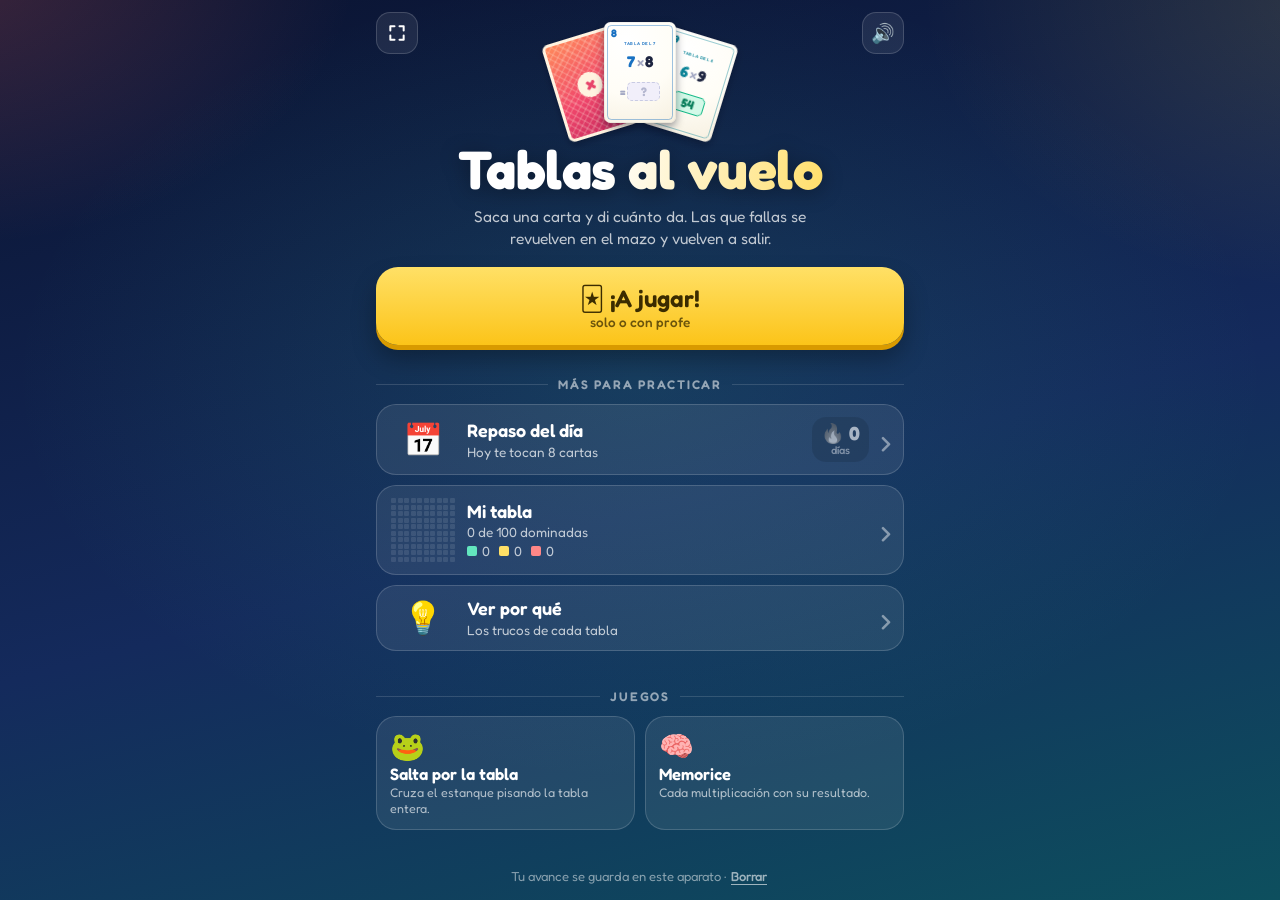
<file: juegos/tablas-al-vuelo.html>
<!DOCTYPE html>
<html lang="es">
<head>
<meta charset="UTF-8">
<meta name="viewport" content="width=device-width, initial-scale=1, viewport-fit=cover">
<meta name="theme-color" content="#0a1330">
<title>Tablas al vuelo</title>
<link rel="preconnect" href="https://fonts.googleapis.com">
<link rel="preconnect" href="https://fonts.gstatic.com" crossorigin>
<link href="https://fonts.googleapis.com/css2?family=Fredoka:wght@400;500;600;700&display=swap" rel="stylesheet">
<style>
/* =====================================================================
   TABLAS AL VUELO 2  ·  la mesa de juegos
   Un solo archivo. Sin dependencias. Sin reloj.

   El juego de las cartas y, alrededor, una mesa con varios juegos que
   trabajan las mismas 100 multiplicaciones.

   - Repaso del dia: cada dia un mazo corto armado solo, con las que
     cuestan y algunas nuevas. Las ya sabidas vuelven cada vez mas
     espaciadas para que no se olviden.
   - Mi tabla: la tabla pitagorica pintada segun cuanto se domina cada
     carta. 7 x 8 y 8 x 7 dan lo mismo pero se cuentan aparte: hay quien
     se sabe una y no la otra.
   - El factor escondido (7 x ? = 56) y Al reves (56 = ? x ?).
   - Memorice, La escalera, Salta por la tabla y el Solitario de la tabla.
   - Ver por que: los trucos de cada tabla, dibujados con cuadraditos.

   Las reglas del primero siguen: no hay reloj, y al fallar se muestra
   el resultado, la carta vuelve al mazo y la siguiente nunca es la misma.
   ===================================================================== */

:root{
  --fuente: "Fredoka", "Trebuchet MS", "Segoe UI", system-ui, sans-serif;
  --noche1:#0a1330; --noche2:#142a5c; --noche3:#0d4f5e;
  --tinta:#1d2440; --papel:#fffdf6;
  --oro:#ffd43b; --coral:#ff6b6b; --menta:#38d9a9; --cielo:#74c0fc;
  --bien:#12b886; --mal:#fa5252;
  --vidrio:rgba(255,255,255,.08); --vidrio-borde:rgba(255,255,255,.16);
  --domina:#63e6be; --vabien:#ffe066; --cuesta:#ff8787;
}
*{box-sizing:border-box; -webkit-tap-highlight-color:transparent}
html{height:100%; background:var(--noche1)}
body{margin:0; min-height:100%; font-family:var(--fuente); color:#fff; overflow-x:hidden}
/* el fondo va en una capa fija: en iPhone background-attachment:fixed no funciona */
body::before{
  content:""; position:fixed; inset:0; z-index:-1; pointer-events:none;
  background:
    radial-gradient(70vmax 45vmax at 50% 42%, rgba(56,217,169,.13), transparent 70%),
    radial-gradient(55vmax 38vmax at -5% -5%, rgba(255,107,107,.22), transparent 60%),
    radial-gradient(55vmax 38vmax at 105% 0%, rgba(255,212,59,.13), transparent 60%),
    linear-gradient(165deg, var(--noche1), var(--noche2) 55%, var(--noche3));
}
button{font-family:inherit; touch-action:manipulation; cursor:pointer; -webkit-user-select:none; user-select:none}
button:focus{outline:none}
button:focus-visible, a:focus-visible{outline:3px solid var(--oro); outline-offset:3px}
a{color:inherit; text-decoration:none}
.oculto{display:none !important}

.fondo{position:fixed; inset:0; pointer-events:none; z-index:0; overflow:hidden}
.fondo span{position:absolute; bottom:-70px; font-weight:700; color:#fff; opacity:.07; animation:flota linear infinite}
@keyframes flota{from{transform:translateY(0) rotate(0)} to{transform:translateY(-130vh) rotate(300deg)}}

.app{
  position:relative; z-index:1; max-width:560px; margin:0 auto;
  min-height:100vh; min-height:100dvh; display:flex; flex-direction:column;
  padding:max(12px, env(safe-area-inset-top)) max(16px, env(safe-area-inset-right))
          max(12px, env(safe-area-inset-bottom)) max(16px, env(safe-area-inset-left));
}
.pantalla{display:none}
.pantalla.activa{display:flex; flex-direction:column; flex:1; animation:entra .4s cubic-bezier(.2,.8,.3,1)}
@keyframes entra{from{opacity:0; transform:translateY(14px)} to{opacity:1; transform:none}}
@keyframes surge{from{opacity:0} to{opacity:1}}
@keyframes surge2{from{opacity:0; transform:translateY(8px) scale(.92)} to{opacity:1; transform:none}}
@keyframes revela{from{transform:scale(.4); opacity:0} to{transform:none; opacity:1}}
@keyframes tiembla{20%{transform:translateX(-4px)} 40%{transform:translateX(4px)} 60%{transform:translateX(-3px)} 80%{transform:translateX(2px)}}
@keyframes latido{50%{transform:translateY(-5px)}}
.paso{animation:surge2 .45s cubic-bezier(.2,.9,.3,1.2) backwards}

/* ---------- tipografia ---------- */
h1{font-size:clamp(36px, 10vw, 54px); margin:4px 0 0; line-height:1; letter-spacing:-.5px; font-weight:700}
h2{font-size:clamp(26px, 7vw, 36px); margin:6px 0 4px; font-weight:700; line-height:1.1}
h3{font-size:15px; font-weight:600; margin:18px 0 10px; color:rgba(255,255,255,.85); letter-spacing:.02em}
.brillo{
  background:linear-gradient(100deg,#fff 20%,var(--oro) 45%,var(--coral) 70%,#fff 92%);
  -webkit-background-clip:text; background-clip:text; color:transparent;
  background-size:220% auto; animation:barrido 6s linear infinite;
  filter:drop-shadow(0 3px 10px rgba(0,0,0,.35));
}
@keyframes barrido{to{background-position:220% center}}
.tenue{color:rgba(255,255,255,.58); font-size:14.5px}

/* ---------- botones generales ---------- */
.ico{
  flex:none; width:42px; height:42px; border-radius:14px; padding:0;
  border:1px solid var(--vidrio-borde); background:var(--vidrio); color:#fff; font-size:19px;
  display:grid; place-items:center;
}
.btn{
  display:flex; flex-direction:column; align-items:center; justify-content:center; gap:1px;
  width:100%; border:0; border-radius:20px; padding:14px 18px; margin-top:18px;
  font-size:20px; font-weight:600; color:#3b2c00;
  background:linear-gradient(180deg,#ffe066,#fcc419);
  box-shadow:0 5px 0 #d99a00, 0 14px 24px rgba(0,0,0,.3);
  transition:transform .1s, box-shadow .1s, filter .15s;
}
.btn small{font-size:13px; font-weight:500; opacity:.75}
.btn:not(:disabled):active{transform:translateY(4px); box-shadow:0 1px 0 #d99a00, 0 6px 12px rgba(0,0,0,.3)}
.btn:disabled{filter:grayscale(1) opacity(.5); cursor:not-allowed}
.btn.sec{background:rgba(255,255,255,.1); color:#fff; border:1px solid rgba(255,255,255,.2); box-shadow:0 5px 0 rgba(0,0,0,.28)}
.btn.sec:not(:disabled):active{box-shadow:0 1px 0 rgba(0,0,0,.28)}
.btn.coral{background:linear-gradient(180deg,#ff8787,#fa5252); color:#fff; box-shadow:0 5px 0 #c92a2a, 0 14px 24px rgba(0,0,0,.3)}
.btn.coral:not(:disabled):active{box-shadow:0 1px 0 #c92a2a}
.link{background:none; border:0; color:var(--cielo); font-size:14px; font-weight:500; padding:4px 2px;
  text-decoration:underline; text-underline-offset:3px}

/* =====================================================================
   LA CARTA (la misma del primer juego)
   Todo se mide en --cw (el ancho de la carta).
   .carta -> se traslada y escala      .giro -> boca arriba / boca abajo
   ===================================================================== */
.carta{
  position:absolute; left:0; top:0; width:var(--cw); height:calc(var(--cw)*1.4);
  perspective:calc(var(--cw)*6); transform-origin:50% 50%;
}
.giro{position:absolute; inset:0; transform-style:preserve-3d; -webkit-transform-style:preserve-3d}
.cara{
  position:absolute; inset:0; border-radius:calc(var(--cw)*.09); overflow:hidden;
  backface-visibility:hidden; -webkit-backface-visibility:hidden;
}
.frente{
  background:radial-gradient(circle at 30% 18%, #fff, var(--papel) 55%, #f6efdf);
  box-shadow:0 calc(var(--cw)*.05) calc(var(--cw)*.12) rgba(5,10,30,.42), inset 0 0 0 1px rgba(0,0,0,.05);
  color:var(--tinta); display:flex; flex-direction:column; align-items:center; justify-content:center;
  padding-top:calc(var(--cw)*.15); transition:box-shadow .25s;
}
.frente::before{
  content:""; position:absolute; inset:calc(var(--cw)*.045); border-radius:calc(var(--cw)*.06);
  border:calc(var(--cw)*.012 + 1px) solid var(--c); opacity:.42; pointer-events:none;
}
.indice{position:absolute; font-weight:700; color:var(--c); font-size:calc(var(--cw)*.15); line-height:1}
.indice.arr{top:calc(var(--cw)*.085); left:calc(var(--cw)*.1)}
/* sin el indice de abajo al reves: un 9 girado se lee 6 */
.indice.aba{display:none}
.etiq{
  position:absolute; top:calc(var(--cw)*.27); left:0; right:0; text-align:center;
  font-size:calc(var(--cw)*.06); letter-spacing:.14em; font-weight:600; color:var(--c);
  text-transform:uppercase; opacity:.85;
}
.op{font-size:calc(var(--cw)*.215); font-weight:700; white-space:nowrap; line-height:1;
  display:flex; align-items:center; justify-content:center}
.op .a{color:var(--c)}
.x{color:#a3a8c3; margin:0 .1em; font-weight:500}
.op-factor{font-size:calc(var(--cw)*.19)}
.nota{
  height:calc(var(--cw)*.13); margin:calc(var(--cw)*.03) 0 calc(var(--cw)*.005);
  font-size:calc(var(--cw)*.105); line-height:calc(var(--cw)*.13); font-weight:600; color:var(--mal);
  text-decoration:line-through; text-decoration-thickness:.12em; text-decoration-color:#c92a2a;
  opacity:0; transition:opacity .2s; white-space:nowrap;
}
.nota.ver{opacity:1}
.resp.oculta{display:none}
.resp{display:flex; align-items:center; gap:calc(var(--cw)*.04); font-size:calc(var(--cw)*.17); font-weight:700}
.resp .igual{color:#a3a8c3}
.resp .prod{color:var(--tinta); font-size:calc(var(--cw)*.2)}
.resp.par{gap:calc(var(--cw)*.025)}
.valor{
  display:inline-flex; align-items:center; justify-content:center;
  min-width:calc(var(--cw)*.46); height:calc(var(--cw)*.27); padding:0 calc(var(--cw)*.05);
  border-radius:calc(var(--cw)*.07); background:#f1effa;
  border:calc(var(--cw)*.01 + 1px) dashed #c9cbe3; color:#b4b7d0; font-variant-numeric:tabular-nums;
}
.valor.chico{min-width:calc(var(--cw)*.29); height:calc(var(--cw)*.25); padding:0 calc(var(--cw)*.03);
  font-size:calc(var(--cw)*.16); margin:0 .05em}
.valor.lleno{background:#fff; border-style:solid; border-color:var(--c); color:var(--tinta)}
.valor.lleno:not(.bien):not(.mal):not(.corrige)::after{
  content:""; width:2px; height:.75em; margin-left:2px; background:var(--c); animation:parpadeo 1s steps(1) infinite;
}
.resp.par .valor:not(.activo)::after{display:none !important}
.valor.activo{border-style:solid; border-color:var(--c); background:#fff; box-shadow:0 0 0 calc(var(--cw)*.015 + 1px) rgba(255,212,59,.6)}
@keyframes parpadeo{50%{opacity:0}}
.valor.bien{background:#d3f9e8; border-style:solid; border-color:var(--bien); color:#087f5b}
.valor.mal{background:#ffe3e3; border-style:solid; border-color:var(--mal); color:#c92a2a}
/* el resultado correcto despues de un fallo: ni verde (no lo acerto) ni rojo (no esta mal) */
.valor.corrige{background:#fff3bf; border-style:solid; border-color:#f59f00; color:#7a4b00}
.valor.revela{animation:revela .38s cubic-bezier(.2,.9,.3,1.4)}
.carta.bien .frente{box-shadow:0 0 0 calc(var(--cw)*.025) var(--bien), 0 0 calc(var(--cw)*.28) rgba(18,184,134,.8)}
.carta.mal  .frente{box-shadow:0 0 0 calc(var(--cw)*.025) var(--mal),  0 0 calc(var(--cw)*.28) rgba(250,82,82,.75)}
/* cartas que muestran un resultado: marco dorado */
.prod-grande{font-size:calc(var(--cw)*.34); font-weight:700; line-height:1; color:var(--tinta); font-variant-numeric:tabular-nums}
.frente.reves{padding-top:calc(var(--cw)*.1)}
.frente.reves .prod-grande{font-size:calc(var(--cw)*.3)}
.frente.prodc{padding-top:0; background:radial-gradient(circle at 30% 18%, #fff, #fff9e6 55%, #ffeeba)}
.frente.prodc::before{opacity:.6}
.frente.memo-op{padding-top:0}
.frente.memo-op .op{font-size:calc(var(--cw)*.26)}

.dorso{
  transform:rotateY(180deg);
  background:
    radial-gradient(circle at 50% 50%, #fff3e0 0 calc(var(--cw)*.17), transparent calc(var(--cw)*.17 + .5px)),
    repeating-linear-gradient(45deg, rgba(255,243,224,.2) 0 calc(var(--cw)*.022), transparent 0 calc(var(--cw)*.075)),
    repeating-linear-gradient(-45deg, rgba(255,243,224,.2) 0 calc(var(--cw)*.022), transparent 0 calc(var(--cw)*.075)),
    linear-gradient(155deg, #ff8a5b, #f0476b 55%, #c2255c);
  border:calc(var(--cw)*.045) solid #fff3e0;
  box-shadow:0 calc(var(--cw)*.04) calc(var(--cw)*.1) rgba(5,10,30,.4);
}
.dorso::after{
  content:"×"; position:absolute; inset:0; display:grid; place-items:center;
  font-size:calc(var(--cw)*.27); font-weight:700; color:#e8436a; line-height:1; padding-bottom:calc(var(--cw)*.02);
}
.dorso.plana{transform:none}

/* =====================================================================
   LA MESA (inicio)
   ===================================================================== */
.portada{text-align:center; position:relative; padding-top:4px}
.portada > .ico{position:absolute; top:0; right:0}
.portada > .btn-pantalla{left:0; right:auto}
.btn-pantalla[hidden]{display:none}
.btn-pantalla svg{width:20px; height:20px}
.logo{position:relative; width:220px; height:122px; margin:0 auto; animation:flotar 4.5s ease-in-out infinite}
@keyframes flotar{50%{transform:translateY(-7px)}}
.logo .carta{--cw:72px; left:74px; top:6px}
.logo .l1{transform:translate(-50px, 12px) rotate(-17deg)}
.logo .l3{transform:translate(50px, 12px) rotate(17deg)}
.logo .l2 .giro{animation:logoGiro 6s cubic-bezier(.5,0,.3,1) infinite}
@keyframes logoGiro{0%,70%{transform:rotateY(0)} 80%,90%{transform:rotateY(180deg)} 100%{transform:rotateY(360deg)}}
.lead{color:rgba(255,255,255,.74); font-size:15.5px; margin:10px auto 0; max-width:400px; line-height:1.4}
/* el juego principal: el boton mas fuerte de toda la pantalla */
.btn.principal{font-size:24px; padding:17px 18px 15px; margin:18px 0 4px; border-radius:22px}
.btn.principal small{font-size:13.5px}
/* el primer juego, que viene dentro de este archivo, se abre encima */
#primero{position:fixed; inset:0; width:100%; height:100%; border:0; z-index:50; background:#1b1640}
/* escondido pero con su tamano: si se sale a mitad de una animacion, sigue midiendo bien */
#primero[hidden]{display:block; visibility:hidden; pointer-events:none}
/* todo lo demas va debajo, como agregado */
.seccion{display:flex; align-items:center; gap:10px; margin:28px 0 12px; color:rgba(255,255,255,.55);
  font-size:12.5px; font-weight:600; text-transform:uppercase; letter-spacing:.14em}
.seccion::before, .seccion::after{content:""; flex:1; height:1px; background:rgba(255,255,255,.14)}
.extra{
  width:100%; margin-bottom:10px; display:flex; align-items:center; gap:12px; padding:12px 12px 12px 14px; text-align:left;
  border-radius:20px; border:1px solid var(--vidrio-borde); background:var(--vidrio); color:#fff; transition:transform .12s;
}
.extra:active{transform:scale(.98)}
.extra > .emo{flex:none; width:64px; text-align:center; font-size:32px; line-height:1}
.dias{flex:none; text-align:center; font-size:19px; font-weight:700; line-height:1; padding:6px 9px; border-radius:14px; background:rgba(0,0,0,.18)}
.dias small{display:block; font-size:11px; font-weight:500; color:rgba(255,255,255,.7); margin-top:3px}
.dias.cero{filter:grayscale(1); opacity:.6}
.mm-grid{flex:none; display:grid; grid-template-columns:repeat(10, 5px); gap:1.5px; width:64px; justify-content:center}
.mm-grid i, .mm-ley i, .ley i{display:inline-block; width:8px; height:8px; border-radius:2px; background:rgba(255,255,255,.1)}
.mm-grid i{width:5px; height:5px; border-radius:1px}
.mm-txt{flex:1; display:flex; flex-direction:column; gap:3px}
.mm-txt b{font-size:18px; font-weight:600; line-height:1.15}
.mm-txt span{font-size:13.5px; color:rgba(255,255,255,.72)}
.mm-ley{display:flex; align-items:center; gap:5px}
.mm-ley i{width:10px; height:10px; margin-left:4px}
.mm-ley i:first-child{margin-left:0}
.flecha{font-size:30px; color:rgba(255,255,255,.45); line-height:1}
i.domina{background:var(--domina) !important} i.bien{background:var(--vabien) !important} i.cuesta{background:var(--cuesta) !important}

.juegos{display:grid; grid-template-columns:1fr 1fr; gap:10px}
/* si quedan impares, el ultimo ocupa todo el ancho y no queda solo */
.juegos > .juego:last-child:nth-child(odd){grid-column:1 / -1}
.juego{
  position:relative; display:flex; flex-direction:column; align-items:flex-start; gap:3px; text-align:left;
  padding:13px 13px 12px; border-radius:20px; border:1px solid var(--vidrio-borde); background:var(--vidrio); color:#fff;
  transition:transform .12s, background .15s;
}
.juego:active{transform:scale(.97)}
.juego .emo{font-size:28px; line-height:1.15}
.juego b{font-size:16.5px; font-weight:600; line-height:1.15}
.juego small{font-size:12.5px; color:rgba(255,255,255,.65); line-height:1.25}
.pie{margin-top:auto; padding-top:20px; text-align:center; font-size:13px; color:rgba(255,255,255,.5)}
.pie.sin-guardar{color:#ffd8a8; font-size:14px; line-height:1.4}
.pie .link{font-size:13px; color:rgba(255,255,255,.6)}

/* ---------- barra superior comun ---------- */
.barra{display:flex; align-items:center; gap:9px}
.barra-tit{flex:1; text-align:center; font-weight:600; font-size:18px}
.progreso{flex:1; height:12px; border-radius:99px; background:rgba(255,255,255,.12); overflow:hidden; position:relative}
.progreso i{position:absolute; left:0; top:0; bottom:0; width:0; border-radius:99px;
  background:linear-gradient(90deg,var(--menta),var(--oro)); transition:width .5s cubic-bezier(.2,.8,.2,1)}
.cuenta{font-weight:600; font-size:15px; font-variant-numeric:tabular-nums; white-space:nowrap}
.racha{display:none; font-weight:600; font-size:15px; padding:4px 9px; border-radius:99px;
  background:rgba(255,146,43,.2); color:#ffc078; white-space:nowrap}
.racha.ver{display:inline-block}
.marcador{flex:1; display:flex; justify-content:center; align-items:center; gap:7px; flex-wrap:wrap; font-weight:600; font-size:15px}
.marcador .jug.vidas{font-size:12.5px; letter-spacing:-.08em; padding:6px 9px}
.marcador .jug{padding:5px 11px; border-radius:99px; background:var(--vidrio); border:2px solid transparent; white-space:nowrap}
.marcador .jug.turno{border-color:var(--oro); background:rgba(255,212,59,.15)}
.marcador .jug.j0 b{color:#66d9e8}
.marcador .jug.j1 b{color:#faa2c1}

/* ---------- preparar un juego ---------- */
.prep-cab{text-align:center; margin:12px 0 8px}
.prep-emo{font-size:46px; line-height:1.1}
.prep-desc{color:rgba(255,255,255,.78); font-size:15px; line-height:1.4; margin:6px auto 0; max-width:420px}
.panel{
  background:var(--vidrio); border:1px solid var(--vidrio-borde); border-radius:26px; padding:4px 16px 18px;
  backdrop-filter:blur(10px); -webkit-backdrop-filter:blur(10px); box-shadow:0 20px 40px rgba(0,0,0,.25);
}
.modos{display:grid; grid-template-columns:1fr 1fr; gap:10px}
.modo{
  position:relative; display:flex; flex-direction:column; align-items:center; gap:3px;
  padding:12px 10px 11px; border-radius:20px; border:2px solid rgba(255,255,255,.14);
  background:rgba(255,255,255,.05); color:#fff; text-align:center; transition:transform .15s, border-color .15s, background .15s;
}
.modo .emo{font-size:28px; line-height:1.15}
.modo b{font-size:17px; font-weight:600}
.modo small{font-size:12.5px; color:rgba(255,255,255,.66); line-height:1.25}
.modo.on{border-color:var(--oro); background:rgba(255,212,59,.12); transform:translateY(-2px)}
.modo.on::after{
  content:"✓"; position:absolute; top:8px; right:9px; width:22px; height:22px; border-radius:50%;
  background:var(--oro); color:#3b2c00; font-size:13px; font-weight:700; display:grid; place-items:center;
}
.fila-tit{display:flex; align-items:baseline; justify-content:space-between}
.chips{display:grid; grid-template-columns:repeat(5,1fr); gap:9px}
.chip{
  position:relative; aspect-ratio:5/5.4; min-height:50px; padding:0; border-radius:14px;
  border:2px solid rgba(255,255,255,.14); background:rgba(255,255,255,.05); color:rgba(255,255,255,.72);
  display:flex; align-items:center; justify-content:center; font-size:clamp(21px, 6.2vw, 27px); font-weight:700;
  transition:transform .2s cubic-bezier(.2,.9,.3,1.4), background .15s, border-color .15s, color .15s;
}
.chip.on{background:var(--papel); border-color:var(--c); color:var(--c); transform:translateY(-3px) rotate(-3deg); box-shadow:0 8px 16px rgba(0,0,0,.3)}
.chip.on:nth-child(even){transform:translateY(-3px) rotate(3deg)}
.seg{display:grid; grid-template-columns:repeat(var(--n), 1fr); gap:8px}
.seg button{
  padding:10px 4px; border-radius:16px; border:2px solid rgba(255,255,255,.14); background:rgba(255,255,255,.05);
  color:#fff; display:flex; flex-direction:column; align-items:center; gap:2px; transition:border-color .15s, background .15s;
}
.seg b{font-size:14.5px; font-weight:600}
.seg small{font-size:12.5px; color:rgba(255,255,255,.66)}
.seg button.on{border-color:var(--cielo); background:rgba(116,192,252,.15)}

/* =====================================================================
   JUEGOS DE MAZO (repaso, factor escondido, al reves)
   --reserva es el alto que se llevan barra, aviso y botones.
   ===================================================================== */
#p-mazo{--kh:clamp(44px, 7vh, 58px); --reserva:calc(var(--kh)*4 + 232px)}
#p-mazo.profe{--mh:clamp(66px, 11vh, 92px); --reserva:calc(var(--mh) + 210px)}
.zona{flex:1; display:flex; flex-direction:column; min-height:0}
.mesa-wrap{flex:1; display:flex; align-items:center; justify-content:center; padding:10px 0 4px}
.mesa{
  --cw:clamp(112px, min(calc((100vw - 60px) / 1.74), calc((100vh - var(--reserva)) / 1.4)), 240px);
  --pw:calc(var(--cw) * .37);
  position:relative; width:100%; display:grid; grid-template-columns:1fr auto 1fr; align-items:center;
  gap:10px; padding:14px 4px; -webkit-user-select:none; user-select:none; -webkit-touch-callout:none;
}
@supports (height:100dvh){
  .mesa{--cw:clamp(112px, min(calc((100vw - 60px) / 1.74), calc((100dvh - var(--reserva)) / 1.4)), 240px)}
}
.mesa::before, .tapete::before{
  content:""; position:absolute; inset:0 -6px; border-radius:30px; pointer-events:none;
  background:radial-gradient(ellipse at 50% 45%, rgba(255,255,255,.07), rgba(0,0,0,.14) 75%);
  border:1px solid rgba(255,255,255,.07); box-shadow:inset 0 2px 30px rgba(0,0,0,.25);
}
.tapete{position:relative}
.pila{position:relative; z-index:1; display:flex; flex-direction:column; align-items:center; gap:8px}
.pila.izq{justify-self:end}
.pila.der{justify-self:start}
.base{--cw:var(--pw); position:relative; width:var(--pw); height:calc(var(--pw)*1.4)}
.base::before, .hueco::before{
  content:""; position:absolute; inset:0; border-radius:calc(var(--cw)*.09); border:2px dashed rgba(255,255,255,.15);
}
.base.barajando > .capa{visibility:hidden}
.pila-et{font-size:12.5px; color:rgba(255,255,255,.62); text-align:center; line-height:1.1}
.pila-et b{display:block; font-size:21px; color:#fff; font-weight:600; font-variant-numeric:tabular-nums}
.hueco{position:relative; z-index:2; width:var(--cw); height:calc(var(--cw)*1.4)}
.abanico{position:absolute; inset:0; transform-origin:50% 115%}

.mando{display:flex; flex-direction:column; gap:8px; padding-bottom:2px}
.aviso{
  min-height:68px; display:flex; align-items:center; justify-content:center; text-align:center;
  font-size:16px; color:rgba(255,255,255,.9); line-height:1.3; padding:0 4px;
}
.aviso .elogio{font-size:20px; font-weight:600; color:#96f2d7; animation:surge2 .35s cubic-bezier(.2,.9,.3,1.3)}
.aviso .ups{font-size:17px; color:#ffc9c9; animation:surge .3s}
.aviso .ups b{color:#fff}
.aviso .ups b.res, .aviso b.res{font-size:22px; color:var(--oro)}
.aviso s{text-decoration-thickness:2px}
.duda{
  background:rgba(255,255,255,.07); border:1px solid rgba(255,255,255,.2); color:rgba(255,255,255,.88);
  border-radius:99px; padding:9px 18px; font-size:15px; font-weight:500; animation:surge .3s;
}
.duda:active{background:rgba(255,255,255,.14)}

.teclado{display:grid; grid-template-columns:repeat(3,1fr); gap:8px; width:min(100%, 360px); margin:0 auto}
.tecla{
  height:var(--kh); border:0; border-radius:16px; padding:0; font-size:26px; font-weight:600; color:var(--tinta);
  background:linear-gradient(180deg,#fff,#eceefa); box-shadow:0 4px 0 #aeb4d6, 0 8px 16px rgba(0,0,0,.25);
  transition:transform .06s, box-shadow .06s, filter .15s;
}
.tecla:active, .tecla.pulsa{transform:translateY(3px); box-shadow:0 1px 0 #aeb4d6, 0 3px 8px rgba(0,0,0,.25)}
.tecla.borra{background:rgba(255,255,255,.14); color:#fff; box-shadow:0 4px 0 rgba(0,0,0,.28)}
.tecla.borra:active, .tecla.borra.pulsa{box-shadow:0 1px 0 rgba(0,0,0,.28)}
.tecla.ok{background:linear-gradient(180deg,#63e6be,#20c997); color:#063b2c; box-shadow:0 4px 0 #0f9f75, 0 8px 16px rgba(0,0,0,.25)}
.tecla.ok:active, .tecla.ok.pulsa{box-shadow:0 1px 0 #0f9f75}
.tecla.ok:disabled{filter:grayscale(.7) opacity(.5); cursor:default; transform:none; box-shadow:0 4px 0 #0f9f75}
.profe{display:grid; grid-template-columns:1fr 1fr; gap:12px; width:min(100%, 440px); margin:0 auto}
.marca{
  height:var(--mh); border:0; border-radius:22px; font-size:21px; font-weight:600;
  display:flex; align-items:center; justify-content:center; gap:10px; transition:transform .08s, box-shadow .08s;
}
.marca .g{font-size:32px; font-weight:700; line-height:1}
.marca.no{background:linear-gradient(180deg,#ff8787,#fa5252); color:#fff; box-shadow:0 5px 0 #c92a2a, 0 12px 22px rgba(0,0,0,.28)}
.marca.si{background:linear-gradient(180deg,#63e6be,#20c997); color:#063b2c; box-shadow:0 5px 0 #0f9f75, 0 12px 22px rgba(0,0,0,.28)}
.marca:active, .marca.pulsa{transform:translateY(4px)}
.marca.no:active, .marca.no.pulsa{box-shadow:0 1px 0 #c92a2a}
.marca.si:active, .marca.si.pulsa{box-shadow:0 1px 0 #0f9f75}
.atajos{margin:4px 0 0; text-align:center; font-size:12.5px; color:rgba(255,255,255,.45)}
@media (hover:none){ .atajos{display:none} }
#p-mazo:not(.profe) .profe, #p-mazo:not(.profe) .atajos{display:none}
#p-mazo.profe .teclado{display:none}

@media (orientation:landscape) and (max-height:700px) and (min-width:600px){
  .app{max-width:960px}
  .zona{flex-direction:row; align-items:center; gap:22px}
  .mesa-wrap{padding:6px 0}
  .mando{width:min(42vw, 360px); flex:none}
  #p-mazo{--kh:clamp(36px, 11vh, 54px)}
  #p-mazo.profe{--mh:clamp(60px, 18vh, 92px)}
  .mesa{--cw:clamp(96px, min(calc((100vw - 460px) / 1.74), calc((100vh - 130px) / 1.4)), 240px)}
  @supports (height:100dvh){
    .mesa{--cw:clamp(96px, min(calc((100vw - 460px) / 1.74), calc((100dvh - 130px) / 1.4)), 240px)}
  }
}

/* =====================================================================
   MI TABLA (el mapa)
   ===================================================================== */
.mapa-resumen{display:grid; grid-template-columns:repeat(4,1fr); gap:7px; margin:14px 0 12px}
.ley{border-radius:14px; padding:8px 4px; text-align:center; background:var(--vidrio); border:1px solid var(--vidrio-borde)}
.ley b{display:block; font-size:22px; font-weight:700; line-height:1.1}
.ley span{font-size:11.5px; color:rgba(255,255,255,.7); display:flex; align-items:center; justify-content:center; gap:4px}
.ley i{width:9px; height:9px}
.mapa{--cel:min(44px, calc((100vw - 52px) / 11)); display:grid; grid-template-columns:repeat(11, var(--cel)); gap:2px; justify-content:center}
.mapa > *{height:var(--cel); border-radius:calc(var(--cel)*.2); display:grid; place-items:center; padding:0;
  font-weight:600; font-size:calc(var(--cel)*.42); font-variant-numeric:tabular-nums; border:0}
.mh{color:var(--c2, rgba(255,255,255,.75)); font-weight:700; background:none}
.mc{cursor:pointer; color:transparent; background:rgba(255,255,255,.07); transition:transform .1s}
.mc:active{transform:scale(.9)}
.mc.cuesta{background:var(--cuesta); color:#5c0b0b}
.mc.bien{background:var(--vabien); color:#5c4400}
.mc.domina{background:var(--domina); color:#063b2c}
.mapa-nota{text-align:center; font-size:13.5px; color:rgba(255,255,255,.62); margin:14px auto 0; max-width:420px; line-height:1.4}

/* =====================================================================
   MEMORICE
   ===================================================================== */
.memo-zona{flex:1; display:flex; align-items:center; justify-content:center; padding:12px 0 4px}
.memo-tablero{display:grid; gap:8px; justify-content:center; -webkit-user-select:none; user-select:none}
.memo-slot{position:relative; width:var(--cw); height:calc(var(--cw)*1.25); cursor:pointer}
.memo-slot .carta{height:calc(var(--cw)*1.25)}
.memo-slot.hecha{cursor:default}
.memo-slot.hecha .frente{opacity:.8}
.memo-slot.hecha.j0 .frente{box-shadow:0 0 0 3px #3bc9db, 0 6px 14px rgba(0,0,0,.35)}
.memo-slot.hecha.j1 .frente{box-shadow:0 0 0 3px #f783ac, 0 6px 14px rgba(0,0,0,.35)}

/* =====================================================================
   LA ESCALERA
   ===================================================================== */
.esc-zona{flex:1; display:flex; flex-direction:column; gap:8px; padding:8px 0}
/* la escalera: cada carta jugada es un escalon con su resultado grande */
.esc-escalera{
  display:flex; justify-content:center; align-items:flex-end; gap:5px;
  height:132px; padding:12px 10px;
}
.esc-escalera:empty::before{content:"Aquí se arma la escalera"; align-self:center; color:rgba(255,255,255,.4); font-size:15px}
.peldano{
  flex:0 1 58px; min-width:0; height:calc(48px + var(--i) * 9px); border-radius:10px;
  background:var(--papel); color:var(--tinta); border-top:5px solid var(--c);
  display:flex; flex-direction:column; align-items:center; padding-top:5px; gap:2px;
  box-shadow:0 4px 10px rgba(5,10,30,.4);
}
.peldano b{font-size:21px; line-height:1; font-variant-numeric:tabular-nums}
.peldano small{font-size:11.5px; font-weight:600; color:#6b7090; white-space:nowrap}
.peldano.corrige{background:#fff3bf}
.peldano.mal{background:#ffe3e3}
.esc-zona .aviso{min-height:72px}
/* celular acostado: escalera y aviso mas bajos, para que la mano quepa */
@media (max-height:500px){
  .esc-escalera{height:86px; padding:6px 10px}
  .peldano{height:calc(36px + var(--i) * 6px); padding-top:3px}
  .peldano b{font-size:17px}
  .esc-zona .aviso{min-height:44px}
}
/* la mano: el tamano de las cartas lo calcula medirEsc() segun el espacio */
.esc-mano{--cw:96px; display:flex; flex-wrap:wrap; justify-content:center; gap:12px; margin:0 auto}
.esc-slot{position:relative; width:var(--cw); height:calc(var(--cw)*1.4); cursor:pointer; transition:transform .15s}
.esc-slot:active{transform:translateY(-5px)}
.esc-slot.jugada{visibility:hidden}

/* =====================================================================
   SALTA POR LA TABLA
   Un estanque de piedras con numeros. --celda lo calcula medirSalto().
   ===================================================================== */
.salto-zona{flex:1; display:flex; flex-direction:column; align-items:center; gap:4px; padding:2px 0 10px}
.salto-zona .aviso{min-height:66px}
.estanque{
  --celda:58px; --gap:7px;
  position:relative; padding:8px 10px; border-radius:26px;
  background:
    radial-gradient(120% 70% at 50% 0%, rgba(116,192,252,.20), transparent 60%),
    radial-gradient(90% 60% at 50% 100%, rgba(56,217,169,.16), transparent 65%),
    linear-gradient(180deg, rgba(20,42,92,.65), rgba(13,79,94,.55));
  border:1px solid var(--vidrio-borde); box-shadow:inset 0 0 40px rgba(0,0,0,.28), 0 10px 26px rgba(0,0,0,.25);
}
/* ondas suaves en el agua */
.estanque::before{
  content:""; position:absolute; inset:0; border-radius:inherit; pointer-events:none; opacity:.5;
  background:
    radial-gradient(circle at 20% 30%, transparent 0 18px, rgba(255,255,255,.07) 19px 20px, transparent 21px),
    radial-gradient(circle at 78% 62%, transparent 0 26px, rgba(255,255,255,.06) 27px 28px, transparent 29px),
    radial-gradient(circle at 40% 84%, transparent 0 14px, rgba(255,255,255,.07) 15px 16px, transparent 17px);
}
.orilla{
  position:relative; height:34px; display:flex; align-items:center; justify-content:center; gap:6px;
  font-weight:600; font-size:14px; letter-spacing:.08em; text-transform:uppercase; border-radius:14px;
}
.orilla.meta{
  margin-bottom:var(--gap); color:#fff;
  background:repeating-conic-gradient(rgba(255,255,255,.16) 0 25%, rgba(255,255,255,.04) 0 50%) 0 0 / 14px 14px;
}
.orilla.partida{margin-top:var(--gap); justify-content:space-between; padding:0 12px; background:linear-gradient(180deg, rgba(56,217,169,.28), rgba(56,217,169,.10))}
.salto-tablero{position:relative; display:grid; grid-template-columns:repeat(5, var(--celda)); grid-auto-rows:var(--celda); gap:var(--gap)}
.piedra{
  position:relative; border:0; padding:0; border-radius:32%;
  background:radial-gradient(circle at 35% 28%, #fff, var(--papel) 58%, #efe4cc);
  color:var(--tinta); font-weight:700; font-size:calc(var(--celda) * .38); font-variant-numeric:tabular-nums; line-height:1;
  box-shadow:0 4px 0 #cdbf9f, 0 8px 12px rgba(0,0,0,.35);
  display:flex; flex-direction:column; align-items:center; justify-content:center;
  transition:background .25s, box-shadow .25s, color .25s, opacity .25s;
}
.piedra small{font-size:calc(var(--celda) * .17); font-weight:600; margin-top:3px; opacity:.85; white-space:nowrap}
.piedra.alcance{box-shadow:0 0 0 3px var(--oro), 0 4px 0 #cdbf9f, 0 0 18px rgba(255,212,59,.55); animation:respira 1.6s ease-in-out infinite}
@keyframes respira{50%{transform:translateY(-3px)}}
.piedra.pisada{background:radial-gradient(circle at 35% 28%, #f3fff9, #96f2d7 72%); box-shadow:0 4px 0 #38b48f, 0 8px 12px rgba(0,0,0,.3); color:#085f46}
/* tambien se puede volver por donde se vino: las verdes pegadas se iluminan igual */
.piedra.pisada.alcance{box-shadow:0 0 0 3px var(--oro), 0 4px 0 #38b48f, 0 0 18px rgba(255,212,59,.55)}
.piedra.trampa{background:radial-gradient(circle at 35% 28%, #fff5f5, #ffc9c9 72%); box-shadow:0 4px 0 #e39a9a, 0 8px 12px rgba(0,0,0,.3); color:#c92a2a; opacity:.7}
.piedra.trampa::after{content:"✕"; position:absolute; top:4px; right:7px; font-size:calc(var(--celda) * .2)}
.rana{
  position:absolute; left:0; top:0; z-index:3; width:var(--celda); height:var(--celda); pointer-events:none;
  display:grid; place-items:center; font-size:calc(var(--celda) * .7); line-height:1;
  filter:drop-shadow(0 5px 4px rgba(0,0,0,.45));
}
.est{color:rgba(255,255,255,.22)}
.est.on{color:var(--oro)}
.salto-fin-est{font-size:46px; letter-spacing:6px; margin:4px 0 10px; text-align:center}
.chip small{position:absolute; bottom:4px; left:0; right:0; font-size:8px; letter-spacing:1px; font-weight:600}
/* las 5 etapas de una tabla */
.etapas{display:grid; grid-template-columns:repeat(5, 1fr); gap:7px}
.etapa{
  display:flex; flex-direction:column; align-items:center; gap:4px; min-height:86px; padding:9px 2px 8px;
  border-radius:14px; border:2px solid rgba(255,255,255,.14); background:rgba(255,255,255,.05); color:#fff;
  transition:transform .2s cubic-bezier(.2,.9,.3,1.4), background .15s, border-color .15s;
}
.etapa b{font-size:22px; line-height:1}
.etapa span{font-size:11px; line-height:1.15; color:rgba(255,255,255,.75); text-align:center}
.etapa i{font-style:normal; font-size:12px; letter-spacing:1px; line-height:1}
.etapa.on{background:var(--papel); border-color:var(--oro); color:var(--tinta); transform:translateY(-3px); box-shadow:0 8px 16px rgba(0,0,0,.3)}
.etapa.on span{color:#5c6280}
.etapa.on .est{color:#ddd5c2} .etapa.on .est.on{color:#f59f00}
.etapa.cerrada{opacity:.42}
.etapa-desc{margin:12px 4px 0; font-size:14.5px; line-height:1.4; color:rgba(255,255,255,.8); text-align:center}
.etapas-mini{display:flex; justify-content:center; gap:8px; margin:0 0 14px}
.etapas-mini span{width:30px; height:30px; border-radius:50%; display:grid; place-items:center; font-weight:700; font-size:14px;
  background:rgba(255,255,255,.08); color:rgba(255,255,255,.5); border:2px solid transparent}
.etapas-mini span.hecha{background:#96f2d7; color:#085f46}
.etapas-mini span.actual{border-color:var(--oro)}
@media (max-height:500px){ .salto-zona .aviso{min-height:44px} .orilla{height:24px; font-size:12px} }

/* =====================================================================
   SOLITARIO DE LA TABLA
   ===================================================================== */
.sol-zona{flex:1; display:flex; flex-direction:column; justify-content:center; gap:12px; padding:8px 0}
.sol-arriba{--cw:min(86px, 23vw); --pw:calc(var(--cw)*.62); display:grid; grid-template-columns:auto auto 1fr; align-items:center; gap:14px; padding:12px 10px}
.sol-pila{display:flex; flex-direction:column; align-items:center; gap:5px}
.sol-mazo{--cw:var(--pw); position:relative; width:var(--pw); height:calc(var(--pw)*1.4)}
.sol-mazo::before{content:""; position:absolute; inset:0; border-radius:calc(var(--cw)*.09); border:2px dashed rgba(255,255,255,.15)}
.sol-hueco{position:relative; width:var(--cw); height:calc(var(--cw)*1.4)}
.sol-ayuda{font-size:15.5px; line-height:1.35; color:rgba(255,255,255,.9); min-height:60px; display:flex; align-items:center}
.sol-ayuda b{color:var(--oro)}
.sol-ayuda .elogio{font-size:17px; font-weight:600; color:#96f2d7}
.sol-ayuda .ups{color:#ffc9c9}
.sol-ayuda .ups b{color:#fff}
.sol-grid{--cel:min(44px, calc((100vw - 52px) / 11)); display:grid; grid-template-columns:repeat(11, var(--cel)); gap:2px; justify-content:center}
.sol-grid > *{height:var(--cel); border-radius:calc(var(--cel)*.2); display:grid; place-items:center;
  font-weight:600; font-size:calc(var(--cel)*.42); font-variant-numeric:tabular-nums}
.sol-h{color:var(--c2, rgba(255,255,255,.7)); font-weight:700; transition:background .15s}
.sol-h.cruz{background:rgba(255,212,59,.3); color:#fff}
.sol-c{background:rgba(255,255,255,.07); border:1px solid rgba(255,255,255,.1); cursor:pointer}
.sol-c.sel{background:rgba(255,212,59,.5); border-color:var(--oro); box-shadow:0 0 0 2px var(--oro)}
.sol-c.lleno{background:var(--papel); color:var(--c); border-color:transparent; cursor:default; animation:revela .35s}
.sol-c.error{background:#ffe3e3; color:#c92a2a; border-color:var(--mal); animation:tiembla .4s}
.sol-grid.fin{margin:4px auto 0}
.sol-grid.fin .sol-c{cursor:default}

/* =====================================================================
   VER POR QUE
   ===================================================================== */
.pq-elegir{display:flex; flex-direction:column; gap:5px; margin:12px 0 10px}
.pq-fila{display:grid; grid-template-columns:repeat(10,1fr); gap:4px}
.pq-fila button{height:36px; border-radius:10px; border:1.5px solid rgba(255,255,255,.15); background:rgba(255,255,255,.06);
  color:#fff; font-weight:600; font-size:15px; padding:0}
.pq-fila button.on{background:var(--papel); color:var(--c); border-color:var(--c)}
.pq-x{text-align:center; color:rgba(255,255,255,.5); font-size:15px; line-height:1}
.pq-tarjeta{background:linear-gradient(180deg,#fff,#f7f6ff); color:var(--tinta); border-radius:24px; padding:14px 12px 16px;
  box-shadow:0 22px 44px rgba(8,4,34,.45); text-align:center}
.pq-titulo{font-size:32px; font-weight:700; line-height:1.1; min-height:36px}
.pq-titulo .a{color:var(--c)}
.pq-titulo .res{color:#087f5b; display:inline-block; animation:revela .45s cubic-bezier(.2,.9,.3,1.4) backwards}
.pq-estado{font-size:13px; color:#6a7194; margin-top:3px}
.pq-estado i{display:inline-block; width:9px; height:9px; border-radius:2px; margin-right:4px; vertical-align:0}
.pq-truco{margin:10px 0 4px; font-size:17px; font-weight:600; color:#6741d9}
.pq-dibujo{display:flex; justify-content:center; min-height:60px}
.pq-dibujo svg{max-width:100%; height:auto}
.pq-cuentas{display:flex; flex-direction:column; align-items:center; gap:5px; margin-top:6px; min-height:30px}
.pq-cuenta{font-size:19px; font-weight:600; display:flex; align-items:center; gap:8px}
.pq-cuenta i{width:14px; height:14px; border-radius:4px; display:inline-block; flex:none}
.pq-cuenta.suma{color:#087f5b; font-size:21px}
.pq-botones{display:grid; grid-template-columns:1fr 1fr; gap:10px}
.pq-botones .btn{font-size:16px; padding:12px 8px}

/* =====================================================================
   FIN DE UNA PARTIDA
   ===================================================================== */
.fin{text-align:center; margin:auto 0; padding:8px 0 4px}
.trofeo{font-size:62px; line-height:1; display:inline-block; animation:salta 1s cubic-bezier(.2,.9,.3,1.4)}
@keyframes salta{0%{transform:scale(0) rotate(-30deg)} 60%{transform:scale(1.2) rotate(8deg)} 100%{transform:none}}
.fin-sub{color:rgba(255,255,255,.78); margin:4px 0 0; font-size:15.5px; line-height:1.4}
.cifras{display:grid; grid-template-columns:repeat(var(--n, 3),1fr); gap:9px; margin:16px 0 6px}
.cifras:empty{display:none}
.cifra{background:var(--vidrio); border:1px solid var(--vidrio-borde); border-radius:18px; padding:12px 4px}
.cifra b{display:block; font-size:28px; font-weight:700; line-height:1.1}
.cifra span{font-size:12.5px; color:rgba(255,255,255,.66)}
.bloque-fin{background:var(--vidrio); border:1px solid var(--vidrio-borde); border-radius:20px; padding:12px 14px 14px; margin-top:12px}
.bloque-fin h3{margin:0 0 10px}
.costaron{display:flex; flex-wrap:wrap; justify-content:center; gap:12px 10px}
.mini-carta{position:relative; width:62px; height:86.8px}
.mini-carta .carta{--cw:62px}
.veces{position:absolute; top:-7px; right:-7px; z-index:2; background:var(--mal); color:#fff; font-size:12px; font-weight:700;
  border-radius:99px; padding:2px 6px; box-shadow:0 2px 6px rgba(0,0,0,.3)}

/* ---------- capas sueltas ---------- */
#chispas{position:fixed; inset:0; pointer-events:none; z-index:50; overflow:hidden}
.chispa{position:fixed; font-weight:700; line-height:1; will-change:transform, opacity}
.papel{position:fixed; top:0; border-radius:2px; will-change:transform}
#toast{
  position:fixed; left:50%; top:max(14px, env(safe-area-inset-top)); z-index:60; pointer-events:none;
  transform:translate(-50%, calc(-100% - 40px)); padding:10px 18px; border-radius:99px;
  background:linear-gradient(180deg,#ffe066,#fcc419); color:#3b2c00; font-weight:600; font-size:17px;
  box-shadow:0 10px 24px rgba(0,0,0,.35); white-space:nowrap; visibility:hidden;
  transition:transform .4s cubic-bezier(.2,.9,.3,1.3), visibility 0s .4s;
}
#toast.ver{transform:translate(-50%, 0); visibility:visible; transition:transform .4s cubic-bezier(.2,.9,.3,1.3)}
.velo{position:fixed; inset:0; z-index:70; background:rgba(5,10,30,.6); display:grid; place-items:center; padding:20px;
  backdrop-filter:blur(4px); -webkit-backdrop-filter:blur(4px); animation:surge .2s}
.dialogo{width:min(100%, 360px); background:#1b2c5c; border:1px solid var(--vidrio-borde); border-radius:24px;
  padding:20px 18px 18px; text-align:center; box-shadow:0 24px 50px rgba(0,0,0,.45); animation:surge2 .3s cubic-bezier(.2,.9,.3,1.3)}
.dialogo h3{margin:0 0 6px; font-size:21px; color:#fff}
.dialogo p{margin:0; color:rgba(255,255,255,.75); font-size:15px; line-height:1.4}
.m-btns{display:grid; grid-template-columns:1fr 1fr; gap:10px}
.m-btns .btn{font-size:17px; padding:12px 10px}

@media (prefers-reduced-motion: reduce){
  .fondo span, .logo, .logo .l2 .giro, .brillo, .piedra.alcance{animation:none !important}
}
</style>
</head>
<body>
<div class="fondo" id="fondo" aria-hidden="true"></div>
<div id="chispas" aria-hidden="true"></div>
<div id="vuelos" aria-hidden="true"></div>
<div id="toast" role="status" aria-live="polite"></div>

<div class="app">

<!-- ==================== LA MESA ==================== -->
<section id="p-mesa" class="pantalla activa">
  <header class="portada">
    <button class="ico btn-pantalla" id="btn-pantalla" aria-label="Pantalla completa" hidden></button>
    <button class="ico btn-sonido" aria-label="Sonido">🔊</button>
    <div class="logo" id="logo" aria-hidden="true"></div>
    <h1 class="brillo">Tablas al vuelo</h1>
    <p class="lead">Saca una carta y di cuánto da. Las que fallas se revuelven en el mazo y vuelven a salir.</p>
    <button class="btn principal" id="btn-primero"><span>🃏 ¡A jugar!</span><small>solo o con profe</small></button>
  </header>

  <div class="seccion">Más para practicar</div>
  <button class="extra" id="repaso"></button>
  <button class="extra" id="btn-mapa"></button>
  <button class="extra" id="btn-porque"><span class="emo">💡</span><span class="mm-txt"><b>Ver por qué</b><span>Los trucos de cada tabla</span></span><span class="flecha">›</span></button>
  <div class="seccion">Juegos</div>
  <div class="juegos" id="juegos"></div>

  <footer class="pie" id="pie">
    Tu avance se guarda en este aparato · <button class="link" id="btn-borrar">Borrar</button>
  </footer>
</section>

<!-- ==================== MI TABLA ==================== -->
<section id="p-mapa" class="pantalla">
  <div class="barra">
    <button class="ico btn-atras" aria-label="Volver">←</button>
    <div class="barra-tit">Mi tabla</div>
    <button class="ico btn-sonido" aria-label="Sonido">🔊</button>
  </div>
  <div class="mapa-resumen" id="mapa-resumen"></div>
  <div class="mapa" id="mapa"></div>
  <p class="mapa-nota">Toca una casilla para ver por qué da eso.<br>7 × 8 y 8 × 7 dan lo mismo, pero se cuentan aparte.</p>
</section>

<!-- ==================== PREPARAR UN JUEGO ==================== -->
<section id="p-prep" class="pantalla">
  <div class="barra">
    <button class="ico btn-atras" aria-label="Volver">←</button>
    <div class="barra-tit" id="prep-tit"></div>
    <button class="ico btn-sonido" aria-label="Sonido">🔊</button>
  </div>
  <div class="prep-cab"><div class="prep-emo" id="prep-emo"></div><p class="prep-desc" id="prep-desc"></p></div>
  <div class="panel" id="prep-opciones"></div>
  <button class="btn" id="prep-jugar"><span id="prep-txt">¡A jugar!</span><small id="prep-sub"></small></button>
</section>

<!-- ==================== JUEGOS DE MAZO ==================== -->
<section id="p-mazo" class="pantalla">
  <div class="barra">
    <button class="ico btn-atras" aria-label="Salir">←</button>
    <div class="progreso" aria-hidden="true"><i id="prog-i"></i></div>
    <span class="cuenta" id="prog-n">0 / 0</span>
    <span class="racha" id="racha"></span>
    <button class="ico btn-sonido" aria-label="Sonido">🔊</button>
  </div>
  <div class="zona">
    <div class="mesa-wrap">
      <div class="mesa" id="mesa">
        <div class="pila izq">
          <div class="base" id="mazo-base"></div>
          <div class="pila-et"><b id="mazo-n">0</b>en el mazo</div>
        </div>
        <div class="hueco" id="hueco"></div>
        <div class="pila der">
          <div class="base" id="listas-base"></div>
          <div class="pila-et"><b id="listas-n">0</b>listas</div>
        </div>
      </div>
    </div>
    <div class="mando">
      <div class="aviso" id="aviso" aria-live="polite"></div>
      <div class="teclado" id="teclado">
        <button class="tecla" data-d="1">1</button><button class="tecla" data-d="2">2</button><button class="tecla" data-d="3">3</button>
        <button class="tecla" data-d="4">4</button><button class="tecla" data-d="5">5</button><button class="tecla" data-d="6">6</button>
        <button class="tecla" data-d="7">7</button><button class="tecla" data-d="8">8</button><button class="tecla" data-d="9">9</button>
        <button class="tecla borra" id="t-borra" aria-label="Borrar">⌫</button>
        <button class="tecla" data-d="0">0</button>
        <button class="tecla ok" id="t-ok" aria-label="Listo" disabled>✓</button>
      </div>
      <div class="profe">
        <button class="marca no" id="btn-mal"><span class="g">✗</span>Otra vez</button>
        <button class="marca si" id="btn-bien"><span class="g">✓</span>¡Bien!</button>
      </div>
      <p class="atajos">Teclado: ← otra vez · → bien</p>
    </div>
  </div>
</section>

<!-- ==================== MEMORICE ==================== -->
<section id="p-memo" class="pantalla">
  <div class="barra">
    <button class="ico btn-atras" aria-label="Salir">←</button>
    <div class="marcador" id="memo-marcador"></div>
    <button class="ico btn-sonido" aria-label="Sonido">🔊</button>
  </div>
  <div class="memo-zona"><div class="memo-tablero" id="memo-tablero"></div></div>
  <div class="aviso" id="memo-aviso" aria-live="polite"></div>
</section>

<!-- ==================== LA ESCALERA ==================== -->
<section id="p-esc" class="pantalla">
  <div class="barra">
    <button class="ico btn-atras" aria-label="Salir">←</button>
    <div class="marcador" id="esc-marcador"></div>
    <button class="ico btn-sonido" aria-label="Sonido">🔊</button>
  </div>
  <div class="esc-zona">
    <div class="tapete"><div class="esc-escalera" id="esc-escalera"></div></div>
    <div class="aviso" id="esc-aviso" aria-live="polite"></div>
    <div class="esc-mano" id="esc-mano"></div>
  </div>
</section>

<!-- ==================== SALTA POR LA TABLA ==================== -->
<section id="p-salto" class="pantalla">
  <div class="barra">
    <button class="ico btn-atras" aria-label="Salir">←</button>
    <div class="marcador" id="salto-marcador"></div>
    <button class="ico btn-sonido" aria-label="Sonido">🔊</button>
  </div>
  <div class="salto-zona">
    <div class="aviso" id="salto-aviso" aria-live="polite"></div>
    <div class="estanque" id="estanque">
      <div class="orilla meta" id="salto-meta">🏁 Llegada</div>
      <div class="salto-tablero" id="salto-tablero"></div>
      <div class="orilla partida"><span>🌿</span><span>🌿</span></div>
      <div class="rana" id="rana" aria-hidden="true">🐸</div>
    </div>
  </div>
</section>

<!-- ==================== SOLITARIO ==================== -->
<section id="p-sol" class="pantalla">
  <div class="barra">
    <button class="ico btn-atras" aria-label="Salir">←</button>
    <div class="progreso" aria-hidden="true"><i id="sol-prog"></i></div>
    <span class="cuenta" id="sol-n">0 / 0</span>
    <button class="ico btn-sonido" aria-label="Sonido">🔊</button>
  </div>
  <div class="sol-zona">
    <div class="tapete">
      <div class="sol-arriba">
        <div class="sol-pila"><div class="sol-mazo" id="sol-mazo"></div><div class="pila-et"><b id="sol-mazo-n">0</b>en el mazo</div></div>
        <div class="sol-hueco" id="sol-hueco"></div>
        <div class="sol-ayuda" id="sol-aviso" aria-live="polite"></div>
      </div>
    </div>
    <div class="sol-grid" id="sol-grid"></div>
    <button class="btn" id="sol-poner" disabled>Poner aquí</button>
  </div>
</section>

<!-- ==================== VER POR QUE ==================== -->
<section id="p-porque" class="pantalla">
  <div class="barra">
    <button class="ico btn-atras" aria-label="Volver">←</button>
    <div class="barra-tit">Ver por qué</div>
    <button class="ico btn-sonido" aria-label="Sonido">🔊</button>
  </div>
  <div class="pq-elegir">
    <div class="pq-fila" id="pq-a"></div>
    <div class="pq-x">×</div>
    <div class="pq-fila" id="pq-b"></div>
  </div>
  <div class="pq-tarjeta">
    <div class="pq-titulo" id="pq-titulo"></div>
    <div class="pq-estado" id="pq-estado"></div>
    <div class="pq-truco" id="pq-truco"></div>
    <div class="pq-dibujo" id="pq-dibujo"></div>
    <div class="pq-cuentas" id="pq-cuentas"></div>
  </div>
  <div class="pq-botones"><button class="btn sec" id="pq-otro"></button><button class="btn sec" id="pq-repetir">↻ Otra vez</button></div>
</section>

<!-- ==================== FIN DE UNA PARTIDA ==================== -->
<section id="p-fin" class="pantalla">
  <div class="fin">
    <div class="trofeo" id="fin-emo">🏆</div>
    <h2 class="brillo" id="fin-tit"></h2>
    <p class="fin-sub" id="fin-sub"></p>
    <div class="cifras" id="fin-cifras"></div>
    <div id="fin-extra"></div>
    <div id="fin-btns"></div>
  </div>
</section>

</div>

<div class="velo oculto" id="modal" role="dialog" aria-modal="true" aria-labelledby="m-tit">
  <div class="dialogo">
    <h3 id="m-tit"></h3>
    <p id="m-txt"></p>
    <div class="m-btns"><button class="btn sec" id="m-no"></button><button class="btn" id="m-si"></button></div>
  </div>
</div>

<script>
"use strict";
/* =====================================================================
   UTILIDADES
   ===================================================================== */
const $ = id => document.getElementById(id);
const CLAVE  = "tablasAlVuelo2";
const CLAVE1 = "tablasAlVuelo";           /* el primer juego: se leen sus cartas que cuestan */
const RAPIDO = !!(window.matchMedia && matchMedia("(prefers-reduced-motion: reduce)").matches);
let VEL = RAPIDO ? .35 : 1;                /* multiplica todas las duraciones */
const T = ms => Math.max(1, ms * VEL);
const espera = ms => new Promise(r => setTimeout(r, T(ms)));
const azar = (a, b) => a + Math.floor(Math.random() * (b - a + 1));
function barajar(a){
  for(let i = a.length - 1; i > 0; i--){ const j = Math.floor(Math.random() * (i + 1)); const x = a[i]; a[i] = a[j]; a[j] = x; }
  return a;
}
function leer(k, def){
  try{ const v = JSON.parse(localStorage.getItem(CLAVE + "." + k)); return v == null ? def : v; }catch(e){ return def; }
}
function guardar(k, v){ try{ localStorage.setItem(CLAVE + "." + k, JSON.stringify(v)); }catch(e){} }
function leerDelPrimero(k, def){
  try{ const v = JSON.parse(localStorage.getItem(CLAVE1 + "." + k)); return v == null ? def : v; }catch(e){ return def; }
}

const COLOR = {1:"#e03131", 2:"#e8590c", 3:"#a87900", 4:"#5c940d", 5:"#2b8a3e",
               6:"#0c8599", 7:"#1971c2", 8:"#6741d9", 9:"#ae3ec9", 10:"#d6336c"};
const CLARO = {1:"#ffa8a8", 2:"#ffc078", 3:"#ffe066", 4:"#c0eb75", 5:"#8ce99a",
               6:"#66d9e8", 7:"#74c0fc", 8:"#b197fc", 9:"#e599f7", 10:"#faa2c1"};
const ORO = "#b07800";                     /* las cartas que muestran un resultado */
const DIEZ = [1, 2, 3, 4, 5, 6, 7, 8, 9, 10];
function hechosDeTablas(tablas){
  const l = [];
  tablas.forEach(t => DIEZ.forEach(n => l.push([t, n])));
  return l;
}
/* todas las formas de escribir P como a x b con factores del 1 al 10 (a <= b) */
function pares(P){
  const l = [];
  for(let a = 1; a <= 10; a++){ const b = P / a; if(b === Math.floor(b) && b >= a && b <= 10) l.push([a, b]); }
  return l;
}
const formas = P => pares(P).map(p => p[0] + " × " + p[1]).join(" = ");

const G = {sonido: true, turno: 0};        /* turno cambia al salir: corta animaciones viejas */

/* =====================================================================
   SONIDO SINTETIZADO (el mismo del primero)
   ===================================================================== */
let ac = null;
function ctx(){
  if(!ac){ try{ ac = new (window.AudioContext || window.webkitAudioContext)(); }catch(e){ return null; } }
  if(ac.state === "suspended") ac.resume();
  return ac;
}
function tono(freq, t0, dur, tipo, vol){
  if(!G.sonido) return;
  const c = ctx(); if(!c) return;
  const o = c.createOscillator(), g = c.createGain(), t = c.currentTime + t0;
  o.type = tipo || "triangle"; o.frequency.setValueAtTime(freq, t);
  g.gain.setValueAtTime(0.0001, t);
  g.gain.exponentialRampToValueAtTime(vol || .12, t + .015);
  g.gain.exponentialRampToValueAtTime(0.0001, t + dur);
  o.connect(g); g.connect(c.destination);
  o.start(t); o.stop(t + dur + .02);
}
function soplo(t0, dur, f1, f2, vol){
  if(!G.sonido) return;
  const c = ctx(); if(!c) return;
  const n = Math.max(1, Math.floor(c.sampleRate * dur));
  const buf = c.createBuffer(1, n, c.sampleRate), d = buf.getChannelData(0);
  for(let i = 0; i < n; i++) d[i] = (Math.random() * 2 - 1) * Math.sin(Math.PI * i / n);
  const src = c.createBufferSource(); src.buffer = buf;
  const f = c.createBiquadFilter(); f.type = "bandpass"; f.Q.value = 1.1;
  const t = c.currentTime + t0;
  f.frequency.setValueAtTime(f1, t); f.frequency.exponentialRampToValueAtTime(f2, t + dur);
  const g = c.createGain(); g.gain.value = vol;
  src.connect(f); f.connect(g); g.connect(c.destination);
  src.start(t);
}
const sfxClick   = () => tono(520, 0, .06, "square", .04);
const sfxTecla   = () => tono(880, 0, .045, "sine", .05);
const sfxVoltea  = () => { soplo(0, .09, 900, 4200, .4); tono(1500, .03, .03, "triangle", .025); };
const sfxDesliza = () => soplo(0, .2, 500, 1700, .3);
const sfxTic     = () => soplo(0, .035, 2600, 3800, .3);
const sfxBaraja  = n => { for(let i = 0; i < n; i++) soplo(i * .03 + Math.random() * .008, .03, 2200 + Math.random() * 1600, 3800, .32); };
function sfxBien(racha){
  const b = 523.25 * Math.pow(2, Math.min(Math.max(racha || 1, 1) - 1, 9) / 12);
  [1, 1.26, 1.5, 2].forEach((m, i) => tono(b * m, i * .055, .28, "triangle", .12));
  tono(b * 4, .22, .2, "sine", .035);
}
const sfxBienSuave = () => { tono(659, 0, .2, "triangle", .1); tono(880, .09, .3, "triangle", .1); };
const sfxMal   = () => { tono(311, 0, .17, "triangle", .13); tono(233, .14, .34, "triangle", .12); };
const sfxDuda  = () => { tono(440, 0, .14, "sine", .08); tono(392, .12, .22, "sine", .07); };
const sfxRacha = () => [784, 988, 1175, 1568].forEach((f, i) => tono(f, i * .07, .22, "square", .035));
const sfxVida  = () => [1047, 1319, 1568, 2093].forEach((f, i) => tono(f, i * .06, .25, "sine", .06));
const sfxFin   = () => { [523, 659, 784, 1047, 1319, 1568].forEach((f, i) => tono(f, i * .1, .5, "triangle", .13));
                         [0, .3, .6].forEach(t => soplo(t, .5, 2000, 6000, .15)); };
function vibrar(){ if(G.sonido && navigator.vibrate){ try{ navigator.vibrate(70); }catch(e){} } }

/* =====================================================================
   ANIMACION
   Todo con element.animate(). Al terminar, el ultimo cuadro queda
   escrito en el estilo y la animacion se descarta: asi no se acumulan.
   ===================================================================== */
function aplicar(el, k){ for(const p in k){ if(p !== "offset" && p !== "easing" && p !== "composite") el.style[p] = k[p]; } }
function anima(el, cuadros, opc){
  const o = Object.assign({easing: "cubic-bezier(.2,.8,.2,1)"}, opc || {});
  o.duration = T(o.duration || 300);
  if(o.delay) o.delay = T(o.delay);
  o.fill = "both";
  const fin = cuadros[cuadros.length - 1];
  let a;
  try{ a = el.animate(cuadros, o); }catch(e){ aplicar(el, fin); return Promise.resolve(); }
  return a.finished.then(() => { aplicar(el, fin); a.cancel(); }, () => {});
}
const P = (x, y, s, r) => ({x: x || 0, y: y || 0, s: s == null ? 1 : s, r: r || 0});
const tf = p => "translate(" + p.x.toFixed(1) + "px," + p.y.toFixed(1) + "px) scale(" + p.s.toFixed(3) + ") rotate(" + p.r.toFixed(1) + "deg)";
function poner(el, p){ el._p = p; el.style.transform = tf(p); }
function mover(el, p, opc){
  const desde = el._p || P();
  el._p = p;
  return anima(el, [{transform: tf(desde)}, {transform: tf(p)}], opc);
}
/* donde queda un elemento visto desde el centro de otro (por defecto, el hueco de la mesa) */
function hacia(destino, dy, origen){
  const h = (origen || $("hueco")).getBoundingClientRect(), d = destino.getBoundingClientRect();
  return P(d.left + d.width / 2 - (h.left + h.width / 2), d.top + d.height / 2 - (h.top + h.height / 2) + (dy || 0), d.width / h.width, 0);
}
function voltear(el, arriba, opc){
  opc = opc || {};
  const g = el.querySelector(".giro"), dur = opc.duration || 320, p = el._p || P();
  if(!opc.mudo) setTimeout(sfxVoltea, T(opc.delay || 0));
  if(!opc.quieto)
    anima(el, [{transform: tf(p)}, {transform: tf(P(p.x, p.y - 8, p.s * 1.07, p.r))}, {transform: tf(p)}],
          {duration: dur, delay: opc.delay, easing: "ease-in-out"});
  return anima(g, [{transform: "rotateY(" + (arriba ? 180 : 0) + "deg)"}, {transform: "rotateY(" + (arriba ? 0 : 180) + "deg)"}],
               {duration: dur, delay: opc.delay, easing: "cubic-bezier(.4,.1,.3,1)"});
}
function sacudir(el){
  const p = el._p || P(), k = [0, -11, 10, -8, 6, -3, 0];
  return anima(el, k.map((x, i) => ({transform: tf(P(p.x + x, p.y, p.s, p.r + (i % 2 ? -1.5 : 1.5) * (x ? 1 : 0)))})),
               {duration: 440, easing: "ease-out"});
}
function saltito(el){
  const p = el._p || P();
  return anima(el, [{transform: tf(p)}, {transform: tf(P(p.x, p.y - 10, p.s * 1.08, p.r))}, {transform: tf(p)}],
               {duration: 340, easing: "cubic-bezier(.3,1.4,.5,1)"});
}
/* vuelo libre: el elemento se suelta en la capa de vuelos y viaja de un rectangulo a otro */
function volar(el, desde, hasta, opc){
  opc = opc || {};
  const a = desde.getBoundingClientRect(), b = hasta.getBoundingClientRect();
  el.style.position = "fixed"; el.style.left = a.left + "px"; el.style.top = a.top + "px";
  el.style.width = a.width + "px"; el.style.height = a.height + "px"; el.style.zIndex = 45; el.style.pointerEvents = "none";
  el.style.setProperty("--cw", a.width + "px");
  $("vuelos").appendChild(el);
  const dx = (b.left + b.width / 2) - (a.left + a.width / 2), dy = (b.top + b.height / 2) - (a.top + a.height / 2), s = b.width / a.width;
  return anima(el, [
    {transform: "translate(0px,0px) scale(1) rotate(0deg)", opacity: 1},
    {transform: "translate(" + dx.toFixed(1) + "px," + dy.toFixed(1) + "px) scale(" + s.toFixed(3) + ") rotate(" + (opc.rot || 0) + "deg)", opacity: opc.desvanece ? 0 : 1}
  ], {duration: opc.duration || 420, easing: "cubic-bezier(.45,0,.2,1)"}).then(() => el.remove());
}

/* =====================================================================
   EFECTOS
   ===================================================================== */
function chispas(el, color, cant){
  cant = RAPIDO ? 6 : (cant || 18);
  const r = el.getBoundingClientRect(), cx = r.left + r.width / 2, cy = r.top + r.height * .45;
  const formasCh = ["★", "✦", "×", "●", "✶"], cols = [color, "#ffd43b", "#38d9a9", "#ffffff", "#ff8787"];
  for(let i = 0; i < cant; i++){
    const s = document.createElement("span");
    s.className = "chispa"; s.textContent = formasCh[i % formasCh.length];
    s.style.left = cx + "px"; s.style.top = cy + "px"; s.style.color = cols[i % cols.length];
    s.style.fontSize = azar(12, 24) + "px";
    $("chispas").appendChild(s);
    const ang = Math.random() * Math.PI * 2, dist = Math.max(60, r.width) * (.55 + Math.random() * .7);
    const dx = Math.cos(ang) * dist, dy = Math.sin(ang) * dist - 24;
    const a = s.animate([
      {transform: "translate(-50%,-50%) scale(.3) rotate(0deg)", opacity: 1},
      {transform: "translate(calc(-50% + " + dx.toFixed(0) + "px), calc(-50% + " + dy.toFixed(0) + "px)) scale(1) rotate(" + azar(-200, 200) + "deg)", opacity: 0}
    ], {duration: T(azar(650, 1000)), easing: "cubic-bezier(.1,.7,.3,1)", fill: "forwards"});
    a.finished.then(() => s.remove(), () => s.remove());
  }
}
function confeti(){
  const cols = ["#ffd43b", "#ff6b6b", "#38d9a9", "#74c0fc", "#b197fc", "#faa2c1", "#fff"];
  const n = RAPIDO ? 24 : 110;
  for(let i = 0; i < n; i++){
    const p = document.createElement("i");
    p.className = "papel";
    p.style.left = (Math.random() * 100) + "vw";
    p.style.width = azar(6, 11) + "px"; p.style.height = azar(10, 17) + "px";
    p.style.background = cols[i % cols.length];
    $("chispas").appendChild(p);
    const a = p.animate([
      {transform: "translate(0,-6vh) rotate(0deg)"},
      {transform: "translate(" + azar(-90, 90) + "px,108vh) rotate(" + azar(-600, 600) + "deg)"}
    ], {duration: T(azar(1900, 3400)), delay: T(azar(0, 600)), easing: "cubic-bezier(.25,.4,.5,1)", fill: "both"});
    a.finished.then(() => p.remove(), () => p.remove());
  }
}
function toast(txt){
  const t = $("toast");
  t.textContent = txt;
  t.classList.add("ver");
  clearTimeout(toast.h);
  toast.h = setTimeout(() => t.classList.remove("ver"), 1700);
}
/* el aviso es flex: el contenido va en un bloque para que los <br> corten la linea */
function avisoEn(id, html){ $(id).innerHTML = html ? "<div>" + html + "</div>" : ""; }

/* =====================================================================
   CARTAS
   ===================================================================== */
function cartaEl(frente, color, arriba){
  const el = document.createElement("div");
  el.className = "carta";
  if(color) el.style.setProperty("--c", color);
  el.innerHTML = '<div class="giro" style="transform:rotateY(' + (arriba ? 0 : 180) + 'deg)">' + frente + '<div class="cara dorso"></div></div>';
  return el;
}
function dorsoSuelto(){
  const d = document.createElement("div");
  d.className = "carta";
  d.innerHTML = '<div class="cara dorso plana"></div>';
  return d;
}
/* la carta de siempre: 7 x 8 = ? */
function frenteOp(t, n, o){
  o = o || {};
  return '<div class="cara frente' + (o.cls ? " " + o.cls : "") + '">' +
    (o.sinEsquinas ? "" : '<span class="indice arr">' + n + '</span><span class="indice aba">' + n + "</span>") +
    (o.sinEtiq ? "" : '<span class="etiq">tabla del ' + t + "</span>") +
    '<div class="op"><span class="a">' + t + '</span><span class="x">×</span><span class="b">' + n + "</span></div>" +
    (o.sinResp ? "" : '<div class="nota"></div><div class="resp' + (o.oculta ? " oculta" : "") + '"><span class="igual">=</span><span class="valor' +
      (o.clase ? " " + o.clase : "") + '">' + (o.valor == null ? "?" : o.valor) + "</span></div>") +
  "</div>";
}
/* el factor escondido: 7 x ? = 56 (o ? x 7 = 56) */
function frenteFactor(c){
  const hueco = '<span class="valor chico">?</span>', t = '<span class="a">' + c.t + "</span>", x = '<span class="x">×</span>';
  return '<div class="cara frente">' +
    '<span class="indice arr">' + c.r + '</span><span class="indice aba">' + c.r + "</span>" +
    '<span class="etiq">tabla del ' + c.t + "</span>" +
    '<div class="op op-factor">' + (c.izq ? hueco + x + t : t + x + hueco) + "</div>" +
    '<div class="nota"></div>' +
    '<div class="resp"><span class="igual">=</span><span class="prod">' + c.r + "</span></div>" +
  "</div>";
}
/* al reves: 56 = ? x ? */
function frenteReves(c){
  return '<div class="cara frente reves">' +
    '<span class="indice arr">' + c.r + '</span><span class="indice aba">' + c.r + "</span>" +
    '<span class="etiq">al revés</span>' +
    '<div class="prod-grande">' + c.r + "</div>" +
    '<div class="nota"></div>' +
    '<div class="resp par"><span class="valor chico" data-i="0">?</span><span class="x">×</span>' +
      '<span class="valor chico" data-i="1">?</span></div>' +
  "</div>";
}
/* solo un resultado, grande (memorice y solitario) */
function frenteProd(r){ return '<div class="cara frente prodc"><div class="prod-grande">' + r + "</div></div>"; }

function ponerValor(s, v, clase, animar){
  const chico = s.classList.contains("chico");
  s.className = "valor" + (chico ? " chico" : "") + (v != null ? " lleno" : "") + (clase ? " " + clase : "") + (animar ? " revela" : "");
  s.textContent = v == null ? "?" : v;
}
/* las cartas que no piden escribir nada (la escalera) esconden el
   "= ?" hasta que hay que mostrar el resultado                           */
function revelar(el, v, clase){
  const r = el.querySelector(".resp");
  r.classList.remove("oculta");
  ponerValor(r.querySelector(".valor"), v, clase, true);
}
function anotar(el, v){
  const n = el.querySelector(".nota");
  n.textContent = v;
  n.classList.add("ver");
}

/* =====================================================================
   CUANTO SE DOMINA CADA CARTA
   Cajas como en un fichero: 1 cuesta, 2-3 va bien, 4-5 dominada.
   Solo se sube de caja cuando la carta "tocaba" ese dia: asi dominar
   una carta pide acertarla en dias distintos, no diez veces seguidas.
   ===================================================================== */
const INTERVALO = [0, 0, 1, 3, 7, 15];        /* dias hasta volver a verla, segun la caja */
function hoy(){ const d = new Date(); return Math.floor((d.getTime() - d.getTimezoneOffset() * 60000) / 86400000); }
/* en el orden en que se pregunta: saberse 6 x 8 no es saberse 8 x 6 */
const claveHecho = (a, b) => a + "x" + b;
let PROG = leer("progreso", {});
function registrar(a, b, ok){
  const k = claveHecho(a, b), d = hoy(), r = PROG[k] || {c: 0, v: d, a: 0, f: 0};
  let sube = false;
  if(ok){
    r.a++;
    if(!r.c){ r.c = 2; r.v = d + INTERVALO[2]; sube = true; }
    else if(r.v <= d){ if(r.c < 5) sube = true; r.c = Math.min(5, r.c + 1); r.v = d + INTERVALO[r.c]; }
  }else{
    r.f++; r.c = 1; r.v = d;
  }
  r.u = d;
  PROG[k] = r;
  guardar("progreso", PROG);
  return sube;
}
/* las que le costaron en el primer juego (ahi se guardan como "7x8") */
let DIF1 = null;
function cuestanDelPrimero(){
  if(!DIF1){
    DIF1 = {};
    const d = leerDelPrimero("dificiles", {});
    Object.keys(d).forEach(id => { const p = id.split("x"); if(p.length === 2 && +p[0] && +p[1]) DIF1[claveHecho(+p[0], +p[1])] = true; });
  }
  return DIF1;
}
function estado(a, b){
  const k = claveHecho(a, b), r = PROG[k];
  if(r && r.c) return r.c <= 1 ? "cuesta" : r.c <= 3 ? "bien" : "domina";
  if(cuestanDelPrimero()[k]) return "cuesta";
  return "nada";
}
function conteo(){
  const c = {domina: 0, bien: 0, cuesta: 0, nada: 0};
  for(let a = 1; a <= 10; a++) for(let b = 1; b <= 10; b++) c[estado(a, b)]++;
  return c;
}
/* las 100 cartas, de las mas faciles a las mas dificiles. 6 x 8 y 8 x 6
   van juntas, primero la de la tabla nueva (8 x 6 si se esta en la del 8). */
const ORDEN_TABLAS = [1, 2, 10, 5, 3, 4, 9, 6, 7, 8];
function todosLosHechos(){
  const rk = t => ORDEN_TABLAS.indexOf(t), l = [];
  for(let a = 1; a <= 10; a++) for(let b = 1; b <= 10; b++) l.push([a, b]);
  return l.sort((x, y) => (Math.max(rk(x[0]), rk(x[1])) - Math.max(rk(y[0]), rk(y[1]))) ||
                          (Math.min(rk(x[0]), rk(x[1])) - Math.min(rk(y[0]), rk(y[1]))) ||
                          (rk(y[0]) - rk(x[0])));
}
/* El repaso del dia: primero las que tocan hoy (las que cuestan antes),
   y si queda espacio, algunas nuevas en el orden en que se ensenan.    */
const TAMANO_REPASO = 12;
function mazoDelDia(){
  const d = hoy(), dif1 = cuestanDelPrimero(), toca = [], nuevas = [];
  todosLosHechos().forEach(([a, b]) => {
    const k = claveHecho(a, b), r = PROG[k];
    if(r && r.c){ if(r.v <= d) toca.push({a: a, b: b, c: r.c, v: r.v}); }
    else if(dif1[k]) toca.push({a: a, b: b, c: 1, v: d});
    else nuevas.push({a: a, b: b});
  });
  toca.sort((x, y) => (x.c - y.c) || (x.v - y.v));
  const l = toca.slice(0, TAMANO_REPASO);
  return l.concat(ordenNuevas(nuevas).slice(0, Math.max(0, Math.min(8, TAMANO_REPASO - l.length))));
}
/* Las nuevas: primero las de las tablas que esta jugando con las cartas
   ("¡A jugar!"), despues el orden de siempre, y las del 1 al final.      */
function ordenNuevas(l){
  const actuales = leerDelPrimero("config", {}).tablas || [];
  const peso = h => (h.a === 1 || h.b === 1) ? 2 : (actuales.includes(h.a) || actuales.includes(h.b)) ? 0 : 1;
  return l.map((h, i) => [peso(h), i, h]).sort((x, y) => (x[0] - y[0]) || (x[1] - y[1])).map(x => x[2]);
}
function repasoIgual(){
  const l = Object.keys(PROG).filter(k => PROG[k].c).map(k => { const p = k.split("x"); return {a: +p[0], b: +p[1], c: PROG[k].c}; });
  barajar(l);
  return l.sort((x, y) => x.c - y.c).slice(0, 10);
}
function rachaDias(){
  const s = leer("dias", {}), d = hoy();
  return (s.ultimo === d || s.ultimo === d - 1) ? (s.racha || 0) : 0;
}
const repasoHechoHoy = () => leer("dias", {}).ultimo === hoy();
function marcarDia(){
  const s = leer("dias", {}), d = hoy();
  if(s.ultimo !== d){ s.racha = s.ultimo === d - 1 ? (s.racha || 0) + 1 : 1; s.ultimo = d; guardar("dias", s); }
  return s.racha;
}

/* =====================================================================
   PANTALLAS Y NAVEGACION
   ===================================================================== */
const PANTALLAS_DE_JUEGO = ["p-mazo", "p-memo", "p-esc", "p-salto", "p-sol"];
const activa = () => document.querySelector(".pantalla.activa").id;
function pantalla(id){
  document.querySelectorAll(".pantalla").forEach(s => s.classList.toggle("activa", s.id === id));
  window.scrollTo(0, 0);
  if(id !== "p-mesa") marcar();
}
/* El atras del celular: al salir de la mesa se anota una entrada en el
   historial; si se aprieta atras, se vuelve dentro de la app en vez de
   cerrar la pagina. Al volver a la mesa por un boton, la entrada se quita. */
let marcado = false;
function marcar(){ if(!marcado){ try{ history.pushState({tablas: 1}, ""); marcado = true; }catch(e){} } }
function desmarcar(){ if(marcado){ marcado = false; try{ history.back(); }catch(e){} } }
function volverMesa(){
  G.turno++;
  M.ocupado = true; M.actual = null; M.el = null;
  limpiarMesaMazo();
  $("memo-tablero").innerHTML = ""; $("esc-escalera").innerHTML = ""; $("esc-mano").innerHTML = "";
  $("salto-tablero").innerHTML = ""; $("sol-hueco").innerHTML = ""; $("sol-mazo").innerHTML = "";
  $("vuelos").innerHTML = "";
  DIF1 = null;
  pintarMesa();
  pantalla("p-mesa");
  desmarcar();
}
async function atras(){
  const id = activa();
  if(id === "p-porque") return PQ.desde === "mapa" ? abrirMapa() : volverMesa();
  if(PANTALLAS_DE_JUEGO.indexOf(id) >= 0){
    const ok = await preguntar("¿Dejar el juego?", "Lo que llevas de esta partida se pierde.", "Salir", "Seguir jugando");
    if(!ok || activa() !== id) return;
  }
  if(id !== "p-mesa") volverMesa();
}

let resolverModal = null;
function preguntar(tit, txt, si, no){
  $("m-tit").textContent = tit; $("m-txt").textContent = txt;
  $("m-si").textContent = si; $("m-no").textContent = no;
  $("modal").classList.remove("oculto");
  setTimeout(() => $("m-no").focus(), 30);
  return new Promise(r => { resolverModal = r; });
}
function cerrarModal(v){
  $("modal").classList.add("oculto");
  if(resolverModal){ const r = resolverModal; resolverModal = null; r(v); }
}

/* fin de cualquier partida: o = {emo, tit, sub, cifras:[[n, texto]], extra, botones:[{txt, sub, cls, fn}]} */
function pintarFin(o){
  $("fin-emo").textContent = o.emo;
  $("fin-tit").textContent = o.tit;
  $("fin-sub").innerHTML = o.sub || "";
  const c = o.cifras || [];
  $("fin-cifras").innerHTML = c.map(x => '<div class="cifra"><b>' + x[0] + "</b><span>" + x[1] + "</span></div>").join("");
  $("fin-cifras").style.setProperty("--n", c.length || 1);
  $("fin-extra").innerHTML = o.extra || "";
  const caja = $("fin-btns");
  caja.innerHTML = "";
  o.botones.forEach(b => {
    const x = document.createElement("button");
    x.className = "btn" + (b.cls ? " " + b.cls : "");
    x.innerHTML = b.txt + (b.sub ? "<small>" + b.sub + "</small>" : "");
    x.onclick = () => { sfxClick(); b.fn(); };
    caja.appendChild(x);
  });
  pantalla("p-fin");
}
const botonVolver = {txt: "Volver a la mesa", cls: "sec", fn: () => volverMesa()};

/* =====================================================================
   LA MESA
   ===================================================================== */
/* version de muestra para la pagina: solo dos juegos de la mesa */
const JUEGOS = [
  {id: "salto",     emo: "🐸", tit: "Salta por la tabla", desc: "Cruza el estanque pisando la tabla entera."},
  {id: "memo",      emo: "🧠", tit: "Memorice", desc: "Cada multiplicación con su resultado."}
];
function pintarMesa(){
  pintarRepaso();
  pintarMapaMini();
}
function pintarRepaso(){
  const hecho = repasoHechoHoy(), racha = rachaDias(), n = mazoDelDia().length;
  const txt = hecho ? (n ? "✓ Listo por hoy · puedes repasar " + n + " más" : "✓ Listo por hoy. Vuelve mañana.")
                    : (n ? "Hoy te tocan " + n + " cartas" : "Hoy no te toca ninguna · repasa igual");
  $("repaso").innerHTML = '<span class="emo">📅</span><span class="mm-txt"><b>Repaso del día</b><span>' + txt + "</span></span>" +
    '<span class="dias' + (racha ? "" : " cero") + '">🔥 ' + racha + "<small>" + (racha === 1 ? "día" : "días") + "</small></span>" +
    '<span class="flecha">›</span>';
}
function pintarMapaMini(){
  let h = '<div class="mm-grid">';
  for(let t = 1; t <= 10; t++) for(let n = 1; n <= 10; n++) h += '<i class="' + estado(t, n) + '"></i>';
  const c = conteo();
  h += '</div><div class="mm-txt"><b>Mi tabla</b><span>' + c.domina + " de 100 dominadas</span>" +
       '<span class="mm-ley"><i class="domina"></i>' + c.domina + '<i class="bien"></i>' + c.bien + '<i class="cuesta"></i>' + c.cuesta +
       '</span></div><span class="flecha">›</span>';
  $("btn-mapa").innerHTML = h;
}
function pintarJuegos(){
  $("juegos").innerHTML = JUEGOS.map(j => '<button class="juego" data-j="' + j.id + '">' +
    '<span class="emo">' + j.emo + "</span><span><b>" + j.tit + "</b><br><small>" + j.desc + "</small></span></button>").join("");
}
function empezarRepaso(){
  let l = mazoDelDia();
  if(!l.length) l = repasoIgual();
  if(!l.length) l = ordenNuevas(todosLosHechos().map(p => ({a: p[0], b: p[1]}))).slice(0, 10);
  M.juego = "repaso"; M.modo = "solo"; M.cfg = null;
  empezarMazo(barajar(l.map(h => hacerCarta("repaso", h.a, h.b))), "normal");
}

/* =====================================================================
   MI TABLA
   ===================================================================== */
function abrirMapa(){ DIF1 = null; pintarMapa(); pantalla("p-mapa"); }
function pintarMapa(){
  const c = conteo(), ley = (k, n, txt) => '<div class="ley"><b>' + n + '</b><span><i class="' + k + '"></i>' + txt + "</span></div>";
  $("mapa-resumen").innerHTML = ley("domina", c.domina, "dominadas") + ley("bien", c.bien, "van bien") +
                                ley("cuesta", c.cuesta, "cuestan") + ley("nada", c.nada, "sin ver");
  let h = '<div class="mh">×</div>';
  DIEZ.forEach(n => h += '<div class="mh" style="--c2:' + CLARO[n] + '">' + n + "</div>");
  DIEZ.forEach(t => {
    h += '<div class="mh" style="--c2:' + CLARO[t] + '">' + t + "</div>";
    DIEZ.forEach(n => { const e = estado(t, n);
      h += '<button class="mc ' + e + '" data-t="' + t + '" data-n="' + n + '" aria-label="' + t + " por " + n + '">' + (e !== "nada" ? t * n : "") + "</button>"; });
  });
  $("mapa").innerHTML = h;
}

/* =====================================================================
   PREPARAR UN JUEGO
   ===================================================================== */
const DEF = {
  factor:    {modo: "solo", tablas: [2, 3], orden: "azar"},
  reves:     {modo: "solo", tablas: [2, 3], orden: "azar"},
  memo:      {tablas: [2, 3], pares: 6, jugadores: 1},
  escalera:  {tablas: [2, 3, 4]},
  salto:     {tabla: 7, etapa: 1},
  solitario: {tablas: [2, 3]}
};
const INFO = {
  factor:    {emo: "🔍", tit: "El factor escondido",
              desc: "La carta muestra la multiplicación con un número escondido, y el resultado. Descubre el que falta. Las que fallas vuelven al mazo."},
  reves:     {emo: "🔄", tit: "Al revés",
              desc: "La carta muestra solo el resultado. Escribe una multiplicación que dé eso. A veces hay más de una forma."},
  memo:      {emo: "🧠", tit: "Memorice",
              desc: "Todas las cartas están boca abajo. Da vuelta dos: si una es la multiplicación y la otra su resultado, son pareja."},
  escalera:  {emo: "📈", tit: "La escalera",
              desc: "Te llegan cartas: juégalas de la que da menos a la que da más. Si te equivocas pierdes una vida. ¿Hasta qué nivel llegas?"},
  salto:     {emo: "🐸", tit: "Salta por la tabla",
              desc: "Cruza el estanque pisando solo resultados de la tabla: el camino pasa por los 10, sin atajos. Salta a cualquier piedra pegada a la tuya, también en diagonal. Si pisas una trampa, te caes y vuelves a partir."},
  solitario: {emo: "🧩", tit: "Solitario de la tabla",
              desc: "Sale un resultado: ponlo en su casilla de la tabla. Al final ves la tabla que armaste."}
};
let PREP = {id: null, cfg: null};
function prepararJuego(id){
  const def = DEF[id], cfg = Object.assign({}, def, leer("cfg." + id, {}));
  if("tablas" in def)
    cfg.tablas = (Array.isArray(cfg.tablas) ? cfg.tablas : def.tablas)
      .filter((t, i, a) => t >= 1 && t <= 10 && t === Math.floor(t) && a.indexOf(t) === i).sort((a, b) => a - b);
  if("tabla" in def && !(cfg.tabla >= 2 && cfg.tabla <= 10)) cfg.tabla = def.tabla;
  if("etapa" in def && !(cfg.etapa >= 1 && cfg.etapa <= 5 && etapaAbierta(cfg.tabla, cfg.etapa))) cfg.etapa = etapaSugerida(cfg.tabla);
  Object.keys(def).forEach(k => { if(typeof cfg[k] !== typeof def[k]) cfg[k] = def[k]; });
  PREP = {id: id, cfg: cfg};
  pintarPrep();
  pantalla("p-prep");
}
const minTablas = id => id === "escalera" ? 2 : 1;
function segHTML(k, actual, opciones){
  return '<div class="seg" style="--n:' + opciones.length + '">' + opciones.map(o =>
    '<button class="' + (String(o[0]) === String(actual) ? "on" : "") + '" data-k="' + k + '" data-v="' + o[0] + '"><b>' + o[1] + "</b><small>" + o[2] + "</small></button>").join("") + "</div>";
}
function pintarPrep(){
  const id = PREP.id, cfg = PREP.cfg, def = DEF[id], info = INFO[id];
  $("prep-tit").textContent = info.tit; $("prep-emo").textContent = info.emo; $("prep-desc").textContent = info.desc;
  let h = "";
  if("modo" in def)
    h += "<h3>¿Cómo vas a jugar?</h3>" + '<div class="modos">' +
      '<button class="modo' + (cfg.modo === "solo" ? " on" : "") + '" data-k="modo" data-v="solo"><span class="emo">✍️</span><b>Solo</b><small>Escribo y el juego revisa</small></button>' +
      '<button class="modo' + (cfg.modo === "profe" ? " on" : "") + '" data-k="modo" data-v="profe"><span class="emo">🗣️</span><b>Con profe</b><small>Lo digo y el profe marca</small></button></div>';
  if("tabla" in def){
    /* una sola tabla (del 2 al 10); bajo cada una, cuantas etapas lleva. Despues las 5 etapas. */
    const t = cfg.tabla, prog = progresoSalto(t);
    h += "<h3>¿Qué tabla?</h3>";
    h += '<div class="chips">' + DIEZ.filter(x => x > 1).map(x => {
      const hechas = progresoSalto(x).filter(Boolean).length;
      return '<button class="chip' + (t === x ? " on" : "") + '" data-t="' + x + '" style="--c:' + COLOR[x] + '" aria-label="Tabla del ' + x + '">' + x +
             (hechas ? "<small>" + "●".repeat(hechas) + "○".repeat(5 - hechas) + "</small>" : "") + "</button>";
    }).join("") + "</div>";
    h += "<h3>Etapa</h3>" + '<div class="etapas">' + ETAPAS_SALTO.map((et, k) => {
      const e = k + 1, abierta = etapaAbierta(t, e);
      return '<button class="etapa' + (cfg.etapa === e ? " on" : "") + (abierta ? "" : " cerrada") + '" data-etapa="' + e + '"><b>' + e + "</b><span>" +
             et.nom + "</span><i>" + (abierta ? estrellasHTML(prog[k]) : "🔒") + "</i></button>";
    }).join("") + "</div>";
    h += '<p class="etapa-desc">' + descEtapa(cfg.etapa, t) + "</p>";
  }else{
    h += '<div class="fila-tit"><h3>Tablas</h3><button class="link" data-accion="todas">' + (cfg.tablas.length === 10 ? "Ninguna" : "Todas") + "</button></div>";
    h += '<div class="chips">' + DIEZ.map(t => '<button class="chip' + (cfg.tablas.indexOf(t) >= 0 ? " on" : "") + '" data-t="' + t +
         '" style="--c:' + COLOR[t] + '" aria-label="Tabla del ' + t + '">' + t + "</button>").join("") + "</div>";
  }
  if("orden" in def) h += "<h3>Orden</h3>" + segHTML("orden", cfg.orden, [["asc", "Ascendente", "de menor a mayor"], ["desc", "Descendente", "de mayor a menor"], ["azar", "Aleatorio", "4 · 9 · 2"]]);
  if("pares" in def) h += "<h3>Parejas</h3>" + segHTML("pares", cfg.pares, [[6, "6", "12 cartas"], [8, "8", "16 cartas"], [10, "10", "20 cartas"]]);
  if("jugadores" in def) h += "<h3>Jugadores</h3>" + segHTML("jugadores", cfg.jugadores, [[1, "Uno", "solo"], [2, "Dos", "por turnos"]]);
  $("prep-opciones").innerHTML = h;
  const ok = !("tablas" in def) || cfg.tablas.length >= minTablas(id);
  $("prep-jugar").disabled = !ok;
  $("prep-txt").textContent = ok ? "¡A jugar!" : minTablas(id) === 2 ? "Elige al menos dos tablas" : "Elige al menos una tabla";
  $("prep-sub").textContent = ok ? subtituloPrep(id, cfg) : "";
}
function subtituloPrep(id, cfg){
  if(id === "factor") return cfg.tablas.length * 10 + " cartas";
  if(id === "reves") return mazoPara("reves", cfg).length + " cartas";
  if(id === "memo") return Math.min(cfg.pares, paresPosibles(cfg.tablas)) * 2 + " cartas";
  if(id === "escalera") return ESC_MAX + " niveles · 3 vidas";
  if(id === "salto") return "Tabla del " + cfg.tabla + " · etapa " + cfg.etapa;
  return cfg.tablas.length * 10 + " casillas";
}
$("prep-opciones").onclick = e => {
  const cfg = PREP.cfg, b = e.target.closest("button"); if(!b) return;
  if(b.dataset.t && "tabla" in DEF[PREP.id]){
    cfg.tabla = +b.dataset.t; cfg.etapa = etapaSugerida(cfg.tabla); sfxTic();
  }else if(b.dataset.etapa){
    const e = +b.dataset.etapa;
    if(!etapaAbierta(cfg.tabla, e)){ sfxDuda(); toast("🔒 Primero supera la etapa " + (e - 1)); return; }
    cfg.etapa = e; sfxTic();
  }else if(b.dataset.t){
    const t = +b.dataset.t, i = cfg.tablas.indexOf(t);
    if(i >= 0) cfg.tablas.splice(i, 1); else { cfg.tablas.push(t); cfg.tablas.sort((x, y) => x - y); }
    sfxTic();
  }else if(b.dataset.accion === "todas"){
    cfg.tablas = cfg.tablas.length === 10 ? [] : DIEZ.slice(); sfxClick();
  }else if(b.dataset.k){
    const v = b.dataset.v;
    cfg[b.dataset.k] = typeof DEF[PREP.id][b.dataset.k] === "number" ? +v : v; sfxClick();
  }else return;
  guardar("cfg." + PREP.id, cfg);
  pintarPrep();
};
$("prep-jugar").onclick = () => {
  const id = PREP.id, cfg = PREP.cfg;
  if(cfg.tablas && cfg.tablas.length < minTablas(id)) return;
  guardar("cfg." + id, cfg);
  sfxClick();
  if(id === "factor" || id === "reves"){
    M.juego = id; M.modo = cfg.modo; M.cfg = cfg;
    empezarMazo(mazoPara(id, cfg), "normal");
  }
  else if(id === "memo") empezarMemo(cfg);
  else if(id === "escalera") empezarEscalera(cfg);
  else if(id === "salto") empezarSalto(cfg);
  else if(id === "solitario") empezarSolitario(cfg);
};

/* =====================================================================
   JUEGOS DE MAZO: repaso del dia, el factor escondido, al reves
   El mismo motor del primer juego: sale una carta; si esta bien va a
   las listas; si esta mal se muestra el resultado, se revuelve en el
   mazo y sale la siguiente, que nunca es la misma.
   ===================================================================== */
const M = {
  juego: "repaso", modo: "solo", cfg: null, tipo: "normal",
  cartasRonda: [], mazo: [], listas: [], total: 0,
  actual: null, el: null, entrada: "", entrada2: "", slot: 0,
  racha: 0, mejorRacha: 0, fallos: {}, vistas: {}, primera: {}, ocupado: true, subieron: 0
};
function hacerCarta(juego, t, n){
  const c = {t: t, n: n, r: t * n, id: t + "x" + n};
  if(juego === "factor") c.izq = Math.random() < .5;
  if(juego === "reves") c.id = "p" + c.r;
  return c;
}
const copiaCarta = c => hacerCarta(M.juego, c.t, c.n);
function mazoPara(id, cfg){
  let l = [];
  cfg.tablas.slice().sort((a, b) => a - b).forEach(t => DIEZ.forEach(n => l.push(hacerCarta(id, t, n))));
  if(id === "reves"){
    /* un resultado aparece una sola vez aunque salga en dos tablas */
    const visto = {};
    l = l.filter(c => visto[c.r] ? false : (visto[c.r] = true));
    l.sort((a, b) => a.r - b.r);
  }
  if(cfg.orden === "desc") l.reverse();
  if(cfg.orden === "azar") barajar(l);
  return l;
}
function crearCartaMazo(c, arriba){
  if(M.juego === "factor") return cartaEl(frenteFactor(c), COLOR[c.t], arriba);
  if(M.juego === "reves") return cartaEl(frenteReves(c), ORO, arriba);
  return cartaEl(frenteOp(c.t, c.n), COLOR[c.t], arriba);
}
/* escribe la respuesta en la carta: el resultado, el factor o el par */
function mostrarRespuesta(el, c, clase, par, animar){
  const v = el.querySelectorAll(".valor");
  if(M.juego === "reves"){ const p = par || [c.t, c.n]; ponerValor(v[0], p[0], clase, animar); ponerValor(v[1], p[1], clase, animar); }
  else ponerValor(v[0], M.juego === "factor" ? c.n : c.r, clase, animar);
}
function cartaResueltaHTML(c, rot){
  const el = crearCartaMazo(c, true);
  mostrarRespuesta(el, c, "bien", c.par);
  if(rot != null) el.style.transform = "rotate(" + rot.toFixed(1) + "deg)";
  return el.outerHTML;
}
function enunciado(c){
  if(M.juego === "reves") return c.r + " = " + formas(c.r);
  return (c.izq ? c.n + " × " + c.t : c.t + " × " + c.n) + " = " + c.r;
}

const CAPAS = 7;
function pintarMazo(){
  const n = M.mazo.length, capas = Math.min(n, CAPAS);
  let h = "";
  for(let i = 0; i < capas; i++)
    h += '<div class="carta capa" style="transform:' + tf(P(-i * .5, -i * 1.6)) + '"><div class="cara dorso plana"></div></div>';
  $("mazo-base").innerHTML = h;
  $("mazo-n").textContent = n;
}
function pintarListas(){
  $("listas-base").innerHTML = M.listas.slice(-3).map(c => cartaResueltaHTML(c, c.rot)).join("");
  $("listas-n").textContent = M.listas.length;
}
function pintarHUD(){
  $("prog-i").style.width = (M.total ? 100 * M.listas.length / M.total : 0) + "%";
  $("prog-n").textContent = M.listas.length + " / " + M.total;
  const r = $("racha");
  r.textContent = "🔥 " + M.racha;
  r.classList.toggle("ver", M.racha >= 2);
}
const aviso = html => avisoEn("aviso", html);
function limpiarMesaMazo(){
  $("hueco").innerHTML = "";
  $("mazo-base").innerHTML = ""; $("mazo-base").classList.remove("barajando");
  $("listas-base").innerHTML = "";
  aviso("");
}

/* ---------- barajar ---------- */
async function riffle(cont, cartas, opc){
  const w = cont.offsetWidth, amp = opc.amp, dy = opc.dy, s = opc.s, giro = opc.giro;
  let pila = cartas;
  for(let v = 0; v < opc.pasadas; v++){
    const mitad = Math.ceil(pila.length / 2), A = pila.slice(0, mitad), B = pila.slice(mitad);
    await Promise.all(pila.map((d, i) => {
      const izq = i < mitad, k = izq ? i : i - mitad;
      return mover(d, P((izq ? -1 : 1) * w * amp, -k * dy + w * .04, s, izq ? -giro : giro), {duration: 230});
    }));
    sfxBaraja(pila.length);
    const nueva = [];
    for(let i = 0; i < mitad; i++){ if(A[i]) nueva.push(A[i]); if(B[i]) nueva.push(B[i]); }
    await Promise.all(nueva.map((d, k) => {
      d.style.zIndex = k;
      return mover(d, P(0, -k * dy, s, 0), {duration: 150, delay: k * 28, easing: "cubic-bezier(.3,.6,.3,1)"});
    }));
    pila = nueva;
    await espera(70);
  }
  return pila;
}
async function introBaraja(tk){
  const h = $("hueco"), n = 12, s = .92, cartas = [];
  for(let i = 0; i < n; i++){
    const d = dorsoSuelto();
    d.style.zIndex = i; d.style.opacity = 0;
    poner(d, P(0, -i * 1.2, s));
    h.appendChild(d); cartas.push(d);
  }
  await Promise.all(cartas.map((d, i) => anima(d, [
    {opacity: 0, transform: tf(P(azar(-30, 30), -50, .6, azar(-25, 25)))},
    {opacity: 1, transform: tf(d._p)}
  ], {duration: 260, delay: i * 22, easing: "cubic-bezier(.2,.9,.3,1.2)"})));
  if(tk !== G.turno) return;
  const pila = await riffle(h, cartas, {pasadas: 2, amp: .36, dy: 1.2, s: s, giro: 8});
  if(tk !== G.turno) return;
  sfxDesliza();
  const d = hacia($("mazo-base"));
  await Promise.all(pila.map((el, k) => mover(el, P(d.x - k * .5, d.y - k * 1.6, d.s), {duration: 380, delay: k * 10})));
  pila.forEach(el => el.remove());
}
/* en orden, las primeras cartas se abren en abanico para mostrar el orden */
async function introAbanico(tk, cartas){
  const h = $("hueco"), muestra = cartas.slice(0, 10), N = muestra.length, s = .56;
  const items = muestra.map((c, i) => {
    const w = document.createElement("div");
    w.className = "abanico"; w.style.zIndex = i; w.style.opacity = 0;
    const el = crearCartaMazo(c, true);
    poner(el, P(0, 0, s));
    w.appendChild(el); h.appendChild(w);
    return {w: w, el: el};
  });
  await Promise.all(items.map((it, i) => anima(it.w,
    [{opacity: 0, transform: "translateY(30px) rotate(0deg)"}, {opacity: 1, transform: "translateY(0px) rotate(0deg)"}],
    {duration: 220, delay: i * 18})));
  if(tk !== G.turno) return;
  await Promise.all(items.map((it, i) => {
    const a = N > 1 ? -28 + 56 * i / (N - 1) : 0;
    setTimeout(sfxTic, T(i * 55));
    return anima(it.w, [{transform: "translateY(0px) rotate(0deg)"}, {transform: "translateY(0px) rotate(" + a + "deg)"}],
                 {duration: 320, delay: i * 55, easing: "cubic-bezier(.2,.9,.3,1.25)"});
  }));
  if(tk !== G.turno) return;
  await espera(650);
  if(tk !== G.turno) return;
  sfxVoltea();
  await Promise.all(items.map((it, i) => Promise.all([
    anima(it.w, [{transform: it.w.style.transform}, {transform: "translateY(0px) rotate(0deg)"}], {duration: 300, delay: (N - 1 - i) * 22}),
    voltear(it.el, false, {duration: 300, delay: (N - 1 - i) * 22, mudo: true})
  ])));
  if(tk !== G.turno) return;
  sfxDesliza();
  const d = hacia($("mazo-base"));
  await Promise.all(items.map((it, k) => mover(it.el, P(d.x - k * .5, d.y - k * 1.6, d.s), {duration: 360, delay: k * 10})));
  items.forEach(it => it.w.remove());
}
async function mezclaMazo(tk){
  const base = $("mazo-base"), n = Math.min(M.mazo.length, 8);
  if(n < 3){ saltito(base); return; }
  base.classList.add("barajando");
  const cartas = [];
  for(let i = 0; i < n; i++){
    const d = dorsoSuelto();
    d.style.zIndex = 10 + i;
    poner(d, P(-i * .5, -i * 1.6));
    base.appendChild(d); cartas.push(d);
  }
  const pila = await riffle(base, cartas, {pasadas: 1, amp: .3, dy: 1.6, s: 1, giro: 10});
  pila.forEach(d => d.remove());
  if(tk === G.turno) base.classList.remove("barajando");
}
/* la que se fallo se revuelve en lo que queda, nunca justo arriba */
function reinsertar(lista, c){
  const desde = Math.min(2, lista.length);
  lista.splice(azar(desde, lista.length), 0, c);
}

/* ---------- una ronda ---------- */
async function empezarMazo(cartas, tipo){
  const tk = ++G.turno;
  Object.assign(M, {
    tipo: tipo, cartasRonda: cartas.slice(), mazo: [], listas: [], total: cartas.length,
    actual: null, el: null, entrada: "", entrada2: "", slot: 0, racha: 0, mejorRacha: 0,
    fallos: {}, vistas: {}, primera: {}, ocupado: true, subieron: 0
  });
  limpiarMesaMazo();
  $("p-mazo").classList.toggle("profe", M.modo === "profe");
  pintarMazo(); pintarListas(); pintarHUD();
  pantalla("p-mazo");
  ctx();
  await espera(260);
  if(tk !== G.turno) return;
  if(tipo === "normal" && M.cfg && M.cfg.orden !== "azar") await introAbanico(tk, cartas);
  else await introBaraja(tk);
  if(tk !== G.turno) return;
  M.mazo = cartas.slice();
  pintarMazo();
  await sacar(tk);
}
async function sacar(tk){
  if(tk !== G.turno) return;
  if(!M.mazo.length) return terminarMazo(tk);
  const capas = Math.min(M.mazo.length, CAPAS);
  const desde = hacia($("mazo-base"), -(capas - 1) * 1.6);
  const c = M.mazo.shift();
  M.actual = c; M.entrada = ""; M.entrada2 = ""; M.slot = 0;
  $("t-ok").disabled = true;
  const el = crearCartaMazo(c, false);
  poner(el, P(desde.x, desde.y, desde.s, -5));
  $("hueco").appendChild(el);
  M.el = el;
  pintarMazo();
  sfxDesliza();
  await mover(el, P(), {duration: 360, easing: "cubic-bezier(.2,.9,.3,1.06)"});
  if(tk !== G.turno) return;
  await voltear(el, true, {duration: 320});
  if(tk !== G.turno) return;
  prepararTurno();
  M.ocupado = false;
}
function prepararTurno(){
  if(M.modo === "solo"){
    aviso('<button class="duda" id="btn-duda">🤔 No me acuerdo</button>');
    mostrarEntrada();
  }else{
    const que = M.juego === "factor" ? "Di el número que falta." : M.juego === "reves" ? "Di una multiplicación que dé eso." : "Dilo en voz alta.";
    aviso('<span class="tenue">' + que + " El profe marca ✓ o ✗</span>");
  }
}
function registrarPrimera(c, ok, par){
  if(M.vistas[c.id]) return;
  M.vistas[c.id] = true;
  if(ok) M.primera[c.id] = true;
  if(M.modo !== "solo") return;          /* con profe puede ser el computador del profe */
  /* se cuenta en el orden en que se pregunto. 56 = ? x ? no tiene orden:
     cuenta el que escribio, y si fallo, caen los dos.                     */
  let pares = [ordenVisto(c)];
  if(M.juego === "reves") pares = ok ? [par] : c.t === c.n ? [[c.t, c.n]] : [[c.t, c.n], [c.n, c.t]];
  pares.forEach(p => { if(registrar(p[0], p[1], ok)) M.subieron++; });
}
/* 7 x ? = 56 es 7 x 8; ? x 7 = 56 es 8 x 7 */
const ordenVisto = c => M.juego === "factor" && c.izq ? [c.n, c.t] : [c.t, c.n];

/* ---------- escribir la respuesta ---------- */
function tecla(d){
  if(M.ocupado || !M.actual || M.modo !== "solo") return;
  if(M.juego === "reves"){ if(!teclaPar(d)) return; }
  else{
    if(M.entrada.length >= (M.juego === "factor" ? 2 : 3)) return;
    M.entrada = (M.entrada === "0" ? "" : M.entrada) + d;
  }
  sfxTecla();
  mostrarEntrada();
}
/* Al reves pide dos numeros del 1 al 10. Al completar el primero (2..9
   o 10) se pasa solo al segundo; un 1 espera por si viene un 0.        */
function teclaPar(d){
  const k = M.slot ? "entrada2" : "entrada", v = M[k];
  if(v === ""){ if(d === "0") return false; M[k] = d; }
  else if(v === "1" && d === "0") M[k] = "10";
  else if(M.slot === 0){ M.slot = 1; if(M.entrada2 !== "" || d === "0") return true; M.entrada2 = d; return true; }
  else return false;
  if(M.slot === 0 && M.entrada !== "1") M.slot = 1;
  return true;
}
function pasarAlSegundo(){
  if(M.juego !== "reves" || M.ocupado || !M.actual || M.modo !== "solo" || !M.entrada) return;
  M.slot = 1; mostrarEntrada();
}
function borrar(){
  if(M.ocupado || !M.actual || M.modo !== "solo") return;
  if(M.juego === "reves"){
    if(M.slot === 1 && M.entrada2) M.entrada2 = M.entrada2.slice(0, -1);
    else { M.slot = 0; if(!M.entrada) return; M.entrada = M.entrada.slice(0, -1); }
  }else{
    if(!M.entrada) return;
    M.entrada = M.entrada.slice(0, -1);
  }
  sfxTecla();
  mostrarEntrada();
}
function mostrarEntrada(){
  if(!M.el) return;
  const v = M.el.querySelectorAll(".valor");
  ponerValor(v[0], M.entrada || null);
  if(M.juego === "reves"){
    ponerValor(v[1], M.entrada2 || null);
    v[0].classList.toggle("activo", M.slot === 0);
    v[1].classList.toggle("activo", M.slot === 1);
  }
  $("t-ok").disabled = !M.entrada;
}
function responder(){
  if(M.ocupado || !M.actual || M.modo !== "solo" || !M.entrada) return;
  const c = M.actual;
  if(M.juego === "reves"){
    if(!M.entrada2){ pasarAlSegundo(); return; }
    const a = +M.entrada, b = +M.entrada2;
    return (a * b === c.r && a <= 10 && b <= 10) ? acierto([a, b]) : fallo([a, b]);
  }
  const v = parseInt(M.entrada, 10);
  return v === (M.juego === "factor" ? c.n : c.r) ? acierto() : fallo(v);
}
function marcaProfe(bien){
  if(M.ocupado || !M.actual || M.modo !== "profe") return;
  return bien ? acierto() : fallo(null);
}

/* ---------- acierto y fallo ---------- */
const ELOGIOS = ["¡Bien!", "¡Eso!", "¡Exacto!", "¡Muy bien!", "¡Perfecto!", "¡Así se hace!"];
async function acierto(par){
  M.ocupado = true;
  const tk = G.turno, c = M.actual, el = M.el;
  $("t-ok").disabled = true;
  registrarPrimera(c, true, par);
  c.par = par;
  M.racha++; M.mejorRacha = Math.max(M.mejorRacha, M.racha);
  pintarHUD();
  mostrarRespuesta(el, c, "bien", par, true);
  el.classList.add("bien");
  saltito(el);
  sfxBien(M.racha);
  chispas(el, M.juego === "reves" ? "#ffd43b" : COLOR[c.t]);
  let h = '<span class="elogio">' + ELOGIOS[azar(0, ELOGIOS.length - 1)] + (M.racha >= 3 ? " 🔥 " + M.racha + " seguidas" : "") + "</span>";
  if(M.juego === "reves") h += '<br><span class="tenue">' + c.r + " = " + formas(c.r) + "</span>";
  aviso(h);
  if(M.racha % 5 === 0){ setTimeout(sfxRacha, T(250)); toast("🔥 ¡" + M.racha + " seguidas!"); }
  await espera(M.juego === "reves" ? 1000 : M.modo === "profe" ? 420 : 520);
  if(tk !== G.turno) return;
  const vuelo = aListas(el, c, tk);
  await espera(120);
  if(tk !== G.turno) return;
  if(M.mazo.length) await sacar(tk);
  else { await vuelo; terminarMazo(tk); }
}
async function aListas(el, c, tk){
  const d = hacia($("listas-base"));
  c.rot = Math.random() * 14 - 7;
  sfxDesliza();
  await mover(el, P(d.x, d.y, d.s, c.rot), {duration: 430, easing: "cubic-bezier(.45,0,.2,1)"});
  el.remove();
  if(tk !== G.turno) return;
  M.listas.push(c);
  pintarListas(); pintarHUD();
}
/* Fallo: se muestra el resultado (y lo que puso, tachado). Mientras se
   muestra no hay nada que apretar. Despues la carta vuelve al mazo.
   v = lo que escribio (un numero, o un par en Al reves); null si toco
   "No me acuerdo" o si marco el profe.                                 */
async function fallo(v){
  M.ocupado = true;
  const tk = G.turno, c = M.actual, el = M.el, esPar = Array.isArray(v);
  $("t-ok").disabled = true;
  registrarPrimera(c, false);
  M.fallos[c.id] = (M.fallos[c.id] || 0) + 1;
  M.racha = 0; pintarHUD();
  if(v != null) anotar(el, esPar ? v[0] + " × " + v[1] : v);
  mostrarRespuesta(el, c, "corrige", null, true);
  el.classList.add("mal");
  if(v == null && M.modo === "solo") sfxDuda();
  else { sacudir(el); sfxMal(); vibrar(); }
  let antes = "";
  if(esPar) antes = "<s>" + v[0] + " × " + v[1] + "</s> da " + (v[0] * v[1]) + ". ";
  else if(v != null) antes = "No es <s>" + v + "</s>. ";
  /* si se sabe la otra (6 x 8 cuando fallo 8 x 6), se le recuerda */
  const [a, b] = ordenVisto(c), otra = M.juego !== "reves" && a !== b && ["bien", "domina"].includes(estado(b, a));
  aviso('<span class="ups">' + antes + '<b class="res">' + enunciado(c) + "</b><br>" +
        (otra ? "💡 Es lo mismo que " + b + " × " + a + ", que ya te sabes." : "La carta vuelve al mazo.") + "</span>");
  await espera(M.modo === "profe" ? 1600 : 2400);
  if(tk !== G.turno) return;
  await alMazo(el, c, tk);
  if(tk !== G.turno) return;
  await sacar(tk);
}
async function alMazo(el, c, tk){
  el.classList.remove("bien", "mal");
  await voltear(el, false, {duration: 300});
  if(tk !== G.turno) return;
  const d = hacia($("mazo-base"), -(Math.min(M.mazo.length, CAPAS) - 1) * 1.6);
  sfxDesliza();
  await mover(el, P(d.x, d.y, d.s, 8), {duration: 400, easing: "cubic-bezier(.45,0,.2,1)"});
  el.remove();
  if(tk !== G.turno) return;
  M.actual = null; M.el = null;
  aviso("");
  /* Si era la ultima del mazo, volveria a salir de inmediato: se rescata
     una de las listas para que salga otra antes.                        */
  if(!M.mazo.length && M.listas.length){
    await rescatarUna(tk);
    if(tk !== G.turno) return;
  }
  reinsertar(M.mazo, c);
  pintarMazo();
  await mezclaMazo(tk);
}
async function rescatarUna(tk){
  /* mejor una que costo en esta ronda: que no vuelva una que siempre supo */
  const costaron = M.listas.filter(x => M.fallos[x.id]), de = costaron.length ? costaron : M.listas;
  const c = de[azar(0, de.length - 1)];
  M.listas.splice(M.listas.indexOf(c), 1);
  const desde = hacia($("listas-base"));
  pintarListas(); pintarHUD();
  const el = crearCartaMazo(c, true);
  mostrarRespuesta(el, c, "bien", c.par);
  poner(el, P(desde.x, desde.y, desde.s, c.rot || 0));
  $("hueco").appendChild(el);
  aviso('<span class="tenue">Antes de repetirla, vuelve ' + (costaron.length ? "una que te costó." : "otra.") + "</span>");
  await espera(500);
  if(tk !== G.turno){ el.remove(); return; }
  const d = hacia($("mazo-base"));
  sfxDesliza();
  await Promise.all([
    voltear(el, false, {duration: 420, mudo: true, quieto: true}),
    mover(el, P(d.x, d.y, d.s, -6), {duration: 520, easing: "cubic-bezier(.45,0,.2,1)"})
  ]);
  el.remove();
  if(tk !== G.turno) return;
  M.mazo.unshift(c);
  pintarMazo();
  aviso("");
}

async function terminarMazo(tk){
  M.ocupado = true; M.actual = null; M.el = null;
  aviso("");
  sfxFin(); confeti();
  await espera(1000);
  if(tk !== G.turno) return;
  const ids = M.cartasRonda.map(c => c.id);
  const primera = ids.filter(id => M.primera[id]).length;
  const costaron = M.cartasRonda.filter(c => M.fallos[c.id])
    .sort((a, b) => (M.fallos[b.id] - M.fallos[a.id]) || (a.t - b.t) || (a.n - b.n));
  const extra = costaron.length
    ? '<div class="bloque-fin"><h3>Estas costaron</h3><div class="costaron">' + costaron.map(c =>
        '<div class="mini-carta">' + cartaResueltaHTML(c) + (M.fallos[c.id] > 1 ? '<span class="veces">×' + M.fallos[c.id] + "</span>" : "") + "</div>").join("") +
      "</div></div>"
    : "";
  const botones = [];
  if(costaron.length)
    botones.push({txt: "🎯 Practicar solo estas", sub: costaron.length + (costaron.length === 1 ? " carta" : " cartas"), cls: "coral",
                  fn: () => empezarMazo(barajar(costaron.map(copiaCarta)), "sueltas")});
  const cifras = [[M.total, "cartas"], [primera, "a la primera"], [M.mejorRacha, "mejor racha"]];
  if(M.juego === "repaso"){
    const racha = marcarDia();
    botones.push({txt: "Ver mi tabla", fn: () => abrirMapa()});
    botones.push(botonVolver);
    pintarFin({emo: "📅", tit: "¡Repaso de hoy listo!",
      sub: "🔥 " + racha + (racha === 1 ? " día" : " días seguidos") +
           (M.subieron ? " · " + M.subieron + (M.subieron === 1 ? " carta subió" : " cartas subieron") + " en tu tabla." : "."),
      cifras: cifras, extra: extra, botones: botones});
    return;
  }
  botones.push({txt: "↻ Otra vez", fn: () => empezarMazo(M.tipo === "sueltas" ? barajar(M.cartasRonda.map(copiaCarta)) : mazoPara(M.juego, M.cfg), M.tipo)});
  botones.push(botonVolver);
  const perfecto = primera === M.total;
  pintarFin({emo: perfecto ? "🌟" : "🏆", tit: perfecto ? "¡Todas a la primera!" : "¡Mazo terminado!",
    sub: perfecto ? "Ni una carta volvió al mazo." : "Las que fallaste volvieron al mazo hasta que salieron bien.",
    cifras: cifras, extra: extra, botones: botones});
}

/* =====================================================================
   MEMORICE
   Parejas: la multiplicacion y su resultado. En un mismo tablero no se
   repiten resultados, para que cada carta tenga una sola pareja.
   ===================================================================== */
const MEMO = {cfg: null, cartas: [], abiertas: [], jugador: 0, puntos: [0, 0], intentos: 0, pares: 0, total: 0, ocupado: true};
function paresPosibles(tablas){
  const r = {};
  hechosDeTablas(tablas).forEach(([t, n]) => r[t * n] = true);
  return Object.keys(r).length;
}
const nombreMemo = i => MEMO.cfg.jugadores === 1 ? "Tú" : "Jugador " + (i + 1);
function empezarMemo(cfg){
  G.turno++;
  const usados = {}, elegidos = [];
  barajar(hechosDeTablas(cfg.tablas)).forEach(([t, n]) => {
    if(elegidos.length < cfg.pares && !usados[t * n]){ usados[t * n] = true; elegidos.push([t, n]); }
  });
  const cartas = [];
  elegidos.forEach(([t, n], i) => { cartas.push({par: i, op: true, t: t, n: n}); cartas.push({par: i, op: false, t: t, n: n}); });
  Object.assign(MEMO, {cfg: cfg, cartas: barajar(cartas), abiertas: [], jugador: 0, puntos: [0, 0], intentos: 0, pares: 0, total: elegidos.length, ocupado: true});
  const tab = $("memo-tablero");
  tab.innerHTML = "";
  MEMO.cartas.forEach((c, i) => {
    const s = document.createElement("div");
    s.className = "memo-slot"; s.dataset.i = i;
    c.el = cartaEl(c.op ? frenteOp(c.t, c.n, {sinEsquinas: true, sinEtiq: true, sinResp: true, cls: "memo-op"}) : frenteProd(c.t * c.n),
                   c.op ? COLOR[c.t] : ORO, false);
    c.el.style.opacity = 0;
    s.appendChild(c.el); tab.appendChild(s); c.slot = s;
  });
  avisoEn("memo-aviso", '<span class="tenue">Da vuelta dos cartas: una multiplicación y su resultado.</span>');
  pintarMarcadorMemo();
  pantalla("p-memo");
  medirMemo();
  repartirMemo(G.turno);
}
async function repartirMemo(tk){
  ctx(); sfxBaraja(14);
  await Promise.all(MEMO.cartas.map((c, i) => anima(c.el, [
    {opacity: 0, transform: "translate(0px,-40px) scale(.7) rotate(" + azar(-20, 20) + "deg)"},
    {opacity: 1, transform: "translate(0px,0px) scale(1) rotate(0deg)"}
  ], {duration: 300, delay: i * 35, easing: "cubic-bezier(.2,.9,.3,1.2)"})));
  if(tk === G.turno) MEMO.ocupado = false;
}
/* el tablero se acomoda al espacio: prueba varias columnas y se queda con la carta mas grande */
function medirMemo(){
  const tab = $("memo-tablero"), n = MEMO.cartas.length;
  if(!n || activa() !== "p-memo") return;
  const W = tab.parentElement.clientWidth, gap = 8;
  const H = window.innerHeight - tab.parentElement.getBoundingClientRect().top - $("memo-aviso").offsetHeight - 30;
  let mejor = {cw: 0, cols: 4};
  [3, 4, 5, 6, 8, 10].forEach(cols => {
    if(cols > n) return;
    const filas = Math.ceil(n / cols);
    const cw = Math.min((W - gap * (cols - 1)) / cols, (H - gap * (filas - 1)) / (filas * 1.25), 128);
    if(cw > mejor.cw + .5) mejor = {cw: cw, cols: cols};
  });
  tab.style.setProperty("--cw", Math.max(44, Math.floor(mejor.cw)) + "px");
  tab.style.gridTemplateColumns = "repeat(" + mejor.cols + ", var(--cw))";
}
function pintarMarcadorMemo(){
  if(MEMO.cfg.jugadores === 1)
    $("memo-marcador").innerHTML = '<span class="jug">Parejas <b>' + MEMO.pares + "</b>/" + MEMO.total + '</span><span class="jug">Intentos <b>' + MEMO.intentos + "</b></span>";
  else
    $("memo-marcador").innerHTML = [0, 1].map(i => '<span class="jug j' + i + (MEMO.jugador === i ? " turno" : "") + '">' + nombreMemo(i) + " <b>" + MEMO.puntos[i] + "</b></span>").join("");
}
$("memo-tablero").onclick = e => { const s = e.target.closest(".memo-slot"); if(s) tocarMemo(+s.dataset.i); };
async function tocarMemo(i){
  const c = MEMO.cartas[i];
  if(MEMO.ocupado || !c || c.hecha || MEMO.abiertas.indexOf(c) >= 0) return;
  MEMO.abiertas.push(c);
  voltear(c.el, true, {duration: 300});
  if(MEMO.abiertas.length < 2) return;
  MEMO.ocupado = true;
  MEMO.intentos++;
  const tk = G.turno, x = MEMO.abiertas[0], y = MEMO.abiertas[1];
  await espera(420);
  if(tk !== G.turno) return;
  const dos = MEMO.cfg.jugadores === 2;
  if(x.par === y.par){
    x.hecha = y.hecha = true;
    MEMO.pares++; MEMO.puntos[MEMO.jugador]++;
    [x, y].forEach(c => { c.el.classList.add("bien"); saltito(c.el); c.slot.classList.add("hecha", "j" + MEMO.jugador); });
    sfxBien(MEMO.pares); chispas(y.el, COLOR[x.t], 12);
    avisoEn("memo-aviso", '<span class="elogio">¡Pareja! ' + x.t + " × " + x.n + " = " + x.t * x.n + "</span>" +
            (dos && MEMO.pares < MEMO.total ? '<br><span class="tenue">Sigue ' + nombreMemo(MEMO.jugador) + "</span>" : ""));
    await espera(800);
    [x, y].forEach(c => c.el.classList.remove("bien"));
  }else{
    sfxDuda();
    const op = x.op ? x : y.op ? y : null, pr = !x.op ? x : !y.op ? y : null;
    let h;
    if(op && pr) h = '<span class="ups">' + op.t + " × " + op.n + " = <b>" + op.t * op.n + "</b>, no " + pr.t * pr.n + "</span>";
    else h = '<span class="tenue">' + (op ? "Son dos multiplicaciones." : "Son dos resultados.") + "</span>";
    if(dos) h += '<br><span class="tenue">Turno de ' + nombreMemo(1 - MEMO.jugador) + "</span>";
    avisoEn("memo-aviso", h);
    await espera(1300);
    if(tk !== G.turno) return;
    await Promise.all([voltear(x.el, false, {mudo: true}), voltear(y.el, false)]);
    if(dos) MEMO.jugador = 1 - MEMO.jugador;
  }
  if(tk !== G.turno) return;
  MEMO.abiertas = [];
  pintarMarcadorMemo();
  if(MEMO.pares === MEMO.total) return finMemo(tk);
  MEMO.ocupado = false;
}
async function finMemo(tk){
  await espera(600);
  if(tk !== G.turno) return;
  sfxFin(); confeti();
  const otra = {txt: "↻ Otra vez", fn: () => empezarMemo(MEMO.cfg)};
  if(MEMO.cfg.jugadores === 1){
    const mejores = leer("memo.mejor", {}), k = String(MEMO.total), antes = mejores[k];
    const record = !antes || MEMO.intentos < antes;
    if(record){ mejores[k] = MEMO.intentos; guardar("memo.mejor", mejores); }
    pintarFin({emo: "🧠", tit: "¡Memorice completo!",
      sub: "Encontraste las " + MEMO.total + " parejas en " + MEMO.intentos + " intentos." +
           (record ? (antes ? " ¡Nueva marca!" : "") : " Tu mejor marca: " + antes + " intentos."),
      cifras: [[MEMO.total, "parejas"], [MEMO.intentos, "intentos"]], botones: [otra, botonVolver]});
  }else{
    const p = MEMO.puntos, empate = p[0] === p[1], g = p[0] > p[1] ? 0 : 1;
    pintarFin({emo: empate ? "🤝" : "🏆", tit: empate ? "¡Empate!" : "¡Ganó " + nombreMemo(g) + "!",
      sub: "Jugador 1: " + p[0] + " parejas · Jugador 2: " + p[1] + " parejas.",
      cifras: [[p[0], "Jugador 1"], [p[1], "Jugador 2"]], botones: [otra, botonVolver]});
  }
}

/* =====================================================================
   LA ESCALERA (en honor a THE MIND)
   Llegan cartas y se juegan de la que da menos a la que da mas. Si se
   juega una y en la mano habia otra menor, se pierde una vida y las
   menores pasan primero a la escalera, mostrando su resultado.
   ===================================================================== */
const ESC_MAX = 6;
const ESC = {cfg: null, nivel: 1, vidas: 3, mano: [], jugadas: [], ocupado: true};
function empezarEscalera(cfg){
  G.turno++;
  Object.assign(ESC, {cfg: cfg, nivel: 1, vidas: 3, mano: [], jugadas: [], ocupado: true});
  pantalla("p-esc");
  repartirEscalera();
}
function pintarMarcadorEsc(){
  $("esc-marcador").innerHTML = '<span class="jug">Nivel <b>' + ESC.nivel + "</b>/" + ESC_MAX + '</span><span class="jug vidas">' +
    (ESC.vidas ? "❤️".repeat(ESC.vidas) : "💔") + "</span>";
}
async function repartirEscalera(){
  const tk = G.turno;
  ESC.ocupado = true;
  const k = ESC.nivel + 1;
  ESC.mano = barajar(hechosDeTablas(ESC.cfg.tablas)).slice(0, k).map(([t, n]) => ({t: t, n: n, r: t * n}));
  ESC.jugadas = [];
  $("esc-escalera").innerHTML = "";
  const mano = $("esc-mano");
  mano.innerHTML = "";
  ESC.mano.forEach((c, i) => {
    const s = document.createElement("div");
    s.className = "esc-slot"; s.dataset.i = i;
    c.slot = s;
    c.el = cartaEl(frenteOp(c.t, c.n, {sinEtiq: true, sinEsquinas: true, oculta: true}), COLOR[c.t], false);
    s.appendChild(c.el); mano.appendChild(s);
  });
  pintarMarcadorEsc();
  medirEsc();
  avisoEn("esc-aviso", '<span class="tenue">Nivel ' + ESC.nivel + ": juega primero la que da menos.</span>");
  ctx(); sfxBaraja(8);
  await Promise.all(ESC.mano.map((c, i) => voltear(c.el, true, {duration: 320, delay: 150 + i * 90, mudo: i > 0})));
  if(tk === G.turno) ESC.ocupado = false;
}
$("esc-mano").onclick = e => {
  const s = e.target.closest(".esc-slot"); if(!s) return;
  const c = ESC.mano.find(x => x.slot === s);
  if(c) jugarEscalera(c);
};
/* Las cartas de la mano, lo mas grandes que quepan: se prueban todas las
   cantidades de columnas y se queda la que da la carta mas ancha.       */
function medirEsc(){
  const mano = $("esc-mano"), n = mano.children.length;
  if(!n || activa() !== "p-esc") return;
  const gap = 12, W = mano.parentElement.clientWidth;
  const H = window.innerHeight - mano.getBoundingClientRect().top - 18;
  let mejor = {cw: 0, cols: 1};
  for(let cols = 1; cols <= n; cols++){
    const filas = Math.ceil(n / cols);
    const cw = Math.min((W - gap * (cols - 1)) / cols, (H - gap * (filas - 1)) / (filas * 1.4), 150);
    if(cw > mejor.cw + .5) mejor = {cw: cw, cols: cols};
  }
  const cw = Math.max(64, Math.floor(mejor.cw));
  mano.style.setProperty("--cw", cw + "px");
  mano.style.maxWidth = (mejor.cols * cw + (mejor.cols - 1) * gap) + "px";
}
async function ponerEnEscalera(c, clase){
  ESC.mano = ESC.mano.filter(x => x !== c);
  const i = ESC.jugadas.length;
  ESC.jugadas.push(c);
  const paso = document.createElement("div");
  paso.className = "peldano " + clase; paso.style.setProperty("--i", i); paso.style.setProperty("--c", COLOR[c.t]);
  paso.innerHTML = "<b>" + c.r + "</b><small>" + c.t + " × " + c.n + "</small>";
  paso.style.visibility = "hidden";
  $("esc-escalera").appendChild(paso);
  const viajera = c.el.cloneNode(true);
  c.slot.classList.add("jugada");
  sfxDesliza();
  await volar(viajera, c.slot, paso, {duration: 380, desvanece: true});
  paso.style.visibility = "";
  saltito(paso);
}
async function jugarEscalera(c){
  if(ESC.ocupado) return;
  ESC.ocupado = true;
  const tk = G.turno;
  const menores = ESC.mano.filter(x => x !== c && x.r < c.r).sort((a, b) => a.r - b.r);
  if(!menores.length){
    await ponerEnEscalera(c, "bien");
    if(tk !== G.turno) return;
    sfxBien(ESC.jugadas.length);
    if(ESC.mano.length) avisoEn("esc-aviso", '<span class="elogio">' + c.t + " × " + c.n + " = " + c.r + "</span>");
  }else{
    /* habia una menor en la mano: se muestran los resultados y se pierde una vida */
    ESC.vidas--;
    pintarMarcadorEsc();
    sfxMal(); vibrar();
    revelar(c.el, c.r, "mal");
    c.el.classList.add("mal"); sacudir(c.el);
    menores.forEach(m => revelar(m.el, m.r, "corrige"));
    /* con muchas menores no se nombran todas: sus cartas ya muestran el resultado */
    avisoEn("esc-aviso", '<span class="ups">' + c.t + " × " + c.n + " = <b>" + c.r + "</b>, pero " +
      (menores.length <= 2
        ? menores.map(m => m.t + " × " + m.n + " = <b>" + m.r + "</b>").join(" y ") + (menores.length === 1 ? " es menor." : " son menores.")
        : "había " + menores.length + " cartas menores.") + "<br>Pierdes una vida.</span>");
    await espera(2400);
    if(tk !== G.turno) return;
    for(const m of menores){ await ponerEnEscalera(m, "corrige"); if(tk !== G.turno) return; }
    await ponerEnEscalera(c, "mal");
    if(tk !== G.turno) return;
  }
  if(ESC.vidas <= 0) return finEscalera(false, tk);
  if(!ESC.mano.length){
    if(ESC.nivel === ESC_MAX) return finEscalera(true, tk);
    let txt = "¡Nivel " + ESC.nivel + " listo!";
    if((ESC.nivel === 2 || ESC.nivel === 4) && ESC.vidas < 5){ ESC.vidas++; txt += " ❤️ +1"; setTimeout(sfxVida, T(300)); }
    toast(txt);
    avisoEn("esc-aviso", '<span class="elogio">¡Escalera completa!</span>');
    pintarMarcadorEsc();
    await espera(1500);
    if(tk !== G.turno) return;
    ESC.nivel++;
    return repartirEscalera();
  }
  ESC.ocupado = false;
}
async function finEscalera(gano, tk){
  await espera(gano ? 600 : 1200);
  if(tk !== G.turno) return;
  const completados = gano ? ESC_MAX : ESC.nivel - 1, antes = leer("esc.mejor", 0), record = completados > antes;
  if(record) guardar("esc.mejor", completados);
  if(gano){ sfxFin(); confeti(); } else sfxDuda();
  pintarFin({
    emo: gano ? "🏔️" : "💔",
    tit: gano ? "¡Llegaste a la cima!" : "Se acabaron las vidas",
    sub: (gano ? "Subiste los " + ESC_MAX + " niveles." : "Completaste " + completados + (completados === 1 ? " nivel." : " niveles.")) +
         (record && completados ? " ¡Nueva marca!" : antes ? " Tu mejor marca: " + antes + (antes === 1 ? " nivel." : " niveles.") : ""),
    cifras: [[completados, "niveles"], [ESC.vidas, "vidas"]],
    botones: [{txt: "↻ Otra vez", fn: () => empezarEscalera(ESC.cfg)}, botonVolver]
  });
}

/* =====================================================================
   SALTA POR LA TABLA
   Un estanque de 5 x 7 piedras. Los 10 resultados de la tabla forman UNA
   cadena de la fila de abajo a la de arriba:
     - cada uno toca al siguiente (de lado o en diagonal),
     - dos que no van seguidos nunca se tocan, ni en diagonal,
     - hay uno solo en la fila de abajo y uno solo en la de arriba.
   Asi, desde cualquier piedra del camino, la unica piedra nueva de la
   tabla a su alcance es la siguiente: para llegar hay que pisar los 10.
   Las otras 25 piedras son trampas; al pisar una la rana cae al vacio y
   vuelve a la partida. Cada tabla tiene 5 etapas, cada vez con tablero
   nuevo: en orden, al reves, desordenada, trampas parecidas y trampas de
   otras tablas. Sin reloj ni vidas: las trampas pisadas dan las estrellas.
   ===================================================================== */
const SALTO_F = 7, SALTO_C = 5, SALTO_L = 10;
const SALTO = {cfg: null, t: 7, etapa: 1, celdas: [], cadena: [], pos: null, errores: 0, fin: false, ocupado: true};
const ETAPAS_SALTO = [
  {nom: "En orden",     orden: "asc"},
  {nom: "Al revés",     orden: "desc"},
  {nom: "Desorden",     orden: "azar"},
  {nom: "Parecidas",    orden: "azar", trampas: "parecidas"},
  {nom: "Otras tablas", orden: "azar", trampas: "otras"}
];
/* ---------- progreso: las estrellas de cada etapa, por tabla ---------- */
function progresoSalto(t){
  const p = leer("salto.etapas", {})[t];
  return Array.isArray(p) && p.length === 5 ? p : [0, 0, 0, 0, 0];
}
const etapaAbierta = (t, e) => e === 1 || progresoSalto(t)[e - 2] > 0;
/* la primera que falta; si ya estan todas, la ultima */
function etapaSugerida(t){
  const p = progresoSalto(t);
  for(let e = 1; e <= 5; e++) if(!p[e - 1]) return e;
  return 5;
}
/* ---------- textos ---------- */
function factoresDe(x){
  for(let a = Math.min(10, Math.floor(Math.sqrt(x))); a >= 2; a--) if(x % a === 0 && x / a <= 10) return a + " × " + x / a;
  return null;
}
function productosOtras(t){
  const l = [];
  for(let a = 2; a <= 10; a++) for(let b = a; b <= 10; b++) if((a * b) % t && l.indexOf(a * b) < 0) l.push(a * b);
  return l;
}
function ejemploOtras(t){
  return productosOtras(t).filter(x => x >= 5 * t && x <= 9 * t)
    .sort((a, b) => Math.abs(a - 7 * t) - Math.abs(b - 7 * t)).slice(0, 2).sort((a, b) => a - b)
    .map(x => x + " (" + factoresDe(x) + ")");
}
function descEtapa(e, t){
  if(e === 1) return "El camino sube por la tabla en orden: " + t + ", " + 2 * t + ", " + 3 * t + "… hasta " + 10 * t + ".";
  if(e === 2) return "Parte en el más grande y baja: " + 10 * t + ", " + 9 * t + ", " + 8 * t + "… hasta " + t + ".";
  if(e === 3) return "Los 10 resultados de la tabla, en cualquier orden.";
  if(e === 4) return "Junto al camino hay trampas pegadas a la tabla, como " + (7 * t - 1) + " y " + (7 * t + 1) + " al lado del " + 7 * t + ".";
  const ej = ejemploOtras(t);
  return "Junto al camino hay trampas de otras tablas que confunden" + (ej.length ? ", como " + ej.join(" y ") : "") + ".";
}
function avisoInicioSalto(e, t){
  if(e === 1) return "Sube por la tabla en orden: " + t + ", " + 2 * t + ", " + 3 * t + "…";
  if(e === 2) return "Parte en " + 10 * t + " y baja: " + 10 * t + ", " + 9 * t + ", " + 8 * t + "…";
  if(e === 3) return "Pisa los 10 resultados de la tabla del " + t + ", en cualquier orden.";
  if(e === 4) return "¡Ojo! Hay trampas pegadas a la tabla del " + t + ".";
  return "¡Ojo! Hay trampas de otras tablas.";
}
/* ---------- el tablero ---------- */
const filaS = i => Math.floor(i / SALTO_C), colS = i => i % SALTO_C;
const tocanS = (a, b) => Math.max(Math.abs(filaS(a) - filaS(b)), Math.abs(colS(a) - colS(b))) <= 1;
/* las piedras pegadas: los lados y las diagonales */
function vecinosSalto(i){
  const l = [];
  for(let df = -1; df <= 1; df++) for(let dc = -1; dc <= 1; dc++){
    if(!df && !dc) continue;
    const f = filaS(i) + df, c = colS(i) + dc;
    if(f >= 0 && f < SALTO_F && c >= 0 && c < SALTO_C) l.push(f * SALTO_C + c);
  }
  return l;
}
/* La cadena, con una busqueda al azar que retrocede cuando se encierra.
   Hay 692 formas posibles en 5 x 7, todas con 3 a 7 saltos en diagonal. */
function cadenaSalto(){
  const F = SALTO_F, C = SALTO_C, L = SALTO_L, cam = [];
  const seguir = () => {
    if(cam.length === L) return true;
    const resto = L - cam.length;                     /* piedras que faltan, contando la que se pone ahora */
    for(const n of barajar(vecinosSalto(cam[cam.length - 1]))){
      const f = filaS(n);
      if(cam.indexOf(n) >= 0 || f === F - 1) continue;          /* en la fila de abajo, solo la primera */
      if((f === 0) !== (resto === 1)) continue;                 /* en la de arriba, solo la ultima */
      if(f > resto - 1) continue;                               /* tiene que alcanzar a subir */
      if(cam.some((x, k) => k < cam.length - 1 && tocanS(x, n))) continue;   /* sin atajos */
      cam.push(n);
      if(seguir()) return true;
      cam.pop();
    }
    return false;
  };
  for(;;){
    cam.length = 0;
    cam.push((F - 1) * C + azar(0, C - 1));
    if(seguir()) return cam.slice();
  }
}
/* numeros que enganan, en general: pegados a la tabla o de otras tablas */
const enRangoS = (x, t) => x > t && x <= 10 * t + 2 && x % t !== 0;
function trampasSalto(t){
  const l = [];
  DIEZ.forEach(n => [-2, -1, 1, 2].forEach(d => l.push(n * t + d)));
  productosOtras(t).forEach(x => l.push(x));
  return l.filter((x, i) => enRangoS(x, t) && l.indexOf(x) === i);
}
/* una trampa para poner junto al camino, que se parezca a v (lo que se busca ahi) */
function trampaCerca(v, t, tipo){
  const l = (tipo === "parecidas" ? [v - 2, v - 1, v + 1, v + 2] : productosOtras(t).filter(x => Math.abs(x - v) <= Math.max(8, t)))
    .filter(x => enRangoS(x, t));
  return l.length ? l[azar(0, l.length - 1)] : null;
}
function tableroSalto(t, etapa){
  const E = ETAPAS_SALTO[etapa - 1], cadena = cadenaSalto(), N = SALTO_F * SALTO_C;
  const ns = E.orden === "asc" ? DIEZ.slice() : E.orden === "desc" ? DIEZ.slice().reverse() : barajar(DIEZ.slice());
  const celdas = new Array(N).fill(null), usados = [];
  cadena.forEach((i, k) => celdas[i] = {r: ns[k] * t, n: ns[k], buena: true});
  const general = barajar(trampasSalto(t));
  let g = 0;
  const deGeneral = () => {
    for(let k = 0; k < general.length; k++){ const x = general[g++ % general.length]; if(usados.indexOf(x) < 0) return x; }
    return general[g++ % general.length];
  };
  for(let i = 0; i < N; i++){
    if(celdas[i]) continue;
    let r = null;
    if(E.trampas){
      /* junto al camino: parecida a lo que se busca desde la piedra vecina */
      const buscados = [];
      cadena.forEach((x, k) => { if(tocanS(x, i)) buscados.push(ns[Math.min(k + 1, SALTO_L - 1)] * t); });
      if(filaS(i) === SALTO_F - 1) buscados.push(ns[0] * t);
      for(let k = 0; k < 8 && buscados.length && (r == null || usados.indexOf(r) >= 0); k++)
        r = trampaCerca(buscados[azar(0, buscados.length - 1)], t, E.trampas);
    }
    if(r == null || (usados.indexOf(r) >= 0 && Math.random() < .7)) r = deGeneral();
    usados.push(r);
    celdas[i] = {r: r, buena: false};
  }
  return {celdas: celdas, cadena: cadena};
}
/* Comprobacion: se puede llegar arriba, y sin cualquiera de las piedras del
   camino ya no se puede: o sea, todo camino pisa las 10.                   */
function sinAtajosSalto(celdas, cadena){
  const llega = sin => {
    const vis = {}, cola = [];
    for(let c = 0; c < SALTO_C; c++){ const i = (SALTO_F - 1) * SALTO_C + c; if(celdas[i].buena && i !== sin){ vis[i] = 1; cola.push(i); } }
    while(cola.length){
      const i = cola.shift();
      if(filaS(i) === 0) return true;
      vecinosSalto(i).forEach(j => { if(celdas[j].buena && j !== sin && !vis[j]){ vis[j] = 1; cola.push(j); } });
    }
    return false;
  };
  return llega(-1) && cadena.every(k => !llega(k));
}
/* ---------- jugar ---------- */
function empezarSalto(cfg){
  G.turno++;
  const t = cfg.tabla, e = cfg.etapa || 1;
  guardar("cfg.salto", {tabla: t, etapa: e});
  let tab;
  do tab = tableroSalto(t, e); while(!sinAtajosSalto(tab.celdas, tab.cadena));
  Object.assign(SALTO, {cfg: {tabla: t, etapa: e}, t: t, etapa: e, celdas: tab.celdas, cadena: tab.cadena,
                        pos: null, errores: 0, fin: false, ocupado: false});
  $("salto-meta").textContent = "🏁 Llegada · etapa " + e;
  pintarSalto();
  pantalla("p-salto");
  $("rana").style.opacity = 1;
  medirSalto();
  avisoEn("salto-aviso", "<b>Etapa " + e + " · " + ETAPAS_SALTO[e - 1].nom + '</b><br><span class="tenue">' + avisoInicioSalto(e, t) + "</span>");
  ctx();
}
/* adonde se puede saltar: al empezar, cualquiera de la fila de abajo */
function alcanceSalto(){
  if(SALTO.fin) return [];
  if(SALTO.pos == null){ const l = []; for(let c = 0; c < SALTO_C; c++) l.push((SALTO_F - 1) * SALTO_C + c); return l; }
  return vecinosSalto(SALTO.pos);
}
const estrellasSalto = e => e === 0 ? 3 : e <= 2 ? 2 : 1;
const estrellasHTML = n => [1, 2, 3].map(i => '<span class="est' + (i <= n ? " on" : "") + '">★</span>').join("");
function pintarSalto(){
  const al = alcanceSalto();
  $("salto-tablero").innerHTML = SALTO.celdas.map((c, i) =>
    '<button class="piedra' + (c.pisada ? " pisada" : "") + (c.trampa ? " trampa" : "") +
    (al.indexOf(i) >= 0 && !c.trampa ? " alcance" : "") + '" data-i="' + i + '">' + c.r +
    (c.pisada ? "<small>" + SALTO.t + " × " + c.n + "</small>" : "") + "</button>").join("");
  $("salto-marcador").innerHTML = '<span class="jug">Tabla del <b>' + SALTO.t + '</b></span><span class="jug">' + estrellasHTML(estrellasSalto(SALTO.errores)) + "</span>";
}
/* el tamano de las piedras: lo mas grandes que quepan, en ancho y en alto */
function medirSalto(){
  if(activa() !== "p-salto") return;
  const est = $("estanque"), gap = 7;
  const W = est.parentElement.clientWidth - 20 - gap * (SALTO_C - 1);
  const orillas = 2 * (est.querySelector(".orilla").offsetHeight + gap);
  const H = window.innerHeight - est.getBoundingClientRect().top - 16 - 14 - orillas - gap * (SALTO_F - 1);
  const celda = Math.max(34, Math.min(74, Math.floor(Math.min(W / SALTO_C, H / SALTO_F))));
  est.style.setProperty("--celda", celda + "px");
  ponerRana(SALTO.pos, false);
}
/* la rana se dibuja encima del estanque; i = null es la orilla de partida */
function posRana(i){
  const est = $("estanque"), e = est.getBoundingClientRect(), w = $("rana").offsetWidth;
  const r = (i == null ? est.querySelector(".orilla.partida") : $("salto-tablero").children[i]).getBoundingClientRect();
  return {x: r.left - e.left + (r.width - w) / 2, y: r.top - e.top + (r.height - w) / 2 - (i == null ? 4 : w * .14)};
}
function ponerRana(i, animar){
  const rana = $("rana"), a = rana._xy || posRana(null), b = posRana(i);
  const tr = (p, dy, s) => "translate(" + p.x.toFixed(1) + "px," + (p.y + (dy || 0)).toFixed(1) + "px) scale(" + (s || 1) + ")";
  rana._xy = b;
  if(!animar){ rana.style.transform = tr(b); rana.style.opacity = 1; return Promise.resolve(); }
  const medio = {x: (a.x + b.x) / 2, y: Math.min(a.y, b.y)};
  return anima(rana, [{transform: tr(a)}, {transform: tr(medio, -26, 1.22)}, {transform: tr(b, 0, 1)}],
               {duration: 380, easing: "cubic-bezier(.3,.7,.4,1)"});
}
function sfxSalto(){
  if(!G.sonido) return;
  const c = ctx(); if(!c) return;
  const o = c.createOscillator(), g = c.createGain(), t = c.currentTime;
  o.type = "sine";
  o.frequency.setValueAtTime(240, t); o.frequency.exponentialRampToValueAtTime(700, t + .16);
  g.gain.setValueAtTime(.0001, t); g.gain.exponentialRampToValueAtTime(.15, t + .02); g.gain.exponentialRampToValueAtTime(.0001, t + .22);
  o.connect(g); g.connect(c.destination); o.start(t); o.stop(t + .25);
  tono(880, .3, .12, "triangle", .06);
}
/* caer al vacio: un silbido que baja y, al final, el golpe */
function sfxCaida(){
  if(!G.sonido) return;
  const c = ctx(); if(!c) return;
  const o = c.createOscillator(), g = c.createGain(), t = c.currentTime;
  o.type = "triangle";
  o.frequency.setValueAtTime(950, t); o.frequency.exponentialRampToValueAtTime(110, t + .85);
  g.gain.setValueAtTime(.0001, t); g.gain.exponentialRampToValueAtTime(.13, t + .03);
  g.gain.setValueAtTime(.13, t + .6); g.gain.exponentialRampToValueAtTime(.0001, t + .9);
  o.connect(g); g.connect(c.destination); o.start(t); o.stop(t + .95);
  soplo(.82, .4, 700, 120, .5);
  tono(70, .82, .3, "sine", .18);
}
/* la rana cae: gira, se achica y desaparece donde esta */
function caerRana(){
  const rana = $("rana"), p = rana._xy;
  const tr = (s, r, dy) => "translate(" + p.x.toFixed(1) + "px," + (p.y + dy).toFixed(1) + "px) scale(" + s + ") rotate(" + r + "deg)";
  return anima(rana, [{transform: tr(1, 0, 0), opacity: 1}, {transform: tr(.85, 120, 6), opacity: 1, offset: .35},
                      {transform: tr(.08, 620, 18), opacity: 0}], {duration: 950, easing: "cubic-bezier(.5,0,.9,.6)"});
}
/* vuelve a aparecer en la partida, de un salto */
function revivirRana(){
  const rana = $("rana"), p = posRana(null);
  rana._xy = p;
  const tr = s => "translate(" + p.x.toFixed(1) + "px," + p.y.toFixed(1) + "px) scale(" + s + ") rotate(0deg)";
  return anima(rana, [{transform: tr(.3), opacity: 0}, {transform: tr(1.18), opacity: 1, offset: .6}, {transform: tr(1), opacity: 1}],
               {duration: 420, easing: "cubic-bezier(.2,.9,.3,1.3)"});
}
/* por que un numero no esta: de que tabla es, y entre que resultados cae */
function explicacionSalto(r, t){
  const n = Math.floor(r / t), f = factoresDe(r);
  const no = "<b>" + r + "</b> no está en la tabla del " + t + (f ? " (es " + f + ")" : "");
  if(n < 1) return no + ":<br>la tabla parte en " + t + " × 1 = " + t + ".";
  if(n >= 10) return no + ":<br>la tabla llega hasta " + t + " × 10 = " + 10 * t + ".";
  return no + ":<br>" + t + " × " + n + " = " + n * t + " y " + t + " × " + (n + 1) + " = " + (n + 1) * t + ".";
}
$("salto-tablero").onclick = e => { const b = e.target.closest(".piedra"); if(b) saltar(+b.dataset.i); };
async function saltar(i){
  if(SALTO.ocupado || SALTO.fin || i === SALTO.pos) return;
  const c = SALTO.celdas[i], t = SALTO.t;
  if(alcanceSalto().indexOf(i) < 0){
    sfxTic();
    avisoEn("salto-aviso", '<span class="tenue">Solo puedes saltar a una piedra pegada a la tuya,<br>también en diagonal.</span>');
    return;
  }
  if(c.trampa){
    /* una trampa ya descubierta: no salta, solo se recuerda por que */
    sfxDuda();
    sacudir($("salto-tablero").children[i]);
    avisoEn("salto-aviso", '<span class="ups">' + explicacionSalto(c.r, t) + "</span>");
    return;
  }
  SALTO.ocupado = true;
  const tk = G.turno;
  if(!c.buena){
    /* Trampa nueva: la rana salta, cae al vacio y vuelve a la partida.
       La trampa queda marcada; el camino pisado se borra.               */
    SALTO.errores++;
    sfxSalto();
    await ponerRana(i, true);
    if(tk !== G.turno) return;
    c.trampa = true;
    pintarSalto();
    avisoEn("salto-aviso", '<span class="ups">' + explicacionSalto(c.r, t) + "</span>");
    sfxCaida(); vibrar();
    await caerRana();
    if(tk !== G.turno) return;
    await espera(450);
    if(tk !== G.turno) return;
    SALTO.pos = null;
    SALTO.celdas.forEach(x => x.pisada = false);
    pintarSalto();
    await revivirRana();
    if(tk !== G.turno) return;
    SALTO.ocupado = false;
    return;
  }
  sfxSalto();
  await ponerRana(i, true);
  if(tk !== G.turno) return;
  SALTO.pos = i; c.pisada = true;
  if(filaS(i) === 0) return finSalto(tk);
  pintarSalto();
  const van = SALTO.celdas.filter(x => x.pisada).length;
  avisoEn("salto-aviso", '<span class="elogio">' + c.r + " = " + t + " × " + c.n + '</span><br><span class="tenue">' + van + " de " + SALTO_L + "</span>");
  SALTO.ocupado = false;
}
async function finSalto(tk){
  SALTO.fin = true;
  pintarSalto();
  const e = SALTO.errores, est = estrellasSalto(e), t = SALTO.t, et = SALTO.etapa;
  avisoEn("salto-aviso", '<span class="elogio">¡Llegaste! 🎉</span>');
  chispas($("rana"), "#63e6be", 22);
  sfxFin(); confeti();
  await espera(1300);
  if(tk !== G.turno) return;
  const todo = leer("salto.etapas", {}), prog = progresoSalto(t).slice(), antes = prog[et - 1];
  if(est > antes) prog[et - 1] = est;
  todo[t] = prog;
  guardar("salto.etapas", todo);
  const abre = et < 5 && !antes, completa = prog.every(Boolean);
  const mini = '<div class="etapas-mini">' + prog.map((x, k) => '<span class="' + (x ? "hecha" : "") + (k + 1 === et ? " actual" : "") + '">' + (k + 1) + "</span>").join("") + "</div>";
  const botones = et < 5
    ? [{txt: "Siguiente etapa →", sub: "Etapa " + (et + 1) + " · " + ETAPAS_SALTO[et].nom, fn: () => empezarSalto({tabla: t, etapa: et + 1})},
       {txt: "↻ Repetir la etapa " + et, cls: "sec", fn: () => empezarSalto({tabla: t, etapa: et})}, botonVolver]
    : [{txt: "↻ Otro tablero", fn: () => empezarSalto({tabla: t, etapa: et})},
       {txt: "Elegir otra tabla", cls: "sec", fn: () => prepararJuego("salto")}, botonVolver];
  pintarFin({
    emo: completa && et === 5 ? "🏆" : "🐸",
    tit: completa && et === 5 ? "¡Dominaste la tabla del " + t + "!" : "¡Etapa " + et + " superada!",
    sub: "Tabla del " + t + ". " + (e === 0 ? "¡Sin pisar ni una trampa!" : "Pisaste " + e + (e === 1 ? " trampa." : " trampas.")) +
         (abre ? " Se abrió la etapa " + (et + 1) + "." : "") + (antes && est > antes ? " ¡Nueva marca!" : ""),
    cifras: [[SALTO_L, "resultados pisados"], [e, e === 1 ? "trampa" : "trampas"]],
    extra: '<div class="salto-fin-est">' + estrellasHTML(est) + "</div>" + mini,
    botones: botones
  });
}

/* =====================================================================
   SOLITARIO DE LA TABLA
   Sale un resultado y hay que ponerlo en su casilla. Si se pone en una
   que no es, se muestra lo que va ahi, la carta vuelve al mazo y sale
   la siguiente, que nunca es la misma.
   ===================================================================== */
const SOL = {cfg: null, filas: [], mazo: [], puestas: [], total: 0, actual: null, el: null, sel: null, errores: 0, ocupado: true};
function empezarSolitario(cfg){
  G.turno++;
  const filas = cfg.tablas.slice().sort((a, b) => a - b);
  Object.assign(SOL, {cfg: cfg, filas: filas, mazo: barajar(hechosDeTablas(filas).map(([t, n]) => ({t: t, n: n, r: t * n}))),
                      puestas: [], total: filas.length * 10, actual: null, el: null, sel: null, errores: 0, ocupado: true});
  let h = '<div class="sol-h">×</div>';
  DIEZ.forEach(n => h += '<div class="sol-h col" data-n="' + n + '" style="--c2:' + CLARO[n] + '">' + n + "</div>");
  filas.forEach(t => {
    h += '<div class="sol-h fila" data-t="' + t + '" style="--c2:' + CLARO[t] + '">' + t + "</div>";
    DIEZ.forEach(n => h += '<div class="sol-c" data-t="' + t + '" data-n="' + n + '" style="--c:' + COLOR[t] + '"></div>');
  });
  $("sol-grid").innerHTML = h;
  $("sol-hueco").innerHTML = "";
  $("sol-poner").disabled = true;
  avisoEn("sol-aviso", "");
  pintarMazoSol(); pintarProgSol();
  pantalla("p-sol");
  ctx();
  sacarSol(G.turno);
}
function pintarMazoSol(){
  const n = SOL.mazo.length, capas = Math.min(n, 6);
  let h = "";
  for(let i = 0; i < capas; i++) h += '<div class="carta" style="transform:' + tf(P(-i * .5, -i * 1.5)) + '"><div class="cara dorso plana"></div></div>';
  $("sol-mazo").innerHTML = h;
  $("sol-mazo-n").textContent = n;
}
function pintarProgSol(){
  $("sol-prog").style.width = (100 * SOL.puestas.length / SOL.total) + "%";
  $("sol-n").textContent = SOL.puestas.length + " / " + SOL.total;
}
async function sacarSol(tk){
  if(tk !== G.turno) return;
  if(!SOL.mazo.length) return finSol(tk);
  const c = SOL.mazo.shift();
  SOL.actual = c;
  const el = cartaEl(frenteProd(c.r), ORO, false), d = hacia($("sol-mazo"), 0, $("sol-hueco"));
  poner(el, P(d.x, d.y, d.s, -5));
  $("sol-hueco").appendChild(el);
  SOL.el = el;
  pintarMazoSol();
  sfxDesliza();
  await mover(el, P(), {duration: 340, easing: "cubic-bezier(.2,.9,.3,1.06)"});
  if(tk !== G.turno) return;
  await voltear(el, true, {duration: 300});
  if(tk !== G.turno) return;
  avisoEn("sol-aviso", "<span>¿Dónde va el <b>" + c.r + '</b>?<br><span class="tenue">Toca su casilla.</span></span>');
  SOL.ocupado = false;
}
function limpiarSel(){
  document.querySelectorAll("#sol-grid .sel, #sol-grid .cruz").forEach(x => x.classList.remove("sel", "cruz"));
  SOL.sel = null;
  $("sol-poner").disabled = true;
}
$("sol-grid").onclick = e => {
  const cel = e.target.closest(".sol-c");
  if(!cel || SOL.ocupado || !SOL.actual || cel.classList.contains("lleno")) return;
  if(SOL.sel === cel) return ponerSol();
  limpiarSel();
  SOL.sel = cel;
  cel.classList.add("sel");
  const t = cel.dataset.t, n = cel.dataset.n;
  document.querySelector('#sol-grid .fila[data-t="' + t + '"]').classList.add("cruz");
  document.querySelector('#sol-grid .col[data-n="' + n + '"]').classList.add("cruz");
  avisoEn("sol-aviso", "<span>¿El <b>" + SOL.actual.r + "</b> va en <b>" + t + " × " + n + '</b>?<br><span class="tenue">Toca «Poner aquí».</span></span>');
  $("sol-poner").disabled = false;
  sfxTic();
};
$("sol-poner").onclick = () => ponerSol();
async function ponerSol(){
  const cel = SOL.sel;
  if(SOL.ocupado || !cel || !SOL.actual) return;
  SOL.ocupado = true;
  const tk = G.turno, c = SOL.actual, el = SOL.el, t = +cel.dataset.t, n = +cel.dataset.n;
  limpiarSel();
  if(t * n === c.r){
    sfxBien(SOL.puestas.length % 8 + 1);
    SOL.actual = null; SOL.el = null;
    await volar(el, el, cel, {duration: 420});
    if(tk !== G.turno) return;
    cel.classList.add("lleno"); cel.textContent = c.r;
    SOL.puestas.push({t: t, n: n, r: c.r, cel: cel});
    chispas(cel, COLOR[t], 8);
    pintarProgSol();
    avisoEn("sol-aviso", '<span class="elogio">¡Eso! ' + t + " × " + n + " = " + c.r + "</span>");
    await espera(350);
    return sacarSol(tk);
  }
  SOL.errores++;
  sfxMal(); vibrar();
  cel.classList.add("error"); cel.textContent = t * n;
  sacudir(el);
  avisoEn("sol-aviso", '<span class="ups">Ahí va <b>' + t + " × " + n + " = " + t * n + "</b>, no " + c.r + ".<br>El " + c.r + " vuelve al mazo.</span>");
  await espera(2400);
  if(tk !== G.turno) return;
  cel.classList.remove("error"); cel.textContent = "";
  await alMazoSol(el, c, tk);
  if(tk !== G.turno) return;
  sacarSol(tk);
}
async function alMazoSol(el, c, tk){
  await voltear(el, false, {duration: 280});
  if(tk !== G.turno) return;
  const d = hacia($("sol-mazo"), 0, $("sol-hueco"));
  sfxDesliza();
  await mover(el, P(d.x, d.y, d.s, 8), {duration: 380, easing: "cubic-bezier(.45,0,.2,1)"});
  el.remove();
  if(tk !== G.turno) return;
  SOL.actual = null; SOL.el = null;
  /* si era la ultima del mazo, una de la tabla vuelve primero */
  if(!SOL.mazo.length && SOL.puestas.length){
    const p = SOL.puestas.splice(azar(0, SOL.puestas.length - 1), 1)[0];
    avisoEn("sol-aviso", '<span class="tenue">Era la última del mazo: vuelve una de la tabla para que no salga la misma.</span>');
    const viajera = cartaEl(frenteProd(p.r), ORO, true);
    p.cel.classList.remove("lleno"); p.cel.textContent = "";
    pintarProgSol();
    sfxDesliza();
    await volar(viajera, p.cel, $("sol-mazo"), {duration: 560});
    if(tk !== G.turno) return;
    SOL.mazo.unshift({t: p.t, n: p.n, r: p.r});
  }
  reinsertar(SOL.mazo, c);
  pintarMazoSol();
  saltito($("sol-mazo"));
}
async function finSol(tk){
  SOL.ocupado = true;
  avisoEn("sol-aviso", '<span class="elogio">¡Tabla completa!</span>');
  sfxFin(); confeti();
  await espera(1200);
  if(tk !== G.turno) return;
  const nombres = SOL.filas.length === 1 ? "la tabla del " + SOL.filas[0] :
    "las tablas del " + SOL.filas.slice(0, -1).join(", ") + " y del " + SOL.filas[SOL.filas.length - 1];
  pintarFin({emo: "🧩", tit: "¡Armaste la tabla!",
    sub: "Pusiste " + nombres + (SOL.errores ? ", con " + SOL.errores + (SOL.errores === 1 ? " carta que volvió" : " cartas que volvieron") + " al mazo." : " sin un solo error."),
    extra: '<div class="sol-grid fin">' + $("sol-grid").innerHTML + "</div>",
    botones: [{txt: "↻ Otra vez", fn: () => empezarSolitario(SOL.cfg)}, botonVolver]});
}

/* =====================================================================
   VER POR QUE
   El rectangulo de a x b cuadraditos se parte segun el truco de uno de
   los factores. Se arma por partes, como las explicaciones del juego de
   los perritos: primero el dibujo, despues el truco y al final la cuenta.
   ===================================================================== */
const PQ = {a: 7, b: 8, m: 8, desde: "mesa"};
const PRIORIDAD = [1, 10, 2, 5, 9, 4, 3, 6, 8, 7];        /* de los trucos mas faciles a los menos */
const COL_A = "#4dabf7", COL_B = "#ffa94d", COL_10 = "linear-gradient(90deg, #4dabf7 50%, #ced4da 50%)";  /* las 10 veces: lo pintado y lo que falta */
function abrirPorQue(a, b, desde){
  PQ.a = a; PQ.b = b; PQ.m = elegirTruco(a, b); PQ.desde = desde || "mesa";
  pintarElegirPQ();
  pantalla("p-porque");
  pintarPorQue();
}
const elegirTruco = (a, b) => PRIORIDAD.indexOf(a) <= PRIORIDAD.indexOf(b) ? a : b;
/* partes: [cuantas, tipo] a lo largo del factor que se parte.
   A y B se pintan; F es lo que falta para 10 (punteado); X se quita. */
function planTruco(m){
  return {
    1:  {txt: "×1: una sola vez.",              partes: [[1, "A"]]},
    2:  {txt: "×2: el doble.",                  partes: [[1, "A"], [1, "B"]]},
    3:  {txt: "×3: el doble y una vez más.",    partes: [[2, "A"], [1, "B"]]},
    4:  {txt: "×4: el doble del doble.",        partes: [[2, "A"], [2, "B"]]},
    5:  {txt: "×5: la mitad de ×10.",           partes: [[5, "A"], [5, "F"]]},
    6:  {txt: "×6: 5 veces y una más.",         partes: [[5, "A"], [1, "B"]]},
    7:  {txt: "×7: 5 veces y 2 más.",           partes: [[5, "A"], [2, "B"]]},
    8:  {txt: "×8: el doble de ×4.",            partes: [[4, "A"], [4, "B"]]},
    9:  {txt: "×9: 10 veces, menos una.",       partes: [[9, "A"], [1, "X"]]},
    10: {txt: "×10: se le agrega un cero.",     partes: [[10, "A"]]}
  }[m];
}
/* las cuentas, escritas en el mismo orden que la multiplicacion pedida */
function cuentasTruco(a, b, m){
  const k = m === a ? b : a, f = x => m === a ? x + " × " + k : k + " × " + x;
  switch(m){
    case 1:  return [[f(1) + " = " + k, COL_A]];
    case 2:  return [[f(1) + " = " + k, COL_A], [f(1) + " = " + k, COL_B], [k + " + " + k + " = " + 2 * k, "suma"]];
    case 3:  return [[f(2) + " = " + 2 * k, COL_A], [f(1) + " = " + k, COL_B], [2 * k + " + " + k + " = " + 3 * k, "suma"]];
    case 4:  return [[f(2) + " = " + 2 * k, COL_A], [f(2) + " = " + 2 * k, COL_B], [2 * k + " + " + 2 * k + " = " + 4 * k, "suma"]];
    case 5:  return [[f(10) + " = " + 10 * k, COL_10], ["la mitad de " + 10 * k + " es " + 5 * k, "suma"]];
    case 6:  return [[f(5) + " = " + 5 * k, COL_A], [f(1) + " = " + k, COL_B], [5 * k + " + " + k + " = " + 6 * k, "suma"]];
    case 7:  return [[f(5) + " = " + 5 * k, COL_A], [f(2) + " = " + 2 * k, COL_B], [5 * k + " + " + 2 * k + " = " + 7 * k, "suma"]];
    case 8:  return [[f(4) + " = " + 4 * k, COL_A], [f(4) + " = " + 4 * k, COL_B], [4 * k + " + " + 4 * k + " = " + 8 * k, "suma"]];
    case 9:  return [[f(10) + " = " + 10 * k, COL_10], ["le quito " + f(1) + " = " + k, "#ced4da"], [10 * k + " − " + k + " = " + 9 * k, "suma"]];
    default: return [[f(10) + " = " + k + "0", "suma"]];
  }
}
function svgPorQue(a, b, m){
  const plan = planTruco(m), primero = m === a;
  const largo = plan.partes.reduce((s, p) => s + p[0], 0);
  const filas = primero ? largo : a, cols = primero ? b : largo;
  const W = Math.min(340, ($("pq-dibujo").clientWidth || 300));
  const s = Math.max(11, Math.floor(Math.min(28, (W - 34) / cols, 270 / filas)));
  const M0 = 26, w = M0 + cols * s + 6, h = M0 + filas * s + 6;
  const tipoDe = [];
  plan.partes.forEach(([n, tp]) => { for(let i = 0; i < n; i++) tipoDe.push(tp); });
  const cuad = (r, c) => ({x: M0 + c * s + 1, y: M0 + r * s + 1, l: s - 2});
  let g = '<svg viewBox="0 0 ' + w + " " + h + '" width="' + w + '" height="' + h + '" font-family="Fredoka, sans-serif">';
  /* 1. el rectangulo de la multiplicacion, fila por fila */
  for(let r = 0; r < filas; r++){
    let fila = "";
    for(let c = 0; c < cols; c++){
      const tp = tipoDe[primero ? r : c];
      if(tp === "F" || tp === "X") continue;
      const q = cuad(r, c);
      fila += '<rect x="' + q.x + '" y="' + q.y + '" width="' + q.l + '" height="' + q.l + '" rx="3" fill="#e9ecf5" stroke="#cfd4e6"/>';
    }
    g += '<g class="paso" style="animation-delay:' + (r * .05).toFixed(2) + 's">' + fila + "</g>";
  }
  /* la medida que no se parte */
  const otra = primero ? b : a;
  g += '<g class="paso" style="animation-delay:' + (filas * .05).toFixed(2) + 's">' + (primero
    ? '<text x="' + (M0 + cols * s / 2) + '" y="' + (M0 - 9) + '" font-size="15" font-weight="700" text-anchor="middle" fill="#495057">' + otra + "</text>"
    : '<text x="' + (M0 - 8) + '" y="' + (M0 + filas * s / 2 + 5) + '" font-size="15" font-weight="700" text-anchor="end" fill="#495057">' + otra + "</text>") + "</g>";
  /* 2. el truco: cada parte con su color y su medida */
  const d2 = filas * .05 + .7;
  let off = 0;
  plan.partes.forEach(([n, tp], pi) => {
    const col = tp === "A" ? COL_A : tp === "B" ? COL_B : tp === "X" ? "#fa5252" : "#adb5bd";
    let parte = "";
    for(let i = off; i < off + n; i++){
      for(let j = 0; j < (primero ? cols : filas); j++){
        const q = primero ? cuad(i, j) : cuad(j, i);
        if(tp === "A" || tp === "B")
          parte += '<rect x="' + q.x + '" y="' + q.y + '" width="' + q.l + '" height="' + q.l + '" rx="3" fill="' + col + '"/>';
        else if(tp === "F")
          parte += '<rect x="' + (q.x + 1) + '" y="' + (q.y + 1) + '" width="' + (q.l - 2) + '" height="' + (q.l - 2) + '" rx="3" fill="none" stroke="#adb5bd" stroke-dasharray="3 3"/>';
        else
          parte += '<rect x="' + q.x + '" y="' + q.y + '" width="' + q.l + '" height="' + q.l + '" rx="3" fill="#dee2e6"/>' +
                   '<path d="M' + (q.x + 3) + " " + (q.y + 3) + " L" + (q.x + q.l - 3) + " " + (q.y + q.l - 3) + " M" + (q.x + q.l - 3) + " " + (q.y + 3) +
                   " L" + (q.x + 3) + " " + (q.y + q.l - 3) + '" stroke="#fa5252" stroke-width="2" stroke-linecap="round"/>';
      }
    }
    const centro = M0 + (off + n / 2) * s;
    parte += primero
      ? '<text x="' + (M0 - 8) + '" y="' + (centro + 5) + '" font-size="15" font-weight="700" text-anchor="end" fill="' + col + '">' + n + "</text>"
      : '<text x="' + centro + '" y="' + (M0 - 9) + '" font-size="15" font-weight="700" text-anchor="middle" fill="' + col + '">' + n + "</text>";
    g += '<g class="paso" style="animation-delay:' + (d2 + pi * .45).toFixed(2) + 's">' + parte + "</g>";
    off += n;
  });
  return {svg: g + "</svg>", fin: d2 + plan.partes.length * .45};
}
function pintarElegirPQ(){
  ["a", "b"].forEach(k => {
    $("pq-" + k).innerHTML = DIEZ.map(n => '<button class="' + (PQ[k] === n ? "on" : "") + '" data-k="' + k + '" data-n="' + n +
      '" style="--c:' + COLOR[n] + '">' + n + "</button>").join("");
  });
}
function pintarPorQue(){
  const a = PQ.a, b = PQ.b, m = PQ.m, plan = planTruco(m), dib = svgPorQue(a, b, m);
  $("pq-dibujo").innerHTML = dib.svg;
  const r = PROG[claveHecho(a, b)], e = estado(a, b);
  const txtE = {domina: "dominada", bien: "va bien", cuesta: "te cuesta", nada: "todavía no sale en tus repasos"}[e];
  $("pq-estado").innerHTML = '<i class="' + e + '"></i>En tu tabla: ' + txtE + (r && (r.a || r.f) ? " · bien " + r.a + ", mal " + r.f : "");
  $("pq-truco").innerHTML = '<span class="paso" style="display:inline-block; animation-delay:' + (dib.fin - .5).toFixed(2) + 's">' + plan.txt + "</span>";
  const cuentas = cuentasTruco(a, b, m);
  let t0 = dib.fin + .2;
  $("pq-cuentas").innerHTML = cuentas.map((c, i) => '<div class="pq-cuenta paso' + (c[1] === "suma" ? " suma" : "") + '" style="animation-delay:' +
    (t0 + i * .7).toFixed(2) + 's">' + (c[1] !== "suma" ? '<i style="background:' + c[1] + '"></i>' : "") + c[0] + "</div>").join("");
  const tFin = t0 + cuentas.length * .7;
  $("pq-titulo").innerHTML = '<span class="a" style="--c:' + COLOR[a] + '">' + a + '</span> <span class="x">×</span> ' +
    '<span class="a" style="--c:' + COLOR[b] + '">' + b + '</span> = <span class="res" style="animation-delay:' + tFin.toFixed(2) + 's">' + a * b + "</span>";
  const otro = m === a ? b : a;
  $("pq-otro").style.visibility = a === b || a === 1 || b === 1 ? "hidden" : "";
  $("pq-otro").textContent = "Otro truco: ×" + otro;
}
$("pq-a").onclick = $("pq-b").onclick = e => {
  const x = e.target.closest("button"); if(!x) return;
  PQ[x.dataset.k] = +x.dataset.n; PQ.m = elegirTruco(PQ.a, PQ.b);
  sfxTic(); pintarElegirPQ(); pintarPorQue();
};
$("pq-otro").onclick = () => { PQ.m = PQ.m === PQ.a ? PQ.b : PQ.a; sfxClick(); pintarPorQue(); };
$("pq-repetir").onclick = () => { sfxClick(); pintarPorQue(); };

/* =====================================================================
   EVENTOS
   ===================================================================== */
$("juegos").onclick = e => {
  const b = e.target.closest("button.juego"); if(!b) return;
  sfxClick();
  prepararJuego(b.dataset.j);
};
$("btn-porque").onclick = () => { sfxClick(); abrirPorQue(7, 8, "mesa"); };
$("btn-mapa").onclick = () => { sfxClick(); abrirMapa(); };
$("repaso").onclick = () => { sfxClick(); empezarRepaso(); };
$("mapa").onclick = e => { const c = e.target.closest(".mc"); if(c){ sfxClick(); abrirPorQue(+c.dataset.t, +c.dataset.n, "mapa"); } };
/* Abierto como archivo (por ejemplo desde WhatsApp) hay celulares que no
   dejan guardar nada: mejor decirlo que dejar creer que se guarda.        */
function sePuedeGuardar(){
  try{
    const k = CLAVE + ".prueba";
    localStorage.setItem(k, "1");
    const ok = localStorage.getItem(k) === "1";
    localStorage.removeItem(k);
    return ok;
  }catch(e){ return false; }
}
/* Pantalla completa: sin la barra del navegador ni la del celular.
   En iPhone no existe, y ahi el boton no aparece.                    */
const ICONO_AMPLIAR = '<svg viewBox="0 0 24 24" fill="none" stroke="currentColor" stroke-width="2.4" stroke-linecap="round" stroke-linejoin="round"><path d="M4 9V4h5M20 9V4h-5M4 15v5h5M20 15v5h-5"/></svg>';
const ICONO_REDUCIR = '<svg viewBox="0 0 24 24" fill="none" stroke="currentColor" stroke-width="2.4" stroke-linecap="round" stroke-linejoin="round"><path d="M9 4v5H4M15 4v5h5M9 20v-5H4M15 20v-5h5"/></svg>';
function pintarPantalla(){
  const b = $("btn-pantalla"), llena = !!document.fullscreenElement;
  b.innerHTML = llena ? ICONO_REDUCIR : ICONO_AMPLIAR;
  b.setAttribute("aria-label", llena ? "Salir de pantalla completa" : "Pantalla completa");
}
if(document.fullscreenEnabled && document.documentElement.requestFullscreen){
  $("btn-pantalla").hidden = false;
  pintarPantalla();
  $("btn-pantalla").onclick = () => {
    sfxClick();
    const p = document.fullscreenElement ? document.exitFullscreen() : document.documentElement.requestFullscreen({navigationUI: "hide"});
    if(p && p.catch) p.catch(() => {});
  };
  document.addEventListener("fullscreenchange", pintarPantalla);
}
function avisarSiNoGuarda(){
  if(sePuedeGuardar()) return;
  $("pie").classList.add("sin-guardar");
  $("pie").textContent = "⚠️ En este aparato no se puede guardar el avance: la racha y Mi tabla parten de cero cada vez.";
}
$("btn-borrar").onclick = async () => {
  const ok = await preguntar("¿Borrar el avance?", "Se borra tu tabla, el repaso del día y las marcas de los juegos, solo en este aparato.", "Borrar", "Cancelar");
  if(!ok) return;
  try{ ["progreso", "dias", "memo.mejor", "esc.mejor"].forEach(k => localStorage.removeItem(CLAVE + "." + k)); }catch(e){}
  PROG = {};
  pintarMesa();
};
function pintarSonido(){ document.querySelectorAll(".btn-sonido").forEach(b => b.textContent = G.sonido ? "🔊" : "🔇"); }
document.querySelectorAll(".btn-sonido").forEach(b => b.onclick = () => {
  G.sonido = !G.sonido;
  guardar("sonido", G.sonido);
  pintarSonido();
  if(G.sonido) sfxBienSuave();
});
document.querySelectorAll(".btn-atras").forEach(b => b.onclick = () => atras());

$("teclado").onclick = e => {
  const b = e.target.closest("button"); if(!b) return;
  if(b.dataset.d) tecla(b.dataset.d);
  else if(b.id === "t-borra") borrar();
  else if(b.id === "t-ok") responder();
};
$("aviso").onclick = e => {
  if(e.target.closest("#btn-duda") && !M.ocupado && M.actual && M.modo === "solo") fallo(null);
};
/* en Al reves se puede tocar cada numero de la carta para corregirlo */
$("hueco").onclick = e => {
  const v = e.target.closest(".valor[data-i]");
  if(!v || M.juego !== "reves" || M.ocupado || M.modo !== "solo" || !M.el || !M.el.contains(v)) return;
  M.slot = +v.dataset.i;
  if(M.slot === 0) M.entrada = ""; else M.entrada2 = "";
  sfxTecla();
  mostrarEntrada();
};
$("btn-bien").onclick = () => marcaProfe(true);
$("btn-mal").onclick = () => marcaProfe(false);
$("m-si").onclick = () => cerrarModal(true);
$("m-no").onclick = () => cerrarModal(false);
$("modal").onclick = e => { if(e.target === $("modal")) cerrarModal(false); };

function hundir(sel){
  const b = document.querySelector(sel); if(!b) return;
  b.classList.add("pulsa");
  setTimeout(() => b.classList.remove("pulsa"), 110);
}
document.addEventListener("keydown", e => {
  if(!$("modal").classList.contains("oculto")){ if(e.key === "Escape") cerrarModal(false); return; }
  const id = activa();
  if(e.key === "Escape"){ atras(); return; }
  if(id === "p-mazo"){
    if(M.modo === "solo"){
      if(/^[0-9]$/.test(e.key)){ e.preventDefault(); hundir('.tecla[data-d="' + e.key + '"]'); tecla(e.key); }
      else if(e.key === "Backspace"){ e.preventDefault(); hundir("#t-borra"); borrar(); }
      else if(e.key === "Enter"){ e.preventDefault(); if(M.entrada) hundir("#t-ok"); responder(); }
      else if(e.key === "x" || e.key === "X" || e.key === "*" || e.key === " " || e.key === "ArrowRight"){ e.preventDefault(); pasarAlSegundo(); }
    }else{
      if(e.key === "ArrowRight" || e.key === "Enter"){ e.preventDefault(); hundir("#btn-bien"); marcaProfe(true); }
      else if(e.key === "ArrowLeft"){ e.preventDefault(); hundir("#btn-mal"); marcaProfe(false); }
    }
  }else if(id === "p-salto"){
    /* con flechas, desde la piedra donde esta la rana */
    const d = {ArrowUp: -SALTO_C, ArrowDown: SALTO_C, ArrowLeft: -1, ArrowRight: 1}[e.key];
    if(d && SALTO.pos != null){ e.preventDefault(); const j = SALTO.pos + d; if(vecinosSalto(SALTO.pos).indexOf(j) >= 0) saltar(j); }
  }else if(id === "p-sol" && e.key === "Enter" && SOL.sel){ e.preventDefault(); ponerSol(); }
});
window.addEventListener("resize", () => { medirMemo(); medirEsc(); medirSalto(); });
document.addEventListener("touchstart", () => {}, {passive: true});

/* =====================================================================
   ARRANQUE
   ===================================================================== */
function pintarLogo(){
  const l = $("logo");
  const a = cartaEl(frenteOp(3, 4), COLOR[3], false), b = cartaEl(frenteOp(7, 8), COLOR[7], true);
  const c = cartaEl(frenteOp(6, 9, {valor: 54, clase: "lleno bien"}), COLOR[6], true);
  a.classList.add("l1"); b.classList.add("l2"); c.classList.add("l3");
  l.append(a, c, b);
}
function pintarFondo(){
  const f = $("fondo"), sim = ["×", "×", "×", "2", "3", "4", "5", "6", "7", "8", "9", "=", "×", "10"];
  for(let i = 0; i < 16; i++){
    const s = document.createElement("span");
    s.textContent = sim[i % sim.length];
    s.style.left = (Math.random() * 100) + "%";
    s.style.fontSize = azar(18, 46) + "px";
    s.style.animationDuration = azar(20, 36) + "s";
    s.style.animationDelay = -azar(0, 34) + "s";
    f.appendChild(s);
  }
}
/* el sonido se comparte con el primer juego si aqui todavia no se eligio */
(function(){
  const s = leer("sonido", null);
  G.sonido = s === null ? leerDelPrimero("sonido", true) !== false : s !== false;
})();
pintarFondo();
pintarLogo();
pintarJuegos();
/* =====================================================================
   EL PRIMER JUEGO
   Va copiado dentro de este archivo (abajo, en #juego-primero) para que
   todo funcione aunque se mande un solo archivo por WhatsApp. Se abre en
   un marco encima de la mesa; guarda en el mismo lugar que el original.
   ===================================================================== */
function abrirPrimero(){
  const f = $("primero");
  if(!f.srcdoc) f.srcdoc = $("juego-primero").textContent.split("<\\/script").join("<\/script");
  f.hidden = false;
  marcar();
}
function cerrarPrimero(){
  const f = $("primero");
  if(f.hidden) return;
  f.hidden = true;
  f.contentWindow.postMessage({tablas: "cerrando"}, "*");
  DIF1 = null; pintarMesa();
  desmarcar();
}
/* el juego de las cartas habla con la mesa por mensajes: funcionan aunque
   el navegador aisle el marco (pasa con archivos abiertos desde WhatsApp) */
window.addEventListener("message", e => {
  const d = e.data;
  if(!d || e.source !== $("primero").contentWindow) return;
  if(d.tablas === "cerrar") cerrarPrimero();
  else if(d.tablas === "registrar") registrar(+d.t, +d.n, !!d.ok);
});
/* atras del celular: la entrada anotada ya se gasto. Se vuelve a anotar
   (por si se decide quedarse) y se hace lo mismo que la flecha ←.      */
window.addEventListener("popstate", () => {
  marcado = false;
  if(!$("primero").hidden){ marcar(); $("primero").contentWindow.postMessage({tablas: "atras"}, "*"); return; }
  if(!$("modal").classList.contains("oculto")){ marcar(); cerrarModal(false); return; }
  if(activa() !== "p-mesa"){ marcar(); atras(); }
});
$("btn-primero").onclick = () => { sfxClick(); abrirPrimero(); };

pintarSonido();
pintarMesa();
avisarSiNoGuarda();
</script>
<iframe id="primero" hidden title="Tablas al vuelo"></iframe>
<!-- EL JUEGO DE LAS CARTAS ("¡A jugar!"): una pagina entera que se abre en #primero.
     Dentro de este bloque, cada cierre de script va escrito <\/script. -->
<script type="text/plain" id="juego-primero"><!DOCTYPE html>
<html lang="es">
<head>
<meta charset="UTF-8">
<meta name="viewport" content="width=device-width, initial-scale=1, viewport-fit=cover">
<meta name="theme-color" content="#0a1330">
<title>Tablas al vuelo</title>
<link rel="preconnect" href="https://fonts.googleapis.com">
<link rel="preconnect" href="https://fonts.gstatic.com" crossorigin>
<link href="https://fonts.googleapis.com/css2?family=Fredoka:wght@400;500;600;700&display=swap" rel="stylesheet">
<style>
/* =====================================================================
   TABLAS AL VUELO  ·  tablas de multiplicar con cartas
   Un solo archivo. Sin dependencias. Sin reloj.

   Se saca una carta del mazo, se dice cuanto da, y:
   - si esta bien, la carta pasa a la pila de las listas;
   - si esta mal, se revuelve en lo que queda del mazo y vuelve a salir.

   Dos formas de jugar:
   - Solo: escribe el resultado y el juego revisa. Sirve para practicar
     con el celular en cualquier momento, sin nadie al lado.
   - Con profe: lo dice en voz alta y el profe marca bien o mal.
   ===================================================================== */

:root{
  --fuente: "Fredoka", "Trebuchet MS", "Segoe UI", system-ui, sans-serif;
  --noche1:#0a1330; --noche2:#142a5c; --noche3:#0d4f5e;
  --tinta:#1d2440; --papel:#fffdf6;
  --oro:#ffd43b; --coral:#ff6b6b; --menta:#38d9a9; --cielo:#74c0fc;
  --bien:#12b886; --mal:#fa5252;
  --vidrio:rgba(255,255,255,.08); --vidrio-borde:rgba(255,255,255,.16);
}
*{box-sizing:border-box; -webkit-tap-highlight-color:transparent}
html{height:100%; background:var(--noche1)}
body{margin:0; min-height:100%; font-family:var(--fuente); color:#fff; overflow-x:hidden}
/* el fondo va en una capa fija: en iPhone background-attachment:fixed no funciona */
body::before{
  content:""; position:fixed; inset:0; z-index:-1; pointer-events:none;
  background:
    radial-gradient(70vmax 45vmax at 50% 42%, rgba(56,217,169,.13), transparent 70%),
    radial-gradient(55vmax 38vmax at -5% -5%, rgba(255,107,107,.22), transparent 60%),
    radial-gradient(55vmax 38vmax at 105% 0%, rgba(255,212,59,.13), transparent 60%),
    linear-gradient(165deg, var(--noche1), var(--noche2) 55%, var(--noche3));
}
button{font-family:inherit; touch-action:manipulation; cursor:pointer; -webkit-user-select:none; user-select:none}
button:focus{outline:none}
button:focus-visible{outline:3px solid var(--oro); outline-offset:3px}
.oculto{display:none !important}

/* simbolos flotando de fondo */
.fondo{position:fixed; inset:0; pointer-events:none; z-index:0; overflow:hidden}
.fondo span{position:absolute; bottom:-70px; font-weight:700; color:#fff; opacity:.07; animation:flota linear infinite}
@keyframes flota{from{transform:translateY(0) rotate(0)} to{transform:translateY(-130vh) rotate(300deg)}}

.app{
  position:relative; z-index:1; max-width:560px; margin:0 auto;
  min-height:100vh; min-height:100dvh; display:flex; flex-direction:column;
  padding:max(12px, env(safe-area-inset-top)) max(16px, env(safe-area-inset-right))
          max(12px, env(safe-area-inset-bottom)) max(16px, env(safe-area-inset-left));
}
.pantalla{display:none}
.pantalla.activa{display:flex; flex-direction:column; flex:1; animation:entra .4s cubic-bezier(.2,.8,.3,1)}
@keyframes entra{from{opacity:0; transform:translateY(14px)} to{opacity:1; transform:none}}

/* ---------- tipografia ---------- */
h1{font-size:clamp(36px, 10vw, 54px); margin:4px 0 0; line-height:1; letter-spacing:-.5px; font-weight:700}
h2{font-size:clamp(26px, 7vw, 36px); margin:6px 0 4px; font-weight:700; line-height:1.1}
h3{font-size:15px; font-weight:600; margin:18px 0 10px; color:rgba(255,255,255,.85); letter-spacing:.02em}
.brillo{
  background:linear-gradient(100deg,#fff 20%,var(--oro) 45%,var(--coral) 70%,#fff 92%);
  -webkit-background-clip:text; background-clip:text; color:transparent;
  background-size:220% auto; animation:barrido 6s linear infinite;
  filter:drop-shadow(0 3px 10px rgba(0,0,0,.35));
}
@keyframes barrido{to{background-position:220% center}}
.lead{color:rgba(255,255,255,.74); font-size:15.5px; margin:10px auto 16px; max-width:400px; line-height:1.4}

/* ---------- botones generales ---------- */
.ico{
  flex:none; width:42px; height:42px; border-radius:14px; padding:0;
  border:1px solid var(--vidrio-borde); background:var(--vidrio); color:#fff; font-size:19px;
  display:grid; place-items:center;
}
.btn{
  display:flex; flex-direction:column; align-items:center; justify-content:center; gap:1px;
  width:100%; border:0; border-radius:20px; padding:14px 18px; margin-top:18px;
  font-size:20px; font-weight:600; color:#3b2c00;
  background:linear-gradient(180deg,#ffe066,#fcc419);
  box-shadow:0 5px 0 #d99a00, 0 14px 24px rgba(0,0,0,.3);
  transition:transform .1s, box-shadow .1s, filter .15s;
}
.btn small{font-size:13px; font-weight:500; opacity:.75}
.btn:not(:disabled):active{transform:translateY(4px); box-shadow:0 1px 0 #d99a00, 0 6px 12px rgba(0,0,0,.3)}
.btn:disabled{filter:grayscale(1) opacity(.5); cursor:not-allowed}
.btn.sec{background:rgba(255,255,255,.1); color:#fff; border:1px solid rgba(255,255,255,.2); box-shadow:0 5px 0 rgba(0,0,0,.28)}
.btn.sec:not(:disabled):active{box-shadow:0 1px 0 rgba(0,0,0,.28)}
.btn.coral{background:linear-gradient(180deg,#ff8787,#fa5252); color:#fff; box-shadow:0 5px 0 #c92a2a, 0 14px 24px rgba(0,0,0,.3)}
.btn.coral:not(:disabled):active{box-shadow:0 1px 0 #c92a2a}
.link{background:none; border:0; color:var(--cielo); font-size:14px; font-weight:500; padding:4px 2px;
  text-decoration:underline; text-underline-offset:3px}

/* =====================================================================
   LA CARTA
   Todo se mide en --cw (el ancho de la carta), asi la misma carta sirve
   en grande sobre la mesa, chiquita en las pilas y en el logo.
   .carta  -> se traslada y escala (vuela de una pila a otra)
   .giro   -> gira sobre si misma (boca arriba / boca abajo)
   ===================================================================== */
.carta{
  position:absolute; left:0; top:0; width:var(--cw); height:calc(var(--cw)*1.4);
  perspective:calc(var(--cw)*6); transform-origin:50% 50%;
}
.giro{position:absolute; inset:0; transform-style:preserve-3d; -webkit-transform-style:preserve-3d}
.cara{
  position:absolute; inset:0; border-radius:calc(var(--cw)*.09); overflow:hidden;
  backface-visibility:hidden; -webkit-backface-visibility:hidden;
}
.frente{
  background:radial-gradient(circle at 30% 18%, #fff, var(--papel) 55%, #f6efdf);
  box-shadow:0 calc(var(--cw)*.05) calc(var(--cw)*.12) rgba(5,10,30,.42), inset 0 0 0 1px rgba(0,0,0,.05);
  color:var(--tinta); display:flex; flex-direction:column; align-items:center; justify-content:center;
  padding-top:calc(var(--cw)*.15); transition:box-shadow .25s;
}
/* marco interior del color de la tabla */
.frente::before{
  content:""; position:absolute; inset:calc(var(--cw)*.045); border-radius:calc(var(--cw)*.06);
  border:calc(var(--cw)*.012 + 1px) solid var(--c); opacity:.42; pointer-events:none;
}
.indice{position:absolute; font-weight:700; color:var(--c); font-size:calc(var(--cw)*.15); line-height:1}
.indice.arr{top:calc(var(--cw)*.085); left:calc(var(--cw)*.1)}
/* sin el indice de abajo al reves: un 9 girado se lee 6 */
.indice.aba{display:none}
.etiq{
  position:absolute; top:calc(var(--cw)*.27); left:0; right:0; text-align:center;
  font-size:calc(var(--cw)*.06); letter-spacing:.14em; font-weight:600; color:var(--c);
  text-transform:uppercase; opacity:.85;
}
.op{font-size:calc(var(--cw)*.215); font-weight:700; white-space:nowrap; line-height:1}
.op .a{color:var(--c)}
.op .x{color:#a3a8c3; margin:0 .1em; font-weight:500}
.nota{
  height:calc(var(--cw)*.13); margin:calc(var(--cw)*.03) 0 calc(var(--cw)*.005);
  font-size:calc(var(--cw)*.105); line-height:calc(var(--cw)*.13); font-weight:600; color:var(--mal);
  text-decoration:line-through; text-decoration-thickness:.12em; text-decoration-color:#c92a2a; opacity:0; transition:opacity .2s;
}
.nota.ver{opacity:1}
.resp{display:flex; align-items:center; gap:calc(var(--cw)*.04); font-size:calc(var(--cw)*.17); font-weight:700}
.resp .igual{color:#a3a8c3}
.valor{
  display:inline-flex; align-items:center; justify-content:center;
  min-width:calc(var(--cw)*.46); height:calc(var(--cw)*.27); padding:0 calc(var(--cw)*.05);
  border-radius:calc(var(--cw)*.07); background:#f1effa;
  border:calc(var(--cw)*.01 + 1px) dashed #c9cbe3; color:#b4b7d0; font-variant-numeric:tabular-nums;
}
.valor.lleno{background:#fff; border-style:solid; border-color:var(--c); color:var(--tinta)}
.valor.lleno:not(.bien):not(.mal):not(.corrige)::after{
  content:""; width:2px; height:.75em; margin-left:2px; background:var(--c); animation:parpadeo 1s steps(1) infinite;
}
@keyframes parpadeo{50%{opacity:0}}
.valor.bien{background:#d3f9e8; border-style:solid; border-color:var(--bien); color:#087f5b}
.valor.mal{background:#ffe3e3; border-style:solid; border-color:var(--mal); color:#c92a2a}
/* el resultado correcto despues de un fallo: ni verde (no lo acerto) ni rojo (no esta mal) */
.valor.corrige{background:#fff3bf; border-style:solid; border-color:#f59f00; color:#7a4b00}
.valor.revela{animation:revela .38s cubic-bezier(.2,.9,.3,1.4)}
@keyframes revela{from{transform:scale(.4); opacity:0} to{transform:none; opacity:1}}
.carta.bien .frente{box-shadow:0 0 0 calc(var(--cw)*.025) var(--bien), 0 0 calc(var(--cw)*.28) rgba(18,184,134,.8)}
.carta.mal  .frente{box-shadow:0 0 0 calc(var(--cw)*.025) var(--mal),  0 0 calc(var(--cw)*.28) rgba(250,82,82,.75)}

/* dorso: rombos crema sobre coral, con una x al centro */
.dorso{
  transform:rotateY(180deg);
  background:
    radial-gradient(circle at 50% 50%, #fff3e0 0 calc(var(--cw)*.17), transparent calc(var(--cw)*.17 + .5px)),
    repeating-linear-gradient(45deg, rgba(255,243,224,.2) 0 calc(var(--cw)*.022), transparent 0 calc(var(--cw)*.075)),
    repeating-linear-gradient(-45deg, rgba(255,243,224,.2) 0 calc(var(--cw)*.022), transparent 0 calc(var(--cw)*.075)),
    linear-gradient(155deg, #ff8a5b, #f0476b 55%, #c2255c);
  border:calc(var(--cw)*.045) solid #fff3e0;
  box-shadow:0 calc(var(--cw)*.04) calc(var(--cw)*.1) rgba(5,10,30,.4);
}
.dorso::after{
  content:"×"; position:absolute; inset:0; display:grid; place-items:center;
  font-size:calc(var(--cw)*.27); font-weight:700; color:#e8436a; line-height:1; padding-bottom:calc(var(--cw)*.02);
}
.dorso.plana{transform:none}

/* =====================================================================
   PANTALLA DE INICIO
   ===================================================================== */
.portada{text-align:center; position:relative; padding-top:6px}
.portada > .ico{position:absolute; top:0; right:0}
.logo{position:relative; width:220px; height:128px; margin:2px auto 0; animation:flotar 4.5s ease-in-out infinite}
@keyframes flotar{50%{transform:translateY(-7px)}}
.logo .carta{--cw:74px; left:73px; top:6px}
.logo .l1{transform:translate(-50px, 12px) rotate(-17deg)}
.logo .l3{transform:translate(50px, 12px) rotate(17deg)}
.logo .l2 .giro{animation:logoGiro 6s cubic-bezier(.5,0,.3,1) infinite}
@keyframes logoGiro{0%,70%{transform:rotateY(0)} 80%,90%{transform:rotateY(180deg)} 100%{transform:rotateY(360deg)}}

.panel{
  background:var(--vidrio); border:1px solid var(--vidrio-borde); border-radius:26px; padding:4px 16px 18px;
  backdrop-filter:blur(10px); -webkit-backdrop-filter:blur(10px); box-shadow:0 20px 40px rgba(0,0,0,.25);
}
.modos{display:grid; grid-template-columns:1fr 1fr; gap:10px}
.modo{
  position:relative; display:flex; flex-direction:column; align-items:center; gap:3px;
  padding:14px 10px 12px; border-radius:20px; border:2px solid rgba(255,255,255,.14);
  background:rgba(255,255,255,.05); color:#fff; text-align:center;
  transition:transform .15s, border-color .15s, background .15s;
}
.modo .emo{font-size:30px; line-height:1.15}
.modo b{font-size:18px; font-weight:600}
.modo small{font-size:12.5px; color:rgba(255,255,255,.66); line-height:1.25}
.modo.on{border-color:var(--oro); background:rgba(255,212,59,.12); transform:translateY(-2px)}
.modo.on::after{
  content:"✓"; position:absolute; top:8px; right:9px; width:22px; height:22px; border-radius:50%;
  background:var(--oro); color:#3b2c00; font-size:13px; font-weight:700; display:grid; place-items:center;
}
.fila-tit{display:flex; align-items:baseline; justify-content:space-between}
.chips{display:grid; grid-template-columns:repeat(5,1fr); gap:9px}
.chip{
  position:relative; aspect-ratio:5/6; min-height:56px; padding:0; border-radius:14px;
  border:2px solid rgba(255,255,255,.14); background:rgba(255,255,255,.05); color:rgba(255,255,255,.72);
  display:flex; flex-direction:column; align-items:center; justify-content:center; gap:3px;
  transition:transform .2s cubic-bezier(.2,.9,.3,1.4), background .15s, border-color .15s, color .15s;
}
.chip .num{font-size:clamp(22px, 6.4vw, 28px); font-weight:700; line-height:1}
.chip .est{font-size:10.5px; letter-spacing:1px; line-height:1}
.chip .est i{font-style:normal; color:rgba(255,255,255,.22)}
.chip .est i.si{color:var(--oro)}
.chip.on{background:var(--papel); border-color:var(--c); color:var(--c); transform:translateY(-3px) rotate(-3deg);
  box-shadow:0 8px 16px rgba(0,0,0,.3)}
.chip.on:nth-child(even){transform:translateY(-3px) rotate(3deg)}
.chip.on .est i{color:#e3dccb}
.chip.on .est i.si{color:#f59f00}
.ordenes{display:grid; grid-template-columns:repeat(3,1fr); gap:8px}
.orden{
  padding:10px 4px; border-radius:16px; border:2px solid rgba(255,255,255,.14); background:rgba(255,255,255,.05);
  color:#fff; display:flex; flex-direction:column; align-items:center; gap:2px; transition:border-color .15s, background .15s;
}
.orden b{font-size:14.5px; font-weight:600}
.orden small{font-size:13px; color:rgba(255,255,255,.66)}
.orden.on{border-color:var(--cielo); background:rgba(116,192,252,.15)}

.dificiles{
  margin-top:14px; width:100%; border-radius:20px; border:2px dashed rgba(255,135,135,.55);
  background:rgba(255,107,107,.1); color:#fff; padding:12px 14px; text-align:left;
  display:flex; align-items:center; gap:12px; transition:transform .1s;
}
.dificiles:active{transform:scale(.98)}
.dificiles .emo{font-size:30px}
.dificiles b{display:block; font-size:16.5px; font-weight:600}
.dificiles .mini{display:flex; flex-wrap:wrap; gap:5px; margin-top:6px}
.dificiles .mini span{font-size:12.5px; background:var(--papel); color:var(--c); border-radius:7px; padding:1px 7px; font-weight:600}
.pie{margin-top:auto; padding-top:20px; text-align:center; font-size:13px; color:rgba(255,255,255,.5)}
.pie .link{font-size:13px; color:rgba(255,255,255,.6)}

/* =====================================================================
   PANTALLA DE JUEGO
   --reserva es el alto que se llevan la barra, el aviso y los botones:
   la carta crece con lo que sobra, para que nunca haya que bajar.
   ===================================================================== */
#p-juego{--kh:clamp(44px, 7vh, 58px); --reserva:calc(var(--kh)*4 + 232px)}
#p-juego.profe{--mh:clamp(66px, 11vh, 92px); --reserva:calc(var(--mh) + 210px)}
.barra{display:flex; align-items:center; gap:9px}
.progreso{flex:1; height:12px; border-radius:99px; background:rgba(255,255,255,.12); overflow:hidden; position:relative}
.progreso i{position:absolute; left:0; top:0; bottom:0; width:0; border-radius:99px;
  background:linear-gradient(90deg,var(--menta),var(--oro)); transition:width .5s cubic-bezier(.2,.8,.2,1)}
.cuenta{font-weight:600; font-size:15px; font-variant-numeric:tabular-nums; white-space:nowrap}
.racha{display:none; font-weight:600; font-size:15px; padding:4px 9px; border-radius:99px;
  background:rgba(255,146,43,.2); color:#ffc078; white-space:nowrap}
.racha.ver{display:inline-block}

.zona{flex:1; display:flex; flex-direction:column; min-height:0}
.mesa-wrap{flex:1; display:flex; align-items:center; justify-content:center; padding:10px 0 4px}
.mesa{
  --cw:clamp(112px, min(calc((100vw - 60px) / 1.74), calc((100vh - var(--reserva)) / 1.4)), 240px);
  --pw:calc(var(--cw) * .37);
  position:relative; width:100%; display:grid; grid-template-columns:1fr auto 1fr; align-items:center;
  gap:10px; padding:14px 4px; -webkit-user-select:none; user-select:none; -webkit-touch-callout:none;
}
@supports (height:100dvh){
  .mesa{--cw:clamp(112px, min(calc((100vw - 60px) / 1.74), calc((100dvh - var(--reserva)) / 1.4)), 240px)}
}
/* el tapete */
.mesa::before{
  content:""; position:absolute; inset:0 -6px; border-radius:30px; pointer-events:none;
  background:radial-gradient(ellipse at 50% 45%, rgba(255,255,255,.07), rgba(0,0,0,.14) 75%);
  border:1px solid rgba(255,255,255,.07); box-shadow:inset 0 2px 30px rgba(0,0,0,.25);
}
.pila{position:relative; z-index:1; display:flex; flex-direction:column; align-items:center; gap:8px}
.pila.izq{justify-self:end}
.pila.der{justify-self:start}
.base{--cw:var(--pw); position:relative; width:var(--pw); height:calc(var(--pw)*1.4)}
.base::before, .hueco::before{
  content:""; position:absolute; inset:0; border-radius:calc(var(--cw)*.09); border:2px dashed rgba(255,255,255,.15);
}
.base.barajando > .capa{visibility:hidden}
.pila-et{font-size:12.5px; color:rgba(255,255,255,.62); text-align:center; line-height:1.1}
.pila-et b{display:block; font-size:21px; color:#fff; font-weight:600; font-variant-numeric:tabular-nums}
.hueco{position:relative; z-index:2; width:var(--cw); height:calc(var(--cw)*1.4)}
.abanico{position:absolute; inset:0; transform-origin:50% 115%}

.mando{display:flex; flex-direction:column; gap:8px; padding-bottom:2px}
.aviso{
  min-height:68px; display:flex; align-items:center; justify-content:center; text-align:center;
  font-size:16px; color:rgba(255,255,255,.9); line-height:1.3; padding:0 4px;
}
.aviso .tenue{color:rgba(255,255,255,.55); font-size:14.5px}
.aviso .elogio{font-size:20px; font-weight:600; color:#96f2d7; animation:surge2 .35s cubic-bezier(.2,.9,.3,1.3)}
.aviso .ups{font-size:17px; color:#ffc9c9; animation:surge .3s}
.aviso .ups b{color:#fff}
.aviso .ups b.res{font-size:22px; color:var(--oro)}
.aviso .ups s{text-decoration-thickness:2px}
.duda{
  background:rgba(255,255,255,.07); border:1px solid rgba(255,255,255,.2); color:rgba(255,255,255,.88);
  border-radius:99px; padding:9px 18px; font-size:15px; font-weight:500; animation:surge .3s;
}
.duda:active{background:rgba(255,255,255,.14)}
@keyframes surge{from{opacity:0} to{opacity:1}}
@keyframes surge2{from{opacity:0; transform:translateY(8px) scale(.92)} to{opacity:1; transform:none}}

.teclado{display:grid; grid-template-columns:repeat(3,1fr); gap:8px; width:min(100%, 360px); margin:0 auto}
.tecla{
  height:var(--kh); border:0; border-radius:16px; padding:0;
  font-size:26px; font-weight:600; color:var(--tinta);
  background:linear-gradient(180deg,#fff,#eceefa);
  box-shadow:0 4px 0 #aeb4d6, 0 8px 16px rgba(0,0,0,.25);
  transition:transform .06s, box-shadow .06s, filter .15s;
}
.tecla:active, .tecla.pulsa{transform:translateY(3px); box-shadow:0 1px 0 #aeb4d6, 0 3px 8px rgba(0,0,0,.25)}
.tecla.borra{background:rgba(255,255,255,.14); color:#fff; box-shadow:0 4px 0 rgba(0,0,0,.28)}
.tecla.borra:active, .tecla.borra.pulsa{box-shadow:0 1px 0 rgba(0,0,0,.28)}
.tecla.ok{background:linear-gradient(180deg,#63e6be,#20c997); color:#063b2c; box-shadow:0 4px 0 #0f9f75, 0 8px 16px rgba(0,0,0,.25)}
.tecla.ok:active, .tecla.ok.pulsa{box-shadow:0 1px 0 #0f9f75}
.tecla.ok:disabled{filter:grayscale(.7) opacity(.5); cursor:default; transform:none; box-shadow:0 4px 0 #0f9f75}

.profe{display:grid; grid-template-columns:1fr 1fr; gap:12px; width:min(100%, 440px); margin:0 auto}
.marca{
  height:var(--mh); border:0; border-radius:22px; font-size:21px; font-weight:600;
  display:flex; align-items:center; justify-content:center; gap:10px; transition:transform .08s, box-shadow .08s;
}
.marca .g{font-size:32px; font-weight:700; line-height:1}
.marca.no{background:linear-gradient(180deg,#ff8787,#fa5252); color:#fff; box-shadow:0 5px 0 #c92a2a, 0 12px 22px rgba(0,0,0,.28)}
.marca.si{background:linear-gradient(180deg,#63e6be,#20c997); color:#063b2c; box-shadow:0 5px 0 #0f9f75, 0 12px 22px rgba(0,0,0,.28)}
.marca:active, .marca.pulsa{transform:translateY(4px)}
.marca.no:active, .marca.no.pulsa{box-shadow:0 1px 0 #c92a2a}
.marca.si:active, .marca.si.pulsa{box-shadow:0 1px 0 #0f9f75}
.atajos{margin:4px 0 0; text-align:center; font-size:12.5px; color:rgba(255,255,255,.45)}
@media (hover:none){ .atajos{display:none} }
#p-juego:not(.profe) .profe, #p-juego:not(.profe) .atajos{display:none}
#p-juego.profe .teclado{display:none}

/* telefono acostado o ventana baja: la mesa a la izquierda, los botones a la derecha */
@media (orientation:landscape) and (max-height:700px) and (min-width:600px){
  .app{max-width:960px}
  .zona{flex-direction:row; align-items:center; gap:22px}
  .mesa-wrap{padding:6px 0}
  .mando{width:min(42vw, 360px); flex:none}
  #p-juego{--kh:clamp(36px, 11vh, 54px)}
  #p-juego.profe{--mh:clamp(60px, 18vh, 92px)}
  .mesa{--cw:clamp(96px, min(calc((100vw - 460px) / 1.74), calc((100vh - 130px) / 1.4)), 240px)}
  @supports (height:100dvh){
    .mesa{--cw:clamp(96px, min(calc((100vw - 460px) / 1.74), calc((100dvh - 130px) / 1.4)), 240px)}
  }
}

/* =====================================================================
   FIN DE RONDA
   ===================================================================== */
.fin{text-align:center; margin:auto 0; padding:8px 0 4px}
.trofeo{font-size:62px; line-height:1; display:inline-block; animation:salta 1s cubic-bezier(.2,.9,.3,1.4)}
@keyframes salta{0%{transform:scale(0) rotate(-30deg)} 60%{transform:scale(1.2) rotate(8deg)} 100%{transform:none}}
.fin-sub{color:rgba(255,255,255,.74); margin:4px 0 0; font-size:15.5px}
.cifras{display:grid; grid-template-columns:repeat(3,1fr); gap:9px; margin:16px 0 6px}
.cifra{background:var(--vidrio); border:1px solid var(--vidrio-borde); border-radius:18px; padding:12px 4px}
.cifra b{display:block; font-size:28px; font-weight:700; line-height:1.1}
.cifra span{font-size:12.5px; color:rgba(255,255,255,.66)}
.bloque-fin{background:var(--vidrio); border:1px solid var(--vidrio-borde); border-radius:20px; padding:12px 14px 14px; margin-top:12px}
.bloque-fin h3{margin:0 0 10px}
.fila-est{display:flex; align-items:center; justify-content:space-between; gap:10px; padding:5px 2px; font-size:15.5px}
.fila-est + .fila-est{border-top:1px solid rgba(255,255,255,.08)}
.fila-est .t{font-weight:600; color:var(--c2)}
.fila-est .e{font-size:20px; letter-spacing:2px; color:rgba(255,255,255,.2)}
.fila-est .e i{font-style:normal}
.fila-est .e i.si{color:var(--oro)}
.nueva{font-size:11.5px; font-weight:600; color:#3b2c00; background:var(--oro); border-radius:99px; padding:2px 8px; margin-left:6px}
.costaron{display:flex; flex-wrap:wrap; justify-content:center; gap:12px 10px}
.mini-carta{position:relative; width:62px; height:86.8px}
.mini-carta .carta{--cw:62px}
.veces{position:absolute; top:-7px; right:-7px; z-index:2; background:var(--mal); color:#fff; font-size:12px; font-weight:700;
  border-radius:99px; padding:2px 6px; box-shadow:0 2px 6px rgba(0,0,0,.3)}

/* ---------- capas sueltas ---------- */
#chispas{position:fixed; inset:0; pointer-events:none; z-index:50; overflow:hidden}
.chispa{position:fixed; font-weight:700; line-height:1; will-change:transform, opacity}
.papel{position:fixed; top:0; border-radius:2px; will-change:transform}
#toast{
  position:fixed; left:50%; top:max(14px, env(safe-area-inset-top)); z-index:60; pointer-events:none;
  transform:translate(-50%, calc(-100% - 40px)); padding:10px 18px; border-radius:99px;
  background:linear-gradient(180deg,#ffe066,#fcc419); color:#3b2c00; font-weight:600; font-size:17px;
  box-shadow:0 10px 24px rgba(0,0,0,.35); white-space:nowrap; visibility:hidden;
  transition:transform .4s cubic-bezier(.2,.9,.3,1.3), visibility 0s .4s;
}
#toast.ver{transform:translate(-50%, 0); visibility:visible; transition:transform .4s cubic-bezier(.2,.9,.3,1.3)}
.velo{position:fixed; inset:0; z-index:70; background:rgba(5,10,30,.6); display:grid; place-items:center; padding:20px;
  backdrop-filter:blur(4px); -webkit-backdrop-filter:blur(4px); animation:surge .2s}
.dialogo{width:min(100%, 360px); background:#1b2c5c; border:1px solid var(--vidrio-borde); border-radius:24px;
  padding:20px 18px 18px; text-align:center; box-shadow:0 24px 50px rgba(0,0,0,.45); animation:surge2 .3s cubic-bezier(.2,.9,.3,1.3)}
.dialogo h3{margin:0 0 6px; font-size:21px; color:#fff}
.dialogo p{margin:0; color:rgba(255,255,255,.75); font-size:15px; line-height:1.4}
.m-btns{display:grid; grid-template-columns:1fr 1fr; gap:10px}
.m-btns .btn{font-size:17px; padding:12px 10px}

@media (prefers-reduced-motion: reduce){
  .fondo span, .logo, .logo .l2 .giro, .brillo{animation:none !important}
}
</style>
</head>
<body>
<div class="fondo" id="fondo" aria-hidden="true"></div>
<div id="chispas" aria-hidden="true"></div>
<div id="toast" role="status" aria-live="polite"></div>

<div class="app">

<!-- ==================== INICIO ==================== -->
<section id="p-inicio" class="pantalla activa">
  <header class="portada">
    <button class="ico" style="position:absolute; top:0; left:0" aria-label="Volver" onclick="aLaMesa()">←</button>
    <button class="ico" id="btn-sonido-ini" aria-label="Sonido">🔊</button>
    <div class="logo" id="logo" aria-hidden="true"></div>
    <h1 class="brillo">Tablas al vuelo</h1>
    <p class="lead">Saca una carta y di cuánto da. Las que fallas se revuelven en el mazo y vuelven a salir.</p>
  </header>

  <div class="panel">
    <h3>¿Cómo vas a jugar?</h3>
    <div class="modos" id="sel-modo">
      <button class="modo" data-modo="solo"><span class="emo">✍️</span><b>Solo</b><small>Escribo el resultado y el juego revisa</small></button>
      <button class="modo" data-modo="profe"><span class="emo">🗣️</span><b>Con profe</b><small>Lo digo en voz alta y el profe marca</small></button>
    </div>

    <div class="fila-tit"><h3>Tablas</h3><button class="link" id="btn-todas">Todas</button></div>
    <div class="chips" id="sel-tablas"></div>

    <h3>Orden</h3>
    <div class="ordenes" id="sel-orden">
      <button class="orden" data-orden="asc"><b>Ascendente</b><small>1 → 10</small></button>
      <button class="orden" data-orden="desc"><b>Descendente</b><small>10 → 1</small></button>
      <button class="orden" data-orden="azar"><b>Aleatorio</b><small>4 · 9 · 2</small></button>
    </div>

    <button class="btn" id="btn-jugar"><span id="jugar-txt">Barajar y jugar</span><small id="jugar-sub"></small></button>
  </div>

  <button class="dificiles oculto" id="btn-dificiles"></button>

  <footer class="pie">
    Tu avance se guarda en este aparato · <button class="link" id="btn-borrar">Borrar</button>
  </footer>
</section>

<!-- ==================== JUEGO ==================== -->
<section id="p-juego" class="pantalla">
  <div class="barra">
    <button class="ico" id="btn-salir" aria-label="Salir">←</button>
    <div class="progreso" aria-hidden="true"><i id="prog-i"></i></div>
    <span class="cuenta" id="prog-n">0 / 0</span>
    <span class="racha" id="racha"></span>
    <button class="ico" id="btn-sonido" aria-label="Sonido">🔊</button>
  </div>

  <div class="zona">
    <div class="mesa-wrap">
      <div class="mesa" id="mesa">
        <div class="pila izq">
          <div class="base" id="mazo-base"></div>
          <div class="pila-et"><b id="mazo-n">0</b>en el mazo</div>
        </div>
        <div class="hueco" id="hueco"></div>
        <div class="pila der">
          <div class="base" id="listas-base"></div>
          <div class="pila-et"><b id="listas-n">0</b>listas</div>
        </div>
      </div>
    </div>

    <div class="mando">
      <div class="aviso" id="aviso" aria-live="polite"></div>
      <div class="teclado" id="teclado">
        <button class="tecla" data-d="1">1</button><button class="tecla" data-d="2">2</button><button class="tecla" data-d="3">3</button>
        <button class="tecla" data-d="4">4</button><button class="tecla" data-d="5">5</button><button class="tecla" data-d="6">6</button>
        <button class="tecla" data-d="7">7</button><button class="tecla" data-d="8">8</button><button class="tecla" data-d="9">9</button>
        <button class="tecla borra" id="t-borra" aria-label="Borrar">⌫</button>
        <button class="tecla" data-d="0">0</button>
        <button class="tecla ok" id="t-ok" aria-label="Listo" disabled>✓</button>
      </div>
      <div class="profe" id="profe">
        <button class="marca no" id="btn-mal"><span class="g">✗</span>Otra vez</button>
        <button class="marca si" id="btn-bien"><span class="g">✓</span>¡Bien!</button>
      </div>
      <p class="atajos">Teclado: ← otra vez · → bien</p>
    </div>
  </div>
</section>

<!-- ==================== FIN DE RONDA ==================== -->
<section id="p-fin" class="pantalla">
  <div class="fin">
    <div class="trofeo" id="fin-emo">🏆</div>
    <h2 class="brillo" id="fin-tit">¡Mazo terminado!</h2>
    <p class="fin-sub" id="fin-sub"></p>
    <div class="cifras" id="fin-cifras"></div>
    <div id="fin-estrellas"></div>
    <div id="fin-costaron"></div>
    <div id="fin-btns"></div>
  </div>
</section>

</div>

<div class="velo oculto" id="modal" role="dialog" aria-modal="true" aria-labelledby="m-tit">
  <div class="dialogo">
    <h3 id="m-tit"></h3>
    <p id="m-txt"></p>
    <div class="m-btns"><button class="btn sec" id="m-no"></button><button class="btn" id="m-si"></button></div>
  </div>
</div>

<script>
"use strict";
/* =====================================================================
   UTILIDADES
   ===================================================================== */
const $ = id => document.getElementById(id);
const CLAVE = "tablasAlVuelo";
const RAPIDO = !!(window.matchMedia && matchMedia("(prefers-reduced-motion: reduce)").matches);
let VEL = RAPIDO ? .35 : 1;                       /* multiplica todas las duraciones */
const T = ms => Math.max(1, ms * VEL);
const espera = ms => new Promise(r => setTimeout(r, T(ms)));
const azar = (a, b) => a + Math.floor(Math.random() * (b - a + 1));
function barajar(a){
  for(let i = a.length - 1; i > 0; i--){ const j = Math.floor(Math.random() * (i + 1)); const x = a[i]; a[i] = a[j]; a[j] = x; }
  return a;
}
function leer(k, def){
  try{ const v = JSON.parse(localStorage.getItem(CLAVE + "." + k)); return v == null ? def : v; }catch(e){ return def; }
}
function guardar(k, v){ try{ localStorage.setItem(CLAVE + "." + k, JSON.stringify(v)); }catch(e){} }

/* cada tabla tiene su color: en las cartas y en los botones */
const COLOR = {1:"#e03131", 2:"#e8590c", 3:"#a87900", 4:"#5c940d", 5:"#2b8a3e",
               6:"#0c8599", 7:"#1971c2", 8:"#6741d9", 9:"#ae3ec9", 10:"#d6336c"};
/* los mismos tonos, mas claros, para escribir sobre fondo oscuro */
const CLARO = {1:"#ffa8a8", 2:"#ffc078", 3:"#ffe066", 4:"#c0eb75", 5:"#8ce99a",
               6:"#66d9e8", 7:"#74c0fc", 8:"#b197fc", 9:"#e599f7", 10:"#faa2c1"};
const carta = (t, n) => ({t: t, n: n, id: t + "x" + n, r: t * n});

/* =====================================================================
   ESTADO
   ===================================================================== */
const J = {
  modo: "solo", tablas: [2], orden: "asc", sonido: true,
  turno: 0,            /* cambia al salir o empezar: corta animaciones viejas */
  ocupado: true,       /* mientras algo se anima no se aceptan respuestas */
  tipo: "normal",      /* "normal" o "repaso" (solo algunas cartas sueltas) */
  cartasRonda: [], mazo: [], listas: [], total: 0,
  actual: null, el: null, entrada: "",
  racha: 0, mejorRacha: 0,
  fallos: {},          /* id -> cuantas veces volvio al mazo */
  vistas: {},          /* id -> ya salio una vez en esta ronda */
  primera: {}          /* id -> la acerto la primera vez que salio */
};

/* =====================================================================
   SONIDO SINTETIZADO
   ===================================================================== */
let ac = null;
function ctx(){
  if(!ac){ try{ ac = new (window.AudioContext || window.webkitAudioContext)(); }catch(e){ return null; } }
  if(ac.state === "suspended") ac.resume();
  return ac;
}
function tono(freq, t0, dur, tipo, vol){
  if(!J.sonido) return;
  const c = ctx(); if(!c) return;
  const o = c.createOscillator(), g = c.createGain(), t = c.currentTime + t0;
  o.type = tipo || "triangle"; o.frequency.setValueAtTime(freq, t);
  g.gain.setValueAtTime(0.0001, t);
  g.gain.exponentialRampToValueAtTime(vol || .12, t + .015);
  g.gain.exponentialRampToValueAtTime(0.0001, t + dur);
  o.connect(g); g.connect(c.destination);
  o.start(t); o.stop(t + dur + .02);
}
/* soplo de ruido filtrado: el roce de una carta */
function soplo(t0, dur, f1, f2, vol){
  if(!J.sonido) return;
  const c = ctx(); if(!c) return;
  const n = Math.max(1, Math.floor(c.sampleRate * dur));
  const buf = c.createBuffer(1, n, c.sampleRate), d = buf.getChannelData(0);
  for(let i = 0; i < n; i++) d[i] = (Math.random() * 2 - 1) * Math.sin(Math.PI * i / n);
  const src = c.createBufferSource(); src.buffer = buf;
  const f = c.createBiquadFilter(); f.type = "bandpass"; f.Q.value = 1.1;
  const t = c.currentTime + t0;
  f.frequency.setValueAtTime(f1, t); f.frequency.exponentialRampToValueAtTime(f2, t + dur);
  const g = c.createGain(); g.gain.value = vol;
  src.connect(f); f.connect(g); g.connect(c.destination);
  src.start(t);
}
const sfxClick   = () => tono(520, 0, .06, "square", .04);
const sfxTecla   = () => tono(880, 0, .045, "sine", .05);
const sfxVoltea  = () => { soplo(0, .09, 900, 4200, .4); tono(1500, .03, .03, "triangle", .025); };
const sfxDesliza = () => soplo(0, .2, 500, 1700, .3);
const sfxTic     = () => soplo(0, .035, 2600, 3800, .3);
const sfxBaraja  = n => { for(let i = 0; i < n; i++) soplo(i * .03 + Math.random() * .008, .03, 2200 + Math.random() * 1600, 3800, .32); };
/* el acierto sube de tono mientras dura la racha */
function sfxBien(racha){
  const b = 523.25 * Math.pow(2, Math.min(Math.max(racha, 1) - 1, 9) / 12);
  [1, 1.26, 1.5, 2].forEach((m, i) => tono(b * m, i * .055, .28, "triangle", .12));
  tono(b * 4, .22, .2, "sine", .035);
}
const sfxBienSuave = () => { tono(659, 0, .2, "triangle", .1); tono(880, .09, .3, "triangle", .1); };
const sfxMal   = () => { tono(311, 0, .17, "triangle", .13); tono(233, .14, .34, "triangle", .12); };
const sfxDuda  = () => { tono(440, 0, .14, "sine", .08); tono(392, .12, .22, "sine", .07); };
const sfxRacha = () => [784, 988, 1175, 1568].forEach((f, i) => tono(f, i * .07, .22, "square", .035));
const sfxFin   = () => { [523, 659, 784, 1047, 1319, 1568].forEach((f, i) => tono(f, i * .1, .5, "triangle", .13));
                         [0, .3, .6].forEach(t => soplo(t, .5, 2000, 6000, .15)); };
function vibrar(){ if(J.sonido && navigator.vibrate){ try{ navigator.vibrate(70); }catch(e){} } }

/* =====================================================================
   ANIMACION
   Todo con element.animate(). Al terminar, el ultimo cuadro queda
   escrito en el estilo y la animacion se descarta: asi no se acumulan.
   ===================================================================== */
function aplicar(el, k){ for(const p in k){ if(p !== "offset" && p !== "easing" && p !== "composite") el.style[p] = k[p]; } }
function anima(el, cuadros, opc){
  const o = Object.assign({easing: "cubic-bezier(.2,.8,.2,1)"}, opc || {});
  o.duration = T(o.duration || 300);
  if(o.delay) o.delay = T(o.delay);
  o.fill = "both";
  const fin = cuadros[cuadros.length - 1];
  let a;
  try{ a = el.animate(cuadros, o); }catch(e){ aplicar(el, fin); return Promise.resolve(); }
  return a.finished.then(() => { aplicar(el, fin); a.cancel(); }, () => {});
}
/* la posicion de una carta se guarda como numeros, no como texto */
const P = (x, y, s, r) => ({x: x || 0, y: y || 0, s: s == null ? 1 : s, r: r || 0});
const tf = p => "translate(" + p.x.toFixed(1) + "px," + p.y.toFixed(1) + "px) scale(" + p.s.toFixed(3) + ") rotate(" + p.r.toFixed(1) + "deg)";
function poner(el, p){ el._p = p; el.style.transform = tf(p); }
function mover(el, p, opc){
  const desde = el._p || P();
  el._p = p;
  return anima(el, [{transform: tf(desde)}, {transform: tf(p)}], opc);
}
/* donde queda un elemento visto desde el centro del hueco */
function hacia(destino, dy){
  const h = $("hueco").getBoundingClientRect(), d = destino.getBoundingClientRect();
  return P(d.left + d.width / 2 - (h.left + h.width / 2), d.top + d.height / 2 - (h.top + h.height / 2) + (dy || 0), d.width / h.width, 0);
}
function voltear(el, arriba, opc){
  opc = opc || {};
  const g = el.querySelector(".giro"), dur = opc.duration || 320, p = el._p || P();
  if(!opc.mudo) setTimeout(sfxVoltea, T(opc.delay || 0));
  /* mientras gira se levanta un poco de la mesa (salvo que ademas vaya volando) */
  if(!opc.quieto)
    anima(el, [{transform: tf(p)}, {transform: tf(P(p.x, p.y - 8, p.s * 1.07, p.r))}, {transform: tf(p)}],
          {duration: dur, delay: opc.delay, easing: "ease-in-out"});
  return anima(g, [{transform: "rotateY(" + (arriba ? 180 : 0) + "deg)"}, {transform: "rotateY(" + (arriba ? 0 : 180) + "deg)"}],
               {duration: dur, delay: opc.delay, easing: "cubic-bezier(.4,.1,.3,1)"});
}
function sacudir(el){
  const p = el._p || P(), k = [0, -11, 10, -8, 6, -3, 0];
  return anima(el, k.map((x, i) => ({transform: tf(P(p.x + x, p.y, p.s, p.r + (i % 2 ? -1.5 : 1.5) * (x ? 1 : 0)))})),
               {duration: 440, easing: "ease-out"});
}
function saltito(el){
  const p = el._p || P();
  return anima(el, [{transform: tf(p)}, {transform: tf(P(p.x, p.y - 10, p.s * 1.08, p.r))}, {transform: tf(p)}],
               {duration: 340, easing: "cubic-bezier(.3,1.4,.5,1)"});
}

/* =====================================================================
   DIBUJO DE CARTAS
   ===================================================================== */
function frenteHTML(c, valor, clase){
  return '<div class="cara frente">' +
    '<span class="indice arr">' + c.n + '</span><span class="indice aba">' + c.n + "</span>" +
    '<span class="etiq">tabla del ' + c.t + "</span>" +
    '<div class="op"><span class="a">' + c.t + '</span><span class="x">×</span><span class="b">' + c.n + "</span></div>" +
    '<div class="nota"></div>' +
    '<div class="resp"><span class="igual">=</span><span class="valor' + (clase ? " " + clase : "") + '">' +
      (valor == null ? "?" : valor) + "</span></div>" +
  "</div>";
}
function crearCarta(c, arriba){
  const el = document.createElement("div");
  el.className = "carta";
  el.style.setProperty("--c", COLOR[c.t]);
  el.innerHTML = '<div class="giro" style="transform:rotateY(' + (arriba ? 0 : 180) + 'deg)">' +
                 frenteHTML(c) + '<div class="cara dorso"></div></div>';
  return el;
}
function dorsoSuelto(){
  const d = document.createElement("div");
  d.className = "carta";
  d.innerHTML = '<div class="cara dorso plana"></div>';
  return d;
}
/* carta ya resuelta, boca arriba, como queda en la pila de las listas */
function cartaResueltaHTML(c, rot){
  return '<div class="carta" style="--c:' + COLOR[c.t] + (rot != null ? "; transform:rotate(" + rot.toFixed(1) + "deg)" : "") + '">' +
         '<div class="giro">' + frenteHTML(c, c.r, "lleno bien") + "</div></div>";
}

const CAPAS = 7;
function pintarMazo(){
  const n = J.mazo.length, capas = Math.min(n, CAPAS);
  let h = "";
  for(let i = 0; i < capas; i++)
    h += '<div class="carta capa" style="transform:' + tf(P(-i * .5, -i * 1.6)) + '"><div class="cara dorso plana"></div></div>';
  $("mazo-base").innerHTML = h;
  $("mazo-n").textContent = n;
}
function pintarListas(){
  $("listas-base").innerHTML = J.listas.slice(-3).map(c => cartaResueltaHTML(c, c.rot)).join("");
  $("listas-n").textContent = J.listas.length;
}
function pintarHUD(){
  $("prog-i").style.width = (J.total ? 100 * J.listas.length / J.total : 0) + "%";
  $("prog-n").textContent = J.listas.length + " / " + J.total;
  const r = $("racha");
  r.textContent = "🔥 " + J.racha;
  r.classList.toggle("ver", J.racha >= 2);
}
function aviso(html){ $("aviso").innerHTML = html; }

/* =====================================================================
   EFECTOS: chispas, confeti, avisos
   ===================================================================== */
function chispas(el, color, cant){
  cant = RAPIDO ? 6 : (cant || 18);
  const r = el.getBoundingClientRect(), cx = r.left + r.width / 2, cy = r.top + r.height * .45;
  const formas = ["★", "✦", "×", "●", "✶"], cols = [color, "#ffd43b", "#38d9a9", "#ffffff", "#ff8787"];
  for(let i = 0; i < cant; i++){
    const s = document.createElement("span");
    s.className = "chispa"; s.textContent = formas[i % formas.length];
    s.style.left = cx + "px"; s.style.top = cy + "px"; s.style.color = cols[i % cols.length];
    s.style.fontSize = azar(12, 24) + "px";
    $("chispas").appendChild(s);
    const ang = Math.random() * Math.PI * 2, dist = r.width * (.55 + Math.random() * .7);
    const dx = Math.cos(ang) * dist, dy = Math.sin(ang) * dist - 24;
    const a = s.animate([
      {transform: "translate(-50%,-50%) scale(.3) rotate(0deg)", opacity: 1},
      {transform: "translate(calc(-50% + " + dx.toFixed(0) + "px), calc(-50% + " + dy.toFixed(0) + "px)) scale(1) rotate(" + azar(-200, 200) + "deg)", opacity: 0}
    ], {duration: T(azar(650, 1000)), easing: "cubic-bezier(.1,.7,.3,1)", fill: "forwards"});
    a.finished.then(() => s.remove(), () => s.remove());
  }
}
function confeti(){
  const cols = ["#ffd43b", "#ff6b6b", "#38d9a9", "#74c0fc", "#b197fc", "#faa2c1", "#fff"];
  const n = RAPIDO ? 24 : 110;
  for(let i = 0; i < n; i++){
    const p = document.createElement("i");
    p.className = "papel";
    p.style.left = (Math.random() * 100) + "vw";
    p.style.width = azar(6, 11) + "px"; p.style.height = azar(10, 17) + "px";
    p.style.background = cols[i % cols.length];
    $("chispas").appendChild(p);
    const a = p.animate([
      {transform: "translate(0,-6vh) rotate(0deg)"},
      {transform: "translate(" + azar(-90, 90) + "px,108vh) rotate(" + azar(-600, 600) + "deg)"}
    ], {duration: T(azar(1900, 3400)), delay: T(azar(0, 600)), easing: "cubic-bezier(.25,.4,.5,1)", fill: "both"});
    a.finished.then(() => p.remove(), () => p.remove());
  }
}
function toast(txt){
  const t = $("toast");
  t.textContent = txt;
  t.classList.add("ver");
  clearTimeout(toast.h);
  toast.h = setTimeout(() => t.classList.remove("ver"), 1700);
}

/* =====================================================================
   BARAJAR
   ===================================================================== */
/* Mezcla tipo riffle: el paquete se parte en dos y las cartas caen
   intercaladas. cont es un elemento del tamano de una carta.        */
async function riffle(cont, cartas, opc){
  const w = cont.offsetWidth, amp = opc.amp, dy = opc.dy, s = opc.s, giro = opc.giro;
  let pila = cartas;
  for(let v = 0; v < opc.pasadas; v++){
    const mitad = Math.ceil(pila.length / 2), A = pila.slice(0, mitad), B = pila.slice(mitad);
    await Promise.all(pila.map((d, i) => {
      const izq = i < mitad, k = izq ? i : i - mitad;
      return mover(d, P((izq ? -1 : 1) * w * amp, -k * dy + w * .04, s, izq ? -giro : giro), {duration: 230});
    }));
    sfxBaraja(pila.length);
    const nueva = [];
    for(let i = 0; i < mitad; i++){ if(A[i]) nueva.push(A[i]); if(B[i]) nueva.push(B[i]); }
    await Promise.all(nueva.map((d, k) => {
      d.style.zIndex = k;
      return mover(d, P(0, -k * dy, s, 0), {duration: 150, delay: k * 28, easing: "cubic-bezier(.3,.6,.3,1)"});
    }));
    pila = nueva;
    await espera(70);
  }
  return pila;
}

/* Al empezar en orden aleatorio: el paquete se baraja en el centro y
   se va a su lugar.                                                   */
async function introBaraja(tk){
  const h = $("hueco"), n = 12, s = .92, cartas = [];
  for(let i = 0; i < n; i++){
    const d = dorsoSuelto();
    d.style.zIndex = i; d.style.opacity = 0;
    poner(d, P(0, -i * 1.2, s));
    h.appendChild(d); cartas.push(d);
  }
  await Promise.all(cartas.map((d, i) => anima(d, [
    {opacity: 0, transform: tf(P(azar(-30, 30), -50, .6, azar(-25, 25)))},
    {opacity: 1, transform: tf(d._p)}
  ], {duration: 260, delay: i * 22, easing: "cubic-bezier(.2,.9,.3,1.2)"})));
  if(tk !== J.turno) return;
  const pila = await riffle(h, cartas, {pasadas: 2, amp: .36, dy: 1.2, s: s, giro: 8});
  if(tk !== J.turno) return;
  sfxDesliza();
  const d = hacia($("mazo-base"));
  await Promise.all(pila.map((el, k) => mover(el, P(d.x - k * .5, d.y - k * 1.6, d.s), {duration: 380, delay: k * 10})));
  pila.forEach(el => el.remove());
}

/* Al empezar en orden: las cartas se abren en abanico para mostrar el
   orden, se dan vuelta y se juntan en el mazo. Barajar seria mentir. */
async function introAbanico(tk){
  const h = $("hueco"), desc = J.orden === "desc";
  const t0 = desc ? Math.max.apply(null, J.tablas) : Math.min.apply(null, J.tablas);
  const nums = [1, 2, 3, 4, 5, 6, 7, 8, 9, 10];
  if(desc) nums.reverse();
  const N = nums.length, s = .56;
  const items = nums.map((n, i) => {
    const w = document.createElement("div");
    w.className = "abanico"; w.style.zIndex = i; w.style.opacity = 0;
    const el = crearCarta(carta(t0, n), true);
    poner(el, P(0, 0, s));
    w.appendChild(el); h.appendChild(w);
    return {w: w, el: el};
  });
  await Promise.all(items.map((it, i) => anima(it.w,
    [{opacity: 0, transform: "translateY(30px) rotate(0deg)"}, {opacity: 1, transform: "translateY(0px) rotate(0deg)"}],
    {duration: 220, delay: i * 18})));
  if(tk !== J.turno) return;
  await Promise.all(items.map((it, i) => {
    const a = -28 + 56 * i / (N - 1);
    setTimeout(sfxTic, T(i * 55));
    return anima(it.w, [{transform: "translateY(0px) rotate(0deg)"}, {transform: "translateY(0px) rotate(" + a + "deg)"}],
                 {duration: 320, delay: i * 55, easing: "cubic-bezier(.2,.9,.3,1.25)"});
  }));
  if(tk !== J.turno) return;
  await espera(650);
  if(tk !== J.turno) return;
  sfxVoltea();
  await Promise.all(items.map((it, i) => Promise.all([
    anima(it.w, [{transform: it.w.style.transform}, {transform: "translateY(0px) rotate(0deg)"}],
          {duration: 300, delay: (N - 1 - i) * 22}),
    voltear(it.el, false, {duration: 300, delay: (N - 1 - i) * 22, mudo: true})
  ])));
  if(tk !== J.turno) return;
  sfxDesliza();
  const d = hacia($("mazo-base"));
  await Promise.all(items.map((it, k) => mover(it.el, P(d.x - k * .5, d.y - k * 1.6, d.s), {duration: 360, delay: k * 10})));
  items.forEach(it => it.w.remove());
}

/* La carta fallada entra al mazo y el mazo se mezcla un poco. */
async function mezclaMazo(tk){
  const base = $("mazo-base"), n = Math.min(J.mazo.length, 8);
  if(n < 3){ saltito(base); return; }
  base.classList.add("barajando");
  const cartas = [];
  for(let i = 0; i < n; i++){
    const d = dorsoSuelto();
    d.style.zIndex = 10 + i;
    poner(d, P(-i * .5, -i * 1.6));
    base.appendChild(d); cartas.push(d);
  }
  const pila = await riffle(base, cartas, {pasadas: 1, amp: .3, dy: 1.6, s: 1, giro: 10});
  pila.forEach(d => d.remove());
  if(tk === J.turno) base.classList.remove("barajando");
}

/* =====================================================================
   EL MAZO
   ===================================================================== */
function armarMazo(tablas, orden){
  const m = [];
  tablas.slice().sort((a, b) => a - b).forEach(t => { for(let n = 1; n <= 10; n++) m.push(carta(t, n)); });
  if(orden === "desc") m.reverse();
  if(orden === "azar") barajar(m);
  return m;
}
/* Como en la mesa: la que se fallo se revuelve en lo que queda del
   mazo, en cualquier lugar, pero nunca justo arriba.                */
function reinsertar(c){
  const desde = Math.min(2, J.mazo.length);
  J.mazo.splice(azar(desde, J.mazo.length), 0, c);
}

/* =====================================================================
   UNA RONDA
   ===================================================================== */
function limpiarMesa(){
  $("hueco").innerHTML = "";
  $("mazo-base").innerHTML = ""; $("mazo-base").classList.remove("barajando");
  $("listas-base").innerHTML = "";
  aviso("");
}

async function empezar(cartas, tipo){
  const tk = ++J.turno;
  Object.assign(J, {
    tipo: tipo, cartasRonda: cartas.slice(), mazo: [], listas: [], total: cartas.length,
    actual: null, el: null, entrada: "", racha: 0, mejorRacha: 0,
    fallos: {}, vistas: {}, primera: {}, ocupado: true
  });
  limpiarMesa();
  $("p-juego").classList.toggle("profe", J.modo === "profe");
  pintarMazo(); pintarListas(); pintarHUD();
  pantalla("p-juego");
  ctx();
  await espera(260);
  if(tk !== J.turno) return;
  if(tipo === "normal" && J.orden !== "azar") await introAbanico(tk);
  else await introBaraja(tk);
  if(tk !== J.turno) return;
  J.mazo = cartas.slice();
  pintarMazo();
  await sacar(tk);
}

async function sacar(tk){
  if(tk !== J.turno) return;
  if(!J.mazo.length) return terminar(tk);
  const capas = Math.min(J.mazo.length, CAPAS);
  const desde = hacia($("mazo-base"), -(capas - 1) * 1.6);
  const c = J.mazo.shift();
  J.actual = c; J.entrada = "";
  $("t-ok").disabled = true;
  const el = crearCarta(c, false);
  poner(el, P(desde.x, desde.y, desde.s, -5));
  $("hueco").appendChild(el);
  J.el = el;
  pintarMazo();
  sfxDesliza();
  await mover(el, P(), {duration: 360, easing: "cubic-bezier(.2,.9,.3,1.06)"});
  if(tk !== J.turno) return;
  await voltear(el, true, {duration: 320});
  if(tk !== J.turno) return;
  prepararTurno();
  J.ocupado = false;
}

function prepararTurno(){
  if(J.modo === "solo"){
    aviso('<button class="duda" id="btn-duda">🤔 No me acuerdo</button>');
    mostrarEntrada();
  }else{
    aviso('<span class="tenue">Dilo en voz alta. El profe marca ✓ o ✗</span>');
  }
}

/* la primera vez que sale una carta en la ronda es la que cuenta */
function registrarPrimera(c, ok){
  if(J.vistas[c.id]) return;
  J.vistas[c.id] = true;
  if(ok) J.primera[c.id] = true;
  if(J.modo !== "solo") return;          /* con profe puede ser el computador del profe */
  const dif = leer("dificiles", {}), w = dif[c.id] || 0;
  if(ok){ if(w > 1) dif[c.id] = w - 1; else delete dif[c.id]; }
  else dif[c.id] = Math.min(3, w + 1);
  guardar("dificiles", dif);
  /* lo que se juega aqui tambien pinta "Mi tabla" en la mesa */
  if(parent !== window) parent.postMessage({tablas: "registrar", t: c.t, n: c.n, ok: ok}, "*");
}

const ELOGIOS = ["¡Bien!", "¡Eso!", "¡Exacto!", "¡Muy bien!", "¡Perfecto!", "¡Así se hace!"];

async function acierto(){
  J.ocupado = true;
  const tk = J.turno, c = J.actual, el = J.el;
  registrarPrimera(c, true);
  $("t-ok").disabled = true;
  J.racha++; J.mejorRacha = Math.max(J.mejorRacha, J.racha);
  pintarHUD();
  mostrarValor(el, c.r, "bien");
  el.classList.add("bien");
  saltito(el);
  sfxBien(J.racha);
  chispas(el, COLOR[c.t]);
  aviso('<span class="elogio">' + ELOGIOS[azar(0, ELOGIOS.length - 1)] + (J.racha >= 3 ? " 🔥 " + J.racha + " seguidas" : "") + "</span>");
  if(J.racha % 5 === 0){ setTimeout(sfxRacha, T(250)); toast("🔥 ¡" + J.racha + " seguidas!"); }
  await espera(J.modo === "profe" ? 420 : 520);
  if(tk !== J.turno) return;
  /* mientras vuela a las listas, ya sale la siguiente */
  const vuelo = aListas(el, c, tk);
  await espera(120);
  if(tk !== J.turno) return;
  if(J.mazo.length) await sacar(tk);
  else { await vuelo; terminar(tk); }
}

async function aListas(el, c, tk){
  const d = hacia($("listas-base"));
  c.rot = Math.random() * 14 - 7;
  sfxDesliza();
  await mover(el, P(d.x, d.y, d.s, c.rot), {duration: 430, easing: "cubic-bezier(.45,0,.2,1)"});
  el.remove();
  if(tk !== J.turno) return;
  J.listas.push(c);
  pintarListas(); pintarHUD();
}

/* ---------- modo solo ---------- */
function tecla(dig){
  if(J.ocupado || !J.actual || J.modo !== "solo") return;
  if(J.entrada.length >= 3) return;
  J.entrada = (J.entrada === "0" ? "" : J.entrada) + dig;
  sfxTecla();
  mostrarEntrada();
}
function borrar(){
  if(J.ocupado || !J.actual || J.modo !== "solo" || !J.entrada) return;
  J.entrada = J.entrada.slice(0, -1);
  sfxTecla();
  mostrarEntrada();
}
function mostrarEntrada(){
  if(J.el) mostrarValor(J.el, J.entrada || null);
  $("t-ok").disabled = !J.entrada;
}
function mostrarValor(el, v, clase){
  const s = el.querySelector(".valor");
  s.className = "valor" + (v != null ? " lleno" : "") + (clase ? " " + clase + " revela" : "");
  s.textContent = v == null ? "?" : v;
}
function anotar(el, v){
  const n = el.querySelector(".nota");
  n.textContent = v;
  n.classList.add("ver");
}

function responder(){
  if(J.ocupado || !J.actual || J.modo !== "solo" || !J.entrada) return;
  const v = parseInt(J.entrada, 10);
  return v === J.actual.r ? acierto() : fallo(v);
}

/* ---------- modo con profe ---------- */
function marcaProfe(bien){
  if(J.ocupado || !J.actual || J.modo !== "profe") return;
  return bien ? acierto() : fallo(null);
}

/* Fallo, en los dos modos: se muestra el resultado (y lo que puso,
   tachado), la carta se da vuelta, se revuelve en el mazo y sale la
   siguiente, que nunca es la misma. Mientras se muestra el resultado no
   hay nada que apretar: apurarse no sirve de nada.
   v = lo que escribio; null si toco "No me acuerdo" o si marco el profe. */
async function fallo(v){
  J.ocupado = true;
  const tk = J.turno, c = J.actual, el = J.el;
  $("t-ok").disabled = true;
  registrarPrimera(c, false);
  J.fallos[c.id] = (J.fallos[c.id] || 0) + 1;
  J.racha = 0; pintarHUD();
  if(v != null) anotar(el, v);
  mostrarValor(el, c.r, "corrige");
  el.classList.add("mal");
  if(v == null && J.modo === "solo") sfxDuda();
  else { sacudir(el); sfxMal(); vibrar(); }
  aviso('<span class="ups">' + (v != null ? "No es <s>" + v + "</s>. " : "") +
        '<b class="res">' + c.t + " × " + c.n + " = " + c.r + "</b><br>La carta vuelve al mazo.</span>");
  await espera(J.modo === "profe" ? 1600 : 2400);
  if(tk !== J.turno) return;
  await alMazo(el, c, tk);
  if(tk !== J.turno) return;
  await sacar(tk);
}

/* la carta se da vuelta, entra al mazo y el mazo se mezcla */
async function alMazo(el, c, tk){
  el.classList.remove("bien", "mal");
  await voltear(el, false, {duration: 300});
  if(tk !== J.turno) return;
  const d = hacia($("mazo-base"), -(Math.min(J.mazo.length, CAPAS) - 1) * 1.6);
  sfxDesliza();
  await mover(el, P(d.x, d.y, d.s, 8), {duration: 400, easing: "cubic-bezier(.45,0,.2,1)"});
  el.remove();
  if(tk !== J.turno) return;
  J.actual = null; J.el = null;
  aviso("");
  /* Si era la ultima del mazo, volveria a salir de inmediato. Como en la
     mesa: se rescata una de las listas para que salga otra antes.      */
  if(!J.mazo.length && J.listas.length){
    await rescatarUna(tk);
    if(tk !== J.turno) return;
  }
  reinsertar(c);
  pintarMazo();
  await mezclaMazo(tk);
}

/* una carta de las listas vuelve, boca abajo, arriba del mazo */
async function rescatarUna(tk){
  /* mejor una que costo en esta ronda: que no vuelva una que siempre supo */
  const costaron = J.listas.filter(x => J.fallos[x.id]), de = costaron.length ? costaron : J.listas;
  const c = de[azar(0, de.length - 1)];
  J.listas.splice(J.listas.indexOf(c), 1);
  const desde = hacia($("listas-base"));
  pintarListas(); pintarHUD();
  const el = crearCarta(c, true);
  mostrarValor(el, c.r, "lleno bien");
  poner(el, P(desde.x, desde.y, desde.s, c.rot || 0));
  $("hueco").appendChild(el);
  aviso('<span class="tenue">Antes de repetirla, vuelve ' + (costaron.length ? "una que te costó." : "otra.") + "</span>");
  await espera(500);
  if(tk !== J.turno){ el.remove(); return; }
  const d = hacia($("mazo-base"));
  sfxDesliza();
  await Promise.all([
    voltear(el, false, {duration: 420, mudo: true, quieto: true}),
    mover(el, P(d.x, d.y, d.s, -6), {duration: 520, easing: "cubic-bezier(.45,0,.2,1)"})
  ]);
  el.remove();
  if(tk !== J.turno) return;
  J.mazo.unshift(c);
  pintarMazo();
  aviso("");
}

/* =====================================================================
   FIN DE RONDA
   ===================================================================== */
async function terminar(tk){
  J.ocupado = true; J.actual = null; J.el = null;
  const res = cerrarRonda();
  aviso("");
  sfxFin(); confeti();
  await espera(1000);
  if(tk !== J.turno) return;
  pintarFin(res);
  pantalla("p-fin");
}

function cerrarRonda(){
  const ids = J.cartasRonda.map(c => c.id);
  const res = {
    total: J.total,
    primera: ids.filter(id => J.primera[id]).length,
    mejorRacha: J.mejorRacha,
    costaron: J.cartasRonda.filter(c => J.fallos[c.id]).sort((a, b) => (J.fallos[b.id] - J.fallos[a.id]) || (a.t - b.t) || (a.n - b.n)),
    estrellas: []
  };
  /* estrellas: solo en modo solo y solo por tablas completas */
  if(J.modo === "solo" && J.tipo === "normal"){
    const est = leer("estrellas", {});
    J.tablas.slice().sort((a, b) => a - b).forEach(t => {
      let p = 0;
      for(let n = 1; n <= 10; n++) if(J.primera[t + "x" + n]) p++;
      const e = p === 10 ? 3 : p >= 8 ? 2 : p >= 5 ? 1 : 0;
      const antes = est[t] || 0;
      res.estrellas.push({t: t, e: e, p: p, nueva: e > antes});
      if(e > antes) est[t] = e;
    });
    guardar("estrellas", est);
  }
  return res;
}

function estrellasHTML(e){
  let s = "";
  for(let i = 0; i < 3; i++) s += '<i class="' + (i < e ? "si" : "") + '">★</i>';
  return s;
}

function pintarFin(res){
  const perfecto = res.primera === res.total;
  $("fin-emo").textContent = perfecto ? "🌟" : "🏆";
  $("fin-tit").textContent = perfecto ? "¡Todas a la primera!" : "¡Mazo terminado!";
  $("fin-sub").textContent = perfecto ? "Ni una carta volvió al mazo." :
    "Las que fallaste volvieron al mazo hasta que salieron bien.";
  $("fin-cifras").innerHTML =
    '<div class="cifra"><b>' + res.total + "</b><span>cartas</span></div>" +
    '<div class="cifra"><b>' + res.primera + "</b><span>a la primera</span></div>" +
    '<div class="cifra"><b>' + res.mejorRacha + "</b><span>mejor racha</span></div>";

  $("fin-estrellas").innerHTML = res.estrellas.length
    ? '<div class="bloque-fin"><h3>Tus tablas</h3>' + res.estrellas.map(x =>
        '<div class="fila-est" style="--c2:' + CLARO[x.t] + '"><span class="t">Tabla del ' + x.t + "</span>" +
        '<span><span class="e">' + estrellasHTML(x.e) + "</span>" + (x.nueva ? '<span class="nueva">¡nueva marca!</span>' : "") +
        "</span></div>").join("") + "</div>"
    : "";

  $("fin-costaron").innerHTML = res.costaron.length
    ? '<div class="bloque-fin"><h3>Estas costaron</h3><div class="costaron">' + res.costaron.map(c =>
        '<div class="mini-carta">' + cartaResueltaHTML(c) +
        (J.fallos[c.id] > 1 ? '<span class="veces">×' + J.fallos[c.id] + "</span>" : "") + "</div>").join("") +
      "</div></div>"
    : "";

  const b = [];
  if(res.costaron.length)
    b.push('<button class="btn coral" id="fin-repasar">🎯 Practicar solo estas<small>' + res.costaron.length +
           (res.costaron.length === 1 ? " carta" : " cartas") + "</small></button>");
  b.push('<button class="btn" id="fin-otra">↻ Otra vez</button>');
  b.push('<button class="btn sec" id="fin-inicio">Cambiar tablas</button>');
  if(dentroDeLaMesa) b.push('<button class="btn sec" id="fin-mesa">Volver a la mesa</button>');
  $("fin-btns").innerHTML = b.join("");
  const costaron = res.costaron.map(c => carta(c.t, c.n));
  if($("fin-repasar")) $("fin-repasar").onclick = () => { sfxClick(); empezar(barajar(costaron.slice()), "repaso"); };
  $("fin-otra").onclick = () => {
    sfxClick();
    if(J.tipo === "repaso") empezar(barajar(J.cartasRonda.map(c => carta(c.t, c.n))), "repaso");
    else empezar(armarMazo(J.tablas, J.orden), "normal");
  };
  $("fin-inicio").onclick = () => { sfxClick(); irInicio(); };
  if($("fin-mesa")) $("fin-mesa").onclick = () => { sfxClick(); aLaMesa(); };
}

/* =====================================================================
   PANTALLAS
   ===================================================================== */
function pantalla(id){
  document.querySelectorAll(".pantalla").forEach(s => s.classList.toggle("activa", s.id === id));
  window.scrollTo(0, 0);
}
function irInicio(){
  J.turno++; J.ocupado = true; J.actual = null; J.el = null;
  limpiarMesa();
  pintarInicio();
  pantalla("p-inicio");
}
async function salir(){
  if(J.total && J.listas.length < J.total){
    const ok = await preguntar("¿Dejar el mazo?", "Llevas " + J.listas.length + " de " + J.total + " cartas listas.", "Salir", "Seguir jugando");
    if(!ok) return;
  }
  irInicio();
}

let resolverModal = null;
function preguntar(tit, txt, si, no){
  $("m-tit").textContent = tit; $("m-txt").textContent = txt;
  $("m-si").textContent = si; $("m-no").textContent = no;
  $("modal").classList.remove("oculto");
  setTimeout(() => $("m-no").focus(), 30);
  return new Promise(r => { resolverModal = r; });
}
function cerrarModal(v){
  $("modal").classList.add("oculto");
  if(resolverModal){ const r = resolverModal; resolverModal = null; r(v); }
}

/* =====================================================================
   INICIO
   ===================================================================== */
function guardarConfig(){ guardar("config", {modo: J.modo, tablas: J.tablas, orden: J.orden}); }

function pintarInicio(){
  document.querySelectorAll("#sel-modo .modo").forEach(b => {
    const on = b.dataset.modo === J.modo;
    b.classList.toggle("on", on); b.setAttribute("aria-pressed", on);
  });
  const est = leer("estrellas", {});
  let h = "";
  for(let t = 1; t <= 10; t++){
    const on = J.tablas.indexOf(t) >= 0;
    h += '<button class="chip' + (on ? " on" : "") + '" data-t="' + t + '" style="--c:' + COLOR[t] + '" aria-pressed="' + on +
         '" aria-label="Tabla del ' + t + '"><span class="num">' + t + '</span><span class="est">' + estrellasHTML(est[t] || 0) + "</span></button>";
  }
  $("sel-tablas").innerHTML = h;
  $("btn-todas").textContent = J.tablas.length === 10 ? "Ninguna" : "Todas";
  document.querySelectorAll("#sel-orden .orden").forEach(b => {
    const on = b.dataset.orden === J.orden;
    b.classList.toggle("on", on); b.setAttribute("aria-pressed", on);
  });
  const n = J.tablas.length * 10;
  $("btn-jugar").disabled = !n;
  $("jugar-txt").textContent = !n ? "Elige al menos una tabla" : J.orden === "azar" ? "🔀 Barajar y jugar" : "🃏 Repartir y jugar";
  $("jugar-sub").textContent = n ? n + " cartas" : "";
  pintarDificiles();
}

function dificiles(){
  const dif = leer("dificiles", {});
  return Object.keys(dif).filter(id => /^\d+x\d+$/.test(id))
    .map(id => { const p = id.split("x"); return {c: carta(+p[0], +p[1]), w: dif[id]}; })
    .sort((a, b) => (b.w - a.w) || (a.c.t - b.c.t) || (a.c.n - b.c.n))
    .map(x => x.c);
}
function pintarDificiles(){
  const l = dificiles(), b = $("btn-dificiles");
  b.classList.toggle("oculto", !l.length);
  if(!l.length) return;
  b.innerHTML = '<span class="emo">🎯</span><span><b>Las que me cuestan · ' + l.length + (l.length === 1 ? " carta" : " cartas") + "</b>" +
    '<span class="mini">' + l.slice(0, 8).map(c => '<span style="--c:' + COLOR[c.t] + '">' + c.t + "×" + c.n + "</span>").join("") +
    (l.length > 8 ? "<span>…</span>" : "") + "</span></span>";
}

function pintarLogo(){
  const l = $("logo");
  const a = crearCarta(carta(3, 4), false), b = crearCarta(carta(7, 8), true), c = crearCarta(carta(6, 9), true);
  a.classList.add("l1"); b.classList.add("l2"); c.classList.add("l3");
  c.querySelector(".valor").className = "valor lleno bien";
  c.querySelector(".valor").textContent = "54";
  l.append(a, c, b);
}
function pintarFondo(){
  const f = $("fondo"), sim = ["×", "×", "×", "2", "3", "4", "5", "6", "7", "8", "9", "=", "×", "10"];
  for(let i = 0; i < 16; i++){
    const s = document.createElement("span");
    s.textContent = sim[i % sim.length];
    s.style.left = (Math.random() * 100) + "%";
    s.style.fontSize = azar(18, 46) + "px";
    s.style.animationDuration = azar(20, 36) + "s";
    s.style.animationDelay = -azar(0, 34) + "s";
    f.appendChild(s);
  }
}
function pintarSonido(){
  const t = J.sonido ? "🔊" : "🔇";
  $("btn-sonido").textContent = t; $("btn-sonido-ini").textContent = t;
}

/* =====================================================================
   EVENTOS
   ===================================================================== */
$("sel-modo").onclick = e => {
  const b = e.target.closest(".modo"); if(!b) return;
  J.modo = b.dataset.modo; guardarConfig(); sfxClick(); pintarInicio();
};
$("sel-tablas").onclick = e => {
  const b = e.target.closest(".chip"); if(!b) return;
  const t = +b.dataset.t, i = J.tablas.indexOf(t);
  if(i >= 0) J.tablas.splice(i, 1); else { J.tablas.push(t); J.tablas.sort((x, y) => x - y); }
  guardarConfig(); sfxTic(); pintarInicio();
};
$("btn-todas").onclick = () => {
  J.tablas = J.tablas.length === 10 ? [] : [1, 2, 3, 4, 5, 6, 7, 8, 9, 10];
  guardarConfig(); sfxClick(); pintarInicio();
};
$("sel-orden").onclick = e => {
  const b = e.target.closest(".orden"); if(!b) return;
  J.orden = b.dataset.orden; guardarConfig(); sfxClick(); pintarInicio();
};
$("btn-jugar").onclick = () => { if(J.tablas.length) empezar(armarMazo(J.tablas, J.orden), "normal"); };
$("btn-dificiles").onclick = () => { const l = dificiles(); if(l.length) empezar(barajar(l), "repaso"); };
$("btn-borrar").onclick = async () => {
  const ok = await preguntar("¿Borrar el avance?", "Se borran las estrellas y las cartas que te cuestan, solo en este aparato.", "Borrar", "Cancelar");
  if(!ok) return;
  try{ localStorage.removeItem(CLAVE + ".estrellas"); localStorage.removeItem(CLAVE + ".dificiles"); }catch(e){}
  pintarInicio();
};
function alternarSonido(){
  J.sonido = !J.sonido;
  guardar("sonido", J.sonido);
  pintarSonido();
  if(J.sonido) sfxBienSuave();
}
$("btn-sonido").onclick = alternarSonido;
$("btn-sonido-ini").onclick = alternarSonido;
$("btn-salir").onclick = salir;

/* Dentro de la mesa (tablas-al-vuelo abre este juego en un marco): se
   habla con ella por mensajes. La mesa avisa cuando se aprieta el atras
   del celular, y cuando cierra el juego.                                */
const dentroDeLaMesa = parent !== window;
function aLaMesa(){ parent.postMessage({tablas: "cerrar"}, "*"); }
window.addEventListener("message", e => {
  if(!dentroDeLaMesa || e.source !== parent || !e.data) return;
  const id = document.querySelector(".pantalla.activa").id;
  if(e.data.tablas === "atras"){
    if(!$("modal").classList.contains("oculto")) cerrarModal(false);
    else if(id === "p-juego") salir();
    else aLaMesa();
  }else if(e.data.tablas === "cerrando" && id === "p-fin") irInicio();
});

$("teclado").onclick = e => {
  const b = e.target.closest("button"); if(!b) return;
  if(b.dataset.d) tecla(b.dataset.d);
  else if(b.id === "t-borra") borrar();
  else if(b.id === "t-ok") responder();
};
$("aviso").onclick = e => {
  if(e.target.closest("#btn-duda") && !J.ocupado && J.actual && J.modo === "solo") fallo(null);
};
$("btn-bien").onclick = () => marcaProfe(true);
$("btn-mal").onclick = () => marcaProfe(false);

$("m-si").onclick = () => cerrarModal(true);
$("m-no").onclick = () => cerrarModal(false);
$("modal").onclick = e => { if(e.target === $("modal")) cerrarModal(false); };

/* el teclado fisico tambien sirve, y hunde la tecla en pantalla */
function hundir(sel){
  const b = document.querySelector(sel); if(!b) return;
  b.classList.add("pulsa");
  setTimeout(() => b.classList.remove("pulsa"), 110);
}
document.addEventListener("keydown", e => {
  if(!$("modal").classList.contains("oculto")){ if(e.key === "Escape") cerrarModal(false); return; }
  if(!$("p-juego").classList.contains("activa")) return;
  if(e.key === "Escape"){ salir(); return; }
  if(J.modo === "solo"){
    if(/^[0-9]$/.test(e.key)){ e.preventDefault(); hundir('.tecla[data-d="' + e.key + '"]'); tecla(e.key); }
    else if(e.key === "Backspace"){ e.preventDefault(); hundir("#t-borra"); borrar(); }
    else if(e.key === "Enter"){ e.preventDefault(); if(J.entrada) hundir("#t-ok"); responder(); }
  }else{
    if(e.key === "ArrowRight" || e.key === "Enter"){ e.preventDefault(); hundir("#btn-bien"); marcaProfe(true); }
    else if(e.key === "ArrowLeft"){ e.preventDefault(); hundir("#btn-mal"); marcaProfe(false); }
  }
});
document.addEventListener("touchstart", () => {}, {passive: true});   /* :active en iPhone */

/* =====================================================================
   ARRANQUE
   ===================================================================== */
(function(){
  const cfg = leer("config", {});
  if(cfg.modo === "solo" || cfg.modo === "profe") J.modo = cfg.modo;
  if(Array.isArray(cfg.tablas)) J.tablas = cfg.tablas.filter(t => t >= 1 && t <= 10 && t === Math.floor(t))
                                                     .filter((t, i, a) => a.indexOf(t) === i).sort((a, b) => a - b);
  if(cfg.orden === "asc" || cfg.orden === "desc" || cfg.orden === "azar") J.orden = cfg.orden;
  J.sonido = leer("sonido", true) !== false;
})();
pintarFondo();
pintarLogo();
pintarSonido();
pintarInicio();
<\/script>
</body>
</html>
</script>
</body>
</html>
</file>
